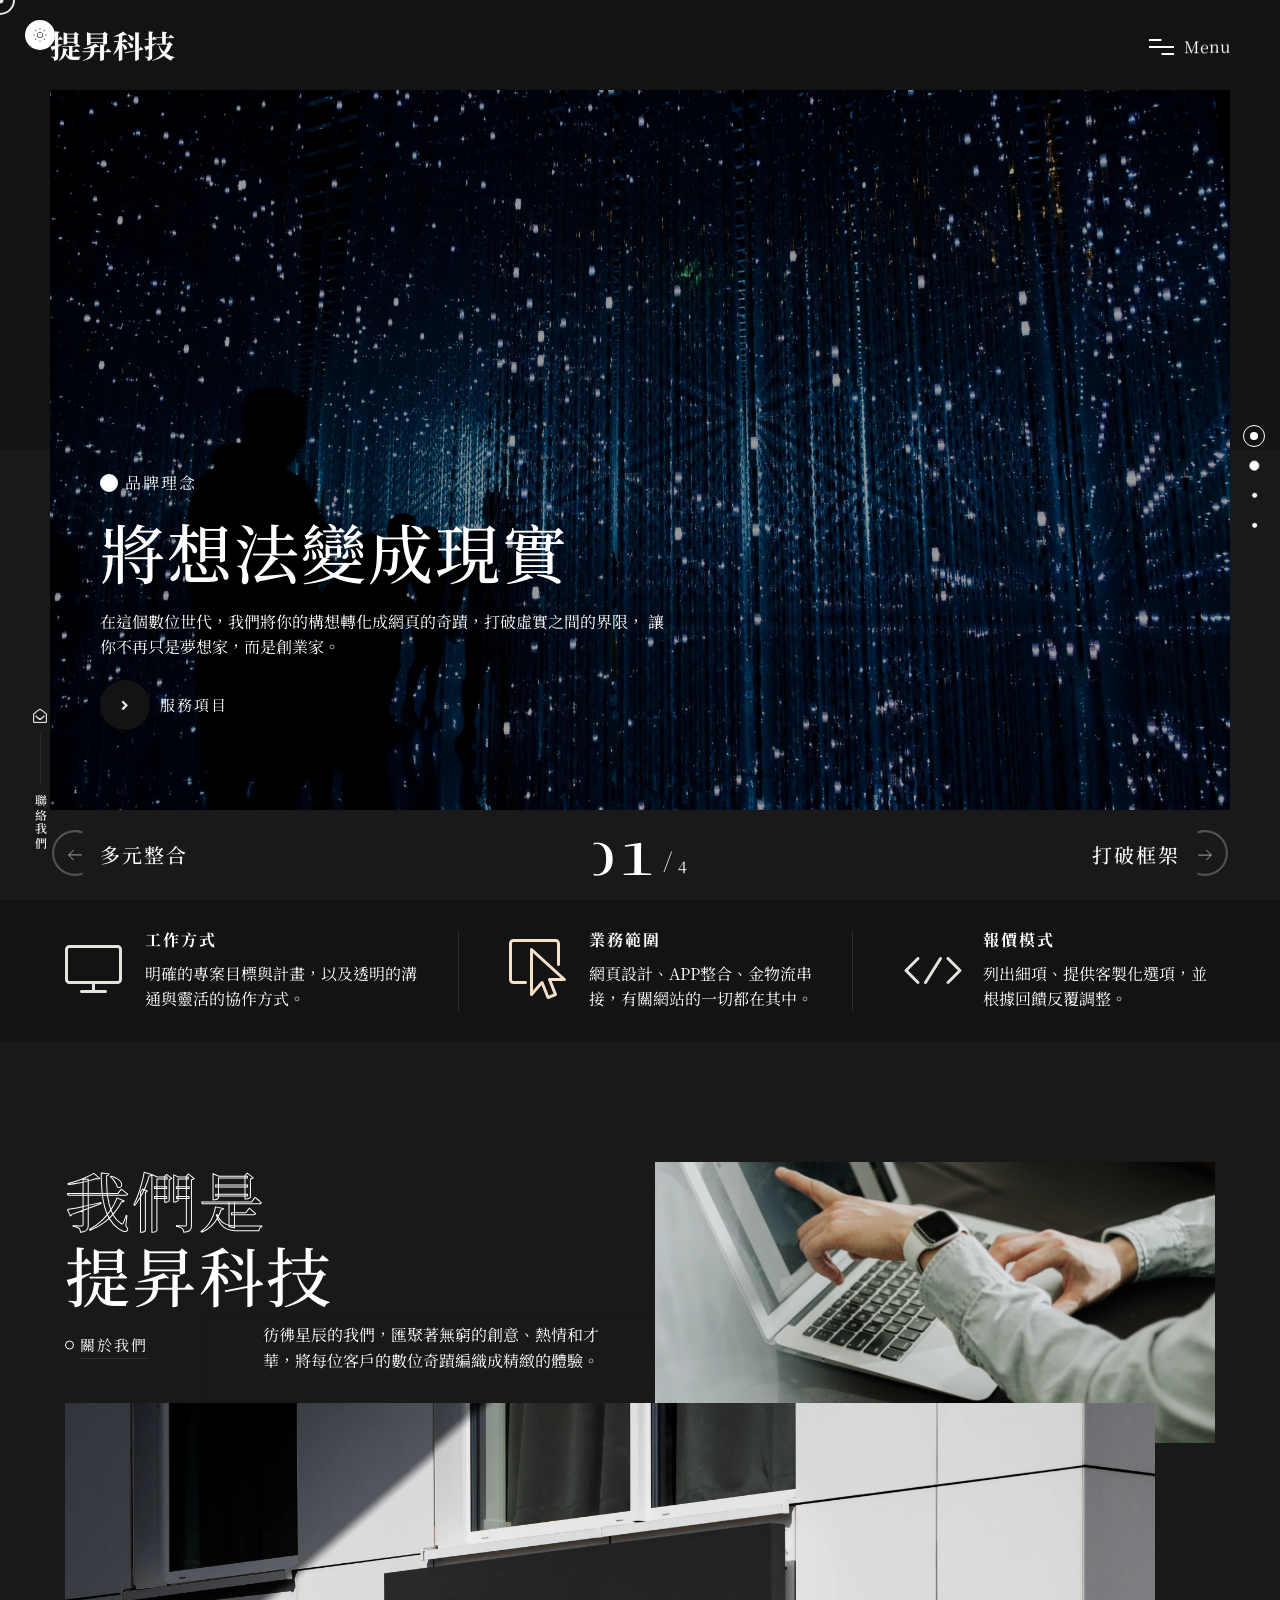
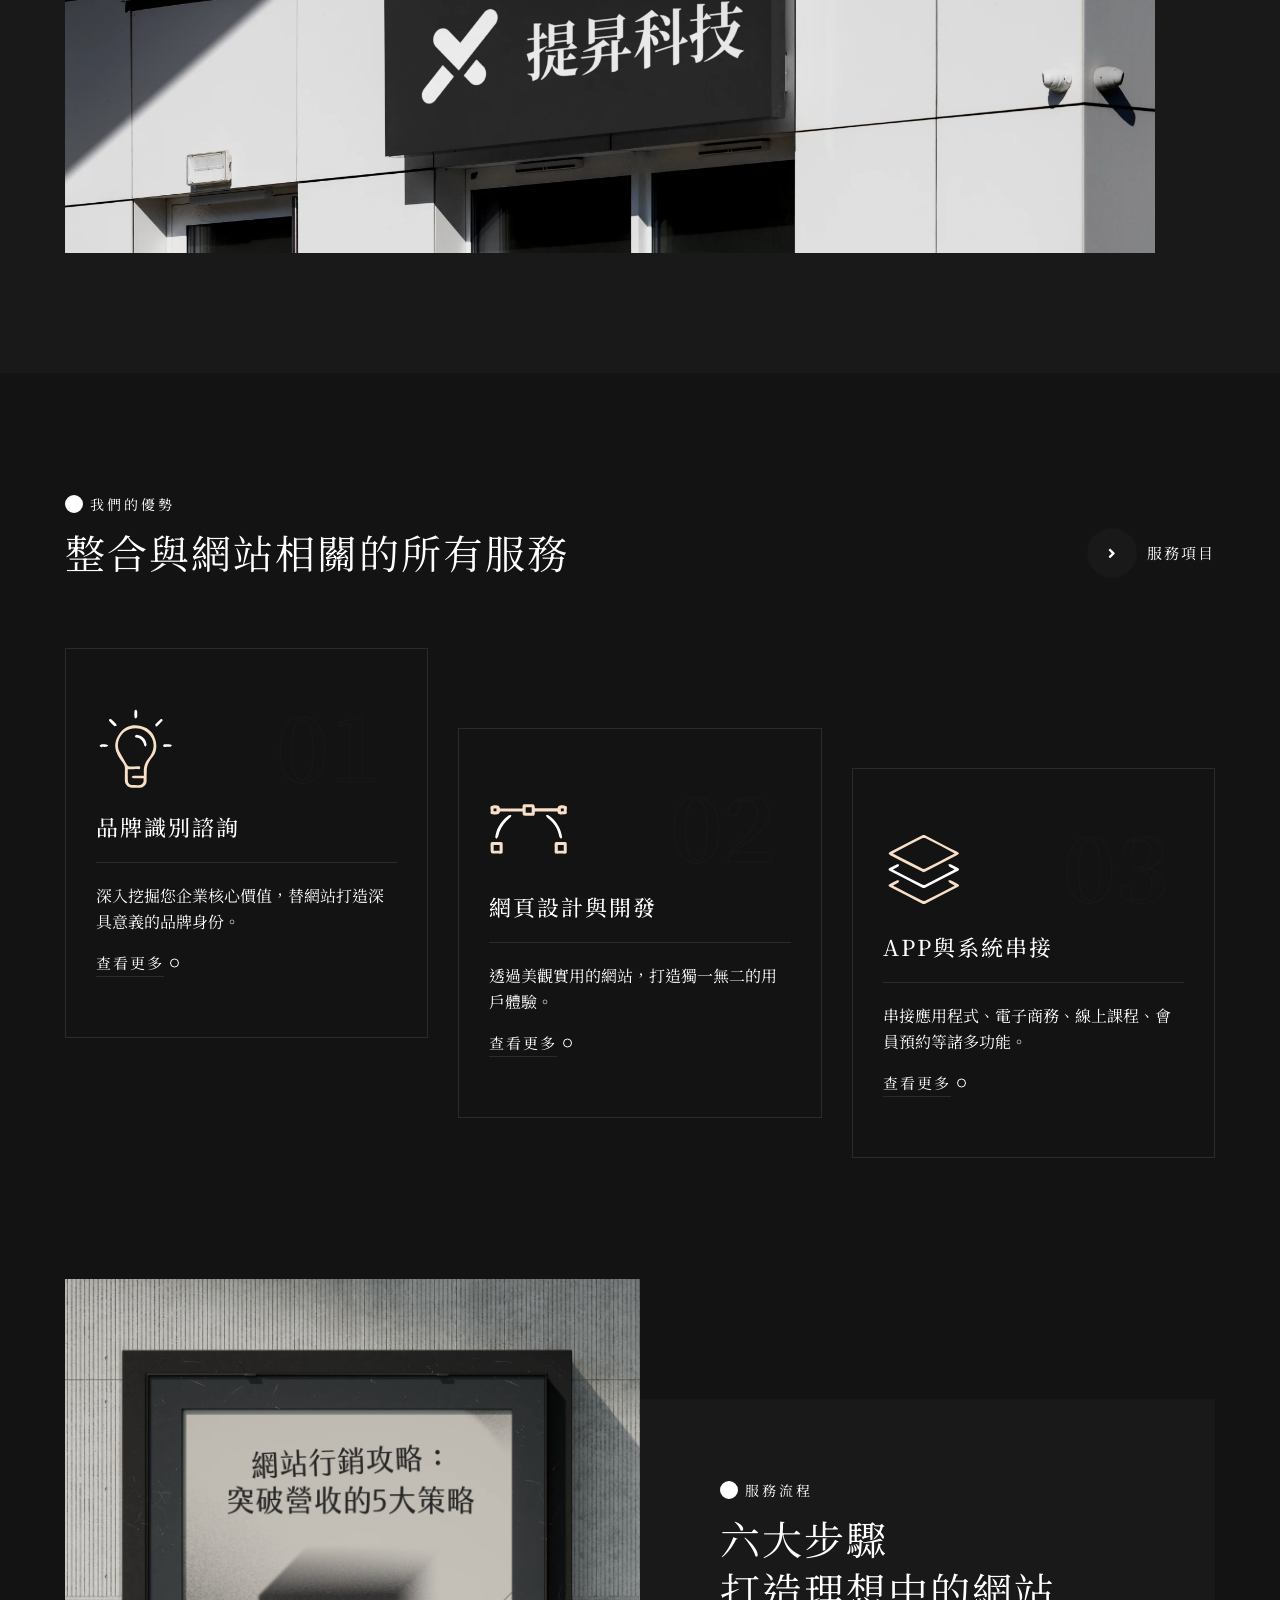
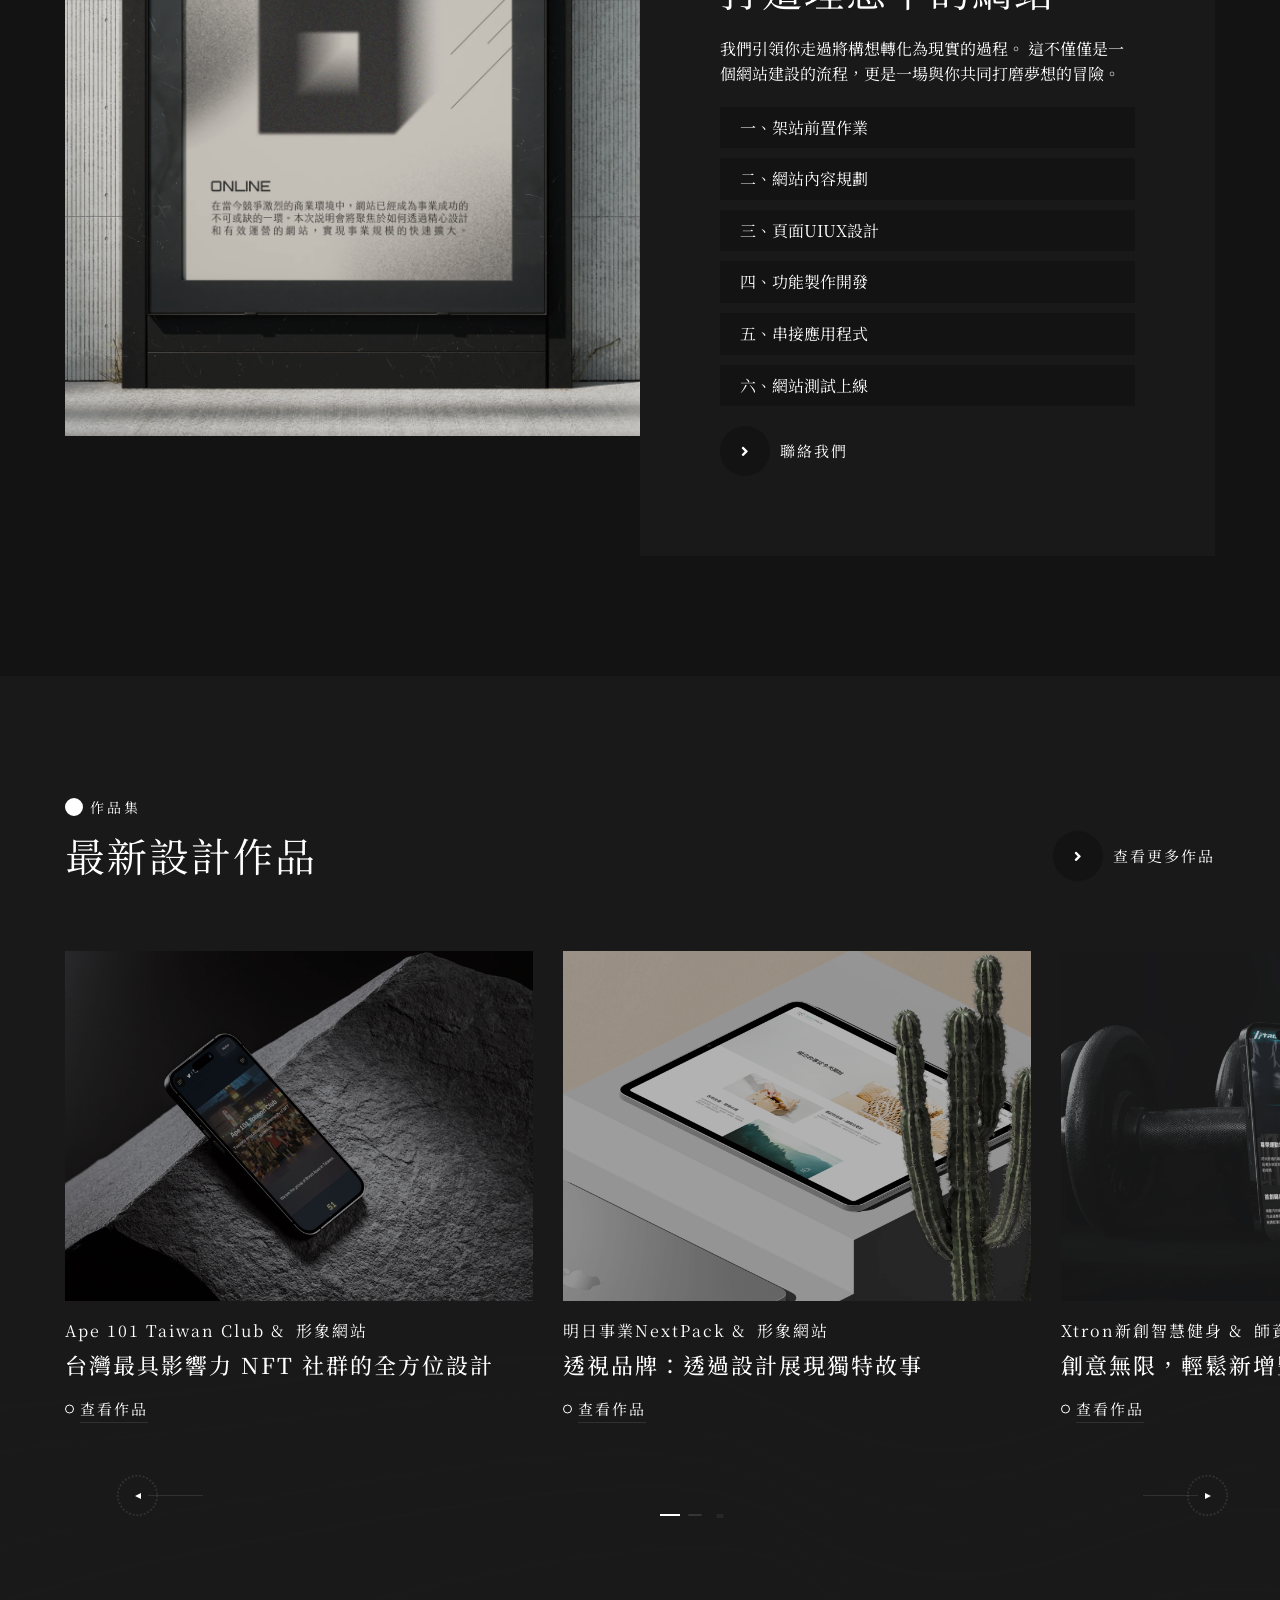
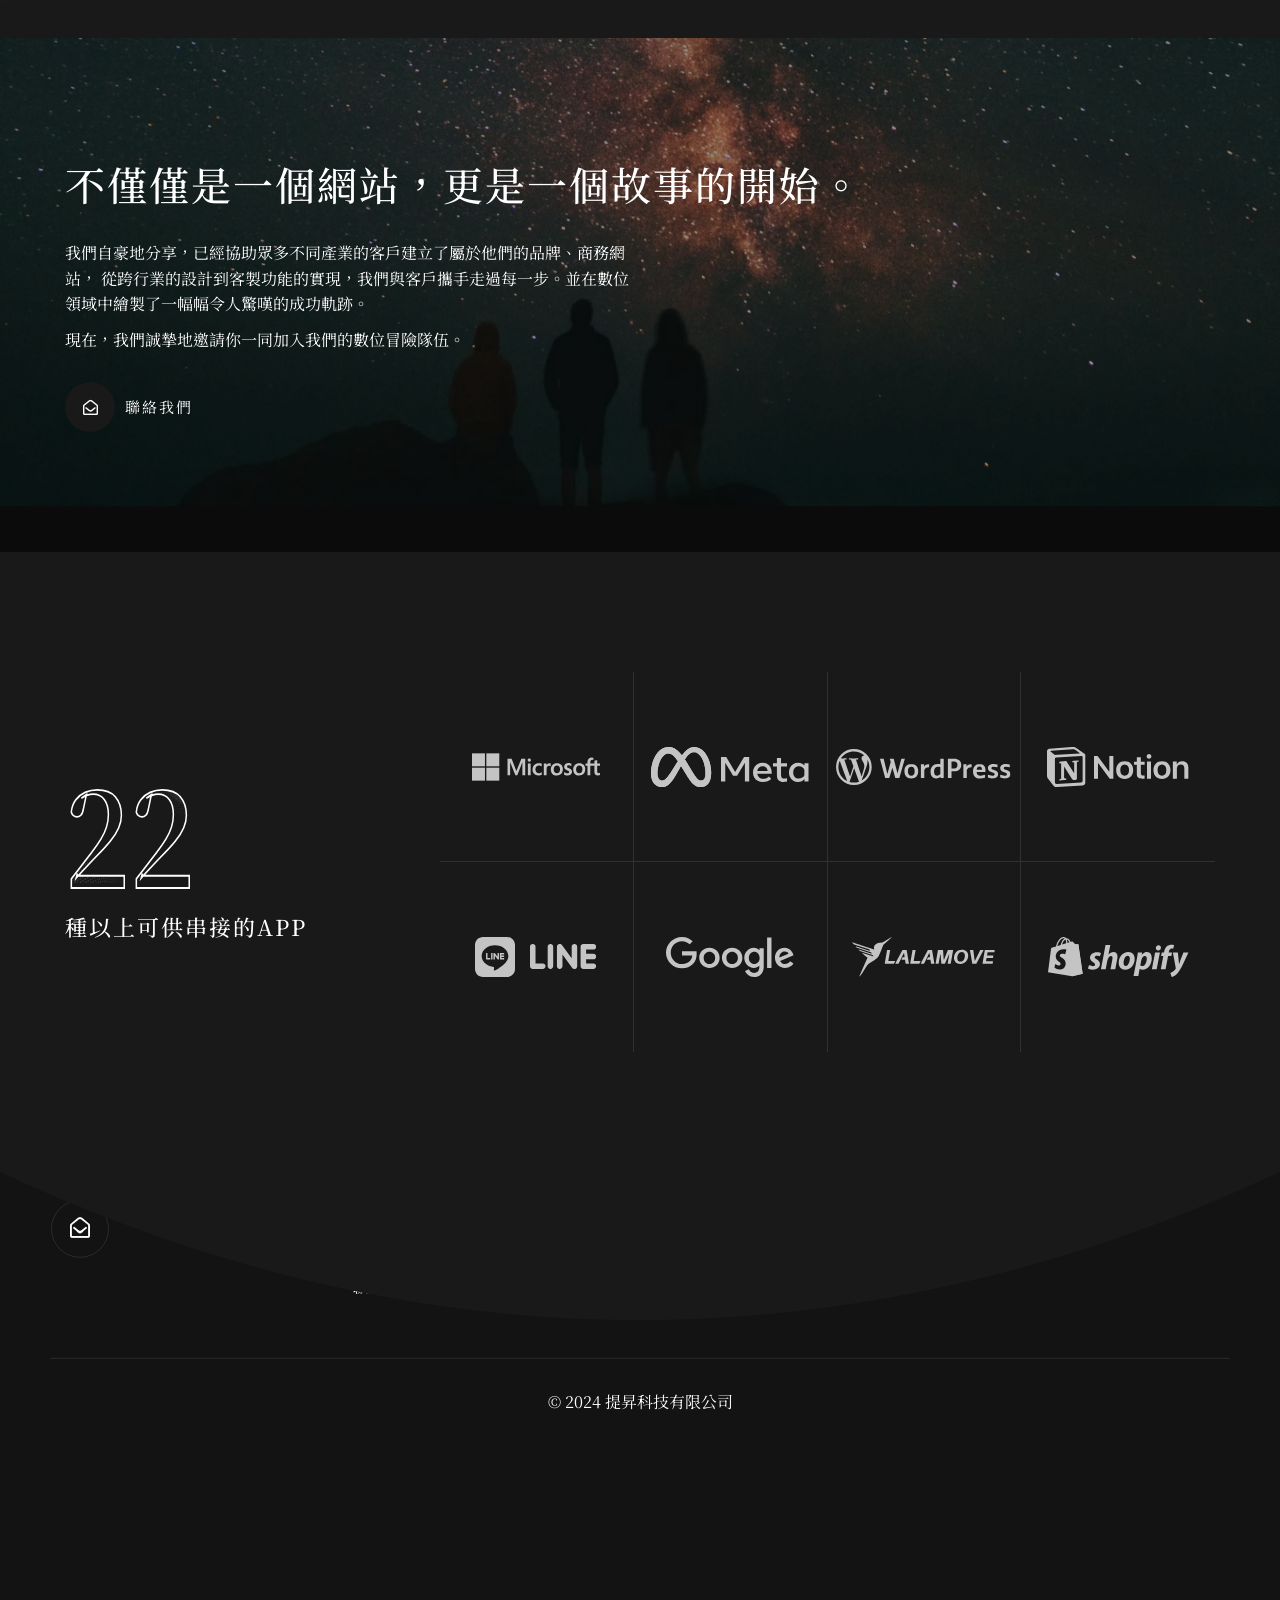
<file: index.html>
<!doctype html>
<html class="no-js" lang="">

<head>
    <meta charset="utf-8">
    <meta name="description" content="我們以整合網站與應用程式為基礎，打造一個全方位的數位生態系統，協助客戶開拓領域，自由自在地掌控自己的事業。">
    <meta name="viewport" content="width=device-width, initial-scale=1">

    <link rel="icon" href="assets/img/logo-32x32.png" sizes="32x32"/>
    <link rel="icon" href="assets/img/logo-192x192.png" sizes="192x192"/>

    <title>提昇科技 | 透過網站，將想法變成現實</title>

    <link href="assets/css/plugins.css" rel="stylesheet"/>
    <link rel="stylesheet" href="assets/css/style.css">
      <!-- 載入字體 -->
    <link href="https://fonts.googleapis.com/css?family=Noto+Serif+TC:200,300,regular,500,600,700,900" rel="stylesheet" />

</head>

<body class="v-dark dsn-ajax">



<!-- ==========Start Preloader ========== -->
<div id="dsn_preloader" class="preloader"> 
    
    <div class="dsnload p-absolute">
        <span class="dsnload__row">
            <span class="dsnload__img">
            <img src="assets/img/logo-light.png" class="logo-dark" alt="提昇科技TimTech" decoding="async" loading="lazy"/>
            <img src="assets/img/logo.png" class="logo-light" alt="提昇科技TimTech" decoding="async" loading="lazy"/>
            </span>
        </span>
        <span class="dsnload__row dsnload__row--sibling">
            <span class="dsnload__img">
                 <img src="assets/img/logo-light.png" class="logo-dark" alt="提昇科技TimTech" decoding="async" loading="lazy"/>
            <img src="assets/img/logo.png" class="logo-light" alt="提昇科技TimTech" decoding="async" loading="lazy"/>
            </span>
        </span>
        <span class="dsnload__row dsnload__row--sibling">
            <span class="dsnload__img">
                <img src="assets/img/logo-light.png" class="logo-dark" alt="提昇科技TimTech" decoding="async" loading="lazy"/>
            <img src="assets/img/logo.png" class="logo-light" alt="提昇科技TimTech" decoding="async" loading="lazy"/>
            </span>
        </span>
        <span class="dsnload__row dsnload__row--sibling">
            <span class="dsnload__img">
               <img src="assets/img/logo-light.png" class="logo-dark" alt="提昇科技TimTech" decoding="async" loading="lazy"/>
            <img src="assets/img/logo.png" class="logo-light" alt="提昇科技TimTech" decoding="async" loading="lazy"/>
            </span>
        </span>


    </div>
    <svg width="100%" height="100%" viewBox="0 0 100 100" class="v-middle" preserveAspectRatio="xMinYMin meet"
         fill="none">
        <linearGradient id="linearColors" x1="0" y1="0" x2="1" y2="1">
            <stop offset="0%" stop-color="var(--theme-color)"></stop>
            <stop offset="50%" stop-color="var(--border-color)"></stop>
            <stop offset="100%" stop-color="var(--assistant-color)"></stop>
        </linearGradient>
        <path class="dsn-progress-path" d="M50,1 a49,49 0 0,1 0,98 a49,49 0 0,1 0,-98"/>
    </svg>
    <div class="loading-circle v-middle">
        <p class="loading-count v-middle">0</p>
    </div>

    <span class="loading-text text-uppercase mt-30 dsn-container">載入中...</span>
    <div class="bg-load background-section d-flex align-items-end">
        <svg class="dsn-separator-bottom dsn-icon-assistant-color" width="100%" height="100%" viewBox="0 0 100 10"
             preserveAspectRatio="none">
            <path class="path-anim separator__path" data-dsn-to="M 0 0 C 40 0 55 0 100 0 L 0 0 Z"
                  vector-effect="non-scaling-stroke" d="M 0 0 C 40 16 75 10 100 0 L 0 0 Z"></path>
        </svg>
    </div>

</div>
<!-- ==========End Preloader ========== -->


<main id="main_root" class="main-root">

    <!-- ========== Menu ========== -->
    <header id="site_menu_header" class="site-header  dsn-container d-none dsn-hamburger">
        <div class="main-logo">
            <a href="index.html" data-dsn-text="提昇科技" class="custom-logo-link main-brand effect-ajax" rel="home"
            aria-current="page">
                <img src="assets/img/logo-light.png" class="custom-logo logo-light" alt="提昇科技TimTech"/>
                <img src="assets/img/logo.png" class="custom-logo logo-dark" alt="提昇科技TimTech"/>
            </a>
        </div>
        <nav class="main-navigation ">
            <div class="menu-cover-title header-container dsn-container">MENU</div>
            <ul id="dsn-primary-list" class="primary-nav h2">
                <li class="nav-item has-sub-menu">
                    <a title="Home" href="index.html">
                        <span class="overflow ">首頁</span>
                    </a>
                </li>
                
                <li class="nav-item ">
                    <a title="About" href="about-us.html">
                        <span class="overflow">關於我們</span>
                    </a>
                </li>

                <li class="nav-item ">
                    <a title="Service" href="service.html" >
                        <span class="overflow">服務項目</span>
                    </a>
                </li>

                <li class="nav-item has-sub-menu">
                    <a title="Portfolio" href="portfolio.html">
                        <span class="overflow ">作品展示</span>
                    </a>
                </li>

                <!-- <li class="nav-item has-sub-menu">
                    <a title="News" href="news.html">
                        <span class="overflow ">最新消息</span>
                    </a>
                </li> -->

                <li class="nav-item ">
                    <a title="Contact" href="contact.html">
                        <span class="overflow">聯絡我們</span>
                    </a>
                </li>
            </ul>
            <div class="container-content  d-flex flex-column justify-content-center section-margin">
                <div class="nav__info">
                    <div class="nav-content">
                        <h5 class="sm-title-block mb-10">公司地址</h5>
                        臺中市西區大忠南街118號10F之2

                    </div>
                    <div class="nav-content mt-30">
                        <h5 class="sm-title-block mb-10">聯絡方式</h5>
                        <p class="links over-hidden mb-1">
                            <a class="link-hover d-block" href="tel:+886975307915" data-hover-text="+886 975307915">+886 975307915</a>
                        </p>
                        <p class="links over-hidden"><a class="link-hover" href="mailto:service@timtech.tw"
                                                        data-hover-text="service@timtech.tw">service@timtech.tw</a></p>

                    </div>
                </div>
            </div>
        </nav>
        <div id="navbar_toggle" class="navbar-toggle">
            <div class="toggle-icon">
                <div class="toggle-line"></div>
                <div class="toggle-line"></div>
                <div class="toggle-line"></div>
            </div>
            <div class="toggle-text">
                <div class="text-menu">Menu</div>
                <div class="text-open">Open</div>
                <div class="text-close">Close</div>
            </div>
        </div>
        <div class="bg-load background-main"></div>

        <svg width="100%" height="100%" viewBox="0 0 100 100" preserveAspectRatio="none"
            class="bg-load dsn-svg-transition">
            <path vector-effect="non-scaling-stroke" d="M 0 100 V 100 Q 50 100 100 100 V 100 z"/>
        </svg>

    </header>
    <!-- ========== End Menu ========== -->

    <div id="dsn-scrollbar">
        <!-- ========== Slider Parallax 首頁section1 ========== -->
        <header class="v-dark-head dsn-section-padding dsn-header-animation">
            <div class="main-slider v-dark-head-mobile has-horizontal  active-nav-slider dsn-webgl has-paginate"
                 data-dsn-webgl='{"displacement" : "assets/img/displacement/8.jpg"}'
                 data-dsn-option='{"direction":"horizontal","allowTouchMove":true,"watchSlidesProgress":true,"grabCursor":true,"mousewheel":false}'>


                <div class="content-slider slide-inner h-100 over-hidden">
                    <div class="bg-container p-absolute  dsn-hero-parallax-img  w-100 h-100 z-index-1 dsn-hero-parallax-img">
                        <div class="swiper-container h-100">
                            <div class="swiper-wrapper">
                                <div class="slide-item swiper-slide over-hidden">
                                    <div class="image-bg cover-bg w-100 h-100 before-z-index" data-overlay="4">
                                        <img class="cover-bg-img dsn-swiper-parallax-transform"
                                             src="assets/img/home/ideas-into-reality.webp" alt=""
                                             data-dsn-position="50% 50%"/>
                                    </div>
                                    <div class="slide-content p-absolute">
                                        <div class="p-relative head-meta swiper-animate-head  d-flex justify-content-between mb-20">
                                            <div class="circle-before metas mb-10">
                                                <span>品牌理念</span>
                                            </div>
                                        </div>
                                        <h2 class="title has-box-mod p-relative">
                                            <a href="service.html" data-dsn-split="chars" class="effect-ajax"
                                               data-dsn-ajax="slider">
                                                將想法變成現實
                                            </a>
                                        </h2>
                                        <p class="description swiper-animate-head max-w570 mt-20">
                                            在這個數位世代，我們將你的構想轉化成網頁的奇蹟，打破虛實之間的界限，
                                            讓你不再只是夢想家，而是創業家。
                                        </p>
                                        <div class="d-flex mt-20 dsn-def-btn dsn-border-style">
                                            <a class="mr-15 dsn-btn dsn-border border-color-default background-main has-icon-left"
                                               href="service.html"
                                               data-dsn-ajax="slider" data-dsn="parallax">
                                <span class="dsn-icon dsn-bg-before btn-icon-left heading-color z-index-1">
                                    <i class="fas fa-angle-right"></i>
                                </span>
                                                <span class="title-btn p-relative  z-index-1 heading-color">
                                    服務項目
                                </span>
                                            </a>
                                        </div>
                                    </div>
                                </div>
                                <div class="slide-item swiper-slide over-hidden">
                                    <div class="image-bg cover-bg w-100 h-100 before-z-index" data-overlay="3">
                                        <img class="cover-bg-img dsn-swiper-parallax-transform"
                                             src="assets/img/home/Breaking-the-frame.webp" alt=""
                                             data-dsn-position="50% 50%"/>
                                    </div>
                                    <div class="slide-content p-absolute">
                                        <div class="p-relative head-meta swiper-animate-head  d-flex justify-content-between mb-20">
                                            <div class="circle-before metas mb-10">
                                                <span>品牌特色</span>
                                            </div>
                                        </div>
                                        <h2 class="title has-box-mod p-relative">
                                            <a href="portfolio.html" data-dsn-split="chars" class="effect-ajax"
                                               data-dsn-ajax="slider">
                                               打破框架
                                            </a>
                                        </h2>
                                        <p class="description swiper-animate-head max-w570 mt-20">
                                            我們將你的概念昇華為視覺的饗宴，讓設計不僅是靜態的美，更是動態的生命。
                                            創新將注入每一個像素，打破傳統的界限，讓設計在數位世界中舞動。
                                        </p>
                                        <div class="d-flex mt-20 dsn-def-btn dsn-border-style">
                                            <a class="mr-15 dsn-btn dsn-border border-color-default background-main has-icon-left"
                                               href="portfolio.html"
                                               data-dsn-ajax="slider" data-dsn="parallax">
                                <span class="dsn-icon dsn-bg-before btn-icon-left heading-color z-index-1">
                                    <i class="fas fa-angle-right"></i>
                                </span>
                                                <span class="title-btn p-relative  z-index-1 heading-color">
                                    查看作品集
                                </span>
                                            </a>
                                        </div>
                                    </div>
                                </div>
                                <div class="slide-item swiper-slide over-hidden">
                                    <div class="image-bg cover-bg w-100 h-100 before-z-index" data-overlay="2">
                                        <img class="cover-bg-img dsn-swiper-parallax-transform"
                                             src="assets/img/home/Infinite-possibilities.webp" alt=""
                                             data-dsn-position="50% 50%"/>
                                    </div>
                                    <div class="slide-content p-absolute">
                                        <div class="p-relative head-meta swiper-animate-head  d-flex justify-content-between mb-20">
                                            <div class="circle-before metas mb-10">

                                                <span>品牌特色</span>

                                            </div>
                                        </div>
                                        <h2 class="title has-box-mod p-relative">
                                            <a href="portfolio.html" data-dsn-split="chars" class="effect-ajax"
                                               data-dsn-ajax="slider">
                                               無限可能
                                            </a>
                                        </h2>
                                        <p class="description swiper-animate-head max-w570 mt-20">
                                            我們以靈活的程式設計和創新的技術手段，捕捉每一個功能的精髓，
                                            不再被框架限制，而是擁有無盡的可能性，讓你的網站成為一個實用而強大的工具。
                                        </p>
                                        <div class="d-flex mt-20 dsn-def-btn dsn-border-style">
                                            <a class="mr-15 dsn-btn dsn-border border-color-default background-main has-icon-left"
                                               href="portfolio.html"
                                               data-dsn-ajax="slider" data-dsn="parallax">
                                <span class="dsn-icon dsn-bg-before btn-icon-left heading-color z-index-1">
                                    <i class="fas fa-angle-right"></i>
                                </span>
                                                <span class="title-btn p-relative  z-index-1 heading-color">
                                    查看作品集
                                </span>
                                            </a>
                                        </div>
                                    </div>
                                </div>
                                <div class="slide-item swiper-slide over-hidden">
                                    <div class="image-bg cover-bg w-100 h-100 before-z-index" data-overlay="2">
                                        <img class="cover-bg-img dsn-swiper-parallax-transform"
                                             src="assets/img/home/integration.webp" alt=""
                                             data-dsn-position="50% 50%"/>
                                    </div>
                                    <div class="slide-content p-absolute">
                                        <div class="p-relative head-meta swiper-animate-head  d-flex justify-content-between mb-20">
                                            <div class="circle-before metas mb-10">

                                                <span>品牌特色</span>
                                                
                                            </div>
                                        </div>
                                        <h2 class="title has-box-mod p-relative">
                                            <a href="portfolio.html" data-dsn-split="chars" class="effect-ajax"
                                               data-dsn-ajax="slider">
                                                多元整合
                                            </a>
                                        </h2>
                                        <p class="description swiper-animate-head max-w570 mt-20">
                                            從概念到結合，從結合到共生，我們深入了解每個應用的獨特之處，
                                            以智慧的整合方式，讓你的網站成為一個無縫協同的平台。
                                        </p>

                                        <div class="d-flex mt-20 dsn-def-btn dsn-border-style">
                                            <a class="mr-15 dsn-btn dsn-border border-color-default background-main has-icon-left"
                                               href="portfolio.html"
                                               data-dsn-ajax="slider" data-dsn="parallax">
                                <span class="dsn-icon dsn-bg-before btn-icon-left heading-color z-index-1">
                                    <i class="fas fa-angle-right"></i>
                                </span>
                                                <span class="title-btn p-relative  z-index-1 heading-color">
                                    查看作品集
                                </span>
                                            </a>
                                        </div>
                                    </div>
                                </div>
                                <!-- <div class="slide-item swiper-slide over-hidden">
                                    <div class="image-bg cover-bg w-100 h-100 before-z-index" data-overlay="4">
                                        <img class="cover-bg-img dsn-swiper-parallax-transform"
                                             src="assets/img/portfolio/project2/1.jpg" alt=""
                                             data-dsn-position="50% 50%"/>
                                    </div>
                                    <div class="slide-content p-absolute">
                                        <div class="p-relative head-meta swiper-animate-head  d-flex justify-content-between mb-20">
                                            <div class="circle-before metas mb-10">
                                                <span>Photography</span>
                                            </div>
                                        </div>
                                        <h2 class="title has-box-mod p-relative">
                                            <a href="project-2.html" data-dsn-split="chars" class="effect-ajax"
                                               data-dsn-ajax="slider">
                                                MEN FASHION
                                            </a>
                                        </h2>
                                        <p class="description swiper-animate-head max-w570 mt-20">
                                            Jaramillo Published June 15th 2022 Caption #1 Caption #2 Caption #3 How is
                                            your
                                            visual
                                            identity? we
                                        </p>

                                        <div class="d-flex mt-20 dsn-def-btn dsn-border-style">
                                            <a class="mr-15 dsn-btn dsn-border border-color-default background-main has-icon-left"
                                               href="project-2.html"
                                               data-dsn-ajax="slider" data-dsn="parallax">
                                <span class="dsn-icon dsn-bg-before btn-icon-left heading-color z-index-1">
                                    <i class="fas fa-angle-right"></i>
                                </span>
                                                <span class="title-btn p-relative  z-index-1 heading-color">
                                    VIEW CASE
                                </span>
                                            </a>
                                        </div>
                                    </div>
                                </div> -->

                                <!-- <div class="slide-item swiper-slide over-hidden">
                                    <div class="image-bg cover-bg w-100 h-100 before-z-index" data-overlay="4">
                                        <img class="cover-bg-img dsn-swiper-parallax-transform"
                                             src="assets/img/portfolio/project1/1.jpg" alt=""
                                             data-dsn-position="50% 50%"/>
                                    </div>
                                    <div class="slide-content p-absolute">
                                        <div class="p-relative head-meta swiper-animate-head  d-flex justify-content-between mb-20">
                                            <div class="circle-before metas mb-10">
                                                <span>CREATIVE</span>
                                                <span>-</span>
                                                <span>Photography</span>
                                            </div>
                                        </div>
                                        <h2 class="title has-box-mod p-relative">
                                            <a href="project-1.html" data-dsn-split="chars" class="effect-ajax"
                                               data-dsn-ajax="slider">
                                                VISIONAID
                                            </a>
                                        </h2>
                                        <p class="description swiper-animate-head max-w570 mt-20">
                                            Meet VisionAid™. Patents Pending. Wondour™ was tasked with creating a pair
                                            of
                                            electronic
                                            glasses that can help legally-blind and low-vision people
                                        </p>

                                        <div class="d-flex mt-20 dsn-def-btn dsn-border-style">
                                            <a class="mr-15 dsn-btn dsn-border border-color-default background-main has-icon-left"
                                               href="project-1.html"
                                               data-dsn-ajax="slider" data-dsn="parallax">
                                <span class="dsn-icon dsn-bg-before btn-icon-left heading-color z-index-1">
                                    <i class="fas fa-angle-right"></i>
                                </span>
                                                <span class="title-btn p-relative  z-index-1 heading-color">
                                    VIEW CASE
                                </span>
                                            </a>
                                        </div>
                                    </div>
                                </div> -->
                            </div>
                        </div>
                    </div>
                    <div class="dsn-container d-flex align-items-end dsn-slider-content dsn-hero-parallax-title"></div>
                </div>


                <div class="dsn-swiper-paginate">
                    <div class="swiper-pagination dsn-swiper-circle mr-30 ml-30 heading-color"></div>
                </div>

                <div class="control-nav w-100  d-flex dsn-container  align-items-center justify-content-between">
                    <div class="prev-paginate         dsn-paginate-arrow box-shadow"></div>


                    <div class="dsn-pagination p-relative d-flex align-items-end">
                        <span class="slider-current-index h2">01</span>
                        <span class="sm-title-block">/ </span><span
                            class="total sm-title-block"> 4</span>
                    </div>

                    <div class="next-paginate dsn-paginate-arrow box-shadow"></div>


                </div>


            </div>
        </header>
        <!-- ========== End Slider Parallax ========== -->


        <div id="page_wrapper" class="wrapper">

            <!-- ========== Service Icon Left ========== -->
            <div class="container icon-left pt-30 pb-30">
                <div class="d-grid grid-md-3 grid-sm-2 dsn-service" data-dsn-iconsize="60px">
                    <div class="service-item p-relative grid-item">
                        <div class="service-item-inner align-items-center number-item h-100">
                            <div class="dsn-icon">
                                <svg xmlns="http://www.w3.org/2000/svg" width="50" viewBox="0 0 20 20">
                                    <path d="M17.5 2h-16c-0.827 0-1.5 0.673-1.5 1.5v10c0 0.827 0.673 1.5 1.5 1.5h7.5v2h-3.5c-0.276 0-0.5 0.224-0.5 0.5s0.224 0.5 0.5 0.5h8c0.276 0 0.5-0.224 0.5-0.5s-0.224-0.5-0.5-0.5h-3.5v-2h7.5c0.827 0 1.5-0.673 1.5-1.5v-10c0-0.827-0.673-1.5-1.5-1.5zM18 13.5c0 0.276-0.224 0.5-0.5 0.5h-16c-0.276 0-0.5-0.224-0.5-0.5v-10c0-0.276 0.224-0.5 0.5-0.5h16c0.276 0 0.5 0.224 0.5 0.5v10z"></path>
                                </svg>
                            </div>
                            <div class="service-content p-relative">
                                <h4 class="service_title  sm-title-block text-upper"><b>工作方式</b></h4>
                                <p class="service_description mt-10 max-w570 dsn-auto">
                                    明確的專案目標與計畫，以及透明的溝通與靈活的協作方式。
                                </p>
                            </div>
                        </div>
                    </div>
                    <div class="service-item p-relative grid-item border-left dsn-icon-theme-color">
                        <div class="service-item-inner align-items-center number-item h-100">
                            <div class="dsn-icon">
                                <svg xmlns="http://www.w3.org/2000/svg" width="50" viewBox="0 0 20 20">
                                    <path d="M5.5 15h-4c-0.827 0-1.5-0.673-1.5-1.5v-12c0-0.827 0.673-1.5 1.5-1.5h14c0.827 0 1.5 0.673 1.5 1.5v7c0 0.276-0.224 0.5-0.5 0.5s-0.5-0.224-0.5-0.5v-7c0-0.276-0.224-0.5-0.5-0.5h-14c-0.276 0-0.5 0.224-0.5 0.5v12c0 0.276 0.224 0.5 0.5 0.5h4c0.276 0 0.5 0.224 0.5 0.5s-0.224 0.5-0.5 0.5z"></path>
                                    <path d="M13 20c-0.198 0-0.386-0.119-0.464-0.314l-1.697-4.242-2.963 3.386c-0.137 0.157-0.357 0.212-0.552 0.139s-0.324-0.26-0.324-0.468v-15c0-0.198 0.117-0.377 0.298-0.457s0.392-0.046 0.539 0.087l11 10c0.153 0.139 0.205 0.358 0.13 0.55s-0.26 0.32-0.466 0.32h-4.261l1.726 4.314c0.103 0.256-0.022 0.547-0.279 0.65l-2.5 1c-0.061 0.024-0.124 0.036-0.186 0.036zM11 14c0.028 0 0.056 0.002 0.084 0.007 0.172 0.029 0.315 0.146 0.38 0.307l1.814 4.536 1.572-0.629-1.814-4.536c-0.062-0.154-0.043-0.329 0.050-0.466s0.248-0.22 0.414-0.22h3.707l-9.207-8.37v12.539l2.624-2.999c0.096-0.109 0.233-0.171 0.376-0.171z"></path>
                                </svg>
                            </div>
                            <div class="service-content p-relative">
                                <h4 class="service_title  sm-title-block text-upper"><b>業務範圍</b></h4>
                                <p class="service_description mt-10 max-w570 dsn-auto">
                                    網頁設計、APP整合、金物流串接，有關網站的一切都在其中。
                                </p>
                            </div>
                        </div>
                    </div>
                    <div class="service-item p-relative border-left grid-item">
                        <div class="service-item-inner align-items-center number-item h-100">
                            <div class="dsn-icon">
                                <svg xmlns="http://www.w3.org/2000/svg" width="50" viewBox="0 0 20 20">
                                    <path d="M5 15c-0.128 0-0.256-0.049-0.354-0.146l-4-4c-0.195-0.195-0.195-0.512 0-0.707l4-4c0.195-0.195 0.512-0.195 0.707 0s0.195 0.512 0 0.707l-3.646 3.646 3.646 3.646c0.195 0.195 0.195 0.512 0 0.707-0.098 0.098-0.226 0.146-0.354 0.146z"></path>
                                    <path d="M15 15c-0.128 0-0.256-0.049-0.354-0.146-0.195-0.195-0.195-0.512 0-0.707l3.646-3.646-3.646-3.646c-0.195-0.195-0.195-0.512 0-0.707s0.512-0.195 0.707 0l4 4c0.195 0.195 0.195 0.512 0 0.707l-4 4c-0.098 0.098-0.226 0.146-0.354 0.146z"></path>
                                    <path d="M7.5 15c-0.091 0-0.182-0.025-0.265-0.076-0.234-0.146-0.305-0.455-0.159-0.689l5-8c0.146-0.234 0.455-0.305 0.689-0.159s0.305 0.455 0.159 0.689l-5 8c-0.095 0.152-0.258 0.235-0.424 0.235z"></path>
                                </svg>
                            </div>
                            <div class="service-content p-relative">
                                <h4 class="service_title  sm-title-block text-upper"><b>報價模式</b></h4>
                                <p class="service_description mt-10 max-w570 dsn-auto">
                                    列出細項、提供客製化選項，並根據回饋反覆調整。
                                </p>
                            </div>
                        </div>
                    </div>
                </div>
            </div>
            <!-- ========== End Service Icon Left ========== -->

            <!-- ========== About Section One ========== -->
            <section class="about-section about-one p-relative section-padding background-section">
                <div class="p-relative container">
                    <div class="bg-mask background-main w-70 h-55 v-middle background-section"></div>
                    <div class="d-grid grid-md-2">
                        <div class="box-info">
                            <h2 class="title">
                        <span class="letter-stroke d-block"
                              data-dsn-animation='{"from":{"paddingLeft":"10%"},"to":{"paddingLeft":"20%"},"responsive":["tablet","desktop"]}'>
                            我們是
                        </span>
                                <span>提昇科技</span>
                            </h2>
                            <div class="d-grid grid-half-1 align-items-center mt-10">
                                <div class="dsn-def-btn dsn-hover-icon ">
                                    <a class="dsn-btn background-main effect-ajax has-icon-left"
                                       href="about-us.html" data-dsn-text="關於我們"
                                       data-dsn="parallax">
                            <span class="dsn-icon dsn-bg-before btn-icon-left heading-color z-index-1">
                                <i class="fas fa-angle-right"></i>
                            </span>
                                        <span class="title-btn p-relative  z-index-1 heading-color">關於我們</span>
                                    </a>
                                </div>
                                <div class="p-large text-left">
                                    <p class="max-w350">
                                        彷彿星辰的我們，匯聚著無窮的創意、熱情和才華，將每位客戶的數位奇蹟編織成精緻的體驗。
                                    </p>
                                </div>
                            </div>


                        </div>
                        <div class="box-img">
                            <img decoding="async" class="cover-bg-img" src="assets/img/home/timtech-meeting.webp" title="" alt="">
                        </div>
                    </div>
                    <div class="p-relative box-img-bottom hv-50">
                        <img class="cover-bg-img" decoding="async" src="assets/img/home/logo-sign.webp" title="" alt="">
                    </div>
                </div>


            </section>
            <!-- ========== End About Section One ========== -->

            <!-- ========== Service ========== -->
            <div class="container section-margin">
                <div class="section-title mb-70 d-grid grid-md-2 ">
                    <div class=" d-flex">
                        <div class="sub-section-title ">
                            <p class="description d-inline-block p-relative circle-before mb-10">
                                <span>我們的優勢</span>
                            </p>
                            <span class="title-h2 title-block-lg d-block heading-color">
                        <span>整合與網站相關的所有服務</span>
                    </span>
                        </div>
                    </div>
                    <div class="dsn-def-btn dsn-icon-heading-color align-self-end justify-self-end">
                        <a class="dsn-btn dsn-border border-color-default  background-section effect-ajax effect-ajax  move-circle has-icon-left"
                           href="service.html" data-dsn-text="服務項目"
                           data-dsn="parallax"> <span
                                class="dsn-icon dsn-bg-before btn-icon-left heading-color z-index-1"><i
                                class="fas fa-angle-right"></i></span> <span
                                class="title-btn p-relative  z-index-1 heading-color">服務項目</span> </a>
                    </div>
                </div>
                <div class="list-with-number icon-top dsn-icon-theme-color">
                    <div class="dsn-service d-grid grid-lg-3 grid-sm-2 dsn-masonry-grid dsn-masonry-grid-2 dsn-isotope "
                         data-dsn-iconsize="80px">

                        <div class="dsn-up service-item p-relative grid-item style-box">
                            <div class="service-item-inner border-style number-item h-100">
                                <div class="dsn-icon">
                                    <svg xmlns="http://www.w3.org/2000/svg" xmlns:xlink="http://www.w3.org/1999/xlink"
                                         id="Layer_1" x="0px" y="0px" width="50px" height="50px" viewBox="0 0 50 50"
                                         xml:space="preserve"><g>	<path fill-rule="evenodd" clip-rule="evenodd"
                                                                           d="M18.072,40.553c0-0.932-0.062-1.868,0.013-2.794  c0.146-1.81-0.475-3.234-1.633-4.647c-1.268-1.547-2.404-3.274-3.239-5.089c-2.214-4.811-1.168-9.314,1.994-13.308  c3.294-4.164,7.795-5.363,12.816-4.145c5.08,1.233,8.364,4.637,9.375,9.721c0.67,3.365,0.388,6.819-2.079,9.689  c-0.868,1.011-1.687,2.122-2.249,3.318c-0.621,1.318-1.179,2.764-1.305,4.193c-0.222,2.52-0.048,5.071-0.133,7.605  c-0.068,2.067-2.064,4.004-4.106,4.059c-1.696,0.045-3.395,0.022-5.093,0.01c-2.438-0.018-4.307-1.811-4.394-4.262  c-0.052-1.448-0.009-2.9-0.009-4.351C18.044,40.553,18.058,40.553,18.072,40.553z M29.94,41.686c0-1.752-0.168-3.318,0.051-4.828  c0.194-1.339,0.652-2.706,1.297-3.897c0.728-1.344,1.849-2.469,2.705-3.752c3.775-5.662,2.175-12.419-3.692-15.824  c-4.225-2.452-9.512-1.524-12.7,1.058c-2.954,2.392-5.222,7.669-3.05,12.026c0.78,1.565,1.752,3.034,2.618,4.558  c0.761,1.339,1.444,2.724,2.27,4.019c0.262,0.412,0.863,0.845,1.318,0.856c1.754,0.044,3.512-0.096,5.27-0.13  c0.693-0.015,1.626-0.207,1.623,0.894c-0.003,1.088-0.926,0.904-1.626,0.908c-2.005,0.013-4.01,0.005-6.139,0.005  c0,2.522-0.13,5.002,0.05,7.458c0.103,1.41,0.977,2.499,2.635,2.528c1.346,0.024,2.692,0.075,4.039,0.059  c2.395-0.029,3.558-1.525,3.075-4.293c-2.051,0-4.161,0.048-6.266-0.036c-0.464-0.018-0.91-0.496-1.364-0.763  c0.47-0.281,0.931-0.785,1.412-0.807C25.527,41.633,27.596,41.686,29.94,41.686z"></path>	<path
                                            fill-rule="evenodd" clip-rule="evenodd"
                                            style="--dsn-color-icon : var(--heading-color)"
                                            d="M12.989,10.347c-0.546,0.164-1.233,0.569-1.437,0.398  C10.38,9.76,9.294,8.665,8.257,7.536C8.094,7.359,8.201,6.679,8.414,6.484c0.216-0.197,0.87-0.252,1.07-0.074  c1.073,0.952,2.07,1.99,3.078,3.015C12.695,9.56,12.735,9.785,12.989,10.347z"></path>	<path
                                            fill-rule="evenodd" clip-rule="evenodd"
                                            style="--dsn-color-icon : var(--heading-color)"
                                            d="M37.373,10.994c-0.099-0.492-0.441-1.185-0.246-1.411  c1.004-1.159,2.125-2.219,3.264-3.25c0.158-0.143,0.743-0.042,0.94,0.146c0.202,0.194,0.346,0.792,0.214,0.937  c-1.069,1.167-2.205,2.273-3.336,3.383C38.117,10.89,37.918,10.873,37.373,10.994z"></path>	<path
                                            fill-rule="evenodd" clip-rule="evenodd"
                                            style="--dsn-color-icon : var(--heading-color)"
                                            d="M25.748,3.132c-0.001,0.618,0.112,1.265-0.041,1.842  c-0.103,0.389-0.58,0.678-0.889,1.013c-0.276-0.315-0.765-0.613-0.792-0.947c-0.096-1.227-0.11-2.473,0.001-3.697  c0.033-0.363,0.578-0.679,0.888-1.017c0.277,0.37,0.69,0.704,0.799,1.119C25.854,1.973,25.749,2.566,25.748,3.132z"></path>	<path
                                            fill-rule="evenodd" clip-rule="evenodd"
                                            style="--dsn-color-icon : var(--heading-color)"
                                            d="M43.725,23.819c-0.406-0.043-0.854,0.003-1.205-0.158  c-0.268-0.123-0.608-0.546-0.565-0.769c0.06-0.315,0.435-0.796,0.692-0.807c1.327-0.057,2.663-0.028,3.989,0.072  c0.305,0.022,0.58,0.445,0.869,0.684c-0.339,0.265-0.655,0.713-1.021,0.758c-0.905,0.11-1.835,0.036-2.755,0.036  C43.728,23.696,43.726,23.758,43.725,23.819z"></path>	<path
                                            fill-rule="evenodd" clip-rule="evenodd"
                                            style="--dsn-color-icon : var(--heading-color)"
                                            d="M3.5,24.01c-0.448-0.367-0.896-0.733-1.343-1.101  c0.493-0.293,0.963-0.779,1.482-0.837c0.958-0.106,1.954-0.026,2.915,0.112c0.416,0.061,0.783,0.457,1.172,0.701  c-0.37,0.255-0.72,0.687-1.113,0.731c-0.962,0.107-1.945,0.035-2.92,0.035C3.629,23.771,3.564,23.89,3.5,24.01z"></path>	<path
                                            fill-rule="evenodd" clip-rule="evenodd"
                                            style="--dsn-color-icon : var(--heading-color)"
                                            d="M25.306,16.083c3.552,0.405,6.106,2.751,6.305,6.291  c0.022,0.39-0.47,0.808-0.723,1.212c-0.27-0.31-0.708-0.583-0.783-0.935c-0.595-2.77-2.146-4.448-5.048-4.813  c-0.33-0.04-0.586-0.662-0.876-1.014C24.64,16.521,25.099,16.218,25.306,16.083z"></path></g></svg>
                                </div>
                                <div class="service-content p-relative">
                                    <h4 class="service_title  title-block border-bottom pb-20 mb-20">品牌識別諮詢</h4>
                                    <div class="service_description mt-20 max-w570 dsn-auto">
                                        <p>
                                            深入挖掘您企業核心價值，替網站打造深具意義的品牌身份。
                                        </p>
                                    </div>
                                    <div class="d-flex mt-20 dsn-def-btn dsn-hover-icon">
                                        <a href="service.html"
                                           class="effect-ajax dsn-btn dsn-border border-color-default background-section has-icon-right">
                                            <span class="title-btn p-relative  z-index-1 heading-color">查看更多</span>
                                            <span class="dsn-icon dsn-bg-before btn-icon-right heading-color z-index-1">
                                        <i class="fas fa-angle-right"></i>
                                    </span>
                                        </a>
                                    </div>

                                </div>
                            </div>
                        </div>

                        <div class="dsn-up service-item p-relative grid-item style-box">
                            <div class="service-item-inner border-style number-item h-100">
                                <div class="dsn-icon">
                                    <svg xmlns="http://www.w3.org/2000/svg" xmlns:xlink="http://www.w3.org/1999/xlink"
                                         id="Layer_1" x="0px" y="0px" width="50px" height="50px" viewBox="0 0 50 50"
                                         xml:space="preserve"><g>	<path fill-rule="evenodd" clip-rule="evenodd"
                                                                           d="M20.944,14.012c-4.79,0-9.443,0-14.079,0c-0.452,1.854-1.236,2.1-4.715,1.769  c-1.399-0.134-1.274-1.091-1.086-1.813c0.312-1.194-1.164-3.078,1.064-3.523c3.126-0.625,4.292-0.086,4.752,1.688  c4.629,0,9.276,0,13.868,0c0.118-0.163,0.229-0.245,0.233-0.331c0.09-2.241-0.195-2.33,2.678-2.304  c0.658,0.006,1.317,0.002,1.977,0.001c2.706-0.002,2.706-0.002,3.098,2.574c4.658,0,9.343,0,14.028,0  c0.466-1.725,1.538-2.251,4.723-1.621c2.313,0.458,0.729,2.421,1.086,3.657c0.234,0.809,0.101,1.608-1.242,1.682  c-3.792,0.208-4.104,0.136-4.549-1.773c-4.639,0-9.293,0-13.927,0c-0.084,0.115-0.196,0.196-0.201,0.283  c-0.151,2.852-0.224,2.339-2.926,2.396c-0.933,0.02-1.873-0.059-2.8,0.018c-1.438,0.122-2.06-0.415-1.887-1.776  C21.072,14.691,20.992,14.435,20.944,14.012z M22.922,14.82c1.354,0,2.532,0,3.76,0c0-1.218,0-2.326,0-3.482  c-1.313,0-2.524,0-3.76,0C22.922,12.551,22.922,13.624,22.922,14.82z M2.87,13.928c0.7,0,1.222,0,1.799,0c0-0.619,0-1.152,0-1.81  c-0.681,0.039-1.241,0.071-1.799,0.104C2.87,12.868,2.87,13.322,2.87,13.928z M44.924,14.051c0.724-0.057,1.244-0.097,1.8-0.141  c0-0.62,0-1.11,0-1.667c-0.65,0-1.208,0-1.8,0C44.924,12.848,44.924,13.344,44.924,14.051z"></path>	<path
                                            fill-rule="evenodd" clip-rule="evenodd"
                                            d="M1.02,36.725c0.056-4.04-0.59-3.539,3.75-3.533  c4.271,0.006,3.804-0.574,3.787,3.667c-0.017,4.106,0.509,3.49-3.765,3.521C1.019,40.406,1.019,40.385,1.02,36.725z M6.617,38.565  c0-1.231,0-2.34,0-3.511c-1.272,0-2.45,0-3.699,0c0,1.21,0,2.318,0,3.511C4.168,38.565,5.308,38.565,6.617,38.565z"></path>	<path
                                            fill-rule="evenodd" clip-rule="evenodd"
                                            d="M48.61,36.829c-0.063,4.104,0.604,3.548-3.725,3.545  c-4.384-0.005-3.819,0.6-3.825-3.618c-0.005-4.118-0.47-3.565,3.739-3.564C49.19,33.191,48.553,32.618,48.61,36.829z M42.997,38.54  c1.304,0,2.48,0,3.705,0c0-1.218,0-2.325,0-3.477c-1.287,0-2.464,0-3.705,0C42.997,36.242,42.997,37.313,42.997,38.54z"></path>	<path
                                            fill-rule="evenodd" clip-rule="evenodd"
                                            style="--dsn-color-icon : var(--heading-color)"
                                            d="M3.907,30.129c0.707-4.828,2.875-8.57,6.166-11.771  c0.722-0.703,1.485-1.393,2.334-1.945c0.389-0.254,1.032-0.162,1.56-0.227c-0.164,0.507-0.158,1.205-0.519,1.491  c-3.182,2.508-5.611,5.502-6.952,9.222c-0.351,0.972-0.454,2.024-0.816,2.99c-0.182,0.484-0.693,0.857-1.055,1.282  C4.338,30.754,4.049,30.335,3.907,30.129z"></path>	<path
                                            fill-rule="evenodd" clip-rule="evenodd"
                                            style="--dsn-color-icon : var(--heading-color)"
                                            d="M45.727,30.116c-0.137,0.204-0.422,0.629-0.708,1.055  c-0.359-0.42-0.962-0.804-1.04-1.267c-0.854-5.004-3.428-8.997-7.643-12.118c-0.414-0.307-0.467-1.046-0.688-1.585  c0.575,0.087,1.295-0.005,1.704,0.287C42.037,19.831,44.871,24.229,45.727,30.116z"></path></g></svg>
                                </div>
                                <div class="service-content p-relative">
                                    <h4 class="service_title  title-block border-bottom pb-20 mb-20">網頁設計與開發</h4>
                                    <div class="service_description mt-20 max-w570 dsn-auto">
                                        <p>
                                            透過美觀實用的網站，打造獨一無二的用戶體驗。
                                        </p>
                                    </div>
                                    <div class="d-flex mt-20 dsn-def-btn dsn-hover-icon">
                                        <a href="service.html"
                                           class="effect-ajax dsn-btn dsn-border border-color-default background-section has-icon-right">
                                            <span class="title-btn p-relative  z-index-1 heading-color">查看更多</span>
                                            <span class="dsn-icon dsn-bg-before btn-icon-right heading-color z-index-1">
                                        <i class="fas fa-angle-right"></i>
                                    </span>
                                        </a>
                                    </div>

                                </div>
                            </div>
                        </div>

                        <div class="dsn-up service-item p-relative grid-item style-box">
                            <div class="service-item-inner border-style number-item h-100">
                                <div class="dsn-icon">
                                    <svg xmlns="http://www.w3.org/2000/svg" xmlns:xlink="http://www.w3.org/1999/xlink"
                                         id="Layer_1" x="0px" y="0px" width="50px" height="50px" viewBox="0 0 50 50"
                                         xml:space="preserve"><g>	<path fill-rule="evenodd" clip-rule="evenodd"
                                                                           d="M25.515,27.051c-0.371-0.159-0.756-0.298-1.117-0.483  c-6.626-3.398-13.254-6.794-19.865-10.221c-0.416-0.215-1.031-0.76-0.972-1.019c0.102-0.446,0.593-0.919,1.04-1.152  c6.651-3.461,13.312-6.904,20.007-10.279c0.516-0.259,1.414-0.177,1.955,0.099c3.589,1.828,7.11,3.788,10.689,5.634  c3.028,1.562,6.114,3.01,9.149,4.558c0.454,0.232,0.77,0.738,1.149,1.116c-0.358,0.331-0.665,0.76-1.082,0.977  c-6.629,3.457-13.272,6.887-19.914,10.319C26.234,26.765,25.895,26.888,25.515,27.051z M44.76,15.372  c-0.513-0.362-0.775-0.596-1.078-0.752c-5.791-2.994-11.577-5.999-17.402-8.927c-0.479-0.24-1.32-0.129-1.835,0.131  c-5.546,2.792-11.063,5.643-16.583,8.488c-0.508,0.262-0.983,0.59-1.696,1.021c6.433,3.309,12.539,6.471,18.68,9.562  c0.432,0.217,1.206,0.052,1.695-0.189c2.922-1.443,5.806-2.963,8.705-4.454C38.347,18.659,41.449,17.07,44.76,15.372z"></path>	<path
                                            fill-rule="evenodd" clip-rule="evenodd"
                                            style="--dsn-color-icon : var(--heading-color)"
                                            d="M6.153,25.292c1.245,0.667,2.225,1.209,3.22,1.722  c5.014,2.583,10.02,5.182,15.065,7.701c0.544,0.272,1.446,0.323,1.973,0.059c5.826-2.926,11.61-5.933,17.403-8.924  c0.257-0.133,0.479-0.329,0.912-0.632c-1.152-0.605-2.191-1.057-3.114-1.681c-0.401-0.271-0.563-0.897-0.833-1.363  c0.501-0.038,1.084-0.26,1.489-0.081c1.456,0.645,2.868,1.395,4.266,2.163c1.333,0.732,1.365,1.37,0.078,2.036  c-6.755,3.495-13.519,6.975-20.308,10.403c-0.455,0.229-1.24,0.185-1.71-0.053c-6.743-3.407-13.462-6.859-20.174-10.326  c-1.297-0.67-1.284-1.349,0.015-2.057c1.454-0.792,2.922-1.563,4.431-2.241c0.35-0.157,0.885,0.097,1.334,0.162  c-0.185,0.413-0.256,0.999-0.575,1.206C8.602,24.052,7.487,24.577,6.153,25.292z"></path>	<path
                                            fill-rule="evenodd" clip-rule="evenodd"
                                            d="M44.767,35.25c-1.224-0.643-2.298-1.123-3.27-1.759  c-0.362-0.237-0.485-0.838-0.718-1.272c0.493-0.05,1.072-0.29,1.465-0.115c1.51,0.674,2.977,1.452,4.43,2.247  c1.189,0.651,1.184,1.312-0.063,1.957c-6.71,3.476-13.429,6.936-20.176,10.341c-0.502,0.253-1.354,0.251-1.857-0.002  c-6.748-3.402-13.468-6.859-20.181-10.33c-1.246-0.645-1.257-1.307-0.06-1.968c1.496-0.824,3.012-1.618,4.566-2.322  c0.339-0.154,0.877,0.129,1.323,0.211c-0.203,0.407-0.299,0.974-0.627,1.189c-0.968,0.637-2.028,1.135-3.331,1.838  c0.666,0.42,1.023,0.683,1.412,0.884c5.565,2.872,11.125,5.757,16.72,8.57c0.548,0.275,1.453,0.354,1.977,0.091  c5.83-2.921,11.619-5.925,17.416-8.912C44.055,35.763,44.287,35.572,44.767,35.25z"></path></g></svg>
                                </div>
                                <div class="service-content p-relative">
                                    <h4 class="service_title  title-block border-bottom pb-20 mb-20">APP與系統串接</h4>
                                    <div class="service_description mt-20 max-w570 dsn-auto">
                                        <p>
                                            串接應用程式、電子商務、線上課程、會員預約等諸多功能。
                                        </p>
                                    </div>
                                    <div class="d-flex mt-20 dsn-def-btn dsn-hover-icon">
                                        <a href="service.html"
                                           class="effect-ajax dsn-btn dsn-border border-color-default background-section has-icon-right">
                                            <span class="title-btn p-relative  z-index-1 heading-color">查看更多</span>
                                            <span class="dsn-icon dsn-bg-before btn-icon-right heading-color z-index-1">
                                        <i class="fas fa-angle-right"></i>
                                    </span>
                                        </a>
                                    </div>

                                </div>
                            </div>
                        </div>


                    </div>
                </div>

            </div>
            <!-- ========== End Service ========== -->

            <!-- ========== Process Section One ========== -->
            <div class="container  section-margin">
                <div class="d-grid grid-lg-2 d-grid-no-space">
                    <div class="left-box-image mb-section">
                        <div class="box-img w-100"
                             data-dsn-animation='{"to":{"y":"120px"},"option":{"scrub":"0","start":"80%","end":"30%"},"responsive":["desktop"]}'>
                            <div class="img-box-parallax h-v-80 before-z-index w-100" data-overlay="1">
                                <img class="cover-bg-img" src="assets/img/home/process.webp" alt=""/>
                            </div>
                        </div>
                    </div>
                    <div class="box-info background-section p-80 mt-section">
                        <div class="section-title d-flex">
                            <div class="sub-section-title">
                                <p class="description d-inline-block p-relative  circle-before  mb-10">
                                    <span>服務流程</span>
                                </p>
                                <span class="title-h2 dsn-heading-title p-relative title-block-lg d-block    heading-color">
                                <span>六大步驟<br>打造理想中的網站</span>
                            </span>
                            </div>
                        </div>
                        <p class="mt-20">
                            我們引領你走過將構想轉化為現實的過程。
                            這不僅僅是一個網站建設的流程，更是一場與你共同打磨夢想的冒險。
                            <span class="d-block mt-10"></span>
                        </p>
                        <ul class="d-grid dsn-list mt-20" data-dsn-gap="10px 15px">
                            <li class="list-item d-flex align-items-center background-main">
                                <p class="dsn-heading-title heading-color ">一、架站前置作業</p>
                            </li>
                            <li class="list-item d-flex align-items-center background-main">
                                <p class="dsn-heading-title heading-color ">二、網站內容規劃</p>
                            </li>
                            <li class="list-item d-flex align-items-center background-main">
                                <p class="dsn-heading-title heading-color ">三、頁面UIUX設計</p>
                            </li>
                            <li class="list-item d-flex align-items-center background-main">
                                <p class="dsn-heading-title heading-color ">四、功能製作開發</p>
                            </li>
                            <li class="list-item d-flex align-items-center background-main">
                                <p class="dsn-heading-title heading-color ">五、串接應用程式</p>
                            </li>
                            <li class="list-item d-flex align-items-center background-main">
                                <p class="dsn-heading-title heading-color ">六、網站測試上線</p>
                            </li>

                        </ul>
                        <div class="dsn-def-btn dsn-icon-heading-color mt-20 d-flex">
                            <a class="dsn-btn dsn-border border-color-default background-main effect-ajax has-icon-left"
                               href="contact.html" data-dsn-text="聯絡我們">
                            <span class="dsn-icon dsn-bg-before btn-icon-left heading-color z-index-1">
                                <i class="fas fa-angle-right"></i>
                            </span>
                                <span class="title-btn p-relative  z-index-1 ">聯絡我們</span>
                            </a>
                        </div>
                    </div>
                </div>
            </div>
            <!-- ========== End Process Section One ========== -->


            <!-- ========== Portfolio ========== -->
            <div class="p-relative mt-section background-section section-padding">
                <div class="background-overlay bg-1"></div>
                <div class="container section-title mb-70 d-grid grid-md-2 ">
                    <div class=" d-flex">
                        <div class="sub-section-title ">
                            <p class="description d-inline-block p-relative circle-before mb-10">
                                <span>作品集</span>
                            </p>
                            <span class="title-h2 title-block-lg d-block heading-color">
                        <span>最新設計作品</span>
                    </span>
                        </div>
                    </div>
                    <div class="dsn-def-btn dsn-icon-heading-color align-self-end justify-self-end">
                        <a class="dsn-btn dsn-border border-color-default  background-main effect-ajax effect-ajax  move-circle has-icon-left"
                           href="portfolio.html" data-dsn-text="作品展示" data-dsn="parallax"> <span
                                class="dsn-icon dsn-bg-before btn-icon-left heading-color z-index-1"><i
                                class="fas fa-angle-right"></i></span> <span
                                class="title-btn p-relative  z-index-1 heading-color">查看更多作品</span> </a>
                    </div>
                </div>
                <div class="p-relative dsn-style-classic dsn-container dsn-right-container">
                    <div class="root-posts">
                        <div class="dsn-posts dsn-post-type-classic h-350">
                            <div class="has-parallax-image dsn-swiper p-relative"
                                 data-dsn-option='{"slidesPerView":2.5,"spaceBetween":30,"centeredSlides":false}'>
                                <div class="swiper-container ">
                                    <div class="swiper-wrapper">
                                        <article
                                                class="dsn-item-post grid-item over-hidden p-relative box-hover-image swiper-slide">
                                            <div class="box-content d-flex ">
                                                <a class="effect-ajax box-image-link bg-shadow" href="ape-101-taiwan-club.html"
                                                   data-dsn-ajax="work" title="點擊查看">
                                                    <div class="box-image-bg before-z-index dsn-swiper-parallax-transform"
                                                         data-overlay="4">
                                                        <img class="cover-bg-img"
                                                             src="assets/img/portfolio/ape101/ape101-cover.webp"
                                                             alt=""/>
                                                    </div>
                                                </a>
                                                <div class="post-content dsn-bg p-relative z-index-1 d-flex flex-column">
                                                    <div class="post-title-info">
                                                        <div class="post-meta max-w750">
                                                            <div class="p-relative d-inline-block dsn-category dsn-bg metas mb-10 entry-meta">
                                                                <span data-separator=" & ">Ape 101 Taiwan Club</span>
                                                                <span data-separator=" & ">形象網站</span>
                                                            </div>
                                                        </div>
                                                        <h2 class="post-title title-block">
                                                            <a href="ape-101-taiwan-club.html" class="effect-ajax"
                                                               data-dsn-ajax="work">
                                                               台灣最具影響力 NFT 社群的全方位設計
                                                            </a>
                                                        </h2>
                                                    </div>

                                                    <div class="post-description-info ">
                                                        <div class="d-flex mt-20 dsn-def-btn dsn-hover-icon">
                                                            <a href="ape-101-taiwan-club.html"
                                                               class="effect-ajax dsn-btn dsn-border border-color-default background-section has-icon-left"
                                                               data-dsn-ajax="work">
                                                            <span class="dsn-icon dsn-bg-before btn-icon-left heading-color z-index-1">
                                                                <i class="fas fa-angle-right"></i>
                                                            </span>
                                                                <span class="title-btn p-relative  z-index-1 heading-color">
                                                                查看作品
                                                            </span>
                                                            </a>
                                                        </div>
                                                    </div>

                                                </div>
                                            </div>


                                        </article>
                                        <article
                                                class="dsn-item-post grid-item over-hidden p-relative box-hover-image swiper-slide">
                                            <div class="box-content d-flex ">
                                                <a class="effect-ajax box-image-link bg-shadow" href="nextpack.html"
                                                   data-dsn-ajax="work" title="點擊查看">
                                                    <div class="box-image-bg before-z-index dsn-swiper-parallax-transform"
                                                         data-overlay="3">
                                                        <img class="cover-bg-img"
                                                             src="assets/img/portfolio/nextpack/nextpack-cover.webp"
                                                             alt=""/>
                                                    </div>
                                                </a>
                                                <div class="post-content dsn-bg p-relative z-index-1 d-flex flex-column">
                                                    <div class="post-title-info">
                                                        <div class="post-meta max-w750">
                                                            <div class="p-relative d-inline-block dsn-category dsn-bg metas mb-10 entry-meta">
                                                                <span data-separator=" & ">明日事業NextPack</span>
                                                                <span data-separator=" & ">形象網站</span>
                                                            </div>
                                                        </div>
                                                        <h2 class="post-title title-block">
                                                            <a href="nextpack.html" class="effect-ajax"
                                                               data-dsn-ajax="work">
                                                               透視品牌：透過設計展現獨特故事
                                                            </a>
                                                        </h2>
                                                    </div>

                                                    <div class="post-description-info ">
                                                        <div class="d-flex mt-20 dsn-def-btn dsn-hover-icon">
                                                            <a href="nextpack.html"
                                                               class="effect-ajax dsn-btn dsn-border border-color-default background-section has-icon-left"
                                                               data-dsn-ajax="work">
                                                            <span class="dsn-icon dsn-bg-before btn-icon-left heading-color z-index-1">
                                                                <i class="fas fa-angle-right"></i>
                                                            </span>
                                                                <span class="title-btn p-relative  z-index-1 heading-color">
                                                                查看作品
                                                            </span>
                                                            </a>
                                                        </div>
                                                    </div>

                                                </div>
                                            </div>


                                        </article>
                                        <article
                                                class="dsn-item-post grid-item over-hidden p-relative box-hover-image swiper-slide">
                                            <div class="box-content d-flex ">
                                                <a class="effect-ajax box-image-link bg-shadow" href="xtron.html"
                                                   data-dsn-ajax="work" title="點擊查看">
                                                    <div class="box-image-bg before-z-index dsn-swiper-parallax-transform"
                                                         data-overlay="2">
                                                        <img class="cover-bg-img"
                                                             src="assets/img/portfolio/xtron/xtron-cover.webp"
                                                             alt=""/>
                                                    </div>
                                                </a>
                                                <div class="post-content dsn-bg p-relative z-index-1 d-flex flex-column">
                                                    <div class="post-title-info">
                                                        <div class="post-meta max-w750">
                                                            <div class="p-relative d-inline-block dsn-category dsn-bg metas mb-10 entry-meta">
                                                                <span data-separator=" & ">Xtron新創智慧健身</span>
                                                                <span data-separator=" & ">師資課程管理系統</span>
                                                            </div>
                                                        </div>
                                                        <h2 class="post-title title-block">
                                                            <a href="xtron.html" class="effect-ajax"
                                                               data-dsn-ajax="work">
                                                               創意無限，輕鬆新增豐富資訊！
                                                            </a>
                                                        </h2>
                                                    </div>

                                                    <div class="post-description-info ">
                                                        <div class="d-flex mt-20 dsn-def-btn dsn-hover-icon">
                                                            <a href="xtron.html"
                                                               class="effect-ajax dsn-btn dsn-border border-color-default background-section has-icon-left"
                                                               data-dsn-ajax="work">
                                                            <span class="dsn-icon dsn-bg-before btn-icon-left heading-color z-index-1">
                                                                <i class="fas fa-angle-right"></i>
                                                            </span>
                                                                <span class="title-btn p-relative  z-index-1 heading-color">
                                                                查看作品
                                                            </span>
                                                            </a>
                                                        </div>
                                                    </div>

                                                </div>
                                            </div>


                                        </article>
                                        <article
                                                class="dsn-item-post grid-item over-hidden p-relative box-hover-image swiper-slide">
                                            <div class="box-content d-flex ">
                                                <a class="effect-ajax box-image-link bg-shadow" href="revenel.html"
                                                   data-dsn-ajax="work" title="點擊查看">
                                                    <div class="box-image-bg before-z-index dsn-swiper-parallax-transform"
                                                         data-overlay="2">
                                                        <img class="cover-bg-img"
                                                             src="assets/img/portfolio/revenel/revenel-cover.webp"
                                                             alt=""/>
                                                    </div>
                                                </a>
                                                <div class="post-content dsn-bg p-relative z-index-1 d-flex flex-column">
                                                    <div class="post-title-info">
                                                        <div class="post-meta max-w750">
                                                            <div class="p-relative d-inline-block dsn-category dsn-bg metas mb-10 entry-meta">
                                                                <span data-separator=" & ">Revenel羅芙奧</span>
                                                                <span data-separator=" & ">線上拍賣網站</span>
                                                            </div>
                                                        </div>
                                                        <h2 class="post-title title-block">
                                                            <a href="revenel.html" class="effect-ajax"
                                                               data-dsn-ajax="work">
                                                               精心策展，全力以赴
                                                            </a>
                                                        </h2>
                                                    </div>

                                                    <div class="post-description-info ">
                                                        <div class="d-flex mt-20 dsn-def-btn dsn-hover-icon">
                                                            <a href="revenel.html"
                                                               class="effect-ajax dsn-btn dsn-border border-color-default background-section has-icon-left"
                                                               data-dsn-ajax="work">
                                                            <span class="dsn-icon dsn-bg-before btn-icon-left heading-color z-index-1">
                                                                <i class="fas fa-angle-right"></i>
                                                            </span>
                                                                <span class="title-btn p-relative  z-index-1 heading-color">
                                                                查看作品
                                                            </span>
                                                            </a>
                                                        </div>
                                                    </div>

                                                </div>
                                            </div>


                                        </article>
                                        <article
                                                class="dsn-item-post grid-item over-hidden p-relative box-hover-image swiper-slide">
                                            <div class="box-content d-flex ">
                                                <a class="effect-ajax box-image-link bg-shadow" href="blackbear.html"
                                                   data-dsn-ajax="work" title="點擊查看">
                                                    <div class="box-image-bg before-z-index dsn-swiper-parallax-transform"
                                                         data-overlay="4">
                                                        <img class="cover-bg-img"
                                                             src="assets/img/portfolio/blakebear/blackBear-cover.webp"
                                                             alt=""/>
                                                    </div>
                                                </a>
                                                <div class="post-content dsn-bg p-relative z-index-1 d-flex flex-column">
                                                    <div class="post-title-info">
                                                        <div class="post-meta max-w750">
                                                            <div class="p-relative d-inline-block dsn-category dsn-bg metas mb-10 entry-meta">
                                                                <span data-separator=" & ">BlackBear黑熊資安</span>
                                                                <span data-separator=" & ">多語形象網站</span>
                                                            </div>
                                                        </div>
                                                        <h2 class="post-title title-block">
                                                            <a href="blackbear.html" class="effect-ajax"
                                                               data-dsn-ajax="work">
                                                               輕鬆切換語言，連接全球市場
                                                            </a>
                                                        </h2>
                                                    </div>

                                                    <div class="post-description-info ">
                                                        <div class="d-flex mt-20 dsn-def-btn dsn-hover-icon">
                                                            <a href="blackbear.html"
                                                               class="effect-ajax dsn-btn dsn-border border-color-default background-section has-icon-left"
                                                               data-dsn-ajax="work">
                                                            <span class="dsn-icon dsn-bg-before btn-icon-left heading-color z-index-1">
                                                                <i class="fas fa-angle-right"></i>
                                                            </span>
                                                                <span class="title-btn p-relative  z-index-1 heading-color">
                                                                查看作品
                                                            </span>
                                                            </a>
                                                        </div>
                                                    </div>

                                                </div>
                                            </div>


                                        </article>
                                        <article
                                                class="dsn-item-post grid-item over-hidden p-relative box-hover-image swiper-slide">
                                            <div class="box-content d-flex ">
                                                <a class="effect-ajax box-image-link bg-shadow" href="masterlaw.html"
                                                   data-dsn-ajax="work" title="點擊查看">
                                                    <div class="box-image-bg before-z-index dsn-swiper-parallax-transform"
                                                         data-overlay="4">
                                                        <img class="cover-bg-img"
                                                             src="assets/img/portfolio/masterlaw/masterlaw-cover.webp"
                                                             alt=""/>
                                                    </div>
                                                </a>
                                                <div class="post-content dsn-bg p-relative z-index-1 d-flex flex-column">
                                                    <div class="post-title-info">
                                                        <div class="post-meta max-w750">
                                                            <div class="p-relative d-inline-block dsn-category dsn-bg metas mb-10 entry-meta">
                                                                <span data-separator=" & ">林明忠不動產專門律師</span>
                                                                <span data-separator=" & ">個人形象網站</span>
                                                            </div>
                                                        </div>
                                                        <h2 class="post-title title-block">
                                                            <a href="masterlaw.html" class="effect-ajax"
                                                               data-dsn-ajax="work">
                                                               突顯專業魅力，傳遞獨特價值
                                                            </a>
                                                        </h2>
                                                    </div>

                                                    <div class="post-description-info ">
                                                        <div class="d-flex mt-20 dsn-def-btn dsn-hover-icon">
                                                            <a href="masterlaw.html"
                                                               class="effect-ajax dsn-btn dsn-border border-color-default background-section has-icon-left"
                                                               data-dsn-ajax="work">
                                                            <span class="dsn-icon dsn-bg-before btn-icon-left heading-color z-index-1">
                                                                <i class="fas fa-angle-right"></i>
                                                            </span>
                                                                <span class="title-btn p-relative  z-index-1 heading-color">
                                                                查看作品
                                                            </span>
                                                            </a>
                                                        </div>
                                                    </div>

                                                </div>
                                            </div>


                                        </article>
                                    </div>
                                    <div class="dsn-swiper-paginate  d-flex p-relative w-100 h-100 mt-50 align-items-center dsn-container justify-content-between">
                                        <div class="swiper-prev">
                                            <div class="prev-container">
                                                <div class="container-inner">
                                                    <div class="triangle"></div>
                                                    <svg class="circle" xmlns="http://www.w3.org/2000/svg"
                                                         viewBox="0 0 24 24">
                                                        <g class="circle-wrap" fill="none" stroke-width="1"
                                                           stroke-linejoin="round" stroke-miterlimit="10">
                                                            <circle cx="12" cy="12" r="10.5"></circle>
                                                        </g>
                                                    </svg>
                                                </div>
                                            </div>
                                        </div>
                                        <div class="swiper-pagination  mr-30 ml-30 heading-color"
                                             data-dsn-type="progressbar"></div>
                                        <div class="swiper-next">
                                            <div class="next-container">
                                                <div class="container-inner">
                                                    <div class="triangle"></div>
                                                    <svg class="circle" xmlns="http://www.w3.org/2000/svg" width="24"
                                                         height="24" viewBox="0 0 24 24">
                                                        <g class="circle-wrap" fill="none" stroke-width="1"
                                                           stroke-linejoin="round" stroke-miterlimit="10">
                                                            <circle cx="12" cy="12" r="10.5"></circle>
                                                        </g>
                                                    </svg>
                                                </div>
                                            </div>
                                        </div>
                                    </div>
                                </div>
                            </div>
                        </div>
                    </div>
                </div>
            </div>
            <!-- ========== End Portfolio ========== -->


            <!-- ========== background Box Image ========== -->
            <div class="p-relative section-padding v-dark-head">

                <div class="container">
                    <h3 class="title-h2">
                        不僅僅是一個網站，更是一個故事的開始。
                    </h3>
                    <p class="mt-30 max-w570">
                        我們自豪地分享，已經協助眾多不同產業的客戶建立了屬於他們的品牌、商務網站，
                        從跨行業的設計到客製功能的實現，我們與客戶攜手走過每一步。並在數位領域中繪製了一幅幅令人驚嘆的成功軌跡。
                        <span class="mb-10 d-block"></span>
                        現在，我們誠摯地邀請你一同加入我們的數位冒險隊伍。
                    </p>
                    <div class="dsn-def-btn d-flex dsn-border-style dsn-icon-heading-color mt-30">
                        <a class="dsn-btn dsn-border border-color-default background-section  move-circle has-icon-left"
                           href="contact.html" data-dsn-text="聯絡我們" data-dsn="parallax">
                        <span class="dsn-icon dsn-bg-before btn-icon-left heading-color z-index-1">
                            <i class="far fa-envelope-open"></i>
                        </span>
                            <span class="title-btn p-relative  z-index-1 ">聯絡我們</span>
                        </a>
                    </div>
                </div>
                <div class="dsn-bg-section p-absolute w-100 h-100 over-hidden top-0 left-0" style="z-index: -1;">
                    <div class="h-100 img-box-parallax before-z-index " data-dsn-grid="move-up" data-overlay="4">
                        <img src="assets/img/home/story-start.webp" class="cover-bg-img has-direction" alt="">
                    </div>

                </div>
            </div>
            <!-- ========== End background Box Image ========== -->


            <!-- ========== testimonials ========== -->
            <!-- <div class="p-relative section-padding background-section ">
                <div class="background-overlay bg-1"></div>
                <div class="container">
                    <div class="section-title mb-70 d-grid grid-md-2 ">
                        <div class=" d-flex">
                            <div class="sub-section-title ">
                                <p class="description d-inline-block p-relative circle-before mb-10">
                                    <span>testimonials</span>
                                </p>
                                <span class="title-h2 title-block-lg d-block heading-color">
                          What People <b>are <br>Saying</b>
                         </span>
                            </div>
                        </div>
                        <div class="dsn-def-btn dsn-icon-heading-color align-self-end justify-self-end">
                            <a class="dsn-btn dsn-border border-color-default  background-main effect-ajax move-circle has-icon-left"
                               href="contact.html" data-dsn-text="Contact Us" data-dsn="parallax">
                        <span class="dsn-icon dsn-bg-before btn-icon-left heading-color z-index-1">
                            <i class="fas fa-angle-right"></i>
                        </span>
                                <span class="title-btn p-relative  z-index-1 heading-color">Get Started Now</span>
                            </a>
                        </div>
                    </div>
                    <div class="elementor-widget-dsn_testimonial" data-widget_type="dsn_testimonial.default">
                        <div class="dsn-testimonials dsn-swiper p-relative has-parallax-image"
                             data-dsn-option='{"spaceBetween":30,"centeredSlides":false,"slidesPerView":2}'>

                            <div class="testimonials-content">
                                <div class="testimonial-inner">
                                    <svg version="1.1" xmlns="http://www.w3.org/2000/svg" x="0px" y="0px"
                                         viewBox="0 0 509 396.83"
                                         enable-background="new 0 0 509 396.83" xml:space="preserve">
					        <g>
                            <path fill-rule="evenodd" clip-rule="evenodd"
                                  d="M105.098,396.83c-2.062,0-4.122,0-6.183,0 c0.123-48.731,0.116-97.466,0.493-146.195c0.062-7.844-3.65-8.881-10.09-8.843c-29.772,0.182-59.545,0.047-89.318,0.026 C0,161.382,0,80.947,0,0c81.742,0,163.484,0,245.227,0c0.023,83.874,0.496,167.752-0.071,251.624 c-0.436,64.131-47.354,121.936-109.503,136.974C125.404,391.076,115.279,394.073,105.098,396.83z M127.891,360.509 c6.063-1.545,10.049-2.226,13.799-3.568c42.174-15.098,74.277-58.896,74.735-104.55c0.718-71.273,0.187-142.558,0.454-213.837 c0.03-7.696-2.596-10.07-10.136-10.038c-55.961,0.236-111.927,0.287-167.887-0.042c-8.413-0.049-10.398,3.014-10.363,10.831 c0.254,54.408,0.317,108.815-0.047,163.22c-0.061,8.994,3.321,10.93,11.452,10.803c25.744-0.405,51.505,0.184,77.245-0.329 c8.78-0.174,10.986,2.931,10.911,11.301c-0.363,40.63-0.164,81.264-0.163,121.897C127.891,350.262,127.891,354.325,127.891,360.509 z"/>
                                <path fill-rule="evenodd" clip-rule="evenodd"
                                      d="M368.871,396.83c-2.061,0-4.122,0-6.184,0 c0.057-48.133-0.099-96.267,0.354-144.395c0.081-8.996-3.268-10.854-11.386-10.722c-26.047,0.42-52.108-0.083-78.152,0.299 c-7.577,0.108-10.083-2.194-10.053-9.942c0.294-77.357,0.262-154.713,0.322-232.07C345.353,0,426.929,0,509,0 c0,89.562,0,179.125,0,268.687c-1.256,3.464-2.793,6.854-3.73,10.401c-15.376,58.112-51.126,95.756-109.9,110.431 C386.48,391.735,377.7,394.382,368.871,396.83z M391.554,360.501c5.951-1.528,9.958-2.176,13.686-3.57 c43.103-16.135,74.464-59.44,74.864-105.611c0.616-70.931,0.138-141.869,0.404-212.803c0.03-7.722-2.58-10.037-10.111-10.005 c-55.963,0.24-111.926,0.285-167.889-0.036c-8.406-0.048-10.429,3.048-10.392,10.853c0.245,54.405,0.31,108.813-0.049,163.216 c-0.059,9.03,3.45,10.9,11.528,10.778c25.741-0.39,51.504,0.193,77.245-0.325c8.785-0.178,10.956,2.917,10.878,11.284 c-0.368,40.629-0.167,81.263-0.165,121.897C391.554,350.25,391.554,354.318,391.554,360.501z"/>
					        </g>
				        </svg>
                                    <div class="swiper-container">
                                        <div class="swiper-wrapper">
                                            <div class="swiper-slide testimonial-inner-item border-style">
                                                <div class="avatar box-img dsn-auto">
                                                    <img src='assets/img/team/1.jpg' class="cover-bg-img" alt=''/>
                                                </div>
                                                <div class="testimonial-item">
                                                    <div class="testimonial-content mb-25">
                                                        <div class="quote">
                                                            <p class="max-w750 testimonial-content p-large">
                                                                This theme is awesome and the designer is very helpful.
                                                                I
                                                                had a
                                                                few
                                                                questions
                                                                purchase. He/She helped me with all the doubts. Also,
                                                                they
                                                                provide
                                                                quick
                                                                support. Thank you so much for a beautiful theme
                                                            </p>
                                                        </div>
                                                    </div>
                                                    <div class="content-inner border-top">
                                                        <div class="d-flex align-items-center ">
                                                            <div class="avatar box-img dsn-auto">
                                                                <img src='assets/img/team/1.jpg'
                                                                     class="cover-bg-img" alt=''/>
                                                            </div>
                                                            <div class="label box-text">
                                                                <h4 class="testimonial-name sm-title-block">MTL
                                                                    Graphic</h4>
                                                                <h5 class="testimonial-position">Graphic Design</h5>
                                                            </div>
                                                        </div>
                                                    </div>
                                                </div>
                                            </div>
                                            <div class="swiper-slide testimonial-inner-item border-style">
                                                <div class="avatar box-img dsn-auto">
                                                    <img src='assets/img/team/2.jpg' class="cover-bg-img" alt=''/>
                                                </div>
                                                <div class="testimonial-item">
                                                    <div class="testimonial-content mb-25">
                                                        <div class="quote">
                                                            <p class="max-w750 testimonial-content p-large">
                                                                This theme is awesome and the designer is very helpful.
                                                                I
                                                                had a
                                                                few
                                                                questions
                                                                purchase. He/She helped me with all the doubts. Also,
                                                                they
                                                                provide
                                                                quick
                                                                support. Thank you so much for a beautiful theme
                                                            </p>
                                                        </div>
                                                    </div>
                                                    <div class="content-inner border-top">
                                                        <div class="d-flex align-items-center ">
                                                            <div class="avatar box-img dsn-auto">
                                                                <img src='assets/img/team/2.jpg'
                                                                     class="cover-bg-img" alt=''/>
                                                            </div>
                                                            <div class="label box-text">
                                                                <h4 class="testimonial-name sm-title-block">Jeremy
                                                                    Smith</h4>
                                                                <h5 class="testimonial-position">Creative Studio
                                                                    Head</h5>
                                                            </div>
                                                        </div>
                                                    </div>
                                                </div>
                                            </div>
                                            <div class="swiper-slide testimonial-inner-item border-style">
                                                <div class="avatar box-img dsn-auto">
                                                    <img src='assets/img/team/3.jpg' class="cover-bg-img" alt=''/>
                                                </div>
                                                <div class="testimonial-item">
                                                    <div class="testimonial-content mb-25">
                                                        <div class="quote">
                                                            <p class="max-w750 testimonial-content p-large">
                                                                This theme is awesome and the designer is very helpful.
                                                                I
                                                                had a
                                                                few
                                                                questions
                                                                purchase. He/She helped me with all the doubts. Also,
                                                                they
                                                                provide
                                                                quick
                                                                support. Thank you so much for a beautiful theme
                                                            </p>
                                                        </div>
                                                    </div>
                                                    <div class="content-inner border-top">
                                                        <div class="d-flex align-items-center ">
                                                            <div class="avatar box-img dsn-auto">
                                                                <img src='assets/img/team/3.jpg'
                                                                     class="cover-bg-img" alt=''/>
                                                            </div>
                                                            <div class="label box-text">
                                                                <h4 class="testimonial-name sm-title-block">Angelo
                                                                    Walking</h4>
                                                                <h5 class="testimonial-position">Developer Lead</h5>
                                                            </div>
                                                        </div>
                                                    </div>
                                                </div>
                                            </div>
                                            <div class="swiper-slide testimonial-inner-item border-style">
                                                <div class="avatar box-img dsn-auto">
                                                    <img src='assets/img/team/4.jpg' class="cover-bg-img" alt=''/>
                                                </div>
                                                <div class="testimonial-item">
                                                    <div class="testimonial-content mb-25">
                                                        <div class="quote">
                                                            <p class="max-w750 testimonial-content p-large">
                                                                This theme is awesome and the designer is very helpful.
                                                                I
                                                                had a
                                                                few
                                                                questions
                                                                purchase. He/She helped me with all the doubts. Also,
                                                                they
                                                                provide
                                                                quick
                                                                support. Thank you so much for a beautiful theme
                                                            </p>
                                                        </div>
                                                    </div>
                                                    <div class="content-inner border-top">
                                                        <div class="d-flex align-items-center ">
                                                            <div class="avatar box-img dsn-auto">
                                                                <img src='assets/img/team/4.jpg'
                                                                     class="cover-bg-img" alt=''/>
                                                            </div>
                                                            <div class="label box-text">
                                                                <h4 class="testimonial-name sm-title-block">Bill
                                                                    Gardner</h4>
                                                                <h5 class="testimonial-position">Web designer</h5>
                                                            </div>
                                                        </div>
                                                    </div>
                                                </div>
                                            </div>


                                        </div>
                                    </div>
                                </div>

                                <div class="dsn-swiper-paginate  d-flex p-relative w-100 h-100 mt-30 align-items-center container justify-content-between">
                                    <div class="swiper-prev">
                                        <div class="prev-container">
                                            <div class="container-inner">
                                                <div class="triangle"></div>
                                                <svg class="circle" xmlns="http://www.w3.org/2000/svg"
                                                     viewBox="0 0 24 24">
                                                    <g class="circle-wrap" fill="none" stroke-width="1"
                                                       stroke-linejoin="round" stroke-miterlimit="10">
                                                        <circle cx="12" cy="12" r="10.5"></circle>
                                                    </g>
                                                </svg>
                                            </div>
                                        </div>
                                    </div>
                                    <div class="swiper-pagination  mr-30 ml-30 heading-color"
                                         data-dsn-type="bullets"></div>
                                    <div class="swiper-next">
                                        <div class="next-container">
                                            <div class="container-inner">
                                                <div class="triangle"></div>
                                                <svg class="circle" xmlns="http://www.w3.org/2000/svg" width="24"
                                                     height="24" viewBox="0 0 24 24">
                                                    <g class="circle-wrap" fill="none" stroke-width="1"
                                                       stroke-linejoin="round" stroke-miterlimit="10">
                                                        <circle cx="12" cy="12" r="10.5"></circle>
                                                    </g>
                                                </svg>
                                            </div>
                                        </div>
                                    </div>
                                </div>
                            </div>

                        </div>
                    </div>
                </div>

            </div> -->
            <!-- ========== End testimonials ========== -->

            <!-- ========== News ========== -->
            <!-- <div class="p-relative section-margin">
                <div class="container section-title mb-70 d-grid grid-md-2 ">
                    <div class=" d-flex">
                        <div class="sub-section-title ">
                            <p class="description d-inline-block p-relative circle-before mb-10">
                                <span>最新消息</span>
                            </p>
                            <span class="title-h2 title-block-lg d-block heading-color">
                        <span>最新實用文章</span>
                    </span>
                        </div>
                    </div>
                    <div class="dsn-def-btn dsn-icon-heading-color align-self-end justify-self-end">
                        <a class="dsn-btn dsn-border border-color-default  background-section effect-ajax effect-ajax  move-circle has-icon-left"
                           href="news.html" data-dsn-text="最新消息" data-dsn="parallax"> <span
                                class="dsn-icon dsn-bg-before btn-icon-left heading-color z-index-1"><i
                                class="fas fa-angle-right"></i></span> <span
                                class="title-btn p-relative  z-index-1 heading-color">查看更多文章</span> </a>
                    </div>
                </div>
                <div class="p-relative dsn-style-classic dsn-under-img dsn-container dsn-right-container">
                    <div class="root-posts ">
                        <div class="dsn-posts dsn-post-type-classic h-350">
                            <div class="has-parallax-image dsn-swiper p-relative"
                                 data-dsn-option='{"slidesPerView":2.5,"spaceBetween":30,"centeredSlides":false}'>
                                <div class="swiper-container ">
                                    <div class="swiper-wrapper">
                                        <article
                                                class="dsn-item-post grid-item over-hidden p-relative box-hover-image v-dark-head background-section swiper-slide">
                                            <div class="box-content d-flex ">
                                                <a class="effect-ajax box-image-link bg-shadow" href="single-post.html"
                                                   data-dsn-text="Our Stories">
                                                    <div class="box-image-bg before-z-index dsn-swiper-parallax-transform"
                                                         data-overlay="4">
                                                        <img src="assets/img/blog/1.jpg" class="cover-bg-img" alt=""/>
                                                    </div>
                                                </a>
                                                <div class="post-content dsn-bg p-relative z-index-1 d-flex flex-column">

                                                    <div class="post-title-info">
                                                        <div class="post-meta max-w750">
                                                            <div class="entry-date d-inline-block entry-meta mb-10">
                                                                June 12, 2022
                                                            </div>
                                                            <span class="mr-5 ml-5 separator-between"> ..</span>
                                                            <div class="p-relative d-inline-block dsn-category dsn-bg metas mb-10 entry-meta">
                                                                <span data-separator=" & ">Uncategorized</span>
                                                            </div>
                                                        </div>
                                                        <h2 class="post-title dsn-bg title-block">
                                                            <a class="effect-ajax" href="single-post.html"
                                                               data-dsn-text="Our Stories">
                                                                Wildlife could be amazing, see why.
                                                            </a>
                                                        </h2>
                                                    </div>

                                                    <div class="post-description-info ">
                                                        <p class="section_description mt-15 max-w570 ">
                                                            qProin faucibus nec
                                                            mauris a sodales, sed elementum mi tincidunt. Sed eget
                                                            viverra
                                                            egestas
                                                        </p>
                                                    </div>

                                                </div>
                                            </div>


                                        </article>
                                        <article
                                                class="dsn-item-post grid-item over-hidden p-relative box-hover-image v-dark-head background-section swiper-slide">
                                            <div class="box-content d-flex ">
                                                <a class="effect-ajax box-image-link bg-shadow" href="single-post.html"
                                                   data-dsn-text="Our Stories">
                                                    <div class="box-image-bg before-z-index dsn-swiper-parallax-transform"
                                                         data-overlay="4">
                                                        <img src="assets/img/blog/2.jpg" class="cover-bg-img" alt=""/>
                                                    </div>
                                                </a>
                                                <div class="post-content dsn-bg p-relative z-index-1 d-flex flex-column">

                                                    <div class="post-title-info">
                                                        <div class="post-meta max-w750">
                                                            <div class="entry-date d-inline-block entry-meta mb-10">
                                                                Marc 15, 2022
                                                            </div>
                                                            <span class="mr-5 ml-5 separator-between"> ..</span>
                                                            <div class="p-relative d-inline-block dsn-category dsn-bg metas mb-10 entry-meta">
                                                                <span data-separator=" & ">Editorial</span>
                                                            </div>
                                                        </div>
                                                        <h2 class="post-title dsn-bg title-block">
                                                            <a class="effect-ajax" href="single-post.html"
                                                               data-dsn-text="Our Stories">
                                                                Quick tips for an effective styled wedding
                                                            </a>
                                                        </h2>
                                                    </div>

                                                    <div class="post-description-info ">
                                                        <p class="section_description mt-15 max-w570 ">
                                                            qProin faucibus nec
                                                            mauris a sodales, sed elementum mi tincidunt. Sed eget
                                                            viverra
                                                            egestas
                                                        </p>
                                                    </div>

                                                </div>
                                            </div>


                                        </article>
                                        <article
                                                class="dsn-item-post grid-item over-hidden p-relative box-hover-image v-dark-head background-section swiper-slide">
                                            <div class="box-content d-flex ">
                                                <a class="effect-ajax box-image-link bg-shadow" href="single-post.html"
                                                   data-dsn-text="Our Stories">
                                                    <div class="box-image-bg before-z-index dsn-swiper-parallax-transform"
                                                         data-overlay="4">
                                                        <img src="assets/img/blog/3.jpg" class="cover-bg-img" alt=""/>
                                                    </div>
                                                </a>
                                                <div class="post-content dsn-bg p-relative z-index-1 d-flex flex-column">

                                                    <div class="post-title-info">
                                                        <div class="post-meta max-w750">
                                                            <div class="entry-date d-inline-block entry-meta mb-10">
                                                                Oct 23, 2022
                                                            </div>
                                                            <span class="mr-5 ml-5 separator-between"> ..</span>
                                                            <div class="p-relative d-inline-block dsn-category dsn-bg metas mb-10 entry-meta">
                                                                <span data-separator=" & ">數位行銷</span>
                                                            </div>
                                                        </div>
                                                        <h2 class="post-title dsn-bg title-block">
                                                            <a class="effect-ajax" href="single-post.html"
                                                               data-dsn-text="Our Stories">
                                                               SEO教學：完整基礎課程＋工具統整幫你提升網站流量
                                                            </a>
                                                        </h2>
                                                    </div>

                                                    <div class="post-description-info ">
                                                        <p class="section_description mt-15 max-w570 ">
                                                            SEO其實並不難，但大多數人卻沒有堅實的基礎知識，所以導致網站的流量一直長時間無法增加，或是增加有限。
                                                        </p>
                                                    </div>

                                                </div>
                                            </div>


                                        </article>
                                    </div>
                                    <div class="dsn-swiper-paginate  d-flex p-relative w-100 h-100 mt-50 align-items-center dsn-container justify-content-between">
                                        <div class="swiper-prev">
                                            <div class="prev-container">
                                                <div class="container-inner">
                                                    <div class="triangle"></div>
                                                    <svg class="circle" xmlns="http://www.w3.org/2000/svg"
                                                         viewBox="0 0 24 24">
                                                        <g class="circle-wrap" fill="none" stroke-width="1"
                                                           stroke-linejoin="round" stroke-miterlimit="10">
                                                            <circle cx="12" cy="12" r="10.5"></circle>
                                                        </g>
                                                    </svg>
                                                </div>
                                            </div>
                                        </div>
                                        <div class="swiper-pagination  mr-30 ml-30 heading-color"
                                             data-dsn-type="progressbar"></div>
                                        <div class="swiper-next">
                                            <div class="next-container">
                                                <div class="container-inner">
                                                    <div class="triangle"></div>
                                                    <svg class="circle" xmlns="http://www.w3.org/2000/svg" width="24"
                                                         height="24" viewBox="0 0 24 24">
                                                        <g class="circle-wrap" fill="none" stroke-width="1"
                                                           stroke-linejoin="round" stroke-miterlimit="10">
                                                            <circle cx="12" cy="12" r="10.5"></circle>
                                                        </g>
                                                    </svg>
                                                </div>
                                            </div>
                                        </div>
                                    </div>
                                </div>
                            </div>
                        </div>
                    </div>
                </div>
            </div> -->
            <!-- ========== End News ========== -->

            <!-- ========== App ========== -->
            <div class="p-relative  background-section section-padding">

                <div class="container d-grid grid-half-1 align-items-center">
                    <div class="experience">
                    <span class="exp-number dsn-animate-number">
                        <span class="animate-number">25</span>
                    </span>
                        <h5 class="title-block mt-30">
                            種以上可供串接的APP
                        </h5>
                    </div>
                    <div class="d-grid grid-sm-4 d-grid-no-space dsn-brand">
                        <div class="brand-item border-bottom border-right">
                            <div class="brand-item-inner  over-hidden p-relative ">
                                <img src="assets/img/brand/microsoft.svg" alt="">
                            </div>
                        </div>
                        <div class="brand-item border-bottom border-right">
                            <div class="brand-item-inner  over-hidden p-relative ">
                                <img src="assets/img/brand/meta.svg" alt="">
                            </div>
                        </div>
                        <div class="brand-item border-bottom border-right">
                            <div class="brand-item-inner  over-hidden p-relative ">
                                <img src="assets/img/brand/wordpress.svg" alt="">
                            </div>
                        </div>
                        <div class="brand-item border-bottom">
                            <div class="brand-item-inner  over-hidden p-relative ">
                                <img src="assets/img/brand/notion.svg" alt="">
                            </div>
                        </div>
                        <div class="brand-item border-right">
                            <div class="brand-item-inner  over-hidden p-relative ">
                                <img src="assets/img/brand/line.svg" alt="">
                            </div>
                        </div>
                        <div class="brand-item border-right">
                            <div class="brand-item-inner  over-hidden p-relative ">
                                <img src="assets/img/brand/google.svg" alt="">
                            </div>
                        </div>
                        <div class="brand-item border-right">
                            <div class="brand-item-inner  over-hidden p-relative ">
                                <img src="assets/img/brand/lalamove.svg" alt="">
                            </div>
                        </div>
                        <div class="brand-item">
                            <div class="brand-item-inner  over-hidden p-relative ">
                                <img src="assets/img/brand/shopify.svg" alt="">
                            </div>
                        </div>

                    </div>

                </div>
            </div>
            <!-- ========== End App ========== -->


            <!-- ========== Footer ========== -->
            <footer id="dsn_footer" class="dsn-footer p-relative footer-animate svg-animate background-main">
                <svg class="dsn-separator dsn-separator-up  dsn-icon-assistant-color" width="100%" height="100%"
                    viewBox="0 0 100 10" preserveAspectRatio="none">
                    <path class="path-anim separator__path" data-dsn-to="M 0 0 C 40 0 55 0 100 0 L 0 0 Z"
                        vector-effect="non-scaling-stroke" d="M 0 0 C 40 16 75 10 100 0 L 0 0 Z"></path>
                </svg>
                <div class="footer-content p-relative mt-section">

                    <div class="text-center container">
                        <h2 class="title-h2 ">
                            <span class="d-block"><b><i>透過網站，將想法變成現實</i></b></span>
                        </h2>
                        <div class="dsn-icon-heading-color dsn-def-btn d-flex justify-content-center mt-30">
                            <a class="dsn-btn dsn-border border-color-default  background-section  effect-ajax has-icon-left"
                            href="contact.html" data-dsn-text="專案詢問">
                        <span class="dsn-icon dsn-bg-before btn-icon-left heading-color z-index-1">
                            <i class="fas fa-angle-right" aria-hidden="true"></i>
                        </span>
                                <span class="title-btn p-relative  z-index-1 ">專案詢問</span>
                            </a>
                        </div>

                    </div>
                    <div class="dsn-container pt-60">
                        <div class="d-grid grid-lg-4 grid-md-2 ">
                            <div class="grid-col-1">
                                <div class="dsn-logo main-logo">
                                    <div class="main-logo">
                                        <a href="index.html" data-dsn-text="提昇科技"
                                        class="custom-logo-link main-brand effect-ajax" rel="home">
                                            <img class="custom-logo logo-light" src="assets/img/logo-light.png"
                                                alt="提昇科技TimTech"/>
                                            <img class="custom-logo logo-dark" src="assets/img/logo.png"
                                                alt="提昇科技TimTech"/>
                                        </a>
                                    </div>
                                </div>
                                <ul class="dsn-socials box-social mt-20 dsn-icon-heading-color">
                                    <li><a href="mailto:service@timtech.tw" target="_blank" rel="nofollow"
                                        class="init-color move-circle border-color-default" data-dsn="parallax"><span
                                            class="dsn-icon"><i class="far fa-envelope-open"></i> <span>Email</span></a>
                                    </li>
                                </ul>
                            </div>
                            <div class="grid-col-2">
                                <h4 class="subtitle p-relative line-shape  line-shape-after "><span
                                        class="background-revere ">網站導航</span>
                                </h4>
                                <div class="menu-footer-menu-container">
                                    <ul id="menu-footer-menu" class="menu">
                                        <li class="menu-item">
                                            <a href="index.html" class="effect-ajax">首頁</a>
                                        </li>
                                        <li class="menu-item">
                                            <a href="about-us.html" class="effect-ajax">關於我們</a>
                                        </li>
                                        <li class="menu-item">
                                            <a href="service.html" class="effect-ajax">服務項目</a>
                                        </li>
                                        <li class="menu-item">
                                            <a href="portfolio.html" class="effect-ajax">作品展示</a>
                                        </li>
                                        <!-- <li class="menu-item">
                                            <a href="news.html" class="effect-ajax">最新消息</a>
                                        </li> -->
                                        <li class="menu-item">
                                            <a href="contact.html" class="effect-ajax">聯絡我們</a>
                                        </li>

                                    </ul>
                                </div>
                            </div>
                            <div class="grid-col-3">
                                <h4 class="subtitle p-relative line-shape  line-shape-after "><span
                                        class="background-revere ">聯絡方式</span>
                                </h4>

                                <div class="col-contact">
                                    <p><strong>T</strong> : +886 975307915</p>
                                    <p class="over-hidden mt-10">
                                        <strong>E</strong> : <a class="link-hover" href="mailto:service@timtech.tw"
                                                                data-hover-text="service@timtech.tw">service@timtech.tw</a>
                                    </p>
                                </div>

                            </div>
                            <div class="grid-col-4">
                                <h4 class="subtitle p-relative line-shape  line-shape-after "><span
                                        class="background-revere ">公司地址</span>
                                </h4>
                                <div class="col-address">
                                    <p>
                                        臺中市西區大忠南街118號10F之2
                                    </p>
                                </div>
                            </div>
                        </div>
                        <div class="footer-bottom mt-60 pt-30 border-top pb-30 text-center">
                            <p class="over-hidden">
                                © 2024 提昇科技有限公司
                            </p>
                        </div>
                    </div>


                </div>
            </footer>
            <!-- ========== End Footer ========== -->


        </div>
    </div>

</main>

<!-- ========== Cursor ========== -->
<div id="dsn_cursor" class="ball"></div>
<div id="dsn_cursor_inner" class="ball"></div>
<!-- ========== End Cursor ========== -->


<!-- ==========  Social ========== -->
<div class="social-side d-flex align-items-center flex-column justify-content-center">

    <ul class="socials d-flex flex-column-reverse">
        <li style="--dsn-index-animate : 0;">
            <a href="mailto:service@timtech.tw" target="_blank" rel="nofollow">
                <i class="far fa-envelope-open" aria-hidden="true"></i> <span>Email</span>
            </a>
        </li>
    </ul>
    <div class="icon">聯絡我們</div>
</div>
<!-- ========== End Social ========== -->

<!-- ========== Style Option Page ========== -->
<div id="dsn_box_options" class="day-night">
    <div class="night active" data-dsn-theme="dark">
        <svg width="48" height="48" viewBox="0 0 48 48">
            <rect x="12.3" y="23.5" width="2.6" height="1"></rect>
            <rect x="16.1" y="15.3" transform="matrix(0.7071 -0.7071 0.7071 0.7071 -6.8871 16.5732)" width="1"
                  height="2.6"></rect>
            <rect x="23.5" y="12.3" width="1" height="2.6"></rect>
            <rect x="30.1" y="16.1" transform="matrix(0.7071 -0.7071 0.7071 0.7071 -2.5145 27.0538)" width="2.6"
                  height="1"></rect>
            <rect x="33.1" y="23.5" width="2.6" height="1"></rect>
            <rect x="30.9" y="30.1" transform="matrix(0.7071 -0.7071 0.7071 0.7071 -12.9952 31.4264)" width="1"
                  height="2.6"></rect>
            <rect x="23.5" y="33.1" width="1" height="2.6"></rect>
            <rect x="15.3" y="30.9" transform="matrix(0.7071 -0.7071 0.7071 0.7071 -17.3677 20.9457)" width="2.6"
                  height="1"></rect>
            <path
                    d="M24,18.7c-2.9,0-5.3,2.4-5.3,5.3s2.4,5.3,5.3,5.3s5.3-2.4,5.3-5.3S26.9,18.7,24,18.7z M24,28.3c-2.4,0-4.3-1.9-4.3-4.3s1.9-4.3,4.3-4.3s4.3,1.9,4.3,4.3S26.4,28.3,24,28.3z">
            </path>
        </svg>

    </div>
    <div class="moon" data-dsn-theme="night">
        <svg width="48" height="48" viewBox="0 0 48 48">
            <path
                    d="M24,33.9c-5.4,0-9.9-4.4-9.9-9.9c0-4.3,2.7-8,6.8-9.4l0.8-0.3l-0.1,0.9c-0.2,0.6-0.2,1.3-0.2,1.9c0,5.2,4.3,9.5,9.5,9.5c0.6,0,1.3-0.1,1.9-0.2l0.8-0.2L33.3,27C32,31.1,28.3,33.9,24,33.9z M20.4,15.9c-3.2,1.4-5.3,4.5-5.3,8.1c0,4.9,4,8.9,8.9,8.9c3.6,0,6.7-2.1,8.1-5.3c-0.4,0-0.8,0.1-1.3,0.1c-5.8,0-10.5-4.7-10.5-10.5C20.4,16.7,20.4,16.3,20.4,15.9z">
            </path>
        </svg>
    </div>
</div>
<!-- ========== End Style Option Page ========== -->

<!-- ========== Line BG ========== -->
<div id="line_head"><span class="container"></span></div>
<!-- ========== End Line BG ========== -->

<script src="assets/js/jquery-3.1.1.min.js"></script>
<script src="assets/js/plugins.min.js"></script>
<script src="assets/js/plugins/dsn-grid.min.js"></script>
<script src="assets/js/custom.js"></script>

</body>

</html>
</file>
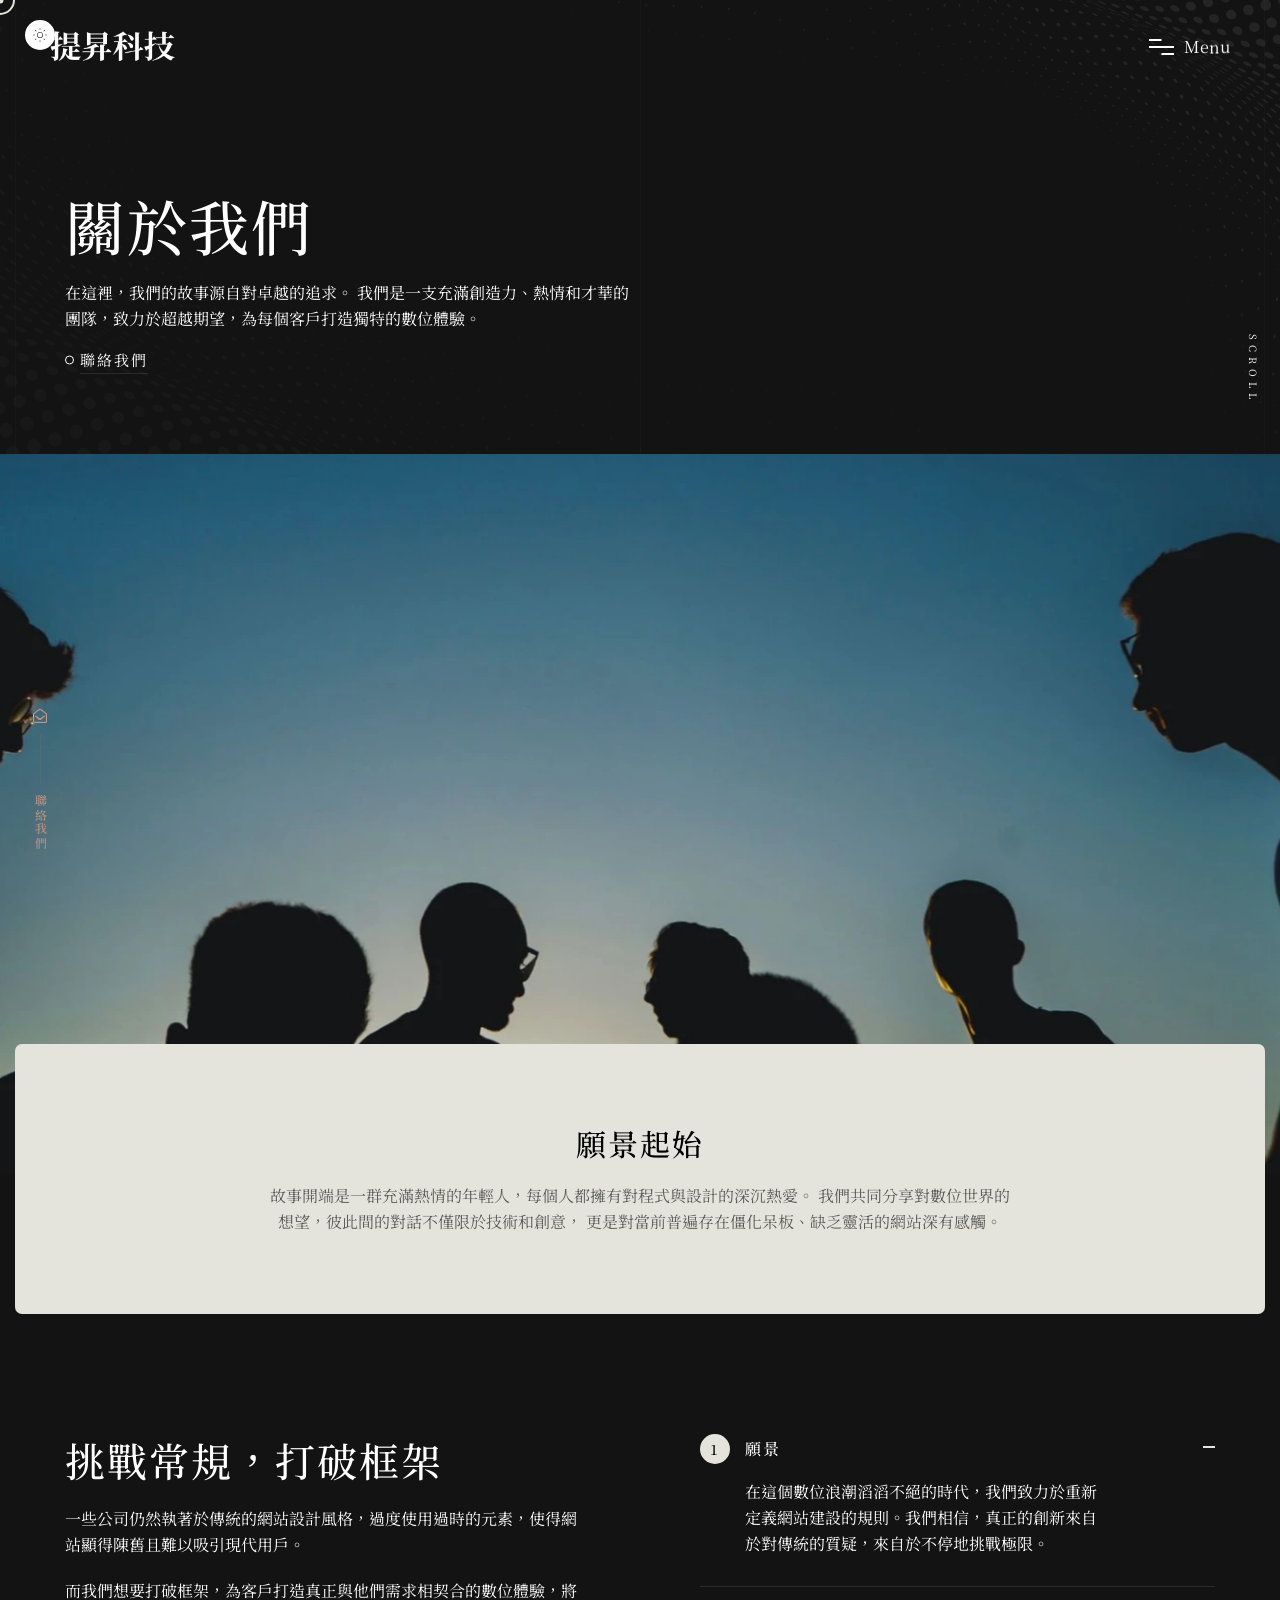
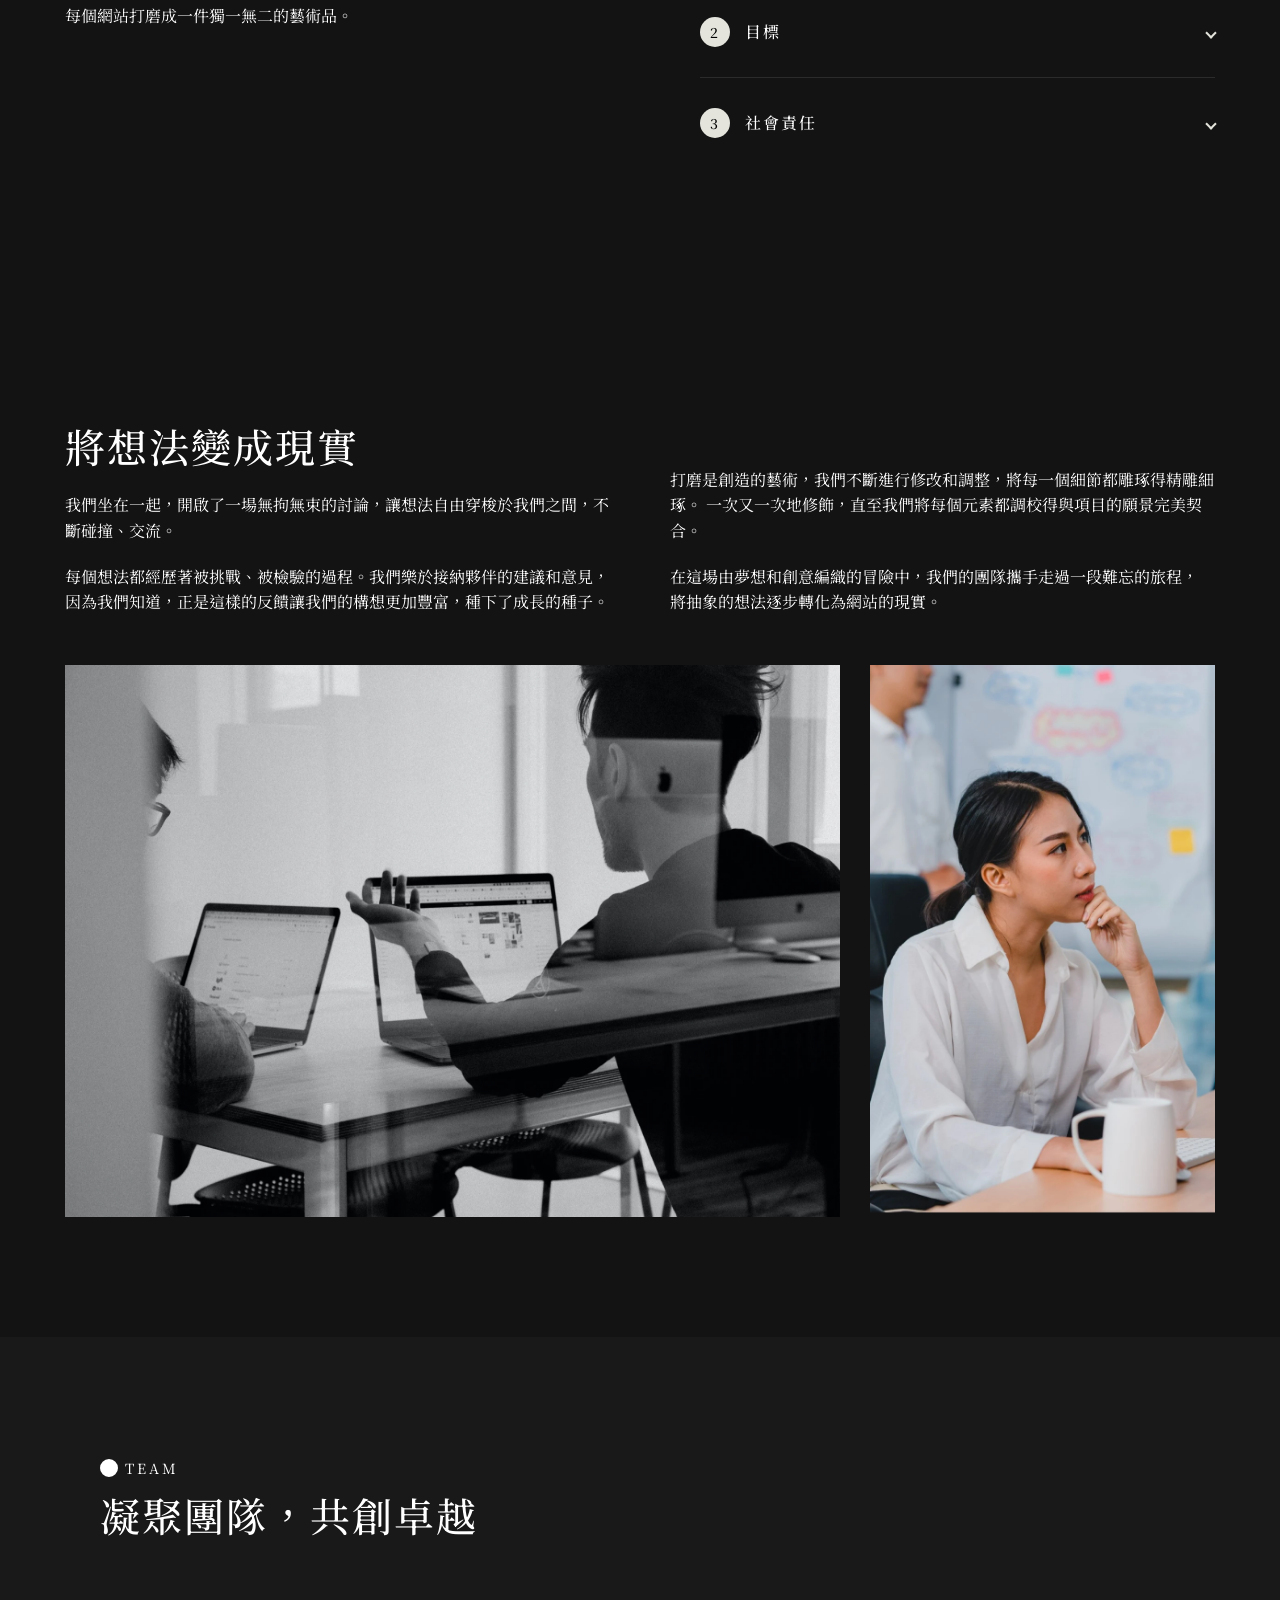
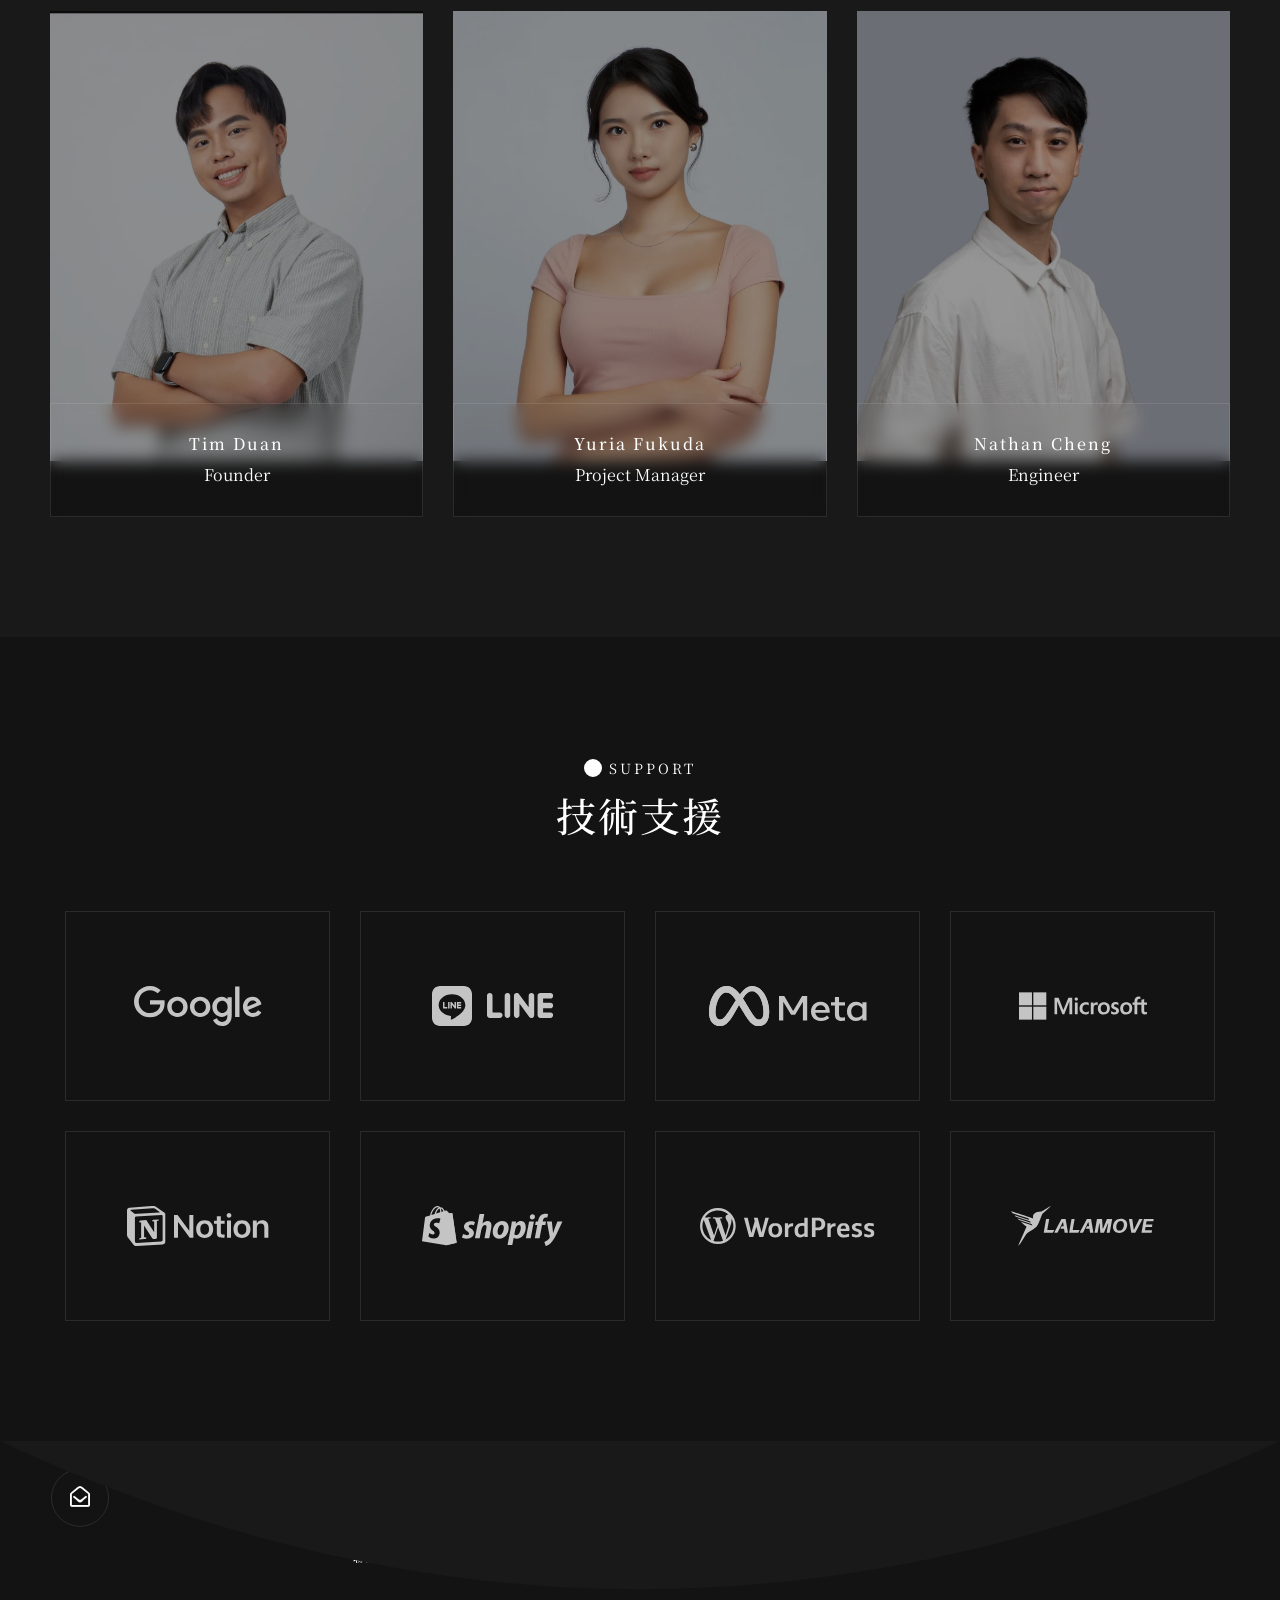
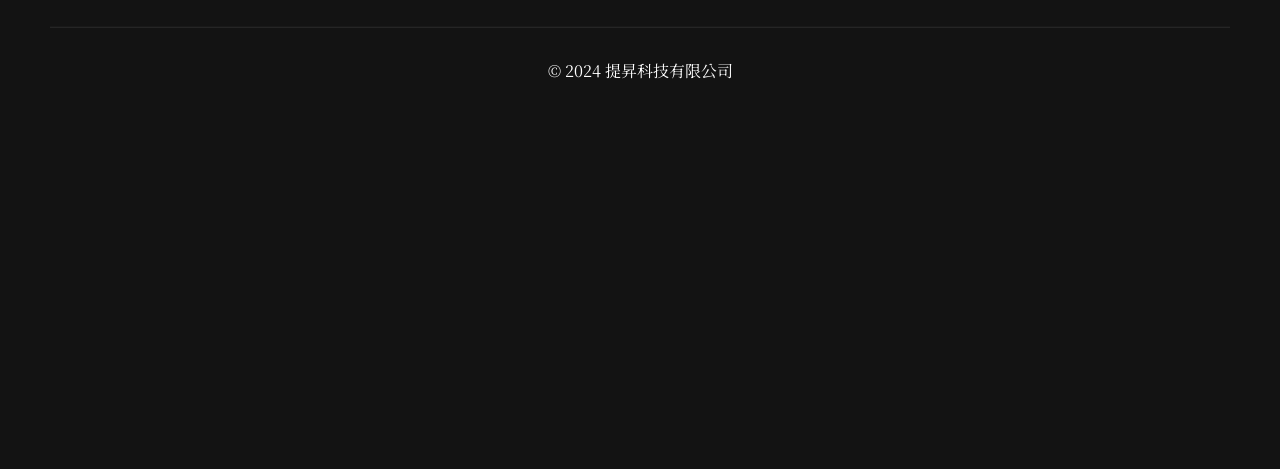
<file: about-us.html>
<!doctype html>
<html class="no-js" lang="">

<head>
    <meta charset="utf-8">
    <meta name="description" content="">
    <meta name="viewport" content="width=device-width, initial-scale=1">

    <link rel="icon" href="assets/img/logo-32x32.png" sizes="32x32"/>
    <link rel="icon" href="assets/img/logo-192x192.png" sizes="192x192"/>

    <title>關於我們｜提昇科技</title>

    <link href="assets/css/plugins.css" rel="stylesheet"/>
    <link rel="stylesheet" href="assets/css/style.css">
      <!-- 載入字體 -->
    <link href="https://fonts.googleapis.com/css?family=Noto+Serif+TC:200,300,regular,500,600,700,900" rel="stylesheet" />
    
</head>

<body class="v-dark dsn-ajax">


<div id="dsn_preloader" class="preloader">

    <div class="dsnload p-absolute">
        <span class="dsnload__row">
            <span class="dsnload__img">
            <img src="assets/img/logo-light.png" class="logo-dark" alt="提昇科技TimTech" decoding="async" loading="lazy"/>
            <img src="assets/img/logo.png" class="logo-light" alt="提昇科技TimTech" decoding="async" loading="lazy"/>
            </span>
        </span>
        <span class="dsnload__row dsnload__row--sibling">
            <span class="dsnload__img">
                 <img src="assets/img/logo-light.png" class="logo-dark" alt="提昇科技TimTech" decoding="async" loading="lazy"/>
            <img src="assets/img/logo.png" class="logo-light" alt="提昇科技TimTech" decoding="async" loading="lazy"/>
            </span>
        </span>
        <span class="dsnload__row dsnload__row--sibling">
            <span class="dsnload__img">
                <img src="assets/img/logo-light.png" class="logo-dark" alt="提昇科技TimTech" decoding="async" loading="lazy"/>
            <img src="assets/img/logo.png" class="logo-light" alt="提昇科技TimTech" decoding="async" loading="lazy"/>
            </span>
        </span>
        <span class="dsnload__row dsnload__row--sibling">
            <span class="dsnload__img">
               <img src="assets/img/logo-light.png" class="logo-dark" alt="提昇科技TimTech" decoding="async" loading="lazy"/>
            <img src="assets/img/logo.png" class="logo-light" alt="提昇科技TimTech" decoding="async" loading="lazy"/>
            </span>
        </span>


    </div>
    <svg width="100%" height="100%" viewBox="0 0 100 100" class="v-middle" preserveAspectRatio="xMinYMin meet"
         fill="none">
        <linearGradient id="linearColors" x1="0" y1="0" x2="1" y2="1">
            <stop offset="0%" stop-color="var(--theme-color)"></stop>
            <stop offset="50%" stop-color="var(--border-color)"></stop>
            <stop offset="100%" stop-color="var(--assistant-color)"></stop>
        </linearGradient>
        <path class="dsn-progress-path" d="M50,1 a49,49 0 0,1 0,98 a49,49 0 0,1 0,-98"/>
    </svg>
    <div class="loading-circle v-middle">
        <p class="loading-count v-middle">0</p>
    </div>

    <span class="loading-text text-uppercase mt-30 dsn-container">載入中...</span>
    <div class="bg-load background-section d-flex align-items-end">
        <svg class="dsn-separator-bottom dsn-icon-assistant-color" width="100%" height="100%" viewBox="0 0 100 10"
             preserveAspectRatio="none">
            <path class="path-anim separator__path" data-dsn-to="M 0 0 C 40 0 55 0 100 0 L 0 0 Z"
                  vector-effect="non-scaling-stroke" d="M 0 0 C 40 16 75 10 100 0 L 0 0 Z"></path>
        </svg>
    </div>

</div>


<main id="main_root" class="main-root">

    <!-- ========== <!-- ========== Menu ========== -->
    <header id="site_menu_header" class="site-header  dsn-container d-none dsn-hamburger">
        <div class="main-logo">
            <a href="index.html" data-dsn-text="提昇科技" class="custom-logo-link main-brand effect-ajax" rel="home"
            aria-current="page">
                <img src="assets/img/logo-light.png" class="custom-logo logo-light" alt="提昇科技TimTech"/>
                <img src="assets/img/logo.png" class="custom-logo logo-dark" alt="提昇科技TimTech"/>
            </a>
        </div>
        <nav class="main-navigation ">
            <div class="menu-cover-title header-container dsn-container">MENU</div>
            <ul id="dsn-primary-list" class="primary-nav h2">
                <li class="nav-item has-sub-menu">
                    <a title="Home" href="index.html">
                        <span class="overflow ">首頁</span>
                    </a>
                </li>
                
                <li class="nav-item ">
                    <a title="About" href="about-us.html">
                        <span class="overflow">關於我們</span>
                    </a>
                </li>

                <li class="nav-item ">
                    <a title="Service" href="service.html" >
                        <span class="overflow">服務項目</span>
                    </a>
                </li>

                <li class="nav-item has-sub-menu">
                    <a title="Portfolio" href="portfolio.html">
                        <span class="overflow ">作品展示</span>
                    </a>
                </li>

                <!-- <li class="nav-item has-sub-menu">
                    <a title="News" href="news.html">
                        <span class="overflow ">最新消息</span>
                    </a>
                </li> -->

                <li class="nav-item ">
                    <a title="Contact" href="contact.html">
                        <span class="overflow">聯絡我們</span>
                    </a>
                </li>
            </ul>
            <div class="container-content  d-flex flex-column justify-content-center section-margin">
                <div class="nav__info">
                    <div class="nav-content">
                        <h5 class="sm-title-block mb-10">公司地址</h5>
                        臺中市西區大忠南街118號10F之2

                    </div>
                    <div class="nav-content mt-30">
                        <h5 class="sm-title-block mb-10">聯絡方式</h5>
                        <p class="links over-hidden mb-1">
                            <a class="link-hover d-block" href="tel:+886975307915" data-hover-text="+886 975307915">+886 975307915</a>
                        </p>
                        <p class="links over-hidden"><a class="link-hover" href="mailto:service@timtech.tw"
                                                        data-hover-text="service@timtech.tw">service@timtech.tw</a></p>

                    </div>
                </div>
            </div>
        </nav>
        <div id="navbar_toggle" class="navbar-toggle">
            <div class="toggle-icon">
                <div class="toggle-line"></div>
                <div class="toggle-line"></div>
                <div class="toggle-line"></div>
            </div>
            <div class="toggle-text">
                <div class="text-menu">Menu</div>
                <div class="text-open">Open</div>
                <div class="text-close">Close</div>
            </div>
        </div>
        <div class="bg-load background-main"></div>

        <svg width="100%" height="100%" viewBox="0 0 100 100" preserveAspectRatio="none"
            class="bg-load dsn-svg-transition">
            <path vector-effect="non-scaling-stroke" d="M 0 100 V 100 Q 50 100 100 100 V 100 z"/>
        </svg>

    </header>
    <!-- ========== End Menu ========== -->

    <!-- ========== Header Normal========== -->
    <header id="dsn_header" class="dsn-header-animation header-normal">
        <div class="background-overlay bg-pattern p-absolute left-0 top-0 w-100 h-100"></div>

        <div class="entry-header p-relative over-hidden">

            <div id="hero_content"
                 class="d-flex p-relative h-100 dsn-hero-parallax-title container align-items-center pb-section ">
                <div class="content p-relative ">
                    <div class="intro-project w-100">
                        <div class="intro-title ">
                            <!-- <p class="dsn-heading-title d-inline-block circle-before"></p> -->
                            <div id="hero_title" class="mt-10">
                                <h1 class="title text-upper">關於我們</h1>
                            </div>
                            <p class="mt-20 max-w570">
                                在這裡，我們的故事源自對卓越的追求。
                                我們是一支充滿創造力、熱情和才華的團隊，致力於超越期望，為每個客戶打造獨特的數位體驗。
                            </p>
                            <div class="dsn-def-btn dsn-hover-icon dsn-icon-heading-color mt-20 d-flex">
                                <a class="dsn-btn dsn-border border-color-default  background-section effect-ajax has-icon-left"
                                   href="contact.html" data-dsn-text="聯絡我們">
                                    <span class="dsn-icon dsn-bg-before btn-icon-left heading-color z-index-1">
                                        <i class="fas fa-angle-right" aria-hidden="true"></i>
                                    </span>
                                    <span class="title-btn p-relative  z-index-1 ">聯絡我們</span>
                                </a>
                            </div>
                        </div>
                    </div>
                </div>
            </div>
        </div>
        <a href="#page_wrapper" rel="nofollow" class="dsn-scroll-bottom"
           data-dsn-option='{"ease": "power4.inOut" , "duration" : 1.5}'>
            <div class="text">SCROLL</div>
        </a>
    </header>
    <!-- ========== End Header Normal ========== -->


    <div id="page_wrapper" class="wrapper">

        <!-- ========== About Section ========== -->

        <div class="box-under-bottom-img mb-section">
            <div class="img-box-parallax before-z-index dsn-animate dsn-effect-down h-v-80"
                 data-dsn-triggerhook="bottom" data-dsn-grid="move-up" data-overlay="0">
                <img class="has-bigger-scale cover-bg-img has-direction" src='assets/img/about/team.webp' alt=''/>
            </div>
            <div class="p-relative content container background-theme box-padding border-rdu text-center">
                <h3 class="title-block-lg text-upper">願景起始</h3>
                <p class="dsn-heading-title mt-20 max-w750">
                    故事開端是一群充滿熱情的年輕人，每個人都擁有對程式與設計的深沉熱愛。
                    我們共同分享對數位世界的想望，彼此間的對話不僅限於技術和創意，
                    更是對當前普遍存在僵化呆板、缺乏靈活的網站深有感觸。
                </p>
            </div>
        </div>
        <!-- ========== End About Section ========== -->


        <!-- ==========  According ========== -->
        <div class="container section-margin d-grid grid-md-2" data-dsn-gap="30px 120px">
            <div class="box-left p-relative  pinned-scroll" data-dsn-option='{"end":"250"}'>
                <div class="section-title  pinned-element">
                    <h2 class="title-h2 text-upper">挑戰常規，打破框架</b></h2>
                    <p class="max-w570 mt-20">
                        一些公司仍然執著於傳統的網站設計風格，過度使用過時的元素，使得網站顯得陳舊且難以吸引現代用戶。
                    </p>
                    <p class="max-w570 mt-20">
                        而我們想要打破框架，為客戶打造真正與他們需求相契合的數位體驗，將每個網站打磨成一件獨一無二的藝術品。
                    </p>
                </div>
            </div>
            <div class="box-right">
                <div class="dsn-accordion" role="tablist">
                    <div class="accordion__wrapper">

                        <div class="accordion__item  active">
                            <div class="accordion__question user-no-selection expanded d-flex align-items-center  ">
                                <span class="number background-theme h6">1</span>
                                <h6 class="sm-title-block tab-title heading-color" role="tab" data-tab="0">願景</h6>
                            </div>
                            <div class="accordion__answer tab-description active " role="tabpanel" data-tab="0">
                                <p>在這個數位浪潮滔滔不絕的時代，我們致力於重新定義網站建設的規則。我們相信，真正的創新來自於對傳統的質疑，來自於不停地挑戰極限。</p>
                            </div>
                        </div>


                        <div class="accordion__item  ">
                            <div class="accordion__question user-no-selection  d-flex align-items-center  ">
                                <span class="number background-theme h6">2</span>
                                <h6 class="sm-title-block tab-title heading-color" role="tab" data-tab="1">目標</h6>
                            </div>
                            <div class="accordion__answer tab-description  " role="tabpanel" data-tab="1">
                                <p>透過創意十足的設計和獨一無二的使用者體驗，讓您的品牌在數位時代中脫穎而出，找到市場上獨特的定位。</p></div>
                        </div>


                        <div class="accordion__item  ">
                            <div class="accordion__question user-no-selection  d-flex align-items-center  ">
                                <span class="number background-theme h6">3</span>
                                <h6 class="sm-title-block tab-title heading-color" role="tab" data-tab="2">社會責任</h6>
                            </div>
                            <div class="accordion__answer tab-description  " role="tabpanel" data-tab="2">
                                <p>我們致力於分享專業知識，以促進社會持續發展。通過提供免費的數位內容，我們希望激發更多人對數位技術的興趣，提升他們在科技領域的能力。</p></div>
                        </div>

                    </div>
                </div>
            </div>
        </div>
        <!-- ========== End According ========== -->
        
        <!-- ========== Info Service ========== -->
        <div class="pt-section mb-section">
            <div class="container">
                <div class="d-grid grid-md-2" data-dsn-gap="30px 60px">
                    <div class="left">
                        <h5 class="title-h2 body-font text-upper">
                            將想法變成現實
                        </h5>
                        <p class="mt-20">
                            我們坐在一起，開啟了一場無拘無束的討論，讓想法自由穿梭於我們之間，不斷碰撞、交流。
                        </p>
                        <p class="mt-20">
                            每個想法都經歷著被挑戰、被檢驗的過程。我們樂於接納夥伴的建議和意見，
                            因為我們知道，正是這樣的反饋讓我們的構想更加豐富，種下了成長的種子。
                        </p>
                    </div>
                    <div class="right align-self-end">
                        <p class="mt-20">
                            打磨是創造的藝術，我們不斷進行修改和調整，將每一個細節都雕琢得精雕細琢。
                            一次又一次地修飾，直至我們將每個元素都調校得與項目的願景完美契合。
                        </p>
                        <p class="mt-20">
                            在這場由夢想和創意編織的冒險中，我們的團隊攜手走過一段難忘的旅程，
                            將抽象的想法逐步轉化為網站的現實。
                        </p>
                    </div>
                </div>
            </div>
            <div class="p-relative box-img">
                <div class="p-relative container d-grid grid-1-half mt-50 z-index-2">
                    <img src="assets/img/about/timtech-office.webp" alt="">
                    <img class="d-sm-none" src="assets/img/about/pm.webp" alt="">
                </div>

                <div class="dsn-bg-mask background-main h-50 bottom-0 z-index-1"></div>
            </div>
        </div>
        <!-- ========== End Info Service ========== -->


        <!-- ========== Team ========== -->
        <div class="dsn-container over-hidden background-section section-padding ">
            <div class="section-title container d-flex  mb-70">
                <div class="sub-section-title">
                    <p class="description d-inline-block  circle-before mb-10">Team </p>
                    <h2 class="title-h2 dsn-heading-title p-relative title-block-lg d-block    heading-color">
                        凝聚團隊，共創卓越
                    </h2>
                </div>
            </div>
            <div class="d-grid grid-lg-3 grid-sm-2 dsn-team v-dark-head">
                <div class="team-item p-relative grid-item box-hover-image">
                    <div class="team-item-inner  background-main">
                        <div class="avatar box-img" data-overlay="4">
                            <img class="cover-bg-img" src='assets/img/team/timduan.webp' alt=''/>
                        </div>
                        <div class="team-content border-before text-center">
                            <h4 class="text-name sm-title-block">Tim Duan</h4>
                            <span class="text-position">Founder</span>
                            <ul class="team-socials dsn-socials box-social">
                                <li>
                                    <a href="mailto:timduan@timtech.tw" target="_blank" rel="nofollow">
                                        <i class="far fa-envelope-open" aria-hidden="true"></i>
                                        <span>Email</span>
                                    </a>
                                </li>

                            </ul>
                        </div>


                    </div>
                </div>
                <div class="team-item p-relative grid-item box-hover-image">
                    <div class="team-item-inner  background-main">
                        <div class="avatar box-img" data-overlay="4">
                            <img class="cover-bg-img" src='assets/img/team/yuriafu.webp' alt=''/>
                        </div>
                        <div class="team-content border-before text-center">
                            <h4 class="text-name sm-title-block">Yuria Fukuda</h4>
                            <span class="text-position">Project Manager</span>
                            <ul class="team-socials dsn-socials box-social">
                                <li>
                                    <a href="mailto:yuriafu@timtech.tw" target="_blank" rel="nofollow">
                                        <i class="far fa-envelope-open" aria-hidden="true"></i>
                                        <span>Email</span>
                                    </a>
                                </li>                     
                            </ul>
                        </div>


                    </div>
                </div>
                <div class="team-item p-relative grid-item box-hover-image">
                    <div class="team-item-inner  background-main">
                        <div class="avatar box-img" data-overlay="4">
                            <img class="cover-bg-img" src='assets/img/team/nathancheng.webp' alt=''/>
                        </div>
                        <div class="team-content border-before text-center">
                            <h4 class="text-name sm-title-block">Nathan Cheng</h4>
                            <span class="text-position">Engineer</span>
                            <ul class="team-socials dsn-socials box-social">
                                <li>
                                    <a href="mailto:nathancheng@timtech.tw" target="_blank" rel="nofollow">
                                        <i class="far fa-envelope-open" aria-hidden="true"></i>
                                        <span>Email</span>
                                    </a>
                                </li>                                                               
                            </ul>
                        </div>


                    </div>
                </div>
                <!-- <div class="team-item p-relative grid-item box-hover-image">
                    <div class="team-item-inner  background-main">
                        <div class="avatar box-img" data-overlay="4">
                            <img class="cover-bg-img" src='assets/img/p-1.jpg' alt=''/>
                        </div>
                        <div class="team-content border-before text-center">
                            <h4 class="text-name sm-title-block">Blake Hamilton</h4>
                            <span class="text-position">UIUX Designer</span>
                            <ul class="team-socials dsn-socials box-social">
                                <li>
                                    <a href="mailto:service@timtech.tw" target="_blank" rel="nofollow">
                                        <i class="far fa-envelope-open" aria-hidden="true"></i>
                                        <span>Email</span>
                                    </a>
                                </li>                         
                            </ul>
                        </div>


                    </div>
                </div> -->
            </div>

        </div>
        <!-- ========== End Team ========== -->

        <!-- ========== testimonials ========== -->
        <!-- <div class="p-relative container section-margin">
            <div class="section-title d-flex justify-content-center  mb-70">
                <div class="sub-section-title text-center">
                    <p class="description d-inline-block  circle-before mb-10">testimonials</p>
                    <h2 class="title-h2 dsn-heading-title p-relative title-block-lg d-block    heading-color">
                        What People are Saying
                    </h2>
                </div>
            </div>
            <div class="elementor-widget-dsn_testimonial" data-widget_type="dsn_testimonial.default">
                <div class="dsn-testimonials dsn-swiper p-relative has-parallax-image"
                     data-dsn-option='{"spaceBetween":30,"centeredSlides":false,"slidesPerView":2}'>

                    <div class="testimonials-content">
                        <div class="testimonial-inner">
                            <svg version="1.1" xmlns="http://www.w3.org/2000/svg" x="0px" y="0px"
                                 viewBox="0 0 509 396.83"
                                 enable-background="new 0 0 509 396.83" xml:space="preserve">
					        <g>
                            <path fill-rule="evenodd" clip-rule="evenodd"
                                  d="M105.098,396.83c-2.062,0-4.122,0-6.183,0 c0.123-48.731,0.116-97.466,0.493-146.195c0.062-7.844-3.65-8.881-10.09-8.843c-29.772,0.182-59.545,0.047-89.318,0.026 C0,161.382,0,80.947,0,0c81.742,0,163.484,0,245.227,0c0.023,83.874,0.496,167.752-0.071,251.624 c-0.436,64.131-47.354,121.936-109.503,136.974C125.404,391.076,115.279,394.073,105.098,396.83z M127.891,360.509 c6.063-1.545,10.049-2.226,13.799-3.568c42.174-15.098,74.277-58.896,74.735-104.55c0.718-71.273,0.187-142.558,0.454-213.837 c0.03-7.696-2.596-10.07-10.136-10.038c-55.961,0.236-111.927,0.287-167.887-0.042c-8.413-0.049-10.398,3.014-10.363,10.831 c0.254,54.408,0.317,108.815-0.047,163.22c-0.061,8.994,3.321,10.93,11.452,10.803c25.744-0.405,51.505,0.184,77.245-0.329 c8.78-0.174,10.986,2.931,10.911,11.301c-0.363,40.63-0.164,81.264-0.163,121.897C127.891,350.262,127.891,354.325,127.891,360.509 z"/>
                                <path fill-rule="evenodd" clip-rule="evenodd"
                                      d="M368.871,396.83c-2.061,0-4.122,0-6.184,0 c0.057-48.133-0.099-96.267,0.354-144.395c0.081-8.996-3.268-10.854-11.386-10.722c-26.047,0.42-52.108-0.083-78.152,0.299 c-7.577,0.108-10.083-2.194-10.053-9.942c0.294-77.357,0.262-154.713,0.322-232.07C345.353,0,426.929,0,509,0 c0,89.562,0,179.125,0,268.687c-1.256,3.464-2.793,6.854-3.73,10.401c-15.376,58.112-51.126,95.756-109.9,110.431 C386.48,391.735,377.7,394.382,368.871,396.83z M391.554,360.501c5.951-1.528,9.958-2.176,13.686-3.57 c43.103-16.135,74.464-59.44,74.864-105.611c0.616-70.931,0.138-141.869,0.404-212.803c0.03-7.722-2.58-10.037-10.111-10.005 c-55.963,0.24-111.926,0.285-167.889-0.036c-8.406-0.048-10.429,3.048-10.392,10.853c0.245,54.405,0.31,108.813-0.049,163.216 c-0.059,9.03,3.45,10.9,11.528,10.778c25.741-0.39,51.504,0.193,77.245-0.325c8.785-0.178,10.956,2.917,10.878,11.284 c-0.368,40.629-0.167,81.263-0.165,121.897C391.554,350.25,391.554,354.318,391.554,360.501z"/>
					        </g>
				        </svg>
                            <div class="swiper-container">
                                <div class="swiper-wrapper">
                                    <div class="swiper-slide testimonial-inner-item border-style">
                                        <div class="avatar box-img dsn-auto">
                                            <img src='assets/img/team/1.jpg' class="cover-bg-img" alt=''/>
                                        </div>
                                        <div class="testimonial-item">
                                            <div class="testimonial-content mb-25">
                                                <div class="quote">
                                                    <p class="max-w750 testimonial-content p-large">
                                                        This theme is awesome and the designer is very helpful. I
                                                        had a
                                                        few
                                                        questions
                                                        purchase. He/She helped me with all the doubts. Also, they
                                                        provide
                                                        quick
                                                        support. Thank you so much for a beautiful theme
                                                    </p>
                                                </div>
                                            </div>
                                            <div class="content-inner border-top">
                                                <div class="d-flex align-items-center ">
                                                    <div class="avatar box-img dsn-auto">
                                                        <img src='assets/img/team/1.jpg'
                                                             class="cover-bg-img" alt=''/>
                                                    </div>
                                                    <div class="label box-text">
                                                        <h4 class="testimonial-name sm-title-block">MTL Graphic</h4>
                                                        <h5 class="testimonial-position">Graphic Design</h5>
                                                    </div>
                                                </div>
                                            </div>
                                        </div>
                                    </div>
                                    <div class="swiper-slide testimonial-inner-item border-style">
                                        <div class="avatar box-img dsn-auto">
                                            <img src='assets/img/team/2.jpg' class="cover-bg-img" alt=''/>
                                        </div>
                                        <div class="testimonial-item">
                                            <div class="testimonial-content mb-25">
                                                <div class="quote">
                                                    <p class="max-w750 testimonial-content p-large">
                                                        This theme is awesome and the designer is very helpful. I
                                                        had a
                                                        few
                                                        questions
                                                        purchase. He/She helped me with all the doubts. Also, they
                                                        provide
                                                        quick
                                                        support. Thank you so much for a beautiful theme
                                                    </p>
                                                </div>
                                            </div>
                                            <div class="content-inner border-top">
                                                <div class="d-flex align-items-center ">
                                                    <div class="avatar box-img dsn-auto">
                                                        <img src='assets/img/team/2.jpg'
                                                             class="cover-bg-img" alt=''/>
                                                    </div>
                                                    <div class="label box-text">
                                                        <h4 class="testimonial-name sm-title-block">Jeremy
                                                            Smith</h4>
                                                        <h5 class="testimonial-position">Creative Studio Head</h5>
                                                    </div>
                                                </div>
                                            </div>
                                        </div>
                                    </div>
                                    <div class="swiper-slide testimonial-inner-item border-style">
                                        <div class="avatar box-img dsn-auto">
                                            <img src='assets/img/team/3.jpg' class="cover-bg-img" alt=''/>
                                        </div>
                                        <div class="testimonial-item">
                                            <div class="testimonial-content mb-25">
                                                <div class="quote">
                                                    <p class="max-w750 testimonial-content p-large">
                                                        This theme is awesome and the designer is very helpful. I
                                                        had a
                                                        few
                                                        questions
                                                        purchase. He/She helped me with all the doubts. Also, they
                                                        provide
                                                        quick
                                                        support. Thank you so much for a beautiful theme
                                                    </p>
                                                </div>
                                            </div>
                                            <div class="content-inner border-top">
                                                <div class="d-flex align-items-center ">
                                                    <div class="avatar box-img dsn-auto">
                                                        <img src='assets/img/team/3.jpg'
                                                             class="cover-bg-img" alt=''/>
                                                    </div>
                                                    <div class="label box-text">
                                                        <h4 class="testimonial-name sm-title-block">Angelo
                                                            Walking</h4>
                                                        <h5 class="testimonial-position">Developer Lead</h5>
                                                    </div>
                                                </div>
                                            </div>
                                        </div>
                                    </div>
                                    <div class="swiper-slide testimonial-inner-item border-style">
                                        <div class="avatar box-img dsn-auto">
                                            <img src='assets/img/team/4.jpg' class="cover-bg-img" alt=''/>
                                        </div>
                                        <div class="testimonial-item">
                                            <div class="testimonial-content mb-25">
                                                <div class="quote">
                                                    <p class="max-w750 testimonial-content p-large">
                                                        This theme is awesome and the designer is very helpful. I
                                                        had a
                                                        few
                                                        questions
                                                        purchase. He/She helped me with all the doubts. Also, they
                                                        provide
                                                        quick
                                                        support. Thank you so much for a beautiful theme
                                                    </p>
                                                </div>
                                            </div>
                                            <div class="content-inner border-top">
                                                <div class="d-flex align-items-center ">
                                                    <div class="avatar box-img dsn-auto">
                                                        <img src='assets/img/team/4.jpg'
                                                             class="cover-bg-img" alt=''/>
                                                    </div>
                                                    <div class="label box-text">
                                                        <h4 class="testimonial-name sm-title-block">Bill
                                                            Gardner</h4>
                                                        <h5 class="testimonial-position">Web designer</h5>
                                                    </div>
                                                </div>
                                            </div>
                                        </div>
                                    </div>


                                </div>
                            </div>
                        </div>

                        <div class="dsn-swiper-paginate  d-flex p-relative w-100 h-100 mt-30 align-items-center container justify-content-between">
                            <div class="swiper-prev">
                                <div class="prev-container">
                                    <div class="container-inner">
                                        <div class="triangle"></div>
                                        <svg class="circle" xmlns="http://www.w3.org/2000/svg" viewBox="0 0 24 24">
                                            <g class="circle-wrap" fill="none" stroke-width="1"
                                               stroke-linejoin="round" stroke-miterlimit="10">
                                                <circle cx="12" cy="12" r="10.5"></circle>
                                            </g>
                                        </svg>
                                    </div>
                                </div>
                            </div>
                            <div class="swiper-pagination  mr-30 ml-30 heading-color" data-dsn-type="bullets"></div>
                            <div class="swiper-next">
                                <div class="next-container">
                                    <div class="container-inner">
                                        <div class="triangle"></div>
                                        <svg class="circle" xmlns="http://www.w3.org/2000/svg" width="24"
                                             height="24" viewBox="0 0 24 24">
                                            <g class="circle-wrap" fill="none" stroke-width="1"
                                               stroke-linejoin="round" stroke-miterlimit="10">
                                                <circle cx="12" cy="12" r="10.5"></circle>
                                            </g>
                                        </svg>
                                    </div>
                                </div>
                            </div>
                        </div>
                    </div>

                </div>
            </div>
        </div> -->
        <!-- ========== End testimonials ========== -->

        <!-- ========== Brand ========== -->
        <div class="p-relative container section-margin">
            <div class="section-title d-flex justify-content-center  mb-70">
                <div class="sub-section-title text-center">
                    <p class="description d-inline-block  circle-before mb-10">Support</p>
                    <h2 class="title-h2 dsn-heading-title p-relative title-block-lg d-block    heading-color">
                        技術支援
                    </h2>
                </div>
            </div>
            <div class="d-grid grid-md-4 grid-sm-2 dsn-brand">
                <div class="brand-item border-style">
                    <div class="brand-item-inner  over-hidden p-relative ">
                        <img src="assets/img/brand/google.svg" alt="">
                    </div>
                </div>
                <div class="brand-item border-style">
                    <div class="brand-item-inner  over-hidden p-relative ">
                        <img src="assets/img/brand/line.svg" alt="">
                    </div>
                </div>
                <div class="brand-item border-style">
                    <div class="brand-item-inner  over-hidden p-relative ">
                        <img src="assets/img/brand/meta.svg" alt="">
                    </div>
                </div>
                <div class="brand-item border-style">
                    <div class="brand-item-inner  over-hidden p-relative ">
                        <img src="assets/img/brand/microsoft.svg" alt="">
                    </div>
                </div>
                <div class="brand-item border-style">
                    <div class="brand-item-inner  over-hidden p-relative ">
                        <img src="assets/img/brand/notion.svg" alt="">
                    </div>
                </div>
                <div class="brand-item border-style">
                    <div class="brand-item-inner  over-hidden p-relative ">
                        <img src="assets/img/brand/shopify.svg" alt="">
                    </div>
                </div>
                <div class="brand-item border-style">
                    <div class="brand-item-inner  over-hidden p-relative ">
                        <img src="assets/img/brand/wordpress.svg" alt="">
                    </div>
                </div>
                <div class="brand-item border-style">
                    <div class="brand-item-inner  over-hidden p-relative ">
                        <img src="assets/img/brand/lalamove.svg" alt="">
                    </div>
                </div>

            </div>
        </div>
        <!-- ========== End Brand ========== -->

        <!-- ========== Footer ========== -->
        <footer id="dsn_footer" class="dsn-footer p-relative footer-animate svg-animate background-main">
            <svg class="dsn-separator dsn-separator-up  dsn-icon-assistant-color" width="100%" height="100%"
                viewBox="0 0 100 10" preserveAspectRatio="none">
                <path class="path-anim separator__path" data-dsn-to="M 0 0 C 40 0 55 0 100 0 L 0 0 Z"
                    vector-effect="non-scaling-stroke" d="M 0 0 C 40 16 75 10 100 0 L 0 0 Z"></path>
            </svg>
            <div class="footer-content p-relative mt-section">

                <div class="text-center container">
                    <h2 class="title-h2 ">
                        <span class="d-block"><b><i>透過網站，將想法變成現實</i></b></span>
                    </h2>
                    <div class="dsn-icon-heading-color dsn-def-btn d-flex justify-content-center mt-30">
                        <a class="dsn-btn dsn-border border-color-default  background-section  effect-ajax has-icon-left"
                        href="contact.html" data-dsn-text="專案詢問">
                    <span class="dsn-icon dsn-bg-before btn-icon-left heading-color z-index-1">
                        <i class="fas fa-angle-right" aria-hidden="true"></i>
                    </span>
                            <span class="title-btn p-relative  z-index-1 ">專案詢問</span>
                        </a>
                    </div>

                </div>
                <div class="dsn-container pt-60">
                    <div class="d-grid grid-lg-4 grid-md-2 ">
                        <div class="grid-col-1">
                            <div class="dsn-logo main-logo">
                                <div class="main-logo">
                                    <a href="index.html" data-dsn-text="提昇科技"
                                    class="custom-logo-link main-brand effect-ajax" rel="home">
                                        <img class="custom-logo logo-light" src="assets/img/logo-light.png"
                                            alt="提昇科技TimTech"/>
                                        <img class="custom-logo logo-dark" src="assets/img/logo.png"
                                            alt="提昇科技TimTech"/>
                                    </a>
                                </div>
                            </div>
                            <ul class="dsn-socials box-social mt-20 dsn-icon-heading-color">
                                <li><a href="mailto:service@timtech.tw" target="_blank" rel="nofollow"
                                    class="init-color move-circle border-color-default" data-dsn="parallax"><span
                                        class="dsn-icon"><i class="far fa-envelope-open"></i> <span>Email</span></a>
                                </li>
                            </ul>
                        </div>
                        <div class="grid-col-2">
                            <h4 class="subtitle p-relative line-shape  line-shape-after "><span
                                    class="background-revere ">網站導航</span>
                            </h4>
                            <div class="menu-footer-menu-container">
                                <ul id="menu-footer-menu" class="menu">
                                    <li class="menu-item">
                                        <a href="index.html" class="effect-ajax">首頁</a>
                                    </li>
                                    <li class="menu-item">
                                        <a href="about-us.html" class="effect-ajax">關於我們</a>
                                    </li>
                                    <li class="menu-item">
                                        <a href="service.html" class="effect-ajax">服務項目</a>
                                    </li>
                                    <li class="menu-item">
                                        <a href="portfolio.html" class="effect-ajax">作品展示</a>
                                    </li>
                                    <!-- <li class="menu-item">
                                        <a href="news.html" class="effect-ajax">最新消息</a>
                                    </li> -->
                                    <li class="menu-item">
                                        <a href="contact.html" class="effect-ajax">聯絡我們</a>
                                    </li>

                                </ul>
                            </div>
                        </div>
                        <div class="grid-col-3">
                            <h4 class="subtitle p-relative line-shape  line-shape-after "><span
                                    class="background-revere ">聯絡方式</span>
                            </h4>

                            <div class="col-contact">
                                <p><strong>T</strong> : +886 975307915</p>
                                <p class="over-hidden mt-10">
                                    <strong>E</strong> : <a class="link-hover" href="mailto:service@timtech.tw"
                                                            data-hover-text="service@timtech.tw">service@timtech.tw</a>
                                </p>
                            </div>

                        </div>
                        <div class="grid-col-4">
                            <h4 class="subtitle p-relative line-shape  line-shape-after "><span
                                    class="background-revere ">公司地址</span>
                            </h4>
                            <div class="col-address">
                                <p>
                                    臺中市西區大忠南街118號10F之2
                                </p>
                            </div>
                        </div>
                    </div>
                    <div class="footer-bottom mt-60 pt-30 border-top pb-30 text-center">
                        <p class="over-hidden">
                            © 2024 提昇科技有限公司
                        </p>
                    </div>
                </div>


            </div>
        </footer>
        <!-- ========== End Footer ========== -->

    </div>

</main>


<!-- ========== Cursor ========== -->
<div id="dsn_cursor" class="ball"></div>
<div id="dsn_cursor_inner" class="ball"></div>
<!-- ========== End Cursor ========== -->


<!-- ==========  Social ========== -->
<div class="social-side d-flex align-items-center flex-column justify-content-center">

    <ul class="socials d-flex flex-column-reverse">
        <li style="--dsn-index-animate : 0;">
            <a href="mailto:service@timtech.tw" target="_blank" rel="nofollow">
                <i class="far fa-envelope-open" aria-hidden="true"></i> <span>Email</span>
            </a>
        </li>
    </ul>
    <div class="icon">聯絡我們</div>
</div>
<!-- ========== End Social ========== -->

<!-- ========== Style Option Page ========== -->
<div id="dsn_box_options" class="day-night">
    <div class="night active" data-dsn-theme="dark">
        <svg width="48" height="48" viewBox="0 0 48 48">
            <rect x="12.3" y="23.5" width="2.6" height="1"></rect>
            <rect x="16.1" y="15.3" transform="matrix(0.7071 -0.7071 0.7071 0.7071 -6.8871 16.5732)" width="1"
                  height="2.6"></rect>
            <rect x="23.5" y="12.3" width="1" height="2.6"></rect>
            <rect x="30.1" y="16.1" transform="matrix(0.7071 -0.7071 0.7071 0.7071 -2.5145 27.0538)" width="2.6"
                  height="1"></rect>
            <rect x="33.1" y="23.5" width="2.6" height="1"></rect>
            <rect x="30.9" y="30.1" transform="matrix(0.7071 -0.7071 0.7071 0.7071 -12.9952 31.4264)" width="1"
                  height="2.6"></rect>
            <rect x="23.5" y="33.1" width="1" height="2.6"></rect>
            <rect x="15.3" y="30.9" transform="matrix(0.7071 -0.7071 0.7071 0.7071 -17.3677 20.9457)" width="2.6"
                  height="1"></rect>
            <path
                    d="M24,18.7c-2.9,0-5.3,2.4-5.3,5.3s2.4,5.3,5.3,5.3s5.3-2.4,5.3-5.3S26.9,18.7,24,18.7z M24,28.3c-2.4,0-4.3-1.9-4.3-4.3s1.9-4.3,4.3-4.3s4.3,1.9,4.3,4.3S26.4,28.3,24,28.3z">
            </path>
        </svg>

    </div>
    <div class="moon" data-dsn-theme="night">
        <svg width="48" height="48" viewBox="0 0 48 48">
            <path
                    d="M24,33.9c-5.4,0-9.9-4.4-9.9-9.9c0-4.3,2.7-8,6.8-9.4l0.8-0.3l-0.1,0.9c-0.2,0.6-0.2,1.3-0.2,1.9c0,5.2,4.3,9.5,9.5,9.5c0.6,0,1.3-0.1,1.9-0.2l0.8-0.2L33.3,27C32,31.1,28.3,33.9,24,33.9z M20.4,15.9c-3.2,1.4-5.3,4.5-5.3,8.1c0,4.9,4,8.9,8.9,8.9c3.6,0,6.7-2.1,8.1-5.3c-0.4,0-0.8,0.1-1.3,0.1c-5.8,0-10.5-4.7-10.5-10.5C20.4,16.7,20.4,16.3,20.4,15.9z">
            </path>
        </svg>
    </div>
</div>
<!-- ========== End Style Option Page ========== -->

<!-- ========== Line BG ========== -->
<div id="line_head"><span class="container"></span></div>
<!-- ========== End Line BG ========== -->

<script src="assets/js/jquery-3.1.1.min.js"></script>
<script src="assets/js/plugins.min.js"></script>
<script src="assets/js/plugins/dsn-grid.min.js"></script>
<script src="assets/js/custom.js"></script>

</body>

</html>
</file>
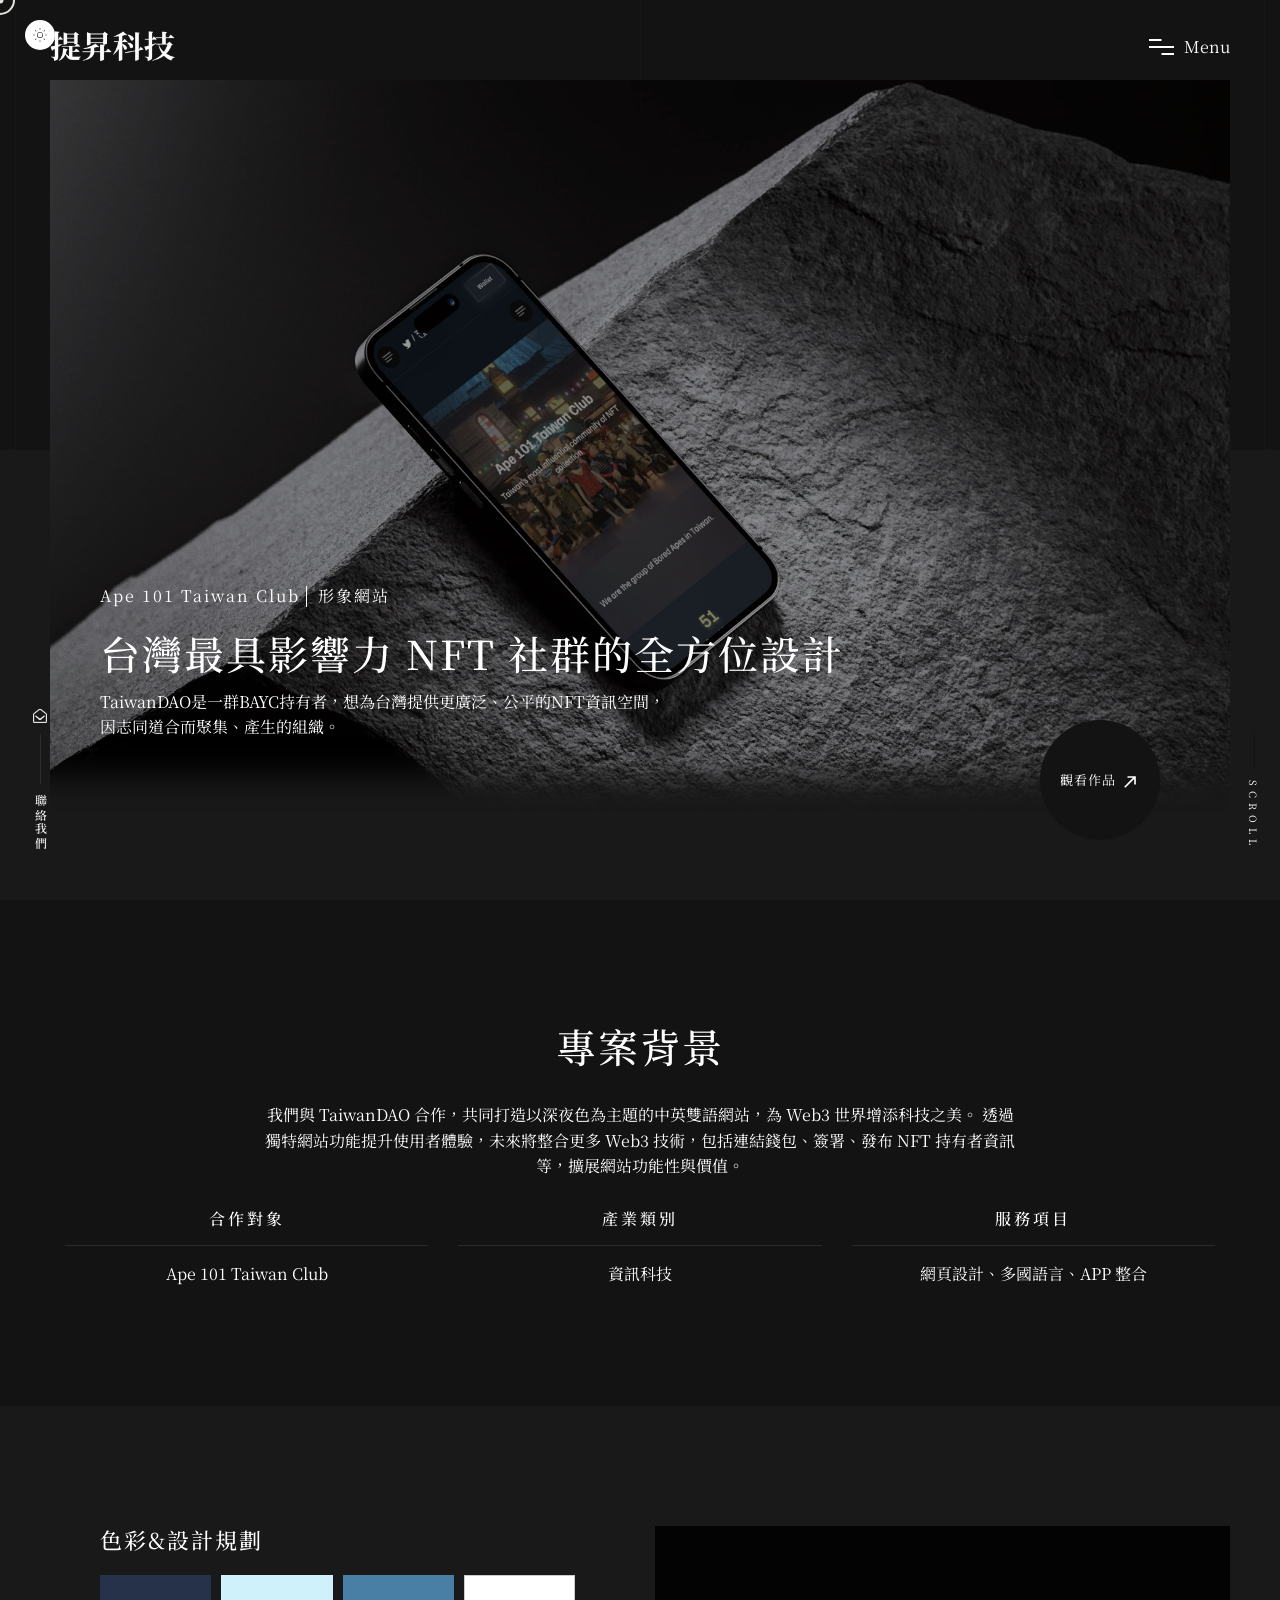
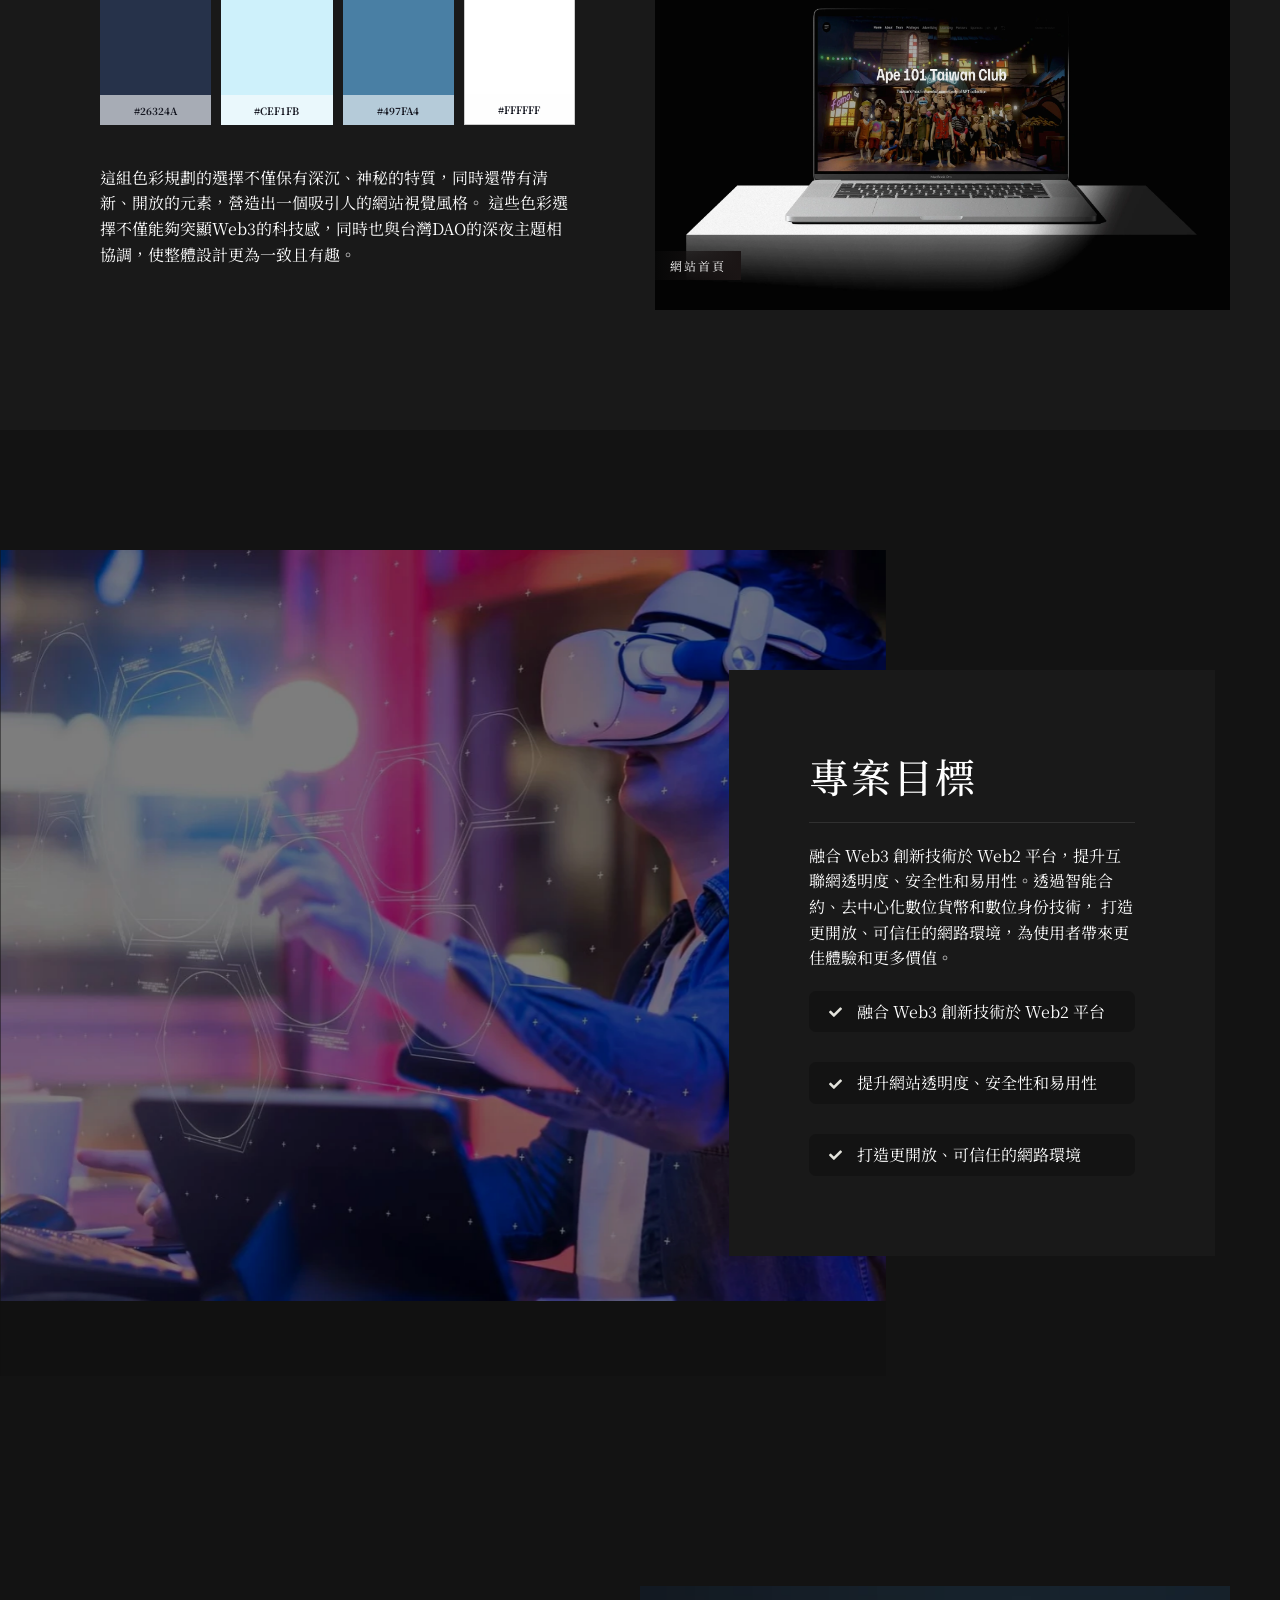
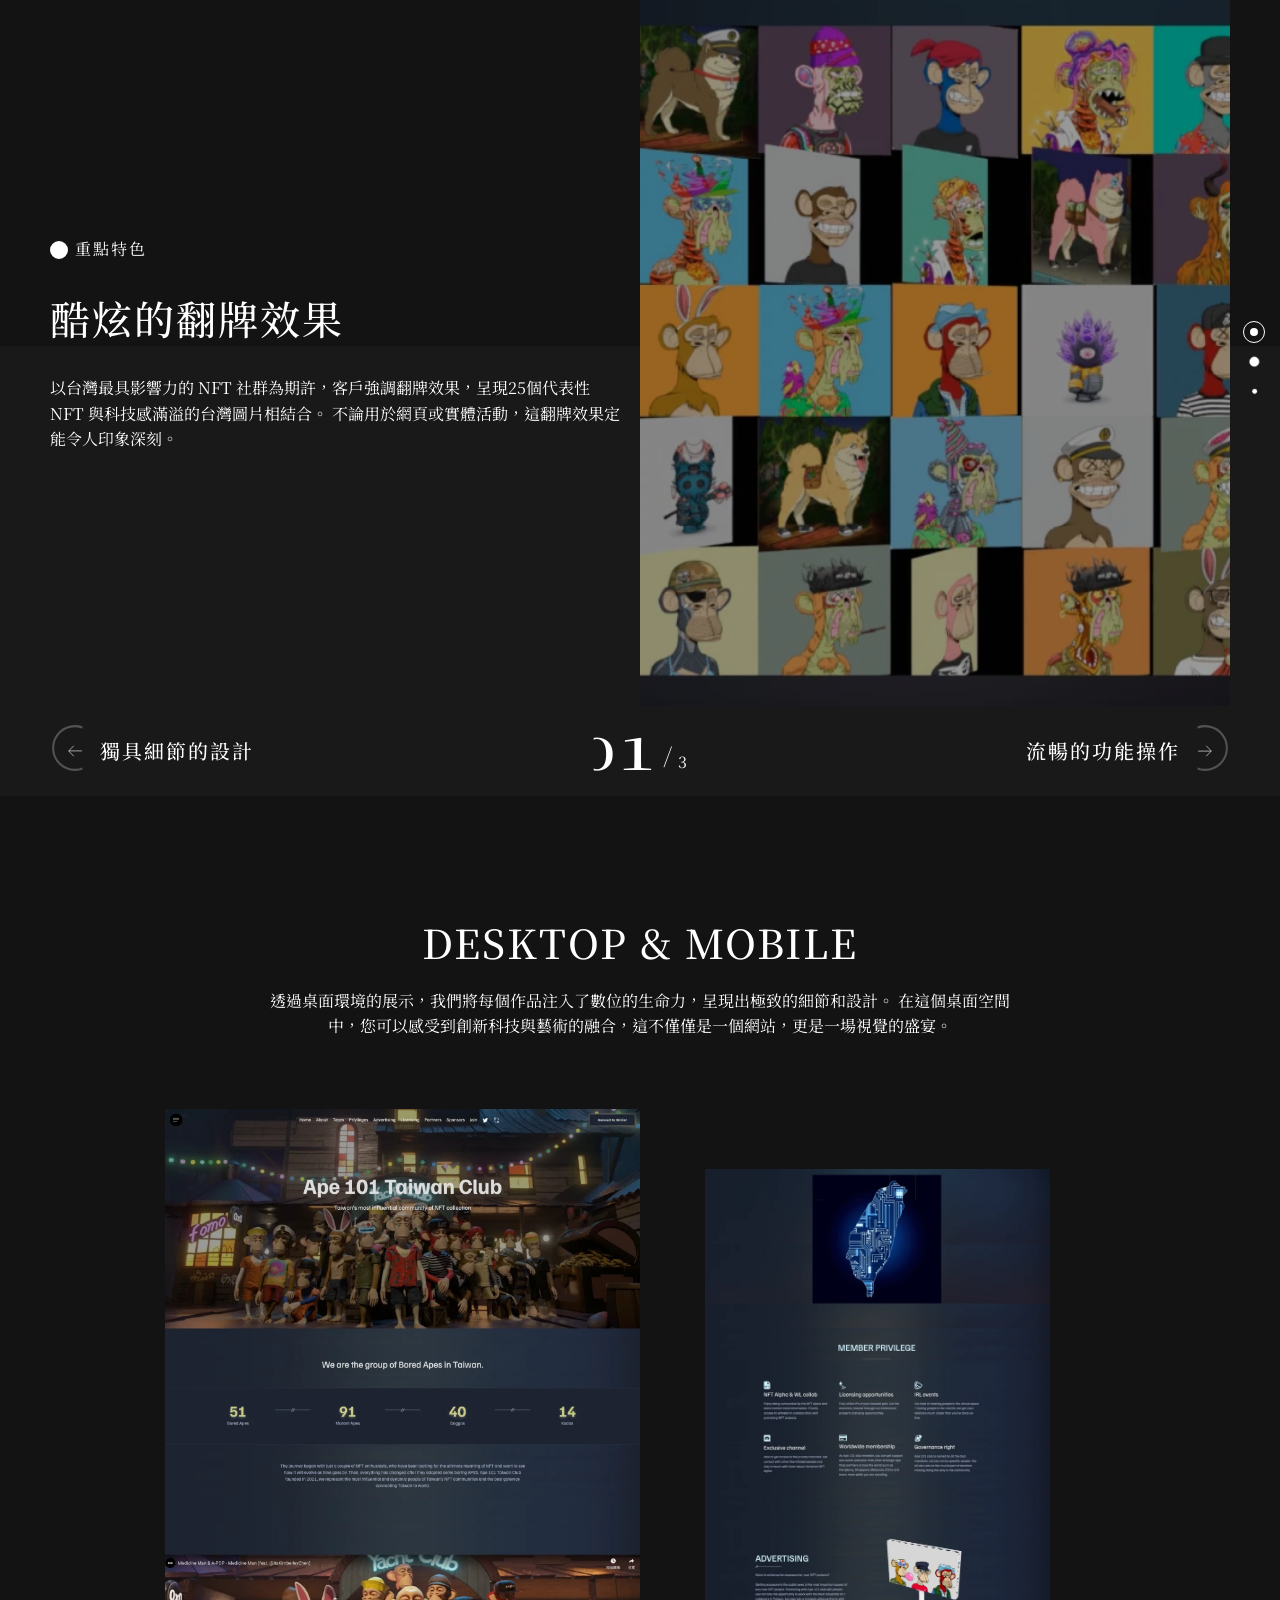
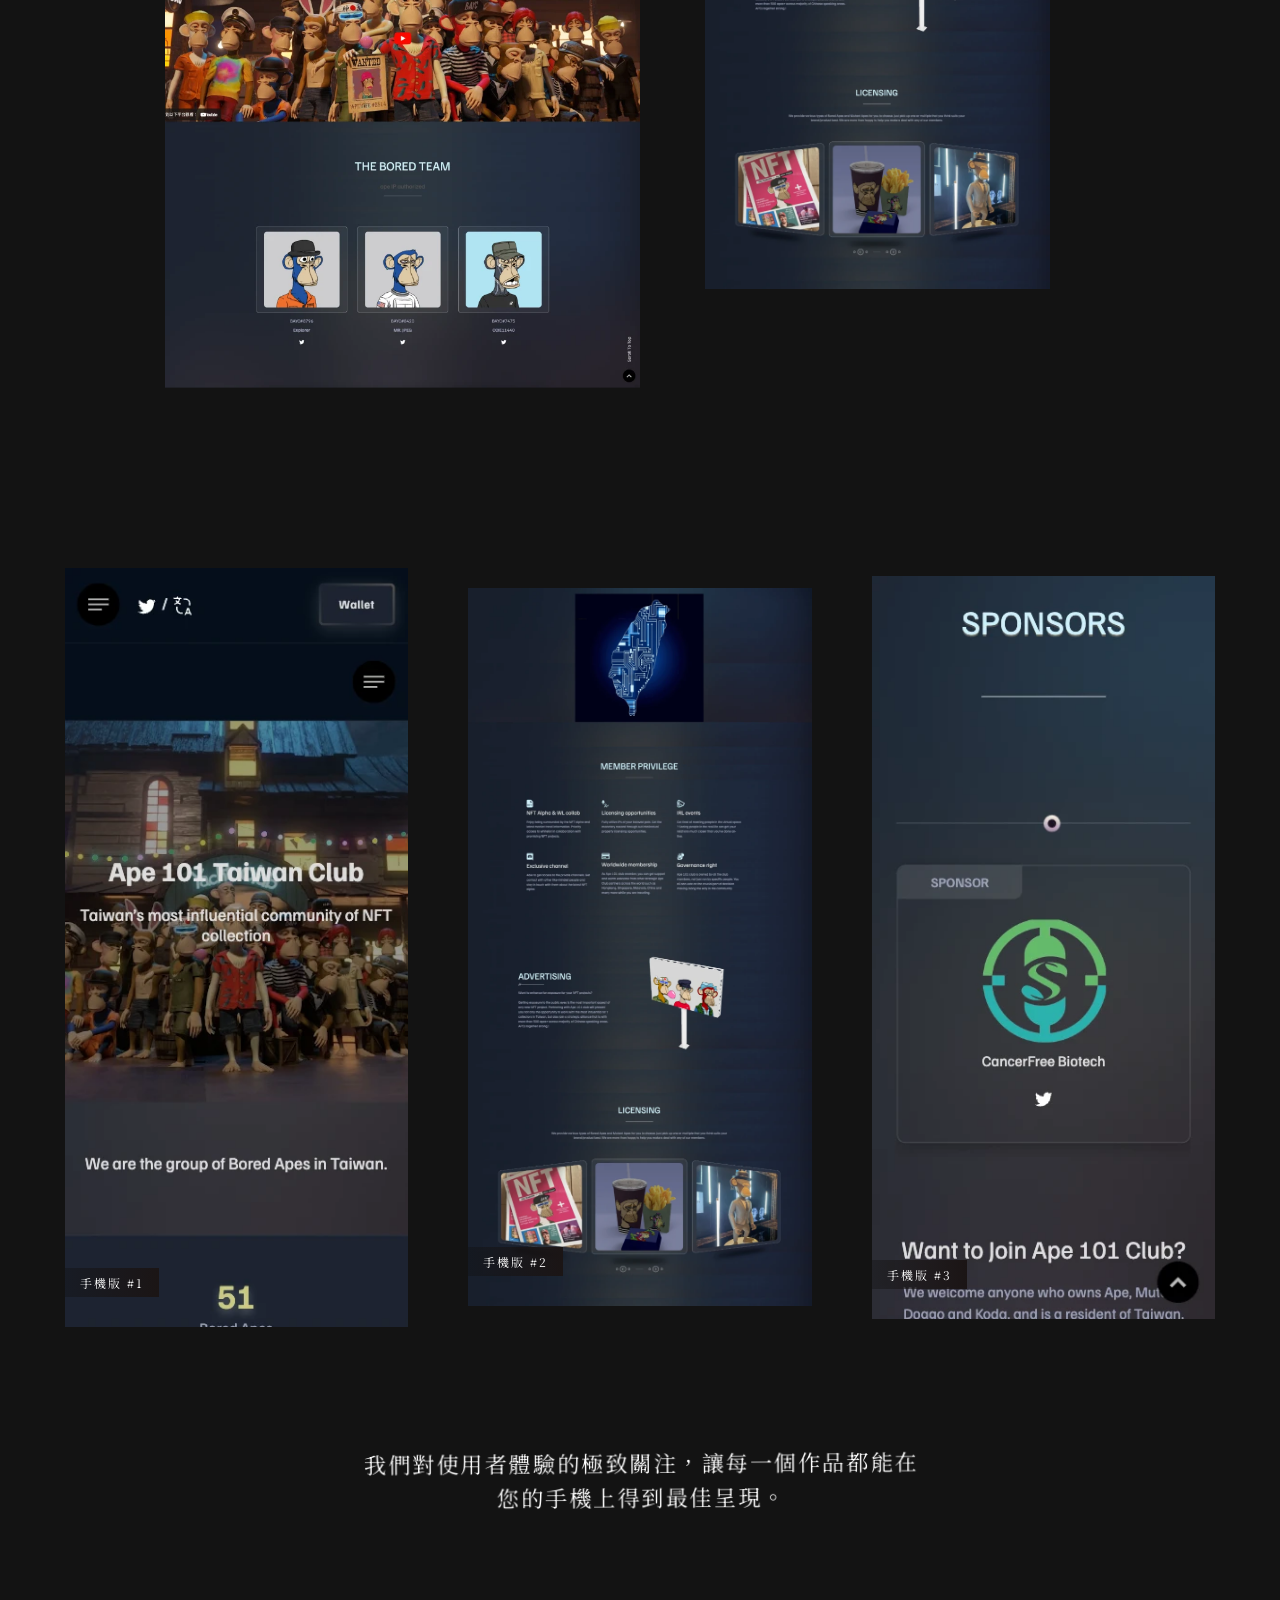
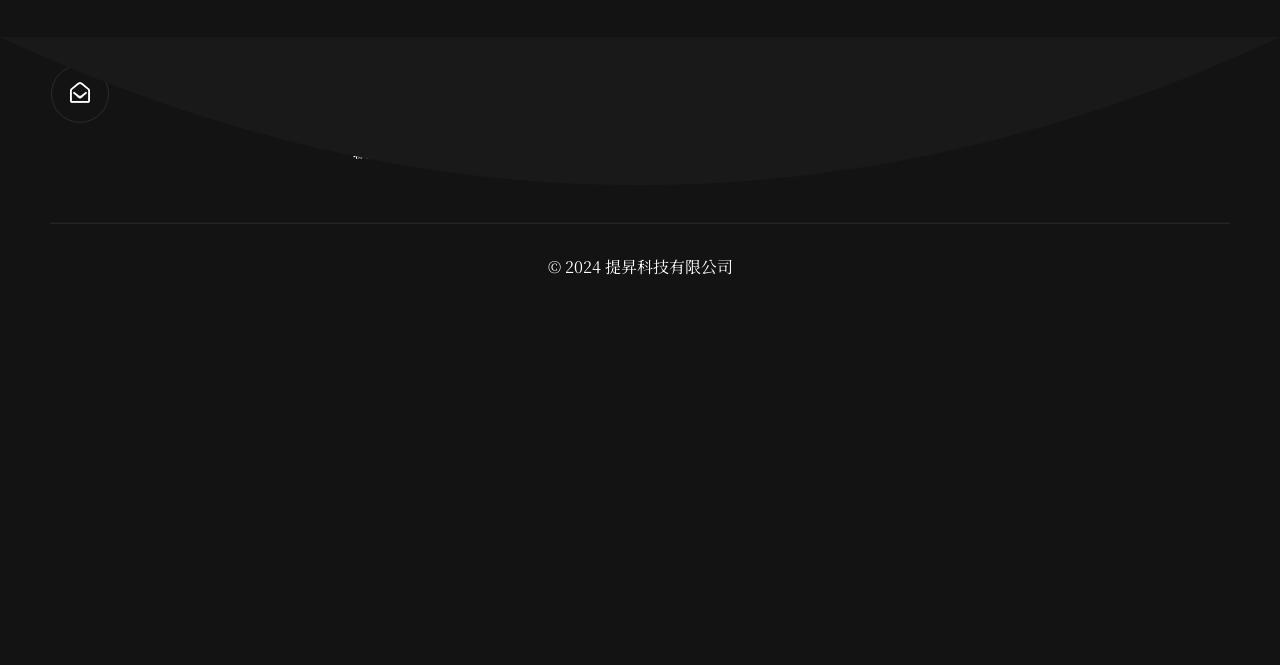
<file: ape-101-taiwan-club.html>
<!doctype html>
<html class="no-js" lang="">

<head>
    <meta charset="utf-8">
    <meta name="description" content="">
    <meta name="viewport" content="width=device-width, initial-scale=1">

    <link rel="icon" href="assets/img/logo-32x32.png" sizes="32x32"/>
    <link rel="icon" href="assets/img/logo-192x192.png" sizes="192x192"/>
    <!-- 載入字體 -->
    <link href="https://fonts.googleapis.com/css?family=Noto+Serif+TC:200,300,regular,500,600,700,900" rel="stylesheet" />

    <title>Ape 101 Taiwan Club 台灣最具影響力 NFT 社群的全方位設計｜提昇科技</title>

    <link href="assets/css/plugins.css" rel="stylesheet"/>
    <link rel="stylesheet" href="assets/css/style.css">
</head>

<body class="v-dark dsn-ajax">


<div id="dsn_preloader" class="preloader">

    <div class="dsnload p-absolute">
        <span class="dsnload__row">
            <span class="dsnload__img">
            <img src="assets/img/logo-light.png" class="logo-dark" alt="提昇科技TimTech" decoding="async" loading="lazy"/>
            <img src="assets/img/logo.png" class="logo-light" alt="提昇科技TimTech" decoding="async" loading="lazy"/>
            </span>
        </span>
        <span class="dsnload__row dsnload__row--sibling">
            <span class="dsnload__img">
                 <img src="assets/img/logo-light.png" class="logo-dark" alt="提昇科技TimTech" decoding="async" loading="lazy"/>
            <img src="assets/img/logo.png" class="logo-light" alt="提昇科技TimTech" decoding="async" loading="lazy"/>
            </span>
        </span>
        <span class="dsnload__row dsnload__row--sibling">
            <span class="dsnload__img">
                <img src="assets/img/logo-light.png" class="logo-dark" alt="提昇科技TimTech" decoding="async" loading="lazy"/>
            <img src="assets/img/logo.png" class="logo-light" alt="提昇科技TimTech" decoding="async" loading="lazy"/>
            </span>
        </span>
        <span class="dsnload__row dsnload__row--sibling">
            <span class="dsnload__img">
               <img src="assets/img/logo-light.png" class="logo-dark" alt="提昇科技TimTech" decoding="async" loading="lazy"/>
            <img src="assets/img/logo.png" class="logo-light" alt="提昇科技TimTech" decoding="async" loading="lazy"/>
            </span>
        </span>


    </div>
    <svg width="100%" height="100%" viewBox="0 0 100 100" class="v-middle" preserveAspectRatio="xMinYMin meet"
         fill="none">
        <linearGradient id="linearColors" x1="0" y1="0" x2="1" y2="1">
            <stop offset="0%" stop-color="var(--theme-color)"></stop>
            <stop offset="50%" stop-color="var(--border-color)"></stop>
            <stop offset="100%" stop-color="var(--assistant-color)"></stop>
        </linearGradient>
        <path class="dsn-progress-path" d="M50,1 a49,49 0 0,1 0,98 a49,49 0 0,1 0,-98"/>
    </svg>
    <div class="loading-circle v-middle">
        <p class="loading-count v-middle">0</p>
    </div>

    <span class="loading-text text-uppercase mt-30 dsn-container">載入中...</span>
    <div class="bg-load background-section d-flex align-items-end">
        <svg class="dsn-separator-bottom dsn-icon-assistant-color" width="100%" height="100%" viewBox="0 0 100 10"
             preserveAspectRatio="none">
            <path class="path-anim separator__path" data-dsn-to="M 0 0 C 40 0 55 0 100 0 L 0 0 Z"
                  vector-effect="non-scaling-stroke" d="M 0 0 C 40 16 75 10 100 0 L 0 0 Z"></path>
        </svg>
    </div>

</div>

<main id="main_root" class="main-root">

    <!-- ========== Menu ========== -->
    <header id="site_menu_header" class="site-header  dsn-container d-none dsn-hamburger">
        <div class="main-logo">
            <a href="index.html" data-dsn-text="提昇科技" class="custom-logo-link main-brand effect-ajax" rel="home"
            aria-current="page">
                <img src="assets/img/logo-light.png" class="custom-logo logo-light" alt="提昇科技TimTech"/>
                <img src="assets/img/logo.png" class="custom-logo logo-dark" alt="提昇科技TimTech"/>
            </a>
        </div>
        <nav class="main-navigation ">
            <div class="menu-cover-title header-container dsn-container">MENU</div>
            <ul id="dsn-primary-list" class="primary-nav h2">
                <li class="nav-item has-sub-menu">
                    <a title="Home" href="index.html">
                        <span class="overflow ">首頁</span>
                    </a>
                </li>
                
                <li class="nav-item ">
                    <a title="About" href="about-us.html">
                        <span class="overflow">關於我們</span>
                    </a>
                </li>

                <li class="nav-item ">
                    <a title="Service" href="service.html" >
                        <span class="overflow">服務項目</span>
                    </a>
                </li>

                <li class="nav-item has-sub-menu">
                    <a title="Portfolio" href="portfolio.html">
                        <span class="overflow ">作品展示</span>
                    </a>
                </li>

                <!-- <li class="nav-item has-sub-menu">
                    <a title="News" href="news.html">
                        <span class="overflow ">最新消息</span>
                    </a>
                </li> -->

                <li class="nav-item ">
                    <a title="Contact" href="contact.html">
                        <span class="overflow">聯絡我們</span>
                    </a>
                </li>
            </ul>
            <div class="container-content  d-flex flex-column justify-content-center section-margin">
                <div class="nav__info">
                    <div class="nav-content">
                        <h5 class="sm-title-block mb-10">公司地址</h5>
                        臺中市西區大忠南街118號10F之2

                    </div>
                    <div class="nav-content mt-30">
                        <h5 class="sm-title-block mb-10">聯絡方式</h5>
                        <p class="links over-hidden mb-1">
                            <a class="link-hover d-block" href="tel:+886975307915" data-hover-text="+886 975307915">+886 975307915</a>
                        </p>
                        <p class="links over-hidden"><a class="link-hover" href="mailto:service@timtech.tw"
                                                        data-hover-text="service@timtech.tw">service@timtech.tw</a></p>

                    </div>
                </div>
            </div>
        </nav>
        <div id="navbar_toggle" class="navbar-toggle">
            <div class="toggle-icon">
                <div class="toggle-line"></div>
                <div class="toggle-line"></div>
                <div class="toggle-line"></div>
            </div>
            <div class="toggle-text">
                <div class="text-menu">Menu</div>
                <div class="text-open">Open</div>
                <div class="text-close">Close</div>
            </div>
        </div>
        <div class="bg-load background-main"></div>

        <svg width="100%" height="100%" viewBox="0 0 100 100" preserveAspectRatio="none"
            class="bg-load dsn-svg-transition">
            <path vector-effect="non-scaling-stroke" d="M 0 100 V 100 Q 50 100 100 100 V 100 z"/>
        </svg>

    </header>
    <!-- ========== End Menu ========== -->

    <!-- ========== Header  ========== -->
    <header id="dsn_header" class="dsn-header-animation  show-box-shadow dsn-container section-padding v-dark-head">
        <div class="entry-header p-relative over-hidden">
            <div id="hero_image"
                 class="p-absolute dsn-hero-parallax-img over-hidden before-z-index z-index-1 full-width"
                 data-dsn-ajax="img" data-overlay="4">
                <img src="assets/img/portfolio/ape101/ape101-cover.webp"
                     class="cover-bg-img transform-3d " alt=""
                     data-dsn-position="50% 50%"
                     sizes="(max-width: 2560px) 100vw, 2560px"/>
            </div>
            <div id="hero_content" class="d-flex p-relative h-100 dsn-hero-parallax-title align-items-end container">
                <div class="content p-relative ">
                    <div class="intro-project w-100">
                        <div class="intro-title ">
                            <div id="dsn_metas" class="p-relative d-flex justify-content-between ">
                                <div class="metas has-separate p-relative mb-10">
                                    <span>Ape 101 Taiwan Club</span>
                                    <span>形象網站</span>
                                </div>
                            </div>
                            <div id="hero_title">
                                <h1 class="title-h2" data-dsn-ajax="title">台灣最具影響力 NFT 社群的全方位設計</h1>
                                <p class="subtitle-meta metas p-relative mt-10 max-w570">
                                    TaiwanDAO是一群BAYC持有者，想為台灣提供更廣泛、公平的NFT資訊空間，因志同道合而聚集、產生的組織。
                                </p>
                            </div>

                        </div>

                    </div>

                </div>

            </div>

        </div>


        <a class="background-main move-circle link-project p-absolute" data-dsn="parallax"
           href="https://ape101.tw/"
           target="_blank" rel="nofollow">
            觀看作品
            <svg viewBox="0 0 1024 1024" version="1.1" xmlns="http://www.w3.org/2000/svg">
                <path d="M213.333333 750.506667L665.173333 298.666667H384V213.333333h426.666667v426.666667h-85.333334V358.826667L273.493333 810.666667 213.333333 750.506667z"/>
            </svg>
        </a>
        <a href="#page_wrapper" rel="nofollow" class="dsn-scroll-bottom"
           data-dsn-option='{"ease": "power4.inOut" , "duration" : 1.5}'>
            <div class="text">SCROLL</div>
        </a>
    </header>
    <!-- ========== End Header  ========== -->
    <div id="page_wrapper" class="wrapper">
        <!-- ========== Info Project  ========== -->
        <div class="info-project container text-center section-margin">
            <h2 class="title-h2 dsn-up">
                專案背景
            </h2>
            <p class="max-w750 mt-30 dsn-up">
                我們與 TaiwanDAO 合作，共同打造以深夜色為主題的中英雙語網站，為 Web3 世界增添科技之美。
                透過獨特網站功能提升使用者體驗，未來將整合更多 Web3 技術，包括連結錢包、簽署、發布 NFT 持有者資訊等，擴展網站功能性與價值。
            </p>
            <ul class="intro-project-list mt-30 d-grid grid-md-3 grid-sm-2 ">

                <li class="dsn-up grid-item number-item">
                    <h5 class="title-list-project sm-title-block">合作對象</h5>
                    <p class="description-list-project dsn-auto">Ape 101 Taiwan Club</p>
                </li>

                <li class="dsn-up grid-item number-item">
                    <h5 class="title-list-project sm-title-block">產業類別</h5>
                    <p class="description-list-project dsn-auto">資訊科技</p>
                </li>

                <li class="dsn-up grid-item number-item">
                    <h5 class="title-list-project sm-title-block">服務項目</h5>
                    <p class="description-list-project dsn-auto">網頁設計、多國語言、APP 整合</p>
                </li>
            </ul>
        </div>
        <!-- ========== End Info Project  ========== -->

        <!-- ========== Info  ========== -->
        <div class="background-section section-padding d-grid grid-md-2 dsn-container">
            <div class="dsn-container">
                <h2 class="title-block dsn-up">色彩&設計規劃</h2>

                <ul data-v-60d32bc4="" data-v-25ad8c36="" class="color-chip-list no-bullet mt-20">
                    <li class="color-chip color-chip-list__item " style="background-color: #26324a;"><div class="color-chip__text">#26324a</div></li>
                    <li class="color-chip color-chip-list__item " style="background-color: #cef1fb;"><div class="color-chip__text">#cef1fb</div></li>
                    <li class="color-chip color-chip-list__item " style="background-color: #497fa4;"><div class="color-chip__text">#497fa4</div></li>
                    <li class="color-chip color-chip-list__item is-close-white" style="background-color: #FFFFFF;"><div class="color-chip__text">#FFFFFF</div></li>
                </ul>

                <p class="dsn-up mt-20">
                    這組色彩規劃的選擇不僅保有深沉、神秘的特質，同時還帶有清新、開放的元素，營造出一個吸引人的網站視覺風格。
                    這些色彩選擇不僅能夠突顯Web3的科技感，同時也與台灣DAO的深夜主題相協調，使整體設計更為一致且有趣。
                </p>
            </div>
            <div class="p-relative img-box-parallax before-z-index has-popup">
                <div class="effect-popup before-z-index h-100"
                     data-src="assets/img/portfolio/ape101/ape101-Macbook.webp"
                     data-caption="網站首頁" data-fancybox="_1" data-cursor="open" data-dsn-overlay="0">
                    <img src="assets/img/portfolio/ape101/ape101-Macbook.webp" class="cover-bg-img" alt="">
                </div>
                <div class="cap">
                    <span>網站首頁</span>
                </div>
            </div>
        </div>
        <!-- ========== End Info  ========== -->

        <!-- ========== Right Box With Image  ========== -->
        <div class="right-box-image section-margin dsn-container dsn-left-container over-hidden">
            <div class="box-img">
                <div class="img-box-parallax h-v-80 w-100 before-z-index dsn-animate dsn-effect-left"
                     data-dsn-triggerhook="bottom"
                     data-dsn-grid="move-up" data-overlay="1">
                    <img src='assets/img/portfolio/ape101/ape101-goals.webp' class="cover-bg-img has-direction"
                         data-dsn-position="50% 0%" alt=''/>
                </div>
            </div>
            <div class="box-info background-section box-padding section-margin" data-dsn-gap="30px 30px">
                <h2 class="title-h2">專案目標</h2>
                <p class="mt-20 pt-20 border-top">
                    融合 Web3 創新技術於 Web2 平台，提升互聯網透明度、安全性和易用性。透過智能合約、去中心化數位貨幣和數位身份技術，
                    打造更開放、可信任的網路環境，為使用者帶來更佳體驗和更多價值。
                </p>
                <ul class="d-grid dsn-list  mt-20">
                    <li class="list-item background-main border-rdu">
                        <span class="dsn-icon mr-15"><i class="fas fa-check" aria-hidden="true"></i></span>
                        <p class="dsn-heading-title heading-color ">融合 Web3 創新技術於 Web2 平台</p>
                    </li>
                    <li class="list-item background-main border-rdu">
                        <span class="dsn-icon mr-15"><i class="fas fa-check" aria-hidden="true"></i></span>
                        <p class="dsn-heading-title heading-color ">提升網站透明度、安全性和易用性</p>
                    </li>
                    <li class="list-item background-main border-rdu">
                        <span class="dsn-icon mr-15"><i class="fas fa-check" aria-hidden="true"></i></span>
                        <p class="dsn-heading-title heading-color ">打造更開放、可信任的網路環境</p>
                    </li>
                </ul>
            </div>

        </div>
        <!-- ========== End Right Box With Image  ========== -->

        <!-- ========== Slider Parallax ========== -->
        <header class="v-dark-head-mobile half-right dsn-section-padding dsn-header-animation">
            <div class="main-slider v-dark-head-mobile has-horizontal  active-nav-slider dsn-webgl has-paginate"
                data-dsn-webgl='{"displacement" : "assets/img/displacement/8.jpg"}'
                data-dsn-option='{"direction":"horizontal","allowTouchMove":true,"watchSlidesProgress":true,"grabCursor":true,"mousewheel":false}'>


                <div class="content-slider slide-inner h-100 over-hidden">
                    <div class="bg-container p-absolute  dsn-hero-parallax-img  w-100 h-100 z-index-1 dsn-hero-parallax-img">
                        <div class="swiper-container h-100">
                            <div class="swiper-wrapper">
                                <div class="slide-item swiper-slide over-hidden">
                                    <div class="image-bg cover-bg w-100 h-100 before-z-index" data-overlay="4">
                                        <img class="cover-bg-img dsn-swiper-parallax-transform"
                                            src="assets/img/portfolio/ape101/feature1.webp" alt=""
                                            data-dsn-position="50% 50%"/>
                                    </div>
                                    <div class="slide-content p-absolute">
                                        <div class="p-relative head-meta swiper-animate-head  d-flex justify-content-between mb-20">
                                            <div class="circle-before metas mb-10">
                                                <span>重點特色</span>
                                            </div>
                                        </div>
                                        <h2 class="title-h2 title has-box-mod p-relative">
                                            <a href="" data-dsn-split="chars" class="effect-ajax"
                                            data-dsn-ajax="slider">
                                                酷炫的翻牌效果
                                            </a>
                                        </h2>
                                        <p class="description swiper-animate-head max-w570 mt-20">
                                            以台灣最具影響力的 NFT 社群為期許，客戶強調翻牌效果，呈現25個代表性 NFT 與科技感滿溢的台灣圖片相結合。
                                            不論用於網頁或實體活動，這翻牌效果定能令人印象深刻。
                                        </p>
                                    </div>
                                </div>
                                <div class="slide-item swiper-slide over-hidden">
                                    <div class="image-bg cover-bg w-100 h-100 before-z-index" data-overlay="3">
                                        <img class="cover-bg-img dsn-swiper-parallax-transform"
                                            src="assets/img/portfolio/ape101/feature2.webp" alt=""
                                            data-dsn-position="50% 50%"/>
                                    </div>
                                    <div class="slide-content p-absolute">
                                        <div class="p-relative head-meta swiper-animate-head  d-flex justify-content-between mb-20">
                                            <div class="circle-before metas mb-10">
                                                <span>重點特色</span>
                                            </div>
                                        </div>
                                        <h2 class="title-h2 title has-box-mod p-relative">
                                            <a href="" data-dsn-split="chars" class="effect-ajax"
                                            data-dsn-ajax="slider">
                                                流暢的功能操作
                                            </a>
                                        </h2>
                                        <p class="description swiper-animate-head max-w570 mt-20">
                                            我們通過輪播圖方式和滑順切換功能，一次展現贊助商和授權商品內容。
                                            在實際瀏覽中，凸顯重要區塊，引導訪客深入瀏覽，深入了解品牌價值。
                                        </p>
                                    </div>
                                </div>
                                <div class="slide-item swiper-slide over-hidden">
                                    <div class="image-bg cover-bg w-100 h-100 before-z-index" data-overlay="2">
                                        <img class="cover-bg-img dsn-swiper-parallax-transform"
                                            src="assets/img/portfolio/ape101/feature3.webp" alt=""
                                            data-dsn-position="50% 50%"/>
                                    </div>
                                    <div class="slide-content p-absolute">
                                        <div class="p-relative head-meta swiper-animate-head  d-flex justify-content-between mb-20">
                                            <div class="circle-before metas mb-10">
                                                <span>重點特色</span>
                                            </div>
                                        </div>
                                        <h2 class="title-h2 title has-box-mod p-relative">
                                            <a href="" data-dsn-split="chars" class="effect-ajax"
                                            data-dsn-ajax="slider">
                                                獨具細節的設計
                                            </a>
                                        </h2>
                                        <p class="description swiper-animate-head max-w570 mt-20">
                                            為融合科技感的 NFT 與網頁，我們用心設計首頁Banner和按鈕，
                                            運用發光的 UI 設計，展現出細緻的設計感，為網站注入獨特風采。
                                        </p>
                                    </div>
                                </div>
                            </div>
                        </div>
                    </div>
                    <div class="dsn-container d-flex align-items-center dsn-slider-content dsn-hero-parallax-title"></div>
                </div>


                <div class="dsn-swiper-paginate">
                    <div class="swiper-pagination dsn-swiper-circle mr-30 ml-30 heading-color"></div>
                </div>

                <div class="control-nav w-100  d-flex dsn-container  align-items-center justify-content-between">
                    <div class="prev-paginate         dsn-paginate-arrow box-shadow"></div>


                    <div class="dsn-pagination p-relative d-flex align-items-end">
                        <span class="slider-current-index h2">01</span>
                        <span class="sm-title-block">/ </span><span
                            class="total sm-title-block"> 3</span>
                    </div>

                    <div class="next-paginate dsn-paginate-arrow box-shadow"></div>


                </div>


            </div>
        </header>
        <!-- ========== End Slider Parallax ========== -->

        <!-- ========== Desktop Image Section ========== -->
        <div class="about-section about-resume container section-margin text-center">
            <div class="section-title mb-70">
                <h2 class="title-h2 text-upper">DESKTOP & MOBILE</h2>
                <p class="max-w750 mt-20">
                    透過桌面環境的展示，我們將每個作品注入了數位的生命力，呈現出極致的細節和設計。
                    在這個桌面空間中，您可以感受到創新科技與藝術的融合，這不僅僅是一個網站，更是一場視覺的盛宴。
                </p>
            </div>

            <div class="d-grid grid-md-2 d-grid-no-space box-img">
                <div class="img-left"
                     data-dsn-animation='{"to":{"rotation":"-15","y":"60"},"option":{"scrub":"1"},"responsive":["desktop","tablet"],"to_tablet":{"rotation":"-15"}}'
                >
                    <div class="p-relative img-box-parallax before-z-index has-popup">
                        <div class="effect-popup before-z-index h-100"
                            data-src="assets/img/portfolio/ape101/ape101-pc01.webp"
                            data-caption="電腦版 #1" data-fancybox="_1" data-cursor="open" data-dsn-overlay="0">
                            <img src="assets/img/portfolio/ape101/ape101-pc01.webp" alt="">
                        </div>
                    </div>
                </div>
                <div class="img-right"
                     data-dsn-animation='{"to":{"rotation":"9","y":0},"option":{"scrub":"1"},"responsive":["desktop","tablet"],"to_tablet":{"rotation":"1"}}'
                >
                    <div class="p-relative img-box-parallax before-z-index has-popup">
                        <div class="effect-popup before-z-index h-100"
                            data-src="assets/img/portfolio/ape101/ape101-pc02.webp"
                            data-caption="電腦版 #2" data-fancybox="_1" data-cursor="open" data-dsn-overlay="0">
                            <img src="assets/img/portfolio/ape101/ape101-pc02.webp" alt="">
                        </div>
                    </div>
                </div>

            </div>
        </div>
        <!-- ========== End Desktop Image Section ========== -->

        <!-- ========== Mobile Three Image Popup  ========== -->
        <div class="container p-relative mb-section section-margin">
            <div class="d-grid grid-sm-3 align-items-center" data-dsn-gap="80px 60px">
                <div class="p-relative img-box-parallax before-z-index has-popup">
                    <div class="effect-popup before-z-index h-100"
                         data-src="assets/img/portfolio/ape101/ape101-mobile-1.webp"
                         data-caption="手機版 #1" data-fancybox="_1" data-cursor="open" data-dsn-overlay="0">
                        <img src="assets/img/portfolio/ape101/ape101-mobile-1.webp" alt="">
                    </div>
                    <div class="cap">
                        <span>手機版 #1</span>
                    </div>
                </div>
                <div class="p-relative img-box-parallax before-z-index has-popup">
                    <div class="effect-popup before-z-index h-100"
                         data-src="assets/img/portfolio/ape101/ape101-pc02.webp"
                         data-caption="手機版 #2" data-fancybox="_1" data-cursor="open" data-dsn-overlay="0">
                        <img src="assets/img/portfolio/ape101/ape101-pc02.webp" alt="">
                    </div>
                    <div class="cap">
                        <span>手機版 #2</span>
                    </div>
                </div>
                <div class="p-relative img-box-parallax before-z-index has-popup">
                    <div class="effect-popup before-z-index h-100"
                         data-src="assets/img/portfolio/ape101/ape101-mobile-3.webp"
                         data-caption="手機版 #3" data-fancybox="_1" data-cursor="open" data-dsn-overlay="0">
                        <img src="assets/img/portfolio/ape101/ape101-mobile-3.webp" alt="">
                    </div>
                    <div class="cap">
                        <span>手機版 #3</span>
                    </div>
                </div>
            </div>
        </div>
        <!-- ========== End Mobile Three Image Popup  ========== -->

        <!-- ========== Paragraph  ========== -->
        <div class="container section-margin text-center">
            <p class="title-block dsn-text max-w570">
                我們對使用者體驗的極致關注，讓每一個作品都能在您的手機上得到最佳呈現。
            </p>
        </div>
        <!-- ========== End Paragraph  ========== -->


        <!-- ========== Next Project  ========== -->
        <!-- <div class="next-project section-padding p-relative footer-animate svg-animate">
            <svg class="dsn-separator dsn-separator-up  dsn-icon-main-color" width="100%" height="100%"
                 viewBox="0 0 100 10" preserveAspectRatio="none">
                <path class="path-anim separator__path" data-dsn-to="M 0 0 C 40 0 55 0 100 0 L 0 0 Z"
                      vector-effect="non-scaling-stroke" d="M 0 0 C 40 16 75 10 100 0 L 0 0 Z"></path>
            </svg>
            <div data-dsn-ajax="img" class="p-absolute dsn-hero-parallax-img transform-3d bg-container over-hidden"
                 data-overlay="4">
                <img class="cover-bg-img wp-post-image" src="assets/img/portfolio/project2/1.jpg" alt=""
                     data-dsn-position="50% 50%"/>
            </div>
            <div class="dsn-container dsn-z-index-2 p-relative h-100 v-dark-head">
                <div class="p-relative h-100 d-flex flex-column justify-content-center">
                    <div class="intro-project w-100">
                        <div class="intro-title text-center">
                            <div class="metas has-separate p-relative mb-10">
                                <span>Creative</span>
                                <span>Photography</span>
                            </div>

                            <div class="hero-title fill-text">
                                <a href="project-2.html" class="d-inline-block effect-ajax" data-dsn-ajax="next">
                                    <h2 class="title">MEN FASHION</h2>
                                </a>
                            </div>
                        </div>
                    </div>
                </div>

            </div>
        </div> -->
        <!-- ========== End Next Project  ========== -->

    </div>
    <!-- ========== Footer ========== -->
    <footer id="dsn_footer" class="dsn-footer p-relative footer-animate svg-animate background-main">
        <svg class="dsn-separator dsn-separator-up  dsn-icon-assistant-color" width="100%" height="100%"
            viewBox="0 0 100 10" preserveAspectRatio="none">
            <path class="path-anim separator__path" data-dsn-to="M 0 0 C 40 0 55 0 100 0 L 0 0 Z"
                vector-effect="non-scaling-stroke" d="M 0 0 C 40 16 75 10 100 0 L 0 0 Z"></path>
        </svg>
        <div class="footer-content p-relative mt-section">

            <div class="text-center container">
                <h2 class="title-h2 ">
                    <span class="d-block"><b><i>透過網站，將想法變成現實</i></b></span>
                </h2>
                <div class="dsn-icon-heading-color dsn-def-btn d-flex justify-content-center mt-30">
                    <a class="dsn-btn dsn-border border-color-default  background-section  effect-ajax has-icon-left"
                    href="contact.html" data-dsn-text="專案詢問">
                <span class="dsn-icon dsn-bg-before btn-icon-left heading-color z-index-1">
                    <i class="fas fa-angle-right" aria-hidden="true"></i>
                </span>
                        <span class="title-btn p-relative  z-index-1 ">專案詢問</span>
                    </a>
                </div>

            </div>
            <div class="dsn-container pt-60">
                <div class="d-grid grid-lg-4 grid-md-2 ">
                    <div class="grid-col-1">
                        <div class="dsn-logo main-logo">
                            <div class="main-logo">
                                <a href="index.html" data-dsn-text="提昇科技"
                                class="custom-logo-link main-brand effect-ajax" rel="home">
                                    <img class="custom-logo logo-light" src="assets/img/logo-light.png"
                                        alt="提昇科技TimTech"/>
                                    <img class="custom-logo logo-dark" src="assets/img/logo.png"
                                        alt="提昇科技TimTech"/>
                                </a>
                            </div>
                        </div>
                        <ul class="dsn-socials box-social mt-20 dsn-icon-heading-color">
                            <li><a href="mailto:service@timtech.tw" target="_blank" rel="nofollow"
                                class="init-color move-circle border-color-default" data-dsn="parallax"><span
                                    class="dsn-icon"><i class="far fa-envelope-open"></i> <span>Email</span></a>
                            </li>
                        </ul>
                    </div>
                    <div class="grid-col-2">
                        <h4 class="subtitle p-relative line-shape  line-shape-after "><span
                                class="background-revere ">網站導航</span>
                        </h4>
                        <div class="menu-footer-menu-container">
                            <ul id="menu-footer-menu" class="menu">
                                <li class="menu-item">
                                    <a href="index.html" class="effect-ajax">首頁</a>
                                </li>
                                <li class="menu-item">
                                    <a href="about-us.html" class="effect-ajax">關於我們</a>
                                </li>
                                <li class="menu-item">
                                    <a href="service.html" class="effect-ajax">服務項目</a>
                                </li>
                                <li class="menu-item">
                                    <a href="portfolio.html" class="effect-ajax">作品展示</a>
                                </li>
                                <!-- <li class="menu-item">
                                    <a href="news.html" class="effect-ajax">最新消息</a>
                                </li> -->
                                <li class="menu-item">
                                    <a href="contact.html" class="effect-ajax">聯絡我們</a>
                                </li>

                            </ul>
                        </div>
                    </div>
                    <div class="grid-col-3">
                        <h4 class="subtitle p-relative line-shape  line-shape-after "><span
                                class="background-revere ">聯絡方式</span>
                        </h4>

                        <div class="col-contact">
                            <p><strong>T</strong> : +886 975307915</p>
                            <p class="over-hidden mt-10">
                                <strong>E</strong> : <a class="link-hover" href="mailto:service@timtech.tw"
                                                        data-hover-text="service@timtech.tw">service@timtech.tw</a>
                            </p>
                        </div>

                    </div>
                    <div class="grid-col-4">
                        <h4 class="subtitle p-relative line-shape  line-shape-after "><span
                                class="background-revere ">公司地址</span>
                        </h4>
                        <div class="col-address">
                            <p>
                                臺中市西區大忠南街118號10F之2
                            </p>
                        </div>
                    </div>
                </div>
                <div class="footer-bottom mt-60 pt-30 border-top pb-30 text-center">
                    <p class="over-hidden">
                        © 2024 提昇科技有限公司
                    </p>
                </div>
            </div>


        </div>
    </footer>
    <!-- ========== End Footer ========== -->

</main>



<!-- ========== Cursor ========== -->
<div id="dsn_cursor" class="ball"></div>
<div id="dsn_cursor_inner" class="ball"></div>
<!-- ========== End Cursor ========== -->


<!-- ==========  Social ========== -->
<div class="social-side d-flex align-items-center flex-column justify-content-center">

    <ul class="socials d-flex flex-column-reverse">
        <li style="--dsn-index-animate : 0;">
            <a href="mailto:service@timtech.tw" target="_blank" rel="nofollow">
                <i class="far fa-envelope-open" aria-hidden="true"></i> <span>Email</span>
            </a>
        </li>
    </ul>
    <div class="icon">聯絡我們</div>
</div>
<!-- ========== End Social ========== -->

<!-- ========== Style Option Page ========== -->
<div id="dsn_box_options" class="day-night">
    <div class="night active" data-dsn-theme="dark">
        <svg width="48" height="48" viewBox="0 0 48 48">
            <rect x="12.3" y="23.5" width="2.6" height="1"></rect>
            <rect x="16.1" y="15.3" transform="matrix(0.7071 -0.7071 0.7071 0.7071 -6.8871 16.5732)" width="1"
                  height="2.6"></rect>
            <rect x="23.5" y="12.3" width="1" height="2.6"></rect>
            <rect x="30.1" y="16.1" transform="matrix(0.7071 -0.7071 0.7071 0.7071 -2.5145 27.0538)" width="2.6"
                  height="1"></rect>
            <rect x="33.1" y="23.5" width="2.6" height="1"></rect>
            <rect x="30.9" y="30.1" transform="matrix(0.7071 -0.7071 0.7071 0.7071 -12.9952 31.4264)" width="1"
                  height="2.6"></rect>
            <rect x="23.5" y="33.1" width="1" height="2.6"></rect>
            <rect x="15.3" y="30.9" transform="matrix(0.7071 -0.7071 0.7071 0.7071 -17.3677 20.9457)" width="2.6"
                  height="1"></rect>
            <path
                    d="M24,18.7c-2.9,0-5.3,2.4-5.3,5.3s2.4,5.3,5.3,5.3s5.3-2.4,5.3-5.3S26.9,18.7,24,18.7z M24,28.3c-2.4,0-4.3-1.9-4.3-4.3s1.9-4.3,4.3-4.3s4.3,1.9,4.3,4.3S26.4,28.3,24,28.3z">
            </path>
        </svg>

    </div>
    <div class="moon" data-dsn-theme="night">
        <svg width="48" height="48" viewBox="0 0 48 48">
            <path
                    d="M24,33.9c-5.4,0-9.9-4.4-9.9-9.9c0-4.3,2.7-8,6.8-9.4l0.8-0.3l-0.1,0.9c-0.2,0.6-0.2,1.3-0.2,1.9c0,5.2,4.3,9.5,9.5,9.5c0.6,0,1.3-0.1,1.9-0.2l0.8-0.2L33.3,27C32,31.1,28.3,33.9,24,33.9z M20.4,15.9c-3.2,1.4-5.3,4.5-5.3,8.1c0,4.9,4,8.9,8.9,8.9c3.6,0,6.7-2.1,8.1-5.3c-0.4,0-0.8,0.1-1.3,0.1c-5.8,0-10.5-4.7-10.5-10.5C20.4,16.7,20.4,16.3,20.4,15.9z">
            </path>
        </svg>
    </div>
</div>
<!-- ========== End Style Option Page ========== -->

<!-- ========== Line BG ========== -->
<div id="line_head"><span class="container"></span></div>
<!-- ========== End Line BG ========== -->

<script src="assets/js/jquery-3.1.1.min.js"></script>
<script src="assets/js/plugins.min.js"></script>
<script src="assets/js/plugins/dsn-grid.min.js"></script>
<script src="assets/js/custom.js"></script>

</body>

</html>
</file>
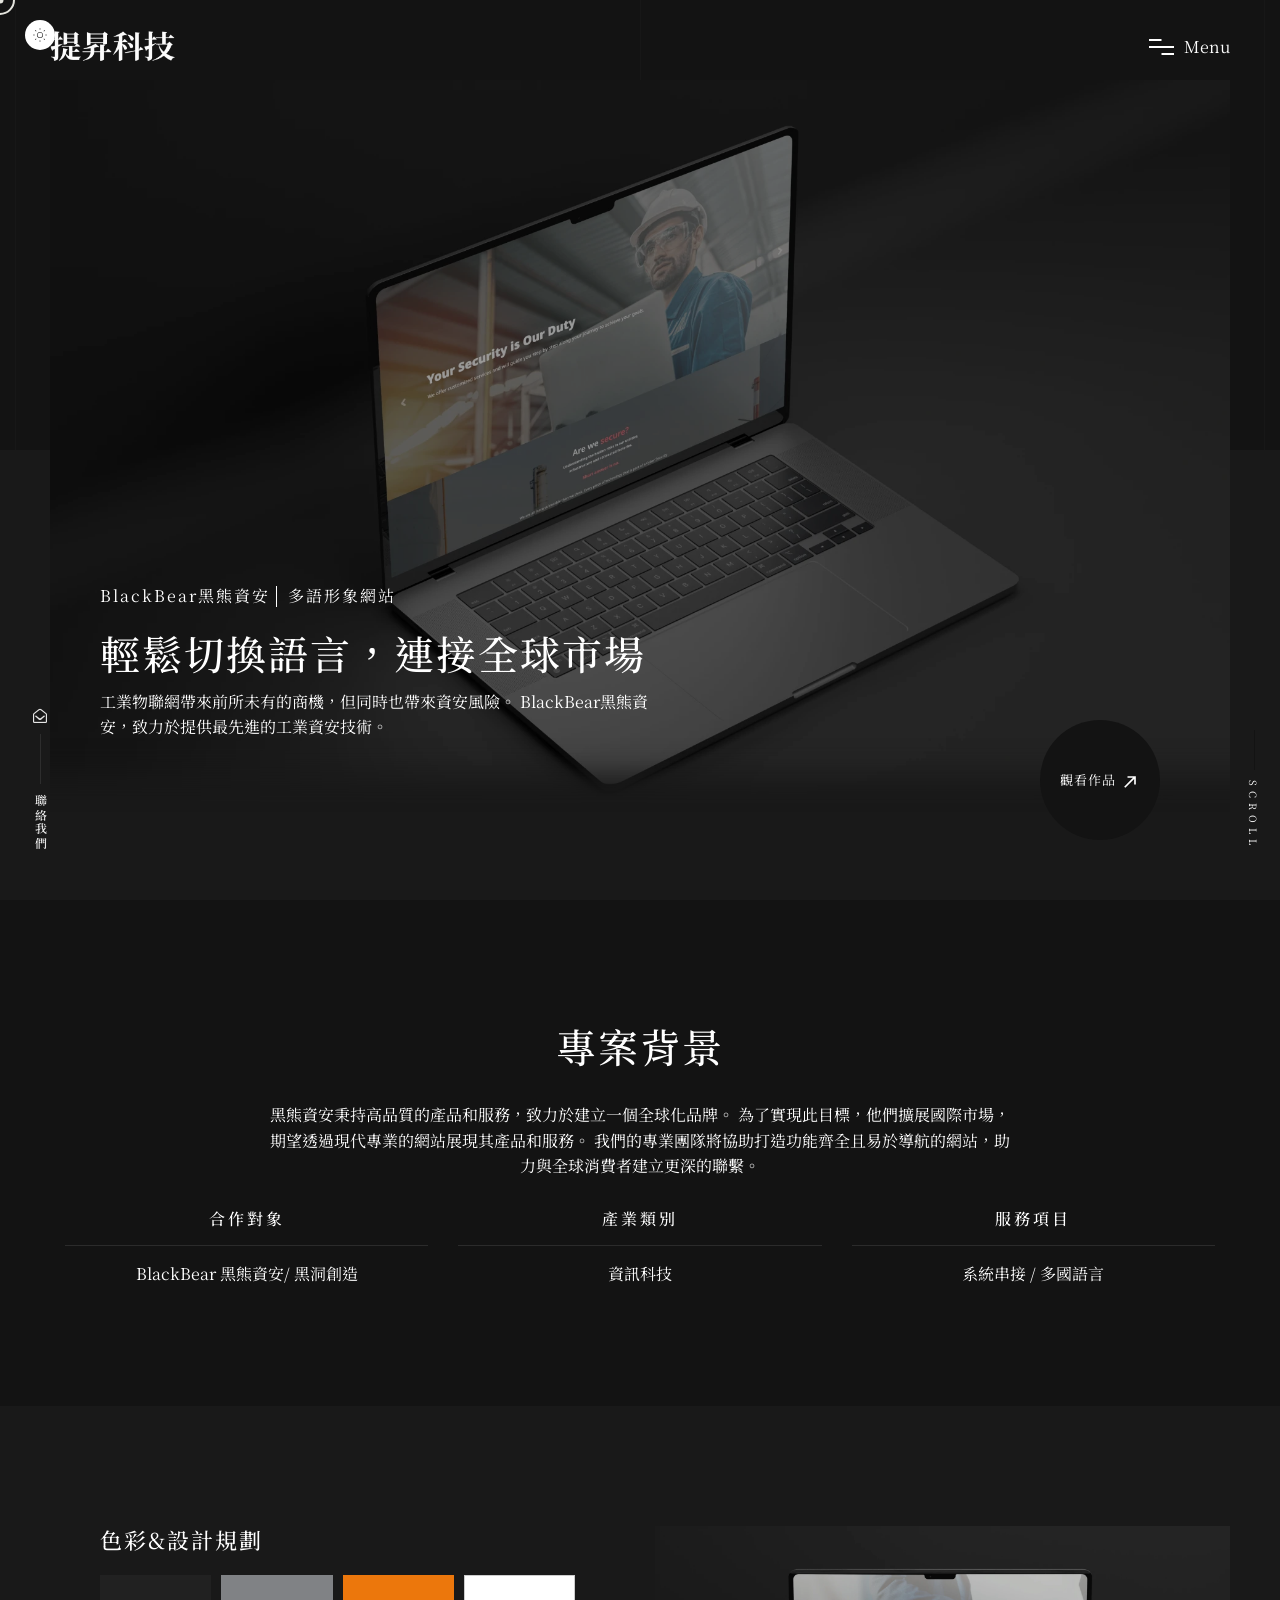
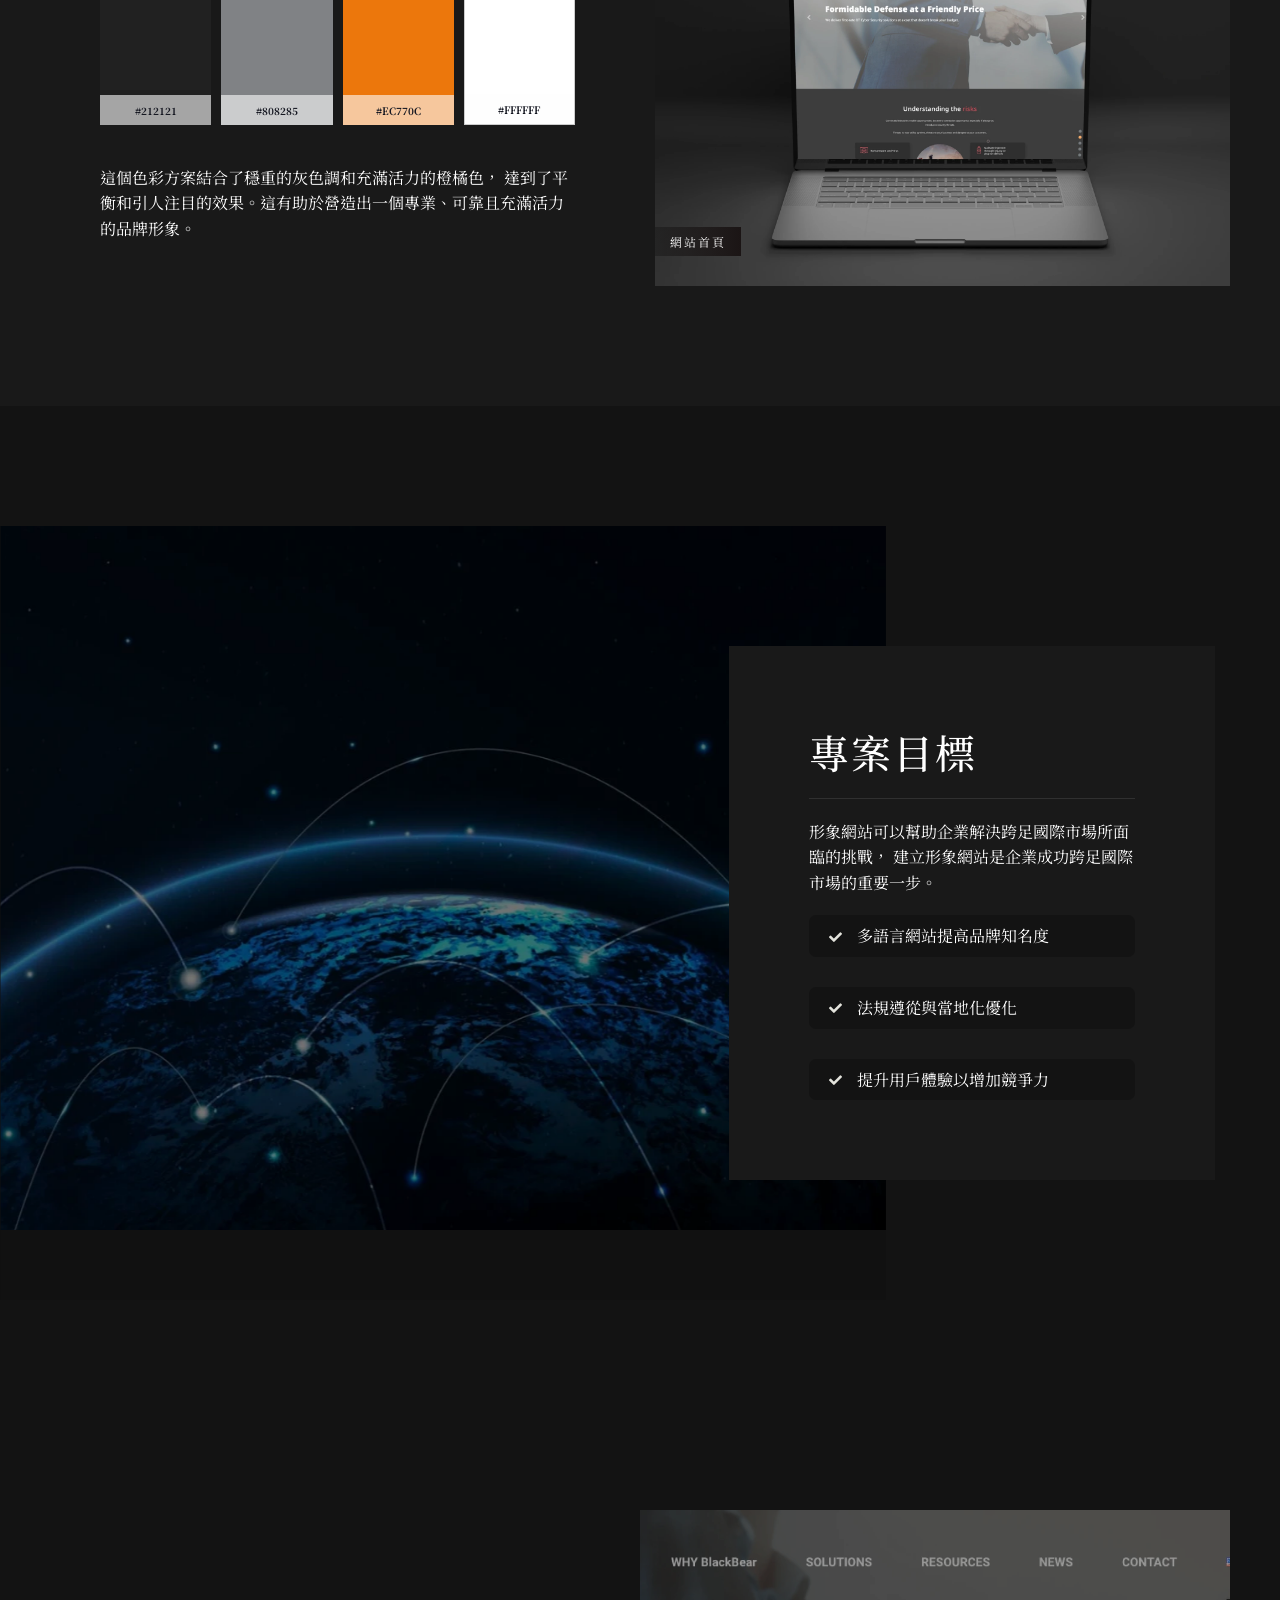
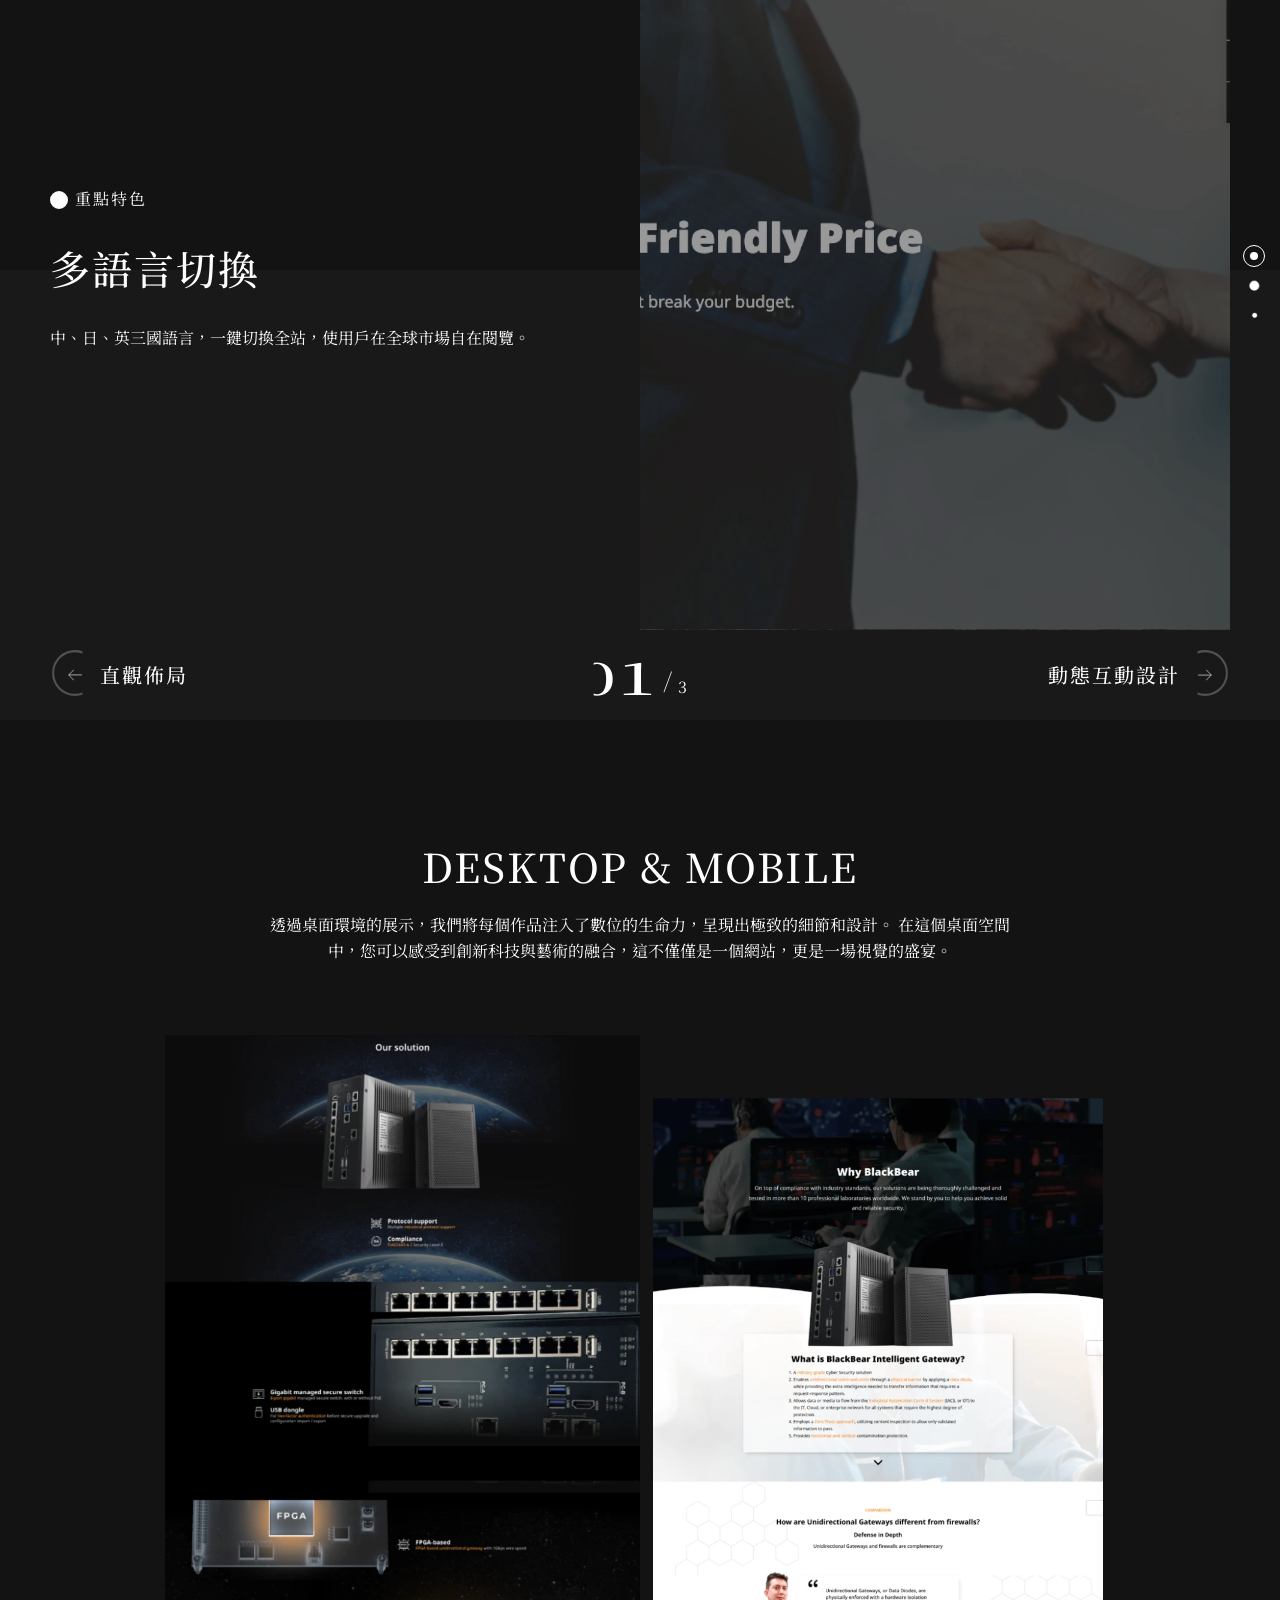
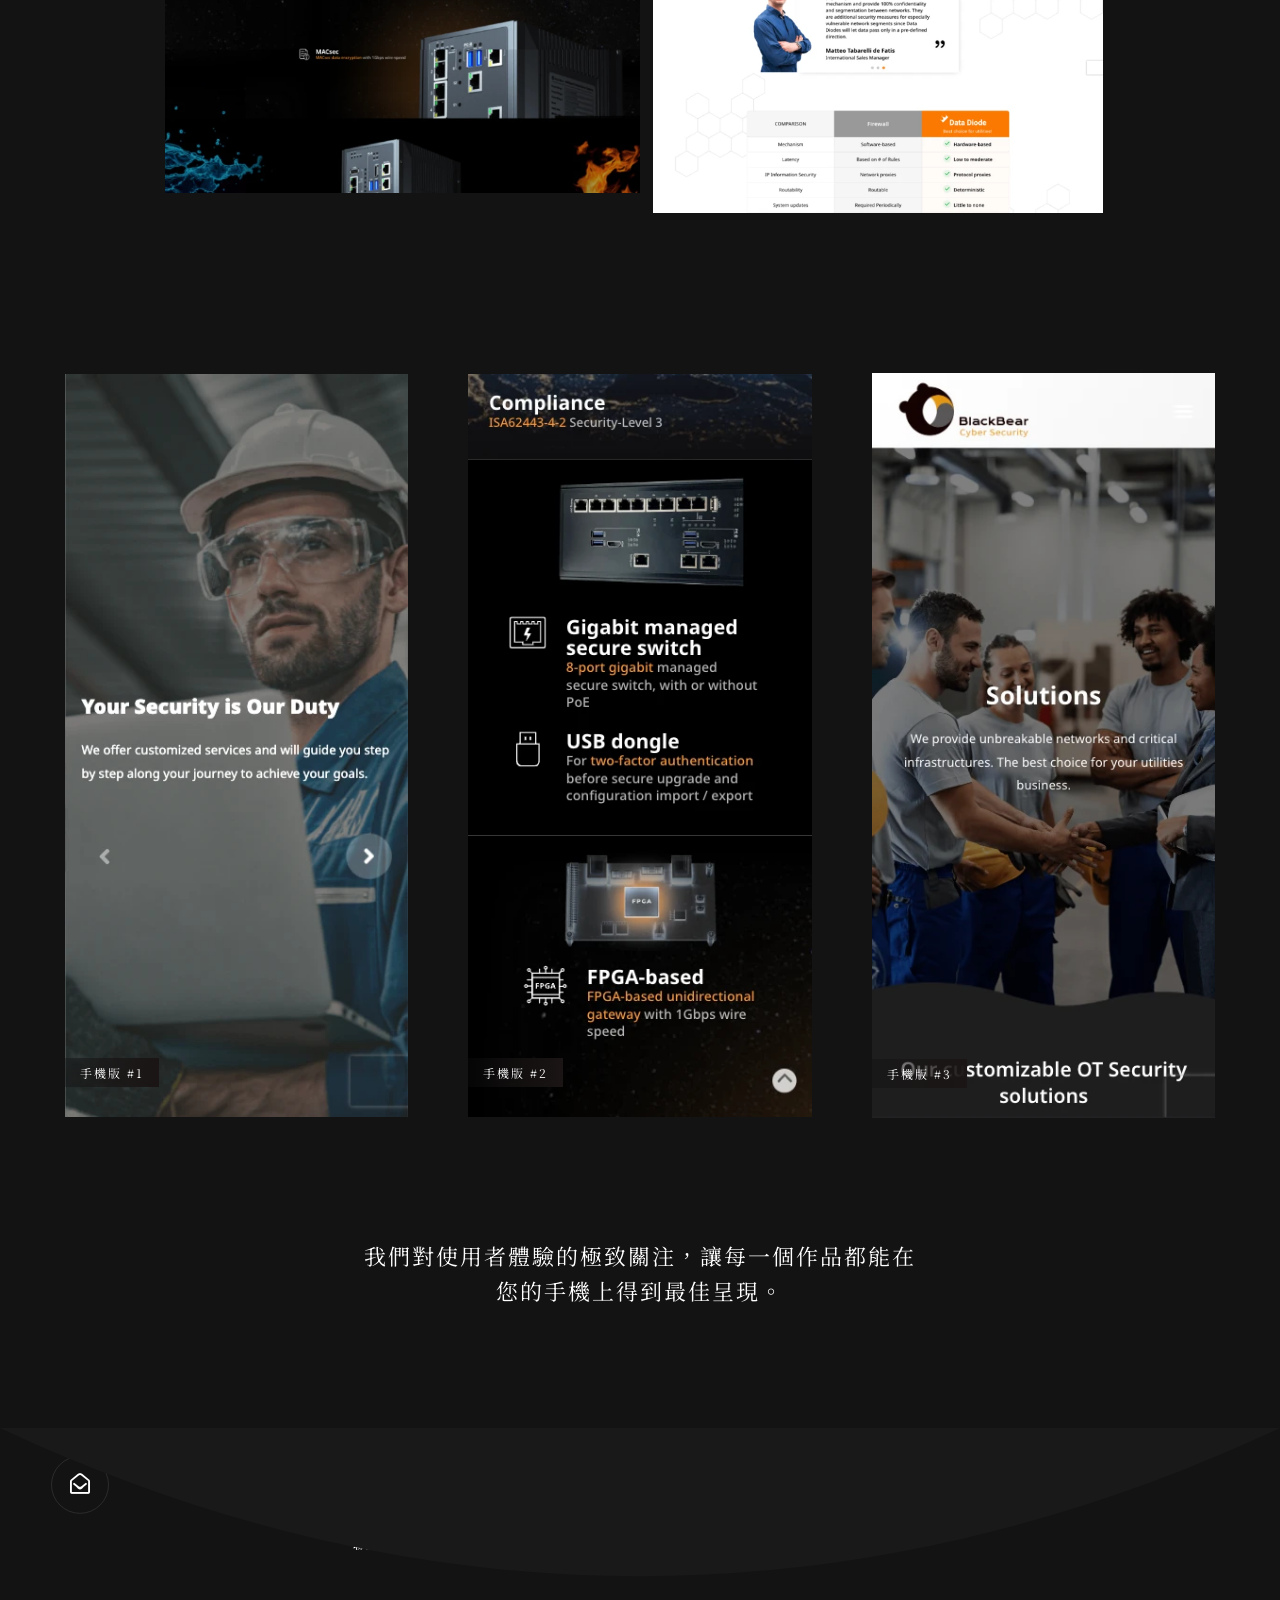
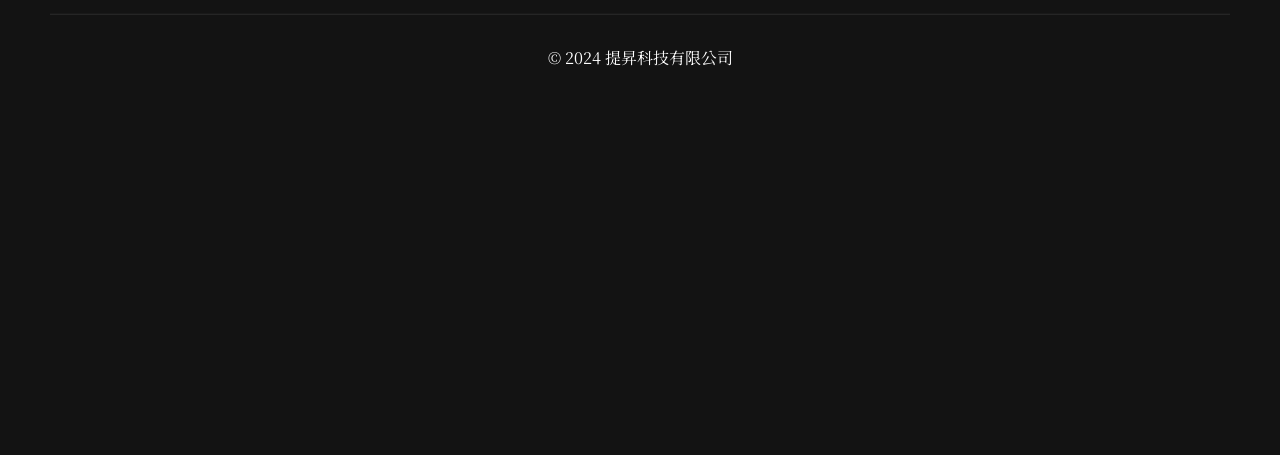
<file: blackbear.html>
<!doctype html>
<html class="no-js" lang="">

<head>
    <meta charset="utf-8">
    <meta name="description" content="">
    <meta name="viewport" content="width=device-width, initial-scale=1">

    <link rel="icon" href="assets/img/logo-32x32.png" sizes="32x32"/>
    <link rel="icon" href="assets/img/logo-192x192.png" sizes="192x192"/>
    <!-- 載入字體 -->
    <link href="https://fonts.googleapis.com/css?family=Noto+Serif+TC:200,300,regular,500,600,700,900" rel="stylesheet" />

    <title>BlackBear黑熊資安 輕鬆切換語言，連結全球市場｜提昇科技</title>

    <link href="assets/css/plugins.css" rel="stylesheet"/>
    <link rel="stylesheet" href="assets/css/style.css">
</head>

<body class="v-dark dsn-ajax">


<div id="dsn_preloader" class="preloader">

    <div class="dsnload p-absolute">
        <span class="dsnload__row">
            <span class="dsnload__img">
            <img src="assets/img/logo-light.png" class="logo-dark" alt="提昇科技TimTech" decoding="async" loading="lazy"/>
            <img src="assets/img/logo.png" class="logo-light" alt="提昇科技TimTech" decoding="async" loading="lazy"/>
            </span>
        </span>
        <span class="dsnload__row dsnload__row--sibling">
            <span class="dsnload__img">
                 <img src="assets/img/logo-light.png" class="logo-dark" alt="提昇科技TimTech" decoding="async" loading="lazy"/>
            <img src="assets/img/logo.png" class="logo-light" alt="提昇科技TimTech" decoding="async" loading="lazy"/>
            </span>
        </span>
        <span class="dsnload__row dsnload__row--sibling">
            <span class="dsnload__img">
                <img src="assets/img/logo-light.png" class="logo-dark" alt="提昇科技TimTech" decoding="async" loading="lazy"/>
            <img src="assets/img/logo.png" class="logo-light" alt="提昇科技TimTech" decoding="async" loading="lazy"/>
            </span>
        </span>
        <span class="dsnload__row dsnload__row--sibling">
            <span class="dsnload__img">
               <img src="assets/img/logo-light.png" class="logo-dark" alt="提昇科技TimTech" decoding="async" loading="lazy"/>
            <img src="assets/img/logo.png" class="logo-light" alt="提昇科技TimTech" decoding="async" loading="lazy"/>
            </span>
        </span>


    </div>
    <svg width="100%" height="100%" viewBox="0 0 100 100" class="v-middle" preserveAspectRatio="xMinYMin meet"
         fill="none">
        <linearGradient id="linearColors" x1="0" y1="0" x2="1" y2="1">
            <stop offset="0%" stop-color="var(--theme-color)"></stop>
            <stop offset="50%" stop-color="var(--border-color)"></stop>
            <stop offset="100%" stop-color="var(--assistant-color)"></stop>
        </linearGradient>
        <path class="dsn-progress-path" d="M50,1 a49,49 0 0,1 0,98 a49,49 0 0,1 0,-98"/>
    </svg>
    <div class="loading-circle v-middle">
        <p class="loading-count v-middle">0</p>
    </div>

    <span class="loading-text text-uppercase mt-30 dsn-container">載入中...</span>
    <div class="bg-load background-section d-flex align-items-end">
        <svg class="dsn-separator-bottom dsn-icon-assistant-color" width="100%" height="100%" viewBox="0 0 100 10"
             preserveAspectRatio="none">
            <path class="path-anim separator__path" data-dsn-to="M 0 0 C 40 0 55 0 100 0 L 0 0 Z"
                  vector-effect="non-scaling-stroke" d="M 0 0 C 40 16 75 10 100 0 L 0 0 Z"></path>
        </svg>
    </div>

</div>

<main id="main_root" class="main-root">

    <!-- ========== Menu ========== -->
    <header id="site_menu_header" class="site-header  dsn-container d-none dsn-hamburger">
        <div class="main-logo">
            <a href="index.html" data-dsn-text="提昇科技" class="custom-logo-link main-brand effect-ajax" rel="home"
            aria-current="page">
                <img src="assets/img/logo-light.png" class="custom-logo logo-light" alt="提昇科技TimTech"/>
                <img src="assets/img/logo.png" class="custom-logo logo-dark" alt="提昇科技TimTech"/>
            </a>
        </div>
        <nav class="main-navigation ">
            <div class="menu-cover-title header-container dsn-container">MENU</div>
            <ul id="dsn-primary-list" class="primary-nav h2">
                <li class="nav-item has-sub-menu">
                    <a title="Home" href="index.html">
                        <span class="overflow ">首頁</span>
                    </a>
                </li>
                
                <li class="nav-item ">
                    <a title="About" href="about-us.html">
                        <span class="overflow">關於我們</span>
                    </a>
                </li>

                <li class="nav-item ">
                    <a title="Service" href="service.html" >
                        <span class="overflow">服務項目</span>
                    </a>
                </li>

                <li class="nav-item has-sub-menu">
                    <a title="Portfolio" href="portfolio.html">
                        <span class="overflow ">作品展示</span>
                    </a>
                </li>

                <!-- <li class="nav-item has-sub-menu">
                    <a title="News" href="news.html">
                        <span class="overflow ">最新消息</span>
                    </a>
                </li> -->

                <li class="nav-item ">
                    <a title="Contact" href="contact.html">
                        <span class="overflow">聯絡我們</span>
                    </a>
                </li>
            </ul>
            <div class="container-content  d-flex flex-column justify-content-center section-margin">
                <div class="nav__info">
                    <div class="nav-content">
                        <h5 class="sm-title-block mb-10">公司地址</h5>
                        臺中市西區大忠南街118號10F之2

                    </div>
                    <div class="nav-content mt-30">
                        <h5 class="sm-title-block mb-10">聯絡方式</h5>
                        <p class="links over-hidden mb-1">
                            <a class="link-hover d-block" href="tel:+886975307915" data-hover-text="+886 975307915">+886 975307915</a>
                        </p>
                        <p class="links over-hidden"><a class="link-hover" href="mailto:service@timtech.tw"
                                                        data-hover-text="service@timtech.tw">service@timtech.tw</a></p>

                    </div>
                </div>
            </div>
        </nav>
        <div id="navbar_toggle" class="navbar-toggle">
            <div class="toggle-icon">
                <div class="toggle-line"></div>
                <div class="toggle-line"></div>
                <div class="toggle-line"></div>
            </div>
            <div class="toggle-text">
                <div class="text-menu">Menu</div>
                <div class="text-open">Open</div>
                <div class="text-close">Close</div>
            </div>
        </div>
        <div class="bg-load background-main"></div>

        <svg width="100%" height="100%" viewBox="0 0 100 100" preserveAspectRatio="none"
            class="bg-load dsn-svg-transition">
            <path vector-effect="non-scaling-stroke" d="M 0 100 V 100 Q 50 100 100 100 V 100 z"/>
        </svg>

    </header>
    <!-- ========== End Menu ========== -->

    <!-- ========== Header  ========== -->
    <header id="dsn_header" class="dsn-header-animation  show-box-shadow dsn-container section-padding v-dark-head">
        <div class="entry-header p-relative over-hidden">
            <div id="hero_image"
                 class="p-absolute dsn-hero-parallax-img over-hidden before-z-index z-index-1 full-width"
                 data-dsn-ajax="img" data-overlay="4">
                <img src="assets/img/portfolio/blakebear/blackBear-cover.webp"
                     class="cover-bg-img transform-3d " alt=""
                     data-dsn-position="50% 50%"
                     sizes="(max-width: 2560px) 100vw, 2560px"/>
            </div>
            <div id="hero_content" class="d-flex p-relative h-100 dsn-hero-parallax-title align-items-end container">
                <div class="content p-relative ">
                    <div class="intro-project w-100">
                        <div class="intro-title ">
                            <div id="dsn_metas" class="p-relative d-flex justify-content-between ">
                                <div class="metas has-separate p-relative mb-10">
                                    <span>BlackBear黑熊資安</span>
                                    <span>多語形象網站</span>
                                </div>
                            </div>
                            <div id="hero_title">
                                <h1 class="title-h2" data-dsn-ajax="title">輕鬆切換語言，連接全球市場</h1>
                                <p class="subtitle-meta metas p-relative mt-10 max-w570">
                                工業物聯網帶來前所未有的商機，但同時也帶來資安風險。
                                BlackBear黑熊資安，致力於提供最先進的工業資安技術。
                                </p>
                            </div>

                        </div>

                    </div>

                </div>

            </div>

        </div>


        <a class="background-main move-circle link-project p-absolute" data-dsn="parallax"
           href="https://blackbear-ics.com/"
           target="_blank" rel="nofollow">
            觀看作品
            <svg viewBox="0 0 1024 1024" version="1.1" xmlns="http://www.w3.org/2000/svg">
                <path d="M213.333333 750.506667L665.173333 298.666667H384V213.333333h426.666667v426.666667h-85.333334V358.826667L273.493333 810.666667 213.333333 750.506667z"/>
            </svg>
        </a>
        <a href="#page_wrapper" rel="nofollow" class="dsn-scroll-bottom"
           data-dsn-option='{"ease": "power4.inOut" , "duration" : 1.5}'>
            <div class="text">SCROLL</div>
        </a>
    </header>
    <!-- ========== End Header  ========== -->
    <div id="page_wrapper" class="wrapper">
        <!-- ========== Info Project  ========== -->
        <div class="info-project container text-center section-margin">
            <h2 class="title-h2 dsn-up">
                專案背景
            </h2>
            <p class="max-w750 mt-30 dsn-up">
                黑熊資安秉持高品質的產品和服務，致力於建立一個全球化品牌。
                為了實現此目標，他們擴展國際市場，期望透過現代專業的網站展現其產品和服務。
                我們的專業團隊將協助打造功能齊全且易於導航的網站，助力與全球消費者建立更深的聯繫。
            </p>
            <ul class="intro-project-list mt-30 d-grid grid-md-3 grid-sm-2 ">

                <li class="dsn-up grid-item number-item">
                    <h5 class="title-list-project sm-title-block">合作對象</h5>
                    <p class="description-list-project dsn-auto">BlackBear 黑熊資安/ 黑洞創造</p>
                </li>

                <li class="dsn-up grid-item number-item">
                    <h5 class="title-list-project sm-title-block">產業類別</h5>
                    <p class="description-list-project dsn-auto">資訊科技</p>
                </li>

                <li class="dsn-up grid-item number-item">
                    <h5 class="title-list-project sm-title-block">服務項目</h5>
                    <p class="description-list-project dsn-auto">系統串接 / 多國語言</p>
                </li>
            </ul>
        </div>
        <!-- ========== End Info Project  ========== -->

        <!-- ========== Info  ========== -->
        <div class="background-section section-padding d-grid grid-md-2 dsn-container">
            <div class="dsn-container">
                <h2 class="title-block dsn-up">色彩&設計規劃</h2>
                <ul data-v-60d32bc4="" data-v-25ad8c36="" class="color-chip-list no-bullet mt-20">
                    <li class="color-chip color-chip-list__item " style="background-color: #212121;"><div class="color-chip__text">#212121</div></li>
                    <li class="color-chip color-chip-list__item " style="background-color: #808285;"><div class="color-chip__text">#808285</div></li>
                    <li class="color-chip color-chip-list__item " style="background-color: #ec770c;"><div class="color-chip__text">#ec770c</div></li>
                    <li class="color-chip color-chip-list__item is-close-white" style="background-color: #FFFFFF;"><div class="color-chip__text">#FFFFFF</div></li>
                </ul>
                <p class="dsn-up mt-20">
                    這個色彩方案結合了穩重的灰色調和充滿活力的橙橘色，
                    達到了平衡和引人注目的效果。這有助於營造出一個專業、可靠且充滿活力的品牌形象。
                </p>
            </div>
            <div class="p-relative img-box-parallax before-z-index has-popup">
                <div class="effect-popup before-z-index h-100"
                     data-src="assets/img/portfolio/blakebear/blackbear-homepage.webp"
                     data-caption="網站首頁" data-fancybox="_1" data-cursor="open" data-dsn-overlay="0">
                    <img src="assets/img/portfolio/blakebear/blackbear-homepage.webp" class="cover-bg-img" alt="">
                </div>
                <div class="cap">
                    <span>網站首頁</span>
                </div>
            </div>
        </div>
        <!-- ========== End Info  ========== -->

        <!-- ========== Right Box With Image  ========== -->
        <div class="right-box-image section-margin dsn-container dsn-left-container over-hidden">
            <div class="box-img">
                <div class="img-box-parallax h-v-80 w-100 before-z-index dsn-animate dsn-effect-left"
                     data-dsn-triggerhook="bottom"
                     data-dsn-grid="move-up" data-overlay="1">
                    <img src='assets/img/portfolio/blakebear/blackbear-goals.webp' class="cover-bg-img has-direction"
                         data-dsn-position="50% 0%" alt=''/>
                </div>
            </div>
            <div class="box-info background-section box-padding section-margin" data-dsn-gap="30px 30px">
                <h2 class="title-h2">專案目標</h2>
                <p class="mt-20 pt-20 border-top">
                    形象網站可以幫助企業解決跨足國際市場所面臨的挑戰，
                    建立形象網站是企業成功跨足國際市場的重要一步。
                </p>
                <ul class="d-grid dsn-list  mt-20">
                    <li class="list-item background-main border-rdu">
                        <span class="dsn-icon mr-15"><i class="fas fa-check" aria-hidden="true"></i></span>
                        <p class="dsn-heading-title heading-color ">多語言網站提高品牌知名度</p>
                    </li>
                    <li class="list-item background-main border-rdu">
                        <span class="dsn-icon mr-15"><i class="fas fa-check" aria-hidden="true"></i></span>
                        <p class="dsn-heading-title heading-color ">法規遵從與當地化優化</p>
                    </li>
                    <li class="list-item background-main border-rdu">
                        <span class="dsn-icon mr-15"><i class="fas fa-check" aria-hidden="true"></i></span>
                        <p class="dsn-heading-title heading-color ">提升用戶體驗以增加競爭力</p>
                    </li>
                </ul>
            </div>

        </div>
        <!-- ========== End Right Box With Image  ========== -->

        <!-- ========== Slider Parallax ========== -->
        <header class="v-dark-head-mobile half-right dsn-section-padding dsn-header-animation">
            <div class="main-slider v-dark-head-mobile has-horizontal  active-nav-slider dsn-webgl has-paginate"
                data-dsn-webgl='{"displacement" : "assets/img/displacement/8.jpg"}'
                data-dsn-option='{"direction":"horizontal","allowTouchMove":true,"watchSlidesProgress":true,"grabCursor":true,"mousewheel":false}'>


                <div class="content-slider slide-inner h-100 over-hidden">
                    <div class="bg-container p-absolute  dsn-hero-parallax-img  w-100 h-100 z-index-1 dsn-hero-parallax-img">
                        <div class="swiper-container h-100">
                            <div class="swiper-wrapper">
                                <div class="slide-item swiper-slide over-hidden">
                                    <div class="image-bg cover-bg w-100 h-100 before-z-index" data-overlay="4">
                                        <img class="cover-bg-img dsn-swiper-parallax-transform"
                                            src="assets/img/portfolio/blakebear/blackbear-feature1.webp" alt=""
                                            data-dsn-position="50% 50%"/>
                                    </div>
                                    <div class="slide-content p-absolute">
                                        <div class="p-relative head-meta swiper-animate-head  d-flex justify-content-between mb-20">
                                            <div class="circle-before metas mb-10">
                                                <span>重點特色</span>
                                            </div>
                                        </div>
                                        <h2 class="title-h2 title has-box-mod p-relative">
                                            <a href="" data-dsn-split="chars" class="effect-ajax"
                                            data-dsn-ajax="slider">
                                                多語言切換
                                            </a>
                                        </h2>
                                        <p class="description swiper-animate-head max-w570 mt-20">
                                            中、日、英三國語言，一鍵切換全站，使用戶在全球市場自在閱覽。
                                        </p>
                                    </div>
                                </div>
                                <div class="slide-item swiper-slide over-hidden">
                                    <div class="image-bg cover-bg w-100 h-100 before-z-index" data-overlay="3">
                                        <img class="cover-bg-img dsn-swiper-parallax-transform"
                                            src="assets/img/portfolio/blakebear/blackbear-feature2.webp" alt=""
                                            data-dsn-position="50% 50%"/>
                                    </div>
                                    <div class="slide-content p-absolute">
                                        <div class="p-relative head-meta swiper-animate-head  d-flex justify-content-between mb-20">
                                            <div class="circle-before metas mb-10">
                                                <span>重點特色</span>
                                            </div>
                                        </div>
                                        <h2 class="title-h2 title has-box-mod p-relative">
                                            <a href="" data-dsn-split="chars" class="effect-ajax"
                                            data-dsn-ajax="slider">
                                                動態互動設計
                                            </a>
                                        </h2>
                                        <p class="description swiper-animate-head max-w570 mt-20">
                                            跳脫平面的動態互動設計，為網站注入生動活潑元素，提供更豐富獨特的用戶體驗。
                                        </p>
                                    </div>
                                </div>
                                <div class="slide-item swiper-slide over-hidden">
                                    <div class="image-bg cover-bg w-100 h-100 before-z-index" data-overlay="2">
                                        <img class="cover-bg-img dsn-swiper-parallax-transform"
                                            src="assets/img/portfolio/blakebear/blackbear-feature3.webp" alt=""
                                            data-dsn-position="50% 50%"/>
                                    </div>
                                    <div class="slide-content p-absolute">
                                        <div class="p-relative head-meta swiper-animate-head  d-flex justify-content-between mb-20">
                                            <div class="circle-before metas mb-10">
                                                <span>重點特色</span>
                                            </div>
                                        </div>
                                        <h2 class="title-h2 title has-box-mod p-relative">
                                            <a href="" data-dsn-split="chars" class="effect-ajax"
                                            data-dsn-ajax="slider">
                                                直觀佈局
                                            </a>
                                        </h2>
                                        <p class="description swiper-animate-head max-w570 mt-20">
                                            網頁佈局直觀明瞭，讓用戶快速把握品牌核心價值，突顯品牌在競爭中的獨特性，提升品牌形象和價值。
                                        </p>
                                    </div>
                                </div>
                            </div>
                        </div>
                    </div>
                    <div class="dsn-container d-flex align-items-center dsn-slider-content dsn-hero-parallax-title"></div>
                </div>


                <div class="dsn-swiper-paginate">
                    <div class="swiper-pagination dsn-swiper-circle mr-30 ml-30 heading-color"></div>
                </div>

                <div class="control-nav w-100  d-flex dsn-container  align-items-center justify-content-between">
                    <div class="prev-paginate         dsn-paginate-arrow box-shadow"></div>


                    <div class="dsn-pagination p-relative d-flex align-items-end">
                        <span class="slider-current-index h2">01</span>
                        <span class="sm-title-block">/ </span><span
                            class="total sm-title-block"> 3</span>
                    </div>

                    <div class="next-paginate dsn-paginate-arrow box-shadow"></div>


                </div>


            </div>
        </header>
        <!-- ========== End Slider Parallax ========== -->

        <!-- ========== Desktop Image Section ========== -->
        <div class="about-section about-resume container section-margin text-center">
            <div class="section-title mb-70">
                <h2 class="title-h2 text-upper">DESKTOP & MOBILE</h2>
                <p class="max-w750 mt-20">
                    透過桌面環境的展示，我們將每個作品注入了數位的生命力，呈現出極致的細節和設計。
                    在這個桌面空間中，您可以感受到創新科技與藝術的融合，這不僅僅是一個網站，更是一場視覺的盛宴。
                </p>
            </div>

            <div class="d-grid grid-md-2 d-grid-no-space box-img">
                <div class="img-left"
                     data-dsn-animation='{"to":{"rotation":"-15","y":"60"},"option":{"scrub":"1"},"responsive":["desktop","tablet"],"to_tablet":{"rotation":"-15"}}'
                >
                    <div class="p-relative img-box-parallax before-z-index has-popup">
                        <div class="effect-popup before-z-index h-100"
                            data-src="assets/img/portfolio/blakebear/blackbear-desktop1.webp"
                            data-caption="電腦版 #1" data-fancybox="_1" data-cursor="open" data-dsn-overlay="0">
                            <img src="assets/img/portfolio/blakebear/blackbear-desktop1.webp" alt="">
                        </div>
                    </div>
                </div>
                <div class="img-right"
                     data-dsn-animation='{"to":{"rotation":"9","y":0},"option":{"scrub":"1"},"responsive":["desktop","tablet"],"to_tablet":{"rotation":"1"}}'
                >
                    <div class="p-relative img-box-parallax before-z-index has-popup">
                        <div class="effect-popup before-z-index h-100"
                            data-src="assets/img/portfolio/blakebear/blackbear-desktop2.webp"
                            data-caption="電腦版 #2" data-fancybox="_1" data-cursor="open" data-dsn-overlay="0">
                            <img src="assets/img/portfolio/blakebear/blackbear-desktop2.webp" alt="">
                        </div>
                    </div>
                </div>

            </div>
        </div>
        <!-- ========== End Desktop Image Section ========== -->

        <!-- ========== Mobile Three Image Popup  ========== -->
        <div class="container p-relative mb-section section-margin">
            <div class="d-grid grid-sm-3 align-items-center" data-dsn-gap="80px 60px">
                <div class="p-relative img-box-parallax before-z-index has-popup">
                    <div class="effect-popup before-z-index h-100"
                         data-src="assets/img/portfolio/blakebear/blackbear-mobile1.webp"
                         data-caption="手機版 #1" data-fancybox="_1" data-cursor="open" data-dsn-overlay="0">
                        <img src="assets/img/portfolio/blakebear/blackbear-mobile1.webp" alt="">
                    </div>
                    <div class="cap">
                        <span>手機版 #1</span>
                    </div>
                </div>
                <div class="p-relative img-box-parallax before-z-index has-popup">
                    <div class="effect-popup before-z-index h-100"
                         data-src="assets/img/portfolio/blakebear/blackbear-mobile2.webp"
                         data-caption="手機版 #2" data-fancybox="_1" data-cursor="open" data-dsn-overlay="0">
                        <img src="assets/img/portfolio/blakebear/blackbear-mobile2.webp" alt="">
                    </div>
                    <div class="cap">
                        <span>手機版 #2</span>
                    </div>
                </div>
                <div class="p-relative img-box-parallax before-z-index has-popup">
                    <div class="effect-popup before-z-index h-100"
                         data-src="assets/img/portfolio/blakebear/blackbear-mobile3.webp"
                         data-caption="手機版 #3" data-fancybox="_1" data-cursor="open" data-dsn-overlay="0">
                        <img src="assets/img/portfolio/blakebear/blackbear-mobile3.webp" alt="">
                    </div>
                    <div class="cap">
                        <span>手機版 #3</span>
                    </div>
                </div>
            </div>
        </div>
        <!-- ========== End Mobile Three Image Popup  ========== -->

        <!-- ========== Paragraph  ========== -->
        <div class="container section-margin text-center">
            <p class="title-block dsn-text max-w570">
                我們對使用者體驗的極致關注，讓每一個作品都能在您的手機上得到最佳呈現。
            </p>
        </div>
        <!-- ========== End Paragraph  ========== -->


        <!-- ========== Next Project  ========== -->
        <!-- <div class="next-project section-padding p-relative footer-animate svg-animate">
            <svg class="dsn-separator dsn-separator-up  dsn-icon-main-color" width="100%" height="100%"
                 viewBox="0 0 100 10" preserveAspectRatio="none">
                <path class="path-anim separator__path" data-dsn-to="M 0 0 C 40 0 55 0 100 0 L 0 0 Z"
                      vector-effect="non-scaling-stroke" d="M 0 0 C 40 16 75 10 100 0 L 0 0 Z"></path>
            </svg>
            <div data-dsn-ajax="img" class="p-absolute dsn-hero-parallax-img transform-3d bg-container over-hidden"
                 data-overlay="4">
                <img class="cover-bg-img wp-post-image" src="assets/img/portfolio/project2/1.jpg" alt=""
                     data-dsn-position="50% 50%"/>
            </div>
            <div class="dsn-container dsn-z-index-2 p-relative h-100 v-dark-head">
                <div class="p-relative h-100 d-flex flex-column justify-content-center">
                    <div class="intro-project w-100">
                        <div class="intro-title text-center">
                            <div class="metas has-separate p-relative mb-10">
                                <span>Creative</span>
                                <span>Photography</span>
                            </div>

                            <div class="hero-title fill-text">
                                <a href="project-2.html" class="d-inline-block effect-ajax" data-dsn-ajax="next">
                                    <h2 class="title">MEN FASHION</h2>
                                </a>
                            </div>
                        </div>
                    </div>
                </div>

            </div>
        </div> -->
        <!-- ========== End Next Project  ========== -->

    </div>
    <!-- ========== Footer ========== -->
    <footer id="dsn_footer" class="dsn-footer p-relative footer-animate svg-animate background-main">
        <svg class="dsn-separator dsn-separator-up  dsn-icon-assistant-color" width="100%" height="100%"
            viewBox="0 0 100 10" preserveAspectRatio="none">
            <path class="path-anim separator__path" data-dsn-to="M 0 0 C 40 0 55 0 100 0 L 0 0 Z"
                vector-effect="non-scaling-stroke" d="M 0 0 C 40 16 75 10 100 0 L 0 0 Z"></path>
        </svg>
        <div class="footer-content p-relative mt-section">

            <div class="text-center container">
                <h2 class="title-h2 ">
                    <span class="d-block"><b><i>透過網站，將想法變成現實</i></b></span>
                </h2>
                <div class="dsn-icon-heading-color dsn-def-btn d-flex justify-content-center mt-30">
                    <a class="dsn-btn dsn-border border-color-default  background-section  effect-ajax has-icon-left"
                    href="contact.html" data-dsn-text="專案詢問">
                <span class="dsn-icon dsn-bg-before btn-icon-left heading-color z-index-1">
                    <i class="fas fa-angle-right" aria-hidden="true"></i>
                </span>
                        <span class="title-btn p-relative  z-index-1 ">專案詢問</span>
                    </a>
                </div>

            </div>
            <div class="dsn-container pt-60">
                <div class="d-grid grid-lg-4 grid-md-2 ">
                    <div class="grid-col-1">
                        <div class="dsn-logo main-logo">
                            <div class="main-logo">
                                <a href="index.html" data-dsn-text="提昇科技"
                                class="custom-logo-link main-brand effect-ajax" rel="home">
                                    <img class="custom-logo logo-light" src="assets/img/logo-light.png"
                                        alt="提昇科技TimTech"/>
                                    <img class="custom-logo logo-dark" src="assets/img/logo.png"
                                        alt="提昇科技TimTech"/>
                                </a>
                            </div>
                        </div>
                        <ul class="dsn-socials box-social mt-20 dsn-icon-heading-color">
                            <li><a href="mailto:service@timtech.tw" target="_blank" rel="nofollow"
                                class="init-color move-circle border-color-default" data-dsn="parallax"><span
                                    class="dsn-icon"><i class="far fa-envelope-open"></i> <span>Email</span></a>
                            </li>
                        </ul>
                    </div>
                    <div class="grid-col-2">
                        <h4 class="subtitle p-relative line-shape  line-shape-after "><span
                                class="background-revere ">網站導航</span>
                        </h4>
                        <div class="menu-footer-menu-container">
                            <ul id="menu-footer-menu" class="menu">
                                <li class="menu-item">
                                    <a href="index.html" class="effect-ajax">首頁</a>
                                </li>
                                <li class="menu-item">
                                    <a href="about-us.html" class="effect-ajax">關於我們</a>
                                </li>
                                <li class="menu-item">
                                    <a href="service.html" class="effect-ajax">服務項目</a>
                                </li>
                                <li class="menu-item">
                                    <a href="portfolio.html" class="effect-ajax">作品展示</a>
                                </li>
                                <!-- <li class="menu-item">
                                    <a href="news.html" class="effect-ajax">最新消息</a>
                                </li> -->
                                <li class="menu-item">
                                    <a href="contact.html" class="effect-ajax">聯絡我們</a>
                                </li>

                            </ul>
                        </div>
                    </div>
                    <div class="grid-col-3">
                        <h4 class="subtitle p-relative line-shape  line-shape-after "><span
                                class="background-revere ">聯絡方式</span>
                        </h4>

                        <div class="col-contact">
                            <p><strong>T</strong> : +886 975307915</p>
                            <p class="over-hidden mt-10">
                                <strong>E</strong> : <a class="link-hover" href="mailto:service@timtech.tw"
                                                        data-hover-text="service@timtech.tw">service@timtech.tw</a>
                            </p>
                        </div>

                    </div>
                    <div class="grid-col-4">
                        <h4 class="subtitle p-relative line-shape  line-shape-after "><span
                                class="background-revere ">公司地址</span>
                        </h4>
                        <div class="col-address">
                            <p>
                                臺中市西區大忠南街118號10F之2
                            </p>
                        </div>
                    </div>
                </div>
                <div class="footer-bottom mt-60 pt-30 border-top pb-30 text-center">
                    <p class="over-hidden">
                        © 2024 提昇科技有限公司
                    </p>
                </div>
            </div>


        </div>
    </footer>
    <!-- ========== End Footer ========== -->

</main>



<!-- ========== Cursor ========== -->
<div id="dsn_cursor" class="ball"></div>
<div id="dsn_cursor_inner" class="ball"></div>
<!-- ========== End Cursor ========== -->


<!-- ==========  Social ========== -->
<div class="social-side d-flex align-items-center flex-column justify-content-center">

    <ul class="socials d-flex flex-column-reverse">
        <li style="--dsn-index-animate : 0;">
            <a href="mailto:service@timtech.tw" target="_blank" rel="nofollow">
                <i class="far fa-envelope-open" aria-hidden="true"></i> <span>Email</span>
            </a>
        </li>
    </ul>
    <div class="icon">聯絡我們</div>
</div>
<!-- ========== End Social ========== -->

<!-- ========== Style Option Page ========== -->
<div id="dsn_box_options" class="day-night">
    <div class="night active" data-dsn-theme="dark">
        <svg width="48" height="48" viewBox="0 0 48 48">
            <rect x="12.3" y="23.5" width="2.6" height="1"></rect>
            <rect x="16.1" y="15.3" transform="matrix(0.7071 -0.7071 0.7071 0.7071 -6.8871 16.5732)" width="1"
                  height="2.6"></rect>
            <rect x="23.5" y="12.3" width="1" height="2.6"></rect>
            <rect x="30.1" y="16.1" transform="matrix(0.7071 -0.7071 0.7071 0.7071 -2.5145 27.0538)" width="2.6"
                  height="1"></rect>
            <rect x="33.1" y="23.5" width="2.6" height="1"></rect>
            <rect x="30.9" y="30.1" transform="matrix(0.7071 -0.7071 0.7071 0.7071 -12.9952 31.4264)" width="1"
                  height="2.6"></rect>
            <rect x="23.5" y="33.1" width="1" height="2.6"></rect>
            <rect x="15.3" y="30.9" transform="matrix(0.7071 -0.7071 0.7071 0.7071 -17.3677 20.9457)" width="2.6"
                  height="1"></rect>
            <path
                    d="M24,18.7c-2.9,0-5.3,2.4-5.3,5.3s2.4,5.3,5.3,5.3s5.3-2.4,5.3-5.3S26.9,18.7,24,18.7z M24,28.3c-2.4,0-4.3-1.9-4.3-4.3s1.9-4.3,4.3-4.3s4.3,1.9,4.3,4.3S26.4,28.3,24,28.3z">
            </path>
        </svg>

    </div>
    <div class="moon" data-dsn-theme="night">
        <svg width="48" height="48" viewBox="0 0 48 48">
            <path
                    d="M24,33.9c-5.4,0-9.9-4.4-9.9-9.9c0-4.3,2.7-8,6.8-9.4l0.8-0.3l-0.1,0.9c-0.2,0.6-0.2,1.3-0.2,1.9c0,5.2,4.3,9.5,9.5,9.5c0.6,0,1.3-0.1,1.9-0.2l0.8-0.2L33.3,27C32,31.1,28.3,33.9,24,33.9z M20.4,15.9c-3.2,1.4-5.3,4.5-5.3,8.1c0,4.9,4,8.9,8.9,8.9c3.6,0,6.7-2.1,8.1-5.3c-0.4,0-0.8,0.1-1.3,0.1c-5.8,0-10.5-4.7-10.5-10.5C20.4,16.7,20.4,16.3,20.4,15.9z">
            </path>
        </svg>
    </div>
</div>
<!-- ========== End Style Option Page ========== -->

<!-- ========== Line BG ========== -->
<div id="line_head"><span class="container"></span></div>
<!-- ========== End Line BG ========== -->

<script src="assets/js/jquery-3.1.1.min.js"></script>
<script src="assets/js/plugins.min.js"></script>
<script src="assets/js/plugins/dsn-grid.min.js"></script>
<script src="assets/js/custom.js"></script>

</body>

</html>
</file>
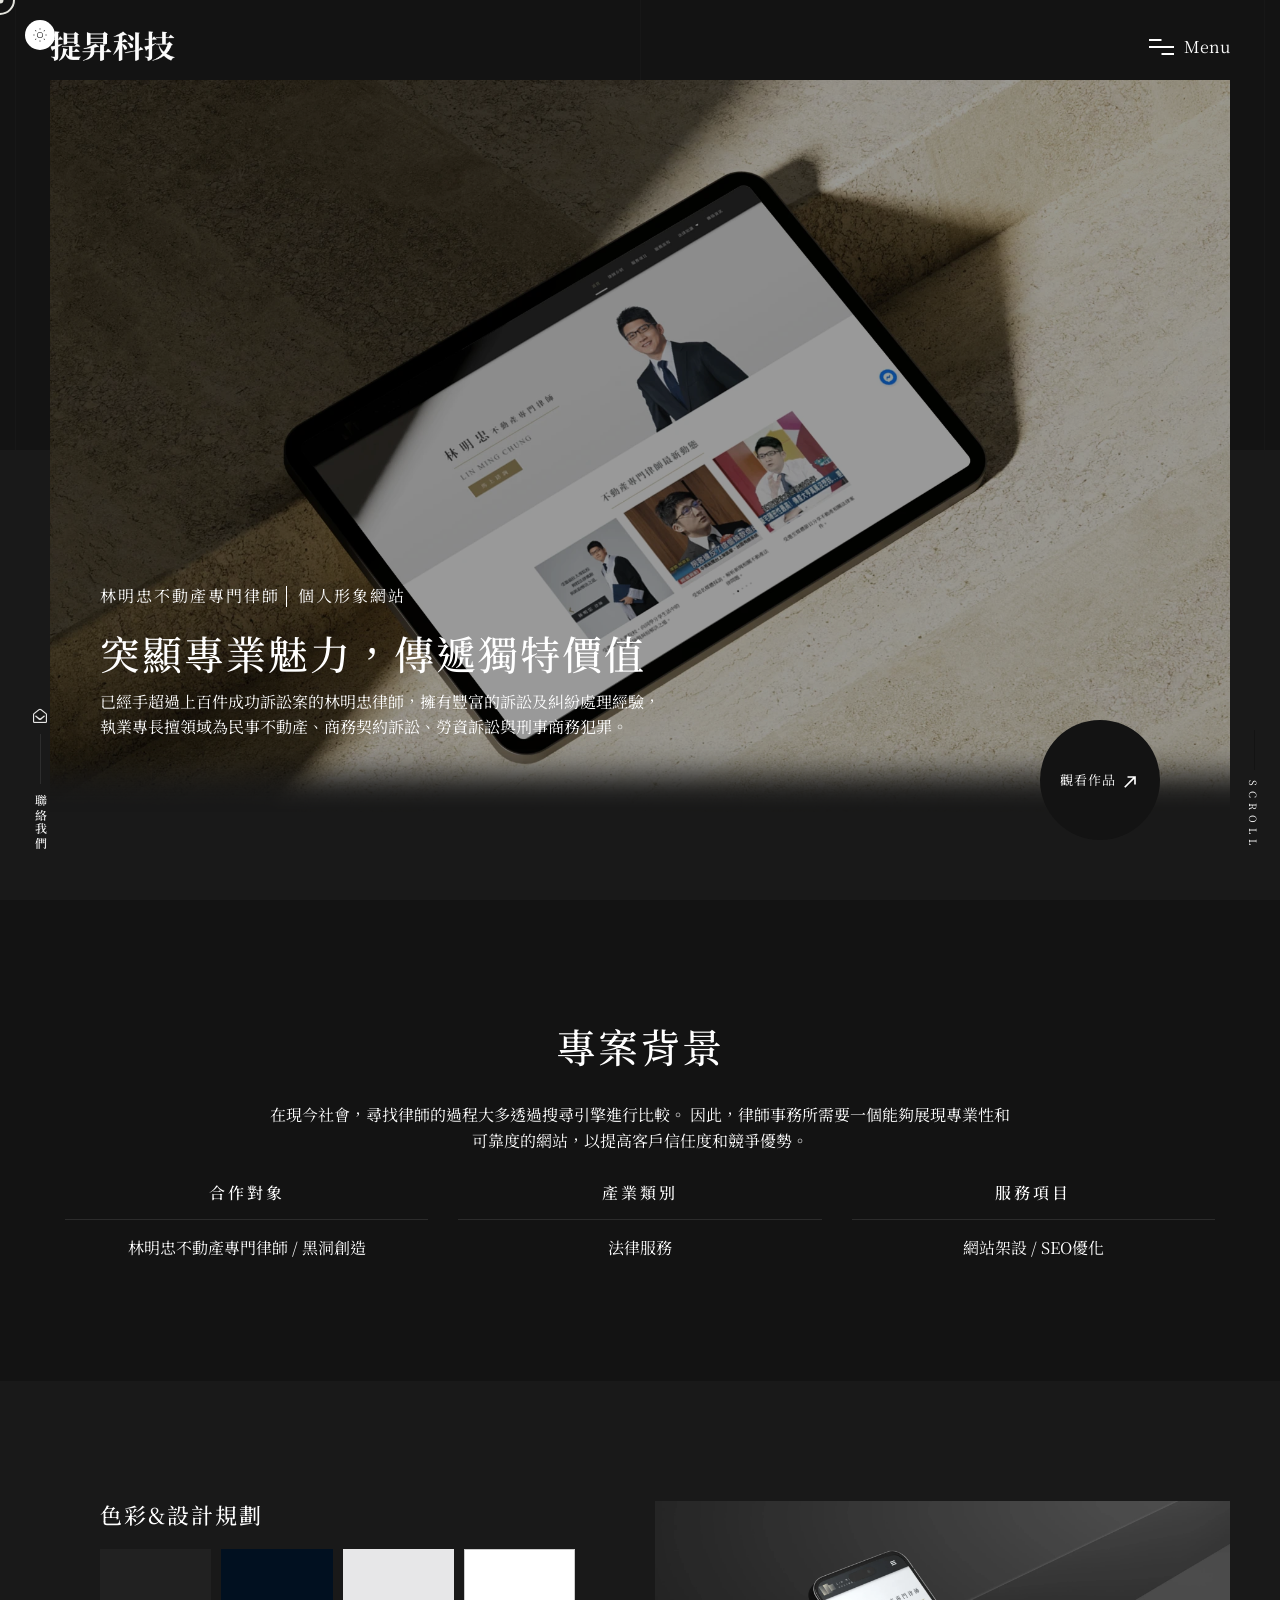
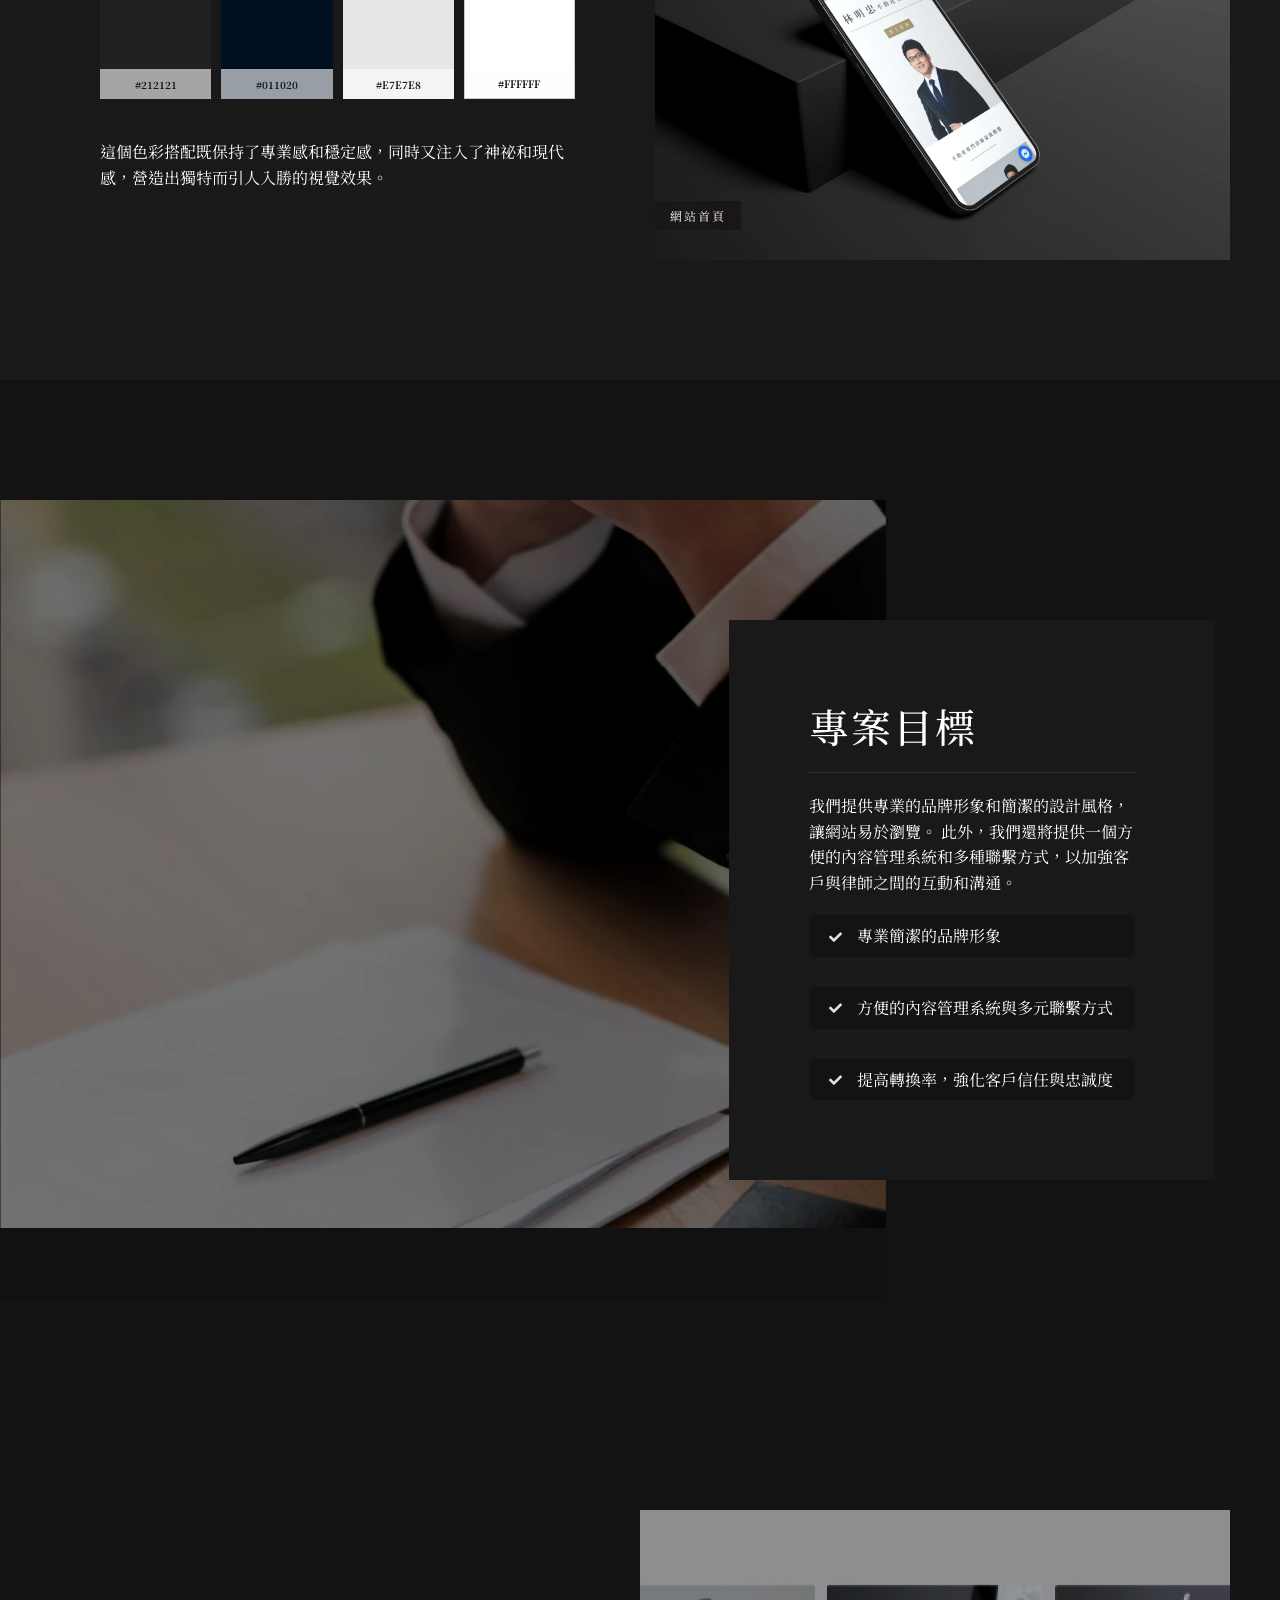
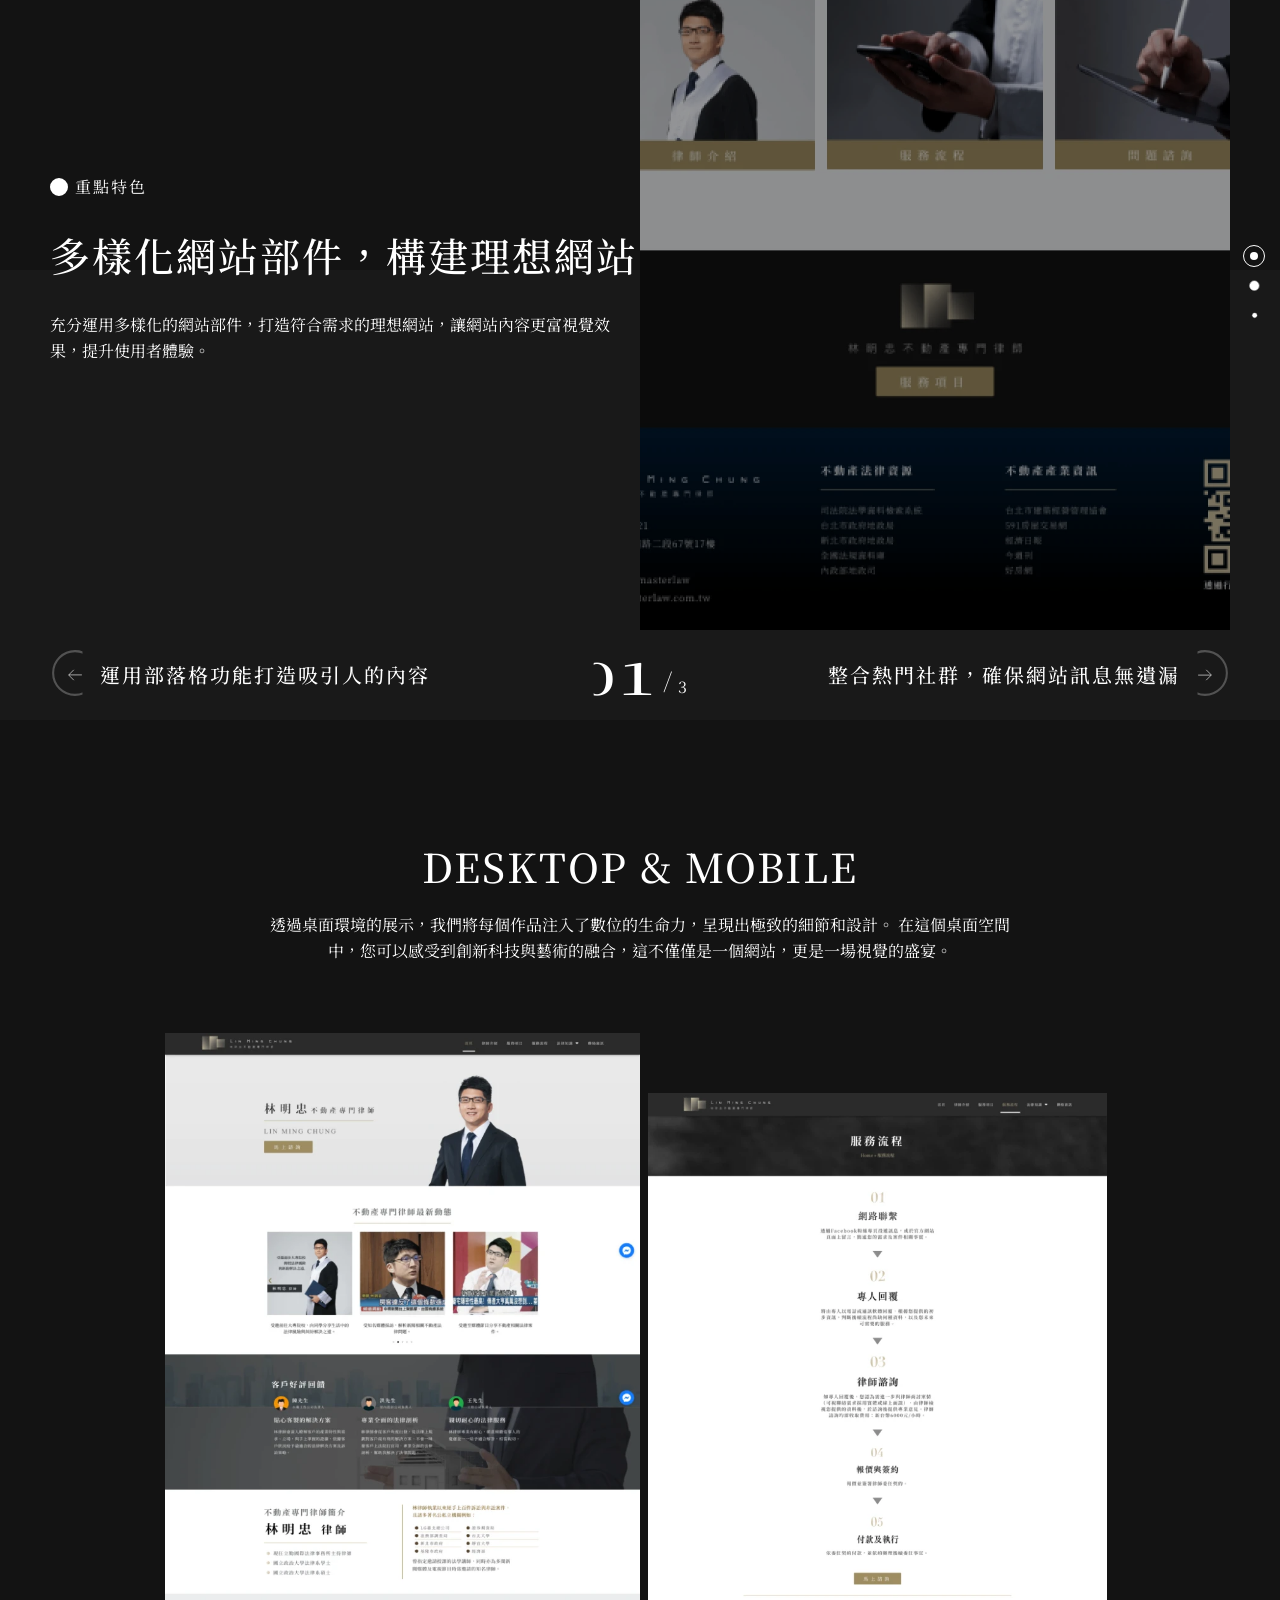
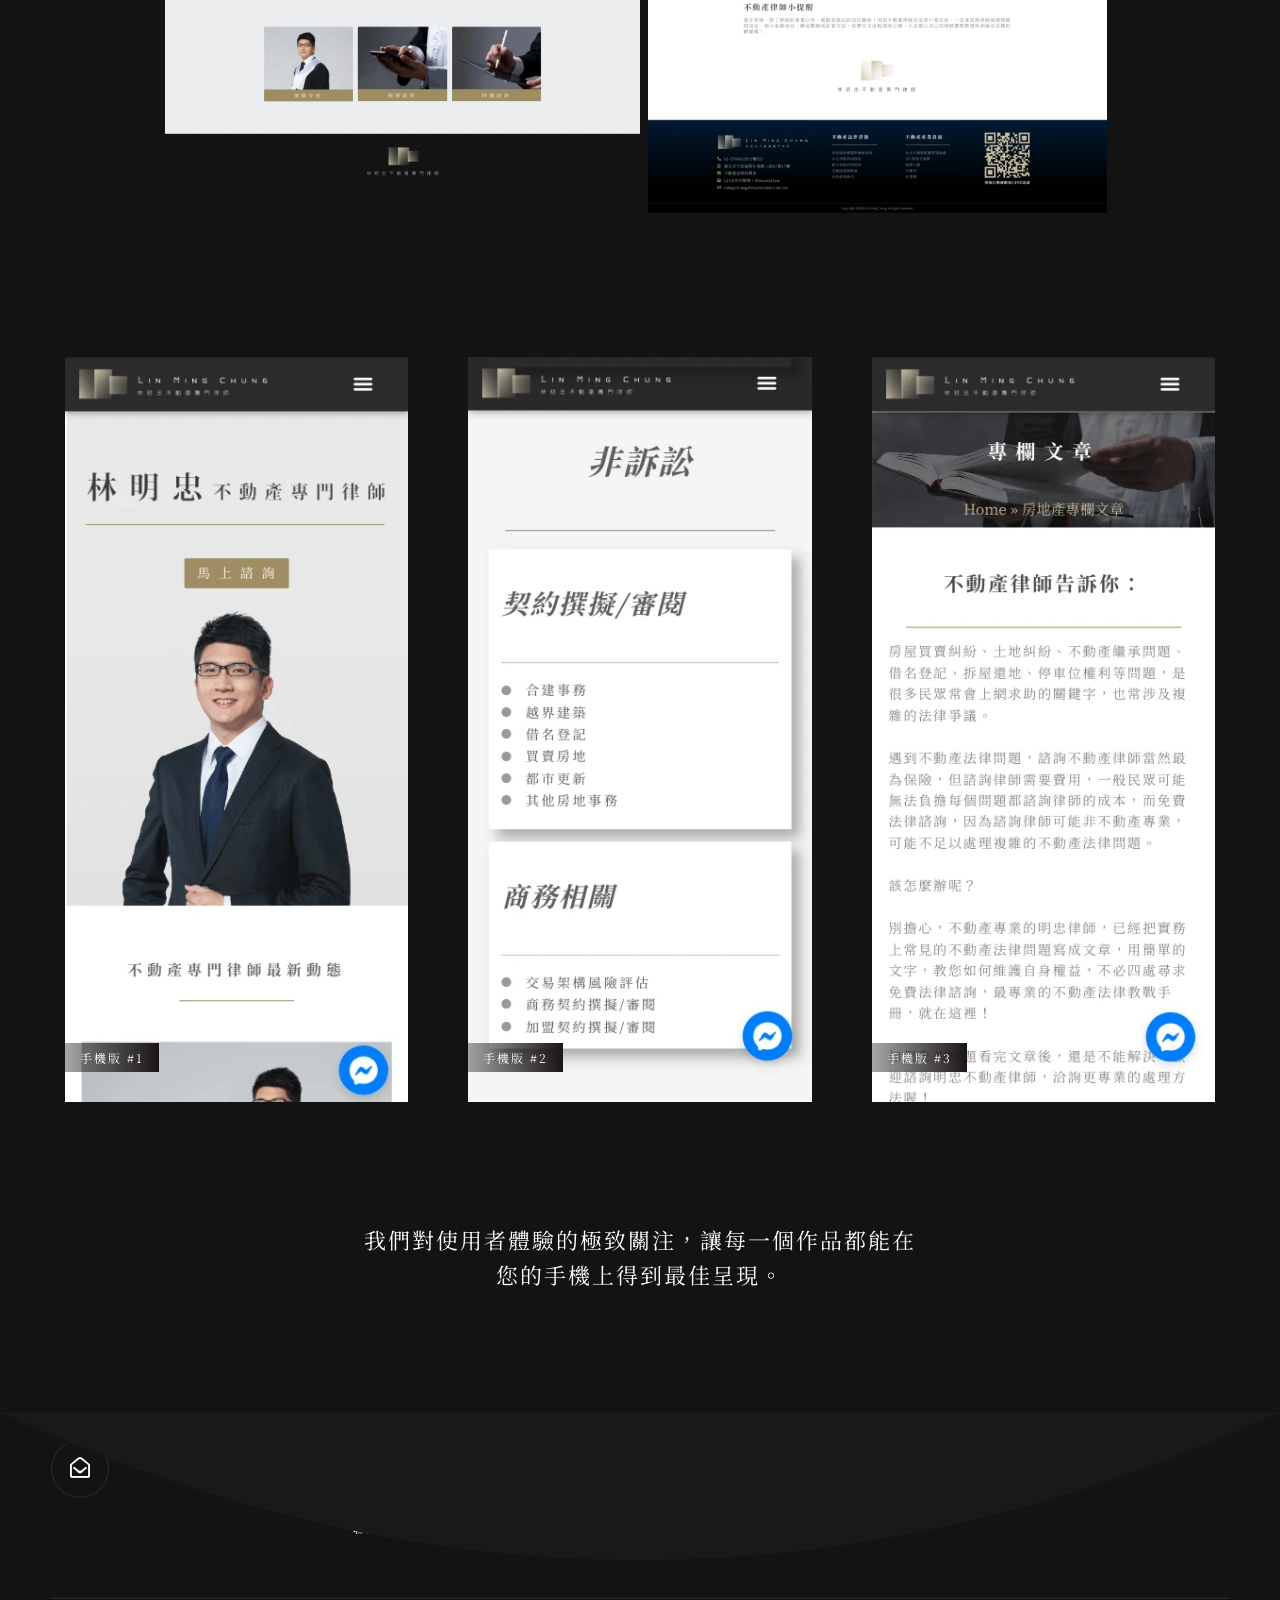
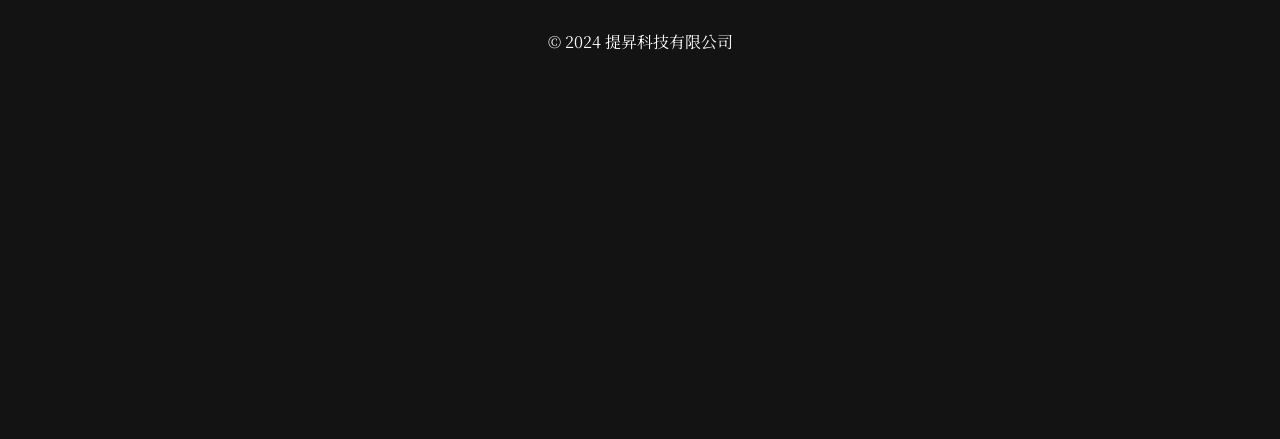
<file: masterlaw.html>
<!doctype html>
<html class="no-js" lang="">

<head>
    <meta charset="utf-8">
    <meta name="description" content="">
    <meta name="viewport" content="width=device-width, initial-scale=1">

    <link rel="icon" href="assets/img/logo-32x32.png" sizes="32x32"/>
    <link rel="icon" href="assets/img/logo-192x192.png" sizes="192x192"/>
    <!-- 載入字體 -->
    <link href="https://fonts.googleapis.com/css?family=Noto+Serif+TC:200,300,regular,500,600,700,900" rel="stylesheet" />

    <title>林明忠不動產專門律師 突顯專業魅力，傳遞獨特價值｜提昇科技</title>

    <link href="assets/css/plugins.css" rel="stylesheet"/>
    <link rel="stylesheet" href="assets/css/style.css">
</head>

<body class="v-dark dsn-ajax">


<div id="dsn_preloader" class="preloader">

    <div class="dsnload p-absolute">
        <span class="dsnload__row">
            <span class="dsnload__img">
            <img src="assets/img/logo-light.png" class="logo-dark" alt="提昇科技TimTech" decoding="async" loading="lazy"/>
            <img src="assets/img/logo.png" class="logo-light" alt="提昇科技TimTech" decoding="async" loading="lazy"/>
            </span>
        </span>
        <span class="dsnload__row dsnload__row--sibling">
            <span class="dsnload__img">
                 <img src="assets/img/logo-light.png" class="logo-dark" alt="提昇科技TimTech" decoding="async" loading="lazy"/>
            <img src="assets/img/logo.png" class="logo-light" alt="提昇科技TimTech" decoding="async" loading="lazy"/>
            </span>
        </span>
        <span class="dsnload__row dsnload__row--sibling">
            <span class="dsnload__img">
                <img src="assets/img/logo-light.png" class="logo-dark" alt="提昇科技TimTech" decoding="async" loading="lazy"/>
            <img src="assets/img/logo.png" class="logo-light" alt="提昇科技TimTech" decoding="async" loading="lazy"/>
            </span>
        </span>
        <span class="dsnload__row dsnload__row--sibling">
            <span class="dsnload__img">
               <img src="assets/img/logo-light.png" class="logo-dark" alt="提昇科技TimTech" decoding="async" loading="lazy"/>
            <img src="assets/img/logo.png" class="logo-light" alt="提昇科技TimTech" decoding="async" loading="lazy"/>
            </span>
        </span>


    </div>
    <svg width="100%" height="100%" viewBox="0 0 100 100" class="v-middle" preserveAspectRatio="xMinYMin meet"
         fill="none">
        <linearGradient id="linearColors" x1="0" y1="0" x2="1" y2="1">
            <stop offset="0%" stop-color="var(--theme-color)"></stop>
            <stop offset="50%" stop-color="var(--border-color)"></stop>
            <stop offset="100%" stop-color="var(--assistant-color)"></stop>
        </linearGradient>
        <path class="dsn-progress-path" d="M50,1 a49,49 0 0,1 0,98 a49,49 0 0,1 0,-98"/>
    </svg>
    <div class="loading-circle v-middle">
        <p class="loading-count v-middle">0</p>
    </div>

    <span class="loading-text text-uppercase mt-30 dsn-container">載入中...</span>
    <div class="bg-load background-section d-flex align-items-end">
        <svg class="dsn-separator-bottom dsn-icon-assistant-color" width="100%" height="100%" viewBox="0 0 100 10"
             preserveAspectRatio="none">
            <path class="path-anim separator__path" data-dsn-to="M 0 0 C 40 0 55 0 100 0 L 0 0 Z"
                  vector-effect="non-scaling-stroke" d="M 0 0 C 40 16 75 10 100 0 L 0 0 Z"></path>
        </svg>
    </div>

</div>

<main id="main_root" class="main-root">

    <!-- ========== Menu ========== -->
    <header id="site_menu_header" class="site-header  dsn-container d-none dsn-hamburger">
        <div class="main-logo">
            <a href="index.html" data-dsn-text="提昇科技" class="custom-logo-link main-brand effect-ajax" rel="home"
            aria-current="page">
                <img src="assets/img/logo-light.png" class="custom-logo logo-light" alt="提昇科技TimTech"/>
                <img src="assets/img/logo.png" class="custom-logo logo-dark" alt="提昇科技TimTech"/>
            </a>
        </div>
        <nav class="main-navigation ">
            <div class="menu-cover-title header-container dsn-container">MENU</div>
            <ul id="dsn-primary-list" class="primary-nav h2">
                <li class="nav-item has-sub-menu">
                    <a title="Home" href="index.html">
                        <span class="overflow ">首頁</span>
                    </a>
                </li>
                
                <li class="nav-item ">
                    <a title="About" href="about-us.html">
                        <span class="overflow">關於我們</span>
                    </a>
                </li>

                <li class="nav-item ">
                    <a title="Service" href="service.html" >
                        <span class="overflow">服務項目</span>
                    </a>
                </li>

                <li class="nav-item has-sub-menu">
                    <a title="Portfolio" href="portfolio.html">
                        <span class="overflow ">作品展示</span>
                    </a>
                </li>

                <!-- <li class="nav-item has-sub-menu">
                    <a title="News" href="news.html">
                        <span class="overflow ">最新消息</span>
                    </a>
                </li> -->

                <li class="nav-item ">
                    <a title="Contact" href="contact.html">
                        <span class="overflow">聯絡我們</span>
                    </a>
                </li>
            </ul>
            <div class="container-content  d-flex flex-column justify-content-center section-margin">
                <div class="nav__info">
                    <div class="nav-content">
                        <h5 class="sm-title-block mb-10">公司地址</h5>
                        臺中市西區大忠南街118號10F之2

                    </div>
                    <div class="nav-content mt-30">
                        <h5 class="sm-title-block mb-10">聯絡方式</h5>
                        <p class="links over-hidden mb-1">
                            <a class="link-hover d-block" href="tel:+886975307915" data-hover-text="+886 975307915">+886 975307915</a>
                        </p>
                        <p class="links over-hidden"><a class="link-hover" href="mailto:service@timtech.tw"
                                                        data-hover-text="service@timtech.tw">service@timtech.tw</a></p>

                    </div>
                </div>
            </div>
        </nav>
        <div id="navbar_toggle" class="navbar-toggle">
            <div class="toggle-icon">
                <div class="toggle-line"></div>
                <div class="toggle-line"></div>
                <div class="toggle-line"></div>
            </div>
            <div class="toggle-text">
                <div class="text-menu">Menu</div>
                <div class="text-open">Open</div>
                <div class="text-close">Close</div>
            </div>
        </div>
        <div class="bg-load background-main"></div>

        <svg width="100%" height="100%" viewBox="0 0 100 100" preserveAspectRatio="none"
            class="bg-load dsn-svg-transition">
            <path vector-effect="non-scaling-stroke" d="M 0 100 V 100 Q 50 100 100 100 V 100 z"/>
        </svg>

    </header>
    <!-- ========== End Menu ========== -->

    <!-- ========== Header  ========== -->
    <header id="dsn_header" class="dsn-header-animation  show-box-shadow dsn-container section-padding v-dark-head">
        <div class="entry-header p-relative over-hidden">
            <div id="hero_image"
                 class="p-absolute dsn-hero-parallax-img over-hidden before-z-index z-index-1 full-width"
                 data-dsn-ajax="img" data-overlay="4">
                <img src="assets/img/portfolio/masterlaw/masterlaw-cover.webp"
                     class="cover-bg-img transform-3d " alt=""
                     data-dsn-position="50% 50%"
                     sizes="(max-width: 2560px) 100vw, 2560px"/>
            </div>
            <div id="hero_content" class="d-flex p-relative h-100 dsn-hero-parallax-title align-items-end container">
                <div class="content p-relative ">
                    <div class="intro-project w-100">
                        <div class="intro-title ">
                            <div id="dsn_metas" class="p-relative d-flex justify-content-between ">
                                <div class="metas has-separate p-relative mb-10">
                                    <span>林明忠不動產專門律師</span>
                                    <span>個人形象網站</span>
                                </div>
                            </div>
                            <div id="hero_title">
                                <h1 class="title-h2" data-dsn-ajax="title">突顯專業魅力，傳遞獨特價值</h1>
                                <p class="subtitle-meta metas p-relative mt-10 max-w570">
                                    已經手超過上百件成功訴訟案的林明忠律師，擁有豐富的訴訟及糾紛處理經驗，
                                    執業專長擅領域為民事不動產、商務契約訴訟、勞資訴訟與刑事商務犯罪。
                                </p>
                            </div>

                        </div>

                    </div>

                </div>

            </div>

        </div>


        <a class="background-main move-circle link-project p-absolute" data-dsn="parallax"
           href="https://masterlaw.com.tw/"
           target="_blank" rel="nofollow">
            觀看作品
            <svg viewBox="0 0 1024 1024" version="1.1" xmlns="http://www.w3.org/2000/svg">
                <path d="M213.333333 750.506667L665.173333 298.666667H384V213.333333h426.666667v426.666667h-85.333334V358.826667L273.493333 810.666667 213.333333 750.506667z"/>
            </svg>
        </a>
        <a href="#page_wrapper" rel="nofollow" class="dsn-scroll-bottom"
           data-dsn-option='{"ease": "power4.inOut" , "duration" : 1.5}'>
            <div class="text">SCROLL</div>
        </a>
    </header>
    <!-- ========== End Header  ========== -->
    <div id="page_wrapper" class="wrapper">
        <!-- ========== Info Project  ========== -->
        <div class="info-project container text-center section-margin">
            <h2 class="title-h2 dsn-up">
                專案背景
            </h2>
            <p class="max-w750 mt-30 dsn-up">
                在現今社會，尋找律師的過程大多透過搜尋引擎進行比較。
                因此，律師事務所需要一個能夠展現專業性和可靠度的網站，以提高客戶信任度和競爭優勢。
            </p>
            <ul class="intro-project-list mt-30 d-grid grid-md-3 grid-sm-2 ">

                <li class="dsn-up grid-item number-item">
                    <h5 class="title-list-project sm-title-block">合作對象</h5>
                    <p class="description-list-project dsn-auto">林明忠不動產專門律師 / 黑洞創造</p>
                </li>

                <li class="dsn-up grid-item number-item">
                    <h5 class="title-list-project sm-title-block">產業類別</h5>
                    <p class="description-list-project dsn-auto">法律服務</p>
                </li>

                <li class="dsn-up grid-item number-item">
                    <h5 class="title-list-project sm-title-block">服務項目</h5>
                    <p class="description-list-project dsn-auto">網站架設 / SEO優化</p>
                </li>
            </ul>
        </div>
        <!-- ========== End Info Project  ========== -->

        <!-- ========== Info  ========== -->
        <div class="background-section section-padding d-grid grid-md-2 dsn-container">
            <div class="dsn-container">
                <h2 class="title-block dsn-up">色彩&設計規劃</h2>
                <ul data-v-60d32bc4="" data-v-25ad8c36="" class="color-chip-list no-bullet mt-20">
                    <li class="color-chip color-chip-list__item " style="background-color: #212121;"><div class="color-chip__text">#212121</div></li>
                    <li class="color-chip color-chip-list__item " style="background-color: #011020;"><div class="color-chip__text">#011020</div></li>
                    <li class="color-chip color-chip-list__item " style="background-color: #e7e7e8;"><div class="color-chip__text">#e7e7e8</div></li>
                    <li class="color-chip color-chip-list__item is-close-white" style="background-color: #FFFFFF;"><div class="color-chip__text">#FFFFFF</div></li>
                </ul>
                <p class="dsn-up mt-20">
                    這個色彩搭配既保持了專業感和穩定感，同時又注入了神祕和現代感，營造出獨特而引人入勝的視覺效果。
                </p>
            </div>
            <div class="p-relative img-box-parallax before-z-index has-popup">
                <div class="effect-popup before-z-index h-100"
                     data-src="assets/img/portfolio/masterlaw/masterlaw-homepage.webp"
                     data-caption="網站首頁" data-fancybox="_1" data-cursor="open" data-dsn-overlay="0">
                    <img src="assets/img/portfolio/masterlaw/masterlaw-homepage.webp" class="cover-bg-img" alt="">
                </div>
                <div class="cap">
                    <span>網站首頁</span>
                </div>
            </div>
        </div>
        <!-- ========== End Info  ========== -->

        <!-- ========== Right Box With Image  ========== -->
        <div class="right-box-image section-margin dsn-container dsn-left-container over-hidden">
            <div class="box-img">
                <div class="img-box-parallax h-v-80 w-100 before-z-index dsn-animate dsn-effect-left"
                     data-dsn-triggerhook="bottom"
                     data-dsn-grid="move-up" data-overlay="1">
                    <img src='assets/img/portfolio/masterlaw/masterlaw-goals.webp' class="cover-bg-img has-direction"
                         data-dsn-position="50% 0%" alt=''/>
                </div>
            </div>
            <div class="box-info background-section box-padding section-margin" data-dsn-gap="30px 30px">
                <h2 class="title-h2">專案目標</h2>
                <p class="mt-20 pt-20 border-top">
                    我們提供專業的品牌形象和簡潔的設計風格，讓網站易於瀏覽。
                    此外，我們還將提供一個方便的內容管理系統和多種聯繫方式，以加強客戶與律師之間的互動和溝通。
                </p>
                <ul class="d-grid dsn-list  mt-20">
                    <li class="list-item background-main border-rdu">
                        <span class="dsn-icon mr-15"><i class="fas fa-check" aria-hidden="true"></i></span>
                        <p class="dsn-heading-title heading-color ">專業簡潔的品牌形象</p>
                    </li>
                    <li class="list-item background-main border-rdu">
                        <span class="dsn-icon mr-15"><i class="fas fa-check" aria-hidden="true"></i></span>
                        <p class="dsn-heading-title heading-color ">方便的內容管理系統與多元聯繫方式</p>
                    </li>
                    <li class="list-item background-main border-rdu">
                        <span class="dsn-icon mr-15"><i class="fas fa-check" aria-hidden="true"></i></span>
                        <p class="dsn-heading-title heading-color ">提高轉換率，強化客戶信任與忠誠度</p>
                    </li>
                </ul>
            </div>

        </div>
        <!-- ========== End Right Box With Image  ========== -->

        <!-- ========== Slider Parallax ========== -->
        <header class="v-dark-head-mobile half-right dsn-section-padding dsn-header-animation">
            <div class="main-slider v-dark-head-mobile has-horizontal  active-nav-slider dsn-webgl has-paginate"
                data-dsn-webgl='{"displacement" : "assets/img/displacement/8.jpg"}'
                data-dsn-option='{"direction":"horizontal","allowTouchMove":true,"watchSlidesProgress":true,"grabCursor":true,"mousewheel":false}'>


                <div class="content-slider slide-inner h-100 over-hidden">
                    <div class="bg-container p-absolute  dsn-hero-parallax-img  w-100 h-100 z-index-1 dsn-hero-parallax-img">
                        <div class="swiper-container h-100">
                            <div class="swiper-wrapper">
                                <div class="slide-item swiper-slide over-hidden">
                                    <div class="image-bg cover-bg w-100 h-100 before-z-index" data-overlay="4">
                                        <img class="cover-bg-img dsn-swiper-parallax-transform"
                                            src="assets/img/portfolio/masterlaw/masterlaw-feature1.webp" alt=""
                                            data-dsn-position="50% 50%"/>
                                    </div>
                                    <div class="slide-content p-absolute">
                                        <div class="p-relative head-meta swiper-animate-head  d-flex justify-content-between mb-20">
                                            <div class="circle-before metas mb-10">
                                                <span>重點特色</span>
                                            </div>
                                        </div>
                                        <h2 class="title-h2 title has-box-mod p-relative">
                                            <a href="" data-dsn-split="chars" class="effect-ajax"
                                            data-dsn-ajax="slider">
                                                多樣化網站部件，構建理想網站
                                            </a>
                                        </h2>
                                        <p class="description swiper-animate-head max-w570 mt-20">
                                            充分運用多樣化的網站部件，打造符合需求的理想網站，讓網站內容更富視覺效果，提升使用者體驗。
                                        </p>
                                    </div>
                                </div>
                                <div class="slide-item swiper-slide over-hidden">
                                    <div class="image-bg cover-bg w-100 h-100 before-z-index" data-overlay="3">
                                        <img class="cover-bg-img dsn-swiper-parallax-transform"
                                            src="assets/img/portfolio/masterlaw/masterlaw-feature2.webp" alt=""
                                            data-dsn-position="50% 50%"/>
                                    </div>
                                    <div class="slide-content p-absolute">
                                        <div class="p-relative head-meta swiper-animate-head  d-flex justify-content-between mb-20">
                                            <div class="circle-before metas mb-10">
                                                <span>重點特色</span>
                                            </div>
                                        </div>
                                        <h2 class="title-h2 title has-box-mod p-relative">
                                            <a href="" data-dsn-split="chars" class="effect-ajax"
                                            data-dsn-ajax="slider">
                                                整合熱門社群，確保網站訊息無遺漏
                                            </a>
                                        </h2>
                                        <p class="description swiper-animate-head max-w570 mt-20">
                                            透過整合熱門社群媒體，確保您的網站兼具互動性和可見度，同時無遺漏任何重要訊息。
                                        </p>
                                    </div>
                                </div>
                                <div class="slide-item swiper-slide over-hidden">
                                    <div class="image-bg cover-bg w-100 h-100 before-z-index" data-overlay="2">
                                        <img class="cover-bg-img dsn-swiper-parallax-transform"
                                            src="assets/img/portfolio/masterlaw/masterlaw-feature3.webp" alt=""
                                            data-dsn-position="50% 50%"/>
                                    </div>
                                    <div class="slide-content p-absolute">
                                        <div class="p-relative head-meta swiper-animate-head  d-flex justify-content-between mb-20">
                                            <div class="circle-before metas mb-10">
                                                <span>重點特色</span>
                                            </div>
                                        </div>
                                        <h2 class="title-h2 title has-box-mod p-relative">
                                            <a href="" data-dsn-split="chars" class="effect-ajax"
                                            data-dsn-ajax="slider">
                                                運用部落格功能打造吸引人的內容
                                            </a>
                                        </h2>
                                        <p class="description swiper-animate-head max-w570 mt-20">
                                            部落格功能，提供了一個簡單直覺的介面，讓你能夠輕鬆地分享獨特見解、精闢觀點，並將其呈現給全球觀眾。
                                        </p>
                                    </div>
                                </div>
                            </div>
                        </div>
                    </div>
                    <div class="dsn-container d-flex align-items-center dsn-slider-content dsn-hero-parallax-title"></div>
                </div>


                <div class="dsn-swiper-paginate">
                    <div class="swiper-pagination dsn-swiper-circle mr-30 ml-30 heading-color"></div>
                </div>

                <div class="control-nav w-100  d-flex dsn-container  align-items-center justify-content-between">
                    <div class="prev-paginate         dsn-paginate-arrow box-shadow"></div>


                    <div class="dsn-pagination p-relative d-flex align-items-end">
                        <span class="slider-current-index h2">01</span>
                        <span class="sm-title-block">/ </span><span
                            class="total sm-title-block"> 3</span>
                    </div>

                    <div class="next-paginate dsn-paginate-arrow box-shadow"></div>


                </div>


            </div>
        </header>
        <!-- ========== End Slider Parallax ========== -->

        <!-- ========== Desktop Image Section ========== -->
        <div class="about-section about-resume container section-margin text-center">
            <div class="section-title mb-70">
                <h2 class="title-h2 text-upper">DESKTOP & MOBILE</h2>
                <p class="max-w750 mt-20">
                    透過桌面環境的展示，我們將每個作品注入了數位的生命力，呈現出極致的細節和設計。
                    在這個桌面空間中，您可以感受到創新科技與藝術的融合，這不僅僅是一個網站，更是一場視覺的盛宴。
                </p>
            </div>

            <div class="d-grid grid-md-2 d-grid-no-space box-img">
                <div class="img-left"
                     data-dsn-animation='{"to":{"rotation":"-15","y":"60"},"option":{"scrub":"1"},"responsive":["desktop","tablet"],"to_tablet":{"rotation":"-15"}}'
                >
                    <div class="p-relative img-box-parallax before-z-index has-popup">
                        <div class="effect-popup before-z-index h-100"
                            data-src="assets/img/portfolio/masterlaw/masterlaw-desktop1.webp"
                            data-caption="電腦版 #1" data-fancybox="_1" data-cursor="open" data-dsn-overlay="0">
                            <img src="assets/img/portfolio/masterlaw/masterlaw-desktop1.webp" alt="">
                        </div>
                    </div>
                </div>
                <div class="img-right"
                     data-dsn-animation='{"to":{"rotation":"9","y":0},"option":{"scrub":"1"},"responsive":["desktop","tablet"],"to_tablet":{"rotation":"1"}}'
                >
                    <div class="p-relative img-box-parallax before-z-index has-popup">
                        <div class="effect-popup before-z-index h-100"
                            data-src="assets/img/portfolio/masterlaw/masterlaw-desktop2.webp"
                            data-caption="電腦版 #2" data-fancybox="_1" data-cursor="open" data-dsn-overlay="0">
                            <img src="assets/img/portfolio/masterlaw/masterlaw-desktop2.webp" alt="">
                        </div>
                    </div>
                </div>

            </div>
        </div>
        <!-- ========== End Desktop Image Section ========== -->

        <!-- ========== Mobile Three Image Popup  ========== -->
        <div class="container p-relative mb-section section-margin">
            <div class="d-grid grid-sm-3 align-items-center" data-dsn-gap="80px 60px">
                <div class="p-relative img-box-parallax before-z-index has-popup">
                    <div class="effect-popup before-z-index h-100"
                         data-src="assets/img/portfolio/masterlaw/masterlaw-mobile1.webp"
                         data-caption="手機版 #1" data-fancybox="_1" data-cursor="open" data-dsn-overlay="0">
                        <img src="assets/img/portfolio/masterlaw/masterlaw-mobile1.webp" alt="">
                    </div>
                    <div class="cap">
                        <span>手機版 #1</span>
                    </div>
                </div>
                <div class="p-relative img-box-parallax before-z-index has-popup">
                    <div class="effect-popup before-z-index h-100"
                         data-src="assets/img/portfolio/masterlaw/masterlaw-mobile2.webp"
                         data-caption="手機版 #2" data-fancybox="_1" data-cursor="open" data-dsn-overlay="0">
                        <img src="assets/img/portfolio/masterlaw/masterlaw-mobile2.webp" alt="">
                    </div>
                    <div class="cap">
                        <span>手機版 #2</span>
                    </div>
                </div>
                <div class="p-relative img-box-parallax before-z-index has-popup">
                    <div class="effect-popup before-z-index h-100"
                         data-src="assets/img/portfolio/masterlaw/masterlaw-mobile3.webp"
                         data-caption="手機版 #3" data-fancybox="_1" data-cursor="open" data-dsn-overlay="0">
                        <img src="assets/img/portfolio/masterlaw/masterlaw-mobile3.webp" alt="">
                    </div>
                    <div class="cap">
                        <span>手機版 #3</span>
                    </div>
                </div>
            </div>
        </div>
        <!-- ========== End Mobile Three Image Popup  ========== -->

        <!-- ========== Paragraph  ========== -->
        <div class="container section-margin text-center">
            <p class="title-block dsn-text max-w570">
                我們對使用者體驗的極致關注，讓每一個作品都能在您的手機上得到最佳呈現。
            </p>
        </div>
        <!-- ========== End Paragraph  ========== -->


        <!-- ========== Next Project  ========== -->
        <!-- <div class="next-project section-padding p-relative footer-animate svg-animate">
            <svg class="dsn-separator dsn-separator-up  dsn-icon-main-color" width="100%" height="100%"
                 viewBox="0 0 100 10" preserveAspectRatio="none">
                <path class="path-anim separator__path" data-dsn-to="M 0 0 C 40 0 55 0 100 0 L 0 0 Z"
                      vector-effect="non-scaling-stroke" d="M 0 0 C 40 16 75 10 100 0 L 0 0 Z"></path>
            </svg>
            <div data-dsn-ajax="img" class="p-absolute dsn-hero-parallax-img transform-3d bg-container over-hidden"
                 data-overlay="4">
                <img class="cover-bg-img wp-post-image" src="assets/img/portfolio/project2/1.jpg" alt=""
                     data-dsn-position="50% 50%"/>
            </div>
            <div class="dsn-container dsn-z-index-2 p-relative h-100 v-dark-head">
                <div class="p-relative h-100 d-flex flex-column justify-content-center">
                    <div class="intro-project w-100">
                        <div class="intro-title text-center">
                            <div class="metas has-separate p-relative mb-10">
                                <span>Creative</span>
                                <span>Photography</span>
                            </div>

                            <div class="hero-title fill-text">
                                <a href="project-2.html" class="d-inline-block effect-ajax" data-dsn-ajax="next">
                                    <h2 class="title">MEN FASHION</h2>
                                </a>
                            </div>
                        </div>
                    </div>
                </div>

            </div>
        </div> -->
        <!-- ========== End Next Project  ========== -->

    </div>
    <!-- ========== Footer ========== -->
    <footer id="dsn_footer" class="dsn-footer p-relative footer-animate svg-animate background-main">
        <svg class="dsn-separator dsn-separator-up  dsn-icon-assistant-color" width="100%" height="100%"
            viewBox="0 0 100 10" preserveAspectRatio="none">
            <path class="path-anim separator__path" data-dsn-to="M 0 0 C 40 0 55 0 100 0 L 0 0 Z"
                vector-effect="non-scaling-stroke" d="M 0 0 C 40 16 75 10 100 0 L 0 0 Z"></path>
        </svg>
        <div class="footer-content p-relative mt-section">

            <div class="text-center container">
                <h2 class="title-h2 ">
                    <span class="d-block"><b><i>透過網站，將想法變成現實</i></b></span>
                </h2>
                <div class="dsn-icon-heading-color dsn-def-btn d-flex justify-content-center mt-30">
                    <a class="dsn-btn dsn-border border-color-default  background-section  effect-ajax has-icon-left"
                    href="contact.html" data-dsn-text="專案詢問">
                <span class="dsn-icon dsn-bg-before btn-icon-left heading-color z-index-1">
                    <i class="fas fa-angle-right" aria-hidden="true"></i>
                </span>
                        <span class="title-btn p-relative  z-index-1 ">專案詢問</span>
                    </a>
                </div>

            </div>
            <div class="dsn-container pt-60">
                <div class="d-grid grid-lg-4 grid-md-2 ">
                    <div class="grid-col-1">
                        <div class="dsn-logo main-logo">
                            <div class="main-logo">
                                <a href="index.html" data-dsn-text="提昇科技"
                                class="custom-logo-link main-brand effect-ajax" rel="home">
                                    <img class="custom-logo logo-light" src="assets/img/logo-light.png"
                                        alt="提昇科技TimTech"/>
                                    <img class="custom-logo logo-dark" src="assets/img/logo.png"
                                        alt="提昇科技TimTech"/>
                                </a>
                            </div>
                        </div>
                        <ul class="dsn-socials box-social mt-20 dsn-icon-heading-color">
                            <li><a href="mailto:service@timtech.tw" target="_blank" rel="nofollow"
                                class="init-color move-circle border-color-default" data-dsn="parallax"><span
                                    class="dsn-icon"><i class="far fa-envelope-open"></i> <span>Email</span></a>
                            </li>
                        </ul>
                    </div>
                    <div class="grid-col-2">
                        <h4 class="subtitle p-relative line-shape  line-shape-after "><span
                                class="background-revere ">網站導航</span>
                        </h4>
                        <div class="menu-footer-menu-container">
                            <ul id="menu-footer-menu" class="menu">
                                <li class="menu-item">
                                    <a href="index.html" class="effect-ajax">首頁</a>
                                </li>
                                <li class="menu-item">
                                    <a href="about-us.html" class="effect-ajax">關於我們</a>
                                </li>
                                <li class="menu-item">
                                    <a href="service.html" class="effect-ajax">服務項目</a>
                                </li>
                                <li class="menu-item">
                                    <a href="portfolio.html" class="effect-ajax">作品展示</a>
                                </li>
                                <!-- <li class="menu-item">
                                    <a href="news.html" class="effect-ajax">最新消息</a>
                                </li> -->
                                <li class="menu-item">
                                    <a href="contact.html" class="effect-ajax">聯絡我們</a>
                                </li>

                            </ul>
                        </div>
                    </div>
                    <div class="grid-col-3">
                        <h4 class="subtitle p-relative line-shape  line-shape-after "><span
                                class="background-revere ">聯絡方式</span>
                        </h4>

                        <div class="col-contact">
                            <p><strong>T</strong> : +886 975307915</p>
                            <p class="over-hidden mt-10">
                                <strong>E</strong> : <a class="link-hover" href="mailto:service@timtech.tw"
                                                        data-hover-text="service@timtech.tw">service@timtech.tw</a>
                            </p>
                        </div>

                    </div>
                    <div class="grid-col-4">
                        <h4 class="subtitle p-relative line-shape  line-shape-after "><span
                                class="background-revere ">公司地址</span>
                        </h4>
                        <div class="col-address">
                            <p>
                                臺中市西區大忠南街118號10F之2
                            </p>
                        </div>
                    </div>
                </div>
                <div class="footer-bottom mt-60 pt-30 border-top pb-30 text-center">
                    <p class="over-hidden">
                        © 2024 提昇科技有限公司
                    </p>
                </div>
            </div>


        </div>
    </footer>
    <!-- ========== End Footer ========== -->

</main>



<!-- ========== Cursor ========== -->
<div id="dsn_cursor" class="ball"></div>
<div id="dsn_cursor_inner" class="ball"></div>
<!-- ========== End Cursor ========== -->


<!-- ==========  Social ========== -->
<div class="social-side d-flex align-items-center flex-column justify-content-center">

    <ul class="socials d-flex flex-column-reverse">
        <li style="--dsn-index-animate : 0;">
            <a href="mailto:service@timtech.tw" target="_blank" rel="nofollow">
                <i class="far fa-envelope-open" aria-hidden="true"></i> <span>Email</span>
            </a>
        </li>
    </ul>
    <div class="icon">聯絡我們</div>
</div>
<!-- ========== End Social ========== -->

<!-- ========== Style Option Page ========== -->
<div id="dsn_box_options" class="day-night">
    <div class="night active" data-dsn-theme="dark">
        <svg width="48" height="48" viewBox="0 0 48 48">
            <rect x="12.3" y="23.5" width="2.6" height="1"></rect>
            <rect x="16.1" y="15.3" transform="matrix(0.7071 -0.7071 0.7071 0.7071 -6.8871 16.5732)" width="1"
                  height="2.6"></rect>
            <rect x="23.5" y="12.3" width="1" height="2.6"></rect>
            <rect x="30.1" y="16.1" transform="matrix(0.7071 -0.7071 0.7071 0.7071 -2.5145 27.0538)" width="2.6"
                  height="1"></rect>
            <rect x="33.1" y="23.5" width="2.6" height="1"></rect>
            <rect x="30.9" y="30.1" transform="matrix(0.7071 -0.7071 0.7071 0.7071 -12.9952 31.4264)" width="1"
                  height="2.6"></rect>
            <rect x="23.5" y="33.1" width="1" height="2.6"></rect>
            <rect x="15.3" y="30.9" transform="matrix(0.7071 -0.7071 0.7071 0.7071 -17.3677 20.9457)" width="2.6"
                  height="1"></rect>
            <path
                    d="M24,18.7c-2.9,0-5.3,2.4-5.3,5.3s2.4,5.3,5.3,5.3s5.3-2.4,5.3-5.3S26.9,18.7,24,18.7z M24,28.3c-2.4,0-4.3-1.9-4.3-4.3s1.9-4.3,4.3-4.3s4.3,1.9,4.3,4.3S26.4,28.3,24,28.3z">
            </path>
        </svg>

    </div>
    <div class="moon" data-dsn-theme="night">
        <svg width="48" height="48" viewBox="0 0 48 48">
            <path
                    d="M24,33.9c-5.4,0-9.9-4.4-9.9-9.9c0-4.3,2.7-8,6.8-9.4l0.8-0.3l-0.1,0.9c-0.2,0.6-0.2,1.3-0.2,1.9c0,5.2,4.3,9.5,9.5,9.5c0.6,0,1.3-0.1,1.9-0.2l0.8-0.2L33.3,27C32,31.1,28.3,33.9,24,33.9z M20.4,15.9c-3.2,1.4-5.3,4.5-5.3,8.1c0,4.9,4,8.9,8.9,8.9c3.6,0,6.7-2.1,8.1-5.3c-0.4,0-0.8,0.1-1.3,0.1c-5.8,0-10.5-4.7-10.5-10.5C20.4,16.7,20.4,16.3,20.4,15.9z">
            </path>
        </svg>
    </div>
</div>
<!-- ========== End Style Option Page ========== -->

<!-- ========== Line BG ========== -->
<div id="line_head"><span class="container"></span></div>
<!-- ========== End Line BG ========== -->

<script src="assets/js/jquery-3.1.1.min.js"></script>
<script src="assets/js/plugins.min.js"></script>
<script src="assets/js/plugins/dsn-grid.min.js"></script>
<script src="assets/js/custom.js"></script>

</body>

</html>
</file>
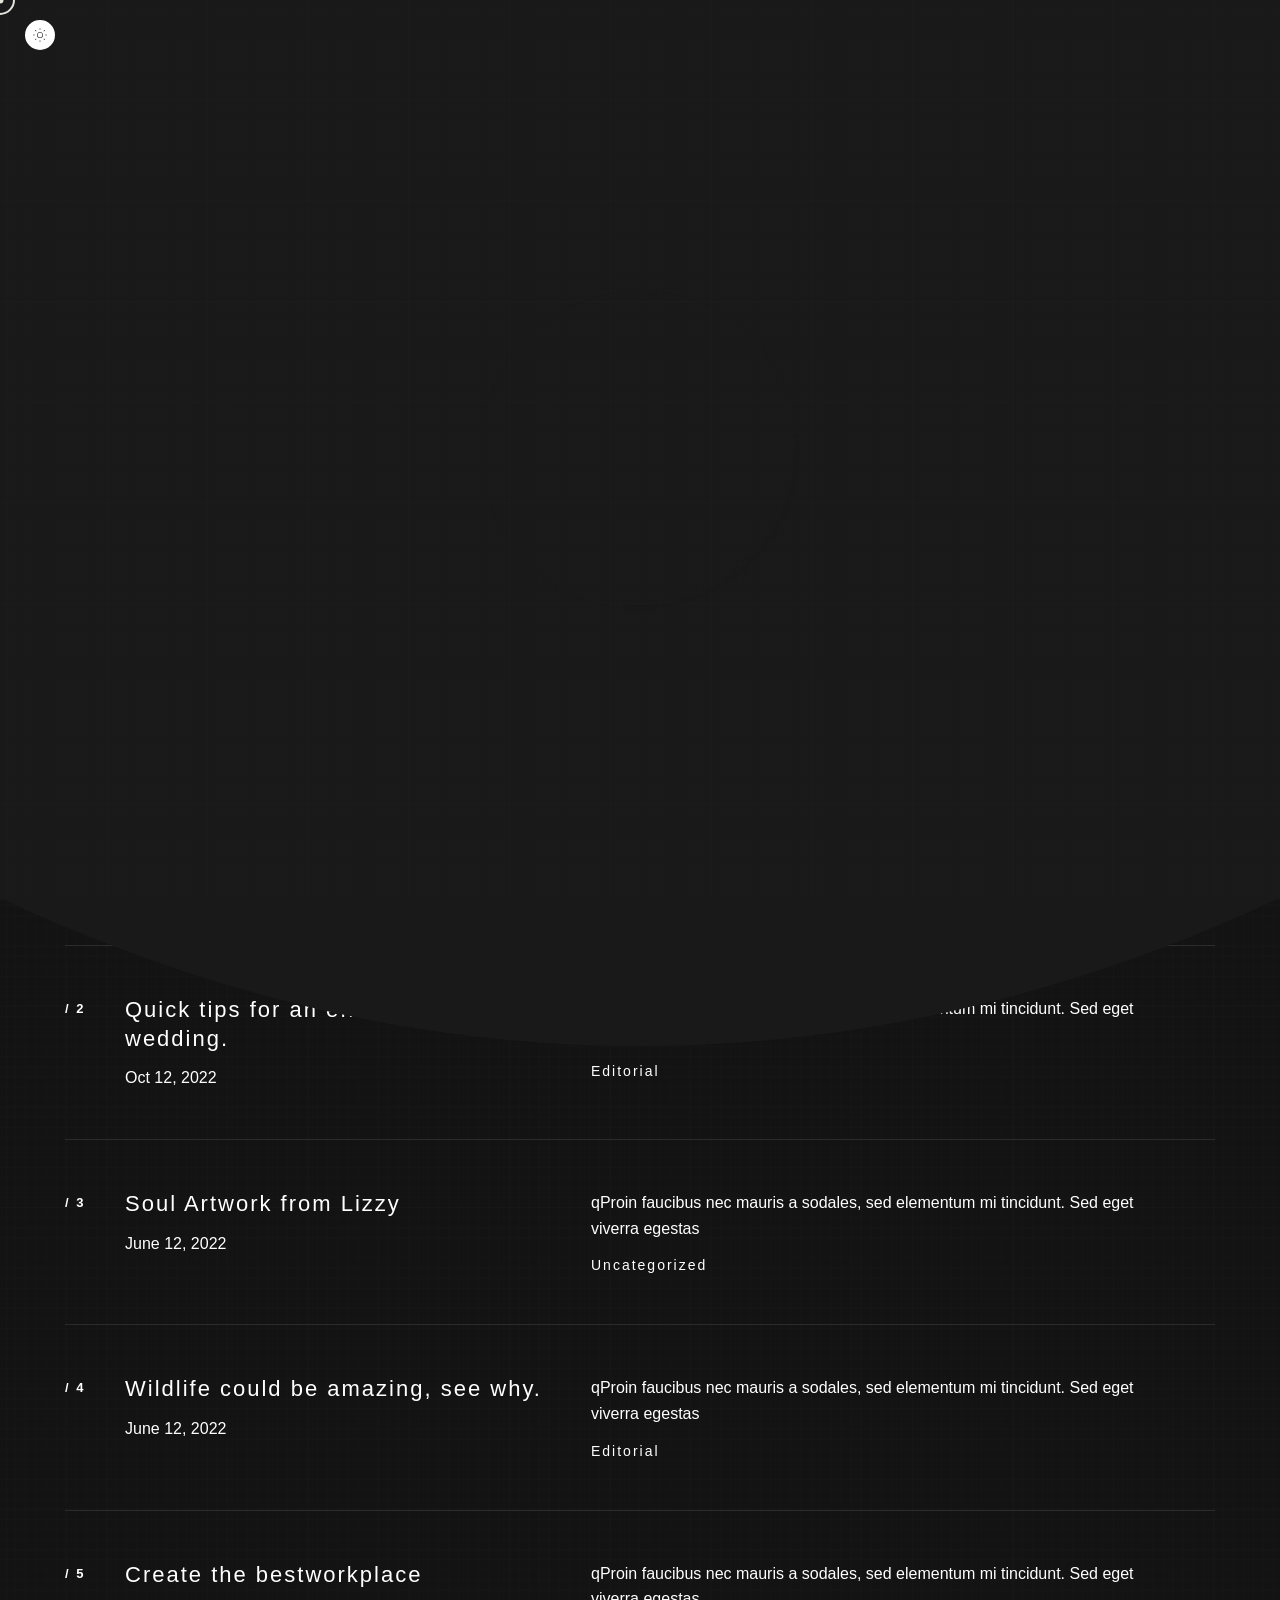
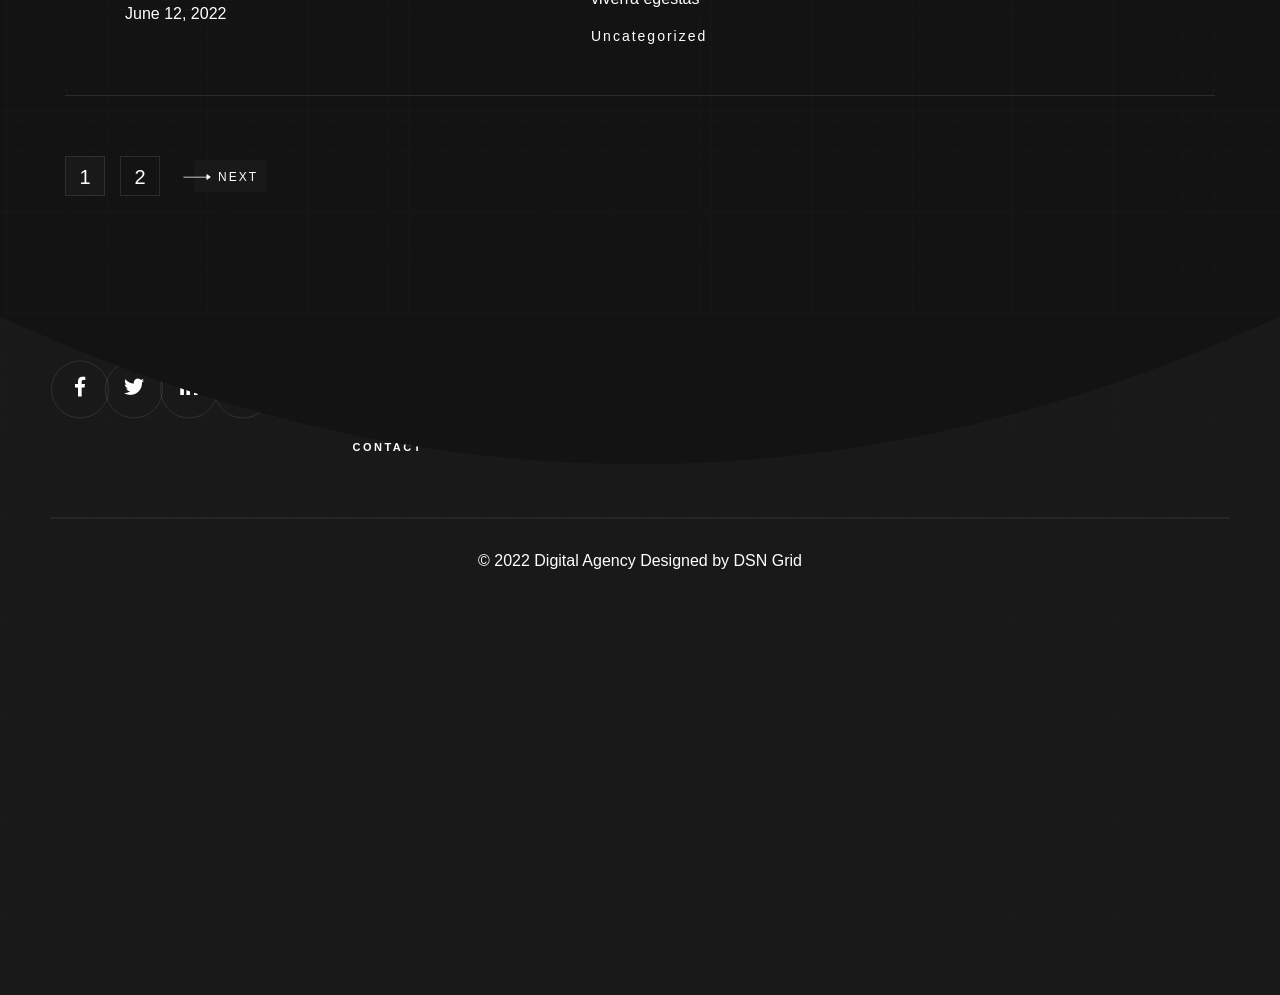
<file: news.html>
<!doctype html>
<html class="no-js" lang="">

<head>
    <meta charset="utf-8">
    <meta name="description" content="">
    <meta name="viewport" content="width=device-width, initial-scale=1">

    <link rel="icon" href="assets/img/logo-32x32.png" sizes="32x32"/>
    <link rel="icon" href="assets/img/logo-192x192.png" sizes="192x192"/>

    <title>Stories | Blackdsn</title>

    <link href="assets/css/plugins.css" rel="stylesheet"/>
    <link rel="stylesheet" href="assets/css/style.css">

</head>

<body class="v-dark bg-dots dsn-ajax">


<div id="dsn_preloader" class="preloader">

    <div class="dsnload p-absolute">
        <span class="dsnload__row">
            <span class="dsnload__img">
            <img src="assets/img/logo-light.png" class="logo-dark" alt="Blackdsn" decoding="async" loading="lazy"/>
            <img src="assets/img/logo.png" class="logo-light" alt="Blackdsn" decoding="async" loading="lazy"/>
            </span>
        </span>
        <span class="dsnload__row dsnload__row--sibling">
            <span class="dsnload__img">
                 <img src="assets/img/logo-light.png" class="logo-dark" alt="Blackdsn" decoding="async" loading="lazy"/>
            <img src="assets/img/logo.png" class="logo-light" alt="Blackdsn" decoding="async" loading="lazy"/>
            </span>
        </span>
        <span class="dsnload__row dsnload__row--sibling">
            <span class="dsnload__img">
                <img src="assets/img/logo-light.png" class="logo-dark" alt="Blackdsn" decoding="async" loading="lazy"/>
            <img src="assets/img/logo.png" class="logo-light" alt="Blackdsn" decoding="async" loading="lazy"/>
            </span>
        </span>
        <span class="dsnload__row dsnload__row--sibling">
            <span class="dsnload__img">
               <img src="assets/img/logo-light.png" class="logo-dark" alt="Blackdsn" decoding="async" loading="lazy"/>
            <img src="assets/img/logo.png" class="logo-light" alt="Blackdsn" decoding="async" loading="lazy"/>
            </span>
        </span>


    </div>
    <svg width="100%" height="100%" viewBox="0 0 100 100" class="v-middle" preserveAspectRatio="xMinYMin meet"
         fill="none">
        <linearGradient id="linearColors" x1="0" y1="0" x2="1" y2="1">
            <stop offset="0%" stop-color="var(--theme-color)"></stop>
            <stop offset="50%" stop-color="var(--border-color)"></stop>
            <stop offset="100%" stop-color="var(--assistant-color)"></stop>
        </linearGradient>
        <path class="dsn-progress-path" d="M50,1 a49,49 0 0,1 0,98 a49,49 0 0,1 0,-98"/>
    </svg>
    <div class="loading-circle v-middle">
        <p class="loading-count v-middle">0</p>
    </div>

    <span class="loading-text text-uppercase mt-30 dsn-container">Loading ...</span>
    <div class="bg-load background-section d-flex align-items-end">
        <svg class="dsn-separator-bottom dsn-icon-assistant-color" width="100%" height="100%" viewBox="0 0 100 10"
             preserveAspectRatio="none">
            <path class="path-anim separator__path" data-dsn-to="M 0 0 C 40 0 55 0 100 0 L 0 0 Z"
                  vector-effect="non-scaling-stroke" d="M 0 0 C 40 16 75 10 100 0 L 0 0 Z"></path>
        </svg>
    </div>

</div>

<main id="main_root" class="main-root">

    <!-- ========== Menu ========== -->
    <header id="site_menu_header" class="site-header  dsn-container d-none dsn-hamburger">
        <div class="main-logo">
            <a href="index.html" data-dsn-text="Blackdsn" class="custom-logo-link main-brand effect-ajax" rel="home"
               aria-current="page">
                <img src="assets/img/logo-light.png" class="custom-logo logo-light" alt="Blackdsn"/>
                <img src="assets/img/logo.png" class="custom-logo logo-dark" alt="Blackdsn"/>
            </a>
        </div>
        <nav class="main-navigation ">
            <div class="menu-cover-title header-container dsn-container">MENU</div>
            <ul id="dsn-primary-list" class="primary-nav h2">
                <li class="nav-item has-sub-menu">
                    <a title="Home" href="#0">
                        <span class="overflow ">Home</span>
                    </a>
                    <ul class="nav-item">
                        <li class="dsn-back">
                                <span>
                                    <svg xmlns="http://www.w3.org/2000/svg" x="0px" y="0px" width="30px"
                                         viewBox="0 0 400.004 400.004" xml:space="preserve">
                                        <g>
                                            <path
                                                    d="M382.688,182.686H59.116l77.209-77.214c6.764-6.76,6.764-17.726,0-24.485c-6.764-6.764-17.73-6.764-24.484,0L5.073,187.757 c-6.764,6.76-6.764,17.727,0,24.485l106.768,106.775c3.381,3.383,7.812,5.072,12.242,5.072c4.43,0,8.861-1.689,12.242-5.072 c6.764-6.76,6.764-17.726,0-24.484l-77.209-77.218h323.572c9.562,0,17.316-7.753,17.316-17.315 C400.004,190.438,392.251,182.686,382.688,182.686z"/>
                                        </g>
                                    </svg>
                                    <span class="text-toggle-back">
                                        <span class="text-name">Home</span>
                                        <span class="text-back">Back</span>
                                    </span>
                                </span>
                        </li>
                        <li class="nav-item ">
                            <a title="Home" href="index.html">
                                <span class="overflow">Main Demo</span>
                            </a>
                        </li>
                        <li class="nav-item ">
                            <a title="Business" href="business.html" data-dsn-text="Business">
                                <span class="overflow">Business</span>
                            </a>
                        </li>
                        <li class="nav-item ">
                            <a title="Architecture" href="architecture.html" data-dsn-text="Architecture">
                                <span class="overflow">Architecture</span>
                            </a>
                        </li>
                        <li class="nav-item ">
                            <a title="Personal" href="personal.html" data-dsn-text="Personal">
                                <span class="overflow">Personal</span>
                            </a>
                        </li>
                        <li class="nav-item ">
                            <a title="Photographer" href="photographer.html" data-dsn-text="Photographer">
                                <span class="overflow">Photographer</span>
                            </a>
                        </li>
                        <li class="nav-item ">
                            <a title="Resume" href="resume.html" data-dsn-text="Resume">
                                <span class="overflow">Resume</span>
                            </a>
                        </li>
                        <li class="nav-item ">
                            <a title="Portfolio" href="metro-portfolio-1.html" data-dsn-text="Our Portfolio">
                                <span class="overflow">Metro Portfolio 1</span>
                            </a>
                        </li>
                        <li class="nav-item ">
                            <a title="Portfolio" href="metro-portfolio-2.html" data-dsn-text="Our Portfolio">
                                <span class="overflow">Metro Portfolio 2</span>
                            </a>
                        </li>
                    </ul>
                </li>
                <li class="nav-item has-sub-menu">
                    <a title="Home" href="#0">
                        <span class="overflow ">Portfolio</span>
                    </a>
                    <ul class="nav-item">
                        <li class="dsn-back">
                                <span>
                                    <svg xmlns="http://www.w3.org/2000/svg" x="0px" y="0px" width="30px"
                                         viewBox="0 0 400.004 400.004" xml:space="preserve">
                                        <g>
                                            <path
                                                    d="M382.688,182.686H59.116l77.209-77.214c6.764-6.76,6.764-17.726,0-24.485c-6.764-6.764-17.73-6.764-24.484,0L5.073,187.757 c-6.764,6.76-6.764,17.727,0,24.485l106.768,106.775c3.381,3.383,7.812,5.072,12.242,5.072c4.43,0,8.861-1.689,12.242-5.072 c6.764-6.76,6.764-17.726,0-24.484l-77.209-77.218h323.572c9.562,0,17.316-7.753,17.316-17.315 C400.004,190.438,392.251,182.686,382.688,182.686z"/>
                                        </g>
                                    </svg>
                                    <span class="text-toggle-back">
                                        <span class="text-name">Portfolio</span>
                                        <span class="text-back">Back</span>
                                    </span>
                                </span>
                        </li>
                        <li class="nav-item has-sub-menu">
                            <a title="Carousel" href="#0" data-dsn-text="Business">
                                <span class="overflow">Carousel</span>
                            </a>
                            <ul class="nav-item">
                                <li class="dsn-back">
                                <span>
                                    <svg xmlns="http://www.w3.org/2000/svg" x="0px" y="0px" width="30px"
                                         viewBox="0 0 400.004 400.004" xml:space="preserve">
                                        <g>
                                            <path
                                                    d="M382.688,182.686H59.116l77.209-77.214c6.764-6.76,6.764-17.726,0-24.485c-6.764-6.764-17.73-6.764-24.484,0L5.073,187.757 c-6.764,6.76-6.764,17.727,0,24.485l106.768,106.775c3.381,3.383,7.812,5.072,12.242,5.072c4.43,0,8.861-1.689,12.242-5.072 c6.764-6.76,6.764-17.726,0-24.484l-77.209-77.218h323.572c9.562,0,17.316-7.753,17.316-17.315 C400.004,190.438,392.251,182.686,382.688,182.686z"/>
                                        </g>
                                    </svg>
                                    <span class="text-toggle-back">
                                        <span class="text-name">Carousel</span>
                                        <span class="text-back">Back</span>
                                    </span>
                                </span>
                                </li>
                                <li class="nav-item ">
                                    <a title="Carousel Portfolio 1" href="carousel-portfolio-1.html"
                                       data-dsn-text="Our Portfolio">
                                        <span class="overflow">Carousel Portfolio 1</span>
                                    </a>
                                </li>
                                <li class="nav-item ">
                                    <a title="Carousel Portfolio" href="carousel-portfolio-2.html"
                                       data-dsn-text="Our Portfolio">
                                        <span class="overflow">Carousel Portfolio 2</span>
                                    </a>
                                </li>
                                <li class="nav-item ">
                                    <a title="Carousel Portfolio 3" href="carousel-portfolio-3.html"
                                       data-dsn-text="Our Portfolio">
                                        <span class="overflow">Carousel Portfolio 3</span>
                                    </a>
                                </li>
                            </ul>
                        </li>

                        <li class="nav-item has-sub-menu">
                            <a title="Carousel" href="#0" data-dsn-text="Business">
                                <span class="overflow">Sliders</span>
                            </a>
                            <ul class="nav-item">
                                <li class="dsn-back">
                                <span>
                                    <svg xmlns="http://www.w3.org/2000/svg" x="0px" y="0px" width="30px"
                                         viewBox="0 0 400.004 400.004" xml:space="preserve">
                                        <g>
                                            <path
                                                    d="M382.688,182.686H59.116l77.209-77.214c6.764-6.76,6.764-17.726,0-24.485c-6.764-6.764-17.73-6.764-24.484,0L5.073,187.757 c-6.764,6.76-6.764,17.727,0,24.485l106.768,106.775c3.381,3.383,7.812,5.072,12.242,5.072c4.43,0,8.861-1.689,12.242-5.072 c6.764-6.76,6.764-17.726,0-24.484l-77.209-77.218h323.572c9.562,0,17.316-7.753,17.316-17.315 C400.004,190.438,392.251,182.686,382.688,182.686z"/>
                                        </g>
                                    </svg>
                                    <span class="text-toggle-back">
                                        <span class="text-name">Sliders</span>
                                        <span class="text-back">Back</span>
                                    </span>
                                </span>
                                </li>
                                <li class="nav-item has-sub-menu">
                                    <a title="Slider" href="#0" data-dsn-text="Our Portfolio">
                                        <span class="overflow">Fullscreen</span>
                                    </a>
                                    <ul class="nav-item">
                                        <li class="dsn-back">
                                            <span>
                                    <svg xmlns="http://www.w3.org/2000/svg" x="0px" y="0px" width="30px"
                                         viewBox="0 0 400.004 400.004" xml:space="preserve">
                                        <g>
                                            <path d="M382.688,182.686H59.116l77.209-77.214c6.764-6.76,6.764-17.726,0-24.485c-6.764-6.764-17.73-6.764-24.484,0L5.073,187.757 c-6.764,6.76-6.764,17.727,0,24.485l106.768,106.775c3.381,3.383,7.812,5.072,12.242,5.072c4.43,0,8.861-1.689,12.242-5.072 c6.764-6.76,6.764-17.726,0-24.484l-77.209-77.218h323.572c9.562,0,17.316-7.753,17.316-17.315 C400.004,190.438,392.251,182.686,382.688,182.686z"/>
                                        </g>
                                    </svg>
                                    <span class="text-toggle-back">
                                        <span class="text-name">Fullscreen</span>
                                        <span class="text-back">Back</span>
                                    </span>
                                </span>
                                        </li>
                                        <li class="nav-item ">
                                            <a title="Slider" href="fullscreen-distortion-horizontal.html" data-dsn-text="Our Portfolio">
                                                <span class="overflow">Slider Distortion / H</span>
                                            </a>
                                        </li>
                                        <li class="nav-item">

                                            <a title="Slider" href="fullscreen-distortion-vertical.html" data-dsn-text="Our Portfolio">
                                                <span class="overflow">Slider Distortion / V</span>
                                            </a>

                                        </li>
                                        <li class="nav-item">

                                            <a title="Slider" href="fullscreen-parallax-horizontal.html" data-dsn-text="Our Portfolio">
                                                <span class="overflow">Slider Parallax / H</span>
                                            </a>

                                        </li>
                                        <li class="nav-item">

                                            <a title="Slider" href="fullscreen-parallax-vertical.html" data-dsn-text="Our Portfolio">
                                                <span class="overflow">Slider Parallax / V</span>
                                            </a>
                                        </li>
                                    </ul>
                                </li>
                                <li class="nav-item has-sub-menu">
                                    <a title="Slider" href="#0" data-dsn-text="Our Portfolio">
                                        <span class="overflow">Padding</span>
                                    </a>
                                    <ul class="nav-item">
                                        <li class="dsn-back">
                                            <span>
                                    <svg xmlns="http://www.w3.org/2000/svg" x="0px" y="0px" width="30px"
                                         viewBox="0 0 400.004 400.004" xml:space="preserve">
                                        <g>
                                            <path d="M382.688,182.686H59.116l77.209-77.214c6.764-6.76,6.764-17.726,0-24.485c-6.764-6.764-17.73-6.764-24.484,0L5.073,187.757 c-6.764,6.76-6.764,17.727,0,24.485l106.768,106.775c3.381,3.383,7.812,5.072,12.242,5.072c4.43,0,8.861-1.689,12.242-5.072 c6.764-6.76,6.764-17.726,0-24.484l-77.209-77.218h323.572c9.562,0,17.316-7.753,17.316-17.315 C400.004,190.438,392.251,182.686,382.688,182.686z"/>
                                        </g>
                                    </svg>
                                    <span class="text-toggle-back">
                                        <span class="text-name">Padding</span>
                                        <span class="text-back">Back</span>
                                    </span>
                                </span>
                                        </li>
                                        <li class="nav-item ">
                                            <a title="Slider" href="padding-distortion-horizontal.html" data-dsn-text="Our Portfolio">
                                                <span class="overflow">Slider Distortion / H</span>
                                            </a>
                                        </li>
                                        <li class="nav-item">

                                            <a title="Slider" href="padding-distortion-vertical.html" data-dsn-text="Our Portfolio">
                                                <span class="overflow">Slider Distortion / V</span>
                                            </a>

                                        </li>
                                        <li class="nav-item">

                                            <a title="Slider" href="padding-parallax-horizontal.html" data-dsn-text="Our Portfolio">
                                                <span class="overflow">Slider Parallax / H</span>
                                            </a>

                                        </li>
                                        <li class="nav-item">

                                            <a title="Slider" href="padding-parallax-vertical.html" data-dsn-text="Our Portfolio">
                                                <span class="overflow">Slider Parallax / V</span>
                                            </a>
                                        </li>
                                    </ul>
                                </li>
                                <li class="nav-item has-sub-menu">
                                    <a title="Slider" href="#0" data-dsn-text="Our Portfolio">
                                        <span class="overflow">Halfscreen</span>
                                    </a>
                                    <ul class="nav-item">
                                        <li class="dsn-back">
                                            <span>
                                    <svg xmlns="http://www.w3.org/2000/svg" x="0px" y="0px" width="30px"
                                         viewBox="0 0 400.004 400.004" xml:space="preserve">
                                        <g>
                                            <path d="M382.688,182.686H59.116l77.209-77.214c6.764-6.76,6.764-17.726,0-24.485c-6.764-6.764-17.73-6.764-24.484,0L5.073,187.757 c-6.764,6.76-6.764,17.727,0,24.485l106.768,106.775c3.381,3.383,7.812,5.072,12.242,5.072c4.43,0,8.861-1.689,12.242-5.072 c6.764-6.76,6.764-17.726,0-24.484l-77.209-77.218h323.572c9.562,0,17.316-7.753,17.316-17.315 C400.004,190.438,392.251,182.686,382.688,182.686z"/>
                                        </g>
                                    </svg>
                                    <span class="text-toggle-back">
                                        <span class="text-name">Halfscreen</span>
                                        <span class="text-back">Back</span>
                                    </span>
                                </span>
                                        </li>
                                        <li class="nav-item ">
                                            <a title="Slider" href="half-distortion-horizontal.html" data-dsn-text="Our Portfolio">
                                                <span class="overflow">Slider Distortion / H</span>
                                            </a>
                                        </li>
                                        <li class="nav-item">

                                            <a title="Slider" href="half-distortion-vertical.html" data-dsn-text="Our Portfolio">
                                                <span class="overflow">Slider Distortion / V</span>
                                            </a>

                                        </li>
                                        <li class="nav-item">

                                            <a title="Slider" href="half-parallax-horizontal.html" data-dsn-text="Our Portfolio">
                                                <span class="overflow">Slider Parallax / H</span>
                                            </a>

                                        </li>
                                        <li class="nav-item">

                                            <a title="Slider" href="half-parallax-vertical.html" data-dsn-text="Our Portfolio">
                                                <span class="overflow">Slider Parallax / V</span>
                                            </a>
                                        </li>
                                    </ul>
                                </li>
                            </ul>


                        </li>

                        <li class="nav-item has-sub-menu">
                            <a title="Card" href="#0" data-dsn-text="Portfolio">
                                <span class="overflow">Card</span>
                            </a>
                            <ul class="nav-item">
                                <li class="dsn-back">
                                <span>
                                    <svg xmlns="http://www.w3.org/2000/svg" x="0px" y="0px" width="30px"
                                         viewBox="0 0 400.004 400.004" xml:space="preserve">
                                        <g>
                                            <path
                                                    d="M382.688,182.686H59.116l77.209-77.214c6.764-6.76,6.764-17.726,0-24.485c-6.764-6.764-17.73-6.764-24.484,0L5.073,187.757 c-6.764,6.76-6.764,17.727,0,24.485l106.768,106.775c3.381,3.383,7.812,5.072,12.242,5.072c4.43,0,8.861-1.689,12.242-5.072 c6.764-6.76,6.764-17.726,0-24.484l-77.209-77.218h323.572c9.562,0,17.316-7.753,17.316-17.315 C400.004,190.438,392.251,182.686,382.688,182.686z"/>
                                        </g>
                                    </svg>
                                    <span class="text-toggle-back">
                                        <span class="text-name">Card</span>
                                        <span class="text-back">Back</span>
                                    </span>
                                </span>
                                </li>
                                <li class="nav-item ">
                                    <a title="work card 1" href="work-card-1.html"
                                       data-dsn-text="Our Portfolio">
                                        <span class="overflow">Work Card 1</span>
                                    </a>
                                </li>
                                <li class="nav-item ">
                                    <a title="work card 2" href="work-card-2.html"
                                       data-dsn-text="Our Portfolio">
                                        <span class="overflow">Work Card 2</span>
                                    </a>
                                </li>

                            </ul>
                        </li>

                        <li class="nav-item has-sub-menu">
                            <a title="Card" href="#0" data-dsn-text="Portfolio">
                                <span class="overflow">Classic</span>
                            </a>
                            <ul class="nav-item">
                                <li class="dsn-back">
                                <span>
                                    <svg xmlns="http://www.w3.org/2000/svg" x="0px" y="0px" width="30px"
                                         viewBox="0 0 400.004 400.004" xml:space="preserve">
                                        <g>
                                            <path
                                                    d="M382.688,182.686H59.116l77.209-77.214c6.764-6.76,6.764-17.726,0-24.485c-6.764-6.764-17.73-6.764-24.484,0L5.073,187.757 c-6.764,6.76-6.764,17.727,0,24.485l106.768,106.775c3.381,3.383,7.812,5.072,12.242,5.072c4.43,0,8.861-1.689,12.242-5.072 c6.764-6.76,6.764-17.726,0-24.484l-77.209-77.218h323.572c9.562,0,17.316-7.753,17.316-17.315 C400.004,190.438,392.251,182.686,382.688,182.686z"/>
                                        </g>
                                    </svg>
                                    <span class="text-toggle-back">
                                        <span class="text-name">Classic</span>
                                        <span class="text-back">Back</span>
                                    </span>
                                </span>
                                </li>
                                <li class="nav-item ">
                                    <a title="work classic 1" href="work-classic-1.html"
                                       data-dsn-text="Our Portfolio">
                                        <span class="overflow">Work classic 1</span>
                                    </a>
                                </li>
                                <li class="nav-item ">
                                    <a title="work classic 2" href="work-classic-2.html"
                                       data-dsn-text="Our Portfolio">
                                        <span class="overflow">Work classic 2</span>
                                    </a>
                                </li>

                            </ul>
                        </li>

                        <li class="nav-item has-sub-menu">
                            <a title="List" href="#0" data-dsn-text="Portfolio">
                                <span class="overflow">List</span>
                            </a>
                            <ul class="nav-item">
                                <li class="dsn-back">
                                <span>
                                    <svg xmlns="http://www.w3.org/2000/svg" x="0px" y="0px" width="30px"
                                         viewBox="0 0 400.004 400.004" xml:space="preserve">
                                        <g>
                                            <path
                                                    d="M382.688,182.686H59.116l77.209-77.214c6.764-6.76,6.764-17.726,0-24.485c-6.764-6.764-17.73-6.764-24.484,0L5.073,187.757 c-6.764,6.76-6.764,17.727,0,24.485l106.768,106.775c3.381,3.383,7.812,5.072,12.242,5.072c4.43,0,8.861-1.689,12.242-5.072 c6.764-6.76,6.764-17.726,0-24.484l-77.209-77.218h323.572c9.562,0,17.316-7.753,17.316-17.315 C400.004,190.438,392.251,182.686,382.688,182.686z"/>
                                        </g>
                                    </svg>
                                    <span class="text-toggle-back">
                                        <span class="text-name">List</span>
                                        <span class="text-back">Back</span>
                                    </span>
                                </span>
                                </li>
                                <li class="nav-item ">
                                    <a title="work list 1" href="work-list-1.html"
                                       data-dsn-text="Our Portfolio">
                                        <span class="overflow">Work List 1</span>
                                    </a>
                                </li>
                                <li class="nav-item ">
                                    <a title="work list 2" href="work-list-2.html"
                                       data-dsn-text="Our Portfolio">
                                        <span class="overflow">Work List 2</span>
                                    </a>
                                </li>

                            </ul>
                        </li>

                        <li class="nav-item has-sub-menu">
                            <a title="Metro" href="#0" data-dsn-text="Portfolio">
                                <span class="overflow">Metro</span>
                            </a>
                            <ul class="nav-item">
                                <li class="dsn-back">
                                <span>
                                    <svg xmlns="http://www.w3.org/2000/svg" x="0px" y="0px" width="30px"
                                         viewBox="0 0 400.004 400.004" xml:space="preserve">
                                        <g>
                                            <path
                                                    d="M382.688,182.686H59.116l77.209-77.214c6.764-6.76,6.764-17.726,0-24.485c-6.764-6.764-17.73-6.764-24.484,0L5.073,187.757 c-6.764,6.76-6.764,17.727,0,24.485l106.768,106.775c3.381,3.383,7.812,5.072,12.242,5.072c4.43,0,8.861-1.689,12.242-5.072 c6.764-6.76,6.764-17.726,0-24.484l-77.209-77.218h323.572c9.562,0,17.316-7.753,17.316-17.315 C400.004,190.438,392.251,182.686,382.688,182.686z"/>
                                        </g>
                                    </svg>
                                    <span class="text-toggle-back">
                                        <span class="text-name">Metro</span>
                                        <span class="text-back">Back</span>
                                    </span>
                                </span>
                                </li>
                                <li class="nav-item ">
                                    <a title="work Metro 1" href="metro-portfolio-1.html"
                                       data-dsn-text="Our Portfolio">
                                        <span class="overflow">Work Metro 1</span>
                                    </a>
                                </li>
                                <li class="nav-item ">
                                    <a title="work Metro 2" href="metro-portfolio-2.html"
                                       data-dsn-text="Our Portfolio">
                                        <span class="overflow">Work Metro 2</span>
                                    </a>
                                </li>

                            </ul>
                        </li>
                    </ul>
                </li>
                <li class="nav-item has-sub-menu">
                    <a title="Home" href="#0">
                        <span class="overflow ">Works</span>
                    </a>
                    <ul class="nav-item">
                        <li class="dsn-back">
                                <span>
                                    <svg xmlns="http://www.w3.org/2000/svg" x="0px" y="0px" width="30px"
                                         viewBox="0 0 400.004 400.004" xml:space="preserve">
                                        <g>
                                            <path
                                                    d="M382.688,182.686H59.116l77.209-77.214c6.764-6.76,6.764-17.726,0-24.485c-6.764-6.764-17.73-6.764-24.484,0L5.073,187.757 c-6.764,6.76-6.764,17.727,0,24.485l106.768,106.775c3.381,3.383,7.812,5.072,12.242,5.072c4.43,0,8.861-1.689,12.242-5.072 c6.764-6.76,6.764-17.726,0-24.484l-77.209-77.218h323.572c9.562,0,17.316-7.753,17.316-17.315 C400.004,190.438,392.251,182.686,382.688,182.686z"/>
                                        </g>
                                    </svg>
                                    <span class="text-toggle-back">
                                        <span class="text-name">Works</span>
                                        <span class="text-back">Back</span>
                                    </span>
                                </span>
                        </li>
                        <li class="nav-item ">
                            <a title="VISIONAID" href="project-1.html" data-dsn-text="VISIONAID">
                                <span class="overflow">VISIONAID</span>
                            </a>
                        </li>
                        <li class="nav-item ">
                            <a title="MEN FASHION" href="project-2.html" data-dsn-text="MEN FASHION">
                                <span class="overflow">MEN FASHION</span>
                            </a>
                        </li>
                        <li class="nav-item ">
                            <a title="AUDI RS" href="project-3.html" data-dsn-text="AUDI RS">
                                <span class="overflow">AUDI RS</span>
                            </a>
                        </li>
                        <li class="nav-item ">
                            <a title="OPEN RUN" href="project-4.html" data-dsn-text="OPEN RUN">
                                <span class="overflow">OPEN RUN</span>
                            </a>
                        </li>
                        <li class="nav-item ">
                            <a title="DOG CHOW" href="project-5.html" data-dsn-text="DOG CHOW">
                                <span class="overflow">DOG CHOW</span>
                            </a>
                        </li>
                        <li class="nav-item ">
                            <a title="HEADPHONES" href="project-6.html" data-dsn-text="HEADPHONES">
                                <span class="overflow">HEADPHONES</span>
                            </a>
                        </li>

                    </ul>
                </li>
                <li class="nav-item has-sub-menu">
                    <a title="Home" href="#0">
                        <span class="overflow ">Blog</span>
                    </a>
                    <ul class="nav-item">
                        <li class="dsn-back">
                                <span>
                                    <svg xmlns="http://www.w3.org/2000/svg" x="0px" y="0px" width="30px"
                                         viewBox="0 0 400.004 400.004" xml:space="preserve">
                                        <g>
                                            <path
                                                    d="M382.688,182.686H59.116l77.209-77.214c6.764-6.76,6.764-17.726,0-24.485c-6.764-6.764-17.73-6.764-24.484,0L5.073,187.757 c-6.764,6.76-6.764,17.727,0,24.485l106.768,106.775c3.381,3.383,7.812,5.072,12.242,5.072c4.43,0,8.861-1.689,12.242-5.072 c6.764-6.76,6.764-17.726,0-24.484l-77.209-77.218h323.572c9.562,0,17.316-7.753,17.316-17.315 C400.004,190.438,392.251,182.686,382.688,182.686z"/>
                                        </g>
                                    </svg>
                                    <span class="text-toggle-back">
                                        <span class="text-name">Blog</span>
                                        <span class="text-back">Back</span>
                                    </span>
                                </span>
                        </li>
                        <li class="nav-item ">
                            <a title="Stories" href="stories.html" data-dsn-text="Stories">
                                <span class="overflow">Stories</span>
                            </a>
                        </li>
                        <li class="nav-item ">
                            <a title="Single Post" href="single-post.html" data-dsn-text="Single Post">
                                <span class="overflow">Single Post</span>
                            </a>
                        </li>


                    </ul>
                </li>
                <li class="nav-item ">
                    <a title="Service" href="service.html" >
                        <span class="overflow">Service</span>
                    </a>
                </li>
                <li class="nav-item ">
                    <a title="Home" href="about-us.html">
                        <span class="overflow">About</span>
                    </a>
                </li>
                <li class="nav-item ">
                    <a title="Home" href="contact.html">
                        <span class="overflow">Contact</span>
                    </a>
                </li>
            </ul>
            <div class="container-content  d-flex flex-column justify-content-center section-margin">
                <div class="nav__info">
                    <div class="nav-content">
                        <h5 class="sm-title-block mb-10">Studio</h5>
                        26-30 New Damietta
                        El-Mahalla El-Kubra, SK1 66LM

                    </div>
                    <div class="nav-content mt-30">
                        <h5 class="sm-title-block mb-10">Contact</h5>
                        <p class="links over-hidden mb-1">
                            <a class="link-hover d-block" href="tel:00201004392260" data-hover-text="+00 (2)012 3321">+00 (2)01004392260</a>
                            <a class="link-hover" href="tel:00201024552406" data-hover-text="+00 (2)012 3321">+00 (2)01024552406</a>
                        </p>
                        <p class="links over-hidden"><a class="link-hover" href="mailto:info@dsngrid.com"
                                                        data-hover-text="info@dsngrid.com">info@dsngrid.com</a></p>

                    </div>
                </div>
                <div class="nav-social nav-content mt-30">
                    <div class="nav-social-inner p-relative">
                        <h5 class="sm-title-block mb-10">Follow us</h5>
                        <ul style="--dsn-li-name: dsn6;">
                            <li style="--dsn-li-index: 0;"><a href="#0" target="_blank"
                                                              rel="nofollow noopener noreferrer">Dribbble.</a></li>
                            <li style="--dsn-li-index: 1;"><a href="#0" target="_blank"
                                                              rel="nofollow noopener noreferrer">Behance.</a></li>
                            <li style="--dsn-li-index: 2;"><a href="#0" target="_blank"
                                                              rel="nofollow noopener noreferrer">Linkedin.</a></li>
                            <li style="--dsn-li-index: 3;"><a href="#0" target="_blank"
                                                              rel="nofollow noopener noreferrer">Twitter.</a></li>
                        </ul>
                    </div>
                </div>
            </div>
        </nav>
        <div id="navbar_toggle" class="navbar-toggle">
            <div class="toggle-icon">
                <div class="toggle-line"></div>
                <div class="toggle-line"></div>
                <div class="toggle-line"></div>
            </div>
            <div class="toggle-text">
                <div class="text-menu">Menu</div>
                <div class="text-open">Open</div>
                <div class="text-close">Close</div>
            </div>
        </div>
        <div class="bg-load background-main"></div>

        <svg width="100%" height="100%" viewBox="0 0 100 100" preserveAspectRatio="none"
             class="bg-load dsn-svg-transition">
            <path vector-effect="non-scaling-stroke" d="M 0 100 V 100 Q 50 100 100 100 V 100 z"/>
        </svg>

    </header>
    <!-- ========== End Menu ========== -->
    <!-- ========== Header Normal========== -->
    <header id="dsn_header" class="dsn-header-animation  header-normal ">
        <div class="entry-header p-relative over-hidden">

            <div id="hero_content" class="d-flex p-relative h-100 dsn-hero-parallax-title container">
                <div class="content p-relative ">
                    <div class="intro-project w-100">
                        <div class="intro-title ">
                            <div id="hero_title">
                                <h1 class="title title-org" data-dsn-ajax="title">Our Stories</h1>
                            </div>
                            <p class="subtitle-meta metas p-relative mt-10">NEWS & IDEAS</p>
                        </div>

                    </div>

                </div>

            </div>


        </div>


        <a href="#page_wrapper" rel="nofollow" class="dsn-scroll-bottom"
           data-dsn-option='{"ease": "power4.inOut" , "duration" : 1.5}'>
            <div class="text">SCROLL</div>
        </a>

    </header>
    <!-- ========== End Header Normal ========== -->


    <div id="page_wrapper" class="wrapper">



        <!-- ========== Stories ========== -->
        <div class="root-blog container section-margin  dsn-blog">
            <article class="blog-item p-relative pt-50 pb-50 border-bottom">
                <div class="blog-item-inner p-relative">
                    <div class="left-box">
                        <a href="single.html" class="effect-ajax word-wrap" rel="bookmark">
                            <h4 class="title-block">Wildlife could be amazing, see why. </h4>
                        </a>

                        <div class="link mt-15">
                            <span class="font-caps heading-color"> June 12, 2022 </span>
                        </div>
                    </div>
                    <div class="right-box">
                        <p class="max-w570">
                            qProin faucibus nec mauris a sodales, sed elementum mi tincidunt. Sed eget viverra
                            egestas
                        </p>
                        <div class="metas has-separates fz-14 blog-category mt-5">
                            <span class="mt-10">Uncategorized</span>
                        </div>
                    </div>
                </div>
            </article>
            <article class="blog-item p-relative pt-50 pb-50 border-bottom">
                <div class="blog-item-inner p-relative">
                    <div class="left-box">
                        <a href="single.html" class="effect-ajax word-wrap" rel="bookmark">
                            <h4 class="title-block">Quick tips for an effective styled wedding. </h4>
                        </a>

                        <div class="link mt-15">
                            <span class="font-caps heading-color"> Oct 12, 2022 </span>
                        </div>
                    </div>
                    <div class="right-box">
                        <p class="max-w570">
                            qProin faucibus nec mauris a sodales, sed elementum mi tincidunt. Sed eget viverra
                            egestas
                        </p>
                        <div class="metas has-separates fz-14 blog-category mt-5">
                            <span class="mt-10">Editorial</span>
                        </div>
                    </div>
                </div>
            </article>
            <article class="blog-item p-relative pt-50 pb-50 border-bottom">
                <div class="blog-item-inner p-relative">
                    <div class="left-box">
                        <a href="single.html" class="effect-ajax word-wrap" rel="bookmark">
                            <h4 class="title-block">Soul Artwork from Lizzy </h4>
                        </a>

                        <div class="link mt-15">
                            <span class="font-caps heading-color"> June 12, 2022 </span>
                        </div>
                    </div>
                    <div class="right-box">
                        <p class="max-w570">
                            qProin faucibus nec mauris a sodales, sed elementum mi tincidunt. Sed eget viverra
                            egestas
                        </p>
                        <div class="metas has-separates fz-14 blog-category mt-5">
                            <span class="mt-10">Uncategorized</span>
                        </div>
                    </div>
                </div>
            </article>
            <article class="blog-item p-relative pt-50 pb-50 border-bottom">
                <div class="blog-item-inner p-relative">
                    <div class="left-box">
                        <a href="single.html" class="effect-ajax word-wrap" rel="bookmark">
                            <h4 class="title-block">Wildlife could be amazing, see why. </h4>
                        </a>

                        <div class="link mt-15">
                            <span class="font-caps heading-color"> June 12, 2022 </span>
                        </div>
                    </div>
                    <div class="right-box">
                        <p class="max-w570">
                            qProin faucibus nec mauris a sodales, sed elementum mi tincidunt. Sed eget viverra
                            egestas
                        </p>
                        <div class="metas has-separates fz-14 blog-category mt-5">
                            <span class="mt-10">Editorial</span>
                        </div>
                    </div>
                </div>
            </article>
            <article class="blog-item p-relative pt-50 pb-50 border-bottom">
                <div class="blog-item-inner p-relative">
                    <div class="left-box">
                        <a href="single.html" class="effect-ajax word-wrap" rel="bookmark">
                            <h4 class="title-block">Create the bestworkplace </h4>
                        </a>

                        <div class="link mt-15">
                            <span class="font-caps heading-color"> June 12, 2022 </span>
                        </div>
                    </div>
                    <div class="right-box">
                        <p class="max-w570">
                            qProin faucibus nec mauris a sodales, sed elementum mi tincidunt. Sed eget viverra
                            egestas
                        </p>
                        <div class="metas has-separates fz-14 blog-category mt-5">
                            <span class="mt-10">Uncategorized</span>
                        </div>
                    </div>
                </div>
            </article>
            <div class="type-p-nav">
                <div class="dsn-pagination  p-relative d-flex align-items-center">
                    <span aria-current="page" class="page-numbers current">
                        <span class="dsn-numbers dsn-heading-title title-tag">
                            <span class="number">1</span>
                        </span>
                    </span>
                    <a class="page-numbers" href="#0">
                        <span class="dsn-numbers dsn-heading-title title-tag">
                            <span class="number">2</span>
                        </span>
                    </a>
                    <a class="next page-numbers" href="#0">
                        <svg viewBox="0 0 52 52" xmlns="http://www.w3.org/2000/svg" width="100%" height="100%"
                             fill="#fff">
                            <path d="M3 26.7h39.5v3.5c0 .3.1.5.4.6.2.1.5.1.7-.1l5.9-4.2c.2-.1.3-.3.3-.5s-.1-.4-.3-.5l-5.9-4.2c-.1-.1-.3-.1-.4-.1-.1 0-.2 0-.3.1-.2.1-.4.3-.4.6v3.5H3c-.4 0-.7.3-.7.7 0 .3.3.6.7.6z"></path>
                        </svg>
                        <span class="sm-title-block dsn-heading-title ">Next</span>
                    </a>
                </div>
            </div>
        </div>
        <!-- ========== End Stories ========== -->

        <!-- ========== Footer ========== -->
        <footer id="dsn_footer" class="dsn-footer p-relative footer-animate svg-animate background-section">
            <svg class="dsn-separator dsn-separator-up  dsn-icon-main-color" width="100%" height="100%"
                 viewBox="0 0 100 10" preserveAspectRatio="none">
                <path class="path-anim separator__path" data-dsn-to="M 0 0 C 40 0 55 0 100 0 L 0 0 Z"
                      vector-effect="non-scaling-stroke" d="M 0 0 C 40 16 75 10 100 0 L 0 0 Z"></path>
            </svg>
            <div class="footer-content p-relative mt-section">

                <div class="text-center container">
                    <h2 class="title-h2 ">
                        LET'S BUILD SOMETHING
                        <span class="d-block"><b><i>AMAZING </i></b>TOGETHER</span>
                    </h2>
                    <div class="dsn-icon-heading-color dsn-def-btn d-flex justify-content-center mt-30">
                        <a class="dsn-btn dsn-border border-color-default  background-main  effect-ajax has-icon-left"
                           href="contact.html" data-dsn-text="START A PROJECT">
                        <span class="dsn-icon dsn-bg-before btn-icon-left heading-color z-index-1">
                            <i class="fas fa-angle-right" aria-hidden="true"></i>
                        </span>
                            <span class="title-btn p-relative  z-index-1 ">START A PROJECT</span>
                        </a>
                    </div>

                </div>
                <div class="dsn-container pt-60">
                    <div class="d-grid grid-lg-4 grid-md-2 ">
                        <div class="grid-col-1">
                            <div class="dsn-logo main-logo">
                                <div class="main-logo">
                                    <a href="https://dsngrid.com/blackdsn/" data-dsn-text="Blackdsn"
                                       class="custom-logo-link main-brand effect-ajax" rel="home">
                                        <img class="custom-logo logo-light" src="assets/img/logo-light.png"
                                             alt="Blackdsn"/>
                                        <img class="custom-logo logo-dark" src="assets/img/logo.png"
                                             alt="Blackdsn"/>
                                    </a>
                                </div>
                            </div>
                            <ul class="dsn-socials box-social mt-20 dsn-icon-heading-color">
                                <li><a href="#0" target="_blank" rel="nofollow"
                                       class="init-color move-circle border-color-default" data-dsn="parallax"><span
                                        class="dsn-icon"><i class="fab fa-facebook-f"></i></span><span>FB</span></a>
                                </li>
                                <li><a href="#0" target="_blank" rel="nofollow"
                                       class="init-color move-circle border-color-default" data-dsn="parallax"><span
                                        class="dsn-icon"><i class="fab fa-twitter"></i></span><span>TW</span></a>
                                </li>
                                <li><a href="#0" target="_blank" rel="nofollow"
                                       class="init-color move-circle border-color-default" data-dsn="parallax"><span
                                        class="dsn-icon"><i
                                        class="fab fa-linkedin-in"></i></span><span>LN</span></a></li>
                                <li><a href="#0" target="_blank" rel="nofollow"
                                       class="init-color move-circle border-color-default" data-dsn="parallax"><span
                                        class="dsn-icon"><i class="fab fa-instagram"></i></span><span>IN</span></a>
                                </li>
                            </ul>
                        </div>
                        <div class="grid-col-2">
                            <h4 class="subtitle p-relative line-shape  line-shape-after "><span
                                    class="background-revere ">NAVIGATION</span>
                            </h4>
                            <div class="menu-footer-menu-container">
                                <ul id="menu-footer-menu" class="menu">
                                    <li class="menu-item">
                                        <a href="home.html" class="effect-ajax">HOME</a>
                                    </li>
                                    <li class="menu-item">
                                        <a href="work-classic-2.html" class="effect-ajax">PORTFOLIO</a>
                                    </li>
                                    <li class="menu-item">
                                        <a href="stories.html" class="effect-ajax">NEWS</a>
                                    </li>
                                    <li class="menu-item">
                                        <a href="about-us.html" class="effect-ajax">ABOUT</a>
                                    </li>
                                    <li class="menu-item">
                                        <a href="contact.html" class="effect-ajax">CONTACT</a>
                                    </li>

                                </ul>
                            </div>
                        </div>
                        <div class="grid-col-3">
                            <h4 class="subtitle p-relative line-shape  line-shape-after "><span
                                    class="background-revere ">CONTACT</span>
                            </h4>

                            <div class="col-contact">
                                <p><strong>T</strong> : +001 225 3351</p>
                                <p class="mt-10"><strong>F</strong> :+001 225 3351</p>
                                <p class="over-hidden mt-10">
                                    <strong>E</strong> : <a class="link-hover" href="#"
                                                            data-hover-text="info@dsngrid.com">info@dsngrid.com</a>
                                </p>
                            </div>

                        </div>
                        <div class="grid-col-4">
                            <h4 class="subtitle p-relative line-shape  line-shape-after "><span
                                    class="background-revere ">ADDRESS</span>
                            </h4>
                            <div class="col-address">
                                <p>
                                    El-Mahalla El-Kubra 37<br> 1776 Damietta<br>Egypt
                                </p>
                            </div>
                        </div>
                    </div>
                    <div class="footer-bottom mt-60 pt-30 border-top pb-30 text-center">
                        <p class="over-hidden">
                            © 2022 Digital Agency Designed by
                            <a href="#0" class="link-hover" data-hover-text="DSN Grid" target="_blank">DSN Grid</a>
                        </p>
                    </div>
                </div>


            </div>
        </footer>
        <!-- ========== End Footer ========== -->
    </div>





</main>

<!-- ========== Cursor ========== -->
<div id="dsn_cursor" class="ball"></div>
<div id="dsn_cursor_inner" class="ball"></div>
<!-- ========== End Cursor ========== -->


<!-- ==========  Social ========== -->
<div class="social-side d-flex align-items-center flex-column justify-content-center">

    <ul class="socials d-flex flex-column-reverse">
        <li style="--dsn-index-animate : 0;">
            <a href="#0" target="_blank" rel="nofollow">
                <i class="fab fa-facebook-f" aria-hidden="true"></i> <span>Fb</span>
            </a>
        </li>
        <li style="--dsn-index-animate : 1;">
            <a href="#0" target="_blank" rel="nofollow">
                <i class="fab fa-instagram" aria-hidden="true"></i><span>Instagram</span>
            </a>
        </li>
        <li style="--dsn-index-animate : 2;">
            <a href="#0" target="_blank" rel="nofollow">
                <i class="fab fa-twitter" aria-hidden="true"></i><span>Tw</span>
            </a>
        </li>
        <li style="--dsn-index-animate : 3;">
            <a href="#0" target="_blank" rel="nofollow">
                <i class="fab fa-linkedin-in" aria-hidden="true"></i><span>Linkedin</span>
            </a>
        </li>
    </ul>
    <div class="icon">FOLLOW US</div>
</div>
<!-- ========== End Social ========== -->

<!-- ========== Style Option Page ========== -->
<div id="dsn_box_options" class="day-night">
    <div class="night active" data-dsn-theme="dark">
        <svg width="48" height="48" viewBox="0 0 48 48">
            <rect x="12.3" y="23.5" width="2.6" height="1"></rect>
            <rect x="16.1" y="15.3" transform="matrix(0.7071 -0.7071 0.7071 0.7071 -6.8871 16.5732)" width="1"
                  height="2.6"></rect>
            <rect x="23.5" y="12.3" width="1" height="2.6"></rect>
            <rect x="30.1" y="16.1" transform="matrix(0.7071 -0.7071 0.7071 0.7071 -2.5145 27.0538)" width="2.6"
                  height="1"></rect>
            <rect x="33.1" y="23.5" width="2.6" height="1"></rect>
            <rect x="30.9" y="30.1" transform="matrix(0.7071 -0.7071 0.7071 0.7071 -12.9952 31.4264)" width="1"
                  height="2.6"></rect>
            <rect x="23.5" y="33.1" width="1" height="2.6"></rect>
            <rect x="15.3" y="30.9" transform="matrix(0.7071 -0.7071 0.7071 0.7071 -17.3677 20.9457)" width="2.6"
                  height="1"></rect>
            <path
                    d="M24,18.7c-2.9,0-5.3,2.4-5.3,5.3s2.4,5.3,5.3,5.3s5.3-2.4,5.3-5.3S26.9,18.7,24,18.7z M24,28.3c-2.4,0-4.3-1.9-4.3-4.3s1.9-4.3,4.3-4.3s4.3,1.9,4.3,4.3S26.4,28.3,24,28.3z">
            </path>
        </svg>

    </div>
    <div class="moon" data-dsn-theme="night">
        <svg width="48" height="48" viewBox="0 0 48 48">
            <path
                    d="M24,33.9c-5.4,0-9.9-4.4-9.9-9.9c0-4.3,2.7-8,6.8-9.4l0.8-0.3l-0.1,0.9c-0.2,0.6-0.2,1.3-0.2,1.9c0,5.2,4.3,9.5,9.5,9.5c0.6,0,1.3-0.1,1.9-0.2l0.8-0.2L33.3,27C32,31.1,28.3,33.9,24,33.9z M20.4,15.9c-3.2,1.4-5.3,4.5-5.3,8.1c0,4.9,4,8.9,8.9,8.9c3.6,0,6.7-2.1,8.1-5.3c-0.4,0-0.8,0.1-1.3,0.1c-5.8,0-10.5-4.7-10.5-10.5C20.4,16.7,20.4,16.3,20.4,15.9z">
            </path>
        </svg>
    </div>
</div>
<!-- ========== End Style Option Page ========== -->

<!-- ========== Line BG ========== -->
<div id="line_head"><span class="container"></span></div>
<!-- ========== End Line BG ========== -->

<script src="assets/js/jquery-3.1.1.min.js"></script>
<script src="assets/js/plugins.min.js"></script>
<script src="assets/js/plugins/dsn-grid.min.js"></script>
<script src="assets/js/custom.js"></script>

</body>

</html>
</file>
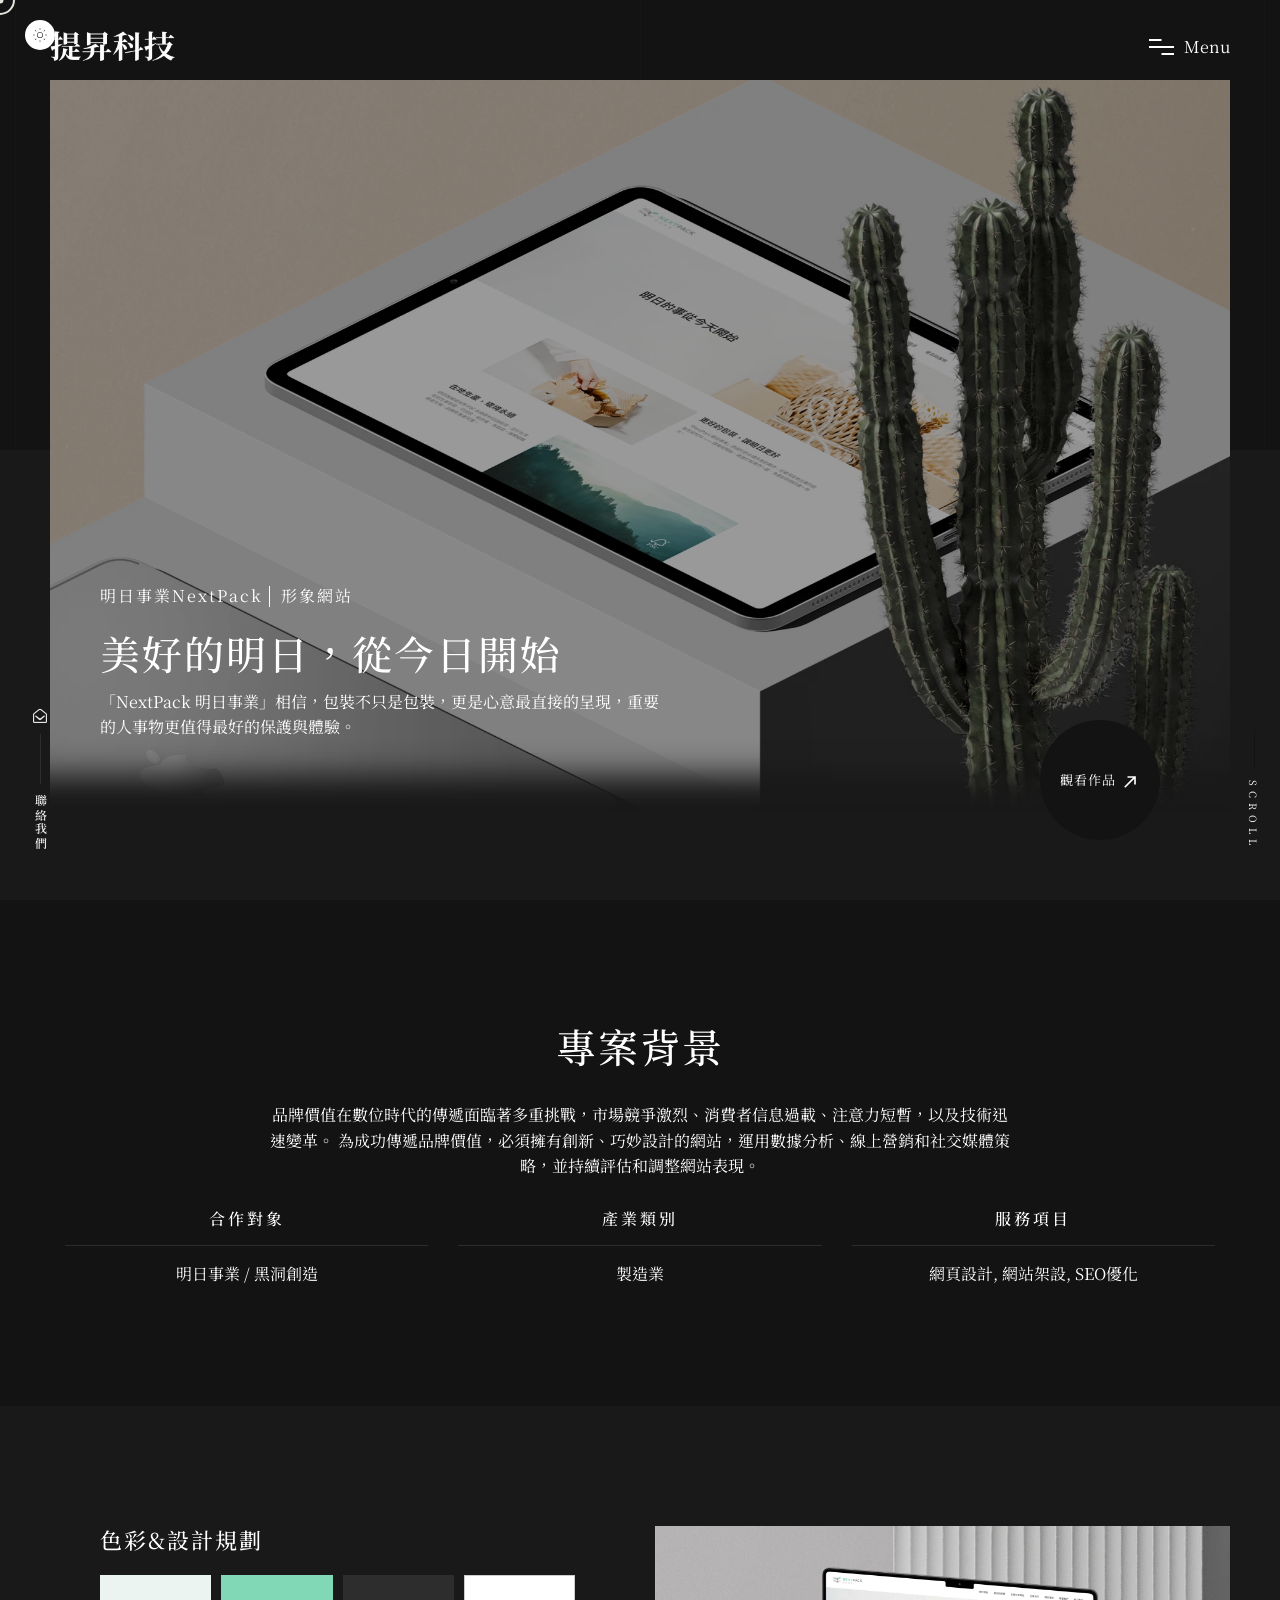
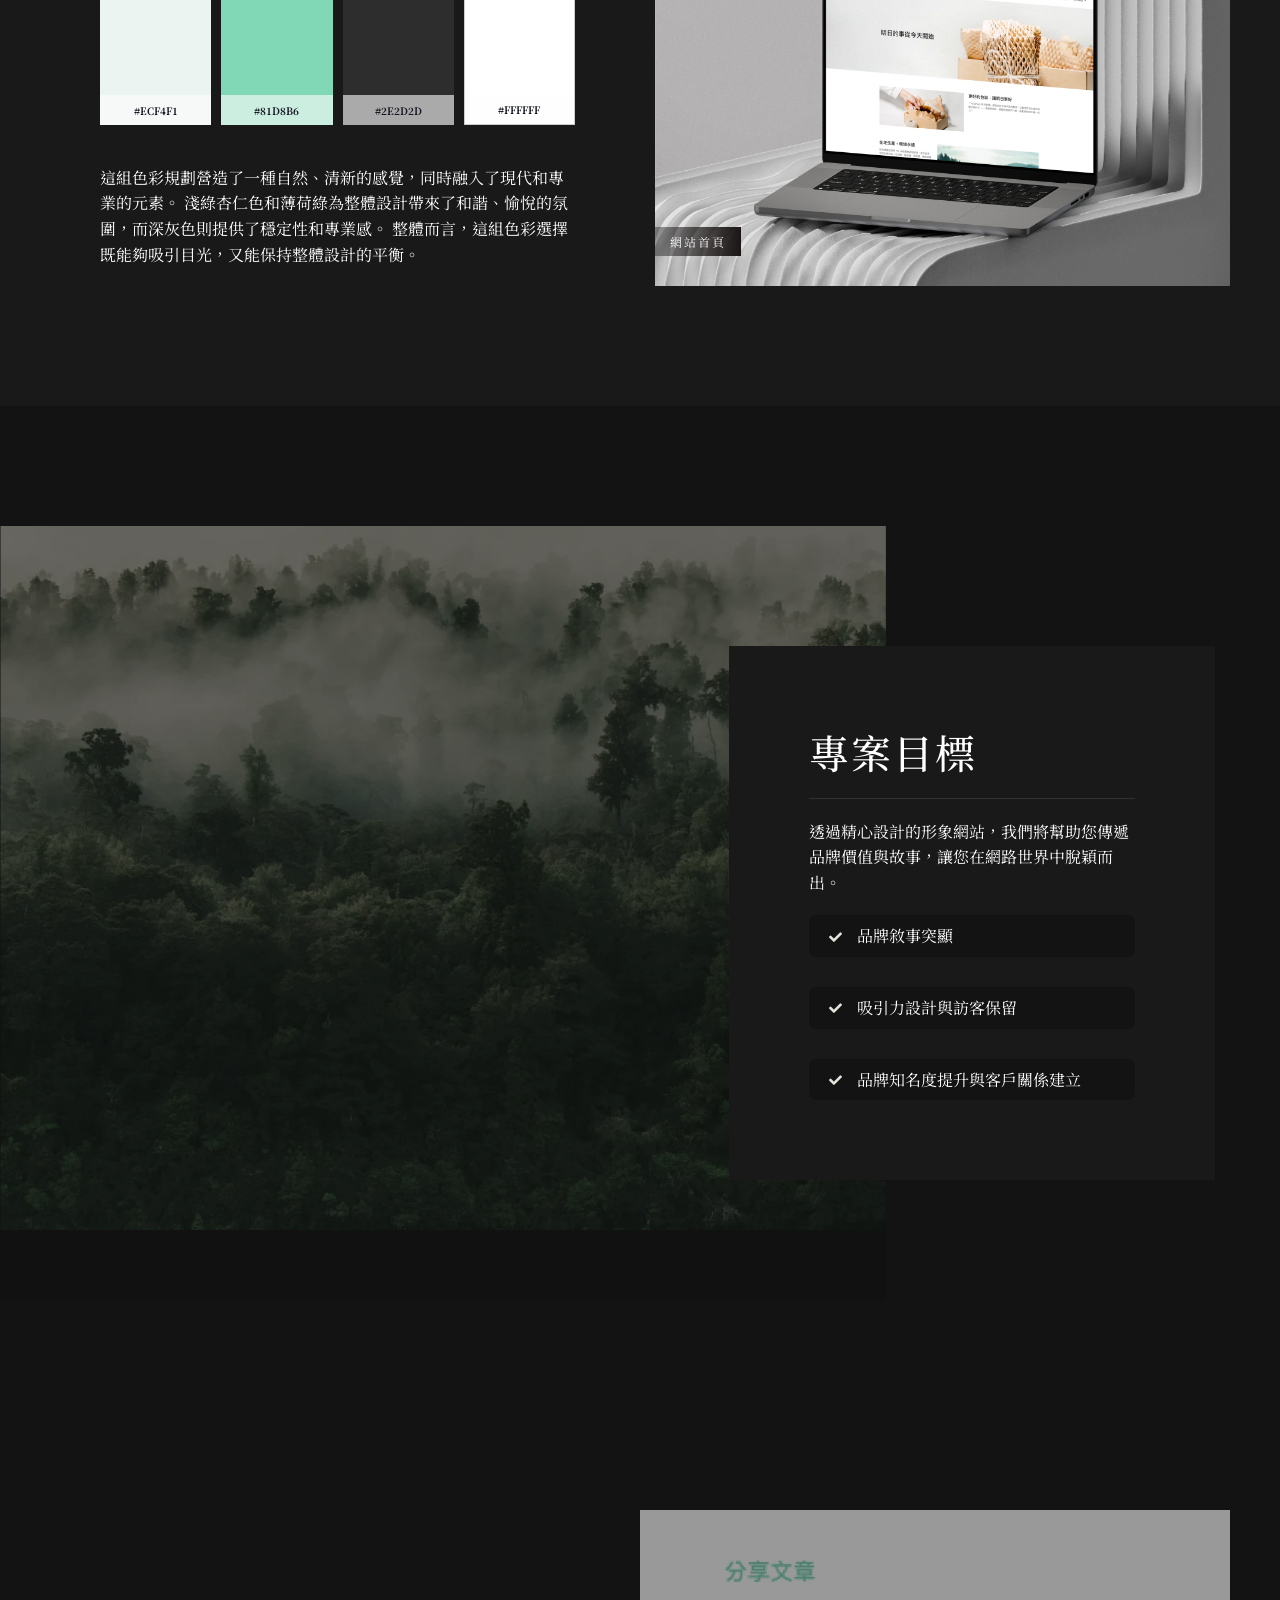
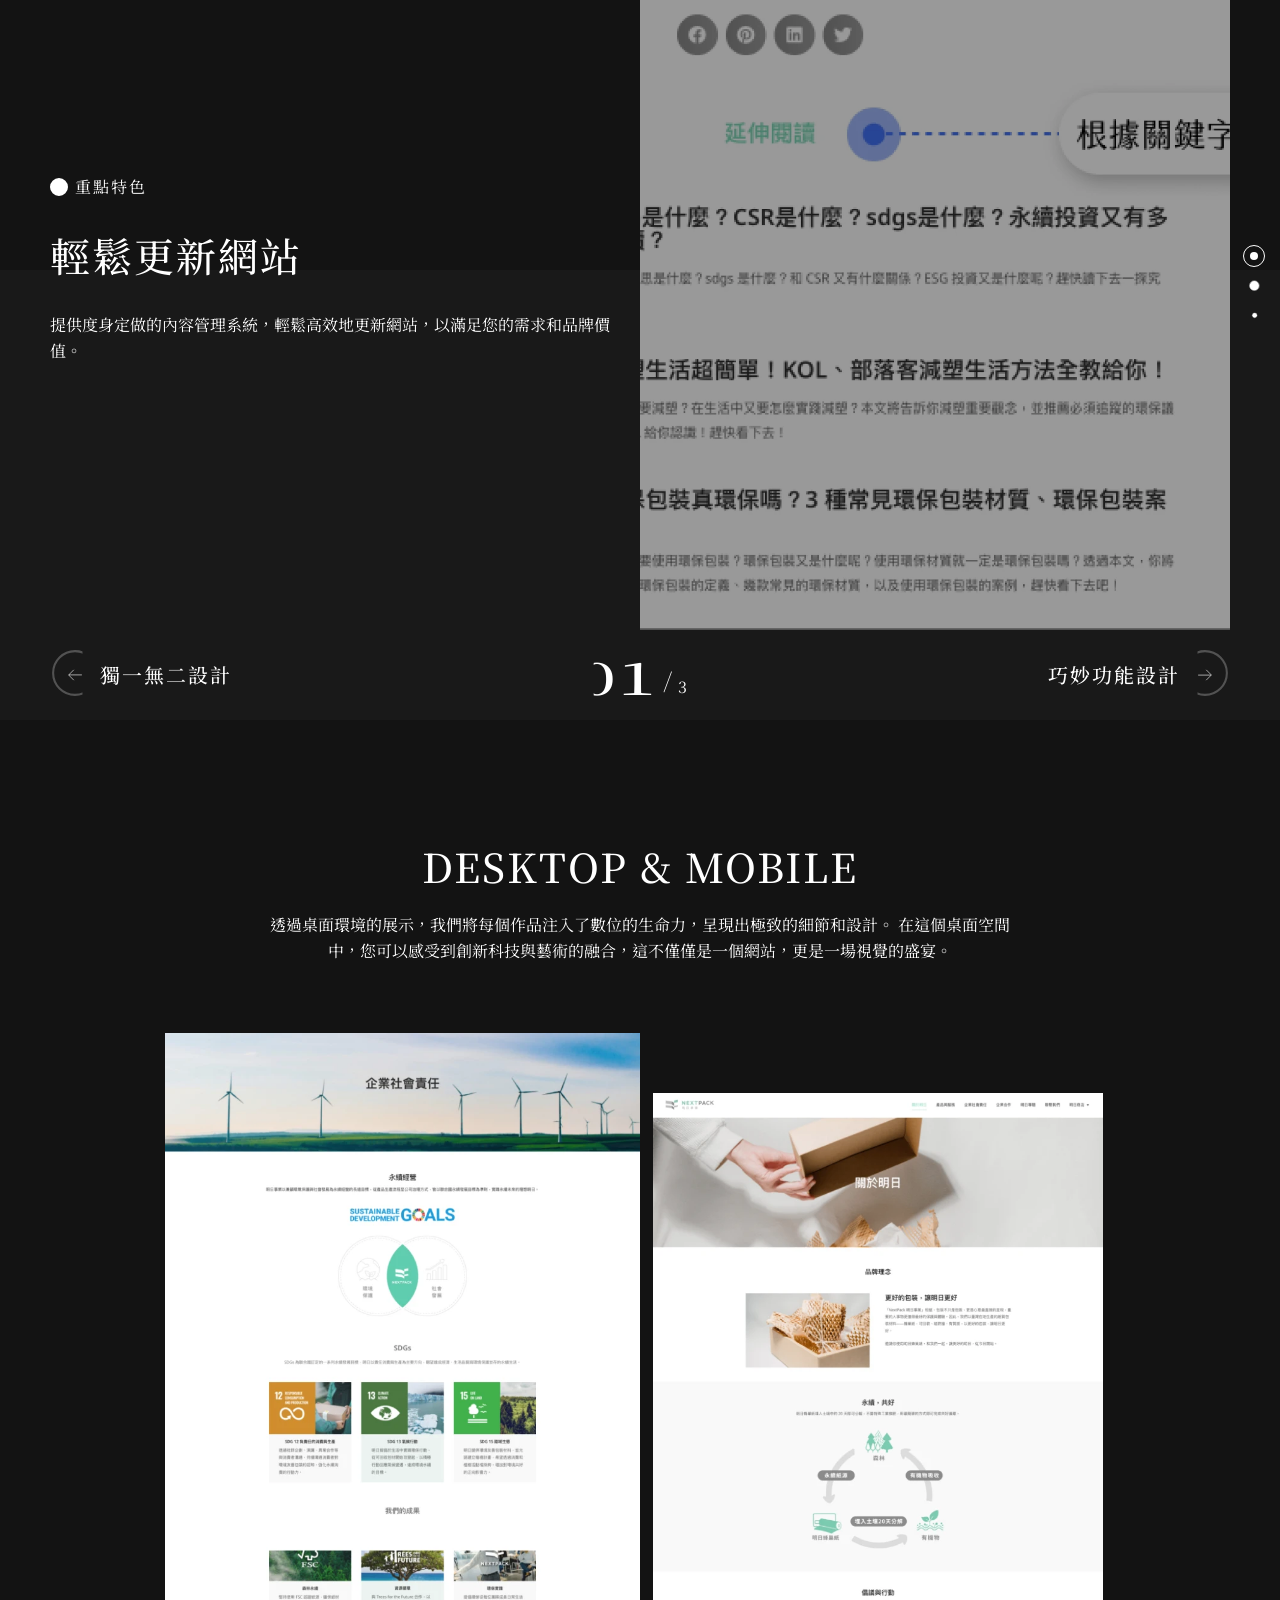
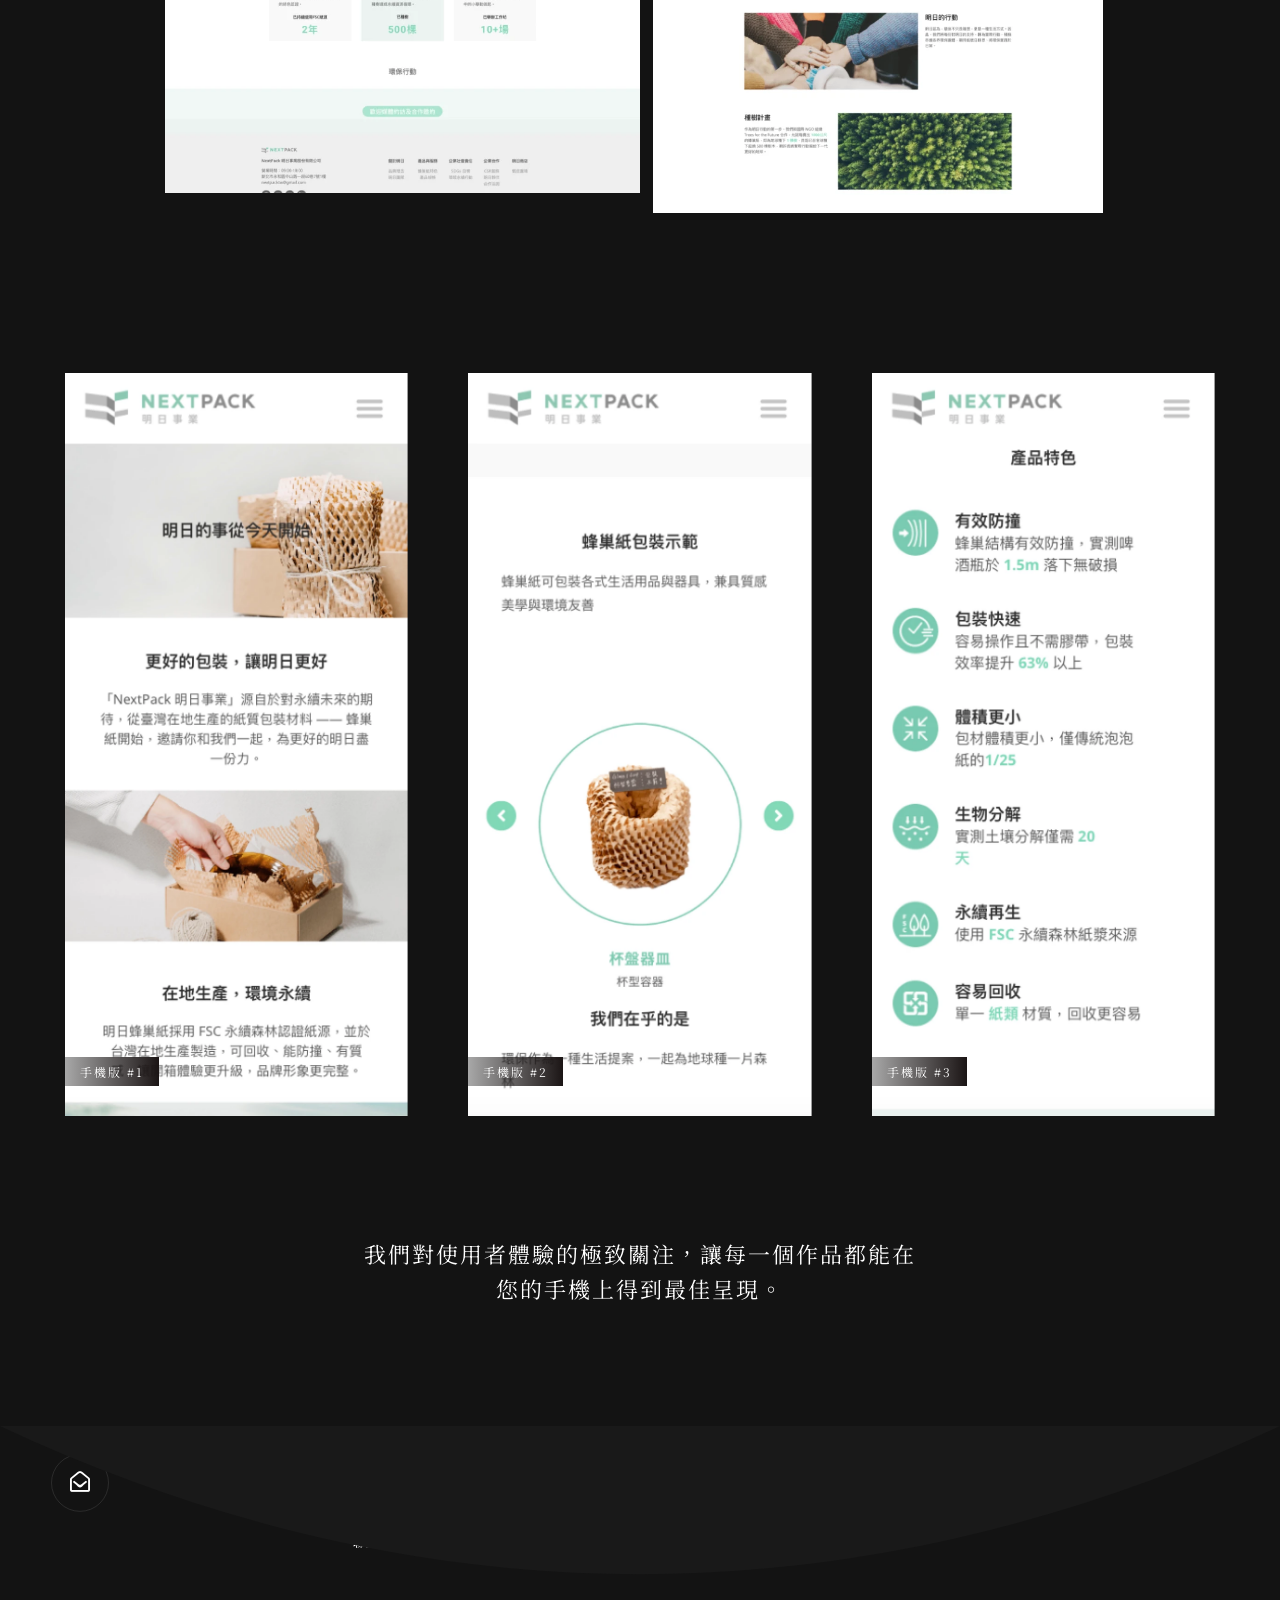
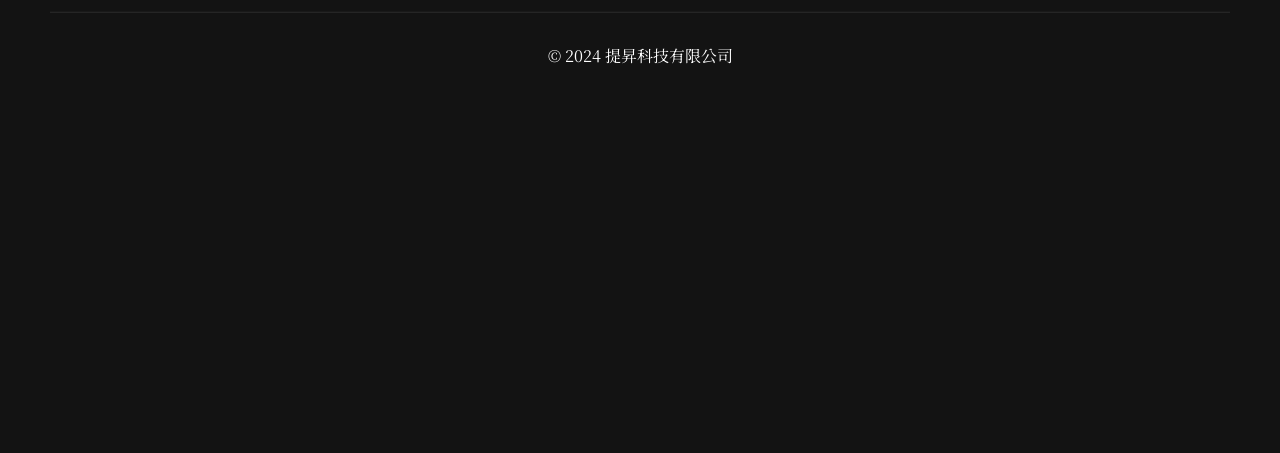
<file: nextpack.html>
<!doctype html>
<html class="no-js" lang="">

<head>
    <meta charset="utf-8">
    <meta name="description" content="">
    <meta name="viewport" content="width=device-width, initial-scale=1">

    <link rel="icon" href="assets/img/logo-32x32.png" sizes="32x32"/>
    <link rel="icon" href="assets/img/logo-192x192.png" sizes="192x192"/>
    <!-- 載入字體 -->
    <link href="https://fonts.googleapis.com/css?family=Noto+Serif+TC:200,300,regular,500,600,700,900" rel="stylesheet" />

    <title>明日事業NextPack｜提昇科技</title>

    <link href="assets/css/plugins.css" rel="stylesheet"/>
    <link rel="stylesheet" href="assets/css/style.css">
</head>

<body class="v-dark dsn-ajax">


<div id="dsn_preloader" class="preloader">

    <div class="dsnload p-absolute">
        <span class="dsnload__row">
            <span class="dsnload__img">
            <img src="assets/img/logo-light.png" class="logo-dark" alt="提昇科技TimTech" decoding="async" loading="lazy"/>
            <img src="assets/img/logo.png" class="logo-light" alt="提昇科技TimTech" decoding="async" loading="lazy"/>
            </span>
        </span>
        <span class="dsnload__row dsnload__row--sibling">
            <span class="dsnload__img">
                 <img src="assets/img/logo-light.png" class="logo-dark" alt="提昇科技TimTech" decoding="async" loading="lazy"/>
            <img src="assets/img/logo.png" class="logo-light" alt="提昇科技TimTech" decoding="async" loading="lazy"/>
            </span>
        </span>
        <span class="dsnload__row dsnload__row--sibling">
            <span class="dsnload__img">
                <img src="assets/img/logo-light.png" class="logo-dark" alt="提昇科技TimTech" decoding="async" loading="lazy"/>
            <img src="assets/img/logo.png" class="logo-light" alt="提昇科技TimTech" decoding="async" loading="lazy"/>
            </span>
        </span>
        <span class="dsnload__row dsnload__row--sibling">
            <span class="dsnload__img">
               <img src="assets/img/logo-light.png" class="logo-dark" alt="提昇科技TimTech" decoding="async" loading="lazy"/>
            <img src="assets/img/logo.png" class="logo-light" alt="提昇科技TimTech" decoding="async" loading="lazy"/>
            </span>
        </span>


    </div>
    <svg width="100%" height="100%" viewBox="0 0 100 100" class="v-middle" preserveAspectRatio="xMinYMin meet"
         fill="none">
        <linearGradient id="linearColors" x1="0" y1="0" x2="1" y2="1">
            <stop offset="0%" stop-color="var(--theme-color)"></stop>
            <stop offset="50%" stop-color="var(--border-color)"></stop>
            <stop offset="100%" stop-color="var(--assistant-color)"></stop>
        </linearGradient>
        <path class="dsn-progress-path" d="M50,1 a49,49 0 0,1 0,98 a49,49 0 0,1 0,-98"/>
    </svg>
    <div class="loading-circle v-middle">
        <p class="loading-count v-middle">0</p>
    </div>

    <span class="loading-text text-uppercase mt-30 dsn-container">載入中...</span>
    <div class="bg-load background-section d-flex align-items-end">
        <svg class="dsn-separator-bottom dsn-icon-assistant-color" width="100%" height="100%" viewBox="0 0 100 10"
             preserveAspectRatio="none">
            <path class="path-anim separator__path" data-dsn-to="M 0 0 C 40 0 55 0 100 0 L 0 0 Z"
                  vector-effect="non-scaling-stroke" d="M 0 0 C 40 16 75 10 100 0 L 0 0 Z"></path>
        </svg>
    </div>

</div>

<main id="main_root" class="main-root">

    <!-- ========== Menu ========== -->
    <header id="site_menu_header" class="site-header  dsn-container d-none dsn-hamburger">
        <div class="main-logo">
            <a href="index.html" data-dsn-text="提昇科技" class="custom-logo-link main-brand effect-ajax" rel="home"
            aria-current="page">
                <img src="assets/img/logo-light.png" class="custom-logo logo-light" alt="提昇科技TimTech"/>
                <img src="assets/img/logo.png" class="custom-logo logo-dark" alt="提昇科技TimTech"/>
            </a>
        </div>
        <nav class="main-navigation ">
            <div class="menu-cover-title header-container dsn-container">MENU</div>
            <ul id="dsn-primary-list" class="primary-nav h2">
                <li class="nav-item has-sub-menu">
                    <a title="Home" href="index.html">
                        <span class="overflow ">首頁</span>
                    </a>
                </li>
                
                <li class="nav-item ">
                    <a title="About" href="about-us.html">
                        <span class="overflow">關於我們</span>
                    </a>
                </li>

                <li class="nav-item ">
                    <a title="Service" href="service.html" >
                        <span class="overflow">服務項目</span>
                    </a>
                </li>

                <li class="nav-item has-sub-menu">
                    <a title="Portfolio" href="portfolio.html">
                        <span class="overflow ">作品展示</span>
                    </a>
                </li>

                <!-- <li class="nav-item has-sub-menu">
                    <a title="News" href="news.html">
                        <span class="overflow ">最新消息</span>
                    </a>
                </li> -->

                <li class="nav-item ">
                    <a title="Contact" href="contact.html">
                        <span class="overflow">聯絡我們</span>
                    </a>
                </li>
            </ul>
            <div class="container-content  d-flex flex-column justify-content-center section-margin">
                <div class="nav__info">
                    <div class="nav-content">
                        <h5 class="sm-title-block mb-10">公司地址</h5>
                        臺中市西區大忠南街118號10F之2

                    </div>
                    <div class="nav-content mt-30">
                        <h5 class="sm-title-block mb-10">聯絡方式</h5>
                        <p class="links over-hidden mb-1">
                            <a class="link-hover d-block" href="tel:+886975307915" data-hover-text="+886 975307915">+886 975307915</a>
                        </p>
                        <p class="links over-hidden"><a class="link-hover" href="mailto:service@timtech.tw"
                                                        data-hover-text="service@timtech.tw">service@timtech.tw</a></p>

                    </div>
                </div>
            </div>
        </nav>
        <div id="navbar_toggle" class="navbar-toggle">
            <div class="toggle-icon">
                <div class="toggle-line"></div>
                <div class="toggle-line"></div>
                <div class="toggle-line"></div>
            </div>
            <div class="toggle-text">
                <div class="text-menu">Menu</div>
                <div class="text-open">Open</div>
                <div class="text-close">Close</div>
            </div>
        </div>
        <div class="bg-load background-main"></div>

        <svg width="100%" height="100%" viewBox="0 0 100 100" preserveAspectRatio="none"
            class="bg-load dsn-svg-transition">
            <path vector-effect="non-scaling-stroke" d="M 0 100 V 100 Q 50 100 100 100 V 100 z"/>
        </svg>

    </header>
    <!-- ========== End Menu ========== -->

    <!-- ========== Header  ========== -->
    <header id="dsn_header" class="dsn-header-animation  show-box-shadow dsn-container section-padding v-dark-head">
        <div class="entry-header p-relative over-hidden">
            <div id="hero_image"
                 class="p-absolute dsn-hero-parallax-img over-hidden before-z-index z-index-1 full-width"
                 data-dsn-ajax="img" data-overlay="4">
                <img src="assets/img/portfolio/nextpack/nextpack-cover.webp"
                     class="cover-bg-img transform-3d " alt=""
                     data-dsn-position="50% 50%"
                     sizes="(max-width: 2560px) 100vw, 2560px"/>
            </div>
            <div id="hero_content" class="d-flex p-relative h-100 dsn-hero-parallax-title align-items-end container">
                <div class="content p-relative ">
                    <div class="intro-project w-100">
                        <div class="intro-title ">
                            <div id="dsn_metas" class="p-relative d-flex justify-content-between ">
                                <div class="metas has-separate p-relative mb-10">
                                    <span>明日事業NextPack</span>
                                    <span>形象網站</span>
                                </div>
                            </div>
                            <div id="hero_title">
                                <h1 class="title-h2" data-dsn-ajax="title">美好的明日，從今日開始</h1>
                                <p class="subtitle-meta metas p-relative mt-10 max-w570">
                                    「NextPack 明日事業」相信，包裝不只是包裝，更是心意最直接的呈現，重要的人事物更值得最好的保護與體驗。
                                </p>
                            </div>

                        </div>

                    </div>

                </div>

            </div>

        </div>


        <a class="background-main move-circle link-project p-absolute" data-dsn="parallax"
           href="https://www.behance.net/gallery/142440825/VisionAid?tracking_source=for_you_feed_recommended"
           target="_blank" rel="nofollow">
            觀看作品
            <svg viewBox="0 0 1024 1024" version="1.1" xmlns="http://www.w3.org/2000/svg">
                <path d="M213.333333 750.506667L665.173333 298.666667H384V213.333333h426.666667v426.666667h-85.333334V358.826667L273.493333 810.666667 213.333333 750.506667z"/>
            </svg>
        </a>
        <a href="#page_wrapper" rel="nofollow" class="dsn-scroll-bottom"
           data-dsn-option='{"ease": "power4.inOut" , "duration" : 1.5}'>
            <div class="text">SCROLL</div>
        </a>
    </header>
    <!-- ========== End Header  ========== -->
    <div id="page_wrapper" class="wrapper">
        <!-- ========== Info Project  ========== -->
        <div class="info-project container text-center section-margin">
            <h2 class="title-h2 dsn-up">
                專案背景
            </h2>
            <p class="max-w750 mt-30 dsn-up">
                品牌價值在數位時代的傳遞面臨著多重挑戰，市場競爭激烈、消費者信息過載、注意力短暫，以及技術迅速變革。
                為成功傳遞品牌價值，必須擁有創新、巧妙設計的網站，運用數據分析、線上營銷和社交媒體策略，並持續評估和調整網站表現。
            </p>
            <ul class="intro-project-list mt-30 d-grid grid-md-3 grid-sm-2 ">

                <li class="dsn-up grid-item number-item">
                    <h5 class="title-list-project sm-title-block">合作對象</h5>
                    <p class="description-list-project dsn-auto">明日事業 / 黑洞創造</p>
                </li>

                <li class="dsn-up grid-item number-item">
                    <h5 class="title-list-project sm-title-block">產業類別</h5>
                    <p class="description-list-project dsn-auto">製造業</p>
                </li>

                <li class="dsn-up grid-item number-item">
                    <h5 class="title-list-project sm-title-block">服務項目</h5>
                    <p class="description-list-project dsn-auto">網頁設計, 網站架設, SEO優化</p>
                </li>
            </ul>
        </div>
        <!-- ========== End Info Project  ========== -->

        <!-- ========== Info  ========== -->
        <div class="background-section section-padding d-grid grid-md-2 dsn-container">
            <div class="dsn-container">
                <h2 class="title-block dsn-up">色彩&設計規劃</h2>
                <ul data-v-60d32bc4="" data-v-25ad8c36="" class="color-chip-list no-bullet mt-20">
                    <li class="color-chip color-chip-list__item " style="background-color: #ecf4f1;"><div class="color-chip__text">#ecf4f1</div></li>
                    <li class="color-chip color-chip-list__item " style="background-color: #81d8b6;"><div class="color-chip__text">#81d8b6</div></li>
                    <li class="color-chip color-chip-list__item " style="background-color: #2e2d2d;"><div class="color-chip__text">#2e2d2d</div></li>
                    <li class="color-chip color-chip-list__item is-close-white" style="background-color: #FFFFFF;"><div class="color-chip__text">#FFFFFF</div></li>
                </ul>
                <p class="dsn-up mt-20">
                    這組色彩規劃營造了一種自然、清新的感覺，同時融入了現代和專業的元素。
                    淺綠杏仁色和薄荷綠為整體設計帶來了和諧、愉悅的氛圍，而深灰色則提供了穩定性和專業感。
                    整體而言，這組色彩選擇既能夠吸引目光，又能保持整體設計的平衡。
                </p>
            </div>
            <div class="p-relative img-box-parallax before-z-index has-popup">
                <div class="effect-popup before-z-index h-100"
                     data-src="assets/img/portfolio/nextpack/nextpack-macbook.webp"
                     data-caption="Caption #1" data-fancybox="_1" data-cursor="open" data-dsn-overlay="0">
                    <img src="assets/img/portfolio/nextpack/nextpack-macbook.webp" class="cover-bg-img" alt="">
                </div>
                <div class="cap">
                    <span>網站首頁</span>
                </div>
            </div>
        </div>
        <!-- ========== End Info  ========== -->

        <!-- ========== Right Box With Image  ========== -->
        <div class="right-box-image section-margin dsn-container dsn-left-container over-hidden">
            <div class="box-img">
                <div class="img-box-parallax h-v-80 w-100 before-z-index dsn-animate dsn-effect-left"
                     data-dsn-triggerhook="bottom"
                     data-dsn-grid="move-up" data-overlay="1">
                    <img src='assets/img/portfolio/nextpack/nextpack-goals.webp' class="cover-bg-img has-direction"
                         data-dsn-position="50% 0%" alt=''/>
                </div>
            </div>
            <div class="box-info background-section box-padding section-margin" data-dsn-gap="30px 30px">
                <h2 class="title-h2">專案目標</h2>
                <p class="mt-20 pt-20 border-top">
                    透過精心設計的形象網站，我們將幫助您傳遞品牌價值與故事，讓您在網路世界中脫穎而出。
                </p>
                <ul class="d-grid dsn-list  mt-20">
                    <li class="list-item background-main border-rdu">
                        <span class="dsn-icon mr-15"><i class="fas fa-check" aria-hidden="true"></i></span>
                        <p class="dsn-heading-title heading-color ">品牌敘事突顯</p>
                    </li>
                    <li class="list-item background-main border-rdu">
                        <span class="dsn-icon mr-15"><i class="fas fa-check" aria-hidden="true"></i></span>
                        <p class="dsn-heading-title heading-color ">吸引力設計與訪客保留</p>
                    </li>
                    <li class="list-item background-main border-rdu">
                        <span class="dsn-icon mr-15"><i class="fas fa-check" aria-hidden="true"></i></span>
                        <p class="dsn-heading-title heading-color ">品牌知名度提升與客戶關係建立</p>
                    </li>
                </ul>
            </div>

        </div>
        <!-- ========== End Right Box With Image  ========== -->

        <!-- ========== Slider Parallax ========== -->
        <header class="v-dark-head-mobile half-right dsn-section-padding dsn-header-animation">
            <div class="main-slider v-dark-head-mobile has-horizontal  active-nav-slider dsn-webgl has-paginate"
                data-dsn-webgl='{"displacement" : "assets/img/displacement/8.jpg"}'
                data-dsn-option='{"direction":"horizontal","allowTouchMove":true,"watchSlidesProgress":true,"grabCursor":true,"mousewheel":false}'>


                <div class="content-slider slide-inner h-100 over-hidden">
                    <div class="bg-container p-absolute  dsn-hero-parallax-img  w-100 h-100 z-index-1 dsn-hero-parallax-img">
                        <div class="swiper-container h-100">
                            <div class="swiper-wrapper">
                                <div class="slide-item swiper-slide over-hidden">
                                    <div class="image-bg cover-bg w-100 h-100 before-z-index" data-overlay="4">
                                        <img class="cover-bg-img dsn-swiper-parallax-transform"
                                            src="assets/img/portfolio/nextpack/nextpack-feature1.webp" alt=""
                                            data-dsn-position="50% 50%"/>
                                    </div>
                                    <div class="slide-content p-absolute">
                                        <div class="p-relative head-meta swiper-animate-head  d-flex justify-content-between mb-20">
                                            <div class="circle-before metas mb-10">
                                                <span>重點特色</span>
                                            </div>
                                        </div>
                                        <h2 class="title-h2 title has-box-mod p-relative">
                                            <a href="" data-dsn-split="chars" class="effect-ajax"
                                            data-dsn-ajax="slider">
                                                輕鬆更新網站
                                            </a>
                                        </h2>
                                        <p class="description swiper-animate-head max-w570 mt-20">
                                            提供度身定做的內容管理系統，輕鬆高效地更新網站，以滿足您的需求和品牌價值。
                                        </p>
                                    </div>
                                </div>
                                <div class="slide-item swiper-slide over-hidden">
                                    <div class="image-bg cover-bg w-100 h-100 before-z-index" data-overlay="3">
                                        <img class="cover-bg-img dsn-swiper-parallax-transform"
                                            src="assets/img/portfolio/nextpack/nextpack-feature2.webp" alt=""
                                            data-dsn-position="50% 50%"/>
                                    </div>
                                    <div class="slide-content p-absolute">
                                        <div class="p-relative head-meta swiper-animate-head  d-flex justify-content-between mb-20">
                                            <div class="circle-before metas mb-10">
                                                <span>重點特色</span>
                                            </div>
                                        </div>
                                        <h2 class="title-h2 title has-box-mod p-relative">
                                            <a href="" data-dsn-split="chars" class="effect-ajax"
                                            data-dsn-ajax="slider">
                                                巧妙功能設計
                                            </a>
                                        </h2>
                                        <p class="description swiper-animate-head max-w570 mt-20">
                                            注重網站功能和使用者體驗設計，打造流暢且易於使用的網站，提高滿意度和忠誠度，增強品牌價值和形象。
                                        </p>
                                    </div>
                                </div>
                                <div class="slide-item swiper-slide over-hidden">
                                    <div class="image-bg cover-bg w-100 h-100 before-z-index" data-overlay="2">
                                        <img class="cover-bg-img dsn-swiper-parallax-transform"
                                            src="assets/img/portfolio/nextpack/nextpack-feature3.webp" alt=""
                                            data-dsn-position="50% 50%"/>
                                    </div>
                                    <div class="slide-content p-absolute">
                                        <div class="p-relative head-meta swiper-animate-head  d-flex justify-content-between mb-20">
                                            <div class="circle-before metas mb-10">
                                                <span>重點特色</span>
                                            </div>
                                        </div>
                                        <h2 class="title-h2 title has-box-mod p-relative">
                                            <a href="" data-dsn-split="chars" class="effect-ajax"
                                            data-dsn-ajax="slider">
                                                獨一無二設計
                                            </a>
                                        </h2>
                                        <p class="description swiper-animate-head max-w570 mt-20">
                                            透過巧妙的設計，打造獨特且符合企業形象的網站，為品牌注入獨特風格和特色，提高品牌辨識度和知名度。
                                        </p>
                                    </div>
                                </div>
                            </div>
                        </div>
                    </div>
                    <div class="dsn-container d-flex align-items-center dsn-slider-content dsn-hero-parallax-title"></div>
                </div>


                <div class="dsn-swiper-paginate">
                    <div class="swiper-pagination dsn-swiper-circle mr-30 ml-30 heading-color"></div>
                </div>

                <div class="control-nav w-100  d-flex dsn-container  align-items-center justify-content-between">
                    <div class="prev-paginate         dsn-paginate-arrow box-shadow"></div>


                    <div class="dsn-pagination p-relative d-flex align-items-end">
                        <span class="slider-current-index h2">01</span>
                        <span class="sm-title-block">/ </span><span
                            class="total sm-title-block"> 3</span>
                    </div>

                    <div class="next-paginate dsn-paginate-arrow box-shadow"></div>


                </div>


            </div>
        </header>
        <!-- ========== End Slider Parallax ========== -->

        <!-- ========== Desktop Image Section ========== -->
        <div class="about-section about-resume container section-margin text-center">
            <div class="section-title mb-70">
                <h2 class="title-h2 text-upper">DESKTOP & MOBILE</h2>
                <p class="max-w750 mt-20">
                    透過桌面環境的展示，我們將每個作品注入了數位的生命力，呈現出極致的細節和設計。
                    在這個桌面空間中，您可以感受到創新科技與藝術的融合，這不僅僅是一個網站，更是一場視覺的盛宴。
                </p>
            </div>

            <div class="d-grid grid-md-2 d-grid-no-space box-img">
                <div class="img-left"
                     data-dsn-animation='{"to":{"rotation":"-15","y":"60"},"option":{"scrub":"1"},"responsive":["desktop","tablet"],"to_tablet":{"rotation":"-15"}}'
                >
                    <img src="assets/img/portfolio/nextpack/nextpack-desktop1.webp" alt="">
                </div>
                <div class="img-right"
                     data-dsn-animation='{"to":{"rotation":"9","y":0},"option":{"scrub":"1"},"responsive":["desktop","tablet"],"to_tablet":{"rotation":"1"}}'
                >
                    <img src="assets/img/portfolio/nextpack/nextpack-desktop2.webp" alt="">
                </div>

            </div>
        </div>
        <!-- ========== End Desktop Image Section ========== -->

        <!-- ========== Mobile Three Image Popup  ========== -->
        <div class="container p-relative mb-section section-margin">
            <div class="d-grid grid-sm-3 align-items-center" data-dsn-gap="80px 60px">
                <div class="p-relative img-box-parallax before-z-index has-popup">
                    <div class="effect-popup before-z-index h-100"
                         data-src="assets/img/portfolio/nextpack/nextpack-mobile1.webp"
                         data-caption="Caption #2" data-fancybox="_1" data-cursor="open" data-dsn-overlay="0">
                        <img src="assets/img/portfolio/nextpack/nextpack-mobile1.webp" alt="">
                    </div>
                    <div class="cap">
                        <span>手機版 #1</span>
                    </div>
                </div>
                <div class="p-relative img-box-parallax before-z-index has-popup">
                    <div class="effect-popup before-z-index h-100"
                         data-src="assets/img/portfolio/nextpack/nextpack-mobile2.webp"
                         data-caption="Caption #3" data-fancybox="_1" data-cursor="open" data-dsn-overlay="0">
                        <img src="assets/img/portfolio/nextpack/nextpack-mobile2.webp" alt="">
                    </div>
                    <div class="cap">
                        <span>手機版 #2</span>
                    </div>
                </div>
                <div class="p-relative img-box-parallax before-z-index has-popup">
                    <div class="effect-popup before-z-index h-100"
                         data-src="assets/img/portfolio/nextpack/nextpack-mobile3.webp"
                         data-caption="Caption #3" data-fancybox="_1" data-cursor="open" data-dsn-overlay="0">
                        <img src="assets/img/portfolio/nextpack/nextpack-mobile3.webp" alt="">
                    </div>
                    <div class="cap">
                        <span>手機版 #3</span>
                    </div>
                </div>
            </div>
        </div>
        <!-- ========== End Mobile Three Image Popup  ========== -->

        <!-- ========== Paragraph  ========== -->
        <div class="container section-margin text-center">
            <p class="title-block dsn-text max-w570">
                我們對使用者體驗的極致關注，讓每一個作品都能在您的手機上得到最佳呈現。
            </p>
        </div>
        <!-- ========== End Paragraph  ========== -->


        <!-- ========== Next Project  ========== -->
        <!-- <div class="next-project section-padding p-relative footer-animate svg-animate">
            <svg class="dsn-separator dsn-separator-up  dsn-icon-main-color" width="100%" height="100%"
                 viewBox="0 0 100 10" preserveAspectRatio="none">
                <path class="path-anim separator__path" data-dsn-to="M 0 0 C 40 0 55 0 100 0 L 0 0 Z"
                      vector-effect="non-scaling-stroke" d="M 0 0 C 40 16 75 10 100 0 L 0 0 Z"></path>
            </svg>
            <div data-dsn-ajax="img" class="p-absolute dsn-hero-parallax-img transform-3d bg-container over-hidden"
                 data-overlay="4">
                <img class="cover-bg-img wp-post-image" src="assets/img/portfolio/project2/1.jpg" alt=""
                     data-dsn-position="50% 50%"/>
            </div>
            <div class="dsn-container dsn-z-index-2 p-relative h-100 v-dark-head">
                <div class="p-relative h-100 d-flex flex-column justify-content-center">
                    <div class="intro-project w-100">
                        <div class="intro-title text-center">
                            <div class="metas has-separate p-relative mb-10">
                                <span>Creative</span>
                                <span>Photography</span>
                            </div>

                            <div class="hero-title fill-text">
                                <a href="project-2.html" class="d-inline-block effect-ajax" data-dsn-ajax="next">
                                    <h2 class="title">MEN FASHION</h2>
                                </a>
                            </div>
                        </div>
                    </div>
                </div>

            </div>
        </div> -->
        <!-- ========== End Next Project  ========== -->

    </div>
    <!-- ========== Footer ========== -->
    <footer id="dsn_footer" class="dsn-footer p-relative footer-animate svg-animate background-main">
        <svg class="dsn-separator dsn-separator-up  dsn-icon-assistant-color" width="100%" height="100%"
            viewBox="0 0 100 10" preserveAspectRatio="none">
            <path class="path-anim separator__path" data-dsn-to="M 0 0 C 40 0 55 0 100 0 L 0 0 Z"
                vector-effect="non-scaling-stroke" d="M 0 0 C 40 16 75 10 100 0 L 0 0 Z"></path>
        </svg>
        <div class="footer-content p-relative mt-section">

            <div class="text-center container">
                <h2 class="title-h2 ">
                    <span class="d-block"><b><i>透過網站，將想法變成現實</i></b></span>
                </h2>
                <div class="dsn-icon-heading-color dsn-def-btn d-flex justify-content-center mt-30">
                    <a class="dsn-btn dsn-border border-color-default  background-section  effect-ajax has-icon-left"
                    href="contact.html" data-dsn-text="專案詢問">
                <span class="dsn-icon dsn-bg-before btn-icon-left heading-color z-index-1">
                    <i class="fas fa-angle-right" aria-hidden="true"></i>
                </span>
                        <span class="title-btn p-relative  z-index-1 ">專案詢問</span>
                    </a>
                </div>

            </div>
            <div class="dsn-container pt-60">
                <div class="d-grid grid-lg-4 grid-md-2 ">
                    <div class="grid-col-1">
                        <div class="dsn-logo main-logo">
                            <div class="main-logo">
                                <a href="index.html" data-dsn-text="提昇科技"
                                class="custom-logo-link main-brand effect-ajax" rel="home">
                                    <img class="custom-logo logo-light" src="assets/img/logo-light.png"
                                        alt="提昇科技TimTech"/>
                                    <img class="custom-logo logo-dark" src="assets/img/logo.png"
                                        alt="提昇科技TimTech"/>
                                </a>
                            </div>
                        </div>
                        <ul class="dsn-socials box-social mt-20 dsn-icon-heading-color">
                            <li><a href="mailto:service@timtech.tw" target="_blank" rel="nofollow"
                                class="init-color move-circle border-color-default" data-dsn="parallax"><span
                                    class="dsn-icon"><i class="far fa-envelope-open"></i> <span>Email</span></a>
                            </li>
                        </ul>
                    </div>
                    <div class="grid-col-2">
                        <h4 class="subtitle p-relative line-shape  line-shape-after "><span
                                class="background-revere ">網站導航</span>
                        </h4>
                        <div class="menu-footer-menu-container">
                            <ul id="menu-footer-menu" class="menu">
                                <li class="menu-item">
                                    <a href="index.html" class="effect-ajax">首頁</a>
                                </li>
                                <li class="menu-item">
                                    <a href="about-us.html" class="effect-ajax">關於我們</a>
                                </li>
                                <li class="menu-item">
                                    <a href="service.html" class="effect-ajax">服務項目</a>
                                </li>
                                <li class="menu-item">
                                    <a href="portfolio.html" class="effect-ajax">作品展示</a>
                                </li>
                                <!-- <li class="menu-item">
                                    <a href="news.html" class="effect-ajax">最新消息</a>
                                </li> -->
                                <li class="menu-item">
                                    <a href="contact.html" class="effect-ajax">聯絡我們</a>
                                </li>

                            </ul>
                        </div>
                    </div>
                    <div class="grid-col-3">
                        <h4 class="subtitle p-relative line-shape  line-shape-after "><span
                                class="background-revere ">聯絡方式</span>
                        </h4>

                        <div class="col-contact">
                            <p><strong>T</strong> : +886 975307915</p>
                            <p class="over-hidden mt-10">
                                <strong>E</strong> : <a class="link-hover" href="mailto:service@timtech.tw"
                                                        data-hover-text="service@timtech.tw">service@timtech.tw</a>
                            </p>
                        </div>

                    </div>
                    <div class="grid-col-4">
                        <h4 class="subtitle p-relative line-shape  line-shape-after "><span
                                class="background-revere ">公司地址</span>
                        </h4>
                        <div class="col-address">
                            <p>
                                臺中市西區大忠南街118號10F之2
                            </p>
                        </div>
                    </div>
                </div>
                <div class="footer-bottom mt-60 pt-30 border-top pb-30 text-center">
                    <p class="over-hidden">
                        © 2024 提昇科技有限公司
                    </p>
                </div>
            </div>


        </div>
    </footer>
    <!-- ========== End Footer ========== -->

</main>



<!-- ========== Cursor ========== -->
<div id="dsn_cursor" class="ball"></div>
<div id="dsn_cursor_inner" class="ball"></div>
<!-- ========== End Cursor ========== -->


<!-- ==========  Social ========== -->
<div class="social-side d-flex align-items-center flex-column justify-content-center">

    <ul class="socials d-flex flex-column-reverse">
        <li style="--dsn-index-animate : 0;">
            <a href="mailto:service@timtech.tw" target="_blank" rel="nofollow">
                <i class="far fa-envelope-open" aria-hidden="true"></i> <span>Email</span>
            </a>
        </li>
    </ul>
    <div class="icon">聯絡我們</div>
</div>
<!-- ========== End Social ========== -->

<!-- ========== Style Option Page ========== -->
<div id="dsn_box_options" class="day-night">
    <div class="night active" data-dsn-theme="dark">
        <svg width="48" height="48" viewBox="0 0 48 48">
            <rect x="12.3" y="23.5" width="2.6" height="1"></rect>
            <rect x="16.1" y="15.3" transform="matrix(0.7071 -0.7071 0.7071 0.7071 -6.8871 16.5732)" width="1"
                  height="2.6"></rect>
            <rect x="23.5" y="12.3" width="1" height="2.6"></rect>
            <rect x="30.1" y="16.1" transform="matrix(0.7071 -0.7071 0.7071 0.7071 -2.5145 27.0538)" width="2.6"
                  height="1"></rect>
            <rect x="33.1" y="23.5" width="2.6" height="1"></rect>
            <rect x="30.9" y="30.1" transform="matrix(0.7071 -0.7071 0.7071 0.7071 -12.9952 31.4264)" width="1"
                  height="2.6"></rect>
            <rect x="23.5" y="33.1" width="1" height="2.6"></rect>
            <rect x="15.3" y="30.9" transform="matrix(0.7071 -0.7071 0.7071 0.7071 -17.3677 20.9457)" width="2.6"
                  height="1"></rect>
            <path
                    d="M24,18.7c-2.9,0-5.3,2.4-5.3,5.3s2.4,5.3,5.3,5.3s5.3-2.4,5.3-5.3S26.9,18.7,24,18.7z M24,28.3c-2.4,0-4.3-1.9-4.3-4.3s1.9-4.3,4.3-4.3s4.3,1.9,4.3,4.3S26.4,28.3,24,28.3z">
            </path>
        </svg>

    </div>
    <div class="moon" data-dsn-theme="night">
        <svg width="48" height="48" viewBox="0 0 48 48">
            <path
                    d="M24,33.9c-5.4,0-9.9-4.4-9.9-9.9c0-4.3,2.7-8,6.8-9.4l0.8-0.3l-0.1,0.9c-0.2,0.6-0.2,1.3-0.2,1.9c0,5.2,4.3,9.5,9.5,9.5c0.6,0,1.3-0.1,1.9-0.2l0.8-0.2L33.3,27C32,31.1,28.3,33.9,24,33.9z M20.4,15.9c-3.2,1.4-5.3,4.5-5.3,8.1c0,4.9,4,8.9,8.9,8.9c3.6,0,6.7-2.1,8.1-5.3c-0.4,0-0.8,0.1-1.3,0.1c-5.8,0-10.5-4.7-10.5-10.5C20.4,16.7,20.4,16.3,20.4,15.9z">
            </path>
        </svg>
    </div>
</div>
<!-- ========== End Style Option Page ========== -->

<!-- ========== Line BG ========== -->
<div id="line_head"><span class="container"></span></div>
<!-- ========== End Line BG ========== -->

<script src="assets/js/jquery-3.1.1.min.js"></script>
<script src="assets/js/plugins.min.js"></script>
<script src="assets/js/plugins/dsn-grid.min.js"></script>
<script src="assets/js/custom.js"></script>

</body>

</html>
</file>
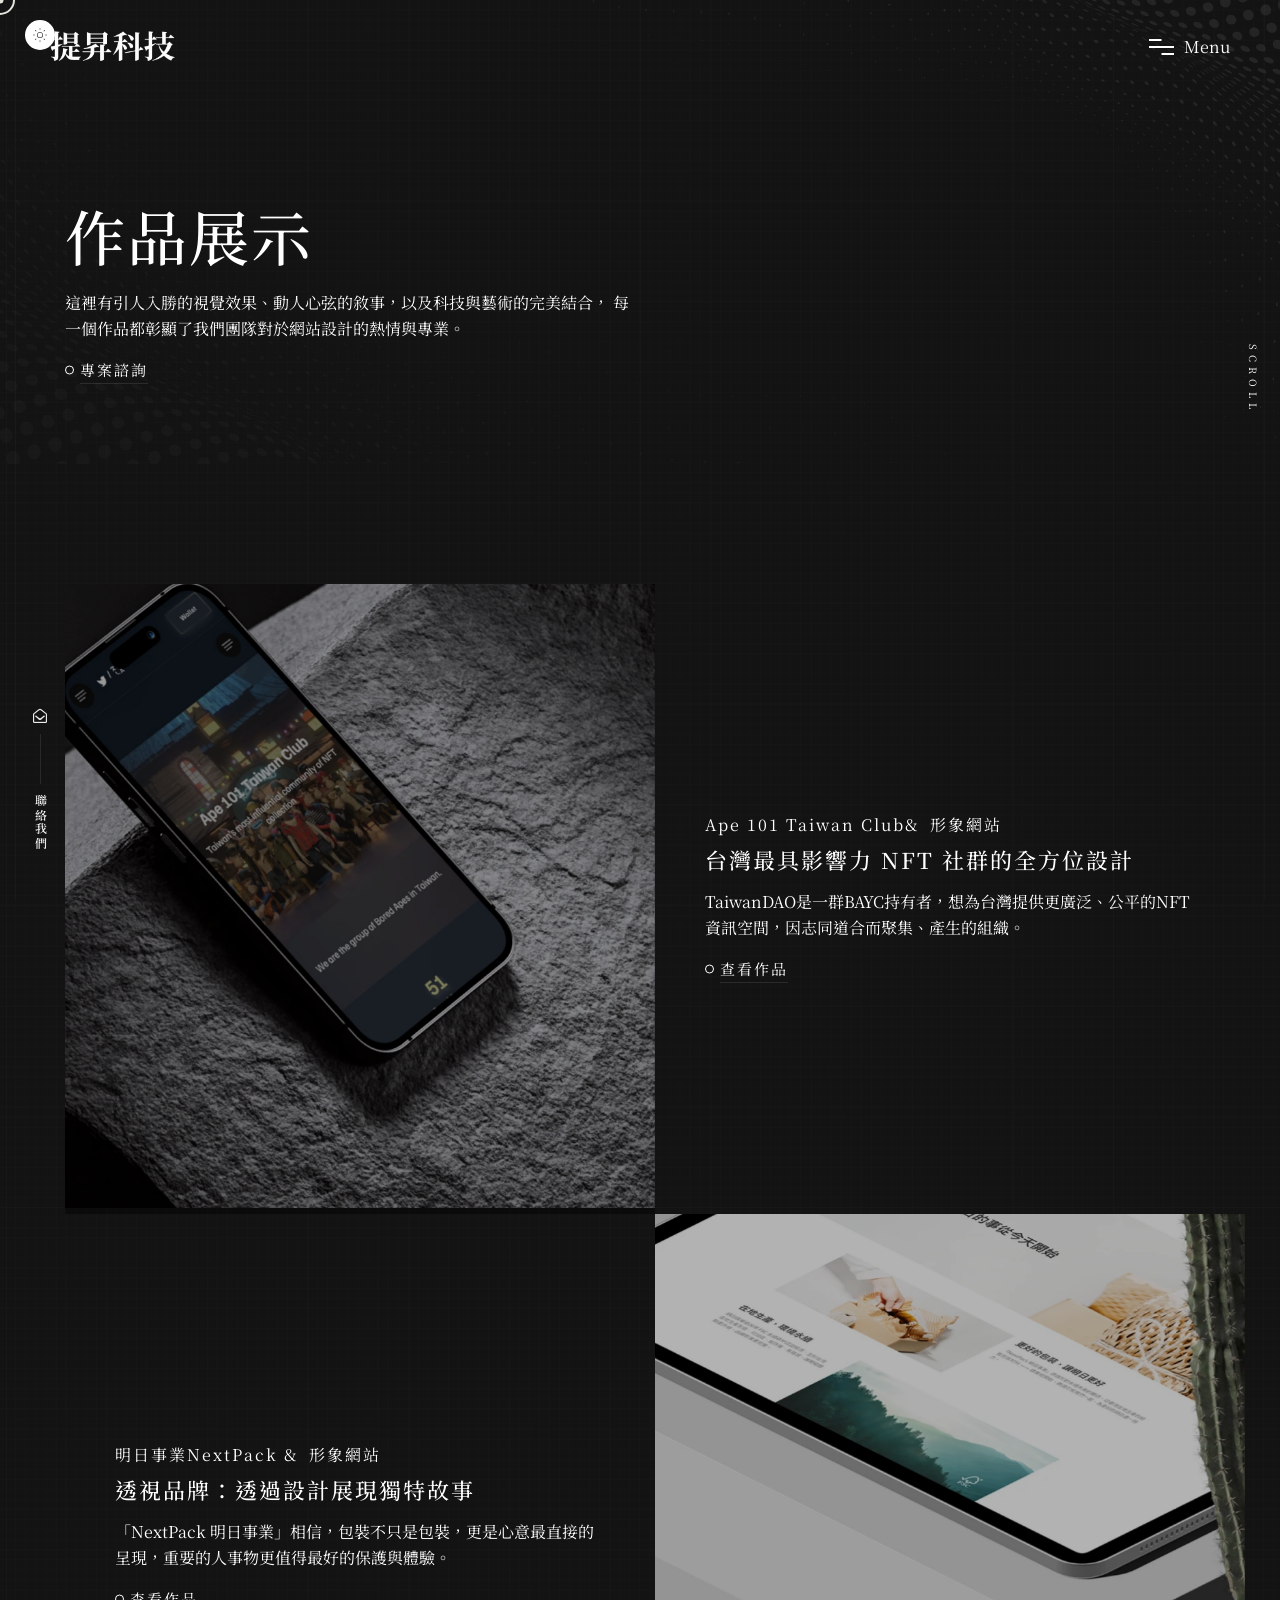
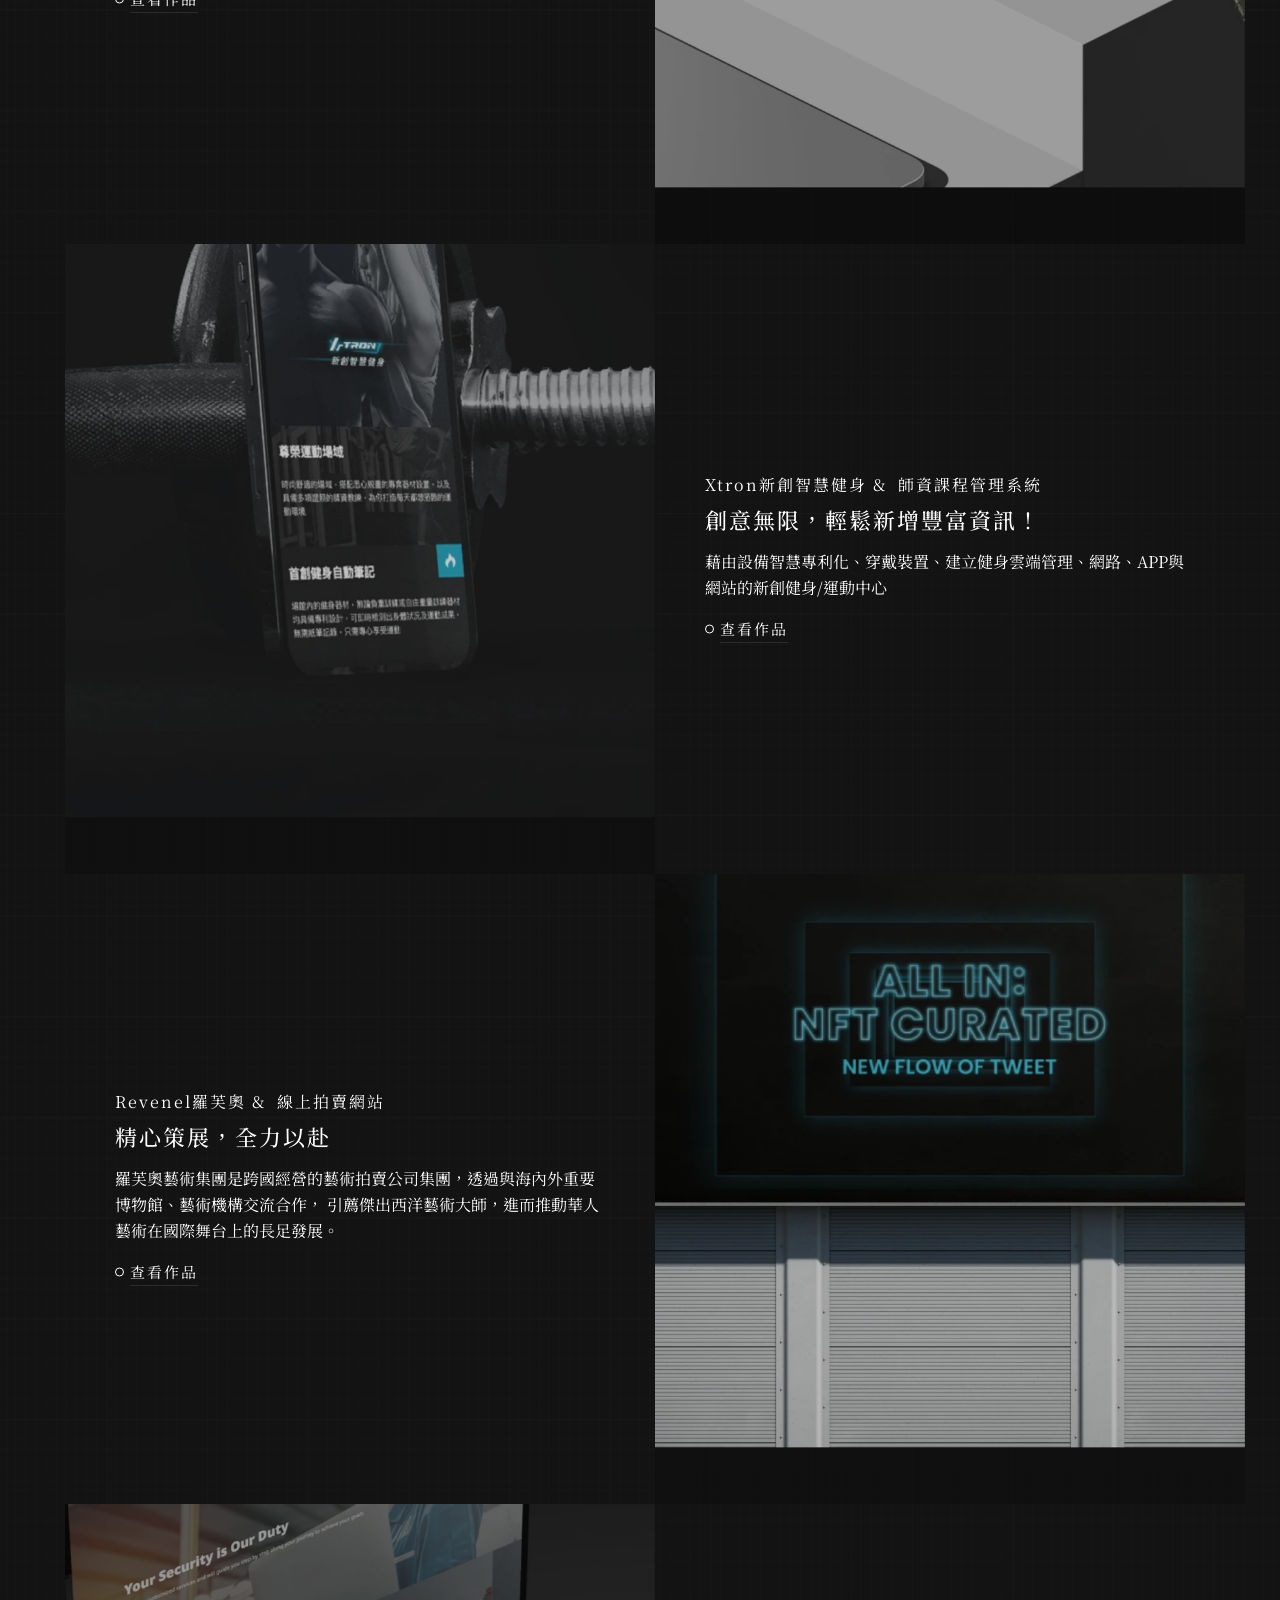
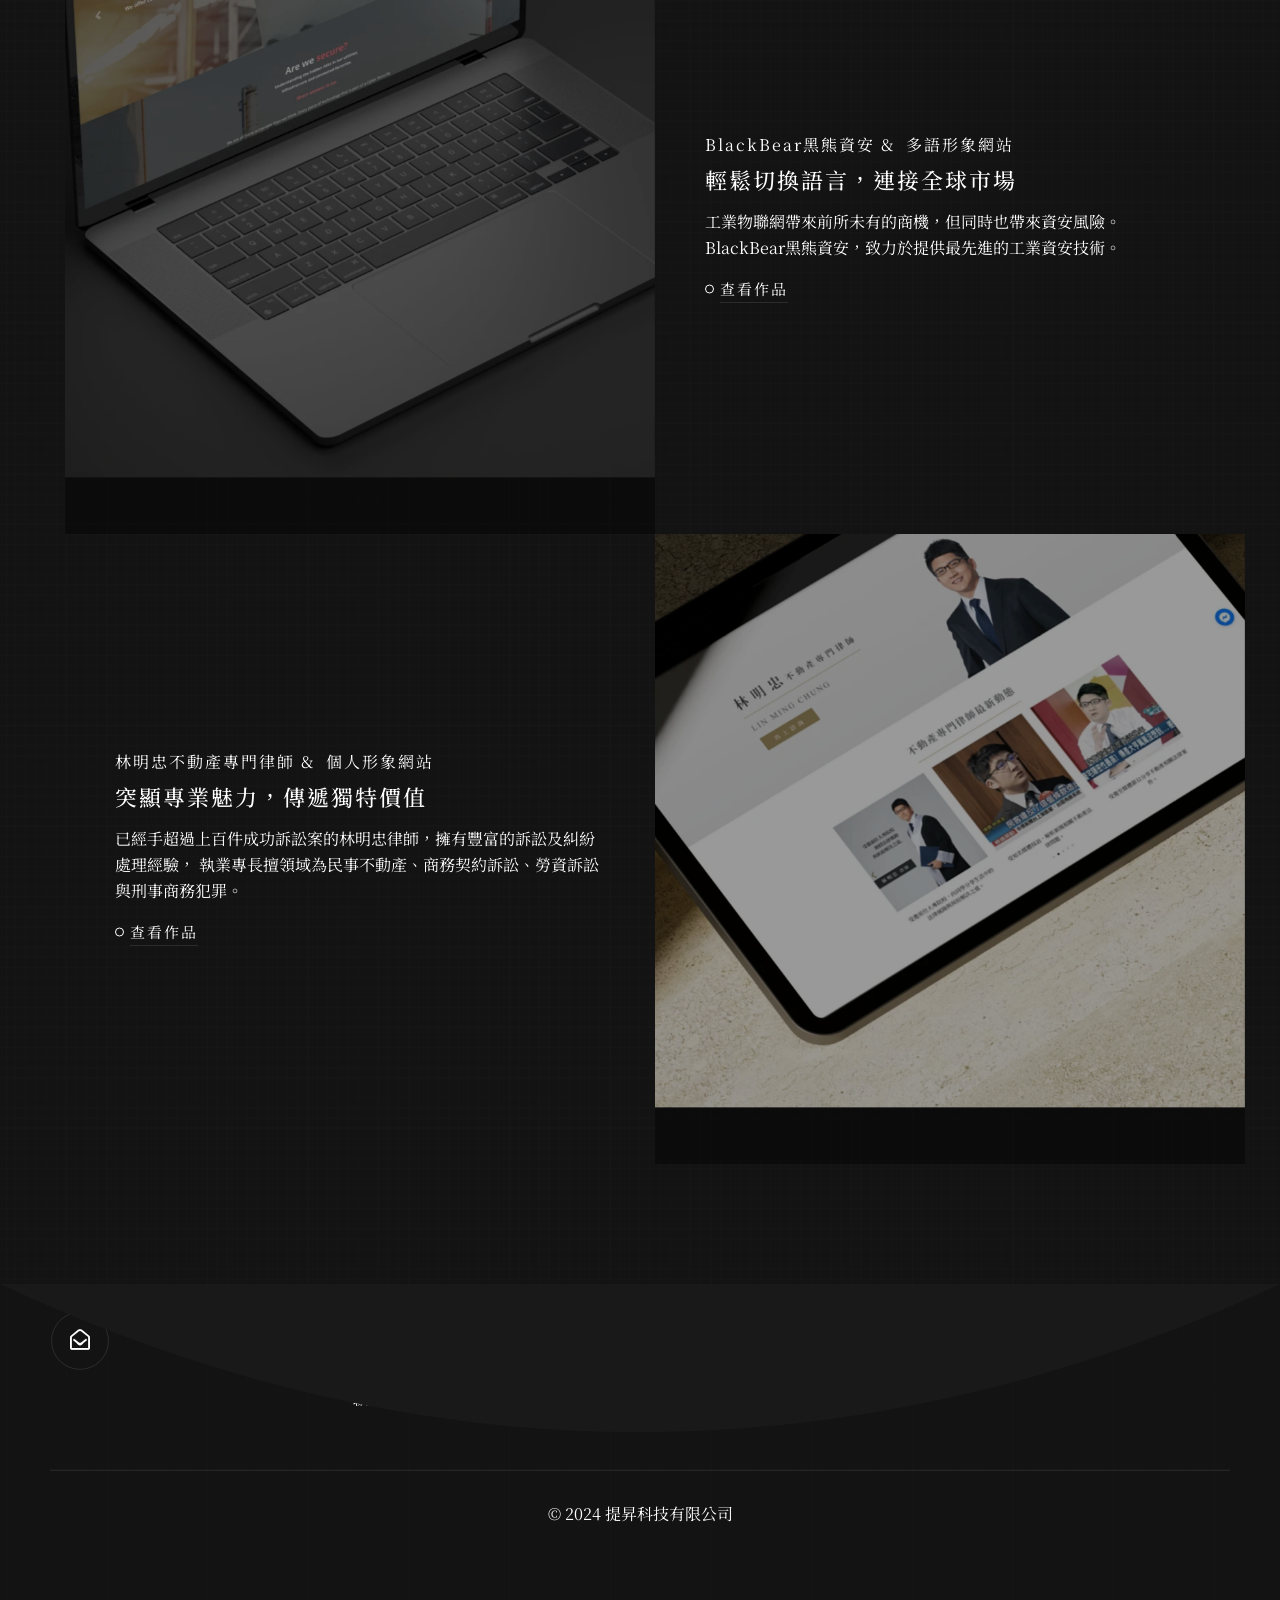
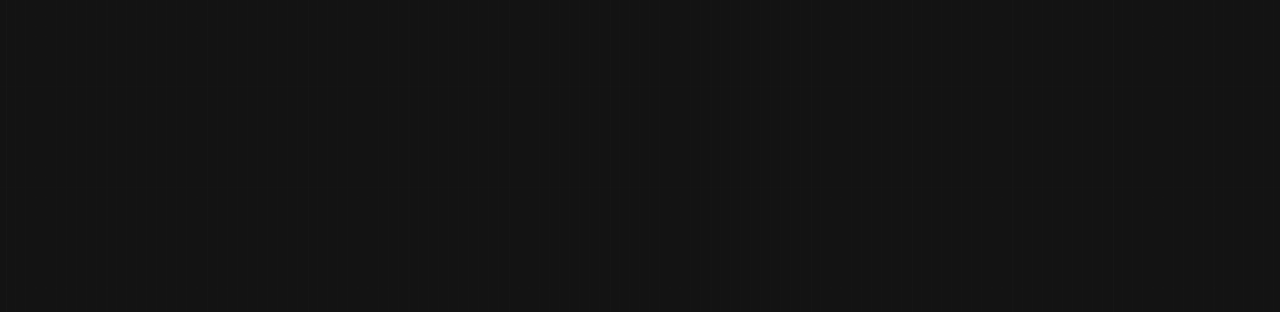
<file: portfolio.html>
<!doctype html>
<html class="no-js" lang="">

<head>
    <meta charset="utf-8">
    <meta name="description" content="">
    <meta name="viewport" content="width=device-width, initial-scale=1">

    <link rel="icon" href="assets/img/logo-32x32.png" sizes="32x32"/>
    <link rel="icon" href="assets/img/logo-192x192.png" sizes="192x192"/>

    <title>作品展示｜提昇科技</title>

    <link href="assets/css/plugins.css" rel="stylesheet"/>
    <link rel="stylesheet" href="assets/css/style.css">
    <!-- 載入字體 -->
    <link href="https://fonts.googleapis.com/css?family=Noto+Serif+TC:200,300,regular,500,600,700,900" rel="stylesheet" />
    
</head>

<body class="v-dark dsn-ajax dsn-cursor-effect bg-dots">

<div id="dsn_preloader" class="preloader">

    <div class="dsnload p-absolute">
        <span class="dsnload__row">
            <span class="dsnload__img">
            <img src="assets/img/logo-light.png" class="logo-dark" alt="提昇科技TimTech" decoding="async" loading="lazy"/>
            <img src="assets/img/logo.png" class="logo-light" alt="提昇科技TimTech" decoding="async" loading="lazy"/>
            </span>
        </span>
        <span class="dsnload__row dsnload__row--sibling">
            <span class="dsnload__img">
                 <img src="assets/img/logo-light.png" class="logo-dark" alt="提昇科技TimTech" decoding="async" loading="lazy"/>
            <img src="assets/img/logo.png" class="logo-light" alt="提昇科技TimTech" decoding="async" loading="lazy"/>
            </span>
        </span>
        <span class="dsnload__row dsnload__row--sibling">
            <span class="dsnload__img">
                <img src="assets/img/logo-light.png" class="logo-dark" alt="提昇科技TimTech" decoding="async" loading="lazy"/>
            <img src="assets/img/logo.png" class="logo-light" alt="提昇科技TimTech" decoding="async" loading="lazy"/>
            </span>
        </span>
        <span class="dsnload__row dsnload__row--sibling">
            <span class="dsnload__img">
               <img src="assets/img/logo-light.png" class="logo-dark" alt="提昇科技TimTech" decoding="async" loading="lazy"/>
            <img src="assets/img/logo.png" class="logo-light" alt="提昇科技TimTech" decoding="async" loading="lazy"/>
            </span>
        </span>


    </div>
    <svg width="100%" height="100%" viewBox="0 0 100 100" class="v-middle" preserveAspectRatio="xMinYMin meet"
         fill="none">
        <linearGradient id="linearColors" x1="0" y1="0" x2="1" y2="1">
            <stop offset="0%" stop-color="var(--theme-color)"></stop>
            <stop offset="50%" stop-color="var(--border-color)"></stop>
            <stop offset="100%" stop-color="var(--assistant-color)"></stop>
        </linearGradient>
        <path class="dsn-progress-path" d="M50,1 a49,49 0 0,1 0,98 a49,49 0 0,1 0,-98"/>
    </svg>
    <div class="loading-circle v-middle">
        <p class="loading-count v-middle">0</p>
    </div>

    <span class="loading-text text-uppercase mt-30 dsn-container">載入中...</span>
    <div class="bg-load background-section d-flex align-items-end">
        <svg class="dsn-separator-bottom dsn-icon-assistant-color" width="100%" height="100%" viewBox="0 0 100 10"
             preserveAspectRatio="none">
            <path class="path-anim separator__path" data-dsn-to="M 0 0 C 40 0 55 0 100 0 L 0 0 Z"
                  vector-effect="non-scaling-stroke" d="M 0 0 C 40 16 75 10 100 0 L 0 0 Z"></path>
        </svg>
    </div>

</div>

<main id="main_root" class="main-root">

    <!-- ========== Menu ========== -->
    <header id="site_menu_header" class="site-header  dsn-container d-none dsn-hamburger">
        <div class="main-logo">
            <a href="index.html" data-dsn-text="提昇科技" class="custom-logo-link main-brand effect-ajax" rel="home"
            aria-current="page">
                <img src="assets/img/logo-light.png" class="custom-logo logo-light" alt="提昇科技TimTech"/>
                <img src="assets/img/logo.png" class="custom-logo logo-dark" alt="提昇科技TimTech"/>
            </a>
        </div>
        <nav class="main-navigation ">
            <div class="menu-cover-title header-container dsn-container">MENU</div>
            <ul id="dsn-primary-list" class="primary-nav h2">
                <li class="nav-item has-sub-menu">
                    <a title="Home" href="index.html">
                        <span class="overflow ">首頁</span>
                    </a>
                </li>
                
                <li class="nav-item ">
                    <a title="About" href="about-us.html">
                        <span class="overflow">關於我們</span>
                    </a>
                </li>

                <li class="nav-item ">
                    <a title="Service" href="service.html" >
                        <span class="overflow">服務項目</span>
                    </a>
                </li>

                <li class="nav-item has-sub-menu">
                    <a title="Portfolio" href="portfolio.html">
                        <span class="overflow ">作品展示</span>
                    </a>
                </li>

                <!-- <li class="nav-item has-sub-menu">
                    <a title="News" href="news.html">
                        <span class="overflow ">最新消息</span>
                    </a>
                </li> -->

                <li class="nav-item ">
                    <a title="Contact" href="contact.html">
                        <span class="overflow">聯絡我們</span>
                    </a>
                </li>
            </ul>
            <div class="container-content  d-flex flex-column justify-content-center section-margin">
                <div class="nav__info">
                    <div class="nav-content">
                        <h5 class="sm-title-block mb-10">公司地址</h5>
                        臺中市西區大忠南街118號10F之2

                    </div>
                    <div class="nav-content mt-30">
                        <h5 class="sm-title-block mb-10">聯絡方式</h5>
                        <p class="links over-hidden mb-1">
                            <a class="link-hover d-block" href="tel:+886975307915" data-hover-text="+886 975307915">+886 975307915</a>
                        </p>
                        <p class="links over-hidden"><a class="link-hover" href="mailto:service@timtech.tw"
                                                        data-hover-text="service@timtech.tw">service@timtech.tw</a></p>

                    </div>
                </div>
            </div>
        </nav>
        <div id="navbar_toggle" class="navbar-toggle">
            <div class="toggle-icon">
                <div class="toggle-line"></div>
                <div class="toggle-line"></div>
                <div class="toggle-line"></div>
            </div>
            <div class="toggle-text">
                <div class="text-menu">Menu</div>
                <div class="text-open">Open</div>
                <div class="text-close">Close</div>
            </div>
        </div>
        <div class="bg-load background-main"></div>

        <svg width="100%" height="100%" viewBox="0 0 100 100" preserveAspectRatio="none"
            class="bg-load dsn-svg-transition">
            <path vector-effect="non-scaling-stroke" d="M 0 100 V 100 Q 50 100 100 100 V 100 z"/>
        </svg>

    </header>
    <!-- ========== End Menu ========== -->
    
    <!-- ========== Header Normal========== -->
    <header id="dsn_header" class="dsn-header-animation header-normal ">
        <div class="background-overlay bg-pattern p-absolute left-0 top-0 w-100 h-100"></div>

        <div class="entry-header p-relative over-hidden">

            <div id="hero_content"
                 class="d-flex p-relative h-100 dsn-hero-parallax-title container align-items-center pb-section ">
                <div class="content p-relative w-100">
                    <div class="intro-project w-100">
                        <div class="intro-title ">

                            <div id="hero_title" class="mt-20">
                                <h1 class="title text-upper">作品展示</h1>
                            </div>
                            <p class="mt-20 max-w570">
                                這裡有引人入勝的視覺效果、動人心弦的敘事，以及科技與藝術的完美結合，
                                每一個作品都彰顯了我們團隊對於網站設計的熱情與專業。
                            </p>
                            <div class="dsn-def-btn dsn-hover-icon dsn-icon-heading-color mt-20 d-flex">
                                <a class="dsn-btn dsn-border border-color-default  background-section effect-ajax has-icon-left"
                                   href="contact.html" data-dsn-text="專案諮詢">
                                    <span class="dsn-icon dsn-bg-before btn-icon-left heading-color z-index-1">
                                        <i class="fas fa-angle-right" aria-hidden="true"></i>
                                    </span>
                                    <span class="title-btn p-relative  z-index-1 ">專案諮詢</span>
                                </a>
                            </div>
                        </div>
                    </div>
                </div>
            </div>
        </div>
        <a href="#page_wrapper" rel="nofollow" class="dsn-scroll-bottom"
           data-dsn-option='{"ease": "power4.inOut" , "duration" : 1.5}'>
            <div class="text">SCROLL</div>
        </a>
    </header>
    <!-- ========== End Header Normal ========== -->

    <div id="page_wrapper" class="wrapper">

        <!-- ========== Portfolio ========== -->
        <div class="p-relative section-margin container">
            <div class="p-relative dsn-style-list dsn-image-odd box-image-parallax">
                <div class="root-posts has-filter">

                    <!-- <div class="dsn-filtering z-index-1 p-relative w-100 mb-50">
                        <div class="filtering-t">
                            <div class="filtering-wrap">
                                <h5 class="filter-title">
                                    最新設計作品 
                                </h5>
                                <div class="filtering">
                                    <button class="active" data-filter="*" type="button">
                                        全部
                                    </button>
                                    <button type="button" class="dsn-filter-category-production"
                                            data-filter=".production , .category-production">
                                        品牌形象
                                    </button>
                                    <button type="button" class="dsn-filter-category-photography"
                                            data-filter=".photography , .category-photography">
                                        系統串接
                                    </button>
                                    <button type="button" class="sm-title-block dsn-filter-category-creative"
                                            data-filter=".creative , .category-creative">電子商務
                                    </button>
                                </div>
                            </div>
                        </div>
                    </div> -->
                    <div class="dsn-posts dsn-post-type-list d-grid  dsn-isotope use-filter">

                        <article
                                class="dsn-item-post grid-item over-hidden p-relative box-hover-image w-100 production">
                            <div class="box-content d-flex ">
                                <a class="effect-ajax box-image-link bg-shadow" href="ape-101-taiwan-club.html"
                                   data-dsn-ajax="work" title="點擊查看">
                                    <div class="box-image-bg before-z-index dsn-swiper-parallax-transform"
                                         data-overlay="4">
                                        <img class="cover-bg-img" src="assets/img/portfolio/ape101/ape101-cover.webp"
                                             alt=""/>
                                    </div>
                                </a>
                                <div class="post-content dsn-bg p-relative z-index-1 d-flex flex-column">
                                    <div class="post-title-info">
                                        <div class="post-meta max-w750">
                                            <div class="p-relative d-inline-block dsn-category dsn-bg metas mb-10 entry-meta">
                                                <span data-separator="&">Ape 101 Taiwan Club</span>
                                                <span data-separator="&">形象網站</span>
                                            </div>
                                        </div>
                                        <h2 class="post-title title-block">
                                            <a href="ape-101-taiwan-club.html" class="effect-ajax"
                                               data-dsn-ajax="work">
                                               台灣最具影響力 NFT 社群的全方位設計
                                            </a>
                                        </h2>
                                        <p class="section_description mt-15 max-w570 ">
                                            TaiwanDAO是一群BAYC持有者，想為台灣提供更廣泛、公平的NFT資訊空間，因志同道合而聚集、產生的組織。
                                        </p>
                                    </div>

                                    <div class="post-description-info ">
                                        <div class="d-flex mt-20 dsn-def-btn dsn-hover-icon">
                                            <a href="ape-101-taiwan-club.html"
                                               class="effect-ajax dsn-btn dsn-border border-color-default background-section has-icon-left"
                                               data-dsn-ajax="work">
                                                            <span class="dsn-icon dsn-bg-before btn-icon-left heading-color z-index-1">
                                                                <i class="fas fa-angle-right"></i>
                                                            </span>
                                                <span class="title-btn p-relative  z-index-1 heading-color">
                                                                查看作品
                                                            </span>
                                            </a>
                                        </div>
                                    </div>

                                </div>
                            </div>


                        </article>
                        <article
                                class="dsn-item-post grid-item over-hidden p-relative box-hover-image w-100 production photography">
                            <div class="box-content d-flex ">
                                <a class="effect-ajax box-image-link bg-shadow" href="nextpack.html"
                                   data-dsn-ajax="work" title="點擊查看">
                                    <div class="box-image-bg before-z-index dsn-swiper-parallax-transform"
                                         data-overlay="3">
                                        <img class="cover-bg-img" src="assets/img/portfolio/nextpack/nextpack-cover.webp"
                                             alt=""/>
                                    </div>
                                </a>
                                <div class="post-content dsn-bg p-relative z-index-1 d-flex flex-column">
                                    <div class="post-title-info">
                                        <div class="post-meta max-w750">
                                            <div class="p-relative d-inline-block dsn-category dsn-bg metas mb-10 entry-meta">
                                                <span data-separator=" & ">明日事業NextPack</span>
                                                <span data-separator=" & ">形象網站</span>
                                            </div>
                                        </div>
                                        <h2 class="post-title title-block">
                                            <a href="nextpack.html" class="effect-ajax"
                                               data-dsn-ajax="work">
                                               透視品牌：透過設計展現獨特故事
                                            </a>
                                        </h2>
                                        <p class="section_description mt-15 max-w570 ">
                                            「NextPack 明日事業」相信，包裝不只是包裝，更是心意最直接的呈現，重要的人事物更值得最好的保護與體驗。
                                        </p>
                                    </div>

                                    <div class="post-description-info ">
                                        <div class="d-flex mt-20 dsn-def-btn dsn-hover-icon">
                                            <a href="nextpack.html"
                                               class="effect-ajax dsn-btn dsn-border border-color-default background-section has-icon-left"
                                               data-dsn-ajax="work">
                                                            <span class="dsn-icon dsn-bg-before btn-icon-left heading-color z-index-1">
                                                                <i class="fas fa-angle-right"></i>
                                                            </span>
                                                <span class="title-btn p-relative  z-index-1 heading-color">
                                                                查看作品
                                                            </span>
                                            </a>
                                        </div>
                                    </div>

                                </div>
                            </div>


                        </article>
                        <article
                                class="dsn-item-post grid-item over-hidden p-relative box-hover-image w-100 production">
                            <div class="box-content d-flex ">
                                <a class="effect-ajax box-image-link bg-shadow" href="xtron.html"
                                   data-dsn-ajax="work" title="點擊查看">
                                    <div class="box-image-bg before-z-index dsn-swiper-parallax-transform"
                                         data-overlay="2">
                                        <img class="cover-bg-img" src="assets/img/portfolio/xtron/xtron-cover.webp"
                                             alt=""/>
                                    </div>
                                </a>
                                <div class="post-content dsn-bg p-relative z-index-1 d-flex flex-column">
                                    <div class="post-title-info">
                                        <div class="post-meta max-w750">
                                            <div class="p-relative d-inline-block dsn-category dsn-bg metas mb-10 entry-meta">
                                                <span data-separator=" & ">Xtron新創智慧健身</span>
                                                <span data-separator=" & ">師資課程管理系統</span>
                                            </div>
                                        </div>
                                        <h2 class="post-title title-block">
                                            <a href="xtron.html" class="effect-ajax"
                                               data-dsn-ajax="work">
                                               創意無限，輕鬆新增豐富資訊！
                                            </a>
                                        </h2>
                                        <p class="section_description mt-15 max-w570 ">
                                            藉由設備智慧專利化、穿戴裝置、建立健身雲端管理、網路、APP與網站的新創健身/運動中心
                                        </p>
                                    </div>

                                    <div class="post-description-info ">
                                        <div class="d-flex mt-20 dsn-def-btn dsn-hover-icon">
                                            <a href="xtron.html"
                                               class="effect-ajax dsn-btn dsn-border border-color-default background-section has-icon-left"
                                               data-dsn-ajax="work">
                                                            <span class="dsn-icon dsn-bg-before btn-icon-left heading-color z-index-1">
                                                                <i class="fas fa-angle-right"></i>
                                                            </span>
                                                <span class="title-btn p-relative  z-index-1 heading-color">
                                                                查看作品
                                                            </span>
                                            </a>
                                        </div>
                                    </div>

                                </div>
                            </div>


                        </article>
                        <article
                                class="dsn-item-post grid-item over-hidden p-relative box-hover-image w-100 production photography">
                            <div class="box-content d-flex ">
                                <a class="effect-ajax box-image-link bg-shadow" href="revenel.html"
                                   data-dsn-ajax="work" title="點擊查看">
                                    <div class="box-image-bg before-z-index dsn-swiper-parallax-transform"
                                         data-overlay="2">
                                        <img class="cover-bg-img" src="assets/img/portfolio/revenel/revenel-cover.webp"
                                             alt=""/>
                                    </div>
                                </a>
                                <div class="post-content dsn-bg p-relative z-index-1 d-flex flex-column">
                                    <div class="post-title-info">
                                        <div class="post-meta max-w750">
                                            <div class="p-relative d-inline-block dsn-category dsn-bg metas mb-10 entry-meta">
                                                <span data-separator=" & ">Revenel羅芙奧</span>
                                                <span data-separator=" & ">線上拍賣網站</span>
                                            </div>
                                        </div>
                                        <h2 class="post-title title-block">
                                            <a href="revenel.html" class="effect-ajax"
                                               data-dsn-ajax="work">
                                               精心策展，全力以赴
                                            </a>
                                        </h2>
                                        <p class="section_description mt-15 max-w570 ">
                                            羅芙奧藝術集團是跨國經營的藝術拍賣公司集團，透過與海內外重要博物館、藝術機構交流合作，
                                            引薦傑出西洋藝術大師，進而推動華人藝術在國際舞台上的長足發展。
                                        </p>
                                    </div>

                                    <div class="post-description-info ">
                                        <div class="d-flex mt-20 dsn-def-btn dsn-hover-icon">
                                            <a href="revenel.html"
                                               class="effect-ajax dsn-btn dsn-border border-color-default background-section has-icon-left"
                                               data-dsn-ajax="work">
                                                            <span class="dsn-icon dsn-bg-before btn-icon-left heading-color z-index-1">
                                                                <i class="fas fa-angle-right"></i>
                                                            </span>
                                                <span class="title-btn p-relative  z-index-1 heading-color">
                                                                查看作品
                                                            </span>
                                            </a>
                                        </div>
                                    </div>

                                </div>
                            </div>


                        </article>
                        <article
                                class="dsn-item-post grid-item over-hidden p-relative box-hover-image w-100 photography">
                            <div class="box-content d-flex ">
                                <a class="effect-ajax box-image-link bg-shadow" href="blackbear.html"
                                   data-dsn-ajax="work" title="點擊查看">
                                    <div class="box-image-bg before-z-index dsn-swiper-parallax-transform"
                                         data-overlay="4">
                                        <img class="cover-bg-img" src="assets/img/portfolio/blakebear/blackBear-cover.webp"
                                             alt=""/>
                                    </div>
                                </a>
                                <div class="post-content dsn-bg p-relative z-index-1 d-flex flex-column">
                                    <div class="post-title-info">
                                        <div class="post-meta max-w750">
                                            <div class="p-relative d-inline-block dsn-category dsn-bg metas mb-10 entry-meta">
                                                <span data-separator=" & ">BlackBear黑熊資安</span>
                                                <span data-separator=" & ">多語形象網站</span>
                                            </div>
                                        </div>
                                        <h2 class="post-title title-block">
                                            <a href="blackbear.html" class="effect-ajax"
                                               data-dsn-ajax="work">
                                               輕鬆切換語言，連接全球市場
                                            </a>
                                        </h2>
                                        <p class="section_description mt-15 max-w570 ">
                                            工業物聯網帶來前所未有的商機，但同時也帶來資安風險。 
                                            BlackBear黑熊資安，致力於提供最先進的工業資安技術。
                                        </p>
                                    </div>

                                    <div class="post-description-info ">
                                        <div class="d-flex mt-20 dsn-def-btn dsn-hover-icon">
                                            <a href="blackbear.html"
                                               class="effect-ajax dsn-btn dsn-border border-color-default background-section has-icon-left"
                                               data-dsn-ajax="work">
                                                            <span class="dsn-icon dsn-bg-before btn-icon-left heading-color z-index-1">
                                                                <i class="fas fa-angle-right"></i>
                                                            </span>
                                                <span class="title-btn p-relative  z-index-1 heading-color">
                                                                查看作品
                                                            </span>
                                            </a>
                                        </div>
                                    </div>

                                </div>
                            </div>


                        </article>
                        <article
                                class="dsn-item-post grid-item over-hidden p-relative box-hover-image w-100 photography">
                            <div class="box-content d-flex ">
                                <a class="effect-ajax box-image-link bg-shadow" href="masterlaw.html"
                                   data-dsn-ajax="work" title="點擊查看">
                                    <div class="box-image-bg before-z-index dsn-swiper-parallax-transform"
                                         data-overlay="4">
                                        <img class="cover-bg-img" src="assets/img/portfolio/masterlaw/masterlaw-cover.webp"
                                             alt=""/>
                                    </div>
                                </a>
                                <div class="post-content dsn-bg p-relative z-index-1 d-flex flex-column">
                                    <div class="post-title-info">
                                        <div class="post-meta max-w750">
                                            <div class="p-relative d-inline-block dsn-category dsn-bg metas mb-10 entry-meta">
                                                <span data-separator=" & ">林明忠不動產專門律師</span>
                                                <span data-separator=" & ">個人形象網站</span>
                                            </div>
                                        </div>
                                        <h2 class="post-title title-block">
                                            <a href="masterlaw.html" class="effect-ajax"
                                               data-dsn-ajax="work">
                                               突顯專業魅力，傳遞獨特價值
                                            </a>
                                        </h2>
                                        <p class="section_description mt-15 max-w570 ">
                                            已經手超過上百件成功訴訟案的林明忠律師，擁有豐富的訴訟及糾紛處理經驗， 
                                            執業專長擅領域為民事不動產、商務契約訴訟、勞資訴訟與刑事商務犯罪。
                                        </p>
                                    </div>

                                    <div class="post-description-info ">
                                        <div class="d-flex mt-20 dsn-def-btn dsn-hover-icon">
                                            <a href="masterlaw.html"
                                               class="effect-ajax dsn-btn dsn-border border-color-default background-section has-icon-left"
                                               data-dsn-ajax="work">
                                                            <span class="dsn-icon dsn-bg-before btn-icon-left heading-color z-index-1">
                                                                <i class="fas fa-angle-right"></i>
                                                            </span>
                                                <span class="title-btn p-relative  z-index-1 heading-color">
                                                                查看作品
                                                            </span>
                                            </a>
                                        </div>
                                    </div>

                                </div>
                            </div>


                        </article>

                    </div>
                </div>
            </div>
        </div>
        <!-- ========== End Portfolio ========== -->

        <!-- ========== Footer ========== -->
        <footer id="dsn_footer" class="dsn-footer p-relative footer-animate svg-animate background-main">
            <svg class="dsn-separator dsn-separator-up  dsn-icon-assistant-color" width="100%" height="100%"
                 viewBox="0 0 100 10" preserveAspectRatio="none">
                <path class="path-anim separator__path" data-dsn-to="M 0 0 C 40 0 55 0 100 0 L 0 0 Z"
                      vector-effect="non-scaling-stroke" d="M 0 0 C 40 16 75 10 100 0 L 0 0 Z"></path>
            </svg>
            <div class="footer-content p-relative mt-section">

                <div class="text-center container">
                    <h2 class="title-h2 ">
                        <span class="d-block"><b><i>透過網站，將想法變成現實</i></b></span>
                    </h2>
                    <div class="dsn-icon-heading-color dsn-def-btn d-flex justify-content-center mt-30">
                        <a class="dsn-btn dsn-border border-color-default  background-section  effect-ajax has-icon-left"
                           href="contact.html" data-dsn-text="專案詢問">
                    <span class="dsn-icon dsn-bg-before btn-icon-left heading-color z-index-1">
                        <i class="fas fa-angle-right" aria-hidden="true"></i>
                    </span>
                            <span class="title-btn p-relative  z-index-1 ">專案詢問</span>
                        </a>
                    </div>

                </div>
                <div class="dsn-container pt-60">
                    <div class="d-grid grid-lg-4 grid-md-2 ">
                        <div class="grid-col-1">
                            <div class="dsn-logo main-logo">
                                <div class="main-logo">
                                    <a href="index.html" data-dsn-text="提昇科技"
                                       class="custom-logo-link main-brand effect-ajax" rel="home">
                                        <img class="custom-logo logo-light" src="assets/img/logo-light.png"
                                             alt="提昇科技TimTech"/>
                                        <img class="custom-logo logo-dark" src="assets/img/logo.png"
                                             alt="提昇科技TimTech"/>
                                    </a>
                                </div>
                            </div>
                            <ul class="dsn-socials box-social mt-20 dsn-icon-heading-color">
                                <li><a href="mailto:service@timtech.tw" target="_blank" rel="nofollow"
                                       class="init-color move-circle border-color-default" data-dsn="parallax"><span
                                        class="dsn-icon"><i class="far fa-envelope-open"></i> <span>Email</span></a>
                                </li>
                            </ul>
                        </div>
                        <div class="grid-col-2">
                            <h4 class="subtitle p-relative line-shape  line-shape-after "><span
                                    class="background-revere ">網站導航</span>
                            </h4>
                            <div class="menu-footer-menu-container">
                                <ul id="menu-footer-menu" class="menu">
                                    <li class="menu-item">
                                        <a href="index.html" class="effect-ajax">首頁</a>
                                    </li>
                                    <li class="menu-item">
                                        <a href="about-us.html" class="effect-ajax">關於我們</a>
                                    </li>
                                    <li class="menu-item">
                                        <a href="service.html" class="effect-ajax">服務項目</a>
                                    </li>
                                    <li class="menu-item">
                                        <a href="portfolio.html" class="effect-ajax">作品展示</a>
                                    </li>
                                    <!-- <li class="menu-item">
                                        <a href="news.html" class="effect-ajax">最新消息</a>
                                    </li> -->
                                    <li class="menu-item">
                                        <a href="contact.html" class="effect-ajax">聯絡我們</a>
                                    </li>

                                </ul>
                            </div>
                        </div>
                        <div class="grid-col-3">
                            <h4 class="subtitle p-relative line-shape  line-shape-after "><span
                                    class="background-revere ">聯絡方式</span>
                            </h4>

                            <div class="col-contact">
                                <p><strong>T</strong> : +886 975307915</p>
                                <p class="over-hidden mt-10">
                                    <strong>E</strong> : <a class="link-hover" href="mailto:service@timtech.tw"
                                                            data-hover-text="service@timtech.tw">service@timtech.tw</a>
                                </p>
                            </div>

                        </div>
                        <div class="grid-col-4">
                            <h4 class="subtitle p-relative line-shape  line-shape-after "><span
                                    class="background-revere ">公司地址</span>
                            </h4>
                            <div class="col-address">
                                <p>
                                    臺中市西區大忠南街118號10F之2
                                </p>
                            </div>
                        </div>
                    </div>
                    <div class="footer-bottom mt-60 pt-30 border-top pb-30 text-center">
                        <p class="over-hidden">
                            © 2024 提昇科技有限公司
                        </p>
                    </div>
                </div>


            </div>
        </footer>
        <!-- ========== End Footer ========== -->
    </div>
</main>

<!-- ========== Cursor ========== -->
<div id="dsn_cursor" class="ball"></div>
<div id="dsn_cursor_inner" class="ball"></div>
<!-- ========== End Cursor ========== -->


<!-- ==========  Social ========== -->
<div class="social-side d-flex align-items-center flex-column justify-content-center">

    <ul class="socials d-flex flex-column-reverse">
        <li style="--dsn-index-animate : 0;">
            <a href="mailto:service@timtech.tw" target="_blank" rel="nofollow">
                <i class="far fa-envelope-open" aria-hidden="true"></i> <span>Email</span>
            </a>
        </li>
    </ul>
    <div class="icon">聯絡我們</div>
</div>
<!-- ========== End Social ========== -->

<!-- ========== Style Option Page ========== -->
<div id="dsn_box_options" class="day-night">
    <div class="night active" data-dsn-theme="dark">
        <svg width="48" height="48" viewBox="0 0 48 48">
            <rect x="12.3" y="23.5" width="2.6" height="1"></rect>
            <rect x="16.1" y="15.3" transform="matrix(0.7071 -0.7071 0.7071 0.7071 -6.8871 16.5732)" width="1"
                  height="2.6"></rect>
            <rect x="23.5" y="12.3" width="1" height="2.6"></rect>
            <rect x="30.1" y="16.1" transform="matrix(0.7071 -0.7071 0.7071 0.7071 -2.5145 27.0538)" width="2.6"
                  height="1"></rect>
            <rect x="33.1" y="23.5" width="2.6" height="1"></rect>
            <rect x="30.9" y="30.1" transform="matrix(0.7071 -0.7071 0.7071 0.7071 -12.9952 31.4264)" width="1"
                  height="2.6"></rect>
            <rect x="23.5" y="33.1" width="1" height="2.6"></rect>
            <rect x="15.3" y="30.9" transform="matrix(0.7071 -0.7071 0.7071 0.7071 -17.3677 20.9457)" width="2.6"
                  height="1"></rect>
            <path
                    d="M24,18.7c-2.9,0-5.3,2.4-5.3,5.3s2.4,5.3,5.3,5.3s5.3-2.4,5.3-5.3S26.9,18.7,24,18.7z M24,28.3c-2.4,0-4.3-1.9-4.3-4.3s1.9-4.3,4.3-4.3s4.3,1.9,4.3,4.3S26.4,28.3,24,28.3z">
            </path>
        </svg>

    </div>
    <div class="moon" data-dsn-theme="night">
        <svg width="48" height="48" viewBox="0 0 48 48">
            <path
                    d="M24,33.9c-5.4,0-9.9-4.4-9.9-9.9c0-4.3,2.7-8,6.8-9.4l0.8-0.3l-0.1,0.9c-0.2,0.6-0.2,1.3-0.2,1.9c0,5.2,4.3,9.5,9.5,9.5c0.6,0,1.3-0.1,1.9-0.2l0.8-0.2L33.3,27C32,31.1,28.3,33.9,24,33.9z M20.4,15.9c-3.2,1.4-5.3,4.5-5.3,8.1c0,4.9,4,8.9,8.9,8.9c3.6,0,6.7-2.1,8.1-5.3c-0.4,0-0.8,0.1-1.3,0.1c-5.8,0-10.5-4.7-10.5-10.5C20.4,16.7,20.4,16.3,20.4,15.9z">
            </path>
        </svg>
    </div>
</div>
<!-- ========== End Style Option Page ========== -->

<!-- ========== Line BG ========== -->
<div id="line_head"><span class="container"></span></div>
<!-- ========== End Line BG ========== -->

<script src="assets/js/jquery-3.1.1.min.js"></script>
<script src="assets/js/plugins.min.js"></script>
<script src="assets/js/plugins/dsn-grid.min.js"></script>
<script src="assets/js/custom.js"></script>

</body>

</html>
</file>
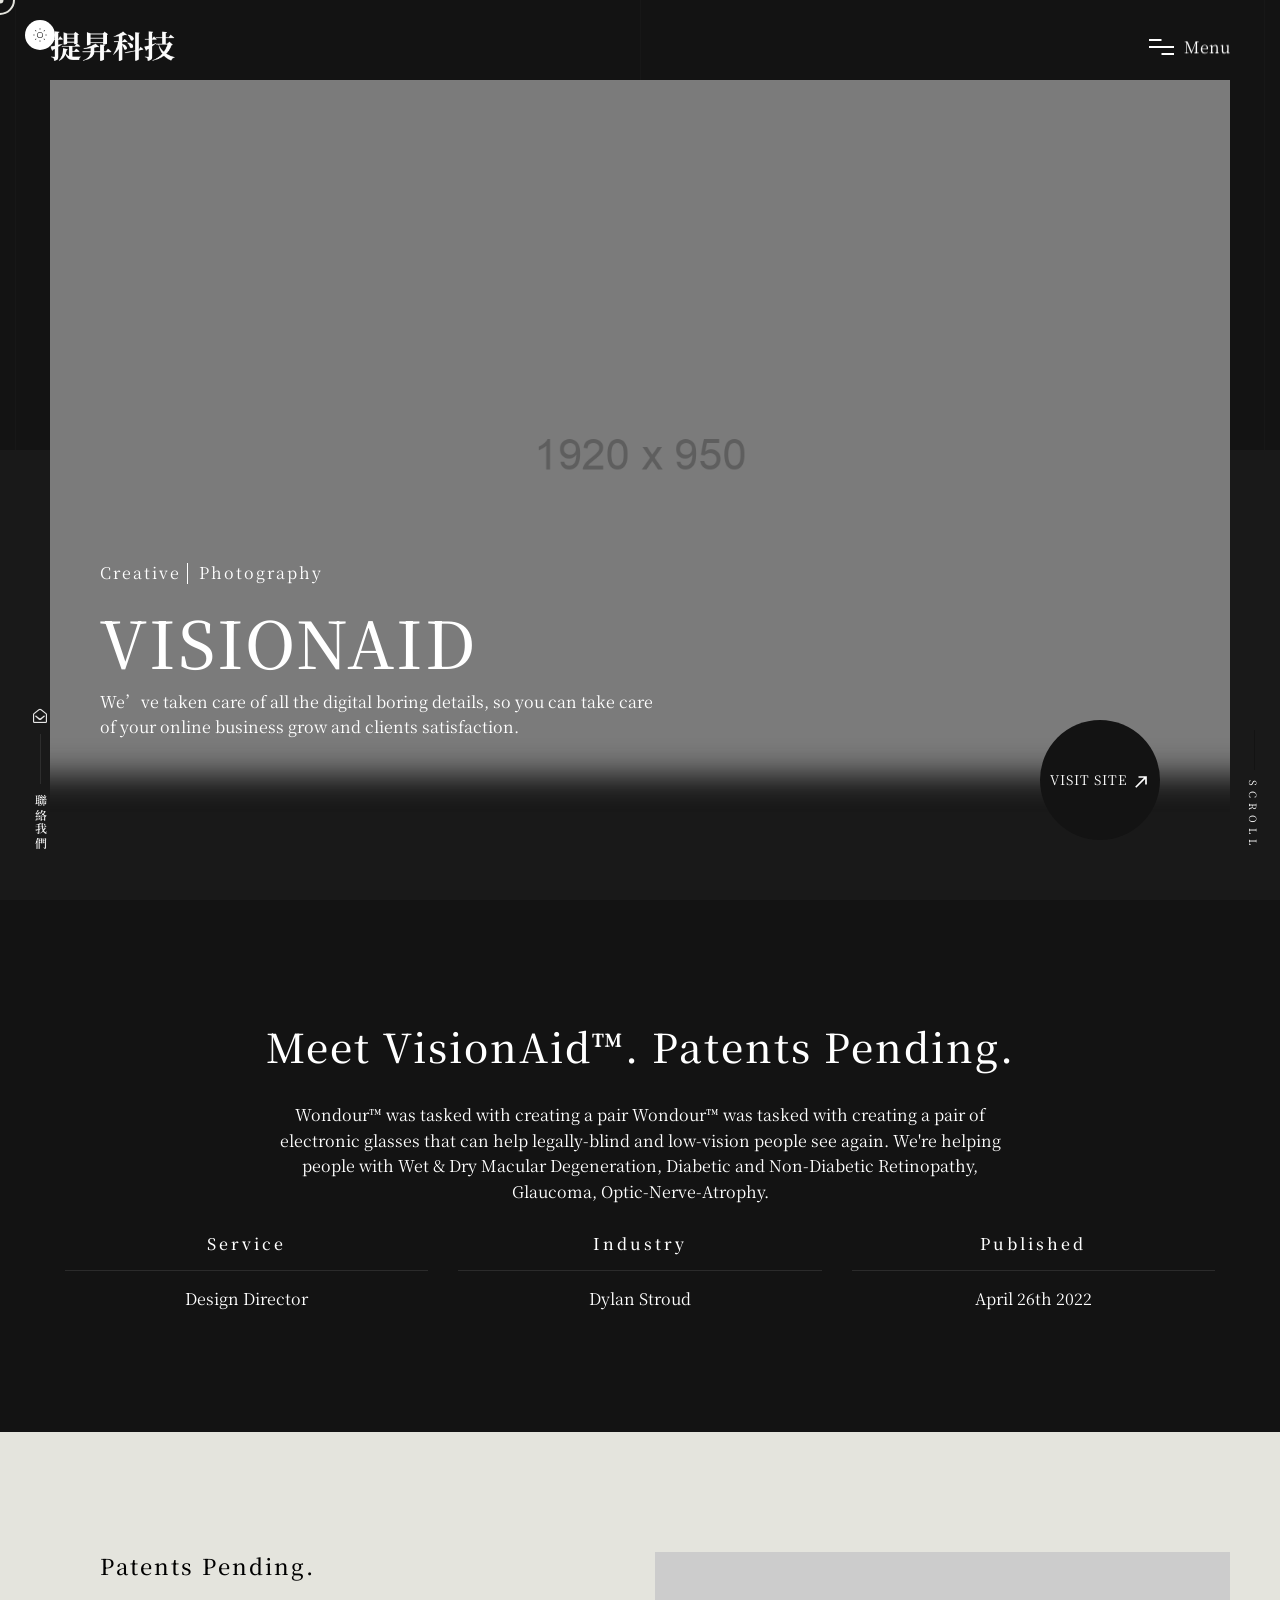
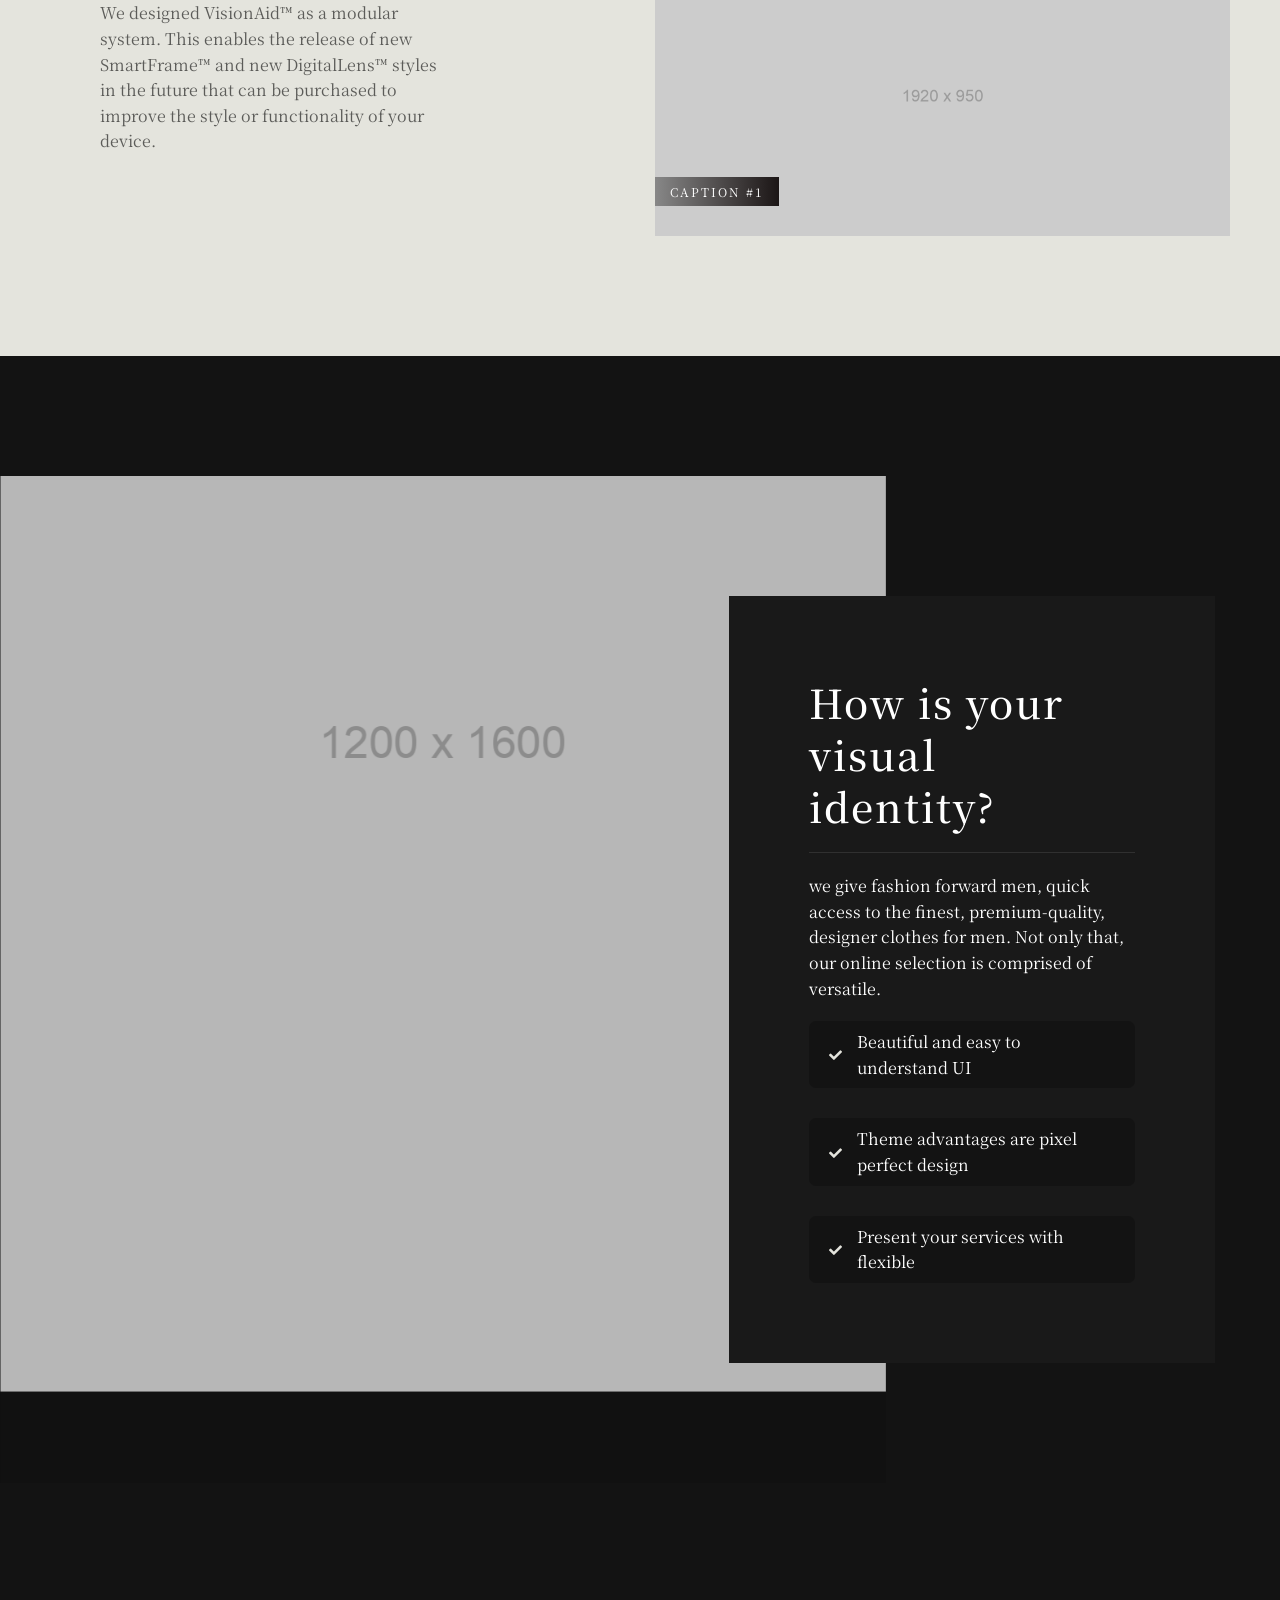
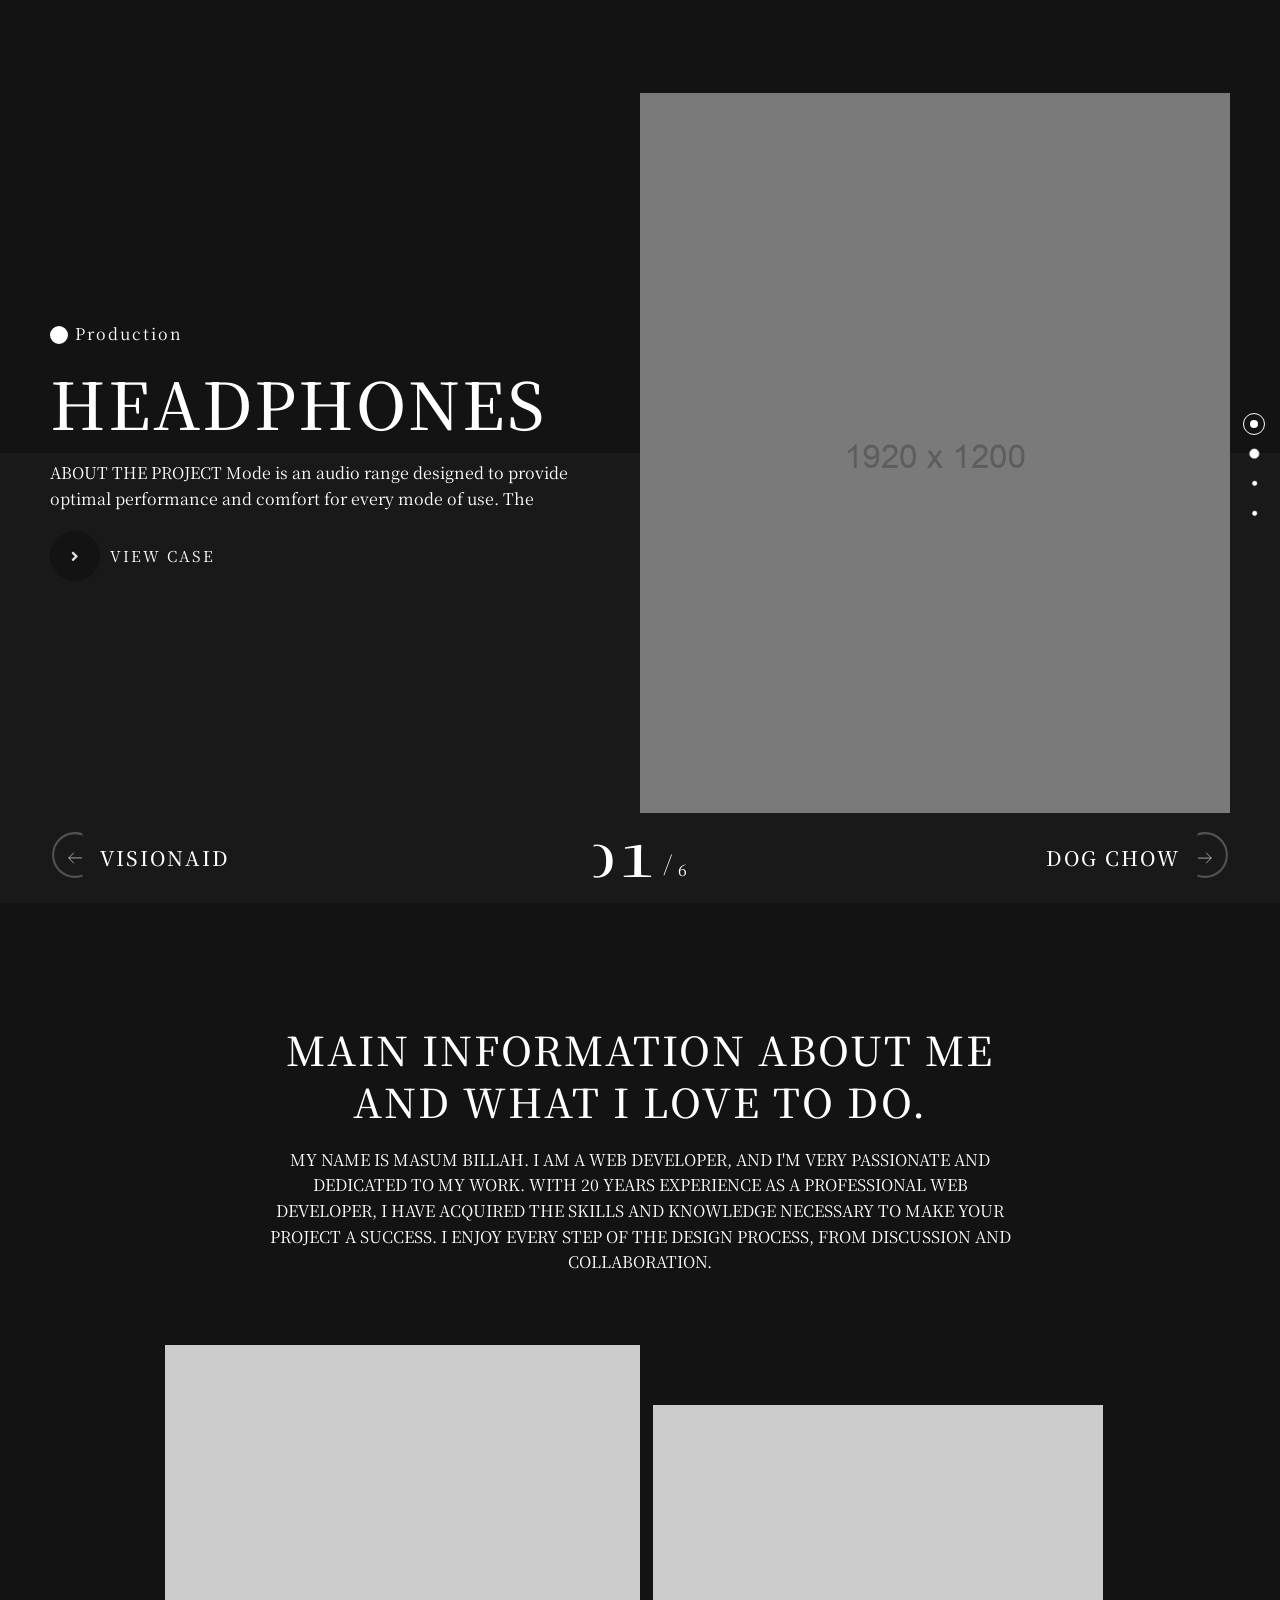
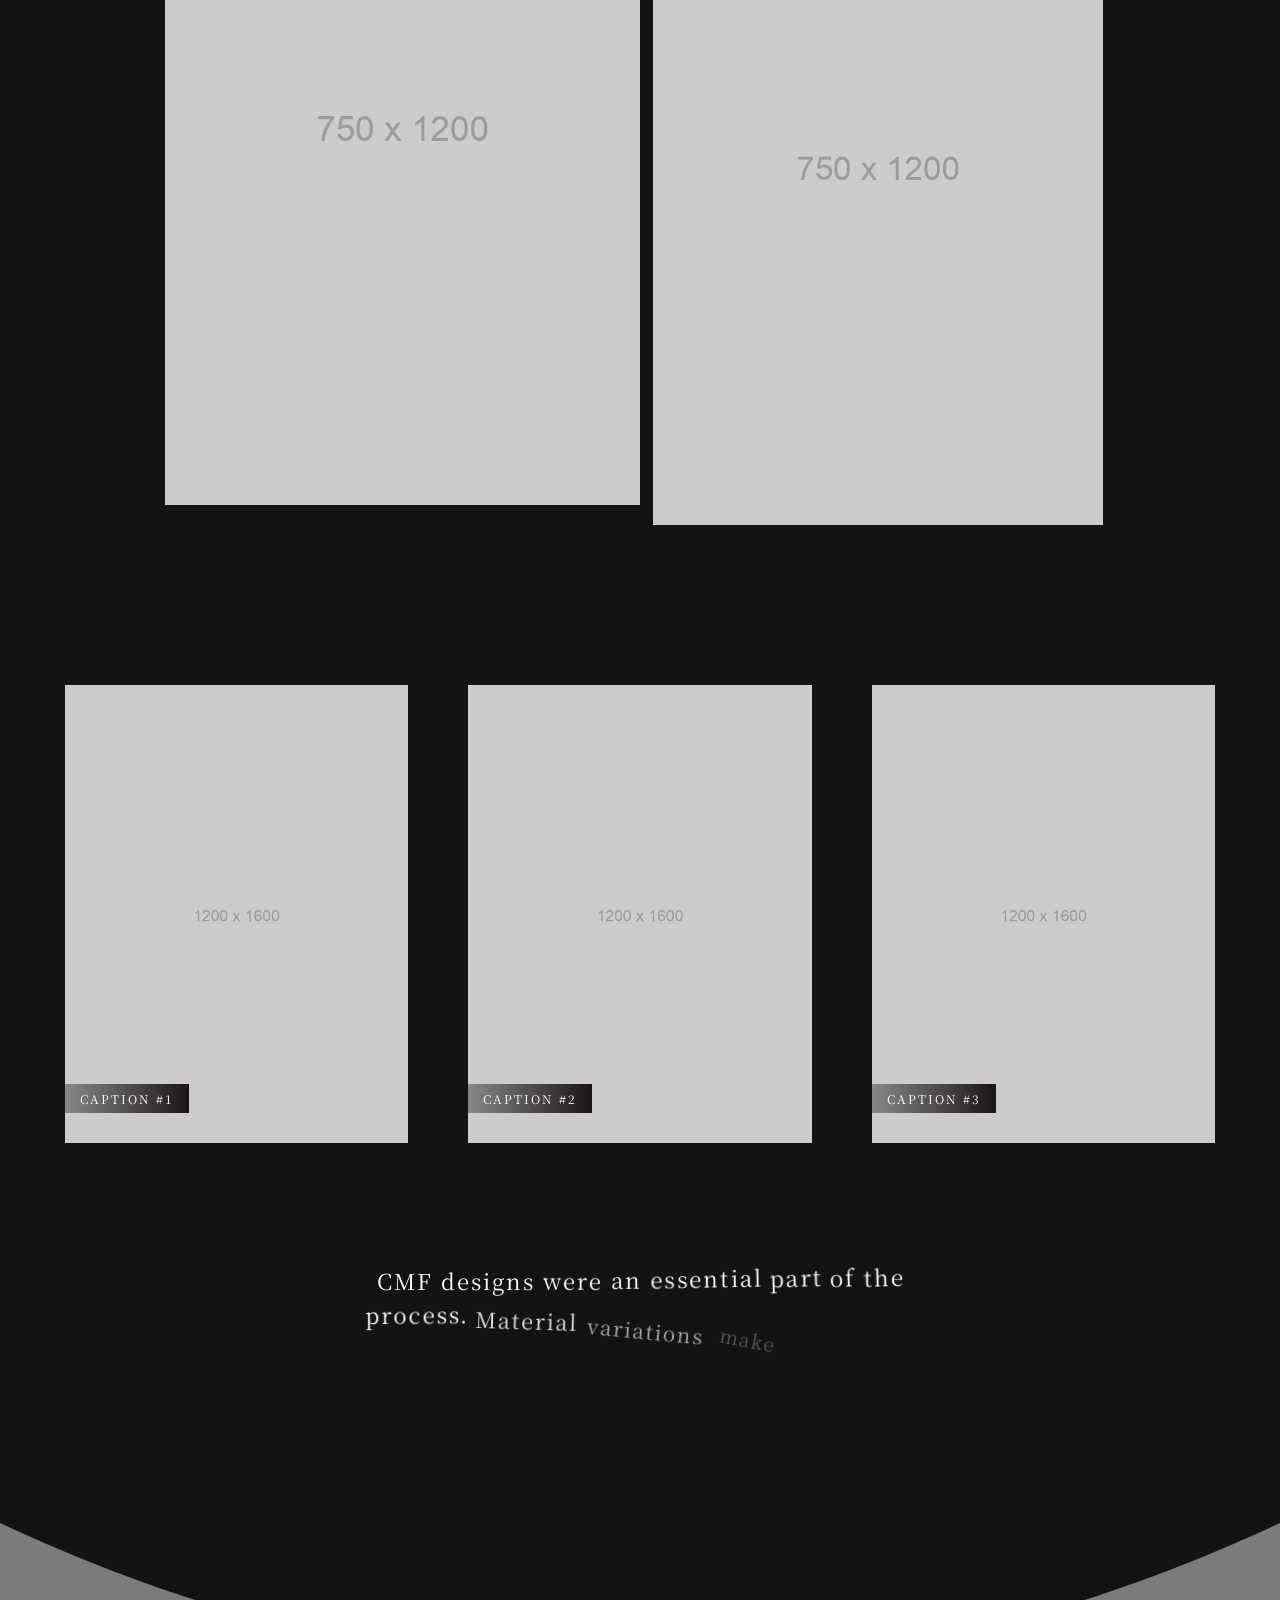
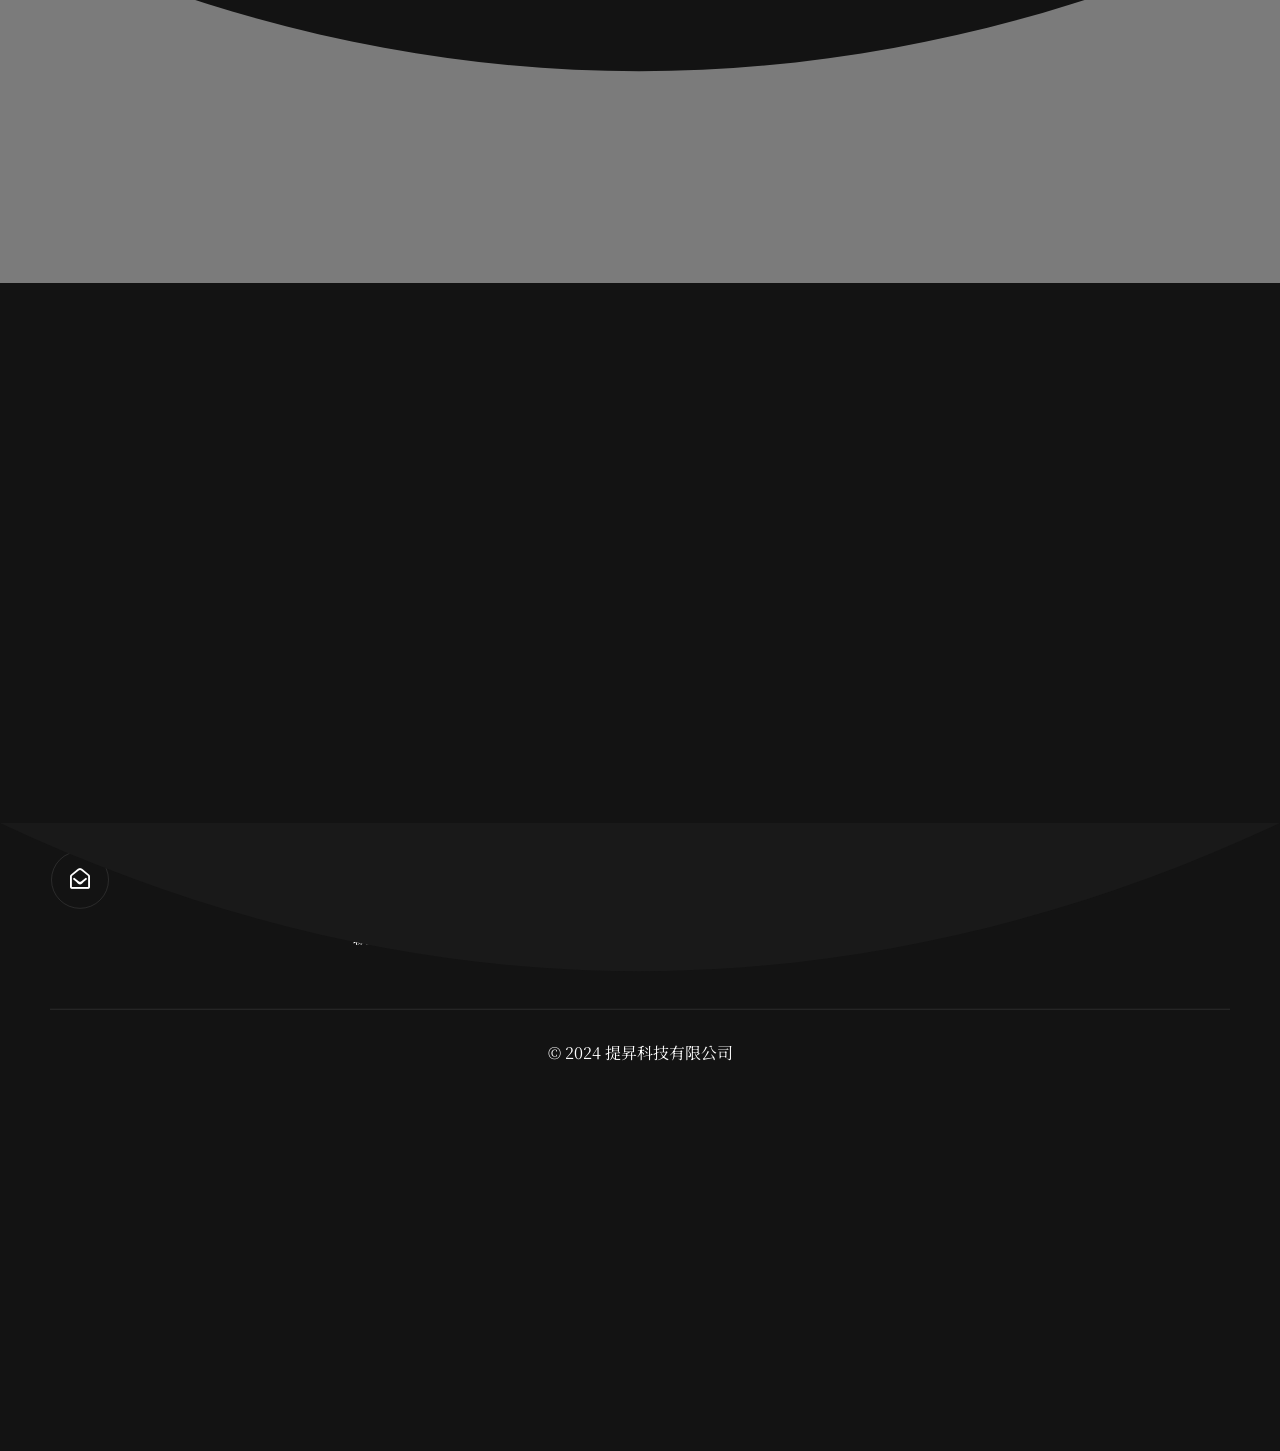
<file: project-1.html>
<!doctype html>
<html class="no-js" lang="">

<head>
    <meta charset="utf-8">
    <meta name="description" content="">
    <meta name="viewport" content="width=device-width, initial-scale=1">

    <link rel="icon" href="assets/img/logo-32x32.png" sizes="32x32"/>
    <link rel="icon" href="assets/img/logo-192x192.png" sizes="192x192"/>
    <!-- 載入字體 -->
    <link href="https://fonts.googleapis.com/css?family=Noto+Serif+TC:200,300,regular,500,600,700,900" rel="stylesheet" />

    <title>作品一｜提昇科技</title>

    <link href="assets/css/plugins.css" rel="stylesheet"/>
    <link rel="stylesheet" href="assets/css/style.css">
</head>

<body class="v-dark dsn-ajax">


<div id="dsn_preloader" class="preloader">

    <div class="dsnload p-absolute">
        <span class="dsnload__row">
            <span class="dsnload__img">
            <img src="assets/img/logo-light.png" class="logo-dark" alt="Blackdsn" decoding="async" loading="lazy"/>
            <img src="assets/img/logo.png" class="logo-light" alt="Blackdsn" decoding="async" loading="lazy"/>
            </span>
        </span>
        <span class="dsnload__row dsnload__row--sibling">
            <span class="dsnload__img">
                 <img src="assets/img/logo-light.png" class="logo-dark" alt="Blackdsn" decoding="async" loading="lazy"/>
            <img src="assets/img/logo.png" class="logo-light" alt="Blackdsn" decoding="async" loading="lazy"/>
            </span>
        </span>
        <span class="dsnload__row dsnload__row--sibling">
            <span class="dsnload__img">
                <img src="assets/img/logo-light.png" class="logo-dark" alt="Blackdsn" decoding="async" loading="lazy"/>
            <img src="assets/img/logo.png" class="logo-light" alt="Blackdsn" decoding="async" loading="lazy"/>
            </span>
        </span>
        <span class="dsnload__row dsnload__row--sibling">
            <span class="dsnload__img">
               <img src="assets/img/logo-light.png" class="logo-dark" alt="Blackdsn" decoding="async" loading="lazy"/>
            <img src="assets/img/logo.png" class="logo-light" alt="Blackdsn" decoding="async" loading="lazy"/>
            </span>
        </span>


    </div>
    <svg width="100%" height="100%" viewBox="0 0 100 100" class="v-middle" preserveAspectRatio="xMinYMin meet"
         fill="none">
        <linearGradient id="linearColors" x1="0" y1="0" x2="1" y2="1">
            <stop offset="0%" stop-color="var(--theme-color)"></stop>
            <stop offset="50%" stop-color="var(--border-color)"></stop>
            <stop offset="100%" stop-color="var(--assistant-color)"></stop>
        </linearGradient>
        <path class="dsn-progress-path" d="M50,1 a49,49 0 0,1 0,98 a49,49 0 0,1 0,-98"/>
    </svg>
    <div class="loading-circle v-middle">
        <p class="loading-count v-middle">0</p>
    </div>

    <span class="loading-text text-uppercase mt-30 dsn-container">載入中...</span>
    <div class="bg-load background-section d-flex align-items-end">
        <svg class="dsn-separator-bottom dsn-icon-assistant-color" width="100%" height="100%" viewBox="0 0 100 10"
             preserveAspectRatio="none">
            <path class="path-anim separator__path" data-dsn-to="M 0 0 C 40 0 55 0 100 0 L 0 0 Z"
                  vector-effect="non-scaling-stroke" d="M 0 0 C 40 16 75 10 100 0 L 0 0 Z"></path>
        </svg>
    </div>

</div>

<main id="main_root" class="main-root">

    <!-- ========== Menu ========== -->
    <header id="site_menu_header" class="site-header  dsn-container d-none dsn-hamburger">
        <div class="main-logo">
            <a href="index.html" data-dsn-text="提昇科技" class="custom-logo-link main-brand effect-ajax" rel="home"
            aria-current="page">
                <img src="assets/img/logo-light.png" class="custom-logo logo-light" alt="Blackdsn"/>
                <img src="assets/img/logo.png" class="custom-logo logo-dark" alt="Blackdsn"/>
            </a>
        </div>
        <nav class="main-navigation ">
            <div class="menu-cover-title header-container dsn-container">MENU</div>
            <ul id="dsn-primary-list" class="primary-nav h2">
                <li class="nav-item has-sub-menu">
                    <a title="Home" href="index.html">
                        <span class="overflow ">首頁</span>
                    </a>
                </li>
                
                <li class="nav-item ">
                    <a title="About" href="about-us.html">
                        <span class="overflow">關於我們</span>
                    </a>
                </li>

                <li class="nav-item ">
                    <a title="Service" href="service.html" >
                        <span class="overflow">服務項目</span>
                    </a>
                </li>

                <li class="nav-item has-sub-menu">
                    <a title="Portfolio" href="portfolio.html">
                        <span class="overflow ">作品展示</span>
                    </a>
                </li>

                <!-- <li class="nav-item has-sub-menu">
                    <a title="News" href="news.html">
                        <span class="overflow ">最新消息</span>
                    </a>
                </li> -->

                <li class="nav-item ">
                    <a title="Contact" href="contact.html">
                        <span class="overflow">聯絡我們</span>
                    </a>
                </li>
            </ul>
            <div class="container-content  d-flex flex-column justify-content-center section-margin">
                <div class="nav__info">
                    <div class="nav-content">
                        <h5 class="sm-title-block mb-10">公司地址</h5>
                        臺中市西區大忠南街118號10F之2

                    </div>
                    <div class="nav-content mt-30">
                        <h5 class="sm-title-block mb-10">聯絡方式</h5>
                        <p class="links over-hidden mb-1">
                            <a class="link-hover d-block" href="tel:+886975307915" data-hover-text="+886 975307915">+886 975307915</a>
                        </p>
                        <p class="links over-hidden"><a class="link-hover" href="mailto:service@timtech.tw"
                                                        data-hover-text="service@timtech.tw">service@timtech.tw</a></p>

                    </div>
                </div>
            </div>
        </nav>
        <div id="navbar_toggle" class="navbar-toggle">
            <div class="toggle-icon">
                <div class="toggle-line"></div>
                <div class="toggle-line"></div>
                <div class="toggle-line"></div>
            </div>
            <div class="toggle-text">
                <div class="text-menu">Menu</div>
                <div class="text-open">Open</div>
                <div class="text-close">Close</div>
            </div>
        </div>
        <div class="bg-load background-main"></div>

        <svg width="100%" height="100%" viewBox="0 0 100 100" preserveAspectRatio="none"
            class="bg-load dsn-svg-transition">
            <path vector-effect="non-scaling-stroke" d="M 0 100 V 100 Q 50 100 100 100 V 100 z"/>
        </svg>

    </header>
    <!-- ========== End Menu ========== -->

    <!-- ========== Header  ========== -->
    <header id="dsn_header" class="dsn-header-animation  show-box-shadow dsn-container section-padding v-dark-head">
        <div class="entry-header p-relative over-hidden">
            <div id="hero_image"
                 class="p-absolute dsn-hero-parallax-img over-hidden before-z-index z-index-1 full-width"
                 data-dsn-ajax="img" data-overlay="4">
                <img src="assets/img/portfolio/project1/1.jpg"
                     class="cover-bg-img transform-3d " alt=""
                     data-dsn-position="50% 50%"
                     sizes="(max-width: 2560px) 100vw, 2560px"/>
            </div>
            <div id="hero_content" class="d-flex p-relative h-100 dsn-hero-parallax-title align-items-end container">
                <div class="content p-relative ">
                    <div class="intro-project w-100">
                        <div class="intro-title ">
                            <div id="dsn_metas" class="p-relative d-flex justify-content-between ">
                                <div class="metas has-separate p-relative mb-10">
                                    <span>Creative</span>
                                    <span>Photography</span>
                                </div>
                            </div>
                            <div id="hero_title">
                                <h1 class="title" data-dsn-ajax="title">VISIONAID</h1>
                                <p class="subtitle-meta metas p-relative mt-10 max-w570">
                                We’ve taken care of all the digital boring details, so you can take care of your online
                                business grow and clients satisfaction.
                                </p>
                            </div>

                        </div>

                    </div>

                </div>

            </div>

        </div>


        <a class="background-main move-circle link-project p-absolute" data-dsn="parallax"
           href="https://www.behance.net/gallery/142440825/VisionAid?tracking_source=for_you_feed_recommended"
           target="_blank" rel="nofollow">
            VISIT SITE
            <svg viewBox="0 0 1024 1024" version="1.1" xmlns="http://www.w3.org/2000/svg">
                <path d="M213.333333 750.506667L665.173333 298.666667H384V213.333333h426.666667v426.666667h-85.333334V358.826667L273.493333 810.666667 213.333333 750.506667z"/>
            </svg>
        </a>
        <a href="#page_wrapper" rel="nofollow" class="dsn-scroll-bottom"
           data-dsn-option='{"ease": "power4.inOut" , "duration" : 1.5}'>
            <div class="text">SCROLL</div>
        </a>
    </header>
    <!-- ========== End Header  ========== -->
    <div id="page_wrapper" class="wrapper">
        <!-- ========== Info Project  ========== -->
        <div class="info-project container text-center section-margin">
            <h2 class="title-h2 dsn-up">
                Meet VisionAid™. Patents Pending.
            </h2>
            <p class="max-w750 mt-30 dsn-up">
                Wondour™ was tasked with creating a pair
                Wondour™ was tasked with creating a pair
                of electronic glasses that can help legally-blind and low-vision people see again. We're helping people
                with Wet & Dry Macular Degeneration, Diabetic and Non-Diabetic Retinopathy, Glaucoma,
                Optic-Nerve-Atrophy.
            </p>
            <ul class="intro-project-list mt-30 d-grid grid-md-3 grid-sm-2 ">

                <li class="dsn-up grid-item number-item">
                    <h5 class="title-list-project sm-title-block">Service</h5>
                    <p class="description-list-project dsn-auto">Design Director</p>
                </li>

                <li class="dsn-up grid-item number-item">
                    <h5 class="title-list-project sm-title-block">Industry</h5>
                    <p class="description-list-project dsn-auto">Dylan Stroud</p>
                </li>

                <li class="dsn-up grid-item number-item">
                    <h5 class="title-list-project sm-title-block">Published</h5>
                    <p class="description-list-project dsn-auto">April 26th 2022</p>
                </li>
            </ul>
        </div>
        <!-- ========== End Info Project  ========== -->

        <!-- ========== Info  ========== -->
        <div class="background-theme section-padding d-grid grid-md-2 dsn-container">
            <div class="dsn-container">
                <h2 class="title-block dsn-up">Patents Pending.</h2>
                <p class="dsn-up max-w350 mt-20">
                    We designed VisionAid™ as a modular system. This enables the release of new SmartFrame™ and new
                    DigitalLens™ styles in the future that can be purchased to improve the style or functionality of
                    your
                    device.
                </p>
            </div>
            <div class="p-relative img-box-parallax before-z-index has-popup">
                <div class="effect-popup before-z-index h-100"
                     data-src="assets/img/portfolio/project1/2.jpg"
                     data-caption="Caption #1" data-fancybox="_1" data-cursor="open" data-dsn-overlay="0">
                    <img src="assets/img/portfolio/project1/2.jpg" class="cover-bg-img" alt="">
                </div>
                <div class="cap">
                    <span>Caption #1</span>
                </div>
            </div>
        </div>
        <!-- ========== End Info  ========== -->

        <!-- ========== Right Box With Image  ========== -->
        <div class="right-box-image section-margin dsn-container dsn-left-container over-hidden">
            <div class="box-img">
                <div class="img-box-parallax h-v-80 w-100 before-z-index dsn-animate dsn-effect-left"
                     data-dsn-triggerhook="bottom"
                     data-dsn-grid="move-up" data-overlay="1">
                    <img src='assets/img/portfolio/project2/5.jpg' class="cover-bg-img has-direction"
                         data-dsn-position="50% 0%" alt=''/>
                </div>
            </div>
            <div class="box-info background-section box-padding section-margin" data-dsn-gap="30px 30px">
                <h2 class="title-h2">How is your <br>visual identity?</h2>
                <p class="mt-20 pt-20 border-top">
                    we give fashion forward men, quick access to the finest, premium-quality, designer clothes for men.
                    Not only that, our online selection is comprised of versatile.
                </p>
                <ul class="d-grid dsn-list  mt-20">
                    <li class="list-item background-main border-rdu">
                        <span class="dsn-icon mr-15"><i class="fas fa-check" aria-hidden="true"></i></span>
                        <p class="dsn-heading-title heading-color ">Beautiful and easy to understand UI</p>
                    </li>
                    <li class="list-item background-main border-rdu">
                        <span class="dsn-icon mr-15"><i class="fas fa-check" aria-hidden="true"></i></span>
                        <p class="dsn-heading-title heading-color ">Theme advantages are pixel perfect design </p>
                    </li>
                    <li class="list-item background-main border-rdu">
                        <span class="dsn-icon mr-15"><i class="fas fa-check" aria-hidden="true"></i></span>
                        <p class="dsn-heading-title heading-color ">Present your services with flexible</p>
                    </li>
                </ul>
            </div>

        </div>
        <!-- ========== End Right Box With Image  ========== -->

        <!-- ========== Slider Parallax ========== -->
        <header class="v-dark-head-mobile half-right dsn-section-padding dsn-header-animation">
            <div class="main-slider v-dark-head-mobile has-horizontal  active-nav-slider dsn-webgl has-paginate"
                data-dsn-webgl='{"displacement" : "assets/img/displacement/8.jpg"}'
                data-dsn-option='{"direction":"horizontal","allowTouchMove":true,"watchSlidesProgress":true,"grabCursor":true,"mousewheel":false}'>


                <div class="content-slider slide-inner h-100 over-hidden">
                    <div class="bg-container p-absolute  dsn-hero-parallax-img  w-100 h-100 z-index-1 dsn-hero-parallax-img">
                        <div class="swiper-container h-100">
                            <div class="swiper-wrapper">
                                <div class="slide-item swiper-slide over-hidden">
                                    <div class="image-bg cover-bg w-100 h-100 before-z-index" data-overlay="4">
                                        <img class="cover-bg-img dsn-swiper-parallax-transform"
                                            src="assets/img/portfolio/project6/1.jpg" alt=""
                                            data-dsn-position="50% 50%"/>
                                    </div>
                                    <div class="slide-content p-absolute">
                                        <div class="p-relative head-meta swiper-animate-head  d-flex justify-content-between mb-20">
                                            <div class="circle-before metas mb-10">
                                                <span>Production</span>
                                            </div>
                                        </div>
                                        <h2 class="title has-box-mod p-relative">
                                            <a href="project-6.html" data-dsn-split="chars" class="effect-ajax"
                                            data-dsn-ajax="slider">
                                                HEADPHONES
                                            </a>
                                        </h2>
                                        <p class="description swiper-animate-head max-w570 mt-20">
                                            ABOUT THE PROJECT Mode is an audio range designed to provide optimal
                                            performance
                                            and comfort
                                            for every mode of use. The
                                        </p>
                                        <div class="d-flex mt-20 dsn-def-btn dsn-border-style">
                                            <a class="mr-15 dsn-btn dsn-border border-color-default background-main has-icon-left"
                                            href="project-6.html"
                                            data-dsn-ajax="slider" data-dsn="parallax">
                                    <span class="dsn-icon dsn-bg-before btn-icon-left heading-color z-index-1">
                                        <i class="fas fa-angle-right"></i>
                                    </span>
                                                <span class="title-btn p-relative  z-index-1 heading-color">
                                        VIEW CASE
                                    </span>
                                            </a>
                                        </div>
                                    </div>
                                </div>
                                <div class="slide-item swiper-slide over-hidden">
                                    <div class="image-bg cover-bg w-100 h-100 before-z-index" data-overlay="3">
                                        <img class="cover-bg-img dsn-swiper-parallax-transform"
                                            src="assets/img/portfolio/project5/1.jpg" alt=""
                                            data-dsn-position="50% 50%"/>
                                    </div>
                                    <div class="slide-content p-absolute">
                                        <div class="p-relative head-meta swiper-animate-head  d-flex justify-content-between mb-20">
                                            <div class="circle-before metas mb-10">
                                                <span>Photography</span>
                                                <span> - </span>
                                                <span>Production</span>
                                            </div>
                                        </div>
                                        <h2 class="title has-box-mod p-relative">
                                            <a href="project-5.html" data-dsn-split="chars" class="effect-ajax"
                                            data-dsn-ajax="slider">
                                                DOG CHOW
                                            </a>
                                        </h2>
                                        <p class="description swiper-animate-head max-w570 mt-20">
                                            This optional section is only applicable
                                            to posts. It is a space for you to write a summary of the post.
                                        </p>
                                        <div class="d-flex mt-20 dsn-def-btn dsn-border-style">
                                            <a class="mr-15 dsn-btn dsn-border border-color-default background-main has-icon-left"
                                            href="project-5.html"
                                            data-dsn-ajax="slider" data-dsn="parallax">
                                    <span class="dsn-icon dsn-bg-before btn-icon-left heading-color z-index-1">
                                        <i class="fas fa-angle-right"></i>
                                    </span>
                                                <span class="title-btn p-relative  z-index-1 heading-color">
                                        VIEW CASE
                                    </span>
                                            </a>
                                        </div>
                                    </div>
                                </div>
                                <div class="slide-item swiper-slide over-hidden">
                                    <div class="image-bg cover-bg w-100 h-100 before-z-index" data-overlay="2">
                                        <img class="cover-bg-img dsn-swiper-parallax-transform"
                                            src="assets/img/portfolio/project4/1.jpg" alt=""
                                            data-dsn-position="50% 50%"/>
                                    </div>
                                    <div class="slide-content p-absolute">
                                        <div class="p-relative head-meta swiper-animate-head  d-flex justify-content-between mb-20">
                                            <div class="circle-before metas mb-10">

                                                <span>Production</span>
                                            </div>
                                        </div>
                                        <h2 class="title has-box-mod p-relative">
                                            <a href="project-4.html" data-dsn-split="chars" class="effect-ajax"
                                            data-dsn-ajax="slider">
                                                OPEN RUN
                                            </a>
                                        </h2>
                                        <p class="description swiper-animate-head max-w570 mt-20">
                                            ABOUT THE PROJECT Wondour™ was tasked with creating a pair of electronic
                                            glasses
                                            that can
                                            help legally-blind and low-vision people see
                                        </p>
                                        <div class="d-flex mt-20 dsn-def-btn dsn-border-style">
                                            <a class="mr-15 dsn-btn dsn-border border-color-default background-main has-icon-left"
                                            href="project-4.html"
                                            data-dsn-ajax="slider" data-dsn="parallax">
                                    <span class="dsn-icon dsn-bg-before btn-icon-left heading-color z-index-1">
                                        <i class="fas fa-angle-right"></i>
                                    </span>
                                                <span class="title-btn p-relative  z-index-1 heading-color">
                                        VIEW CASE
                                    </span>
                                            </a>
                                        </div>
                                    </div>
                                </div>
                                <div class="slide-item swiper-slide over-hidden">
                                    <div class="image-bg cover-bg w-100 h-100 before-z-index" data-overlay="2">
                                        <img class="cover-bg-img dsn-swiper-parallax-transform"
                                            src="assets/img/portfolio/project3/1.jpg" alt=""
                                            data-dsn-position="50% 50%"/>
                                    </div>
                                    <div class="slide-content p-absolute">
                                        <div class="p-relative head-meta swiper-animate-head  d-flex justify-content-between mb-20">
                                            <div class="circle-before metas mb-10">
                                                <span>Photography</span>
                                                <span> - </span>
                                                <span>Production</span>
                                            </div>
                                        </div>
                                        <h2 class="title has-box-mod p-relative">
                                            <a href="project-3.html" data-dsn-split="chars" class="effect-ajax"
                                            data-dsn-ajax="slider">
                                                AUDI RS
                                            </a>
                                        </h2>
                                        <p class="description swiper-animate-head max-w570 mt-20">
                                            This optional section is only applicable
                                            to posts. It is a space for you to write a summary of the post.
                                        </p>

                                        <div class="d-flex mt-20 dsn-def-btn dsn-border-style">
                                            <a class="mr-15 dsn-btn dsn-border border-color-default background-main has-icon-left"
                                            href="project-3.html"
                                            data-dsn-ajax="slider" data-dsn="parallax">
                                    <span class="dsn-icon dsn-bg-before btn-icon-left heading-color z-index-1">
                                        <i class="fas fa-angle-right"></i>
                                    </span>
                                                <span class="title-btn p-relative  z-index-1 heading-color">
                                        VIEW CASE
                                    </span>
                                            </a>
                                        </div>
                                    </div>
                                </div>
                                <div class="slide-item swiper-slide over-hidden">
                                    <div class="image-bg cover-bg w-100 h-100 before-z-index" data-overlay="4">
                                        <img class="cover-bg-img dsn-swiper-parallax-transform"
                                            src="assets/img/portfolio/project2/1.jpg" alt=""
                                            data-dsn-position="50% 50%"/>
                                    </div>
                                    <div class="slide-content p-absolute">
                                        <div class="p-relative head-meta swiper-animate-head  d-flex justify-content-between mb-20">
                                            <div class="circle-before metas mb-10">
                                                <span>Photography</span>
                                            </div>
                                        </div>
                                        <h2 class="title has-box-mod p-relative">
                                            <a href="project-2.html" data-dsn-split="chars" class="effect-ajax"
                                            data-dsn-ajax="slider">
                                                MEN FASHION
                                            </a>
                                        </h2>
                                        <p class="description swiper-animate-head max-w570 mt-20">
                                            Jaramillo Published June 15th 2022 Caption #1 Caption #2 Caption #3 How is
                                            your
                                            visual
                                            identity? we
                                        </p>

                                        <div class="d-flex mt-20 dsn-def-btn dsn-border-style">
                                            <a class="mr-15 dsn-btn dsn-border border-color-default background-main has-icon-left"
                                            href="project-2.html"
                                            data-dsn-ajax="slider" data-dsn="parallax">
                                    <span class="dsn-icon dsn-bg-before btn-icon-left heading-color z-index-1">
                                        <i class="fas fa-angle-right"></i>
                                    </span>
                                                <span class="title-btn p-relative  z-index-1 heading-color">
                                        VIEW CASE
                                    </span>
                                            </a>
                                        </div>
                                    </div>
                                </div>
                                <div class="slide-item swiper-slide over-hidden">
                                    <div class="image-bg cover-bg w-100 h-100 before-z-index" data-overlay="4">
                                        <img class="cover-bg-img dsn-swiper-parallax-transform"
                                            src="assets/img/portfolio/project1/1.jpg" alt=""
                                            data-dsn-position="50% 50%"/>
                                    </div>
                                    <div class="slide-content p-absolute">
                                        <div class="p-relative head-meta swiper-animate-head  d-flex justify-content-between mb-20">
                                            <div class="circle-before metas mb-10">
                                                <span>CREATIVE</span>
                                                <span>-</span>
                                                <span>Photography</span>
                                            </div>
                                        </div>
                                        <h2 class="title has-box-mod p-relative">
                                            <a href="project-1.html" data-dsn-split="chars" class="effect-ajax"
                                            data-dsn-ajax="slider">
                                                VISIONAID
                                            </a>
                                        </h2>
                                        <p class="description swiper-animate-head max-w570 mt-20">
                                            Meet VisionAid™. Patents Pending. Wondour™ was tasked with creating a pair
                                            of
                                            electronic
                                            glasses that can help legally-blind and low-vision people
                                        </p>

                                        <div class="d-flex mt-20 dsn-def-btn dsn-border-style">
                                            <a class="mr-15 dsn-btn dsn-border border-color-default background-main has-icon-left"
                                            href="project-1.html"
                                            data-dsn-ajax="slider" data-dsn="parallax">
                                    <span class="dsn-icon dsn-bg-before btn-icon-left heading-color z-index-1">
                                        <i class="fas fa-angle-right"></i>
                                    </span>
                                                <span class="title-btn p-relative  z-index-1 heading-color">
                                        VIEW CASE
                                    </span>
                                            </a>
                                        </div>
                                    </div>
                                </div>
                            </div>
                        </div>
                    </div>
                    <div class="dsn-container d-flex align-items-center dsn-slider-content dsn-hero-parallax-title"></div>
                </div>


                <div class="dsn-swiper-paginate">
                    <div class="swiper-pagination dsn-swiper-circle mr-30 ml-30 heading-color"></div>
                </div>

                <div class="control-nav w-100  d-flex dsn-container  align-items-center justify-content-between">
                    <div class="prev-paginate         dsn-paginate-arrow box-shadow"></div>


                    <div class="dsn-pagination p-relative d-flex align-items-end">
                        <span class="slider-current-index h2">01</span>
                        <span class="sm-title-block">/ </span><span
                            class="total sm-title-block"> 6</span>
                    </div>

                    <div class="next-paginate dsn-paginate-arrow box-shadow"></div>


                </div>


            </div>
        </header>
        <!-- ========== End Slider Parallax ========== -->

        <!-- ========== Desktop Image Section ========== -->
        <div class="about-section about-resume container section-margin text-center">
            <div class="section-title mb-70">
                <h2 class="title-h2 text-upper">Main Information About Me<br> And What I Love To Do.</h2>
                <p class="max-w750 mt-20">
                    My name is Masum Billah. I am a Web Developer,
                    and I'm very passionate and dedicated to my work.
                    With 20 years experience as a professional Web developer, I have acquired the skills and knowledge
                    necessary to make your project a success. I enjoy every step of the design process, from discussion
                    and
                    collaboration.
                </p>
            </div>

            <div class="d-grid grid-md-2 d-grid-no-space box-img">
                <div class="img-left"
                     data-dsn-animation='{"to":{"rotation":"-15","y":"60"},"option":{"scrub":"1"},"responsive":["desktop","tablet"],"to_tablet":{"rotation":"-15"}}'
                >
                    <img src="assets/img/p1.jpg" alt="">
                </div>
                <div class="img-right"
                     data-dsn-animation='{"to":{"rotation":"9","y":0},"option":{"scrub":"1"},"responsive":["desktop","tablet"],"to_tablet":{"rotation":"1"}}'
                >
                    <img src="assets/img/p2.jpg" alt="">
                </div>

            </div>
        </div>
        <!-- ========== End Desktop Image Section ========== -->

        <!-- ========== Mobile Three Image Popup  ========== -->
        <div class="container p-relative mb-section section-margin">
            <div class="d-grid grid-sm-3 align-items-center" data-dsn-gap="80px 60px">
                <div class="p-relative img-box-parallax before-z-index has-popup">
                    <div class="effect-popup before-z-index h-100"
                         data-src="assets/img/portfolio/project2/3.jpg"
                         data-caption="Caption #2" data-fancybox="_1" data-cursor="open" data-dsn-overlay="0">
                        <img src="assets/img/portfolio/project2/3.jpg" alt="">
                    </div>
                    <div class="cap">
                        <span>Caption #1</span>
                    </div>
                </div>
                <div class="p-relative img-box-parallax before-z-index has-popup">
                    <div class="effect-popup before-z-index h-100"
                         data-src="assets/img/portfolio/project2/4.jpg"
                         data-caption="Caption #3" data-fancybox="_1" data-cursor="open" data-dsn-overlay="0">
                        <img src="assets/img/portfolio/project2/4.jpg" alt="">
                    </div>
                    <div class="cap">
                        <span>Caption #2</span>
                    </div>
                </div>
                <div class="p-relative img-box-parallax before-z-index has-popup">
                    <div class="effect-popup before-z-index h-100"
                         data-src="assets/img/portfolio/project2/4.jpg"
                         data-caption="Caption #3" data-fancybox="_1" data-cursor="open" data-dsn-overlay="0">
                        <img src="assets/img/portfolio/project2/4.jpg" alt="">
                    </div>
                    <div class="cap">
                        <span>Caption #3</span>
                    </div>
                </div>
            </div>
        </div>
        <!-- ========== End Mobile Three Image Popup  ========== -->

        <!-- ========== Paragraph  ========== -->
        <div class="container section-margin text-center">
            <p class="title-block dsn-text max-w570">
                CMF designs were an
                essential part of the process. Material variations make sure your VisionAid™ matches your unique
                personal style.
            </p>
        </div>
        <!-- ========== End Paragraph  ========== -->


        <!-- ========== Next Project  ========== -->
        <div class="next-project section-padding p-relative footer-animate svg-animate">
            <svg class="dsn-separator dsn-separator-up  dsn-icon-main-color" width="100%" height="100%"
                 viewBox="0 0 100 10" preserveAspectRatio="none">
                <path class="path-anim separator__path" data-dsn-to="M 0 0 C 40 0 55 0 100 0 L 0 0 Z"
                      vector-effect="non-scaling-stroke" d="M 0 0 C 40 16 75 10 100 0 L 0 0 Z"></path>
            </svg>
            <div data-dsn-ajax="img" class="p-absolute dsn-hero-parallax-img transform-3d bg-container over-hidden"
                 data-overlay="4">
                <img class="cover-bg-img wp-post-image" src="assets/img/portfolio/project2/1.jpg" alt=""
                     data-dsn-position="50% 50%"/>
            </div>
            <div class="dsn-container dsn-z-index-2 p-relative h-100 v-dark-head">
                <div class="p-relative h-100 d-flex flex-column justify-content-center">
                    <div class="intro-project w-100">
                        <div class="intro-title text-center">
                            <div class="metas has-separate p-relative mb-10">
                                <span>Creative</span>
                                <span>Photography</span>
                            </div>

                            <div class="hero-title fill-text">
                                <a href="project-2.html" class="d-inline-block effect-ajax" data-dsn-ajax="next">
                                    <h2 class="title">MEN FASHION</h2>
                                </a>
                            </div>
                        </div>
                    </div>
                </div>

            </div>
        </div>
        <!-- ========== End Next Project  ========== -->

    </div>
    <!-- ========== Footer ========== -->
    <footer id="dsn_footer" class="dsn-footer p-relative footer-animate svg-animate background-main">
        <svg class="dsn-separator dsn-separator-up  dsn-icon-assistant-color" width="100%" height="100%"
            viewBox="0 0 100 10" preserveAspectRatio="none">
            <path class="path-anim separator__path" data-dsn-to="M 0 0 C 40 0 55 0 100 0 L 0 0 Z"
                vector-effect="non-scaling-stroke" d="M 0 0 C 40 16 75 10 100 0 L 0 0 Z"></path>
        </svg>
        <div class="footer-content p-relative mt-section">

            <div class="text-center container">
                <h2 class="title-h2 ">
                    <span class="d-block"><b><i>透過網站，將想法變成現實</i></b></span>
                </h2>
                <div class="dsn-icon-heading-color dsn-def-btn d-flex justify-content-center mt-30">
                    <a class="dsn-btn dsn-border border-color-default  background-section  effect-ajax has-icon-left"
                    href="contact.html" data-dsn-text="專案詢問">
                <span class="dsn-icon dsn-bg-before btn-icon-left heading-color z-index-1">
                    <i class="fas fa-angle-right" aria-hidden="true"></i>
                </span>
                        <span class="title-btn p-relative  z-index-1 ">專案詢問</span>
                    </a>
                </div>

            </div>
            <div class="dsn-container pt-60">
                <div class="d-grid grid-lg-4 grid-md-2 ">
                    <div class="grid-col-1">
                        <div class="dsn-logo main-logo">
                            <div class="main-logo">
                                <a href="index.html" data-dsn-text="提昇科技"
                                class="custom-logo-link main-brand effect-ajax" rel="home">
                                    <img class="custom-logo logo-light" src="assets/img/logo-light.png"
                                        alt="Blackdsn"/>
                                    <img class="custom-logo logo-dark" src="assets/img/logo.png"
                                        alt="Blackdsn"/>
                                </a>
                            </div>
                        </div>
                        <ul class="dsn-socials box-social mt-20 dsn-icon-heading-color">
                            <li><a href="mailto:service@timtech.tw" target="_blank" rel="nofollow"
                                class="init-color move-circle border-color-default" data-dsn="parallax"><span
                                    class="dsn-icon"><i class="far fa-envelope-open"></i> <span>Email</span></a>
                            </li>
                        </ul>
                    </div>
                    <div class="grid-col-2">
                        <h4 class="subtitle p-relative line-shape  line-shape-after "><span
                                class="background-revere ">網站導航</span>
                        </h4>
                        <div class="menu-footer-menu-container">
                            <ul id="menu-footer-menu" class="menu">
                                <li class="menu-item">
                                    <a href="index.html" class="effect-ajax">首頁</a>
                                </li>
                                <li class="menu-item">
                                    <a href="about-us.html" class="effect-ajax">關於我們</a>
                                </li>
                                <li class="menu-item">
                                    <a href="service.html" class="effect-ajax">服務項目</a>
                                </li>
                                <li class="menu-item">
                                    <a href="portfolio.html" class="effect-ajax">作品展示</a>
                                </li>
                                <!-- <li class="menu-item">
                                    <a href="news.html" class="effect-ajax">最新消息</a>
                                </li> -->
                                <li class="menu-item">
                                    <a href="contact.html" class="effect-ajax">聯絡我們</a>
                                </li>

                            </ul>
                        </div>
                    </div>
                    <div class="grid-col-3">
                        <h4 class="subtitle p-relative line-shape  line-shape-after "><span
                                class="background-revere ">聯絡方式</span>
                        </h4>

                        <div class="col-contact">
                            <p><strong>T</strong> : +886 975307915</p>
                            <p class="over-hidden mt-10">
                                <strong>E</strong> : <a class="link-hover" href="mailto:service@timtech.tw"
                                                        data-hover-text="service@timtech.tw">service@timtech.tw</a>
                            </p>
                        </div>

                    </div>
                    <div class="grid-col-4">
                        <h4 class="subtitle p-relative line-shape  line-shape-after "><span
                                class="background-revere ">公司地址</span>
                        </h4>
                        <div class="col-address">
                            <p>
                                臺中市西區大忠南街118號10F之2
                            </p>
                        </div>
                    </div>
                </div>
                <div class="footer-bottom mt-60 pt-30 border-top pb-30 text-center">
                    <p class="over-hidden">
                        © 2024 提昇科技有限公司
                    </p>
                </div>
            </div>


        </div>
    </footer>
    <!-- ========== End Footer ========== -->

</main>



<!-- ========== Cursor ========== -->
<div id="dsn_cursor" class="ball"></div>
<div id="dsn_cursor_inner" class="ball"></div>
<!-- ========== End Cursor ========== -->


<!-- ==========  Social ========== -->
<div class="social-side d-flex align-items-center flex-column justify-content-center">

    <ul class="socials d-flex flex-column-reverse">
        <li style="--dsn-index-animate : 0;">
            <a href="mailto:service@timtech.tw" target="_blank" rel="nofollow">
                <i class="far fa-envelope-open" aria-hidden="true"></i> <span>Email</span>
            </a>
        </li>
    </ul>
    <div class="icon">聯絡我們</div>
</div>
<!-- ========== End Social ========== -->

<!-- ========== Style Option Page ========== -->
<div id="dsn_box_options" class="day-night">
    <div class="night active" data-dsn-theme="dark">
        <svg width="48" height="48" viewBox="0 0 48 48">
            <rect x="12.3" y="23.5" width="2.6" height="1"></rect>
            <rect x="16.1" y="15.3" transform="matrix(0.7071 -0.7071 0.7071 0.7071 -6.8871 16.5732)" width="1"
                  height="2.6"></rect>
            <rect x="23.5" y="12.3" width="1" height="2.6"></rect>
            <rect x="30.1" y="16.1" transform="matrix(0.7071 -0.7071 0.7071 0.7071 -2.5145 27.0538)" width="2.6"
                  height="1"></rect>
            <rect x="33.1" y="23.5" width="2.6" height="1"></rect>
            <rect x="30.9" y="30.1" transform="matrix(0.7071 -0.7071 0.7071 0.7071 -12.9952 31.4264)" width="1"
                  height="2.6"></rect>
            <rect x="23.5" y="33.1" width="1" height="2.6"></rect>
            <rect x="15.3" y="30.9" transform="matrix(0.7071 -0.7071 0.7071 0.7071 -17.3677 20.9457)" width="2.6"
                  height="1"></rect>
            <path
                    d="M24,18.7c-2.9,0-5.3,2.4-5.3,5.3s2.4,5.3,5.3,5.3s5.3-2.4,5.3-5.3S26.9,18.7,24,18.7z M24,28.3c-2.4,0-4.3-1.9-4.3-4.3s1.9-4.3,4.3-4.3s4.3,1.9,4.3,4.3S26.4,28.3,24,28.3z">
            </path>
        </svg>

    </div>
    <div class="moon" data-dsn-theme="night">
        <svg width="48" height="48" viewBox="0 0 48 48">
            <path
                    d="M24,33.9c-5.4,0-9.9-4.4-9.9-9.9c0-4.3,2.7-8,6.8-9.4l0.8-0.3l-0.1,0.9c-0.2,0.6-0.2,1.3-0.2,1.9c0,5.2,4.3,9.5,9.5,9.5c0.6,0,1.3-0.1,1.9-0.2l0.8-0.2L33.3,27C32,31.1,28.3,33.9,24,33.9z M20.4,15.9c-3.2,1.4-5.3,4.5-5.3,8.1c0,4.9,4,8.9,8.9,8.9c3.6,0,6.7-2.1,8.1-5.3c-0.4,0-0.8,0.1-1.3,0.1c-5.8,0-10.5-4.7-10.5-10.5C20.4,16.7,20.4,16.3,20.4,15.9z">
            </path>
        </svg>
    </div>
</div>
<!-- ========== End Style Option Page ========== -->

<!-- ========== Line BG ========== -->
<div id="line_head"><span class="container"></span></div>
<!-- ========== End Line BG ========== -->

<script src="assets/js/jquery-3.1.1.min.js"></script>
<script src="assets/js/plugins.min.js"></script>
<script src="assets/js/plugins/dsn-grid.min.js"></script>
<script src="assets/js/custom.js"></script>

</body>

</html>
</file>
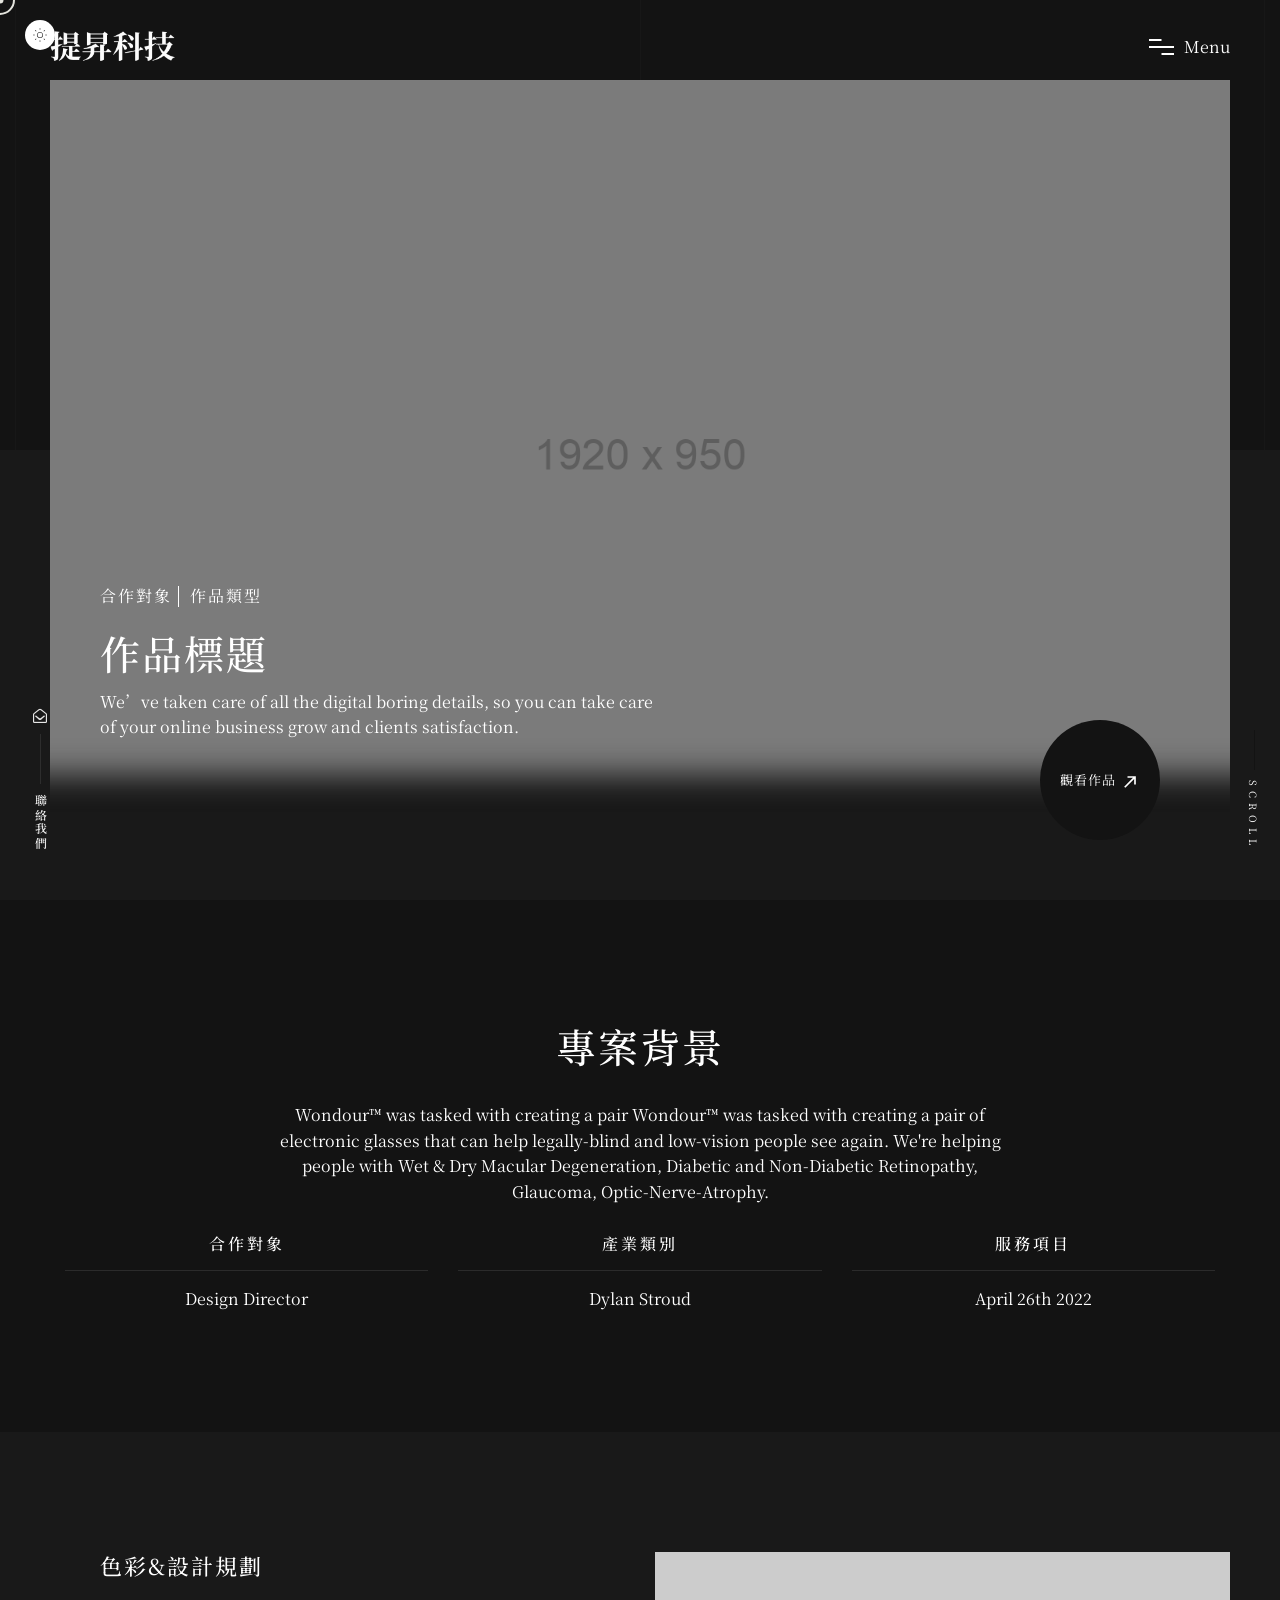
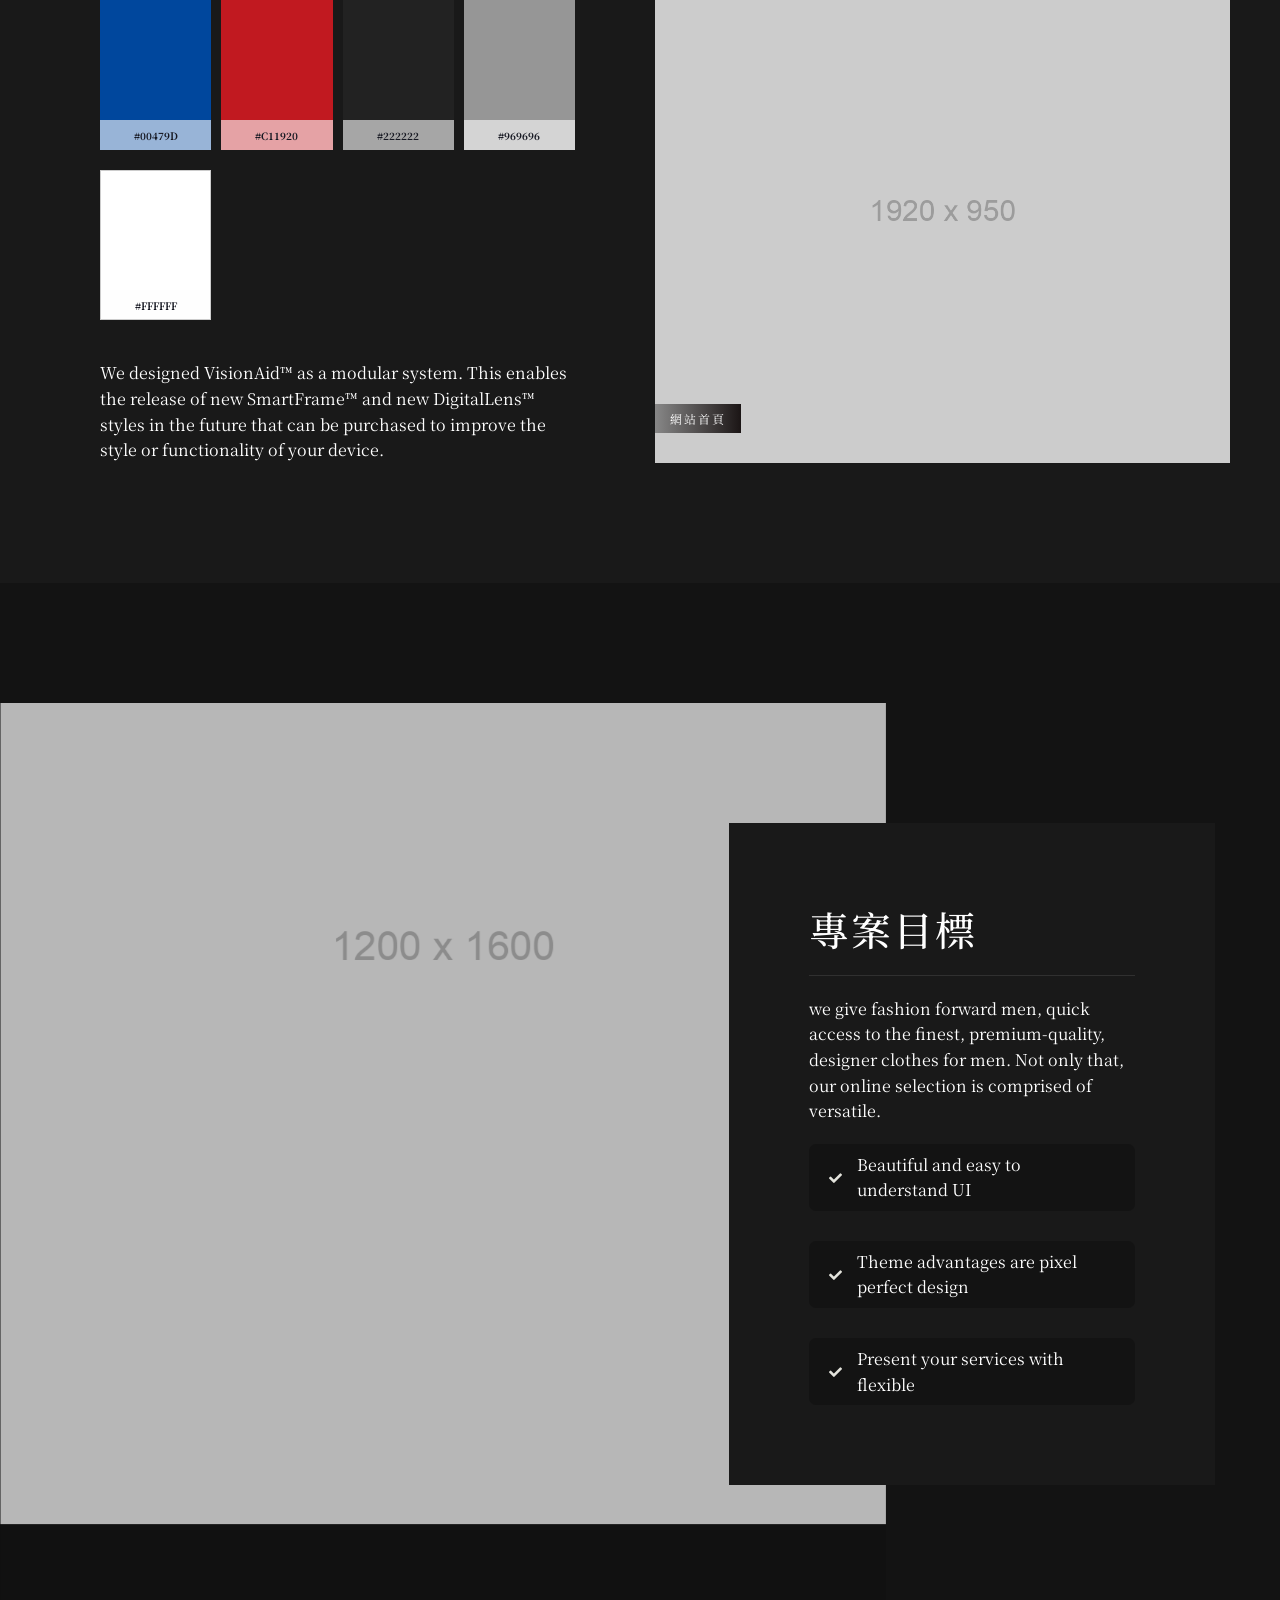
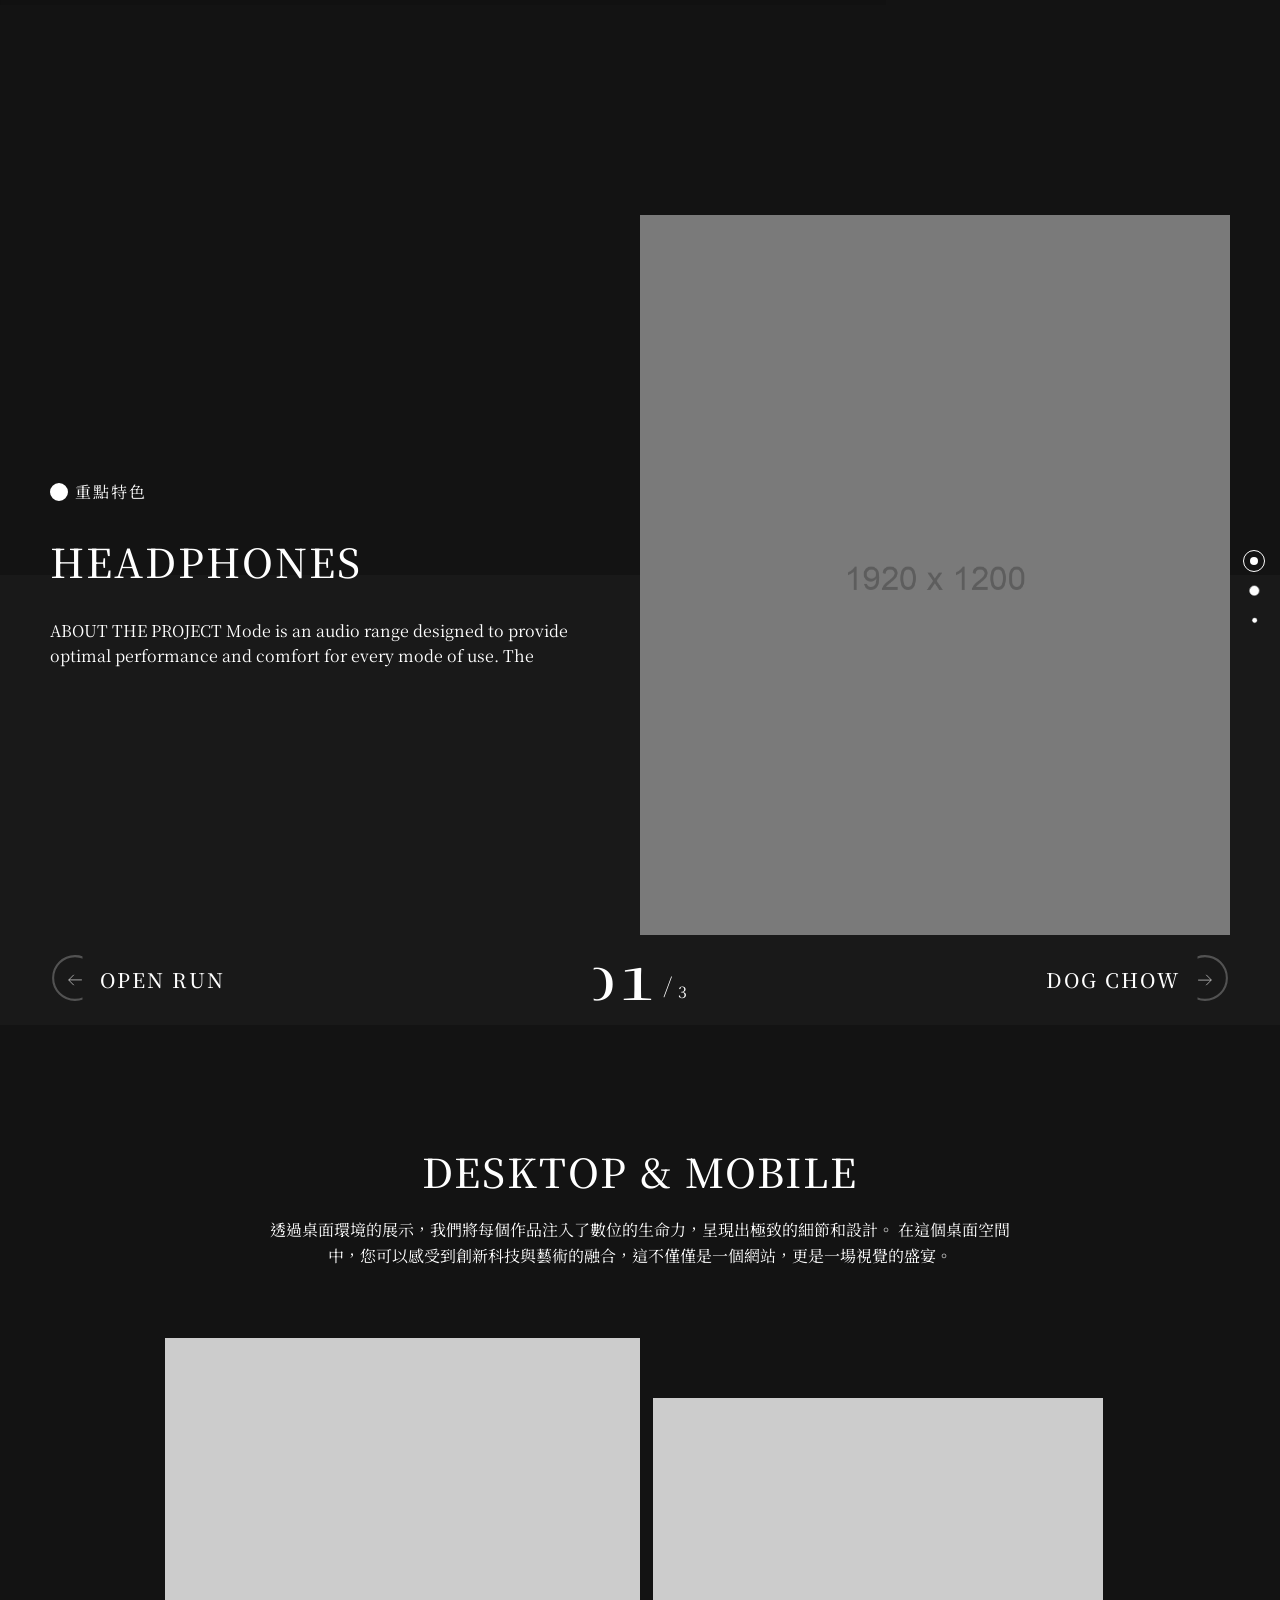
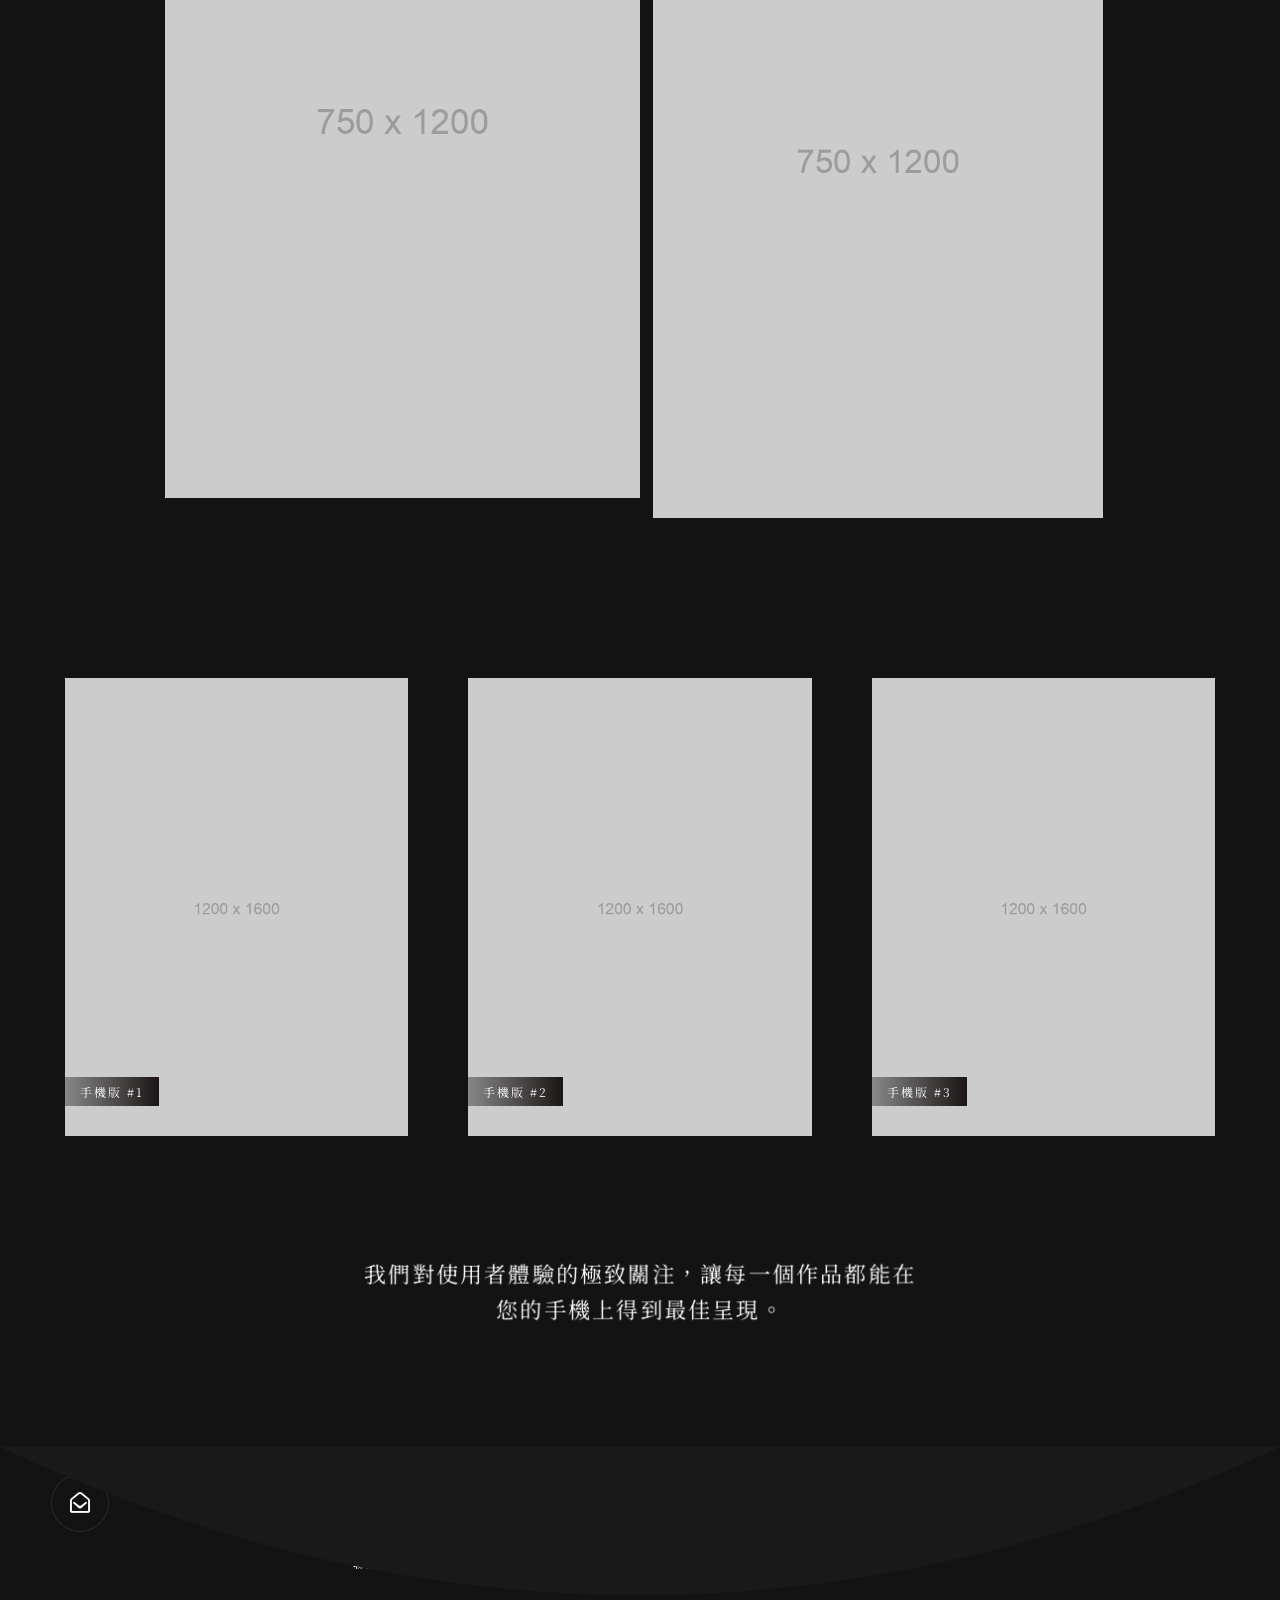
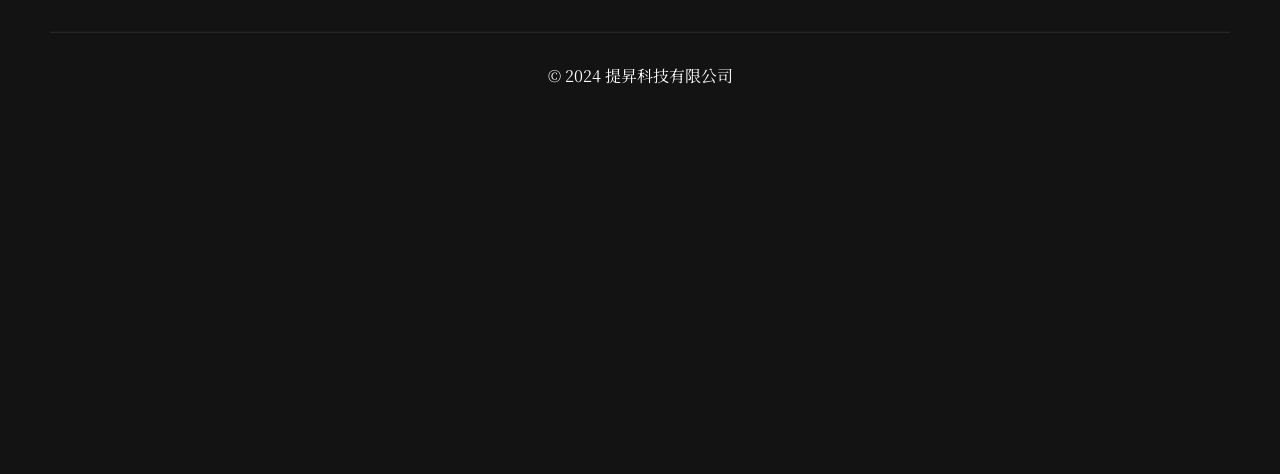
<file: project-demo.html>
<!doctype html>
<html class="no-js" lang="">

<head>
    <meta charset="utf-8">
    <meta name="description" content="">
    <meta name="viewport" content="width=device-width, initial-scale=1">

    <link rel="icon" href="assets/img/logo-32x32.png" sizes="32x32"/>
    <link rel="icon" href="assets/img/logo-192x192.png" sizes="192x192"/>
    <!-- 載入字體 -->
    <link href="https://fonts.googleapis.com/css?family=Noto+Serif+TC:200,300,regular,500,600,700,900" rel="stylesheet" />

    <title>作品範例｜提昇科技</title>

    <link href="assets/css/plugins.css" rel="stylesheet"/>
    <link rel="stylesheet" href="assets/css/style.css">
</head>

<body class="v-dark dsn-ajax">


<div id="dsn_preloader" class="preloader">

    <div class="dsnload p-absolute">
        <span class="dsnload__row">
            <span class="dsnload__img">
            <img src="assets/img/logo-light.png" class="logo-dark" alt="提昇科技TimTech" decoding="async" loading="lazy"/>
            <img src="assets/img/logo.png" class="logo-light" alt="提昇科技TimTech" decoding="async" loading="lazy"/>
            </span>
        </span>
        <span class="dsnload__row dsnload__row--sibling">
            <span class="dsnload__img">
                 <img src="assets/img/logo-light.png" class="logo-dark" alt="提昇科技TimTech" decoding="async" loading="lazy"/>
            <img src="assets/img/logo.png" class="logo-light" alt="提昇科技TimTech" decoding="async" loading="lazy"/>
            </span>
        </span>
        <span class="dsnload__row dsnload__row--sibling">
            <span class="dsnload__img">
                <img src="assets/img/logo-light.png" class="logo-dark" alt="提昇科技TimTech" decoding="async" loading="lazy"/>
            <img src="assets/img/logo.png" class="logo-light" alt="提昇科技TimTech" decoding="async" loading="lazy"/>
            </span>
        </span>
        <span class="dsnload__row dsnload__row--sibling">
            <span class="dsnload__img">
               <img src="assets/img/logo-light.png" class="logo-dark" alt="提昇科技TimTech" decoding="async" loading="lazy"/>
            <img src="assets/img/logo.png" class="logo-light" alt="提昇科技TimTech" decoding="async" loading="lazy"/>
            </span>
        </span>


    </div>
    <svg width="100%" height="100%" viewBox="0 0 100 100" class="v-middle" preserveAspectRatio="xMinYMin meet"
         fill="none">
        <linearGradient id="linearColors" x1="0" y1="0" x2="1" y2="1">
            <stop offset="0%" stop-color="var(--theme-color)"></stop>
            <stop offset="50%" stop-color="var(--border-color)"></stop>
            <stop offset="100%" stop-color="var(--assistant-color)"></stop>
        </linearGradient>
        <path class="dsn-progress-path" d="M50,1 a49,49 0 0,1 0,98 a49,49 0 0,1 0,-98"/>
    </svg>
    <div class="loading-circle v-middle">
        <p class="loading-count v-middle">0</p>
    </div>

    <span class="loading-text text-uppercase mt-30 dsn-container">載入中...</span>
    <div class="bg-load background-section d-flex align-items-end">
        <svg class="dsn-separator-bottom dsn-icon-assistant-color" width="100%" height="100%" viewBox="0 0 100 10"
             preserveAspectRatio="none">
            <path class="path-anim separator__path" data-dsn-to="M 0 0 C 40 0 55 0 100 0 L 0 0 Z"
                  vector-effect="non-scaling-stroke" d="M 0 0 C 40 16 75 10 100 0 L 0 0 Z"></path>
        </svg>
    </div>

</div>

<main id="main_root" class="main-root">

    <!-- ========== Menu ========== -->
    <header id="site_menu_header" class="site-header  dsn-container d-none dsn-hamburger">
        <div class="main-logo">
            <a href="index.html" data-dsn-text="提昇科技" class="custom-logo-link main-brand effect-ajax" rel="home"
            aria-current="page">
                <img src="assets/img/logo-light.png" class="custom-logo logo-light" alt="提昇科技TimTech"/>
                <img src="assets/img/logo.png" class="custom-logo logo-dark" alt="提昇科技TimTech"/>
            </a>
        </div>
        <nav class="main-navigation ">
            <div class="menu-cover-title header-container dsn-container">MENU</div>
            <ul id="dsn-primary-list" class="primary-nav h2">
                <li class="nav-item has-sub-menu">
                    <a title="Home" href="index.html">
                        <span class="overflow ">首頁</span>
                    </a>
                </li>
                
                <li class="nav-item ">
                    <a title="About" href="about-us.html">
                        <span class="overflow">關於我們</span>
                    </a>
                </li>

                <li class="nav-item ">
                    <a title="Service" href="service.html" >
                        <span class="overflow">服務項目</span>
                    </a>
                </li>

                <li class="nav-item has-sub-menu">
                    <a title="Portfolio" href="portfolio.html">
                        <span class="overflow ">作品展示</span>
                    </a>
                </li>

                <!-- <li class="nav-item has-sub-menu">
                    <a title="News" href="news.html">
                        <span class="overflow ">最新消息</span>
                    </a>
                </li> -->

                <li class="nav-item ">
                    <a title="Contact" href="contact.html">
                        <span class="overflow">聯絡我們</span>
                    </a>
                </li>
            </ul>
            <div class="container-content  d-flex flex-column justify-content-center section-margin">
                <div class="nav__info">
                    <div class="nav-content">
                        <h5 class="sm-title-block mb-10">公司地址</h5>
                        臺中市西區大忠南街118號10F之2

                    </div>
                    <div class="nav-content mt-30">
                        <h5 class="sm-title-block mb-10">聯絡方式</h5>
                        <p class="links over-hidden mb-1">
                            <a class="link-hover d-block" href="tel:+886975307915" data-hover-text="+886 975307915">+886 975307915</a>
                        </p>
                        <p class="links over-hidden"><a class="link-hover" href="mailto:service@timtech.tw"
                                                        data-hover-text="service@timtech.tw">service@timtech.tw</a></p>

                    </div>
                </div>
            </div>
        </nav>
        <div id="navbar_toggle" class="navbar-toggle">
            <div class="toggle-icon">
                <div class="toggle-line"></div>
                <div class="toggle-line"></div>
                <div class="toggle-line"></div>
            </div>
            <div class="toggle-text">
                <div class="text-menu">Menu</div>
                <div class="text-open">Open</div>
                <div class="text-close">Close</div>
            </div>
        </div>
        <div class="bg-load background-main"></div>

        <svg width="100%" height="100%" viewBox="0 0 100 100" preserveAspectRatio="none"
            class="bg-load dsn-svg-transition">
            <path vector-effect="non-scaling-stroke" d="M 0 100 V 100 Q 50 100 100 100 V 100 z"/>
        </svg>

    </header>
    <!-- ========== End Menu ========== -->

    <!-- ========== Header  ========== -->
    <header id="dsn_header" class="dsn-header-animation  show-box-shadow dsn-container section-padding v-dark-head">
        <div class="entry-header p-relative over-hidden">
            <div id="hero_image"
                 class="p-absolute dsn-hero-parallax-img over-hidden before-z-index z-index-1 full-width"
                 data-dsn-ajax="img" data-overlay="4">
                <img src="assets/img/portfolio/project1/1.jpg"
                     class="cover-bg-img transform-3d " alt=""
                     data-dsn-position="50% 50%"
                     sizes="(max-width: 2560px) 100vw, 2560px"/>
            </div>
            <div id="hero_content" class="d-flex p-relative h-100 dsn-hero-parallax-title align-items-end container">
                <div class="content p-relative ">
                    <div class="intro-project w-100">
                        <div class="intro-title ">
                            <div id="dsn_metas" class="p-relative d-flex justify-content-between ">
                                <div class="metas has-separate p-relative mb-10">
                                    <span>合作對象</span>
                                    <span>作品類型</span>
                                </div>
                            </div>
                            <div id="hero_title">
                                <h1 class="title-h2" data-dsn-ajax="title">作品標題</h1>
                                <p class="subtitle-meta metas p-relative mt-10 max-w570">
                                We’ve taken care of all the digital boring details, so you can take care of your online
                                business grow and clients satisfaction.
                                </p>
                            </div>

                        </div>

                    </div>

                </div>

            </div>

        </div>


        <a class="background-main move-circle link-project p-absolute" data-dsn="parallax"
           href="https://www.behance.net/gallery/142440825/VisionAid?tracking_source=for_you_feed_recommended"
           target="_blank" rel="nofollow">
            觀看作品
            <svg viewBox="0 0 1024 1024" version="1.1" xmlns="http://www.w3.org/2000/svg">
                <path d="M213.333333 750.506667L665.173333 298.666667H384V213.333333h426.666667v426.666667h-85.333334V358.826667L273.493333 810.666667 213.333333 750.506667z"/>
            </svg>
        </a>
        <a href="#page_wrapper" rel="nofollow" class="dsn-scroll-bottom"
           data-dsn-option='{"ease": "power4.inOut" , "duration" : 1.5}'>
            <div class="text">SCROLL</div>
        </a>
    </header>
    <!-- ========== End Header  ========== -->
    <div id="page_wrapper" class="wrapper">
        <!-- ========== Info Project  ========== -->
        <div class="info-project container text-center section-margin">
            <h2 class="title-h2 dsn-up">
                專案背景
            </h2>
            <p class="max-w750 mt-30 dsn-up">
                Wondour™ was tasked with creating a pair
                Wondour™ was tasked with creating a pair
                of electronic glasses that can help legally-blind and low-vision people see again. We're helping people
                with Wet & Dry Macular Degeneration, Diabetic and Non-Diabetic Retinopathy, Glaucoma,
                Optic-Nerve-Atrophy.
            </p>
            <ul class="intro-project-list mt-30 d-grid grid-md-3 grid-sm-2 ">

                <li class="dsn-up grid-item number-item">
                    <h5 class="title-list-project sm-title-block">合作對象</h5>
                    <p class="description-list-project dsn-auto">Design Director</p>
                </li>

                <li class="dsn-up grid-item number-item">
                    <h5 class="title-list-project sm-title-block">產業類別</h5>
                    <p class="description-list-project dsn-auto">Dylan Stroud</p>
                </li>

                <li class="dsn-up grid-item number-item">
                    <h5 class="title-list-project sm-title-block">服務項目</h5>
                    <p class="description-list-project dsn-auto">April 26th 2022</p>
                </li>
            </ul>
        </div>
        <!-- ========== End Info Project  ========== -->

        <!-- ========== Info  ========== -->
        <div class="background-section section-padding d-grid grid-md-2 dsn-container">
            <div class="dsn-container">
                <h2 class="title-block dsn-up">色彩&設計規劃</h2>
                <ul data-v-60d32bc4="" data-v-25ad8c36="" class="color-chip-list no-bullet mt-20">
                    <li class="color-chip color-chip-list__item " style="background-color: #00479D;"><div class="color-chip__text">#00479D</div></li>
                    <li class="color-chip color-chip-list__item " style="background-color: #C11920;"><div class="color-chip__text">#C11920</div></li>
                    <li class="color-chip color-chip-list__item " style="background-color: #222222;"><div class="color-chip__text">#222222</div></li>
                    <li class="color-chip color-chip-list__item " style="background-color: #969696;"><div class="color-chip__text">#969696</div></li>
                    <li class="color-chip color-chip-list__item is-close-white" style="background-color: #FFFFFF;"><div class="color-chip__text">#FFFFFF</div></li>
                </ul>
                <p class="dsn-up mt-20">
                    
                    We designed VisionAid™ as a modular system. This enables the release of new SmartFrame™ and new
                    DigitalLens™ styles in the future that can be purchased to improve the style or functionality of
                    your
                    device.
                </p>
            </div>
            <div class="p-relative img-box-parallax before-z-index has-popup">
                <div class="effect-popup before-z-index h-100"
                     data-src="assets/img/portfolio/project1/2.jpg"
                     data-caption="網站首頁" data-fancybox="_1" data-cursor="open" data-dsn-overlay="0">
                    <img src="assets/img/portfolio/project1/2.jpg" class="cover-bg-img" alt="">
                </div>
                <div class="cap">
                    <span>網站首頁</span>
                </div>
            </div>
        </div>
        <!-- ========== End Info  ========== -->

        <!-- ========== Right Box With Image  ========== -->
        <div class="right-box-image section-margin dsn-container dsn-left-container over-hidden">
            <div class="box-img">
                <div class="img-box-parallax h-v-80 w-100 before-z-index dsn-animate dsn-effect-left"
                     data-dsn-triggerhook="bottom"
                     data-dsn-grid="move-up" data-overlay="1">
                    <img src='assets/img/portfolio/project2/5.jpg' class="cover-bg-img has-direction"
                         data-dsn-position="50% 0%" alt=''/>
                </div>
            </div>
            <div class="box-info background-section box-padding section-margin" data-dsn-gap="30px 30px">
                <h2 class="title-h2">專案目標</h2>
                <p class="mt-20 pt-20 border-top">
                    we give fashion forward men, quick access to the finest, premium-quality, designer clothes for men.
                    Not only that, our online selection is comprised of versatile.
                </p>
                <ul class="d-grid dsn-list  mt-20">
                    <li class="list-item background-main border-rdu">
                        <span class="dsn-icon mr-15"><i class="fas fa-check" aria-hidden="true"></i></span>
                        <p class="dsn-heading-title heading-color ">Beautiful and easy to understand UI</p>
                    </li>
                    <li class="list-item background-main border-rdu">
                        <span class="dsn-icon mr-15"><i class="fas fa-check" aria-hidden="true"></i></span>
                        <p class="dsn-heading-title heading-color ">Theme advantages are pixel perfect design </p>
                    </li>
                    <li class="list-item background-main border-rdu">
                        <span class="dsn-icon mr-15"><i class="fas fa-check" aria-hidden="true"></i></span>
                        <p class="dsn-heading-title heading-color ">Present your services with flexible</p>
                    </li>
                </ul>
            </div>

        </div>
        <!-- ========== End Right Box With Image  ========== -->

        <!-- ========== Slider Parallax ========== -->
        <header class="v-dark-head-mobile half-right dsn-section-padding dsn-header-animation">
            <div class="main-slider v-dark-head-mobile has-horizontal  active-nav-slider dsn-webgl has-paginate"
                data-dsn-webgl='{"displacement" : "assets/img/displacement/8.jpg"}'
                data-dsn-option='{"direction":"horizontal","allowTouchMove":true,"watchSlidesProgress":true,"grabCursor":true,"mousewheel":false}'>


                <div class="content-slider slide-inner h-100 over-hidden">
                    <div class="bg-container p-absolute  dsn-hero-parallax-img  w-100 h-100 z-index-1 dsn-hero-parallax-img">
                        <div class="swiper-container h-100">
                            <div class="swiper-wrapper">
                                <div class="slide-item swiper-slide over-hidden">
                                    <div class="image-bg cover-bg w-100 h-100 before-z-index" data-overlay="4">
                                        <img class="cover-bg-img dsn-swiper-parallax-transform"
                                            src="assets/img/portfolio/project6/1.jpg" alt=""
                                            data-dsn-position="50% 50%"/>
                                    </div>
                                    <div class="slide-content p-absolute">
                                        <div class="p-relative head-meta swiper-animate-head  d-flex justify-content-between mb-20">
                                            <div class="circle-before metas mb-10">
                                                <span>重點特色</span>
                                            </div>
                                        </div>
                                        <h2 class="title-h2 title has-box-mod p-relative">
                                            <a href="" data-dsn-split="chars" class="effect-ajax"
                                            data-dsn-ajax="slider">
                                                HEADPHONES
                                            </a>
                                        </h2>
                                        <p class="description swiper-animate-head max-w570 mt-20">
                                            ABOUT THE PROJECT Mode is an audio range designed to provide optimal
                                            performance
                                            and comfort
                                            for every mode of use. The
                                        </p>
                                    </div>
                                </div>
                                <div class="slide-item swiper-slide over-hidden">
                                    <div class="image-bg cover-bg w-100 h-100 before-z-index" data-overlay="3">
                                        <img class="cover-bg-img dsn-swiper-parallax-transform"
                                            src="assets/img/portfolio/project5/1.jpg" alt=""
                                            data-dsn-position="50% 50%"/>
                                    </div>
                                    <div class="slide-content p-absolute">
                                        <div class="p-relative head-meta swiper-animate-head  d-flex justify-content-between mb-20">
                                            <div class="circle-before metas mb-10">
                                                <span>重點特色</span>
                                            </div>
                                        </div>
                                        <h2 class="title-h2 title has-box-mod p-relative">
                                            <a href="" data-dsn-split="chars" class="effect-ajax"
                                            data-dsn-ajax="slider">
                                                DOG CHOW
                                            </a>
                                        </h2>
                                        <p class="description swiper-animate-head max-w570 mt-20">
                                            This optional section is only applicable
                                            to posts. It is a space for you to write a summary of the post.
                                        </p>
                                    </div>
                                </div>
                                <div class="slide-item swiper-slide over-hidden">
                                    <div class="image-bg cover-bg w-100 h-100 before-z-index" data-overlay="2">
                                        <img class="cover-bg-img dsn-swiper-parallax-transform"
                                            src="assets/img/portfolio/project4/1.jpg" alt=""
                                            data-dsn-position="50% 50%"/>
                                    </div>
                                    <div class="slide-content p-absolute">
                                        <div class="p-relative head-meta swiper-animate-head  d-flex justify-content-between mb-20">
                                            <div class="circle-before metas mb-10">
                                                <span>重點特色</span>
                                            </div>
                                        </div>
                                        <h2 class="title-h2 title has-box-mod p-relative">
                                            <a href="" data-dsn-split="chars" class="effect-ajax"
                                            data-dsn-ajax="slider">
                                                OPEN RUN
                                            </a>
                                        </h2>
                                        <p class="description swiper-animate-head max-w570 mt-20">
                                            ABOUT THE PROJECT Wondour™ was tasked with creating a pair of electronic
                                            glasses
                                            that can
                                            help legally-blind and low-vision people see
                                        </p>
                                    </div>
                                </div>
                            </div>
                        </div>
                    </div>
                    <div class="dsn-container d-flex align-items-center dsn-slider-content dsn-hero-parallax-title"></div>
                </div>


                <div class="dsn-swiper-paginate">
                    <div class="swiper-pagination dsn-swiper-circle mr-30 ml-30 heading-color"></div>
                </div>

                <div class="control-nav w-100  d-flex dsn-container  align-items-center justify-content-between">
                    <div class="prev-paginate         dsn-paginate-arrow box-shadow"></div>


                    <div class="dsn-pagination p-relative d-flex align-items-end">
                        <span class="slider-current-index h2">01</span>
                        <span class="sm-title-block">/ </span><span
                            class="total sm-title-block"> 3</span>
                    </div>

                    <div class="next-paginate dsn-paginate-arrow box-shadow"></div>


                </div>


            </div>
        </header>
        <!-- ========== End Slider Parallax ========== -->

        <!-- ========== Desktop Image Section ========== -->
        <div class="about-section about-resume container section-margin text-center">
            <div class="section-title mb-70">
                <h2 class="title-h2 text-upper">DESKTOP & MOBILE</h2>
                <p class="max-w750 mt-20">
                    透過桌面環境的展示，我們將每個作品注入了數位的生命力，呈現出極致的細節和設計。
                    在這個桌面空間中，您可以感受到創新科技與藝術的融合，這不僅僅是一個網站，更是一場視覺的盛宴。
                </p>
            </div>

            <div class="d-grid grid-md-2 d-grid-no-space box-img">
                <div class="img-left"
                     data-dsn-animation='{"to":{"rotation":"-15","y":"60"},"option":{"scrub":"1"},"responsive":["desktop","tablet"],"to_tablet":{"rotation":"-15"}}'
                >
                    <div class="p-relative img-box-parallax before-z-index has-popup">
                        <div class="effect-popup before-z-index h-100"
                            data-src="assets/img/p1.jpg"
                            data-caption="電腦版 #1" data-fancybox="_1" data-cursor="open" data-dsn-overlay="0">
                            <img src="assets/img/p1.jpg" alt="">
                        </div>
                    </div>
                </div>
                <div class="img-right"
                     data-dsn-animation='{"to":{"rotation":"9","y":0},"option":{"scrub":"1"},"responsive":["desktop","tablet"],"to_tablet":{"rotation":"1"}}'
                >
                    <div class="p-relative img-box-parallax before-z-index has-popup">
                        <div class="effect-popup before-z-index h-100"
                            data-src="assets/img/p2.jpg"
                            data-caption="電腦版 #2" data-fancybox="_1" data-cursor="open" data-dsn-overlay="0">
                            <img src="assets/img/p2.jpg" alt="">
                        </div>
                    </div>
                </div>

            </div>
        </div>
        <!-- ========== End Desktop Image Section ========== -->

        <!-- ========== Mobile Three Image Popup  ========== -->
        <div class="container p-relative mb-section section-margin">
            <div class="d-grid grid-sm-3 align-items-center" data-dsn-gap="80px 60px">
                <div class="p-relative img-box-parallax before-z-index has-popup">
                    <div class="effect-popup before-z-index h-100"
                         data-src="assets/img/portfolio/project2/3.jpg"
                         data-caption="手機版 #1" data-fancybox="_1" data-cursor="open" data-dsn-overlay="0">
                        <img src="assets/img/portfolio/project2/3.jpg" alt="">
                    </div>
                    <div class="cap">
                        <span>手機版 #1</span>
                    </div>
                </div>
                <div class="p-relative img-box-parallax before-z-index has-popup">
                    <div class="effect-popup before-z-index h-100"
                         data-src="assets/img/portfolio/project2/4.jpg"
                         data-caption="手機版 #2" data-fancybox="_1" data-cursor="open" data-dsn-overlay="0">
                        <img src="assets/img/portfolio/project2/4.jpg" alt="">
                    </div>
                    <div class="cap">
                        <span>手機版 #2</span>
                    </div>
                </div>
                <div class="p-relative img-box-parallax before-z-index has-popup">
                    <div class="effect-popup before-z-index h-100"
                         data-src="assets/img/portfolio/project2/4.jpg"
                         data-caption="手機版 #3" data-fancybox="_1" data-cursor="open" data-dsn-overlay="0">
                        <img src="assets/img/portfolio/project2/4.jpg" alt="">
                    </div>
                    <div class="cap">
                        <span>手機版 #3</span>
                    </div>
                </div>
            </div>
        </div>
        <!-- ========== End Mobile Three Image Popup  ========== -->

        <!-- ========== Paragraph  ========== -->
        <div class="container section-margin text-center">
            <p class="title-block dsn-text max-w570">
                我們對使用者體驗的極致關注，讓每一個作品都能在您的手機上得到最佳呈現。
            </p>
        </div>
        <!-- ========== End Paragraph  ========== -->


        <!-- ========== Next Project  ========== -->
        <!-- <div class="next-project section-padding p-relative footer-animate svg-animate">
            <svg class="dsn-separator dsn-separator-up  dsn-icon-main-color" width="100%" height="100%"
                 viewBox="0 0 100 10" preserveAspectRatio="none">
                <path class="path-anim separator__path" data-dsn-to="M 0 0 C 40 0 55 0 100 0 L 0 0 Z"
                      vector-effect="non-scaling-stroke" d="M 0 0 C 40 16 75 10 100 0 L 0 0 Z"></path>
            </svg>
            <div data-dsn-ajax="img" class="p-absolute dsn-hero-parallax-img transform-3d bg-container over-hidden"
                 data-overlay="4">
                <img class="cover-bg-img wp-post-image" src="assets/img/portfolio/project2/1.jpg" alt=""
                     data-dsn-position="50% 50%"/>
            </div>
            <div class="dsn-container dsn-z-index-2 p-relative h-100 v-dark-head">
                <div class="p-relative h-100 d-flex flex-column justify-content-center">
                    <div class="intro-project w-100">
                        <div class="intro-title text-center">
                            <div class="metas has-separate p-relative mb-10">
                                <span>Creative</span>
                                <span>Photography</span>
                            </div>

                            <div class="hero-title fill-text">
                                <a href="project-2.html" class="d-inline-block effect-ajax" data-dsn-ajax="next">
                                    <h2 class="title">MEN FASHION</h2>
                                </a>
                            </div>
                        </div>
                    </div>
                </div>

            </div>
        </div> -->
        <!-- ========== End Next Project  ========== -->

    </div>
    <!-- ========== Footer ========== -->
    <footer id="dsn_footer" class="dsn-footer p-relative footer-animate svg-animate background-main">
        <svg class="dsn-separator dsn-separator-up  dsn-icon-assistant-color" width="100%" height="100%"
            viewBox="0 0 100 10" preserveAspectRatio="none">
            <path class="path-anim separator__path" data-dsn-to="M 0 0 C 40 0 55 0 100 0 L 0 0 Z"
                vector-effect="non-scaling-stroke" d="M 0 0 C 40 16 75 10 100 0 L 0 0 Z"></path>
        </svg>
        <div class="footer-content p-relative mt-section">

            <div class="text-center container">
                <h2 class="title-h2 ">
                    <span class="d-block"><b><i>透過網站，將想法變成現實</i></b></span>
                </h2>
                <div class="dsn-icon-heading-color dsn-def-btn d-flex justify-content-center mt-30">
                    <a class="dsn-btn dsn-border border-color-default  background-section  effect-ajax has-icon-left"
                    href="contact.html" data-dsn-text="專案詢問">
                <span class="dsn-icon dsn-bg-before btn-icon-left heading-color z-index-1">
                    <i class="fas fa-angle-right" aria-hidden="true"></i>
                </span>
                        <span class="title-btn p-relative  z-index-1 ">專案詢問</span>
                    </a>
                </div>

            </div>
            <div class="dsn-container pt-60">
                <div class="d-grid grid-lg-4 grid-md-2 ">
                    <div class="grid-col-1">
                        <div class="dsn-logo main-logo">
                            <div class="main-logo">
                                <a href="index.html" data-dsn-text="提昇科技"
                                class="custom-logo-link main-brand effect-ajax" rel="home">
                                    <img class="custom-logo logo-light" src="assets/img/logo-light.png"
                                        alt="提昇科技TimTech"/>
                                    <img class="custom-logo logo-dark" src="assets/img/logo.png"
                                        alt="提昇科技TimTech"/>
                                </a>
                            </div>
                        </div>
                        <ul class="dsn-socials box-social mt-20 dsn-icon-heading-color">
                            <li><a href="mailto:service@timtech.tw" target="_blank" rel="nofollow"
                                class="init-color move-circle border-color-default" data-dsn="parallax"><span
                                    class="dsn-icon"><i class="far fa-envelope-open"></i> <span>Email</span></a>
                            </li>
                        </ul>
                    </div>
                    <div class="grid-col-2">
                        <h4 class="subtitle p-relative line-shape  line-shape-after "><span
                                class="background-revere ">網站導航</span>
                        </h4>
                        <div class="menu-footer-menu-container">
                            <ul id="menu-footer-menu" class="menu">
                                <li class="menu-item">
                                    <a href="index.html" class="effect-ajax">首頁</a>
                                </li>
                                <li class="menu-item">
                                    <a href="about-us.html" class="effect-ajax">關於我們</a>
                                </li>
                                <li class="menu-item">
                                    <a href="service.html" class="effect-ajax">服務項目</a>
                                </li>
                                <li class="menu-item">
                                    <a href="portfolio.html" class="effect-ajax">作品展示</a>
                                </li>
                                <!-- <li class="menu-item">
                                    <a href="news.html" class="effect-ajax">最新消息</a>
                                </li> -->
                                <li class="menu-item">
                                    <a href="contact.html" class="effect-ajax">聯絡我們</a>
                                </li>

                            </ul>
                        </div>
                    </div>
                    <div class="grid-col-3">
                        <h4 class="subtitle p-relative line-shape  line-shape-after "><span
                                class="background-revere ">聯絡方式</span>
                        </h4>

                        <div class="col-contact">
                            <p><strong>T</strong> : +886 975307915</p>
                            <p class="over-hidden mt-10">
                                <strong>E</strong> : <a class="link-hover" href="mailto:service@timtech.tw"
                                                        data-hover-text="service@timtech.tw">service@timtech.tw</a>
                            </p>
                        </div>

                    </div>
                    <div class="grid-col-4">
                        <h4 class="subtitle p-relative line-shape  line-shape-after "><span
                                class="background-revere ">公司地址</span>
                        </h4>
                        <div class="col-address">
                            <p>
                                臺中市西區大忠南街118號10F之2
                            </p>
                        </div>
                    </div>
                </div>
                <div class="footer-bottom mt-60 pt-30 border-top pb-30 text-center">
                    <p class="over-hidden">
                        © 2024 提昇科技有限公司
                    </p>
                </div>
            </div>


        </div>
    </footer>
    <!-- ========== End Footer ========== -->

</main>



<!-- ========== Cursor ========== -->
<div id="dsn_cursor" class="ball"></div>
<div id="dsn_cursor_inner" class="ball"></div>
<!-- ========== End Cursor ========== -->


<!-- ==========  Social ========== -->
<div class="social-side d-flex align-items-center flex-column justify-content-center">

    <ul class="socials d-flex flex-column-reverse">
        <li style="--dsn-index-animate : 0;">
            <a href="mailto:service@timtech.tw" target="_blank" rel="nofollow">
                <i class="far fa-envelope-open" aria-hidden="true"></i> <span>Email</span>
            </a>
        </li>
    </ul>
    <div class="icon">聯絡我們</div>
</div>
<!-- ========== End Social ========== -->

<!-- ========== Style Option Page ========== -->
<div id="dsn_box_options" class="day-night">
    <div class="night active" data-dsn-theme="dark">
        <svg width="48" height="48" viewBox="0 0 48 48">
            <rect x="12.3" y="23.5" width="2.6" height="1"></rect>
            <rect x="16.1" y="15.3" transform="matrix(0.7071 -0.7071 0.7071 0.7071 -6.8871 16.5732)" width="1"
                  height="2.6"></rect>
            <rect x="23.5" y="12.3" width="1" height="2.6"></rect>
            <rect x="30.1" y="16.1" transform="matrix(0.7071 -0.7071 0.7071 0.7071 -2.5145 27.0538)" width="2.6"
                  height="1"></rect>
            <rect x="33.1" y="23.5" width="2.6" height="1"></rect>
            <rect x="30.9" y="30.1" transform="matrix(0.7071 -0.7071 0.7071 0.7071 -12.9952 31.4264)" width="1"
                  height="2.6"></rect>
            <rect x="23.5" y="33.1" width="1" height="2.6"></rect>
            <rect x="15.3" y="30.9" transform="matrix(0.7071 -0.7071 0.7071 0.7071 -17.3677 20.9457)" width="2.6"
                  height="1"></rect>
            <path
                    d="M24,18.7c-2.9,0-5.3,2.4-5.3,5.3s2.4,5.3,5.3,5.3s5.3-2.4,5.3-5.3S26.9,18.7,24,18.7z M24,28.3c-2.4,0-4.3-1.9-4.3-4.3s1.9-4.3,4.3-4.3s4.3,1.9,4.3,4.3S26.4,28.3,24,28.3z">
            </path>
        </svg>

    </div>
    <div class="moon" data-dsn-theme="night">
        <svg width="48" height="48" viewBox="0 0 48 48">
            <path
                    d="M24,33.9c-5.4,0-9.9-4.4-9.9-9.9c0-4.3,2.7-8,6.8-9.4l0.8-0.3l-0.1,0.9c-0.2,0.6-0.2,1.3-0.2,1.9c0,5.2,4.3,9.5,9.5,9.5c0.6,0,1.3-0.1,1.9-0.2l0.8-0.2L33.3,27C32,31.1,28.3,33.9,24,33.9z M20.4,15.9c-3.2,1.4-5.3,4.5-5.3,8.1c0,4.9,4,8.9,8.9,8.9c3.6,0,6.7-2.1,8.1-5.3c-0.4,0-0.8,0.1-1.3,0.1c-5.8,0-10.5-4.7-10.5-10.5C20.4,16.7,20.4,16.3,20.4,15.9z">
            </path>
        </svg>
    </div>
</div>
<!-- ========== End Style Option Page ========== -->

<!-- ========== Line BG ========== -->
<div id="line_head"><span class="container"></span></div>
<!-- ========== End Line BG ========== -->

<script src="assets/js/jquery-3.1.1.min.js"></script>
<script src="assets/js/plugins.min.js"></script>
<script src="assets/js/plugins/dsn-grid.min.js"></script>
<script src="assets/js/custom.js"></script>

</body>

</html>
</file>
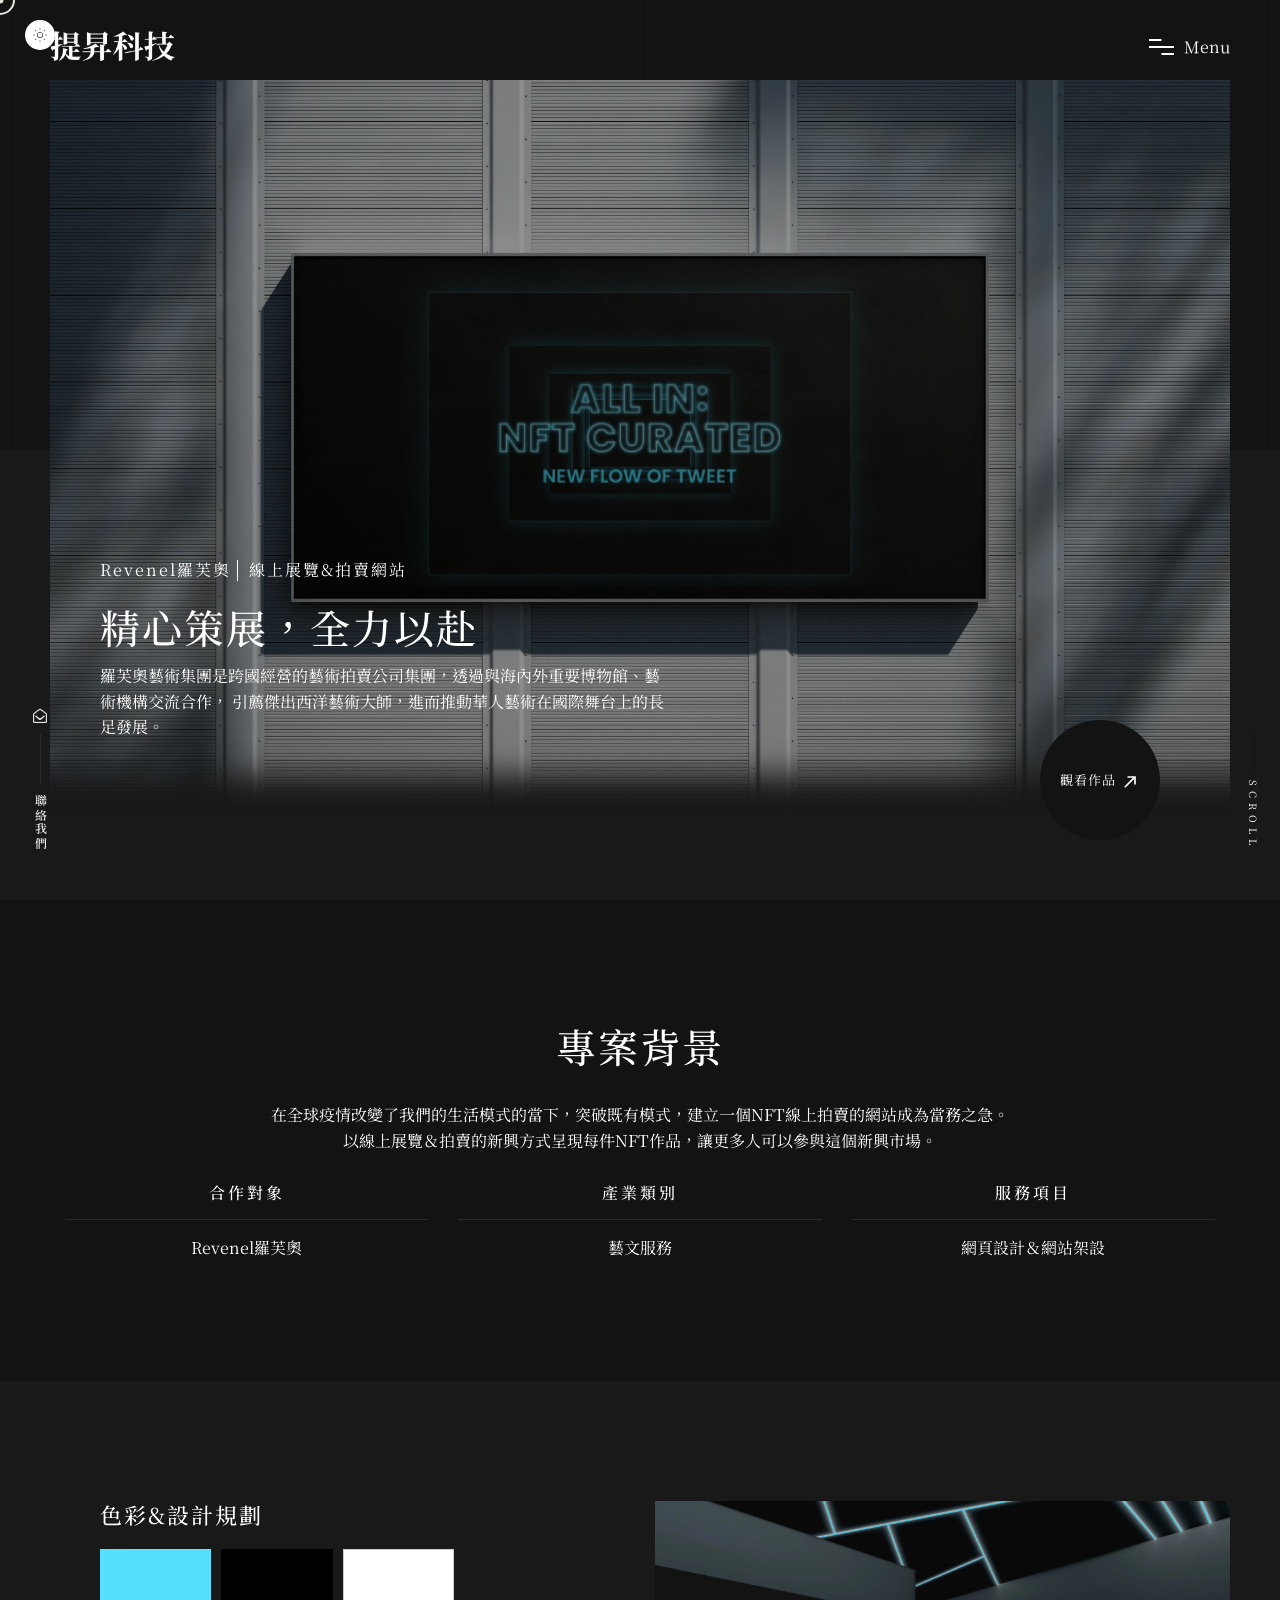
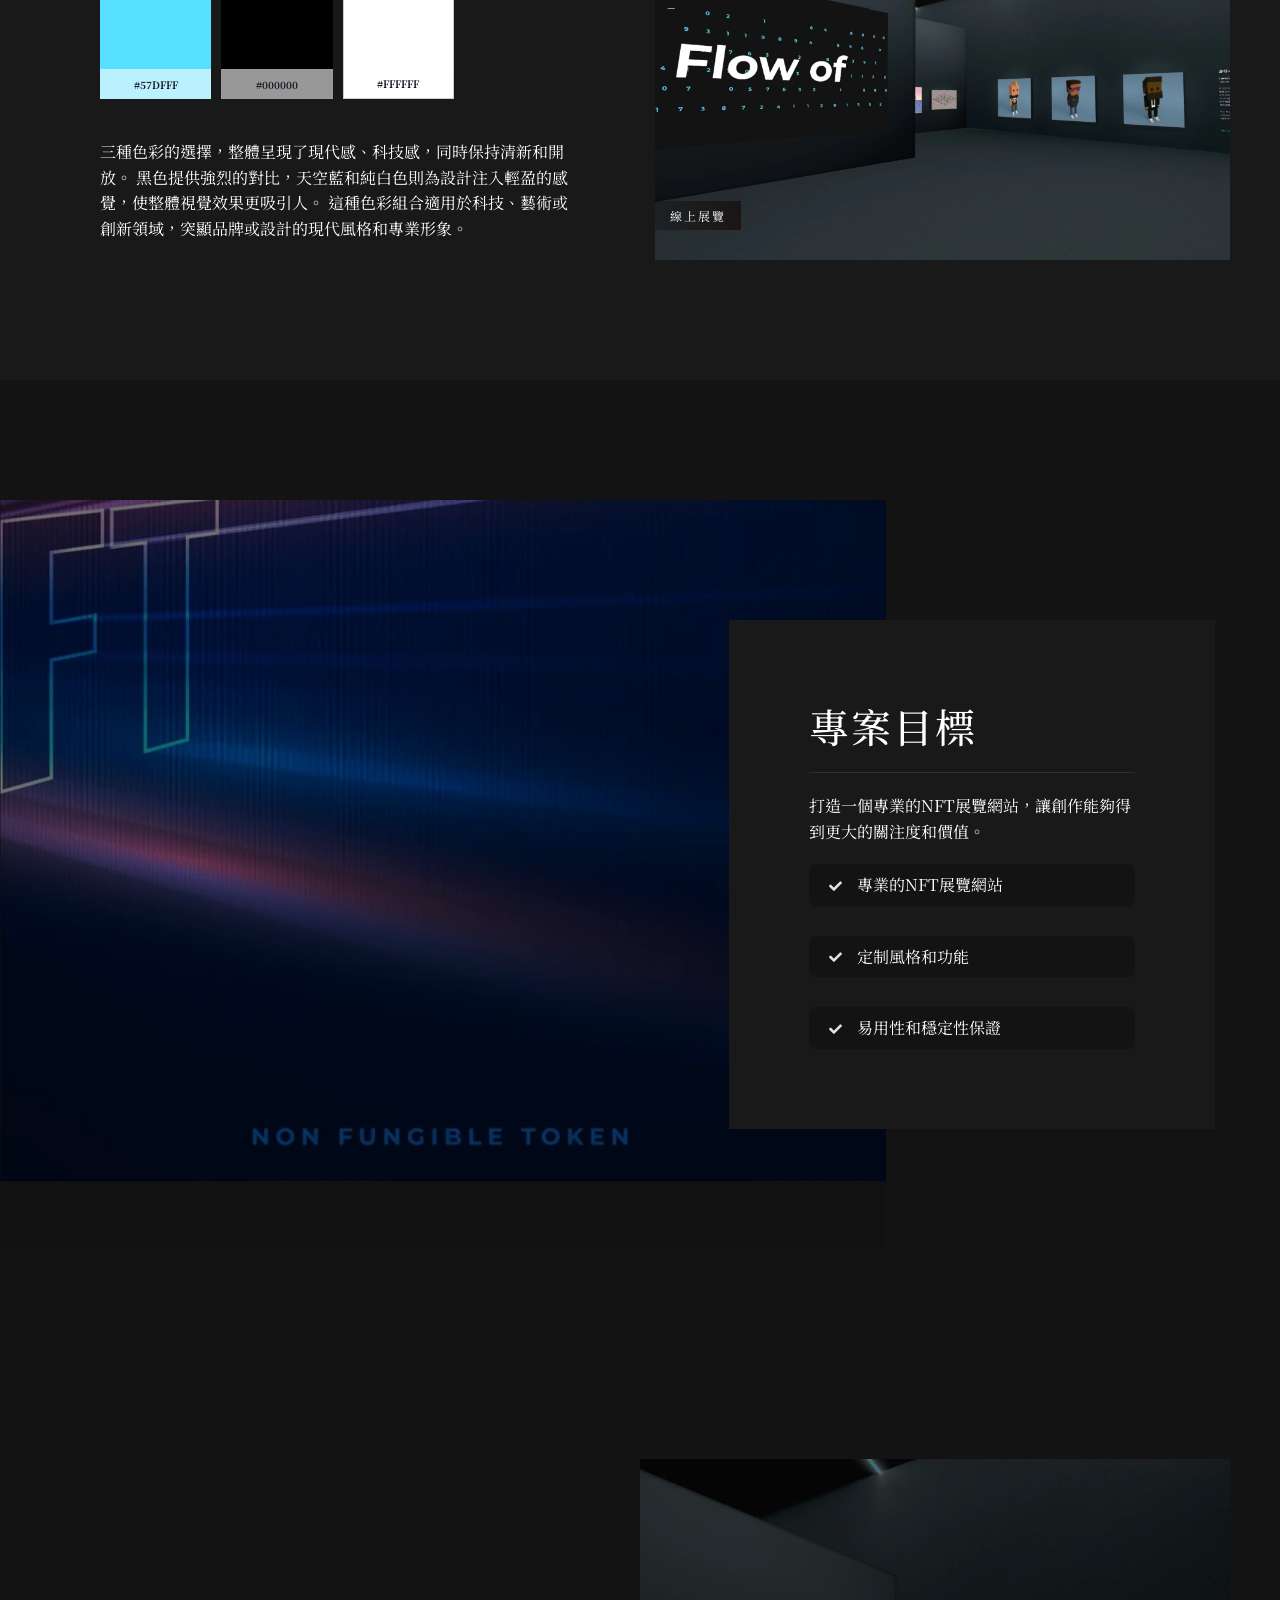
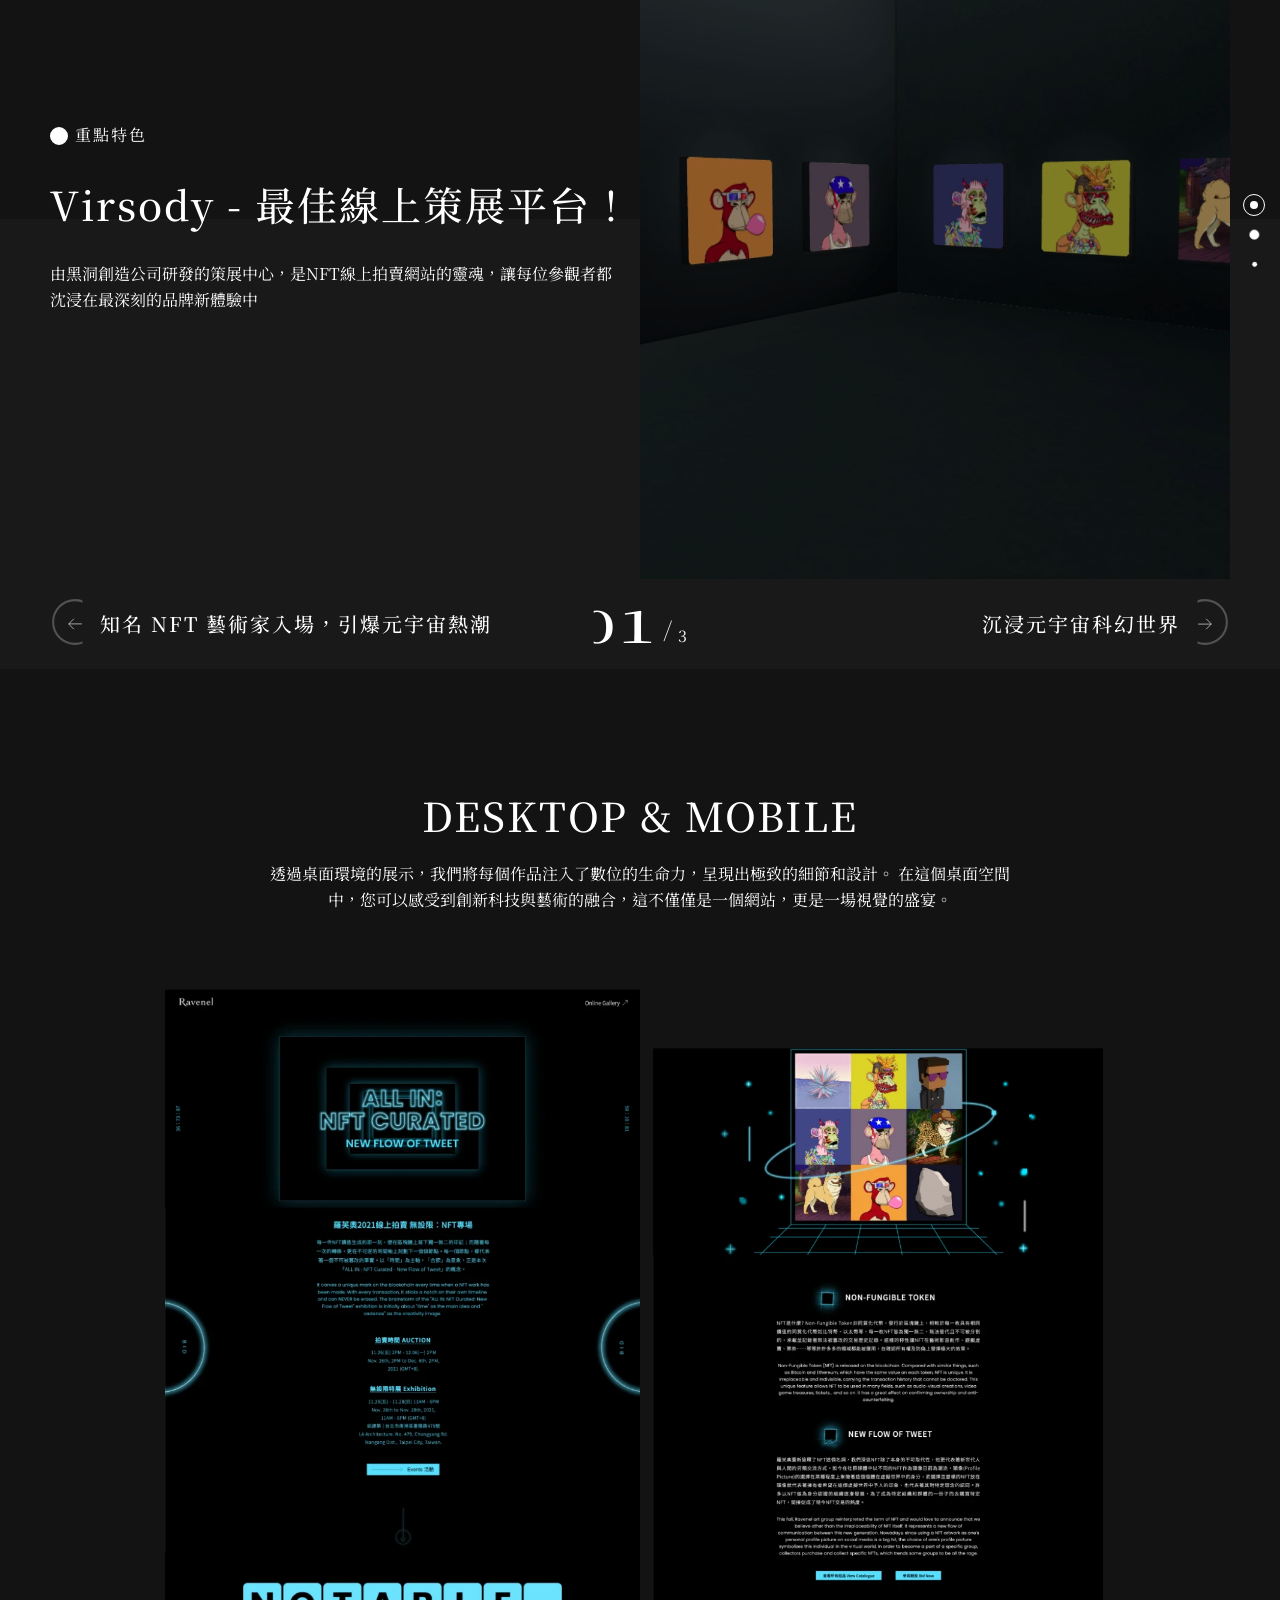
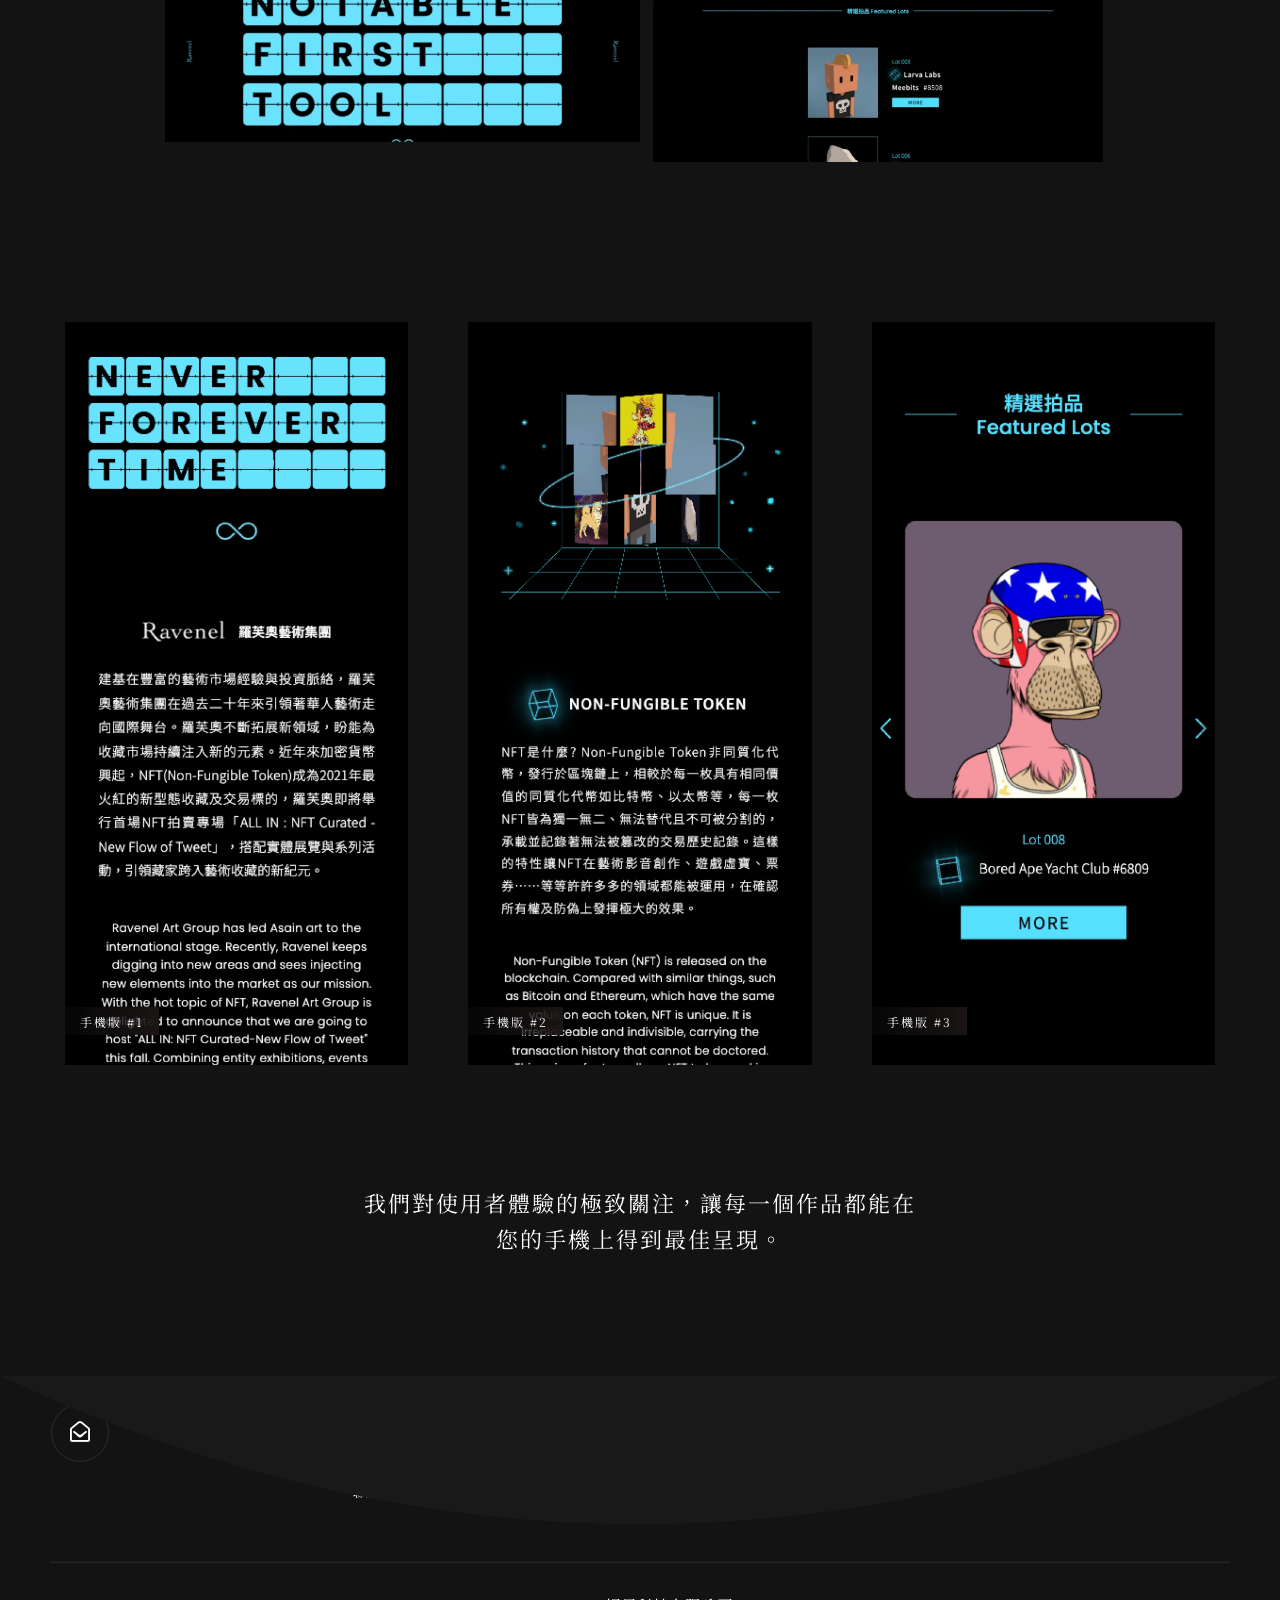
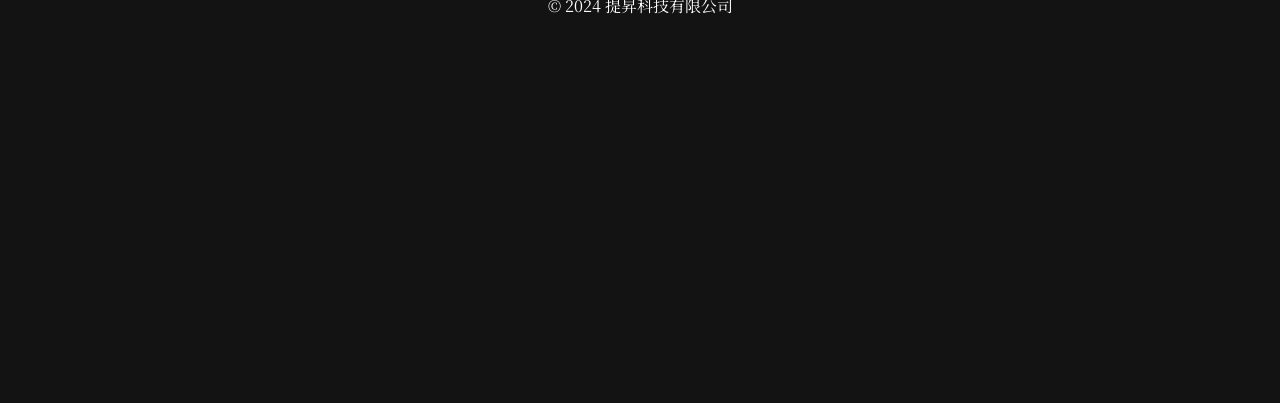
<file: revenel.html>
<!doctype html>
<html class="no-js" lang="">

<head>
    <meta charset="utf-8">
    <meta name="description" content="">
    <meta name="viewport" content="width=device-width, initial-scale=1">

    <link rel="icon" href="assets/img/logo-32x32.png" sizes="32x32"/>
    <link rel="icon" href="assets/img/logo-192x192.png" sizes="192x192"/>
    <!-- 載入字體 -->
    <link href="https://fonts.googleapis.com/css?family=Noto+Serif+TC:200,300,regular,500,600,700,900" rel="stylesheet" />

    <title>Revenel羅芙奧 精心策展，全力以赴！｜提昇科技</title>

    <link href="assets/css/plugins.css" rel="stylesheet"/>
    <link rel="stylesheet" href="assets/css/style.css">
</head>

<body class="v-dark dsn-ajax">


<div id="dsn_preloader" class="preloader">

    <div class="dsnload p-absolute">
        <span class="dsnload__row">
            <span class="dsnload__img">
            <img src="assets/img/logo-light.png" class="logo-dark" alt="提昇科技TimTech" decoding="async" loading="lazy"/>
            <img src="assets/img/logo.png" class="logo-light" alt="提昇科技TimTech" decoding="async" loading="lazy"/>
            </span>
        </span>
        <span class="dsnload__row dsnload__row--sibling">
            <span class="dsnload__img">
                 <img src="assets/img/logo-light.png" class="logo-dark" alt="提昇科技TimTech" decoding="async" loading="lazy"/>
            <img src="assets/img/logo.png" class="logo-light" alt="提昇科技TimTech" decoding="async" loading="lazy"/>
            </span>
        </span>
        <span class="dsnload__row dsnload__row--sibling">
            <span class="dsnload__img">
                <img src="assets/img/logo-light.png" class="logo-dark" alt="提昇科技TimTech" decoding="async" loading="lazy"/>
            <img src="assets/img/logo.png" class="logo-light" alt="提昇科技TimTech" decoding="async" loading="lazy"/>
            </span>
        </span>
        <span class="dsnload__row dsnload__row--sibling">
            <span class="dsnload__img">
               <img src="assets/img/logo-light.png" class="logo-dark" alt="提昇科技TimTech" decoding="async" loading="lazy"/>
            <img src="assets/img/logo.png" class="logo-light" alt="提昇科技TimTech" decoding="async" loading="lazy"/>
            </span>
        </span>


    </div>
    <svg width="100%" height="100%" viewBox="0 0 100 100" class="v-middle" preserveAspectRatio="xMinYMin meet"
         fill="none">
        <linearGradient id="linearColors" x1="0" y1="0" x2="1" y2="1">
            <stop offset="0%" stop-color="var(--theme-color)"></stop>
            <stop offset="50%" stop-color="var(--border-color)"></stop>
            <stop offset="100%" stop-color="var(--assistant-color)"></stop>
        </linearGradient>
        <path class="dsn-progress-path" d="M50,1 a49,49 0 0,1 0,98 a49,49 0 0,1 0,-98"/>
    </svg>
    <div class="loading-circle v-middle">
        <p class="loading-count v-middle">0</p>
    </div>

    <span class="loading-text text-uppercase mt-30 dsn-container">載入中...</span>
    <div class="bg-load background-section d-flex align-items-end">
        <svg class="dsn-separator-bottom dsn-icon-assistant-color" width="100%" height="100%" viewBox="0 0 100 10"
             preserveAspectRatio="none">
            <path class="path-anim separator__path" data-dsn-to="M 0 0 C 40 0 55 0 100 0 L 0 0 Z"
                  vector-effect="non-scaling-stroke" d="M 0 0 C 40 16 75 10 100 0 L 0 0 Z"></path>
        </svg>
    </div>

</div>

<main id="main_root" class="main-root">

    <!-- ========== Menu ========== -->
    <header id="site_menu_header" class="site-header  dsn-container d-none dsn-hamburger">
        <div class="main-logo">
            <a href="index.html" data-dsn-text="提昇科技" class="custom-logo-link main-brand effect-ajax" rel="home"
            aria-current="page">
                <img src="assets/img/logo-light.png" class="custom-logo logo-light" alt="提昇科技TimTech"/>
                <img src="assets/img/logo.png" class="custom-logo logo-dark" alt="提昇科技TimTech"/>
            </a>
        </div>
        <nav class="main-navigation ">
            <div class="menu-cover-title header-container dsn-container">MENU</div>
            <ul id="dsn-primary-list" class="primary-nav h2">
                <li class="nav-item has-sub-menu">
                    <a title="Home" href="index.html">
                        <span class="overflow ">首頁</span>
                    </a>
                </li>
                
                <li class="nav-item ">
                    <a title="About" href="about-us.html">
                        <span class="overflow">關於我們</span>
                    </a>
                </li>

                <li class="nav-item ">
                    <a title="Service" href="service.html" >
                        <span class="overflow">服務項目</span>
                    </a>
                </li>

                <li class="nav-item has-sub-menu">
                    <a title="Portfolio" href="portfolio.html">
                        <span class="overflow ">作品展示</span>
                    </a>
                </li>

                <!-- <li class="nav-item has-sub-menu">
                    <a title="News" href="news.html">
                        <span class="overflow ">最新消息</span>
                    </a>
                </li> -->

                <li class="nav-item ">
                    <a title="Contact" href="contact.html">
                        <span class="overflow">聯絡我們</span>
                    </a>
                </li>
            </ul>
            <div class="container-content  d-flex flex-column justify-content-center section-margin">
                <div class="nav__info">
                    <div class="nav-content">
                        <h5 class="sm-title-block mb-10">公司地址</h5>
                        臺中市西區大忠南街118號10F之2

                    </div>
                    <div class="nav-content mt-30">
                        <h5 class="sm-title-block mb-10">聯絡方式</h5>
                        <p class="links over-hidden mb-1">
                            <a class="link-hover d-block" href="tel:+886975307915" data-hover-text="+886 975307915">+886 975307915</a>
                        </p>
                        <p class="links over-hidden"><a class="link-hover" href="mailto:service@timtech.tw"
                                                        data-hover-text="service@timtech.tw">service@timtech.tw</a></p>

                    </div>
                </div>
            </div>
        </nav>
        <div id="navbar_toggle" class="navbar-toggle">
            <div class="toggle-icon">
                <div class="toggle-line"></div>
                <div class="toggle-line"></div>
                <div class="toggle-line"></div>
            </div>
            <div class="toggle-text">
                <div class="text-menu">Menu</div>
                <div class="text-open">Open</div>
                <div class="text-close">Close</div>
            </div>
        </div>
        <div class="bg-load background-main"></div>

        <svg width="100%" height="100%" viewBox="0 0 100 100" preserveAspectRatio="none"
            class="bg-load dsn-svg-transition">
            <path vector-effect="non-scaling-stroke" d="M 0 100 V 100 Q 50 100 100 100 V 100 z"/>
        </svg>

    </header>
    <!-- ========== End Menu ========== -->

    <!-- ========== Header  ========== -->
    <header id="dsn_header" class="dsn-header-animation  show-box-shadow dsn-container section-padding v-dark-head">
        <div class="entry-header p-relative over-hidden">
            <div id="hero_image"
                 class="p-absolute dsn-hero-parallax-img over-hidden before-z-index z-index-1 full-width"
                 data-dsn-ajax="img" data-overlay="4">
                <img src="assets/img/portfolio/revenel/revenel-cover.webp"
                     class="cover-bg-img transform-3d " alt=""
                     data-dsn-position="50% 50%"
                     sizes="(max-width: 2560px) 100vw, 2560px"/>
            </div>
            <div id="hero_content" class="d-flex p-relative h-100 dsn-hero-parallax-title align-items-end container">
                <div class="content p-relative ">
                    <div class="intro-project w-100">
                        <div class="intro-title ">
                            <div id="dsn_metas" class="p-relative d-flex justify-content-between ">
                                <div class="metas has-separate p-relative mb-10">
                                    <span>Revenel羅芙奧</span>
                                    <span>線上展覽&拍賣網站</span>
                                </div>
                            </div>
                            <div id="hero_title">
                                <h1 class="title-h2" data-dsn-ajax="title">精心策展，全力以赴</h1>
                                <p class="subtitle-meta metas p-relative mt-10 max-w570">
                                    羅芙奧藝術集團是跨國經營的藝術拍賣公司集團，透過與海內外重要博物館、藝術機構交流合作，
                                    引薦傑出西洋藝術大師，進而推動華人藝術在國際舞台上的長足發展。
                                </p>
                            </div>

                        </div>

                    </div>

                </div>

            </div>

        </div>


        <a class="background-main move-circle link-project p-absolute" data-dsn="parallax"
           href="https://metaverse-ravenel.com"
           target="_blank" rel="nofollow">
            觀看作品
            <svg viewBox="0 0 1024 1024" version="1.1" xmlns="http://www.w3.org/2000/svg">
                <path d="M213.333333 750.506667L665.173333 298.666667H384V213.333333h426.666667v426.666667h-85.333334V358.826667L273.493333 810.666667 213.333333 750.506667z"/>
            </svg>
        </a>
        <a href="#page_wrapper" rel="nofollow" class="dsn-scroll-bottom"
           data-dsn-option='{"ease": "power4.inOut" , "duration" : 1.5}'>
            <div class="text">SCROLL</div>
        </a>
    </header>
    <!-- ========== End Header  ========== -->
    <div id="page_wrapper" class="wrapper">
        <!-- ========== Info Project  ========== -->
        <div class="info-project container text-center section-margin">
            <h2 class="title-h2 dsn-up">
                專案背景
            </h2>
            <p class="max-w750 mt-30 dsn-up">
                在全球疫情改變了我們的生活模式的當下，突破既有模式，建立一個NFT線上拍賣的網站成為當務之急。
                以線上展覽＆拍賣的新興方式呈現每件NFT作品，讓更多人可以參與這個新興市場。
            </p>
            <ul class="intro-project-list mt-30 d-grid grid-md-3 grid-sm-2 ">

                <li class="dsn-up grid-item number-item">
                    <h5 class="title-list-project sm-title-block">合作對象</h5>
                    <p class="description-list-project dsn-auto">Revenel羅芙奧</p>
                </li>

                <li class="dsn-up grid-item number-item">
                    <h5 class="title-list-project sm-title-block">產業類別</h5>
                    <p class="description-list-project dsn-auto">藝文服務</p>
                </li>

                <li class="dsn-up grid-item number-item">
                    <h5 class="title-list-project sm-title-block">服務項目</h5>
                    <p class="description-list-project dsn-auto">網頁設計＆網站架設</p>
                </li>
            </ul>
        </div>
        <!-- ========== End Info Project  ========== -->

        <!-- ========== Info  ========== -->
        <div class="background-section section-padding d-grid grid-md-2 dsn-container">
            <div class="dsn-container">
                <h2 class="title-block dsn-up">色彩&設計規劃</h2>
                <ul data-v-60d32bc4="" data-v-25ad8c36="" class="color-chip-list no-bullet mt-20">
                    <li class="color-chip color-chip-list__item " style="background-color: #57dfff;"><div class="color-chip__text">#57dfff</div></li>
                    <li class="color-chip color-chip-list__item " style="background-color: #000000;"><div class="color-chip__text">#000000</div></li>
                    <li class="color-chip color-chip-list__item is-close-white" style="background-color: #FFFFFF;"><div class="color-chip__text">#FFFFFF</div></li>
                </ul>
                <p class="dsn-up mt-20">
                    三種色彩的選擇，整體呈現了現代感、科技感，同時保持清新和開放。
                    黑色提供強烈的對比，天空藍和純白色則為設計注入輕盈的感覺，使整體視覺效果更吸引人。
                    這種色彩組合適用於科技、藝術或創新領域，突顯品牌或設計的現代風格和專業形象。
                </p>
            </div>
            <div class="p-relative img-box-parallax before-z-index has-popup">
                <div class="effect-popup before-z-index h-100"
                     data-src="assets/img/portfolio/revenel/revenel-exhibition.webp"
                     data-caption="線上展覽" data-fancybox="_1" data-cursor="open" data-dsn-overlay="0">
                    <img src="assets/img/portfolio/revenel/revenel-exhibition.webp" class="cover-bg-img" alt="">
                </div>
                <div class="cap">
                    <span>線上展覽</span>
                </div>
            </div>
        </div>
        <!-- ========== End Info  ========== -->

        <!-- ========== Right Box With Image  ========== -->
        <div class="right-box-image section-margin dsn-container dsn-left-container over-hidden">
            <div class="box-img">
                <div class="img-box-parallax h-v-80 w-100 before-z-index dsn-animate dsn-effect-left"
                     data-dsn-triggerhook="bottom"
                     data-dsn-grid="move-up" data-overlay="1">
                    <img src='assets/img/portfolio/revenel/revenel-goals.webp' class="cover-bg-img has-direction"
                         data-dsn-position="50% 0%" alt=''/>
                </div>
            </div>
            <div class="box-info background-section box-padding section-margin" data-dsn-gap="30px 30px">
                <h2 class="title-h2">專案目標</h2>
                <p class="mt-20 pt-20 border-top">
                    打造一個專業的NFT展覽網站，讓創作能夠得到更大的關注度和價值。
                </p>
                <ul class="d-grid dsn-list  mt-20">
                    <li class="list-item background-main border-rdu">
                        <span class="dsn-icon mr-15"><i class="fas fa-check" aria-hidden="true"></i></span>
                        <p class="dsn-heading-title heading-color ">專業的NFT展覽網站</p>
                    </li>
                    <li class="list-item background-main border-rdu">
                        <span class="dsn-icon mr-15"><i class="fas fa-check" aria-hidden="true"></i></span>
                        <p class="dsn-heading-title heading-color ">定制風格和功能</p>
                    </li>
                    <li class="list-item background-main border-rdu">
                        <span class="dsn-icon mr-15"><i class="fas fa-check" aria-hidden="true"></i></span>
                        <p class="dsn-heading-title heading-color ">易用性和穩定性保證</p>
                    </li>
                </ul>
            </div>

        </div>
        <!-- ========== End Right Box With Image  ========== -->

        <!-- ========== Slider Parallax ========== -->
        <header class="v-dark-head-mobile half-right dsn-section-padding dsn-header-animation">
            <div class="main-slider v-dark-head-mobile has-horizontal  active-nav-slider dsn-webgl has-paginate"
                data-dsn-webgl='{"displacement" : "assets/img/displacement/8.jpg"}'
                data-dsn-option='{"direction":"horizontal","allowTouchMove":true,"watchSlidesProgress":true,"grabCursor":true,"mousewheel":false}'>


                <div class="content-slider slide-inner h-100 over-hidden">
                    <div class="bg-container p-absolute  dsn-hero-parallax-img  w-100 h-100 z-index-1 dsn-hero-parallax-img">
                        <div class="swiper-container h-100">
                            <div class="swiper-wrapper">
                                <div class="slide-item swiper-slide over-hidden">
                                    <div class="image-bg cover-bg w-100 h-100 before-z-index" data-overlay="4">
                                        <img class="cover-bg-img dsn-swiper-parallax-transform"
                                            src="assets/img/portfolio/revenel/revenel-feature1.webp" alt=""
                                            data-dsn-position="50% 50%"/>
                                    </div>
                                    <div class="slide-content p-absolute">
                                        <div class="p-relative head-meta swiper-animate-head  d-flex justify-content-between mb-20">
                                            <div class="circle-before metas mb-10">
                                                <span>重點特色</span>
                                            </div>
                                        </div>
                                        <h2 class="title-h2 title has-box-mod p-relative">
                                            <a href="" data-dsn-split="chars" class="effect-ajax"
                                            data-dsn-ajax="slider">
                                                Virsody - 最佳線上策展平台！
                                            </a>
                                        </h2>
                                        <p class="description swiper-animate-head max-w570 mt-20">
                                            由黑洞創造公司研發的策展中心，是NFT線上拍賣網站的靈魂，讓每位參觀者都沈浸在最深刻的品牌新體驗中
                                        </p>
                                    </div>
                                </div>
                                <div class="slide-item swiper-slide over-hidden">
                                    <div class="image-bg cover-bg w-100 h-100 before-z-index" data-overlay="3">
                                        <img class="cover-bg-img dsn-swiper-parallax-transform"
                                            src="assets/img/portfolio/revenel/revenel-feature2.webp" alt=""
                                            data-dsn-position="50% 50%"/>
                                    </div>
                                    <div class="slide-content p-absolute">
                                        <div class="p-relative head-meta swiper-animate-head  d-flex justify-content-between mb-20">
                                            <div class="circle-before metas mb-10">
                                                <span>重點特色</span>
                                            </div>
                                        </div>
                                        <h2 class="title-h2 title has-box-mod p-relative">
                                            <a href="" data-dsn-split="chars" class="effect-ajax"
                                            data-dsn-ajax="slider">
                                                沉浸元宇宙科幻世界
                                            </a>
                                        </h2>
                                        <p class="description swiper-animate-head max-w570 mt-20">
                                            我們以元宇宙主題為基調，為您呈現獨一無二的設計，讓您完全融入科幻世界。
                                            設計師根據您的需求，打造專屬網站，使用戶體驗獨特且難忘。共同創造真正的元宇宙體驗。
                                        </p>
                                    </div>
                                </div>
                                <div class="slide-item swiper-slide over-hidden">
                                    <div class="image-bg cover-bg w-100 h-100 before-z-index" data-overlay="2">
                                        <img class="cover-bg-img dsn-swiper-parallax-transform"
                                            src="assets/img/portfolio/revenel/revenel-feature3.webp" alt=""
                                            data-dsn-position="50% 50%"/>
                                    </div>
                                    <div class="slide-content p-absolute">
                                        <div class="p-relative head-meta swiper-animate-head  d-flex justify-content-between mb-20">
                                            <div class="circle-before metas mb-10">
                                                <span>重點特色</span>
                                            </div>
                                        </div>
                                        <h2 class="title-h2 title has-box-mod p-relative">
                                            <a href="" data-dsn-split="chars" class="effect-ajax"
                                            data-dsn-ajax="slider">
                                                知名 NFT 藝術家入場，引爆元宇宙熱潮
                                            </a>
                                        </h2>
                                        <p class="description swiper-animate-head max-w570 mt-20">
                                            知名NFT藝術家的作品進入拍賣市場，掀起元宇宙熱潮，引起人們的瘋狂競標。現在加入這股潮流，擁有心儀的NFT藝術品，成為元宇宙的一份子。
                                        </p>
                                    </div>
                                </div>
                            </div>
                        </div>
                    </div>
                    <div class="dsn-container d-flex align-items-center dsn-slider-content dsn-hero-parallax-title"></div>
                </div>


                <div class="dsn-swiper-paginate">
                    <div class="swiper-pagination dsn-swiper-circle mr-30 ml-30 heading-color"></div>
                </div>

                <div class="control-nav w-100  d-flex dsn-container  align-items-center justify-content-between">
                    <div class="prev-paginate         dsn-paginate-arrow box-shadow"></div>


                    <div class="dsn-pagination p-relative d-flex align-items-end">
                        <span class="slider-current-index h2">01</span>
                        <span class="sm-title-block">/ </span><span
                            class="total sm-title-block"> 3</span>
                    </div>

                    <div class="next-paginate dsn-paginate-arrow box-shadow"></div>


                </div>


            </div>
        </header>
        <!-- ========== End Slider Parallax ========== -->

        <!-- ========== Desktop Image Section ========== -->
        <div class="about-section about-resume container section-margin text-center">
            <div class="section-title mb-70">
                <h2 class="title-h2 text-upper">DESKTOP & MOBILE</h2>
                <p class="max-w750 mt-20">
                    透過桌面環境的展示，我們將每個作品注入了數位的生命力，呈現出極致的細節和設計。
                    在這個桌面空間中，您可以感受到創新科技與藝術的融合，這不僅僅是一個網站，更是一場視覺的盛宴。
                </p>
            </div>

            <div class="d-grid grid-md-2 d-grid-no-space box-img">
                <div class="img-left"
                     data-dsn-animation='{"to":{"rotation":"-15","y":"60"},"option":{"scrub":"1"},"responsive":["desktop","tablet"],"to_tablet":{"rotation":"-15"}}'
                >
                    <div class="p-relative img-box-parallax before-z-index has-popup">
                        <div class="effect-popup before-z-index h-100"
                            data-src="assets/img/portfolio/revenel/revenel-desktop1.webp"
                            data-caption="電腦版 #1" data-fancybox="_1" data-cursor="open" data-dsn-overlay="0">
                            <img src="assets/img/portfolio/revenel/revenel-desktop1.webp" alt="">
                        </div>
                    </div>
                </div>
                <div class="img-right"
                     data-dsn-animation='{"to":{"rotation":"9","y":0},"option":{"scrub":"1"},"responsive":["desktop","tablet"],"to_tablet":{"rotation":"1"}}'
                >
                    <div class="p-relative img-box-parallax before-z-index has-popup">
                        <div class="effect-popup before-z-index h-100"
                            data-src="assets/img/portfolio/revenel/revenel-desktop2.webp"
                            data-caption="電腦版 #2" data-fancybox="_1" data-cursor="open" data-dsn-overlay="0">
                            <img src="assets/img/portfolio/revenel/revenel-desktop2.webp" alt="">
                        </div>
                    </div>
                </div>

            </div>
        </div>
        <!-- ========== End Desktop Image Section ========== -->

        <!-- ========== Mobile Three Image Popup  ========== -->
        <div class="container p-relative mb-section section-margin">
            <div class="d-grid grid-sm-3 align-items-center" data-dsn-gap="80px 60px">
                <div class="p-relative img-box-parallax before-z-index has-popup">
                    <div class="effect-popup before-z-index h-100"
                         data-src="assets/img/portfolio/revenel/revenel-mobile1.webp"
                         data-caption="手機版 #1" data-fancybox="_1" data-cursor="open" data-dsn-overlay="0">
                        <img src="assets/img/portfolio/revenel/revenel-mobile1.webp" alt="">
                    </div>
                    <div class="cap">
                        <span>手機版 #1</span>
                    </div>
                </div>
                <div class="p-relative img-box-parallax before-z-index has-popup">
                    <div class="effect-popup before-z-index h-100"
                         data-src="assets/img/portfolio/revenel/revenel-mobile2.webp"
                         data-caption="手機版 #2" data-fancybox="_1" data-cursor="open" data-dsn-overlay="0">
                        <img src="assets/img/portfolio/revenel/revenel-mobile2.webp" alt="">
                    </div>
                    <div class="cap">
                        <span>手機版 #2</span>
                    </div>
                </div>
                <div class="p-relative img-box-parallax before-z-index has-popup">
                    <div class="effect-popup before-z-index h-100"
                         data-src="assets/img/portfolio/revenel/revenel-mobile3.webp"
                         data-caption="手機版 #3" data-fancybox="_1" data-cursor="open" data-dsn-overlay="0">
                        <img src="assets/img/portfolio/revenel/revenel-mobile3.webp" alt="">
                    </div>
                    <div class="cap">
                        <span>手機版 #3</span>
                    </div>
                </div>
            </div>
        </div>
        <!-- ========== End Mobile Three Image Popup  ========== -->

        <!-- ========== Paragraph  ========== -->
        <div class="container section-margin text-center">
            <p class="title-block dsn-text max-w570">
                我們對使用者體驗的極致關注，讓每一個作品都能在您的手機上得到最佳呈現。
            </p>
        </div>
        <!-- ========== End Paragraph  ========== -->


        <!-- ========== Next Project  ========== -->
        <!-- <div class="next-project section-padding p-relative footer-animate svg-animate">
            <svg class="dsn-separator dsn-separator-up  dsn-icon-main-color" width="100%" height="100%"
                 viewBox="0 0 100 10" preserveAspectRatio="none">
                <path class="path-anim separator__path" data-dsn-to="M 0 0 C 40 0 55 0 100 0 L 0 0 Z"
                      vector-effect="non-scaling-stroke" d="M 0 0 C 40 16 75 10 100 0 L 0 0 Z"></path>
            </svg>
            <div data-dsn-ajax="img" class="p-absolute dsn-hero-parallax-img transform-3d bg-container over-hidden"
                 data-overlay="4">
                <img class="cover-bg-img wp-post-image" src="assets/img/portfolio/project2/1.jpg" alt=""
                     data-dsn-position="50% 50%"/>
            </div>
            <div class="dsn-container dsn-z-index-2 p-relative h-100 v-dark-head">
                <div class="p-relative h-100 d-flex flex-column justify-content-center">
                    <div class="intro-project w-100">
                        <div class="intro-title text-center">
                            <div class="metas has-separate p-relative mb-10">
                                <span>Creative</span>
                                <span>Photography</span>
                            </div>

                            <div class="hero-title fill-text">
                                <a href="project-2.html" class="d-inline-block effect-ajax" data-dsn-ajax="next">
                                    <h2 class="title">MEN FASHION</h2>
                                </a>
                            </div>
                        </div>
                    </div>
                </div>

            </div>
        </div> -->
        <!-- ========== End Next Project  ========== -->

    </div>
    <!-- ========== Footer ========== -->
    <footer id="dsn_footer" class="dsn-footer p-relative footer-animate svg-animate background-main">
        <svg class="dsn-separator dsn-separator-up  dsn-icon-assistant-color" width="100%" height="100%"
            viewBox="0 0 100 10" preserveAspectRatio="none">
            <path class="path-anim separator__path" data-dsn-to="M 0 0 C 40 0 55 0 100 0 L 0 0 Z"
                vector-effect="non-scaling-stroke" d="M 0 0 C 40 16 75 10 100 0 L 0 0 Z"></path>
        </svg>
        <div class="footer-content p-relative mt-section">

            <div class="text-center container">
                <h2 class="title-h2 ">
                    <span class="d-block"><b><i>透過網站，將想法變成現實</i></b></span>
                </h2>
                <div class="dsn-icon-heading-color dsn-def-btn d-flex justify-content-center mt-30">
                    <a class="dsn-btn dsn-border border-color-default  background-section  effect-ajax has-icon-left"
                    href="contact.html" data-dsn-text="專案詢問">
                <span class="dsn-icon dsn-bg-before btn-icon-left heading-color z-index-1">
                    <i class="fas fa-angle-right" aria-hidden="true"></i>
                </span>
                        <span class="title-btn p-relative  z-index-1 ">專案詢問</span>
                    </a>
                </div>

            </div>
            <div class="dsn-container pt-60">
                <div class="d-grid grid-lg-4 grid-md-2 ">
                    <div class="grid-col-1">
                        <div class="dsn-logo main-logo">
                            <div class="main-logo">
                                <a href="index.html" data-dsn-text="提昇科技"
                                class="custom-logo-link main-brand effect-ajax" rel="home">
                                    <img class="custom-logo logo-light" src="assets/img/logo-light.png"
                                        alt="提昇科技TimTech"/>
                                    <img class="custom-logo logo-dark" src="assets/img/logo.png"
                                        alt="提昇科技TimTech"/>
                                </a>
                            </div>
                        </div>
                        <ul class="dsn-socials box-social mt-20 dsn-icon-heading-color">
                            <li><a href="mailto:service@timtech.tw" target="_blank" rel="nofollow"
                                class="init-color move-circle border-color-default" data-dsn="parallax"><span
                                    class="dsn-icon"><i class="far fa-envelope-open"></i> <span>Email</span></a>
                            </li>
                        </ul>
                    </div>
                    <div class="grid-col-2">
                        <h4 class="subtitle p-relative line-shape  line-shape-after "><span
                                class="background-revere ">網站導航</span>
                        </h4>
                        <div class="menu-footer-menu-container">
                            <ul id="menu-footer-menu" class="menu">
                                <li class="menu-item">
                                    <a href="index.html" class="effect-ajax">首頁</a>
                                </li>
                                <li class="menu-item">
                                    <a href="about-us.html" class="effect-ajax">關於我們</a>
                                </li>
                                <li class="menu-item">
                                    <a href="service.html" class="effect-ajax">服務項目</a>
                                </li>
                                <li class="menu-item">
                                    <a href="portfolio.html" class="effect-ajax">作品展示</a>
                                </li>
                                <!-- <li class="menu-item">
                                    <a href="news.html" class="effect-ajax">最新消息</a>
                                </li> -->
                                <li class="menu-item">
                                    <a href="contact.html" class="effect-ajax">聯絡我們</a>
                                </li>

                            </ul>
                        </div>
                    </div>
                    <div class="grid-col-3">
                        <h4 class="subtitle p-relative line-shape  line-shape-after "><span
                                class="background-revere ">聯絡方式</span>
                        </h4>

                        <div class="col-contact">
                            <p><strong>T</strong> : +886 975307915</p>
                            <p class="over-hidden mt-10">
                                <strong>E</strong> : <a class="link-hover" href="mailto:service@timtech.tw"
                                                        data-hover-text="service@timtech.tw">service@timtech.tw</a>
                            </p>
                        </div>

                    </div>
                    <div class="grid-col-4">
                        <h4 class="subtitle p-relative line-shape  line-shape-after "><span
                                class="background-revere ">公司地址</span>
                        </h4>
                        <div class="col-address">
                            <p>
                                臺中市西區大忠南街118號10F之2
                            </p>
                        </div>
                    </div>
                </div>
                <div class="footer-bottom mt-60 pt-30 border-top pb-30 text-center">
                    <p class="over-hidden">
                        © 2024 提昇科技有限公司
                    </p>
                </div>
            </div>


        </div>
    </footer>
    <!-- ========== End Footer ========== -->

</main>



<!-- ========== Cursor ========== -->
<div id="dsn_cursor" class="ball"></div>
<div id="dsn_cursor_inner" class="ball"></div>
<!-- ========== End Cursor ========== -->


<!-- ==========  Social ========== -->
<div class="social-side d-flex align-items-center flex-column justify-content-center">

    <ul class="socials d-flex flex-column-reverse">
        <li style="--dsn-index-animate : 0;">
            <a href="mailto:service@timtech.tw" target="_blank" rel="nofollow">
                <i class="far fa-envelope-open" aria-hidden="true"></i> <span>Email</span>
            </a>
        </li>
    </ul>
    <div class="icon">聯絡我們</div>
</div>
<!-- ========== End Social ========== -->

<!-- ========== Style Option Page ========== -->
<div id="dsn_box_options" class="day-night">
    <div class="night active" data-dsn-theme="dark">
        <svg width="48" height="48" viewBox="0 0 48 48">
            <rect x="12.3" y="23.5" width="2.6" height="1"></rect>
            <rect x="16.1" y="15.3" transform="matrix(0.7071 -0.7071 0.7071 0.7071 -6.8871 16.5732)" width="1"
                  height="2.6"></rect>
            <rect x="23.5" y="12.3" width="1" height="2.6"></rect>
            <rect x="30.1" y="16.1" transform="matrix(0.7071 -0.7071 0.7071 0.7071 -2.5145 27.0538)" width="2.6"
                  height="1"></rect>
            <rect x="33.1" y="23.5" width="2.6" height="1"></rect>
            <rect x="30.9" y="30.1" transform="matrix(0.7071 -0.7071 0.7071 0.7071 -12.9952 31.4264)" width="1"
                  height="2.6"></rect>
            <rect x="23.5" y="33.1" width="1" height="2.6"></rect>
            <rect x="15.3" y="30.9" transform="matrix(0.7071 -0.7071 0.7071 0.7071 -17.3677 20.9457)" width="2.6"
                  height="1"></rect>
            <path
                    d="M24,18.7c-2.9,0-5.3,2.4-5.3,5.3s2.4,5.3,5.3,5.3s5.3-2.4,5.3-5.3S26.9,18.7,24,18.7z M24,28.3c-2.4,0-4.3-1.9-4.3-4.3s1.9-4.3,4.3-4.3s4.3,1.9,4.3,4.3S26.4,28.3,24,28.3z">
            </path>
        </svg>

    </div>
    <div class="moon" data-dsn-theme="night">
        <svg width="48" height="48" viewBox="0 0 48 48">
            <path
                    d="M24,33.9c-5.4,0-9.9-4.4-9.9-9.9c0-4.3,2.7-8,6.8-9.4l0.8-0.3l-0.1,0.9c-0.2,0.6-0.2,1.3-0.2,1.9c0,5.2,4.3,9.5,9.5,9.5c0.6,0,1.3-0.1,1.9-0.2l0.8-0.2L33.3,27C32,31.1,28.3,33.9,24,33.9z M20.4,15.9c-3.2,1.4-5.3,4.5-5.3,8.1c0,4.9,4,8.9,8.9,8.9c3.6,0,6.7-2.1,8.1-5.3c-0.4,0-0.8,0.1-1.3,0.1c-5.8,0-10.5-4.7-10.5-10.5C20.4,16.7,20.4,16.3,20.4,15.9z">
            </path>
        </svg>
    </div>
</div>
<!-- ========== End Style Option Page ========== -->

<!-- ========== Line BG ========== -->
<div id="line_head"><span class="container"></span></div>
<!-- ========== End Line BG ========== -->

<script src="assets/js/jquery-3.1.1.min.js"></script>
<script src="assets/js/plugins.min.js"></script>
<script src="assets/js/plugins/dsn-grid.min.js"></script>
<script src="assets/js/custom.js"></script>

</body>

</html>
</file>
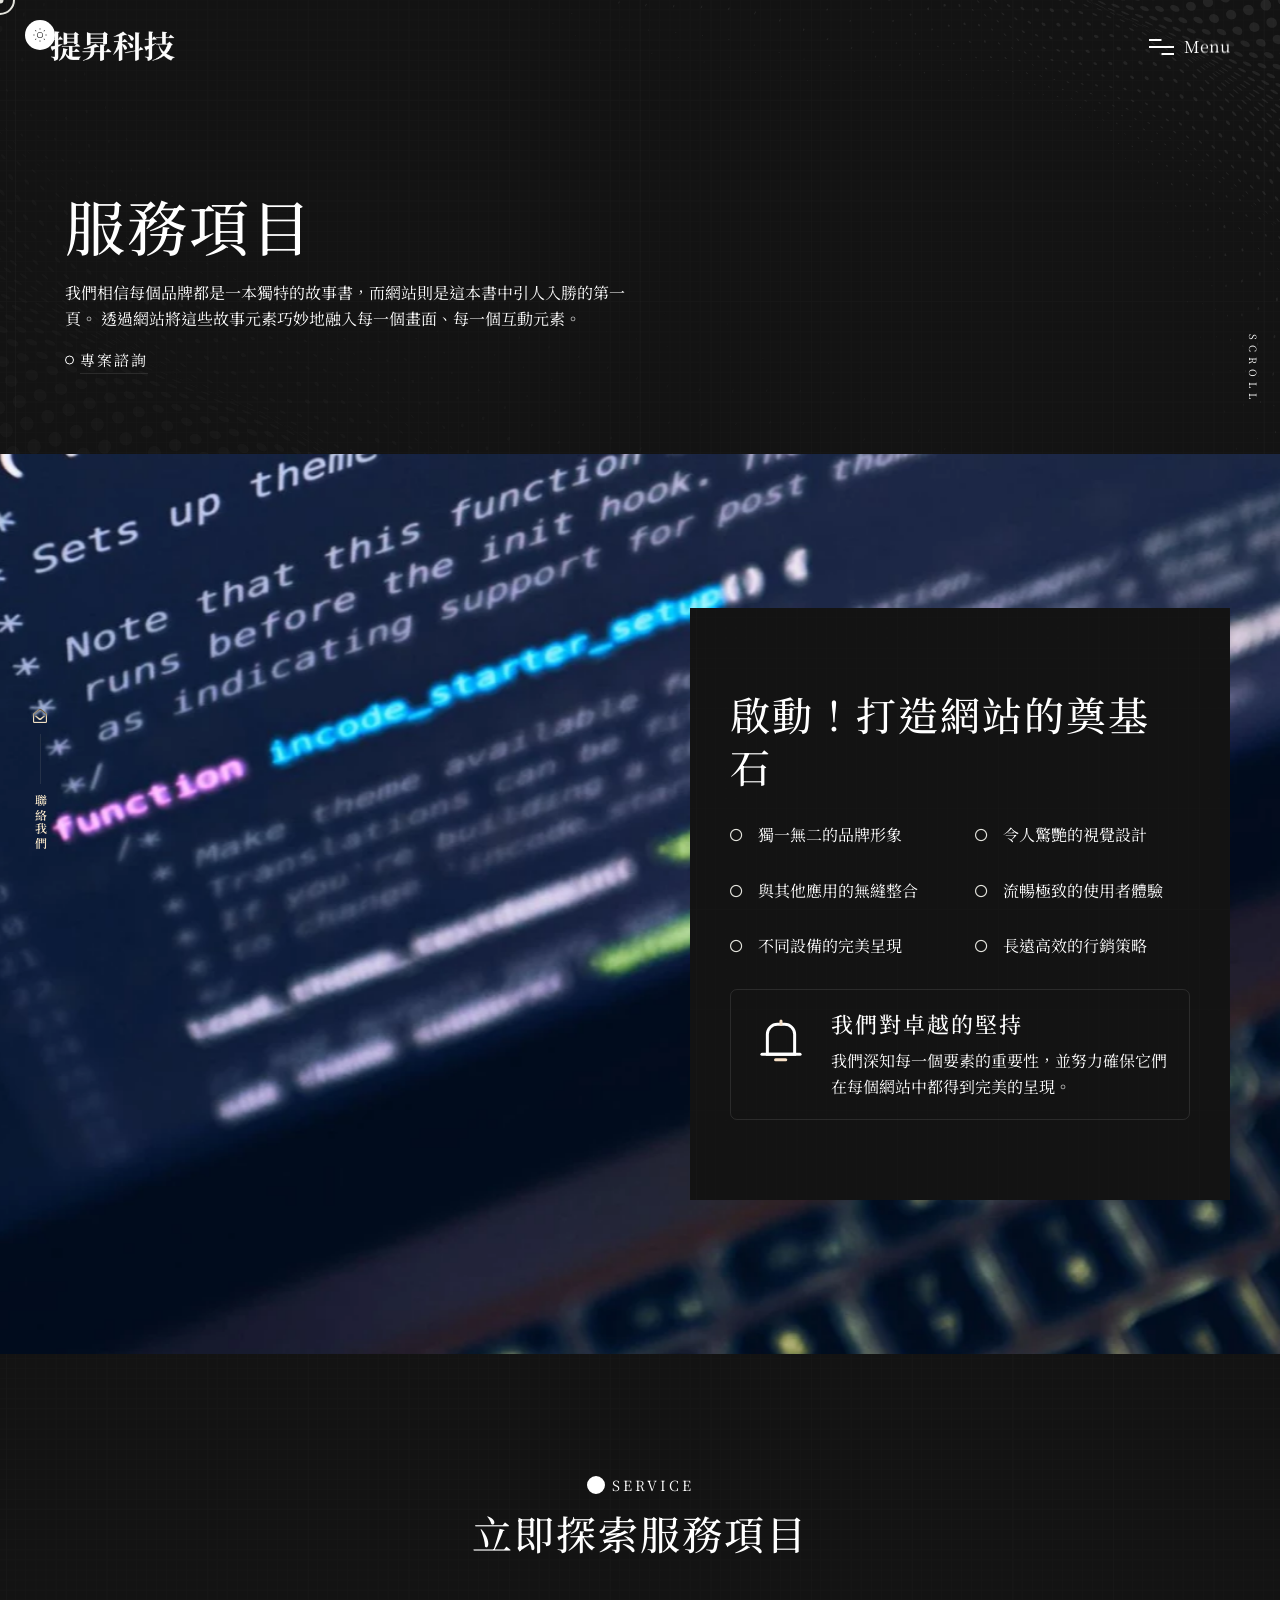
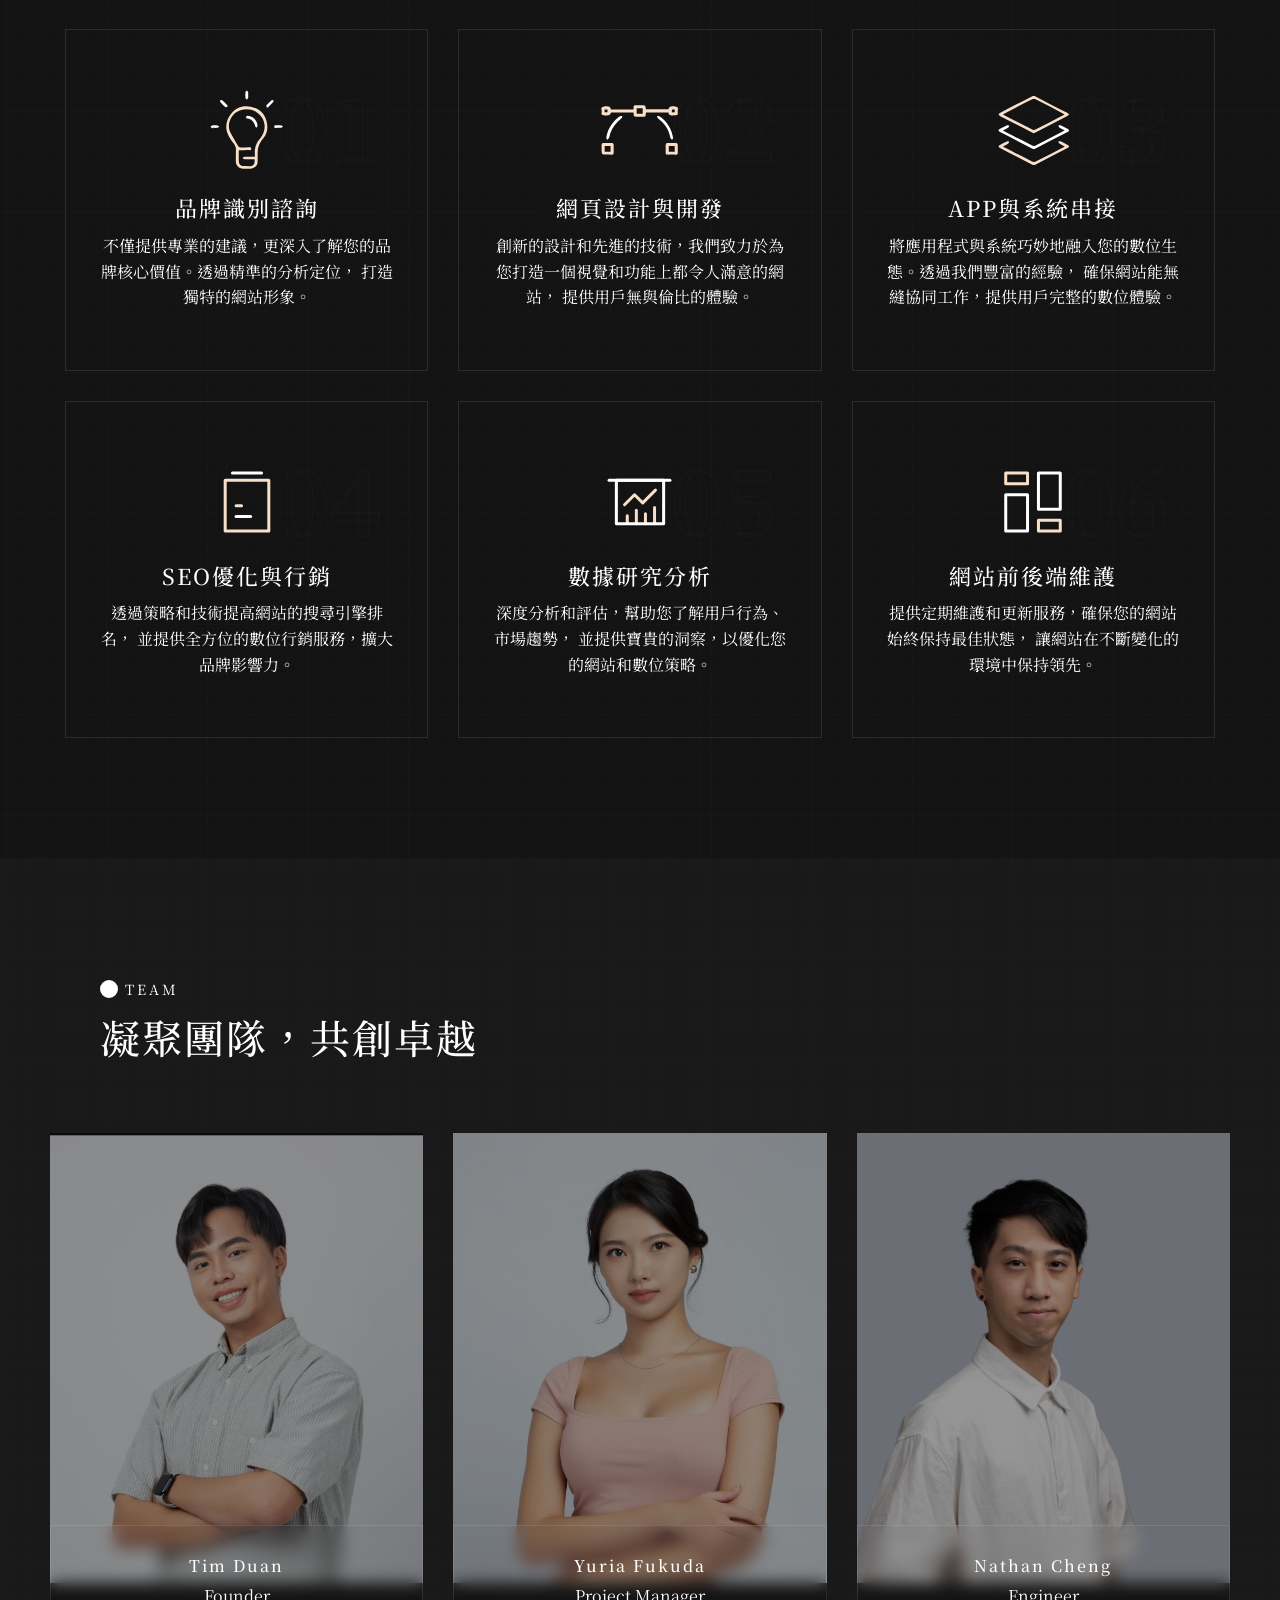
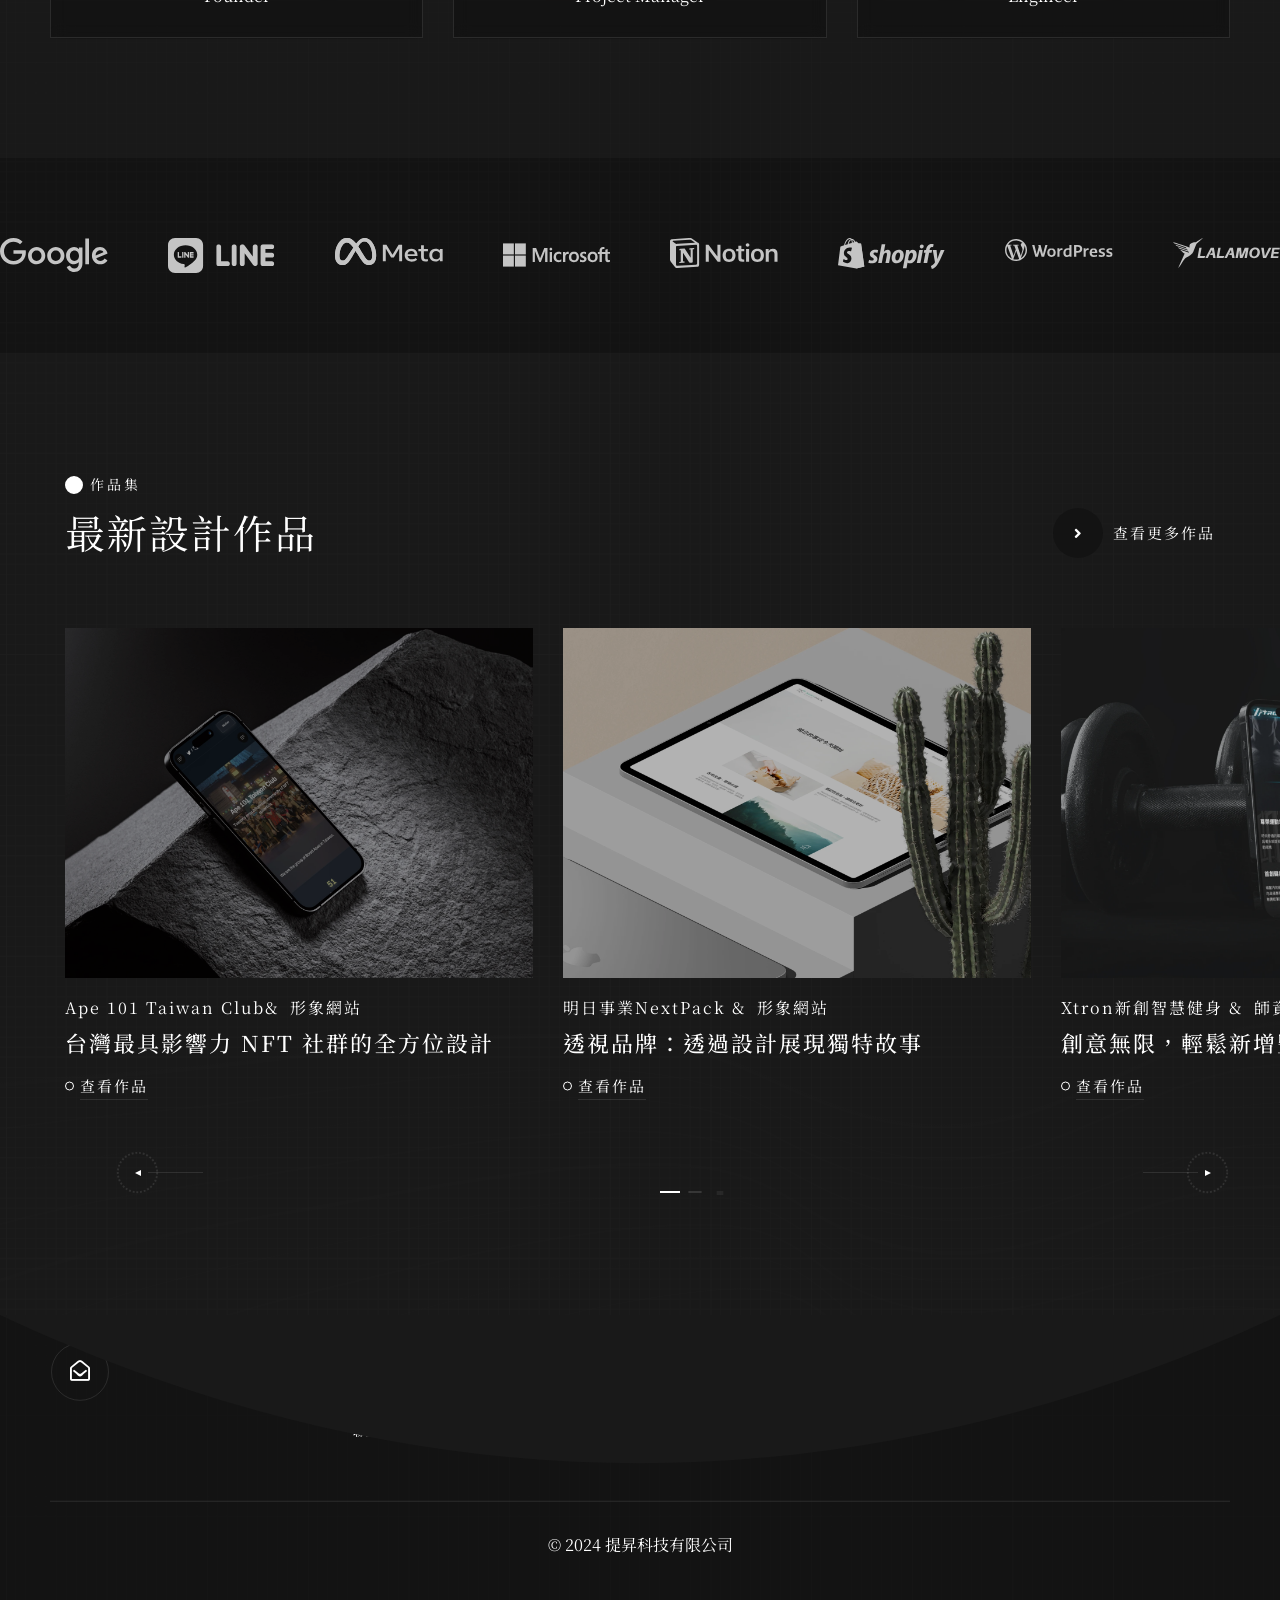
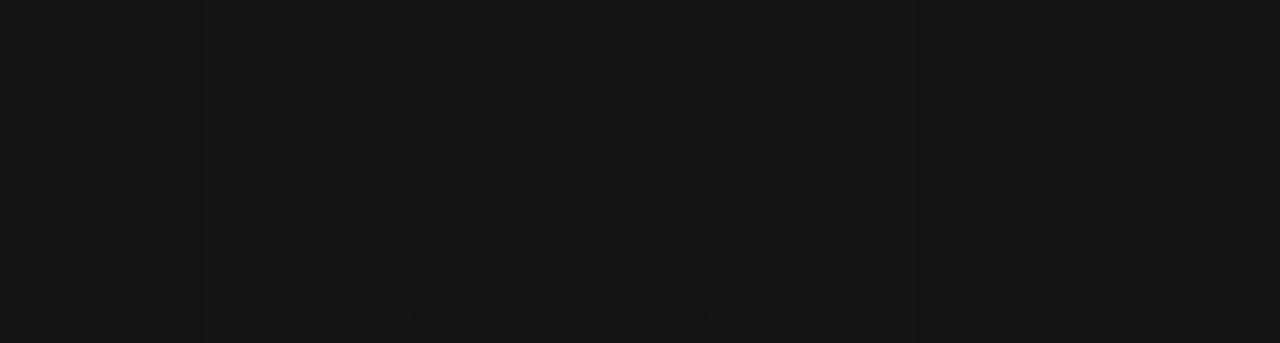
<file: service.html>
<!doctype html>
<html class="no-js" lang="">

<head>
    <meta charset="utf-8">
    <meta name="description" content="">
    <meta name="viewport" content="width=device-width, initial-scale=1">

    <link rel="icon" href="assets/img/logo-32x32.png" sizes="32x32"/>
    <link rel="icon" href="assets/img/logo-192x192.png" sizes="192x192"/>

    <title>服務項目｜提昇科技</title>

    <link href="assets/css/plugins.css" rel="stylesheet"/>
    <link rel="stylesheet" href="assets/css/style.css">
    <!-- 載入字體 -->
    <link href="https://fonts.googleapis.com/css?family=Noto+Serif+TC:200,300,regular,500,600,700,900" rel="stylesheet" />

</head>

<body class="v-dark bg-dots dsn-ajax">


<div id="dsn_preloader" class="preloader">

    <div class="dsnload p-absolute">
        <span class="dsnload__row">
            <span class="dsnload__img">
            <img src="assets/img/logo-light.png" class="logo-dark" alt="提昇科技TimTech" decoding="async" loading="lazy"/>
            <img src="assets/img/logo.png" class="logo-light" alt="提昇科技TimTech" decoding="async" loading="lazy"/>
            </span>
        </span>
        <span class="dsnload__row dsnload__row--sibling">
            <span class="dsnload__img">
                 <img src="assets/img/logo-light.png" class="logo-dark" alt="提昇科技TimTech" decoding="async" loading="lazy"/>
            <img src="assets/img/logo.png" class="logo-light" alt="提昇科技TimTech" decoding="async" loading="lazy"/>
            </span>
        </span>
        <span class="dsnload__row dsnload__row--sibling">
            <span class="dsnload__img">
                <img src="assets/img/logo-light.png" class="logo-dark" alt="提昇科技TimTech" decoding="async" loading="lazy"/>
            <img src="assets/img/logo.png" class="logo-light" alt="提昇科技TimTech" decoding="async" loading="lazy"/>
            </span>
        </span>
        <span class="dsnload__row dsnload__row--sibling">
            <span class="dsnload__img">
               <img src="assets/img/logo-light.png" class="logo-dark" alt="提昇科技TimTech" decoding="async" loading="lazy"/>
            <img src="assets/img/logo.png" class="logo-light" alt="提昇科技TimTech" decoding="async" loading="lazy"/>
            </span>
        </span>


    </div>
    <svg width="100%" height="100%" viewBox="0 0 100 100" class="v-middle" preserveAspectRatio="xMinYMin meet"
         fill="none">
        <linearGradient id="linearColors" x1="0" y1="0" x2="1" y2="1">
            <stop offset="0%" stop-color="var(--theme-color)"></stop>
            <stop offset="50%" stop-color="var(--border-color)"></stop>
            <stop offset="100%" stop-color="var(--assistant-color)"></stop>
        </linearGradient>
        <path class="dsn-progress-path" d="M50,1 a49,49 0 0,1 0,98 a49,49 0 0,1 0,-98"/>
    </svg>
    <div class="loading-circle v-middle">
        <p class="loading-count v-middle">0</p>
    </div>

    <span class="loading-text text-uppercase mt-30 dsn-container">載入中...</span>
    <div class="bg-load background-section d-flex align-items-end">
        <svg class="dsn-separator-bottom dsn-icon-assistant-color" width="100%" height="100%" viewBox="0 0 100 10"
             preserveAspectRatio="none">
            <path class="path-anim separator__path" data-dsn-to="M 0 0 C 40 0 55 0 100 0 L 0 0 Z"
                  vector-effect="non-scaling-stroke" d="M 0 0 C 40 16 75 10 100 0 L 0 0 Z"></path>
        </svg>
    </div>

</div>

<main id="main_root" class="main-root">

    <!-- ========== Menu ========== -->
    <header id="site_menu_header" class="site-header  dsn-container d-none dsn-hamburger">
        <div class="main-logo">
            <a href="index.html" data-dsn-text="提昇科技" class="custom-logo-link main-brand effect-ajax" rel="home"
            aria-current="page">
                <img src="assets/img/logo-light.png" class="custom-logo logo-light" alt="提昇科技TimTech"/>
                <img src="assets/img/logo.png" class="custom-logo logo-dark" alt="提昇科技TimTech"/>
            </a>
        </div>
        <nav class="main-navigation ">
            <div class="menu-cover-title header-container dsn-container">MENU</div>
            <ul id="dsn-primary-list" class="primary-nav h2">
                <li class="nav-item has-sub-menu">
                    <a title="Home" href="index.html">
                        <span class="overflow ">首頁</span>
                    </a>
                </li>
                
                <li class="nav-item ">
                    <a title="About" href="about-us.html">
                        <span class="overflow">關於我們</span>
                    </a>
                </li>

                <li class="nav-item ">
                    <a title="Service" href="service.html" >
                        <span class="overflow">服務項目</span>
                    </a>
                </li>

                <li class="nav-item has-sub-menu">
                    <a title="Portfolio" href="portfolio.html">
                        <span class="overflow ">作品展示</span>
                    </a>
                </li>

                <!-- <li class="nav-item has-sub-menu">
                    <a title="News" href="news.html">
                        <span class="overflow ">最新消息</span>
                    </a>
                </li> -->

                <li class="nav-item ">
                    <a title="Contact" href="contact.html">
                        <span class="overflow">聯絡我們</span>
                    </a>
                </li>
            </ul>
            <div class="container-content  d-flex flex-column justify-content-center section-margin">
                <div class="nav__info">
                    <div class="nav-content">
                        <h5 class="sm-title-block mb-10">公司地址</h5>
                        臺中市西區大忠南街118號10F之2

                    </div>
                    <div class="nav-content mt-30">
                        <h5 class="sm-title-block mb-10">聯絡方式</h5>
                        <p class="links over-hidden mb-1">
                            <a class="link-hover d-block" href="tel:+886975307915" data-hover-text="+886 975307915">+886 975307915</a>
                        </p>
                        <p class="links over-hidden"><a class="link-hover" href="mailto:service@timtech.tw"
                                                        data-hover-text="service@timtech.tw">service@timtech.tw</a></p>

                    </div>
                </div>
            </div>
        </nav>
        <div id="navbar_toggle" class="navbar-toggle">
            <div class="toggle-icon">
                <div class="toggle-line"></div>
                <div class="toggle-line"></div>
                <div class="toggle-line"></div>
            </div>
            <div class="toggle-text">
                <div class="text-menu">Menu</div>
                <div class="text-open">Open</div>
                <div class="text-close">Close</div>
            </div>
        </div>
        <div class="bg-load background-main"></div>

        <svg width="100%" height="100%" viewBox="0 0 100 100" preserveAspectRatio="none"
            class="bg-load dsn-svg-transition">
            <path vector-effect="non-scaling-stroke" d="M 0 100 V 100 Q 50 100 100 100 V 100 z"/>
        </svg>

    </header>
    <!-- ========== End Menu ========== -->

    <!-- ========== Header Normal========== -->
    <header id="dsn_header" class="dsn-header-animation header-normal">
        <div class="background-overlay bg-pattern p-absolute left-0 top-0 w-100 h-100"></div>

        <div class="entry-header p-relative over-hidden">

            <div id="hero_content"
                 class="d-flex p-relative h-100 dsn-hero-parallax-title container align-items-center pb-section ">
                <div class="content p-relative ">
                    <div class="intro-project w-100">
                        <div class="intro-title ">
                            <div id="hero_title" class="mt-10">
                                <h1 class="title text-upper">服務項目
                                </h1>
                            </div>
                            <p class="mt-20 max-w570">
                                我們相信每個品牌都是一本獨特的故事書，而網站則是這本書中引人入勝的第一頁。
                                透過網站將這些故事元素巧妙地融入每一個畫面、每一個互動元素。
                            </p>
                            <div class="dsn-def-btn dsn-hover-icon dsn-icon-heading-color mt-20 d-flex">
                                <a class="dsn-btn dsn-border border-color-default  background-section effect-ajax has-icon-left"
                                   href="contact.html" data-dsn-text="專案諮詢">
                                    <span class="dsn-icon dsn-bg-before btn-icon-left heading-color z-index-1">
                                        <i class="fas fa-angle-right" aria-hidden="true"></i>
                                    </span>
                                    <span class="title-btn p-relative  z-index-1 ">專案諮詢</span>
                                </a>
                            </div>
                        </div>
                    </div>
                </div>
            </div>
        </div>
        <a href="#page_wrapper" rel="nofollow" class="dsn-scroll-bottom"
           data-dsn-option='{"ease": "power4.inOut" , "duration" : 1.5}'>
            <div class="text">SCROLL</div>
        </a>
    </header>
    <!-- ========== End Header Normal ========== -->


    <div id="page_wrapper" class="wrapper">

        <!-- ========== About Section ========== -->
        <div class="box-under-img ">
            <div class="img-box-parallax before-z-index dsn-animate dsn-effect-down "
                 data-dsn-triggerhook="bottom" data-dsn-grid="move-up" data-overlay="0">
                <img class="has-bigger-scale cover-bg-img has-direction" src='assets/img/service/code.webp'
                     alt=''/>
            </div>
            <div class="content  section-padding h-100 dsn-container d-flex align-items-center">
                <div class="background-main box-padding">
                    <h3 class="title-h2 body-font text-upper">
                        啟動！打造網站的奠基石
                    </h3>
                    <ul class="d-grid grid-sm-2 mt-30 dsn-list">
                        <li class="list-item grid-item d-flex align-items-center">
                            <span class="dsn-icon mr-15"><i class="far fa-circle" aria-hidden="true"></i></span>
                            <p class="dsn-heading-title  ">獨一無二的品牌形象</p>
                        </li>


                        <li class="list-item grid-item d-flex align-items-center">
                            <span class="dsn-icon mr-15"><i class="far fa-circle" aria-hidden="true"></i></span>
                            <p class="dsn-heading-title  ">令人驚艷的視覺設計</p>
                        </li>


                        <li class="list-item grid-item d-flex align-items-center">
                            <span class="dsn-icon mr-15"><i class="far fa-circle" aria-hidden="true"></i></span>
                            <p class="dsn-heading-title  ">與其他應用的無縫整合</p>
                        </li>


                        <li class="list-item grid-item d-flex align-items-center">
                            <span class="dsn-icon mr-15"><i class="far fa-circle" aria-hidden="true"></i></span>
                            <p class="dsn-heading-title  ">流暢極致的使用者體驗</p>

                        </li>


                        <li class="list-item grid-item d-flex align-items-center">
                            <span class="dsn-icon mr-15"><i class="far fa-circle" aria-hidden="true"></i></span>
                            <p class="dsn-heading-title  ">不同設備的完美呈現</p>
                        </li>


                        <li class="list-item grid-item d-flex align-items-center">
                            <span class="dsn-icon mr-15"><i class="far fa-circle" aria-hidden="true"></i></span>
                            <p class="dsn-heading-title  ">長遠高效的行銷策略</p>
                        </li>


                    </ul>
                    <div class="icon-left dsn-icon-theme-color mt-30">
                        <div class="dsn-service  icon-left" data-dsn-iconsize="60px">

                            <div class="service-item p-relative grid-item style-box  background-transparent">

                                <div class="service-item-inner number-item h-100 border-style p-20 border-rdu">
                                    <div class="dsn-icon">
                                        <img src="assets/img/icon/message.svg" alt="">
                                    </div>
                                    <div class="service-content p-relative">
                                        <h4 class="service_title title-block">我們對卓越的堅持 </h4>
                                        <div class="service_description mt-10 max-w570 dsn-auto">
                                            <p>
                                                我們深知每一個要素的重要性，並努力確保它們在每個網站中都得到完美的呈現。
                                            </p>
                                        </div>
                                    </div>
                                </div>
                            </div>


                        </div>
                    </div>

                </div>
            </div>
        </div>
        <!-- ========== End About Section ========== -->


        <!-- ========== Service ========== -->
        <div class="container section-margin">
            <div class="section-title d-flex justify-content-center  mb-70">
                <div class="sub-section-title text-center">
                    <p class="description d-inline-block  circle-before mb-10">Service</p>
                    <h2 class="title-h2 dsn-heading-title p-relative title-block-lg d-block    heading-color">
                        立即探索服務項目
                    </h2>
                </div>
            </div>
            <div class="list-with-number icon-top dsn-icon-theme-color text-center">
                <div class="dsn-service d-grid grid-lg-3 grid-sm-2" data-dsn-iconsize="80px">

                    <div class="dsn-up service-item p-relative grid-item style-box">
                        <div class="service-item-inner border-style number-item h-100">
                            <div class="dsn-icon">
                                <svg xmlns="http://www.w3.org/2000/svg" xmlns:xlink="http://www.w3.org/1999/xlink"
                                     id="Layer_1" x="0px" y="0px" width="50px" height="50px" viewBox="0 0 50 50"
                                     xml:space="preserve"><g>	<path fill-rule="evenodd" clip-rule="evenodd"
                                                                       d="M18.072,40.553c0-0.932-0.062-1.868,0.013-2.794  c0.146-1.81-0.475-3.234-1.633-4.647c-1.268-1.547-2.404-3.274-3.239-5.089c-2.214-4.811-1.168-9.314,1.994-13.308  c3.294-4.164,7.795-5.363,12.816-4.145c5.08,1.233,8.364,4.637,9.375,9.721c0.67,3.365,0.388,6.819-2.079,9.689  c-0.868,1.011-1.687,2.122-2.249,3.318c-0.621,1.318-1.179,2.764-1.305,4.193c-0.222,2.52-0.048,5.071-0.133,7.605  c-0.068,2.067-2.064,4.004-4.106,4.059c-1.696,0.045-3.395,0.022-5.093,0.01c-2.438-0.018-4.307-1.811-4.394-4.262  c-0.052-1.448-0.009-2.9-0.009-4.351C18.044,40.553,18.058,40.553,18.072,40.553z M29.94,41.686c0-1.752-0.168-3.318,0.051-4.828  c0.194-1.339,0.652-2.706,1.297-3.897c0.728-1.344,1.849-2.469,2.705-3.752c3.775-5.662,2.175-12.419-3.692-15.824  c-4.225-2.452-9.512-1.524-12.7,1.058c-2.954,2.392-5.222,7.669-3.05,12.026c0.78,1.565,1.752,3.034,2.618,4.558  c0.761,1.339,1.444,2.724,2.27,4.019c0.262,0.412,0.863,0.845,1.318,0.856c1.754,0.044,3.512-0.096,5.27-0.13  c0.693-0.015,1.626-0.207,1.623,0.894c-0.003,1.088-0.926,0.904-1.626,0.908c-2.005,0.013-4.01,0.005-6.139,0.005  c0,2.522-0.13,5.002,0.05,7.458c0.103,1.41,0.977,2.499,2.635,2.528c1.346,0.024,2.692,0.075,4.039,0.059  c2.395-0.029,3.558-1.525,3.075-4.293c-2.051,0-4.161,0.048-6.266-0.036c-0.464-0.018-0.91-0.496-1.364-0.763  c0.47-0.281,0.931-0.785,1.412-0.807C25.527,41.633,27.596,41.686,29.94,41.686z"></path>	<path
                                        fill-rule="evenodd" clip-rule="evenodd"
                                        style="--dsn-color-icon : var(--heading-color)"
                                        d="M12.989,10.347c-0.546,0.164-1.233,0.569-1.437,0.398  C10.38,9.76,9.294,8.665,8.257,7.536C8.094,7.359,8.201,6.679,8.414,6.484c0.216-0.197,0.87-0.252,1.07-0.074  c1.073,0.952,2.07,1.99,3.078,3.015C12.695,9.56,12.735,9.785,12.989,10.347z"></path>	<path
                                        fill-rule="evenodd" clip-rule="evenodd"
                                        style="--dsn-color-icon : var(--heading-color)"
                                        d="M37.373,10.994c-0.099-0.492-0.441-1.185-0.246-1.411  c1.004-1.159,2.125-2.219,3.264-3.25c0.158-0.143,0.743-0.042,0.94,0.146c0.202,0.194,0.346,0.792,0.214,0.937  c-1.069,1.167-2.205,2.273-3.336,3.383C38.117,10.89,37.918,10.873,37.373,10.994z"></path>	<path
                                        fill-rule="evenodd" clip-rule="evenodd"
                                        style="--dsn-color-icon : var(--heading-color)"
                                        d="M25.748,3.132c-0.001,0.618,0.112,1.265-0.041,1.842  c-0.103,0.389-0.58,0.678-0.889,1.013c-0.276-0.315-0.765-0.613-0.792-0.947c-0.096-1.227-0.11-2.473,0.001-3.697  c0.033-0.363,0.578-0.679,0.888-1.017c0.277,0.37,0.69,0.704,0.799,1.119C25.854,1.973,25.749,2.566,25.748,3.132z"></path>	<path
                                        fill-rule="evenodd" clip-rule="evenodd"
                                        style="--dsn-color-icon : var(--heading-color)"
                                        d="M43.725,23.819c-0.406-0.043-0.854,0.003-1.205-0.158  c-0.268-0.123-0.608-0.546-0.565-0.769c0.06-0.315,0.435-0.796,0.692-0.807c1.327-0.057,2.663-0.028,3.989,0.072  c0.305,0.022,0.58,0.445,0.869,0.684c-0.339,0.265-0.655,0.713-1.021,0.758c-0.905,0.11-1.835,0.036-2.755,0.036  C43.728,23.696,43.726,23.758,43.725,23.819z"></path>	<path
                                        fill-rule="evenodd" clip-rule="evenodd"
                                        style="--dsn-color-icon : var(--heading-color)"
                                        d="M3.5,24.01c-0.448-0.367-0.896-0.733-1.343-1.101  c0.493-0.293,0.963-0.779,1.482-0.837c0.958-0.106,1.954-0.026,2.915,0.112c0.416,0.061,0.783,0.457,1.172,0.701  c-0.37,0.255-0.72,0.687-1.113,0.731c-0.962,0.107-1.945,0.035-2.92,0.035C3.629,23.771,3.564,23.89,3.5,24.01z"></path>	<path
                                        fill-rule="evenodd" clip-rule="evenodd"
                                        style="--dsn-color-icon : var(--heading-color)"
                                        d="M25.306,16.083c3.552,0.405,6.106,2.751,6.305,6.291  c0.022,0.39-0.47,0.808-0.723,1.212c-0.27-0.31-0.708-0.583-0.783-0.935c-0.595-2.77-2.146-4.448-5.048-4.813  c-0.33-0.04-0.586-0.662-0.876-1.014C24.64,16.521,25.099,16.218,25.306,16.083z"></path></g></svg>
                            </div>
                            <div class="service-content p-relative">
                                <h4 class="service_title  title-block">品牌識別諮詢</h4>
                                <div class="service_description mt-10 max-w570 dsn-auto">
                                    <p>
                                        不僅提供專業的建議，更深入了解您的品牌核心價值。透過精準的分析定位，
                                        打造獨特的網站形象。
                                    </p>
                                </div>


                            </div>
                        </div>
                    </div>

                    <div class="dsn-up service-item p-relative grid-item style-box">
                        <div class="service-item-inner border-style number-item h-100">
                            <div class="dsn-icon">
                                <svg xmlns="http://www.w3.org/2000/svg" xmlns:xlink="http://www.w3.org/1999/xlink"
                                     id="Layer_1" x="0px" y="0px" width="50px" height="50px" viewBox="0 0 50 50"
                                     xml:space="preserve"><g>	<path fill-rule="evenodd" clip-rule="evenodd"
                                                                       d="M20.944,14.012c-4.79,0-9.443,0-14.079,0c-0.452,1.854-1.236,2.1-4.715,1.769  c-1.399-0.134-1.274-1.091-1.086-1.813c0.312-1.194-1.164-3.078,1.064-3.523c3.126-0.625,4.292-0.086,4.752,1.688  c4.629,0,9.276,0,13.868,0c0.118-0.163,0.229-0.245,0.233-0.331c0.09-2.241-0.195-2.33,2.678-2.304  c0.658,0.006,1.317,0.002,1.977,0.001c2.706-0.002,2.706-0.002,3.098,2.574c4.658,0,9.343,0,14.028,0  c0.466-1.725,1.538-2.251,4.723-1.621c2.313,0.458,0.729,2.421,1.086,3.657c0.234,0.809,0.101,1.608-1.242,1.682  c-3.792,0.208-4.104,0.136-4.549-1.773c-4.639,0-9.293,0-13.927,0c-0.084,0.115-0.196,0.196-0.201,0.283  c-0.151,2.852-0.224,2.339-2.926,2.396c-0.933,0.02-1.873-0.059-2.8,0.018c-1.438,0.122-2.06-0.415-1.887-1.776  C21.072,14.691,20.992,14.435,20.944,14.012z M22.922,14.82c1.354,0,2.532,0,3.76,0c0-1.218,0-2.326,0-3.482  c-1.313,0-2.524,0-3.76,0C22.922,12.551,22.922,13.624,22.922,14.82z M2.87,13.928c0.7,0,1.222,0,1.799,0c0-0.619,0-1.152,0-1.81  c-0.681,0.039-1.241,0.071-1.799,0.104C2.87,12.868,2.87,13.322,2.87,13.928z M44.924,14.051c0.724-0.057,1.244-0.097,1.8-0.141  c0-0.62,0-1.11,0-1.667c-0.65,0-1.208,0-1.8,0C44.924,12.848,44.924,13.344,44.924,14.051z"></path>	<path
                                        fill-rule="evenodd" clip-rule="evenodd"
                                        d="M1.02,36.725c0.056-4.04-0.59-3.539,3.75-3.533  c4.271,0.006,3.804-0.574,3.787,3.667c-0.017,4.106,0.509,3.49-3.765,3.521C1.019,40.406,1.019,40.385,1.02,36.725z M6.617,38.565  c0-1.231,0-2.34,0-3.511c-1.272,0-2.45,0-3.699,0c0,1.21,0,2.318,0,3.511C4.168,38.565,5.308,38.565,6.617,38.565z"></path>	<path
                                        fill-rule="evenodd" clip-rule="evenodd"
                                        d="M48.61,36.829c-0.063,4.104,0.604,3.548-3.725,3.545  c-4.384-0.005-3.819,0.6-3.825-3.618c-0.005-4.118-0.47-3.565,3.739-3.564C49.19,33.191,48.553,32.618,48.61,36.829z M42.997,38.54  c1.304,0,2.48,0,3.705,0c0-1.218,0-2.325,0-3.477c-1.287,0-2.464,0-3.705,0C42.997,36.242,42.997,37.313,42.997,38.54z"></path>	<path
                                        fill-rule="evenodd" clip-rule="evenodd"
                                        style="--dsn-color-icon : var(--heading-color)"
                                        d="M3.907,30.129c0.707-4.828,2.875-8.57,6.166-11.771  c0.722-0.703,1.485-1.393,2.334-1.945c0.389-0.254,1.032-0.162,1.56-0.227c-0.164,0.507-0.158,1.205-0.519,1.491  c-3.182,2.508-5.611,5.502-6.952,9.222c-0.351,0.972-0.454,2.024-0.816,2.99c-0.182,0.484-0.693,0.857-1.055,1.282  C4.338,30.754,4.049,30.335,3.907,30.129z"></path>	<path
                                        fill-rule="evenodd" clip-rule="evenodd"
                                        style="--dsn-color-icon : var(--heading-color)"
                                        d="M45.727,30.116c-0.137,0.204-0.422,0.629-0.708,1.055  c-0.359-0.42-0.962-0.804-1.04-1.267c-0.854-5.004-3.428-8.997-7.643-12.118c-0.414-0.307-0.467-1.046-0.688-1.585  c0.575,0.087,1.295-0.005,1.704,0.287C42.037,19.831,44.871,24.229,45.727,30.116z"></path></g></svg>
                            </div>
                            <div class="service-content p-relative">
                                <h4 class="service_title  title-block">網頁設計與開發</h4>
                                <div class="service_description mt-10 max-w570 dsn-auto">
                                    <p>
                                        創新的設計和先進的技術，我們致力於為您打造一個視覺和功能上都令人滿意的網站，
                                        提供用戶無與倫比的體驗。
                                    </p>
                                </div>


                            </div>
                        </div>
                    </div>

                    <div class="dsn-up service-item p-relative grid-item style-box">
                        <div class="service-item-inner border-style number-item h-100">
                            <div class="dsn-icon">
                                <svg xmlns="http://www.w3.org/2000/svg" xmlns:xlink="http://www.w3.org/1999/xlink"
                                     id="Layer_1" x="0px" y="0px" width="50px" height="50px" viewBox="0 0 50 50"
                                     xml:space="preserve"><g>	<path fill-rule="evenodd" clip-rule="evenodd"
                                                                       d="M25.515,27.051c-0.371-0.159-0.756-0.298-1.117-0.483  c-6.626-3.398-13.254-6.794-19.865-10.221c-0.416-0.215-1.031-0.76-0.972-1.019c0.102-0.446,0.593-0.919,1.04-1.152  c6.651-3.461,13.312-6.904,20.007-10.279c0.516-0.259,1.414-0.177,1.955,0.099c3.589,1.828,7.11,3.788,10.689,5.634  c3.028,1.562,6.114,3.01,9.149,4.558c0.454,0.232,0.77,0.738,1.149,1.116c-0.358,0.331-0.665,0.76-1.082,0.977  c-6.629,3.457-13.272,6.887-19.914,10.319C26.234,26.765,25.895,26.888,25.515,27.051z M44.76,15.372  c-0.513-0.362-0.775-0.596-1.078-0.752c-5.791-2.994-11.577-5.999-17.402-8.927c-0.479-0.24-1.32-0.129-1.835,0.131  c-5.546,2.792-11.063,5.643-16.583,8.488c-0.508,0.262-0.983,0.59-1.696,1.021c6.433,3.309,12.539,6.471,18.68,9.562  c0.432,0.217,1.206,0.052,1.695-0.189c2.922-1.443,5.806-2.963,8.705-4.454C38.347,18.659,41.449,17.07,44.76,15.372z"></path>	<path
                                        fill-rule="evenodd" clip-rule="evenodd"
                                        style="--dsn-color-icon : var(--heading-color)"
                                        d="M6.153,25.292c1.245,0.667,2.225,1.209,3.22,1.722  c5.014,2.583,10.02,5.182,15.065,7.701c0.544,0.272,1.446,0.323,1.973,0.059c5.826-2.926,11.61-5.933,17.403-8.924  c0.257-0.133,0.479-0.329,0.912-0.632c-1.152-0.605-2.191-1.057-3.114-1.681c-0.401-0.271-0.563-0.897-0.833-1.363  c0.501-0.038,1.084-0.26,1.489-0.081c1.456,0.645,2.868,1.395,4.266,2.163c1.333,0.732,1.365,1.37,0.078,2.036  c-6.755,3.495-13.519,6.975-20.308,10.403c-0.455,0.229-1.24,0.185-1.71-0.053c-6.743-3.407-13.462-6.859-20.174-10.326  c-1.297-0.67-1.284-1.349,0.015-2.057c1.454-0.792,2.922-1.563,4.431-2.241c0.35-0.157,0.885,0.097,1.334,0.162  c-0.185,0.413-0.256,0.999-0.575,1.206C8.602,24.052,7.487,24.577,6.153,25.292z"></path>	<path
                                        fill-rule="evenodd" clip-rule="evenodd"
                                        d="M44.767,35.25c-1.224-0.643-2.298-1.123-3.27-1.759  c-0.362-0.237-0.485-0.838-0.718-1.272c0.493-0.05,1.072-0.29,1.465-0.115c1.51,0.674,2.977,1.452,4.43,2.247  c1.189,0.651,1.184,1.312-0.063,1.957c-6.71,3.476-13.429,6.936-20.176,10.341c-0.502,0.253-1.354,0.251-1.857-0.002  c-6.748-3.402-13.468-6.859-20.181-10.33c-1.246-0.645-1.257-1.307-0.06-1.968c1.496-0.824,3.012-1.618,4.566-2.322  c0.339-0.154,0.877,0.129,1.323,0.211c-0.203,0.407-0.299,0.974-0.627,1.189c-0.968,0.637-2.028,1.135-3.331,1.838  c0.666,0.42,1.023,0.683,1.412,0.884c5.565,2.872,11.125,5.757,16.72,8.57c0.548,0.275,1.453,0.354,1.977,0.091  c5.83-2.921,11.619-5.925,17.416-8.912C44.055,35.763,44.287,35.572,44.767,35.25z"></path></g></svg>
                            </div>
                            <div class="service-content p-relative">
                                <h4 class="service_title  title-block">APP與系統串接</h4>
                                <div class="service_description mt-10 max-w570 dsn-auto">
                                    <p>
                                        將應用程式與系統巧妙地融入您的數位生態。透過我們豐富的經驗，
                                        確保網站能無縫協同工作，提供用戶完整的數位體驗。
                                    </p>
                                </div>


                            </div>
                        </div>
                    </div>


                    <div class="dsn-up service-item p-relative grid-item style-box">
                        <div class="service-item-inner border-style number-item h-100">
                            <div class="dsn-icon">
                                <img src="assets/img/icon/order.svg" alt="">
                            </div>
                            <div class="service-content p-relative">
                                <h4 class="service_title  title-block">SEO優化與行銷</h4>
                                <div class="service_description mt-10 max-w570 dsn-auto">
                                    <p>
                                        透過策略和技術提高網站的搜尋引擎排名，
                                        並提供全方位的數位行銷服務，擴大品牌影響力。
                                    </p>
                                </div>


                            </div>
                        </div>
                    </div>

                    <div class="dsn-up service-item p-relative grid-item style-box">
                        <div class="service-item-inner border-style number-item h-100">
                            <div class="dsn-icon">
                                <img src="assets/img/icon/fund.svg" alt="">
                            </div>
                            <div class="service-content p-relative">
                                <h4 class="service_title  title-block">數據研究分析</h4>
                                <div class="service_description mt-10 max-w570 dsn-auto">
                                    <p>
                                        深度分析和評估，幫助您了解用戶行為、市場趨勢，
                                        並提供寶貴的洞察，以優化您的網站和數位策略。
                                    </p>
                                </div>


                            </div>
                        </div>
                    </div>
                    <div class="dsn-up service-item p-relative grid-item style-box">
                        <div class="service-item-inner border-style number-item h-100">
                            <div class="dsn-icon">
                                <img src="assets/img/icon/type.svg" alt="">
                            </div>
                            <div class="service-content p-relative">
                                <h4 class="service_title  title-block">網站前後端維護</h4>
                                <div class="service_description mt-10 max-w570 dsn-auto">
                                    <p>
                                        提供定期維護和更新服務，確保您的網站始終保持最佳狀態，
                                        讓網站在不斷變化的環境中保持領先。
                                    </p>
                                </div>


                            </div>
                        </div>
                    </div>


                </div>
            </div>

        </div>
        <!-- ========== End Service ========== -->

        <!-- ========== Team ========== -->
        <div class="dsn-container over-hidden background-section section-padding ">
            <div class="section-title container d-flex  mb-70">
                <div class="sub-section-title">
                    <p class="description d-inline-block  circle-before mb-10">Team </p>
                    <h2 class="title-h2 dsn-heading-title p-relative title-block-lg d-block    heading-color">
                        凝聚團隊，共創卓越
                    </h2>
                </div>
            </div>
            <div class="d-grid grid-lg-3 grid-sm-2 dsn-team v-dark-head">
                <div class="team-item p-relative grid-item box-hover-image">
                    <div class="team-item-inner  background-main">
                        <div class="avatar box-img" data-overlay="4">
                            <img class="cover-bg-img" src='assets/img/team/timduan.webp' alt=''/>
                        </div>
                        <div class="team-content border-before text-center">
                            <h4 class="text-name sm-title-block">Tim Duan</h4>
                            <span class="text-position">Founder</span>
                            <ul class="team-socials dsn-socials box-social">
                                <li>
                                    <a href="mailto:timduan@timtech.tw" target="_blank" rel="nofollow">
                                        <i class="far fa-envelope-open" aria-hidden="true"></i>
                                        <span>Email</span>
                                    </a>
                                </li>

                            </ul>
                        </div>


                    </div>
                </div>
                <div class="team-item p-relative grid-item box-hover-image">
                    <div class="team-item-inner  background-main">
                        <div class="avatar box-img" data-overlay="4">
                            <img class="cover-bg-img" src='assets/img/team/yuriafu.webp' alt=''/>
                        </div>
                        <div class="team-content border-before text-center">
                            <h4 class="text-name sm-title-block">Yuria Fukuda</h4>
                            <span class="text-position">Project Manager</span>
                            <ul class="team-socials dsn-socials box-social">
                                <li>
                                    <a href="mailto:yuriafu@timtech.tw" target="_blank" rel="nofollow">
                                        <i class="far fa-envelope-open" aria-hidden="true"></i>
                                        <span>Email</span>
                                    </a>
                                </li>                     
                            </ul>
                        </div>


                    </div>
                </div>
                <div class="team-item p-relative grid-item box-hover-image">
                    <div class="team-item-inner  background-main">
                        <div class="avatar box-img" data-overlay="4">
                            <img class="cover-bg-img" src='assets/img/team/nathancheng.webp' alt=''/>
                        </div>
                        <div class="team-content border-before text-center">
                            <h4 class="text-name sm-title-block">Nathan Cheng</h4>
                            <span class="text-position">Engineer</span>
                            <ul class="team-socials dsn-socials box-social">
                                <li>
                                    <a href="mailto:nathancheng@timtech.tw" target="_blank" rel="nofollow">
                                        <i class="far fa-envelope-open" aria-hidden="true"></i>
                                        <span>Email</span>
                                    </a>
                                </li>                                                               
                            </ul>
                        </div>
                    </div>
                </div>

                <!-- <div class="team-item p-relative grid-item box-hover-image">
                    <div class="team-item-inner  background-main">
                        <div class="avatar box-img" data-overlay="4">
                            <img class="cover-bg-img" src='assets/img/p-1.jpg' alt=''/>
                        </div>
                        <div class="team-content border-before text-center">
                            <h4 class="text-name sm-title-block">Blake Hamilton</h4>
                            <span class="text-position">UIUX Designer</span>
                            <ul class="team-socials dsn-socials box-social">
                                <li>
                                    <a href="mailto:service@timtech.tw" target="_blank" rel="nofollow">
                                        <i class="far fa-envelope-open" aria-hidden="true"></i>
                                        <span>Email</span>
                                    </a>
                                </li>                         
                            </ul>
                        </div>
                    </div>
                </div> -->

            </div>
        </div>
        <!-- ========== End Team ========== -->

        <!-- ========== Brand ========== -->
        <div class="dsn-brand over-hidden mt-80 mb-80">
            <div class="dsn-grid-layout  dsn-grid  section-image section-move-image use-horizontal-scroll-image"
                 data-dsn-option='{"start":"100%","end":"0%","pin":false}'>


                <div class="grid-item">
                    <div class="image-item">
                        <img class="cover-bg-img" src="assets/img/brand/google.svg" alt="" />
                    </div>
                </div>

                <div class="grid-item">
                    <div class="image-item">
                        <img class="cover-bg-img" src="assets/img/brand/line.svg" alt="" />
                    </div>
                </div>

                <div class="grid-item">
                    <div class="image-item">
                        <img class="cover-bg-img" src="assets/img/brand/meta.svg" alt="" />
                    </div>
                </div>

                <div class="grid-item">
                    <div class="image-item">
                        <img class="cover-bg-img" src="assets/img/brand/microsoft.svg" alt="" />
                    </div>
                </div>

                <div class="grid-item">
                    <div class="image-item">
                        <img class="cover-bg-img" src="assets/img/brand/notion.svg" alt="" />
                    </div>
                </div>

                <div class="grid-item">
                    <div class="image-item">
                        <img class="cover-bg-img" src="assets/img/brand/shopify.svg" alt="" />
                    </div>
                </div>

                <div class="grid-item">
                    <div class="image-item">
                        <img class="cover-bg-img" src="assets/img/brand/wordpress.svg" alt="" />
                    </div>
                </div>

                <div class="grid-item">
                    <div class="image-item">
                        <img class="cover-bg-img" src="assets/img/brand/lalamove.svg" alt="" />
                    </div>
                </div>

                <div class="grid-item">
                    <div class="image-item">
                        <img class="cover-bg-img" src="assets/img/brand/google.svg" alt="" />
                    </div>
                </div>


            </div>
        </div>
        <!-- ========== End Brand ========== -->
        
        <!-- ========== Portfolio ========== -->
        <div class="p-relative background-section section-padding">
            <div class="background-overlay bg-1"></div>
            <div class="container section-title mb-70 d-grid grid-md-2 ">
                <div class=" d-flex">
                    <div class="sub-section-title ">
                        <p class="description d-inline-block p-relative circle-before mb-10">
                            <span>作品集</span>
                        </p>
                        <span class="title-h2 title-block-lg d-block heading-color">
                    <span>最新設計作品</span>
                </span>
                    </div>
                </div>
                <div class="dsn-def-btn dsn-icon-heading-color align-self-end justify-self-end">
                    <a class="dsn-btn dsn-border border-color-default  background-main effect-ajax effect-ajax  move-circle has-icon-left"
                       href="portfolio.html" data-dsn-text="作品展示" data-dsn="parallax"> <span
                            class="dsn-icon dsn-bg-before btn-icon-left heading-color z-index-1"><i
                            class="fas fa-angle-right"></i></span> <span
                            class="title-btn p-relative  z-index-1 heading-color">查看更多作品</span> </a>
                </div>
            </div>
            <div class="p-relative dsn-style-classic dsn-container dsn-right-container">
                <div class="root-posts">
                    <div class="dsn-posts dsn-post-type-classic h-350">
                        <div class="has-parallax-image dsn-swiper p-relative"
                             data-dsn-option='{"slidesPerView":2.5,"spaceBetween":30,"centeredSlides":false}'>
                            <div class="swiper-container ">
                                <div class="swiper-wrapper">
                                    <article
                                            class="dsn-item-post grid-item over-hidden p-relative box-hover-image swiper-slide">
                                        <div class="box-content d-flex ">
                                            <a class="effect-ajax box-image-link bg-shadow" href="ape-101-taiwan-club.html"
                                               data-dsn-ajax="work" title="點擊查看">
                                                <div class="box-image-bg before-z-index dsn-swiper-parallax-transform"
                                                     data-overlay="4">
                                                    <img class="cover-bg-img"
                                                         src="assets/img/portfolio/ape101/ape101-cover.webp"
                                                         alt=""/>
                                                </div>
                                            </a>
                                            <div class="post-content dsn-bg p-relative z-index-1 d-flex flex-column">
                                                <div class="post-title-info">
                                                    <div class="post-meta max-w750">
                                                        <div class="p-relative d-inline-block dsn-category dsn-bg metas mb-10 entry-meta">
                                                            <span data-separator="&">Ape 101 Taiwan Club</span>
                                                            <span data-separator="&">形象網站</span>
                                                        </div>
                                                    </div>
                                                    <h2 class="post-title title-block">
                                                        <a href="ape-101-taiwan-club.html" class="effect-ajax"
                                                           data-dsn-ajax="work">
                                                           台灣最具影響力 NFT 社群的全方位設計
                                                        </a>
                                                    </h2>
                                                </div>

                                                <div class="post-description-info ">
                                                    <div class="d-flex mt-20 dsn-def-btn dsn-hover-icon">
                                                        <a href="ape-101-taiwan-club.html"
                                                           class="effect-ajax dsn-btn dsn-border border-color-default background-section has-icon-left"
                                                           data-dsn-ajax="work">
                                                        <span class="dsn-icon dsn-bg-before btn-icon-left heading-color z-index-1">
                                                            <i class="fas fa-angle-right"></i>
                                                        </span>
                                                            <span class="title-btn p-relative  z-index-1 heading-color">
                                                            查看作品
                                                        </span>
                                                        </a>
                                                    </div>
                                                </div>

                                            </div>
                                        </div>


                                    </article>
                                    <article
                                            class="dsn-item-post grid-item over-hidden p-relative box-hover-image swiper-slide">
                                        <div class="box-content d-flex ">
                                            <a class="effect-ajax box-image-link bg-shadow" href="nextpack.html"
                                               data-dsn-ajax="work" title="點擊查看">
                                                <div class="box-image-bg before-z-index dsn-swiper-parallax-transform"
                                                     data-overlay="3">
                                                    <img class="cover-bg-img"
                                                         src="assets/img/portfolio/nextpack/nextpack-cover.webp"
                                                         alt=""/>
                                                </div>
                                            </a>
                                            <div class="post-content dsn-bg p-relative z-index-1 d-flex flex-column">
                                                <div class="post-title-info">
                                                    <div class="post-meta max-w750">
                                                        <div class="p-relative d-inline-block dsn-category dsn-bg metas mb-10 entry-meta">
                                                            <span data-separator=" & ">明日事業NextPack</span>
                                                            <span data-separator=" & ">形象網站</span>
                                                        </div>
                                                    </div>
                                                    <h2 class="post-title title-block">
                                                        <a href="nextpack.html" class="effect-ajax"
                                                           data-dsn-ajax="work">
                                                           透視品牌：透過設計展現獨特故事
                                                        </a>
                                                    </h2>
                                                </div>

                                                <div class="post-description-info ">
                                                    <div class="d-flex mt-20 dsn-def-btn dsn-hover-icon">
                                                        <a href="nextpack.html"
                                                           class="effect-ajax dsn-btn dsn-border border-color-default background-section has-icon-left"
                                                           data-dsn-ajax="work">
                                                        <span class="dsn-icon dsn-bg-before btn-icon-left heading-color z-index-1">
                                                            <i class="fas fa-angle-right"></i>
                                                        </span>
                                                            <span class="title-btn p-relative  z-index-1 heading-color">
                                                            查看作品
                                                        </span>
                                                        </a>
                                                    </div>
                                                </div>

                                            </div>
                                        </div>


                                    </article>
                                    <article
                                            class="dsn-item-post grid-item over-hidden p-relative box-hover-image swiper-slide">
                                        <div class="box-content d-flex ">
                                            <a class="effect-ajax box-image-link bg-shadow" href="xtron.html"
                                               data-dsn-ajax="work" title="點擊查看">
                                                <div class="box-image-bg before-z-index dsn-swiper-parallax-transform"
                                                     data-overlay="2">
                                                    <img class="cover-bg-img"
                                                         src="assets/img/portfolio/xtron/xtron-cover.webp"
                                                         alt=""/>
                                                </div>
                                            </a>
                                            <div class="post-content dsn-bg p-relative z-index-1 d-flex flex-column">
                                                <div class="post-title-info">
                                                    <div class="post-meta max-w750">
                                                        <div class="p-relative d-inline-block dsn-category dsn-bg metas mb-10 entry-meta">
                                                            <span data-separator=" & ">Xtron新創智慧健身</span>
                                                            <span data-separator=" & ">師資課程管理系統</span>
                                                        </div>
                                                    </div>
                                                    <h2 class="post-title title-block">
                                                        <a href="xtron.html" class="effect-ajax"
                                                           data-dsn-ajax="work">
                                                           創意無限，輕鬆新增豐富資訊！
                                                        </a>
                                                    </h2>
                                                </div>

                                                <div class="post-description-info ">
                                                    <div class="d-flex mt-20 dsn-def-btn dsn-hover-icon">
                                                        <a href="xtron.html"
                                                           class="effect-ajax dsn-btn dsn-border border-color-default background-section has-icon-left"
                                                           data-dsn-ajax="work">
                                                        <span class="dsn-icon dsn-bg-before btn-icon-left heading-color z-index-1">
                                                            <i class="fas fa-angle-right"></i>
                                                        </span>
                                                            <span class="title-btn p-relative  z-index-1 heading-color">
                                                            查看作品
                                                        </span>
                                                        </a>
                                                    </div>
                                                </div>

                                            </div>
                                        </div>


                                    </article>
                                    <article
                                            class="dsn-item-post grid-item over-hidden p-relative box-hover-image swiper-slide">
                                        <div class="box-content d-flex ">
                                            <a class="effect-ajax box-image-link bg-shadow" href="revenel.html"
                                               data-dsn-ajax="work" title="點擊查看">
                                                <div class="box-image-bg before-z-index dsn-swiper-parallax-transform"
                                                     data-overlay="2">
                                                    <img class="cover-bg-img"
                                                         src="assets/img/portfolio/revenel/revenel-cover.webp"
                                                         alt=""/>
                                                </div>
                                            </a>
                                            <div class="post-content dsn-bg p-relative z-index-1 d-flex flex-column">
                                                <div class="post-title-info">
                                                    <div class="post-meta max-w750">
                                                        <div class="p-relative d-inline-block dsn-category dsn-bg metas mb-10 entry-meta">
                                                            <span data-separator=" & ">Revenel羅芙奧</span>
                                                            <span data-separator=" & ">線上拍賣網站</span>
                                                        </div>
                                                    </div>
                                                    <h2 class="post-title title-block">
                                                        <a href="revenel.html" class="effect-ajax"
                                                           data-dsn-ajax="work">
                                                           精心策展，全力以赴
                                                        </a>
                                                    </h2>
                                                </div>

                                                <div class="post-description-info ">
                                                    <div class="d-flex mt-20 dsn-def-btn dsn-hover-icon">
                                                        <a href="revenel.html"
                                                           class="effect-ajax dsn-btn dsn-border border-color-default background-section has-icon-left"
                                                           data-dsn-ajax="work">
                                                        <span class="dsn-icon dsn-bg-before btn-icon-left heading-color z-index-1">
                                                            <i class="fas fa-angle-right"></i>
                                                        </span>
                                                            <span class="title-btn p-relative  z-index-1 heading-color">
                                                            查看作品
                                                        </span>
                                                        </a>
                                                    </div>
                                                </div>

                                            </div>
                                        </div>


                                    </article>
                                    <article
                                            class="dsn-item-post grid-item over-hidden p-relative box-hover-image swiper-slide">
                                        <div class="box-content d-flex ">
                                            <a class="effect-ajax box-image-link bg-shadow" href="blackbear.html"
                                               data-dsn-ajax="work" title="點擊查看">
                                                <div class="box-image-bg before-z-index dsn-swiper-parallax-transform"
                                                     data-overlay="4">
                                                    <img class="cover-bg-img"
                                                         src="assets/img/portfolio/blakebear/blackBear-cover.webp"
                                                         alt=""/>
                                                </div>
                                            </a>
                                            <div class="post-content dsn-bg p-relative z-index-1 d-flex flex-column">
                                                <div class="post-title-info">
                                                    <div class="post-meta max-w750">
                                                        <div class="p-relative d-inline-block dsn-category dsn-bg metas mb-10 entry-meta">
                                                            <span data-separator=" & ">BlackBear黑熊資安</span>
                                                            <span data-separator=" & ">多語形象網站</span>
                                                        </div>
                                                    </div>
                                                    <h2 class="post-title title-block">
                                                        <a href="blackbear.html" class="effect-ajax"
                                                           data-dsn-ajax="work">
                                                           輕鬆切換語言，連接全球市場
                                                        </a>
                                                    </h2>
                                                </div>

                                                <div class="post-description-info ">
                                                    <div class="d-flex mt-20 dsn-def-btn dsn-hover-icon">
                                                        <a href="blackbear.html"
                                                           class="effect-ajax dsn-btn dsn-border border-color-default background-section has-icon-left"
                                                           data-dsn-ajax="work">
                                                        <span class="dsn-icon dsn-bg-before btn-icon-left heading-color z-index-1">
                                                            <i class="fas fa-angle-right"></i>
                                                        </span>
                                                            <span class="title-btn p-relative  z-index-1 heading-color">
                                                            查看作品
                                                        </span>
                                                        </a>
                                                    </div>
                                                </div>

                                            </div>
                                        </div>


                                    </article>
                                    <article
                                            class="dsn-item-post grid-item over-hidden p-relative box-hover-image swiper-slide">
                                        <div class="box-content d-flex ">
                                            <a class="effect-ajax box-image-link bg-shadow" href="masterlaw.html"
                                               data-dsn-ajax="work" title="點擊查看">
                                                <div class="box-image-bg before-z-index dsn-swiper-parallax-transform"
                                                     data-overlay="4">
                                                    <img class="cover-bg-img"
                                                         src="assets/img/portfolio/masterlaw/masterlaw-cover.webp"
                                                         alt=""/>
                                                </div>
                                            </a>
                                            <div class="post-content dsn-bg p-relative z-index-1 d-flex flex-column">
                                                <div class="post-title-info">
                                                    <div class="post-meta max-w750">
                                                        <div class="p-relative d-inline-block dsn-category dsn-bg metas mb-10 entry-meta">
                                                            <span data-separator=" & ">林明忠不動產專門律師</span>
                                                            <span data-separator=" & ">個人形象網站</span>
                                                        </div>
                                                    </div>
                                                    <h2 class="post-title title-block">
                                                        <a href="masterlaw.html" class="effect-ajax"
                                                           data-dsn-ajax="work">
                                                           突顯專業魅力，傳遞獨特價值
                                                        </a>
                                                    </h2>
                                                </div>

                                                <div class="post-description-info ">
                                                    <div class="d-flex mt-20 dsn-def-btn dsn-hover-icon">
                                                        <a href="masterlaw.html"
                                                           class="effect-ajax dsn-btn dsn-border border-color-default background-section has-icon-left"
                                                           data-dsn-ajax="work">
                                                        <span class="dsn-icon dsn-bg-before btn-icon-left heading-color z-index-1">
                                                            <i class="fas fa-angle-right"></i>
                                                        </span>
                                                            <span class="title-btn p-relative  z-index-1 heading-color">
                                                            查看作品
                                                        </span>
                                                        </a>
                                                    </div>
                                                </div>

                                            </div>
                                        </div>


                                    </article>
                                </div>
                                <div class="dsn-swiper-paginate  d-flex p-relative w-100 h-100 mt-50 align-items-center dsn-container justify-content-between">
                                    <div class="swiper-prev">
                                        <div class="prev-container">
                                            <div class="container-inner">
                                                <div class="triangle"></div>
                                                <svg class="circle" xmlns="http://www.w3.org/2000/svg"
                                                     viewBox="0 0 24 24">
                                                    <g class="circle-wrap" fill="none" stroke-width="1"
                                                       stroke-linejoin="round" stroke-miterlimit="10">
                                                        <circle cx="12" cy="12" r="10.5"></circle>
                                                    </g>
                                                </svg>
                                            </div>
                                        </div>
                                    </div>
                                    <div class="swiper-pagination  mr-30 ml-30 heading-color"
                                         data-dsn-type="progressbar"></div>
                                    <div class="swiper-next">
                                        <div class="next-container">
                                            <div class="container-inner">
                                                <div class="triangle"></div>
                                                <svg class="circle" xmlns="http://www.w3.org/2000/svg" width="24"
                                                     height="24" viewBox="0 0 24 24">
                                                    <g class="circle-wrap" fill="none" stroke-width="1"
                                                       stroke-linejoin="round" stroke-miterlimit="10">
                                                        <circle cx="12" cy="12" r="10.5"></circle>
                                                    </g>
                                                </svg>
                                            </div>
                                        </div>
                                    </div>
                                </div>
                            </div>
                        </div>
                    </div>
                </div>
            </div>
        </div>
        <!-- ========== End Portfolio ========== -->


        <!-- ========== testimonials ========== -->
        <!-- <div class="p-relative section-padding background-section ">

            <div class="container">
                <div class="section-title mb-70">
                    <h2 class="title-h2 body-font text-upper">
                        Relationships <b>based on trust.</b>
                    </h2>
                </div>
                <div class="elementor-widget-dsn_testimonial" data-widget_type="dsn_testimonial.default">
                    <div class="dsn-testimonials dsn-swiper p-relative has-parallax-image"
                         data-dsn-option='{"spaceBetween":30,"centeredSlides":false,"slidesPerView":2}'>

                        <div class="testimonials-content">
                            <div class="testimonial-inner">
                                <svg version="1.1" xmlns="http://www.w3.org/2000/svg" x="0px" y="0px"
                                     viewBox="0 0 509 396.83"
                                     enable-background="new 0 0 509 396.83" xml:space="preserve">
					        <g>
                            <path fill-rule="evenodd" clip-rule="evenodd"
                                  d="M105.098,396.83c-2.062,0-4.122,0-6.183,0 c0.123-48.731,0.116-97.466,0.493-146.195c0.062-7.844-3.65-8.881-10.09-8.843c-29.772,0.182-59.545,0.047-89.318,0.026 C0,161.382,0,80.947,0,0c81.742,0,163.484,0,245.227,0c0.023,83.874,0.496,167.752-0.071,251.624 c-0.436,64.131-47.354,121.936-109.503,136.974C125.404,391.076,115.279,394.073,105.098,396.83z M127.891,360.509 c6.063-1.545,10.049-2.226,13.799-3.568c42.174-15.098,74.277-58.896,74.735-104.55c0.718-71.273,0.187-142.558,0.454-213.837 c0.03-7.696-2.596-10.07-10.136-10.038c-55.961,0.236-111.927,0.287-167.887-0.042c-8.413-0.049-10.398,3.014-10.363,10.831 c0.254,54.408,0.317,108.815-0.047,163.22c-0.061,8.994,3.321,10.93,11.452,10.803c25.744-0.405,51.505,0.184,77.245-0.329 c8.78-0.174,10.986,2.931,10.911,11.301c-0.363,40.63-0.164,81.264-0.163,121.897C127.891,350.262,127.891,354.325,127.891,360.509 z"/>
                                <path fill-rule="evenodd" clip-rule="evenodd"
                                      d="M368.871,396.83c-2.061,0-4.122,0-6.184,0 c0.057-48.133-0.099-96.267,0.354-144.395c0.081-8.996-3.268-10.854-11.386-10.722c-26.047,0.42-52.108-0.083-78.152,0.299 c-7.577,0.108-10.083-2.194-10.053-9.942c0.294-77.357,0.262-154.713,0.322-232.07C345.353,0,426.929,0,509,0 c0,89.562,0,179.125,0,268.687c-1.256,3.464-2.793,6.854-3.73,10.401c-15.376,58.112-51.126,95.756-109.9,110.431 C386.48,391.735,377.7,394.382,368.871,396.83z M391.554,360.501c5.951-1.528,9.958-2.176,13.686-3.57 c43.103-16.135,74.464-59.44,74.864-105.611c0.616-70.931,0.138-141.869,0.404-212.803c0.03-7.722-2.58-10.037-10.111-10.005 c-55.963,0.24-111.926,0.285-167.889-0.036c-8.406-0.048-10.429,3.048-10.392,10.853c0.245,54.405,0.31,108.813-0.049,163.216 c-0.059,9.03,3.45,10.9,11.528,10.778c25.741-0.39,51.504,0.193,77.245-0.325c8.785-0.178,10.956,2.917,10.878,11.284 c-0.368,40.629-0.167,81.263-0.165,121.897C391.554,350.25,391.554,354.318,391.554,360.501z"/>
					        </g>
				        </svg>
                                <div class="swiper-container">
                                    <div class="swiper-wrapper">
                                        <div class="swiper-slide testimonial-inner-item background-main">
                                            <div class="avatar box-img dsn-auto">
                                                <img src='assets/img/team/1.jpg' class="cover-bg-img" alt=''/>
                                            </div>
                                            <div class="testimonial-item">
                                                <div class="testimonial-content mb-25">
                                                    <div class="quote">
                                                        <p class="max-w750 testimonial-content p-large">
                                                            This theme is awesome and the designer is very helpful. I
                                                            had a
                                                            few
                                                            questions
                                                            purchase. He/She helped me with all the doubts. Also, they
                                                            provide
                                                            quick
                                                            support. Thank you so much for a beautiful theme
                                                        </p>
                                                    </div>
                                                </div>
                                                <div class="content-inner border-top">
                                                    <div class="d-flex align-items-center ">
                                                        <div class="avatar box-img dsn-auto">
                                                            <img src='assets/img/team/1.jpg'
                                                                 class="cover-bg-img" alt=''/>
                                                        </div>
                                                        <div class="label box-text">
                                                            <h4 class="testimonial-name sm-title-block">MTL Graphic</h4>
                                                            <h5 class="testimonial-position">Graphic Design</h5>
                                                        </div>
                                                    </div>
                                                </div>
                                            </div>
                                        </div>
                                        <div class="swiper-slide testimonial-inner-item background-main">
                                            <div class="avatar box-img dsn-auto">
                                                <img src='assets/img/team/2.jpg' class="cover-bg-img" alt=''/>
                                            </div>
                                            <div class="testimonial-item">
                                                <div class="testimonial-content mb-25">
                                                    <div class="quote">
                                                        <p class="max-w750 testimonial-content p-large">
                                                            This theme is awesome and the designer is very helpful. I
                                                            had a
                                                            few
                                                            questions
                                                            purchase. He/She helped me with all the doubts. Also, they
                                                            provide
                                                            quick
                                                            support. Thank you so much for a beautiful theme
                                                        </p>
                                                    </div>
                                                </div>
                                                <div class="content-inner border-top">
                                                    <div class="d-flex align-items-center ">
                                                        <div class="avatar box-img dsn-auto">
                                                            <img src='assets/img/team/2.jpg'
                                                                 class="cover-bg-img" alt=''/>
                                                        </div>
                                                        <div class="label box-text">
                                                            <h4 class="testimonial-name sm-title-block">Jeremy
                                                                Smith</h4>
                                                            <h5 class="testimonial-position">Creative Studio Head</h5>
                                                        </div>
                                                    </div>
                                                </div>
                                            </div>
                                        </div>
                                        <div class="swiper-slide testimonial-inner-item background-main">
                                            <div class="avatar box-img dsn-auto">
                                                <img src='assets/img/team/3.jpg' class="cover-bg-img" alt=''/>
                                            </div>
                                            <div class="testimonial-item">
                                                <div class="testimonial-content mb-25">
                                                    <div class="quote">
                                                        <p class="max-w750 testimonial-content p-large">
                                                            This theme is awesome and the designer is very helpful. I
                                                            had a
                                                            few
                                                            questions
                                                            purchase. He/She helped me with all the doubts. Also, they
                                                            provide
                                                            quick
                                                            support. Thank you so much for a beautiful theme
                                                        </p>
                                                    </div>
                                                </div>
                                                <div class="content-inner border-top">
                                                    <div class="d-flex align-items-center ">
                                                        <div class="avatar box-img dsn-auto">
                                                            <img src='assets/img/team/3.jpg'
                                                                 class="cover-bg-img" alt=''/>
                                                        </div>
                                                        <div class="label box-text">
                                                            <h4 class="testimonial-name sm-title-block">Angelo
                                                                Walking</h4>
                                                            <h5 class="testimonial-position">Developer Lead</h5>
                                                        </div>
                                                    </div>
                                                </div>
                                            </div>
                                        </div>
                                        <div class="swiper-slide testimonial-inner-item background-main">
                                            <div class="avatar box-img dsn-auto">
                                                <img src='assets/img/team/4.jpg' class="cover-bg-img" alt=''/>
                                            </div>
                                            <div class="testimonial-item">
                                                <div class="testimonial-content mb-25">
                                                    <div class="quote">
                                                        <p class="max-w750 testimonial-content p-large">
                                                            This theme is awesome and the designer is very helpful. I
                                                            had a
                                                            few
                                                            questions
                                                            purchase. He/She helped me with all the doubts. Also, they
                                                            provide
                                                            quick
                                                            support. Thank you so much for a beautiful theme
                                                        </p>
                                                    </div>
                                                </div>
                                                <div class="content-inner border-top">
                                                    <div class="d-flex align-items-center ">
                                                        <div class="avatar box-img dsn-auto">
                                                            <img src='assets/img/team/4.jpg'
                                                                 class="cover-bg-img" alt=''/>
                                                        </div>
                                                        <div class="label box-text">
                                                            <h4 class="testimonial-name sm-title-block">Bill
                                                                Gardner</h4>
                                                            <h5 class="testimonial-position">Web designer</h5>
                                                        </div>
                                                    </div>
                                                </div>
                                            </div>
                                        </div>


                                    </div>
                                </div>
                            </div>

                            <div class="dsn-swiper-paginate  d-flex p-relative w-100 h-100 mt-30 align-items-center container justify-content-between">
                                <div class="swiper-prev">
                                    <div class="prev-container">
                                        <div class="container-inner">
                                            <div class="triangle"></div>
                                            <svg class="circle" xmlns="http://www.w3.org/2000/svg" viewBox="0 0 24 24">
                                                <g class="circle-wrap" fill="none" stroke-width="1"
                                                   stroke-linejoin="round" stroke-miterlimit="10">
                                                    <circle cx="12" cy="12" r="10.5"></circle>
                                                </g>
                                            </svg>
                                        </div>
                                    </div>
                                </div>
                                <div class="swiper-pagination  mr-30 ml-30 heading-color" data-dsn-type="bullets"></div>
                                <div class="swiper-next">
                                    <div class="next-container">
                                        <div class="container-inner">
                                            <div class="triangle"></div>
                                            <svg class="circle" xmlns="http://www.w3.org/2000/svg" width="24"
                                                 height="24" viewBox="0 0 24 24">
                                                <g class="circle-wrap" fill="none" stroke-width="1"
                                                   stroke-linejoin="round" stroke-miterlimit="10">
                                                    <circle cx="12" cy="12" r="10.5"></circle>
                                                </g>
                                            </svg>
                                        </div>
                                    </div>
                                </div>
                            </div>
                        </div>

                    </div>
                </div>
            </div>

        </div> -->
        <!-- ========== End testimonials ========== -->

        <!-- ========== Footer ========== -->
        <footer id="dsn_footer" class="dsn-footer p-relative footer-animate svg-animate background-main">
            <svg class="dsn-separator dsn-separator-up  dsn-icon-assistant-color" width="100%" height="100%"
                viewBox="0 0 100 10" preserveAspectRatio="none">
                <path class="path-anim separator__path" data-dsn-to="M 0 0 C 40 0 55 0 100 0 L 0 0 Z"
                    vector-effect="non-scaling-stroke" d="M 0 0 C 40 16 75 10 100 0 L 0 0 Z"></path>
            </svg>
            <div class="footer-content p-relative mt-section">

                <div class="text-center container">
                    <h2 class="title-h2 ">
                        <span class="d-block"><b><i>透過網站，將想法變成現實</i></b></span>
                    </h2>
                    <div class="dsn-icon-heading-color dsn-def-btn d-flex justify-content-center mt-30">
                        <a class="dsn-btn dsn-border border-color-default  background-section  effect-ajax has-icon-left"
                        href="contact.html" data-dsn-text="專案詢問">
                    <span class="dsn-icon dsn-bg-before btn-icon-left heading-color z-index-1">
                        <i class="fas fa-angle-right" aria-hidden="true"></i>
                    </span>
                            <span class="title-btn p-relative  z-index-1 ">專案詢問</span>
                        </a>
                    </div>

                </div>
                <div class="dsn-container pt-60">
                    <div class="d-grid grid-lg-4 grid-md-2 ">
                        <div class="grid-col-1">
                            <div class="dsn-logo main-logo">
                                <div class="main-logo">
                                    <a href="index.html" data-dsn-text="提昇科技"
                                    class="custom-logo-link main-brand effect-ajax" rel="home">
                                        <img class="custom-logo logo-light" src="assets/img/logo-light.png"
                                            alt="提昇科技TimTech"/>
                                        <img class="custom-logo logo-dark" src="assets/img/logo.png"
                                            alt="提昇科技TimTech"/>
                                    </a>
                                </div>
                            </div>
                            <ul class="dsn-socials box-social mt-20 dsn-icon-heading-color">
                                <li><a href="mailto:service@timtech.tw" target="_blank" rel="nofollow"
                                    class="init-color move-circle border-color-default" data-dsn="parallax"><span
                                        class="dsn-icon"><i class="far fa-envelope-open"></i> <span>Email</span></a>
                                </li>
                            </ul>
                        </div>
                        <div class="grid-col-2">
                            <h4 class="subtitle p-relative line-shape  line-shape-after "><span
                                    class="background-revere ">網站導航</span>
                            </h4>
                            <div class="menu-footer-menu-container">
                                <ul id="menu-footer-menu" class="menu">
                                    <li class="menu-item">
                                        <a href="index.html" class="effect-ajax">首頁</a>
                                    </li>
                                    <li class="menu-item">
                                        <a href="about-us.html" class="effect-ajax">關於我們</a>
                                    </li>
                                    <li class="menu-item">
                                        <a href="service.html" class="effect-ajax">服務項目</a>
                                    </li>
                                    <li class="menu-item">
                                        <a href="portfolio.html" class="effect-ajax">作品展示</a>
                                    </li>
                                    <!-- <li class="menu-item">
                                        <a href="news.html" class="effect-ajax">最新消息</a>
                                    </li> -->
                                    <li class="menu-item">
                                        <a href="contact.html" class="effect-ajax">聯絡我們</a>
                                    </li>

                                </ul>
                            </div>
                        </div>
                        <div class="grid-col-3">
                            <h4 class="subtitle p-relative line-shape  line-shape-after "><span
                                    class="background-revere ">聯絡方式</span>
                            </h4>

                            <div class="col-contact">
                                <p><strong>T</strong> : +886 975307915</p>
                                <p class="over-hidden mt-10">
                                    <strong>E</strong> : <a class="link-hover" href="mailto:service@timtech.tw"
                                                            data-hover-text="service@timtech.tw">service@timtech.tw</a>
                                </p>
                            </div>

                        </div>
                        <div class="grid-col-4">
                            <h4 class="subtitle p-relative line-shape  line-shape-after "><span
                                    class="background-revere ">公司地址</span>
                            </h4>
                            <div class="col-address">
                                <p>
                                    臺中市西區大忠南街118號10F之2
                                </p>
                            </div>
                        </div>
                    </div>
                    <div class="footer-bottom mt-60 pt-30 border-top pb-30 text-center">
                        <p class="over-hidden">
                            © 2024 提昇科技有限公司
                        </p>
                    </div>
                </div>


            </div>
        </footer>
        <!-- ========== End Footer ========== -->

    </div>


</main>

<!-- ========== Cursor ========== -->
<div id="dsn_cursor" class="ball"></div>
<div id="dsn_cursor_inner" class="ball"></div>
<!-- ========== End Cursor ========== -->


<!-- ==========  Social ========== -->
<div class="social-side d-flex align-items-center flex-column justify-content-center">

    <ul class="socials d-flex flex-column-reverse">
        <li style="--dsn-index-animate : 0;">
            <a href="mailto:service@timtech.tw" target="_blank" rel="nofollow">
                <i class="far fa-envelope-open" aria-hidden="true"></i> <span>Email</span>
            </a>
        </li>
    </ul>
    <div class="icon">聯絡我們</div>
</div>
<!-- ========== End Social ========== -->

<!-- ========== Style Option Page ========== -->
<div id="dsn_box_options" class="day-night">
    <div class="night active" data-dsn-theme="dark">
        <svg width="48" height="48" viewBox="0 0 48 48">
            <rect x="12.3" y="23.5" width="2.6" height="1"></rect>
            <rect x="16.1" y="15.3" transform="matrix(0.7071 -0.7071 0.7071 0.7071 -6.8871 16.5732)" width="1"
                  height="2.6"></rect>
            <rect x="23.5" y="12.3" width="1" height="2.6"></rect>
            <rect x="30.1" y="16.1" transform="matrix(0.7071 -0.7071 0.7071 0.7071 -2.5145 27.0538)" width="2.6"
                  height="1"></rect>
            <rect x="33.1" y="23.5" width="2.6" height="1"></rect>
            <rect x="30.9" y="30.1" transform="matrix(0.7071 -0.7071 0.7071 0.7071 -12.9952 31.4264)" width="1"
                  height="2.6"></rect>
            <rect x="23.5" y="33.1" width="1" height="2.6"></rect>
            <rect x="15.3" y="30.9" transform="matrix(0.7071 -0.7071 0.7071 0.7071 -17.3677 20.9457)" width="2.6"
                  height="1"></rect>
            <path
                    d="M24,18.7c-2.9,0-5.3,2.4-5.3,5.3s2.4,5.3,5.3,5.3s5.3-2.4,5.3-5.3S26.9,18.7,24,18.7z M24,28.3c-2.4,0-4.3-1.9-4.3-4.3s1.9-4.3,4.3-4.3s4.3,1.9,4.3,4.3S26.4,28.3,24,28.3z">
            </path>
        </svg>

    </div>
    <div class="moon" data-dsn-theme="night">
        <svg width="48" height="48" viewBox="0 0 48 48">
            <path
                    d="M24,33.9c-5.4,0-9.9-4.4-9.9-9.9c0-4.3,2.7-8,6.8-9.4l0.8-0.3l-0.1,0.9c-0.2,0.6-0.2,1.3-0.2,1.9c0,5.2,4.3,9.5,9.5,9.5c0.6,0,1.3-0.1,1.9-0.2l0.8-0.2L33.3,27C32,31.1,28.3,33.9,24,33.9z M20.4,15.9c-3.2,1.4-5.3,4.5-5.3,8.1c0,4.9,4,8.9,8.9,8.9c3.6,0,6.7-2.1,8.1-5.3c-0.4,0-0.8,0.1-1.3,0.1c-5.8,0-10.5-4.7-10.5-10.5C20.4,16.7,20.4,16.3,20.4,15.9z">
            </path>
        </svg>
    </div>
</div>
<!-- ========== End Style Option Page ========== -->

<!-- ========== Line BG ========== -->
<div id="line_head"><span class="container"></span></div>
<!-- ========== End Line BG ========== -->

<script src="assets/js/jquery-3.1.1.min.js"></script>
<script src="assets/js/plugins.min.js"></script>
<script src="assets/js/plugins/dsn-grid.min.js"></script>
<script src="assets/js/custom.js"></script>

</body>

</html>
</file>
<file: assets/css/plugins.css>
/*-----------------------------------------------------------------------------------

	Template Name:
	Template URI:
	Description:
	Author: design_grid
	Author URI:
	Version: 1.0

-----------------------------------------------------------------------------------*/

/* ----------------------------------------------------------------
			[ All Css Plugins & Helper Classes File ]
-----------------------------------------------------------------*/

/* == fontawesome == */
@import url("plugins/fontawesome-all.min.css");

/* == Swiper == */
@import url("plugins/swiper.min.css");

/* == animatedheadline == */
@import url("plugins/jquery.animatedheadline.css");

/* == fancybox popup == */
@import url("plugins/fancybox.css");

/* == magnific popup == */
@import url("plugins/fjGallery.css");

/* == Helper Class == */
@import url("global.css");
</file>
<file: assets/css/style.css>
@charset "UTF-8";

/*-----------------------------------------------------------

    1.  Variables
    2.  Mixins
      - Mixins Master
      - Utilities
    3.  Normalize
    4.  Helpers
    5. Typography
      - Copy
	  - Headings
	  6. Core
    7. Navigation
      - Links
      - Menus
	  - Next & Previous
    8. Content
      - Pages
      - Slider
      - Portfolio
      - Color Chip
      - Comments
      - Archives
      - Footer
    9.Forms
      - Button
      - Fields
    10.Blocks
    11.Media
      - captions
    12.Version Light

-------------------------------------------------------------*/
:root, :root .v-light, :root .v-light-head {
  --bg-color: #f9f9f9;
  --assistant-color: #efefef;
  --theme-color: #e4dcd3;
  --theme-color-font: #fff;
  --font-color: #0009;
  --heading-color: #000;
  --border-color: #2828281a;
  --smooth-color: #141414;
  --reverse-color: #141414;
  --reverse-heading-color: #fff;
  --bg-btn: #f6fafd;
  /**
     Elementor color
  */
  --divider-color: var(--border-color);
}

:root .v-dark, :root .v-dark-head {
  --bg-color: #131313;
  --assistant-color: #191919;
  --theme-color: #e4e4dd;
  --font-color: #fff;
  --heading-color: #fff;
  --border-color: #ffffff1a;
  --smooth-color: #f9f9f9;
  --reverse-color: #f9f9f9;
  --reverse-heading-color: #000;
  --bg-btn: #0a0909;
}
:root .v-dark .background-theme, :root .v-dark.background-theme, :root .v-dark-head .background-theme, :root .v-dark-head.background-theme {
  --font-color: #0009;
  --heading-color: #000;
}

@media only screen and (max-width: 991px) {
  .v-dark-head-mobile {
    --bg-color: #131313;
    --assistant-color: #191919;
    --theme-color: #e4e4dd;
    --font-color: #ddd;
    --heading-color: #fff;
    --border-color: #ffffff1a;
    --smooth-color: #f9f9f9;
    --reverse-color: #f9f9f9;
    --reverse-heading-color: #000;
    --bg-btn: #0a0909;
  }
  .v-dark-head-mobile .background-theme, .v-dark-head-mobile.background-theme {
    --font-color: #0009;
    --heading-color: #000;
  }
}
:root {
  --body-font: 'Noto Serif TC','Noto Sans TC','Microsoft JhengHei',sans-serif;
  --heading-font: 'Noto Serif TC','Noto Sans TC','Microsoft JhengHei',sans-serif;
  --font-code: Menlo, monaco, Consolas, Lucida Console, monospace;
  --font-pre: "Courier 10 Pitch", Courier, monospace;
  --font-size-base: 16px;
  --font-size-h1: 40px;
  --font-size-h2: 35px;
  --font-size-h3: 30px;
  --font-size-h4: 25px;
  --font-size-h5: 22px;
  --font-size-h6: 16px;
  --menu-size: 12px;
  --line-height-base: 1.3;
  --line-height-content: 1.6;
  --font-weight-heading: 500;
  --font-weight-body: 400;
  --smooth-width: 4px;
  --bg-overlay: #000;
  --overlay-blend-mode: unset;
}
:root .dsn-icon-theme-color {
  --theme-color: #f7e0c7;
}
@media only screen and (min-width: 1400px) {
  :root {
    --dsn-gap-container: 100px;
    --title-heading: 75px;
  }
  :root .container, :root .dsn-left-container, :root .dsn-right-container {
    --dsn-gap-container: 50px;
  }
}
@media only screen and (max-width: 1399px) {
  :root {
    --dsn-gap-container: 50px;
    --title-heading: 65px;
  }
}
@media only screen and (max-width: 1200px) {
  :root {
    --title-heading: 55px;
  }
}
@media only screen and (min-width: 992px) {
  :root {
    --margin-padding: 120px;
    --box-padding: 80px 40px;
  }
}
@media only screen and (max-width: 991px) {
  :root {
    --margin-padding: 80px;
    --box-padding: 60px var(--dsn-gap-container);
    --title-heading: 47px;
  }
}
@media only screen and (min-width: 768px) and (max-width: 991px) {
  :root {
    --dsn-gap-container: 40px;
  }
}
@media only screen and (min-width: 576px) and (max-width: 767px) {
  :root {
    --dsn-gap-container: 25px;
    --title-heading: 47px;
  }
}
@media only screen and (max-width: 575px) {
  :root {
    --dsn-gap-container: 15px;
    --title-heading: 47px;
  }
}

/* -------------------------------------------------------
                   Core
-------------------------------------------------------- */
html {
  font-size: var(--font-size-base);
  scroll-behavior: initial;
}

body {
  background-color: var(--bg-color);
  color: var(--font-color);
  line-height: var(--line-height-base);
  font-family: var(--body-font);
  font-weight: var(--font-weight-body);
  margin: 0;
  text-rendering: optimizeLegibility;
  transition: 100ms;
  transition-property: background-color, color;
  width: 100%;
  min-height: 100%;
}

#dsn_cursor, #dsn_cursor_inner {
  position: fixed;
  top: 0;
  left: 0;
  border-radius: 50%;
  pointer-events: none;
  z-index: 99;
}
body:not(.dsn-cursor-effect) #dsn_cursor, body:not(.dsn-cursor-effect) #dsn_cursor_inner {
  display: none;
}
@media only screen and (max-width: 991px) {
  #dsn_cursor, #dsn_cursor_inner {
    display: none;
  }
}

#dsn_cursor {
  width: 30px;
  height: 30px;
  border: 2px solid var(--theme-color);
}
#dsn_cursor path {
  display: none;
  stroke-dasharray: 400;
  stroke-dashoffset: 400;
  stroke-width: 1;
}

#dsn_cursor_inner {
  width: 7px;
  height: 7px;
  background-color: var(--theme-color);
}

.unique-demos .box-content {
  opacity: 0.015;
}
.unique-demos .box-content .title {
  font-size: 8vw;
}

#dsn_preloader {
  position: fixed;
  width: 100vw;
  max-width: 100%;
  height: 100vh;
  z-index: 98;
  flex-direction: column;
  overflow: hidden;
  left: 0;
}
#dsn_preloader .bg-load {
  z-index: -1;
}
@media only screen and (min-width: 992px) {
  #dsn_preloader {
    --width-loading-circle: 25vw ;
  }
}
@media only screen and (max-width: 991px) {
  #dsn_preloader {
    --width-loading-circle: 50vw ;
  }
}
#dsn_preloader svg.v-middle, #dsn_preloader .loading-circle {
  width: var(--width-loading-circle);
  height: var(--width-loading-circle);
}
#dsn_preloader svg.v-middle path {
  display: block;
  stroke-dasharray: 310px;
  stroke-dashoffset: 310px;
  stroke: url(#linearColors);
  animation: spin 1s infinite linear;
  transform-origin: center;
  width: 100%;
  height: 100%;
  stroke-width: 1.4;
}
#dsn_preloader .loading-circle {
  font-size: 7vw;
  border-radius: 50%;
  border: 1px solid #000;
}
#dsn_preloader .loading-text {
  position: absolute;
  font-size: 22px;
  color: var(--heading-color);
  left: var(--dsn-gap-container);
  bottom: 50px;
}

.dsnload {
  top: 22px;
  left: var(--dsn-gap-container);
}
.dsnload .dsnload__img {
  display: block;
  transform-origin: bottom left;
  animation: moveIn 2s 0s cubic-bezier(0.36, 0, 0.06, 1) alternate infinite;
}
.dsnload .dsnload__img img {
  width: 96px;
}
.dsnload .dsnload__row:nth-child(1) {
  -webkit-clip-path: polygon(-10% 75%, 110% 75%, 110% 110%, -10% 110%);
          clip-path: polygon(-10% 75%, 110% 75%, 110% 110%, -10% 110%);
}
.dsnload .dsnload__row:nth-child(1) .dsnload__img {
  transform: translateY(-0.1em);
}
.dsnload .dsnload__row:nth-child(2) {
  -webkit-clip-path: polygon(-10% 50%, 110% 50%, 110% 75.3%, -10% 75.3%);
          clip-path: polygon(-10% 50%, 110% 50%, 110% 75.3%, -10% 75.3%);
}
.dsnload .dsnload__row:nth-child(2) .dsnload__img {
  transform: translateY(-0.3em) scaleY(1.1);
}
.dsnload .dsnload__row:nth-child(3) {
  -webkit-clip-path: polygon(-10% 25%, 110% 25%, 110% 50.3%, -10% 50.3%);
          clip-path: polygon(-10% 25%, 110% 25%, 110% 50.3%, -10% 50.3%);
}
.dsnload .dsnload__row:nth-child(3) .dsnload__img {
  transform: translateY(-0.5em) scaleY(1.2);
}
.dsnload .dsnload__row:nth-child(4) {
  -webkit-clip-path: polygon(-10% 0%, 110% 0%, 110% 25.3%, -10% 25.3%);
          clip-path: polygon(-10% 0%, 110% 0%, 110% 25.3%, -10% 25.3%);
}
.dsnload .dsnload__row:nth-child(4) .dsnload__img {
  transform: translateY(-0.7em) scaleY(1.3);
}
.dsnload .dsnload__row.dsnload__row--sibling {
  position: absolute;
  top: 0;
  left: 0;
  -webkit-user-select: none;
          user-select: none;
}

@keyframes moveIn {
  50%, 100% {
    transform: translateY(0em);
  }
  0% {
    opacity: 0;
    filter: blur(5px);
  }
  100% {
    opacity: 1;
    filter: blur(0px);
  }
}
@keyframes spin {
  0% {
    transform: rotate(0deg);
  }
  100% {
    transform: rotate(360deg);
  }
}
.day-night {
  position: fixed;
  z-index: 100;
  top: 20px;
  left: 25px;
  width: 30px;
  height: 30px;
  cursor: pointer;
  text-align: center;
}
.day-night svg {
  width: 30px;
  height: 30px;
}
.day-night .title-mode {
  writing-mode: vertical-rl;
  -webkit-text-orientation: mixed;
          text-orientation: mixed;
  margin-top: 10px;
  letter-spacing: 7px;
  background-color: var(--assistant-color);
  width: 40px;
  margin-left: -5px;
  padding-bottom: 10px;
  border-radius: 0 0 15px 15px;
  line-height: 38px;
}
.day-night .title-mode:before {
  content: "";
  position: absolute;
  left: -5px;
  top: -10px;
  height: 50px;
  width: 40px;
  background-color: inherit;
  z-index: -1;
  border-radius: 15px 15px 0 0;
}
@media only screen and (max-width: 991px) {
  .day-night {
    top: 30px;
    left: 200px;
    display: none;
  }
}
@media only screen and (max-width: 767px) {
  .day-night {
    top: 50px;
    left: 150px;
    display: none;
  }
}
.day-night .night,
.day-night .moon {
  position: absolute;
  top: 0;
  right: 0;
  bottom: 0;
  left: 0;
  width: 100%;
  height: 100%;
  pointer-events: none;
  transition: opacity 0.2s;
  border-radius: 100%;
  opacity: 0;
}
.day-night .night svg,
.day-night .moon svg {
  width: 100%;
  height: 100%;
}
.day-night .night {
  border: 1px solid rgba(255, 255, 255, 0.18);
  background-color: #fff;
  opacity: 1;
}
.day-night .night svg {
  fill: #000;
  width: 100%;
  height: 100%;
}
.day-night .moon {
  border: 1px solid rgba(255, 255, 255, 0.18);
  background-color: #000;
  opacity: 0;
}
.day-night .moon svg {
  transform: rotate(270deg);
  fill: #f0f0f0;
}
.v-light .day-night .night {
  opacity: 0;
}
.v-light .day-night .moon {
  opacity: 1;
}

#main_root:before, #main_root:after {
  clear: both;
  min-height: 1px;
  display: block;
}

#page_wrapper {
  position: relative;
  z-index: 1;
}

.elementor-widget-dsn_bg_mask.elementor-element.elementor-absolute, .elementor-widget-dsn_bg_mask.elementor-element.elementor-fixed {
  z-index: 0;
}

.bg-load {
  position: fixed;
  top: 0;
  left: 0;
  width: 100%;
  height: 100%;
  z-index: 99;
}
.bg-load svg {
  fill: var(--dsn-color-icon, var(--theme-color));
  pointer-events: none;
  width: 100%;
  height: 150px;
}
.bg-load svg.dsn-separator-bottom {
  transform: translateY(148px);
}
.bg-load svg.dsn-separator-top {
  transform: translateY(-148px) rotate(180deg);
}

.dsn-heading-title.p-10 {
  padding-top: 5px;
  padding-bottom: 5px;
  letter-spacing: 2px;
}

#line_head {
  position: fixed;
  z-index: -1;
  top: 0;
  left: 0;
  width: 100%;
  height: 100%;
  pointer-events: none;
  opacity: 0.2;
}
#line_head > .container {
  position: relative;
  height: 100%;
  left: 50%;
  transform: translateX(-50%);
  border-left: 1px solid var(--border-color);
  border-right: 1px solid var(--border-color);
}
#line_head > .container:before {
  content: "";
  display: block;
  position: relative;
  width: 1px;
  background-color: var(--border-color);
  height: 100%;
  margin: 0 auto;
}

.dsn-separator:not(.dsn-duration) {
  display: none;
}

.footer-animate.svg-animate .dsn-separator {
  top: 0;
  fill: var(--dsn-color-icon, var(--theme-color));
  position: absolute;
  display: block;
  pointer-events: none;
  width: 100%;
  height: 150px;
  z-index: 10;
  left: 0;
  background-color: transparent;
}
@media only screen and (max-width: 991px) {
  .footer-animate.svg-animate .dsn-separator {
    height: 100px;
  }
}
@media only screen and (max-width: 991px) {
  .footer-animate.svg-animate .dsn-separator {
    height: 80px;
  }
}
@media only screen and (max-width: 400px) {
  .footer-animate.svg-animate .dsn-separator {
    height: 50px;
  }
}

.dsn-separator-up {
  top: -1px;
}

.aspect-ratio-1 .box-image-link {
  overflow: hidden;
  position: relative;
  aspect-ratio: 1/1;
  border-radius: 50%;
}

.clip-path-circle .swiper-slide {
  -webkit-clip-path: circle(44% at 50% 50%);
          clip-path: circle(44% at 50% 50%);
}

.background-overlay {
  height: 100%;
  width: 100%;
  top: 0;
  left: 0;
  position: absolute;
  pointer-events: none;
}

.bg-1 {
  background-image: url("../img/bg-1.png");
  background-position: bottom left;
  background-repeat: no-repeat;
  opacity: 0.3;
}

/*noinspection CssInvalidPropertyValue*/
.experience .exp-number {
  background-image: url("../img/bg-2.svg");
  color: transparent;
  -webkit-text-stroke: 1.5px var(--heading-color);
  -webkit-text-fill-color: transparent;
  -webkit-background-clip: text;
  background-clip: text;
  transform: scale3d(1, 1.2, 1);
  background-position: center;
  background-repeat: no-repeat;
  background-size: cover;
  max-width: 570px;
  font-size: 113px;
  font-weight: 600;
  line-height: 90px;
}

.bg-dots:not(.dsn-btn, .service-item, .service-item-inner), .bg-dots .background-section:not(.dsn-btn, .service-item, .service-item-inner), .bg-dots .background-main:not(.dsn-btn, .service-item, .service-item-inner), .bg-dots .background-theme:not(.dsn-btn, .service-item, .service-item-inner) {
  background-image: url("../img/bg-dot.png");
}

.bg-dots.v-light:not(.dsn-btn, .service-item, .service-item-inner), .bg-dots.v-light .background-section:not(.dsn-btn, .service-item, .service-item-inner), .bg-dots.v-light .background-main:not(.dsn-btn, .service-item, .service-item-inner), .bg-dots.v-light .background-theme:not(.dsn-btn, .service-item, .service-item-inner), .v-light .bg-dots:not(.dsn-btn, .service-item, .service-item-inner), .v-light .bg-dots .background-section:not(.dsn-btn, .service-item, .service-item-inner), .v-light .bg-dots .background-main:not(.dsn-btn, .service-item, .service-item-inner), .v-light .bg-dots .background-theme:not(.dsn-btn, .service-item, .service-item-inner) {
  background-image: url("../img/bg-dot-light.png");
}

.bg-pattern {
  background-image: url("../img/bg-2.svg");
  background-position: center center;
  background-repeat: no-repeat;
  background-size: cover;
  opacity: 0.2;
}

.pt-header {
  padding-top: 160px;
}

.dsn-align-center {
  position: relative;
  min-height: 100vh;
  display: flex;
  align-items: center;
}
.dsn-align-center > * {
  width: 100%;
}

@media only screen and (max-width: 991px) {
  .left-box-image.mb-section, .box-info.mt-section {
    --margin-padding: 0;
  }

  .box-info.p-80 {
    padding: var(--box-padding);
  }
}
@media only screen and (max-width: 767px) {
  .dsn-def-btn.justify-self-end, .dsn-normal-btn.justify-self-end {
    justify-self: inherit;
  }
}
/*--------------------------------------------------------------
## Forms
--------------------------------------------------------------*/

input::placeholder,
textarea::placeholder,
.form-control::placeholder,
.form-box input::placeholder,
.form-box textarea::placeholder {
  color: #666;
}
.alert-success{
  color: green;
}
.alert-danger{
  color: red;
}

input[type=search]::-webkit-search-decoration {
  display: none;
}

fieldset {
  padding: 30px;
}
fieldset form > * {
  margin-bottom: 30px;
}
fieldset form:last-child {
  margin-bottom: 0;
}
fieldset form p {
  margin-top: 0;
}
fieldset form textarea,
fieldset form input {
  margin-bottom: 0;
  padding: 10px;
}

.dsn-no-results .dsn-search .search-form input {
  min-width: 460px;
}

.entry-form label {
  font-weight: 600;
  font-family: var(--heading-font);
  padding-bottom: 10px;
  display: block;
}
.entry-form input,
.entry-form textarea {
  font-family: var(--heading-font);
  font-size: 14px;
  width: 100%;
  border: none;
  border-bottom: 1px solid var(--border-color);
  color: var(--heading-color);
  padding: 10px;
  letter-spacing: 2px;
  background-color: var(--assistant-color);
}
.entry-form input::placeholder,
.entry-form textarea::placeholder {
  color: var(--heading-color);
  font-size: 14px;
  letter-spacing: 2px;
}
.entry-form textarea {
  min-height: 80px;
}

.dsn-def-btn > *, .dsn-def-btn > * .dsn-btn, .dsn-normal-btn > *, .dsn-normal-btn > * .dsn-btn {
  display: flex;
  align-items: center;
}

.dsn-normal-btn > * .dsn-btn {
  justify-content: center;
}

.dsn-btn {
  position: relative;
  text-align: center;
}
.dsn-btn .title-btn, .dsn-btn .dsn-icon {
  z-index: 2;
}
.dsn-btn .icon-circle {
  z-index: 1 !important;
}
.dsn-btn .btn-icon-left {
  margin-right: 10px;
}
.dsn-btn .btn-icon-right {
  margin-left: 10px;
}
.dsn-btn .title-btn {
  position: relative;
  font-size: 15px;
  line-height: 1.2;
  letter-spacing: 2px;
}

.dsn-def-btn {
  --dsn-icon-size: 15px;
}
.dsn-def-btn .dsn-btn, .dsn-def-btn .dsn-icon:before, .dsn-def-btn .dsn-icon i, .dsn-def-btn .dsn-icon svg {
  transition: 0.45s cubic-bezier(0.65, 0, 0.076, 1);
  transition-property: width, padding, margin;
}
.dsn-def-btn .icon-circle {
  display: none;
}
.dsn-def-btn .dsn-icon {
  width: 50px;
  height: 50px;
  line-height: 50px;
  border-radius: 50px;
  z-index: 0;
}
.dsn-def-btn .dsn-icon > * {
  position: relative;
  z-index: 1;
}
.dsn-def-btn .dsn-icon:before {
  content: "";
  position: absolute;
  width: inherit;
  height: inherit;
  border-radius: inherit;
}
.dsn-def-btn .dsn-icon.btn-icon-left:before {
  left: 0;
}
.dsn-def-btn .dsn-icon.btn-icon-right:before {
  right: 0;
}

.dsn-def-btn:not(.dsn-hover-icon) .dsn-btn:hover.has-icon-left {
  padding-right: 50px;
}
.dsn-def-btn:not(.dsn-hover-icon) .dsn-btn:hover.has-icon-left .dsn-icon i, .dsn-def-btn:not(.dsn-hover-icon) .dsn-btn:hover.has-icon-left .dsn-icon svg {
  margin-left: calc(50px / 2);
}
.dsn-def-btn:not(.dsn-hover-icon) .dsn-btn:hover.has-icon-right {
  padding-left: calc(50px / 2);
}
.dsn-def-btn:not(.dsn-hover-icon) .dsn-btn:hover.has-icon-right .dsn-icon i, .dsn-def-btn:not(.dsn-hover-icon) .dsn-btn:hover.has-icon-right .dsn-icon svg {
  margin-right: calc(50px / 2);
}
.dsn-def-btn:not(.dsn-hover-icon) .dsn-btn:hover .dsn-icon:before {
  width: 100%;
}

.dsn-def-btn.dsn-hover-icon .dsn-btn .title-btn {
  position: relative;
  padding-bottom: 5px;
}
.dsn-def-btn.dsn-hover-icon .dsn-btn .title-btn:after {
  position: absolute;
  content: "";
  left: 0;
  bottom: 0;
  width: 100%;
  height: 1px;
  background-color: var(--border-color);
  transform-origin: right;
}
.dsn-def-btn.dsn-hover-icon .dsn-btn .dsn-icon {
  position: absolute;
  margin-bottom: 5px;
}
.dsn-def-btn.dsn-hover-icon .dsn-btn .dsn-icon.btn-icon-left, .dsn-def-btn.dsn-hover-icon .dsn-btn .dsn-icon.btn-icon-left:after {
  left: 0;
}
.dsn-def-btn.dsn-hover-icon .dsn-btn .dsn-icon.btn-icon-right, .dsn-def-btn.dsn-hover-icon .dsn-btn .dsn-icon.btn-icon-right:after {
  right: 0;
}
.dsn-def-btn.dsn-hover-icon .dsn-btn .dsn-icon:after {
  content: "";
  position: absolute;
  width: 7px;
  height: 7px;
  line-height: 7px;
  border-radius: 50px;
  border: 1px solid var(--heading-color);
  top: 50%;
  transform: translateY(-50%);
  z-index: -1;
}
.dsn-def-btn.dsn-hover-icon .dsn-btn .dsn-icon:before {
  transform: scale(0);
}
.dsn-def-btn.dsn-hover-icon .dsn-btn .dsn-icon i, .dsn-def-btn.dsn-hover-icon .dsn-btn .dsn-icon svg {
  opacity: 0;
}
.dsn-def-btn.dsn-hover-icon .dsn-btn .dsn-icon, .dsn-def-btn.dsn-hover-icon .dsn-btn .dsn-icon:before, .dsn-def-btn.dsn-hover-icon .dsn-btn .dsn-icon:after, .dsn-def-btn.dsn-hover-icon .dsn-btn i, .dsn-def-btn.dsn-hover-icon .dsn-btn svg, .dsn-def-btn.dsn-hover-icon .dsn-btn .title-btn, .dsn-def-btn.dsn-hover-icon .dsn-btn .title-btn:after {
  transition: 0.45s cubic-bezier(0.65, 0, 0.076, 1);
}
.dsn-def-btn.dsn-hover-icon .dsn-btn.has-icon-left .title-btn {
  margin-left: 15px;
}
.dsn-def-btn.dsn-hover-icon .dsn-btn.has-icon-right .title-btn {
  margin-right: 15px;
}
.dsn-def-btn.dsn-hover-icon .dsn-btn:hover.has-icon-left .title-btn {
  margin-left: calc(50px + 10px);
}
.dsn-def-btn.dsn-hover-icon .dsn-btn:hover.has-icon-right .title-btn {
  margin-right: calc(50px + 10px);
}
.dsn-def-btn.dsn-hover-icon .dsn-btn:hover .dsn-icon {
  width: 50px;
  height: 50px;
  line-height: 50px;
  border-radius: 50px;
  z-index: 0;
  border: 0;
}
.dsn-def-btn.dsn-hover-icon .dsn-btn:hover .dsn-icon.btn-icon-left:after {
  left: 25px;
}
.dsn-def-btn.dsn-hover-icon .dsn-btn:hover .dsn-icon.btn-icon-right:after {
  right: 25px;
}
.dsn-def-btn.dsn-hover-icon .dsn-btn:hover .dsn-icon:before, .dsn-def-btn.dsn-hover-icon .dsn-btn:hover .dsn-icon i, .dsn-def-btn.dsn-hover-icon .dsn-btn:hover .dsn-icon svg {
  transform: none;
  opacity: 1;
}
.dsn-def-btn.dsn-hover-icon .dsn-btn:hover .title-btn:after {
  transform: scale(0);
}

.dsn-normal-btn .dsn-btn:not(.border-rdu) {
  padding: 12px 18px;
}
.dsn-normal-btn .dsn-btn.border-rdu {
  border-radius: 48px;
  padding: 20px 30px;
}

/*--------------------------------------------------------------
## Links
--------------------------------------------------------------*/
a {
  outline: 0;
  outline-style: none;
}
a:hover, a:active {
  outline: 0;
  text-decoration: none;
}

/*--------------------------------------------------------------
## Menus
--------------------------------------------------------------*/
.site-header {
  position: fixed;
  top: 0;
  width: 100%;
  padding-top: 22px;
  padding-bottom: 22px;
  transition-property: background-color, padding-top, padding-bottom, transform;
  transition-duration: 0.5s;
  z-index: 97;
  display: flex;
  flex-wrap: wrap;
  align-items: center;
  justify-content: space-between;
}
.site-header > .p-relative.dsn-container {
  padding: 0;
  display: flex;
  align-items: center;
}
.site-header .dsn-svg-transition {
  fill: var(--assistant-color);
}
.site-header .bg-load:not(.dsn-svg-transition) {
  opacity: 0;
  visibility: hidden;
  z-index: -1;
}
.site-header .bg-load {
  position: fixed;
  pointer-events: none;
}
.admin-bar .site-header {
  top: 46px;
}
@media screen and (min-width: 783px) {
  .admin-bar .site-header {
    top: 32px;
  }
}
.site-header .main-logo {
  position: relative;
  z-index: 1;
}
.site-header ul.primary-nav {
  display: flex;
  padding-left: 0;
  margin-bottom: 0;
  flex-wrap: wrap;
}
.site-header ul.primary-nav ul {
  position: absolute;
}
@media only screen and (min-width: 992px) {
  .site-header:not(.dsn-hamburger) .main-navigation {
    display: flex;
    flex-basis: auto;
  }
  .site-header:not(.dsn-hamburger) ul.primary-nav li {
    font-family: var(--body-font);
    font-weight: bold;
  }
  .site-header:not(.dsn-hamburger) ul.primary-nav > li {
    font-size: 14px;
    padding-bottom: 10px;
    padding-top: 10px;
  }
  .site-header:not(.dsn-hamburger) ul.primary-nav > li li.has-sub-menu:after {
    content: "";
    position: absolute;
    border: solid var(--theme-color);
    border-width: 0 3px 3px 0;
    display: inline-block;
    padding: 3px;
    transform: translateY(-50%) rotate(45deg);
    margin: 0 0 2px 1px;
    right: 15px;
    top: calc(50% - 3px);
  }
  .site-header:not(.dsn-hamburger) ul.primary-nav > li:not(:first-of-type) {
    margin-left: 30px;
  }
  .site-header:not(.dsn-hamburger) ul.primary-nav > li:last-of-type ul {
    margin-left: -95px;
  }
  .site-header:not(.dsn-hamburger) ul.primary-nav > li ul {
    min-width: 200px;
    padding: 10px 0;
    margin-top: 10px;
    margin-left: -20px;
    background-color: var(--assistant-color);
    transition-property: transform, opacity, visibility;
    transition-duration: 0.8s;
    border-radius: 7px;
    opacity: 0;
    visibility: hidden;
    transform: translateY(35px);
    transition-timing-function: cubic-bezier(0.34, 1.56, 0.64, 1);
  }
  .site-header:not(.dsn-hamburger) ul.primary-nav > li ul li {
    position: relative;
    width: 100%;
    padding: 7px 20px;
    font-size: 13px;
    font-weight: 500;
  }
  .site-header:not(.dsn-hamburger) ul.primary-nav > li ul li:before {
    content: "";
    position: absolute;
    left: 0;
    top: 0;
    height: 0;
    width: 1.5px;
    transition: 0.5s;
    background-color: var(--heading-color);
  }
  .site-header:not(.dsn-hamburger) ul.primary-nav > li ul li:hover:before {
    height: 100%;
  }
  .site-header:not(.dsn-hamburger) ul.primary-nav > li ul ul {
    right: 100%;
    top: -15px;
  }
  .site-header:not(.dsn-hamburger) ul.primary-nav li.has-sub-menu:hover > ul, .site-header:not(.dsn-hamburger) ul.primary-nav li.has-sub-menu:focus > ul {
    opacity: 1;
    transform: none;
    visibility: visible;
  }
  .site-header:not(.dsn-hamburger) .navbar-toggle, .site-header:not(.dsn-hamburger) .bg-load {
    display: none;
  }
  .site-header:not(.dsn-hamburger) .dsn-back {
    display: none;
  }
  .site-header:not(.dsn-hamburger) .menu-cover-title {
    display: none;
  }
}
.site-header.dsn-hamburger .main-navigation {
  position: fixed;
  width: 100%;
  height: 100vh;
  top: 0;
  left: 0;
  padding-right: var(--dsn-gap-container);
  padding-left: var(--dsn-gap-container);
  transform: translateY(-100%);
  opacity: 0;
  visibility: hidden;
  display: flex;
}
@media only screen and (max-width: 991px) {
  .site-header.dsn-hamburger .main-navigation {
    flex-direction: column;
    overflow: auto;
  }
}
.site-header.dsn-hamburger ul.primary-nav {
  position: relative;
  top: 100px;
}
@media only screen and (min-width: 992px) {
  .site-header.dsn-hamburger ul.primary-nav {
    width: 70%;
    padding-right: var(--bs-gutter-x);
  }
}
.site-header.dsn-hamburger ul.primary-nav ul {
  width: 100%;
}
.site-header.dsn-hamburger ul.primary-nav, .site-header.dsn-hamburger ul.primary-nav ul {
  counter-reset: var(--dsn-li-name);
  height: calc(100vh - 100px);
  padding-bottom: 80px;
  padding-left: 0;
  display: flex;
  flex-wrap: nowrap;
  flex-direction: column;
  justify-content: center;
  align-items: flex-start;
  pointer-events: none;
  font-weight: 500;
}
@media only screen and (max-width: 991px) {
  .site-header.dsn-hamburger ul.primary-nav, .site-header.dsn-hamburger ul.primary-nav ul {
    justify-content: start;
  }
}
.site-header.dsn-hamburger ul.primary-nav li, .site-header.dsn-hamburger ul.primary-nav ul li {
  cursor: pointer;
  pointer-events: none;
}
.site-header.dsn-hamburger ul.primary-nav a, .site-header.dsn-hamburger ul.primary-nav ul a {
  color: var(--font-color);
  transform-origin: left top;
  transition: 500ms 0ms;
}
.site-header.dsn-hamburger ul.primary-nav a:hover, .site-header.dsn-hamburger ul.primary-nav ul a:hover {
  transform: skewX(2deg);
  letter-spacing: 2.5px;
}
@media only screen and (min-width: 992px) {
  .site-header.dsn-hamburger ul.primary-nav li a span:before, .site-header.dsn-hamburger ul.primary-nav ul li a span:before {
    counter-increment: var(--dsn-li-name);
    content: counters(var(--dsn-li-name), ".", decimal-leading-zero) ". ";
    font-family: var(--border-color);
    pointer-events: none;
    font-size: 14px;
    opacity: 0.3;
  }
}
.site-header.dsn-hamburger ul.primary-nav li {
  margin: 10px 0;
  width: 100%;
}
.site-header.dsn-hamburger ul.primary-nav a {
  position: relative;
  overflow: hidden;
}
.site-header.dsn-hamburger ul.primary-nav.h2 a {
  line-height: var(--font-size-h2);
}
.site-header.dsn-hamburger ul.primary-nav .h3 a {
  line-height: var(--font-size-h3);
}
.site-header.dsn-hamburger ul {
  left: 0;
  top: 0;
  z-index: -1;
}
.site-header.dsn-hamburger ul > li > a > span, .site-header.dsn-hamburger ul > li > span, .site-header.dsn-hamburger ul .scroll-content > li > a > span, .site-header.dsn-hamburger ul .scroll-content > li > span {
  transform: translateY(10px);
  opacity: 0;
  visibility: hidden;
  transition: 1s cubic-bezier(0.68, -0.55, 0.265, 1.55);
  transition-property: opacity, visibility, transform;
  transform-origin: center top;
  transition-delay: calc(0.1s * var(--dsn-li-index));
}
.site-header.dsn-hamburger ul.open {
  z-index: 9;
}
.site-header.dsn-hamburger ul.open > li > a, .site-header.dsn-hamburger ul.open > li > span, .site-header.dsn-hamburger ul.open .scroll-content > li > a, .site-header.dsn-hamburger ul.open .scroll-content > li > span {
  pointer-events: auto !important;
}
.site-header.dsn-hamburger ul.open > li > a > span, .site-header.dsn-hamburger ul.open > li > span, .site-header.dsn-hamburger ul.open .scroll-content > li > a > span, .site-header.dsn-hamburger ul.open .scroll-content > li > span {
  transform: translateY(0);
  opacity: 1;
  visibility: visible;
}
.site-header.dsn-hamburger #navbar_toggle {
  position: relative;
  display: flex;
  align-items: center;
  z-index: 1;
  cursor: pointer;
}
.site-header.dsn-hamburger #navbar_toggle .toggle-icon {
  --width-icon: 25px;
  margin-right: 10px;
}
.site-header.dsn-hamburger #navbar_toggle .toggle-icon .toggle-line {
  position: relative;
  height: 2px;
  background-color: var(--heading-color);
  width: 25px;
  transition: 0.5s;
}
.site-header.dsn-hamburger #navbar_toggle .toggle-icon .toggle-line:not(:first-child) {
  margin-top: 5px;
}
.site-header.dsn-hamburger #navbar_toggle .toggle-icon .toggle-line:nth-of-type(1), .site-header.dsn-hamburger #navbar_toggle .toggle-icon .toggle-line:nth-of-type(3) {
  transform: scaleX(0.5);
}
.site-header.dsn-hamburger #navbar_toggle .toggle-icon .toggle-line:nth-of-type(2) {
  width: var(--width-icon);
}
.site-header.dsn-hamburger #navbar_toggle .toggle-icon .toggle-line:nth-of-type(1) {
  transform-origin: left;
}
.site-header.dsn-hamburger #navbar_toggle .toggle-icon .toggle-line:nth-of-type(3) {
  transform-origin: right;
}
.site-header.dsn-hamburger #navbar_toggle .toggle-text {
  position: relative;
  --animate-trans: translateY(5px) rotateX(75deg);
  min-width: 43px;
}
.site-header.dsn-hamburger #navbar_toggle .toggle-text .text-open, .site-header.dsn-hamburger #navbar_toggle .toggle-text .text-close {
  position: absolute;
  top: 0;
  left: 0;
}
.site-header.dsn-hamburger #navbar_toggle .toggle-text .text-open .char, .site-header.dsn-hamburger #navbar_toggle .toggle-text .text-close .char {
  opacity: 0;
  visibility: hidden;
  transform: var(--animate-trans);
}
.site-header.dsn-hamburger #navbar_toggle .toggle-text .text-open, .site-header.dsn-hamburger #navbar_toggle .toggle-text .text-close, .site-header.dsn-hamburger #navbar_toggle .toggle-text .text-menu {
  overflow: hidden;
  will-change: transform;
}
.site-header.dsn-hamburger #navbar_toggle .toggle-text .text-open .char, .site-header.dsn-hamburger #navbar_toggle .toggle-text .text-close .char, .site-header.dsn-hamburger #navbar_toggle .toggle-text .text-menu .char {
  will-change: transform;
  transition-property: opacity, visibility, transform;
  transition-duration: 0.5s;
  transition-timing-function: cubic-bezier(0.68, -0.55, 0.265, 1.55);
  transition-delay: calc(30ms * var(--char-index) + 1ms);
}
.site-header.dsn-hamburger #navbar_toggle:hover .toggle-line {
  --trans-icon: scale(0.2, 1.7);
}
.site-header.dsn-hamburger #navbar_toggle:hover .toggle-line:nth-of-type(1), .site-header.dsn-hamburger #navbar_toggle:hover .toggle-line:nth-of-type(2), .site-header.dsn-hamburger #navbar_toggle:hover .toggle-line:nth-of-type(3) {
  transform: var(--trans-icon);
  border-radius: 3px;
}
.site-header.dsn-hamburger #navbar_toggle:hover .toggle-line:nth-of-type(1) {
  transform: var(--trans-icon) translateY(4px);
}
.site-header.dsn-hamburger #navbar_toggle:hover .toggle-line:nth-of-type(3) {
  transform: var(--trans-icon) translateY(-4px);
}
.site-header.dsn-hamburger #navbar_toggle:hover .text-menu .char {
  opacity: 0;
  visibility: hidden;
  transform: var(--animate-trans);
}
.site-header.dsn-hamburger #navbar_toggle:hover:not(.open) .text-open .char, .site-header.dsn-hamburger #navbar_toggle:hover.open .text-close .char {
  opacity: 1;
  visibility: visible;
  transform: none;
}
.site-header.dsn-hamburger .menu-cover-title {
  position: absolute;
  top: 50%;
  font-size: 20vw;
  font-weight: 600;
  line-height: 1.15;
  transform: translateY(-50%) rotateX(75deg);
  opacity: 0;
  padding-left: inherit;
  transition: 0.5s cubic-bezier(0.68, -0.55, 0.265, 1.55);
  transition-property: opacity, transform;
  pointer-events: none;
}
@media only screen and (min-width: 992px) {
  .site-header.dsn-hamburger .menu-cover-title {
    left: -15px;
  }
}
@media only screen and (max-width: 991px) {
  .site-header.dsn-hamburger .menu-cover-title {
    left: 0;
    padding-right: inherit;
    width: 100%;
  }
}
.site-header.dsn-hamburger.dsn-open .menu-cover-title {
  transition-delay: 1s;
  opacity: 0.03;
  transform: translateY(-50%);
}
.site-header.dsn-hamburger.dsn-open .toggle-line:nth-of-type(2) {
  transform: scale(0) !important;
  display: none;
}
.site-header.dsn-hamburger.dsn-open .toggle-line:nth-of-type(1), .site-header.dsn-hamburger.dsn-open .toggle-line:nth-of-type(3) {
  margin-top: 0 !important;
}
.site-header.dsn-hamburger.dsn-open .toggle-line:nth-of-type(1) {
  transform: scale(1) rotate(45deg) !important;
  transform-origin: bottom !important;
}
.site-header.dsn-hamburger.dsn-open .toggle-line:nth-of-type(3) {
  transform: scale(1) rotate(-45deg) !important;
  transform-origin: top !important;
}
.site-header.dsn-hamburger.dsn-open .main-navigation {
  opacity: 1;
  visibility: visible;
  transform: none;
}
@media only screen and (max-width: 991px) {
  .site-header.dsn-hamburger.dsn-open .main-navigation {
    text-align: center;
  }
  .site-header.dsn-hamburger.dsn-open .main-navigation ul {
    width: 100%;
  }
}
@keyframes draw {
  0% {
    stroke-dasharray: 10;
  }
  0% {
    stroke-dasharray: 280;
  }
  100% {
    stroke-dasharray: 10;
  }
}
.site-header.dsn-hamburger .dsn-back {
  /**
      Hover
   */
}
.site-header.dsn-hamburger .dsn-back svg {
  fill: none;
  stroke: var(--border-color);
  stroke-linecap: round;
  stroke-linejoin: round;
  stroke-dasharray: 10;
  stroke-dashoffset: 0;
  stroke-width: 13px;
  width: 22px;
  margin-right: 10px;
}
.site-header.dsn-hamburger .dsn-back > span {
  display: flex;
}
@media only screen and (max-width: 991px) {
  .site-header.dsn-hamburger .dsn-back > span {
    justify-content: center;
  }
}
.site-header.dsn-hamburger .dsn-back span {
  font-size: 15px;
}
.site-header.dsn-hamburger .dsn-back .text-toggle-back {
  position: relative;
}
.site-header.dsn-hamburger .dsn-back .text-toggle-back .text-back {
  position: absolute;
  left: 0;
}
.site-header.dsn-hamburger .dsn-back .text-toggle-back .char {
  margin-right: 5px;
  transform-origin: center top;
  transition: 0.5s cubic-bezier(0.68, -0.55, 0.265, 1.55) calc(50ms * var(--char-index));
}
.site-header.dsn-hamburger .dsn-back:hover svg {
  animation: draw 3s linear alternate infinite;
}
.site-header.dsn-hamburger .dsn-back:hover .text-toggle-back .text-back .char, .site-header.dsn-hamburger .dsn-back .text-toggle-back .text-name .char {
  transform: none;
  opacity: 1;
  visibility: visible;
}
.site-header.dsn-hamburger .dsn-back:hover .text-toggle-back .text-name .char, .site-header.dsn-hamburger .dsn-back .text-toggle-back .text-back .char {
  transform: translateY(10px) rotateX(75deg);
  opacity: 0;
  visibility: hidden;
}
.site-header.dsn-hamburger .container-content {
  display: flex !important;
  position: relative;
  opacity: 0;
  visibility: hidden;
}
.site-header.dsn-hamburger .container-content:after, .site-header.dsn-hamburger .container-content {
  transition: 1s;
}
.site-header.dsn-hamburger .container-content:after {
  content: "";
  position: absolute;
  background-color: var(--border-color);
}
@media only screen and (min-width: 992px) {
  .site-header.dsn-hamburger .container-content:after {
    left: calc(-1 * var(--dsn-gap-container));
    top: 0;
    width: 1px;
    height: 0;
  }
}
@media only screen and (max-width: 991px) {
  .site-header.dsn-hamburger .container-content:after {
    width: 0;
    height: 1px;
  }
}
.site-header.dsn-hamburger .container-content .sm-title-block {
  color: #a56433;
}
.site-header.dsn-hamburger .container-content .nav-social ul li {
  position: relative;
  color: var(--heading-color);
  display: inline-block;
  letter-spacing: 2px;
  font-size: 14px;
  margin-right: 15px;
  padding-right: 5px;
}
.site-header.dsn-hamburger.dsn-open .container-content {
  opacity: 1;
  visibility: visible;
}
@media only screen and (min-width: 992px) {
  .site-header.dsn-hamburger.dsn-open .container-content:after {
    height: 100%;
  }
}
@media only screen and (max-width: 991px) {
  .site-header.dsn-hamburger.dsn-open .container-content:after {
    width: 100%;
    top: calc(-1 * var(--margin-padding) / 2);
  }
}
.site-header.dsn-hamburger.dsn-open .container-content:after, .site-header.dsn-hamburger.dsn-open .container-content {
  transition-delay: 0.7s;
}
.site-header:not(.dsn-hamburger) .container-content {
  display: none;
}
.site-header.nav-bg {
  background-color: var(--bg-color);
  padding-top: 10px;
  padding-bottom: 10px;
}
@media only screen and (max-width: 600px) {
  .site-header.nav-bg {
    top: 0;
  }
}
.site-header.hide-nav:not(.dsn-open) {
  transform: translateY(-100%);
}

.main-brand img, .dsnload__img img {
  width: 125px;
  max-width: 100%;
  height: auto;
}
.v-light #site_menu_header .main-brand .logo-dark, #dsn_footer.v-light .main-brand .logo-dark, .main-brand .logo-dark, .v-light #dsn_footer:not(.v-light, .v-dark) .main-brand .logo-dark, .v-light #site_menu_header .dsnload__img .logo-dark, #dsn_footer.v-light .dsnload__img .logo-dark, .dsnload__img .logo-dark, .v-light #dsn_footer:not(.v-light, .v-dark) .dsnload__img .logo-dark {
  display: block;
}
.v-light #site_menu_header .main-brand .logo-light, #dsn_footer.v-light .main-brand .logo-light, .main-brand .logo-light, .v-light #dsn_footer:not(.v-light, .v-dark) .main-brand .logo-light, .v-light #site_menu_header .dsnload__img .logo-light, #dsn_footer.v-light .dsnload__img .logo-light, .dsnload__img .logo-light, .v-light #dsn_footer:not(.v-light, .v-dark) .dsnload__img .logo-light {
  display: none;
}
.v-dark #site_menu_header .main-brand .logo-dark, #dsn_footer.v-dark .main-brand .logo-dark, .v-dark #dsn_footer:not(.v-light, .v-dark) .main-brand .logo-dark, .v-dark #site_menu_header .dsnload__img .logo-dark, #dsn_footer.v-dark .dsnload__img .logo-dark, .v-dark #dsn_footer:not(.v-light, .v-dark) .dsnload__img .logo-dark {
  display: none;
}
.v-dark #site_menu_header .main-brand .logo-light, #dsn_footer.v-dark .main-brand .logo-light, .v-dark #dsn_footer:not(.v-light, .v-dark) .main-brand .logo-light, .v-dark #site_menu_header .dsnload__img .logo-light, #dsn_footer.v-dark .dsnload__img .logo-light, .v-dark #dsn_footer:not(.v-light, .v-dark) .dsnload__img .logo-light {
  display: block;
}

.social-side {
  position: fixed;
  left: 25px;
  bottom: 50px;
  z-index: 10;
  display: flex;
  mix-blend-mode: exclusion;
}
@media only screen and (max-width: 991px) {
  .social-side {
    display: none;
  }
}
.social-side .icon {
  text-align: center;
  width: 30px;
  line-height: 30px;
  cursor: pointer;
  writing-mode: vertical-rl;
  -webkit-text-orientation: mixed;
          text-orientation: mixed;
  white-space: nowrap;
  letter-spacing: 2px;
  font-weight: 600;
  font-size: 12px;
}
.social-side .icon:before {
  content: "";
  position: relative;
  display: inline-block;
  border-left: 1px solid var(--border-color);
  height: 50px;
  margin-bottom: 10px;
}

.socials {
  text-align: center;
  font-size: 14px;
}
.socials li a {
  position: relative;
  margin-bottom: 10px;
  margin-top: 5px;
  color: var(--heading-color);
}
.socials li a:after, .socials li a span, .socials li a:hover i {
  transition: all 0.3s cubic-bezier(0.55, 0.02, 0.1, 0.9);
}
.socials li a:after {
  content: "";
  position: absolute;
  top: 50%;
  left: 50%;
  width: 4px;
  height: 4px;
  border-radius: 50%;
  background: var(--heading-color);
  opacity: 0;
  transform: translate(-50%, -50%) scale(0.2);
}
.socials li a i {
  transition: all 0.3s cubic-bezier(0.175, 0.885, 0.32, 1.275);
}
.socials li a span {
  position: absolute;
  top: 50%;
  left: 50%;
  color: var(--heading-color);
  font-size: 13px;
  opacity: 0;
  transform-origin: center bottom;
  cursor: pointer;
  transform: translateX(0px) translateY(-50%);
}
.socials li a:hover i {
  transform: scale(0);
}
.socials li a:hover label {
  opacity: 1;
  transform: matrix(1, 0, 0, 1, 12, -8);
  transition: all 0.6s cubic-bezier(0.75, -0.5, 0, 1.75);
}
.socials li a:hover:after {
  opacity: 1;
  transform: translate(-50%, -50%) scale(1);
  transition: all 0.5s cubic-bezier(0.75, -0.5, 0, 1.75);
  transition-delay: 0.2s;
}
.socials li a:hover span {
  opacity: 1;
  transform: translateX(10px) translateY(-50%);
}

.dsn-socials li {
  display: inline-block;
}
.dsn-socials li:not(:last-of-type) {
  margin-right: -10px;
}
.dsn-socials li a {
  position: relative;
  width: 60px;
  height: 60px;
  border-width: 1px;
  border-style: solid;
  border-radius: 50%;
  display: flex;
  align-items: center;
  justify-content: center;
  color: var(--heading-color);
}
.dsn-socials li a a:not(.move-circle) {
  border-color: var(--border-color);
}
.dsn-socials li a .icon-circle {
  z-index: 1;
}
.dsn-socials li a:after, .dsn-socials li a span:not(.dsn-icon) {
  position: absolute;
  top: 50%;
  left: 50%;
  opacity: 0;
  transition: all 0.3s cubic-bezier(0.55, 0.02, 0.1, 0.9);
}
.dsn-socials li a:after {
  content: "";
  width: 4px;
  height: 4px;
  border-radius: 50%;
  background: var(--theme-color);
  transform: translate(-50%, -50%) scale(0.2);
}
.dsn-socials li a span:not(.dsn-icon) {
  color: var(--heading-color);
  font-weight: bold;
  font-size: 13px;
  transform-origin: center bottom;
  cursor: pointer;
}
.dsn-socials li a i {
  transform: scale(1);
  transition: all 0.3s cubic-bezier(0.175, 0.885, 0.32, 1.275);
}
.dsn-socials li a:hover i {
  transform: scale(0);
}
.dsn-socials li a:hover span:not(.dsn-icon) {
  opacity: 1;
  transform: matrix(1, 0, 0, 1, 0, -20);
  transition: all 0.6s cubic-bezier(0.75, -0.5, 0, 1.75);
}
.dsn-socials li a:hover:after {
  opacity: 1;
  transform: translate(-50%, -50%) scale(1);
  transition: all 0.5s cubic-bezier(0.75, -0.5, 0, 1.75);
  transition-delay: 0.2s;
}
@media only screen and (max-width: 991px) {
  .dsn-socials li a {
    width: 50px;
    height: 50px;
  }
  .dsn-socials li:not(:last-of-type) {
    margin-right: 5px;
  }
}
.elementor-align-right .dsn-socials .dsn-icon {
  margin: inherit;
}

/*--------------------------------------------------------------
## Next / Previous
--------------------------------------------------------------*/
.next-project {
  position: relative;
  height: 100vh;
  overflow: hidden;
}
.next-project .bg-container {
  left: 0;
  top: 0;
  width: 100%;
  height: 100%;
}

.type-p-nav {
  border-top: 1px solid var(--border-color);
  padding-top: 50px;
}
.type-p-nav .dsn-pagination {
  flex-wrap: wrap;
}
.type-p-nav .dsn-pagination .page-numbers:not(.next):not(.prev) {
  position: relative;
  margin-right: 15px;
  transition: all 0.45s cubic-bezier(0.08, 0.58, 0.17, 0.94);
  padding: 10px;
  font-size: 20px;
  border: 1px solid var(--border-color);
}
.type-p-nav .dsn-pagination .page-numbers:not(.next):not(.prev).current, .type-p-nav .dsn-pagination .page-numbers:not(.next):not(.prev):hover {
  color: var(--theme-color-font, var(--heading-color));
  background-color: var(--assistant-color);
}
.type-p-nav .dsn-pagination .page-numbers {
  width: 40px;
  height: 40px;
  display: flex;
  align-items: center;
  justify-content: center;
  margin-top: 10px;
}
.type-p-nav .dsn-pagination .next, .type-p-nav .dsn-pagination .prev {
  position: relative;
  text-align: center;
  width: 90px;
}
.type-p-nav .dsn-pagination .next:before, .type-p-nav .dsn-pagination .prev:before {
  content: "";
  display: block;
  position: absolute;
  top: 0;
  left: 0;
  right: 0;
  bottom: 0;
  z-index: -1;
  background: var(--assistant-color);
  transition: all 0.45s cubic-bezier(0.08, 0.58, 0.17, 0.94);
  transform: scale(0.8);
}
.type-p-nav .dsn-pagination .next svg, .type-p-nav .dsn-pagination .prev svg {
  width: 30px;
  position: absolute;
  top: 1px;
  fill: var(--heading-color);
  z-index: 1;
  height: 100%;
  opacity: 1;
  transition: all 0.3s ease-out;
}
.type-p-nav .dsn-pagination .next span, .type-p-nav .dsn-pagination .prev span {
  position: relative;
  z-index: 2;
  font-weight: 400;
  font-size: 12px;
  text-transform: uppercase;
  letter-spacing: 2px;
  color: var(--heading-color);
  transition: all 0.3s ease-out;
}
.type-p-nav .dsn-pagination .next:hover:before, .type-p-nav .dsn-pagination .prev:hover:before {
  transform: scale(0.7);
}
.type-p-nav .dsn-pagination .next:hover svg, .type-p-nav .dsn-pagination .prev:hover svg {
  opacity: 0;
}
.type-p-nav .dsn-pagination .next:hover span, .type-p-nav .dsn-pagination .prev:hover span {
  transform: translateX(0) translateY(2px);
}
.type-p-nav .dsn-pagination .next:hover, .type-p-nav .dsn-pagination .prev:hover {
  background-color: transparent;
}
.type-p-nav .dsn-pagination .next {
  margin-left: 10px;
}
.type-p-nav .dsn-pagination .next svg {
  transform: translateX(20%);
  left: -10%;
}
.type-p-nav .dsn-pagination .next span {
  transform: translateX(20%) translateY(2px);
}
.type-p-nav .dsn-pagination .prev {
  margin-right: 25px;
}
.type-p-nav .dsn-pagination .prev svg {
  transform: translateX(-20%) rotate(180deg);
  right: -10%;
}
.type-p-nav .dsn-pagination .prev span {
  transform: translateX(-20%) translateY(2px);
}

.pagination-pages .post-page-numbers {
  margin: 0 10px;
}
.pagination-pages a {
  color: var(--theme-color);
}

.elementor-widget-dsn_arrow_nav {
  pointer-events: none;
}

.dsn-nav-arrow {
  --dsn-icon-size: 30px;
  pointer-events: none;
}
.dsn-nav-arrow.p-absolute {
  bottom: -80px;
  z-index: 2;
}
.dsn-nav-arrow .dsn-nav-left, .dsn-nav-arrow .dsn-nav-right {
  border-radius: 50%;
  cursor: pointer;
  pointer-events: auto;
}
.dsn-nav-arrow .dsn-nav-left .dsn-icon, .dsn-nav-arrow .dsn-nav-right .dsn-icon {
  width: 60px;
  height: 60px;
  display: flex;
  align-items: center;
  justify-content: center;
}
.dsn-nav-arrow .dsn-nav-left {
  margin-right: 60px;
}
.dsn-nav-arrow .dsn-nav-right .dsn-icon {
  transform: rotate(180deg);
}

.next-container,
.prev-container {
  cursor: pointer;
}
.next-container .triangle,
.prev-container .triangle {
  width: 0;
  height: 0;
  border-top: 3px solid transparent;
  border-bottom: 3px solid transparent;
  transition: all 0.6s cubic-bezier(0.77, 0, 0.175, 1);
}
.next-container.next-container .container-inner:before,
.prev-container.next-container .container-inner:before {
  content: "";
  margin-right: 7px;
}
.next-container.next-container .triangle,
.prev-container.next-container .triangle {
  border-left: 6px solid var(--heading-color);
  margin-right: 19.5px;
}
.next-container.next-container svg,
.prev-container.next-container svg {
  right: 0;
}
.next-container.prev-container .container-inner:after,
.prev-container.prev-container .container-inner:after {
  content: "";
  margin-left: 7px;
}
.next-container.prev-container .triangle,
.prev-container.prev-container .triangle {
  border-right: 6px solid var(--heading-color);
  margin-left: 19.5px;
}
.next-container.prev-container svg,
.prev-container.prev-container svg {
  left: 0;
}
.next-container .container-inner,
.prev-container .container-inner {
  position: relative;
  height: 45px;
  display: flex;
  align-items: center;
}
.next-container .container-inner:after, .next-container .container-inner:before,
.prev-container .container-inner:after,
.prev-container .container-inner:before {
  position: relative;
  width: 55px;
  height: 1px;
  background-color: var(--border-color);
  transition: width 0.6s cubic-bezier(0.77, 0, 0.175, 1), opacity 0.5s cubic-bezier(0.77, 0, 0.175, 1);
  transform-origin: right;
}
.next-container .container-inner svg,
.prev-container .container-inner svg {
  position: absolute;
  width: 45px;
  height: 45px;
}
.next-container .container-inner svg circle,
.prev-container .container-inner svg circle {
  stroke: var(--border-color);
  stroke-dasharray: 1px;
}
.next-container svg circle,
.prev-container svg circle {
  transition: all 0.6s ease-in;
}
.next-container:hover .container-inner:before, .next-container:hover .container-inner:after,
.prev-container:hover .container-inner:before,
.prev-container:hover .container-inner:after {
  width: 15px;
  opacity: 0;
  transition: width 0.6s cubic-bezier(0.77, 0, 0.175, 1), opacity 0.5s cubic-bezier(0.77, 0, 0.175, 1) 0.3s;
}
.next-container:hover .container-inner svg circle,
.prev-container:hover .container-inner svg circle {
  stroke-dashoffset: 95;
}

.swiper-pagination-bullets, .swiper-pagination-fraction, .swiper-pagination-progressbar {
  position: relative;
  --swiper-pagination-color: var(--heading-color);
  --swiper-pagination-bullet-inactive-color: var(--heading-color);
}
@media only screen and (max-width: 575px) {
  .swiper-pagination-bullets, .swiper-pagination-fraction, .swiper-pagination-progressbar {
    display: none;
  }
}

.swiper-pagination-fraction {
  bottom: 0;
  width: auto;
  display: block;
}

.dsn-swiper .swiper-pagination-progressbar {
  position: relative;
  width: 30% !important;
  height: 1px !important;
  background-color: var(--border-color);
  --swiper-pagination-color: var(--theme-color);
}
.dsn-swiper .swiper-pagination-progressbar span {
  transition-property: transform;
}

.dsn-swiper-circle .swiper-pagination-bullet {
  position: relative;
  background-color: transparent;
  --swiper-pagination-bullet-width: 20px;
  --swiper-pagination-bullet-height: 20px;
  height: 20px;
  opacity: 1;
  cursor: pointer;
  transition: all 0.3s ease-in-out;
  z-index: 2;
  margin: 5px;
  bottom: 0 !important;
}
.dsn-swiper-circle .swiper-pagination-bullet:not(.swiper-pagination-bullet-active, .swiper-pagination-bullet-active-prev, .swiper-pagination-bullet-active-next) {
  transform: scale(0.33);
}
.dsn-swiper-circle .swiper-pagination-bullet::before, .dsn-swiper-circle .swiper-pagination-bullet::after {
  content: "";
  position: absolute;
  width: 100%;
  height: 100%;
  border-radius: 50%;
  transition: all 0.3s ease-in-out;
}
.dsn-swiper-circle .swiper-pagination-bullet::before {
  background-color: var(--theme-color);
  transform: scale(0.7);
  translate: 1px 1px;
}
.dsn-swiper-circle .swiper-pagination-bullet::after {
  border: 1.5px solid var(--theme-color);
  transform: scale(0.7);
}
.dsn-swiper-circle .swiper-pagination-bullet.swiper-pagination-bullet-active::before {
  transform: scale(0.4);
}
.dsn-swiper-circle .swiper-pagination-bullet.swiper-pagination-bullet-active::after {
  transform: scale(1);
}

.dsn-swiper .swiper-container-vertical {
  height: 70vh;
}

.swiper-pagination-bullet {
  width: 20px;
  height: 2px;
  border-radius: 0;
  margin-right: 5px;
  cursor: pointer;
  background: var(--heading-color);
  transition: transform 0.3s ease-in-out;
}

.swiper-pagination-bullets.swiper-pagination-horizontal {
  width: auto;
  bottom: 0;
}

.swiper-pagination-fraction {
  width: auto !important;
  position: relative !important;
  bottom: auto !important;
}

.dsn-swiper-paginate {
  align-items: end;
}

.e-container > .elementor-element.elementor-absolute.elementor-widget-dsn_arrow_nav.container, .elementor-widget-wrap > .elementor-element.elementor-absolute.elementor-widget-dsn_arrow_nav.container {
  left: 0;
  right: 0;
}

/*--------------------------------------------------------------
## Header
--------------------------------------------------------------*/
/* -------------------------------------------------------
                   Header
-------------------------------------------------------- */
.link-project {
  right: 60px;
  bottom: 60px;
  z-index: 15;
  width: 120px;
  height: 120px;
  border-radius: 50%;
  text-align: center;
  line-height: 120px;
  font-size: 13px;
  letter-spacing: 1px;
}
.link-project svg {
  width: 20px;
  height: 20px;
  display: inline-block;
  vertical-align: middle;
  fill: currentColor;
  overflow: hidden;
}
@media only screen and (max-width: 767px) {
  .link-project {
    display: none;
  }
}

#dsn_header {
  position: relative;
  overflow: hidden;
  --margin-padding: 80px;
}
#dsn_header:not(.header-normal, .header-padding, .dsn-full-header) {
  min-height: 100vh;
}
#dsn_header:not(.header-normal, .header-padding, .dsn-full-header) #hero_content {
  padding-top: 80px;
  padding-bottom: 80px;
}
@media only screen and (min-width: 768px) {
  #dsn_header:not(.header-normal, .header-padding, .dsn-full-header) .entry-header, #dsn_header:not(.header-normal, .header-padding, .dsn-full-header) #hero_content {
    min-height: calc(100vh - (var(--margin-padding) * 2));
  }
}
@media only screen and (max-width: 767px) {
  #dsn_header:not(.header-normal, .header-padding, .dsn-full-header) {
    padding: 0;
  }
  #dsn_header:not(.header-normal, .header-padding, .dsn-full-header) .entry-header, #dsn_header:not(.header-normal, .header-padding, .dsn-full-header) #hero_content {
    min-height: 100vh;
  }
}
#dsn_header.show-box-shadow:not(.header-normal) .entry-header:after {
  content: "";
  position: absolute;
  width: 100%;
}
#dsn_header:not(.header-normal):before {
  content: "";
  position: absolute;
  width: 100%;
  left: 0;
  top: 50%;
  height: 50%;
  background-color: var(--assistant-color);
}
#dsn_header .entry-header:after {
  left: 0;
  bottom: 0;
  box-shadow: 1px 0 31px 45px var(--assistant-color);
  z-index: 1;
}
#dsn_header.header-padding:not(.header-normal) .entry-header {
  padding: 120px 0;
}
@media only screen and (min-width: 992px) {
  #dsn_header.right-img #hero_image, #dsn_header.right-img #hero_content, #dsn_header.left-img #hero_image, #dsn_header.left-img #hero_content {
    width: 50%;
  }
  #dsn_header.right-img.right-img #hero_image, #dsn_header.left-img.right-img #hero_image {
    left: 50%;
  }
  #dsn_header.right-img.right-img #hero_content, #dsn_header.left-img.right-img #hero_content {
    margin-left: 0;
  }
  #dsn_header.right-img.left-img #hero_content, #dsn_header.left-img.left-img #hero_content {
    margin-right: 0;
    margin-left: auto;
  }
}
#dsn_header #hero_image {
  top: 0;
  width: 100%;
  height: 100%;
}
#dsn_header #hero_content {
  z-index: 2;
}
#dsn_header.header-normal {
  padding-top: 180px;
}
@media only screen and (min-width: 768px) {
  #dsn_header.header-normal .title:not(.title-org) {
    --title-heading: 60px;
  }
}
#dsn_header.dsn-full-header {
  padding: 0;
}
#dsn_header.dsn-full-header .entry-header, #dsn_header.dsn-full-header #hero_content {
  min-height: 100vh;
}
#dsn_header.dsn-full-header #hero_content {
  padding-top: var(--margin-padding);
  padding-bottom: var(--margin-padding);
}

.dsn-scroll-bottom {
  position: absolute;
  right: 20px;
  bottom: 50px;
  z-index: 1;
  width: -webkit-fit-content;
  width: fit-content;
  min-width: 13px;
  font-size: 10px;
  letter-spacing: 5px;
  cursor: pointer;
}
.dsn-scroll-bottom:before, .dsn-scroll-bottom:after {
  content: "";
  display: block;
  width: 1px;
  height: 40px;
  left: 50%;
  margin-bottom: 10px;
}
.dsn-scroll-bottom:before {
  position: relative;
  background-color: var(--bg-color);
}
.dsn-scroll-bottom:after {
  position: absolute;
  top: 0;
  background-color: var(--theme-color);
  transform: scale(0);
  transform-origin: top;
  animation: scroll-down 2.5s cubic-bezier(0.19, 1, 0.22, 1) infinite;
}
.dsn-scroll-bottom .text {
  writing-mode: vertical-lr;
}

@keyframes scroll-down {
  0% {
    transform: scale(0);
    transform-origin: top;
  }
  50% {
    transform: scale(1);
    transform-origin: top;
  }
  51% {
    transform: scale(1);
    transform-origin: bottom;
  }
  100% {
    transform: scale(0);
    transform-origin: bottom;
  }
}
#dsn_header .footer-head .dsn-list {
  --dsn-width-item: 3;
  --dsn-col-item: 25px;
  --dsn-row-item: 15px;
}
#dsn_header .footer-head .dsn-list .grid-item {
  padding-left: 20px;
  border-left: 2px solid var(--border-color);
}
@media only screen and (min-width: 768px) {
  #dsn_header .footer-head .grid-1-half {
    grid-template-columns: auto 35%;
  }
}
@media only screen and (max-width: 767px) {
  #dsn_header .footer-head .dsn-list {
    display: none;
  }
  #dsn_header .footer-head .grid-1-half {
    justify-content: start;
  }
}

@media only screen and (min-width: 992px) {
  .header-personal .title .p-10 {
    font-size: 90px;
    line-height: 90px;
    letter-spacing: 2.5px;
  }
}
@media only screen and (max-width: 991px) {
  .header-personal .title .p-10 {
    font-size: 50px;
    line-height: 50px;
    letter-spacing: 2px;
  }
}
.header-personal .dsn-socials {
  position: absolute;
  right: 20px;
  bottom: 20px;
  --dsn-icon-size: 14px;
  z-index: 2;
}
.header-personal .box-content {
  position: relative;
  z-index: 1;
}
@media only screen and (min-width: 768px) {
  .header-personal .box-content .title span:last-child {
    margin-left: -140px;
  }
}

/* -------------------------------------------------------

-------------------------------------------------------- */
/*--------------------------------------------------------------
## Pages
--------------------------------------------------------------*/
/* -------------------------------------------------------
                   09 - Slider
-------------------------------------------------------- */
.main-slider {
  /**
    Animation
   */
}
.main-slider {
  height: 100vh;
}
.main-slider, .main-slider .content-slider {
  position: relative;
  width: 100%;
}
.main-slider .bg-container, .main-slider .content-slider .bg-container {
  opacity: 0;
}
.box-shadow-head .main-slider .content-slider:after {
  content: "";
  position: absolute;
  width: 100%;
  left: 0;
  bottom: 0;
  box-shadow: 1px 0 31px 45px var(--assistant-color);
  z-index: 1;
}
.main-slider .bg-three-js .swiper-container {
  opacity: 0;
}
.main-slider .bg-three-js.bg-container:after, .main-slider .bg-three-js:before {
  z-index: 11;
  pointer-events: none;
}
.main-slider .bg-three-js canvas {
  position: absolute;
  top: 0;
  left: 0;
  z-index: 10;
  pointer-events: none;
}
.dsn-slider-width-circle .main-slider {
  overflow: hidden;
}
@media only screen and (min-width: 992px) {
  .dsn-slider-width-circle .main-slider:after {
    content: "";
    position: absolute;
    width: 70vw;
    height: 70vw;
    border: 2px solid var(--border-color);
    border-radius: 50%;
    left: 50%;
    top: 50%;
    transform: translate(-50%, -50%);
    z-index: 11;
    pointer-events: none;
    opacity: 0.25;
    max-width: calc(1200px + var(--dsn-gap-container));
    max-height: calc(1200px + var(--dsn-gap-container));
  }
}
@media only screen and (min-width: 768px) {
  .dsn-section-padding .main-slider {
    padding: 90px var(--dsn-gap-container);
  }
}
.dsn-section-padding .main-slider:before {
  content: "";
  position: absolute;
  left: 0;
  top: 50%;
  height: 50%;
  width: 100%;
  background-color: var(--assistant-color);
}
@media only screen and (min-width: 992px) {
  .half-right .main-slider .bg-container, .half-right .main-slider .dsn-slider-content, .half-left .main-slider .bg-container, .half-left .main-slider .dsn-slider-content {
    width: 50%;
  }
  .half-right.dsn-section-padding .main-slider .dsn-slider-content {
    padding-left: 0;
  }
  .half-left.dsn-section-padding .main-slider .dsn-slider-content {
    padding-right: 0;
  }
  .half-right .main-slider .bg-container {
    right: 0;
  }
  .half-left .main-slider .dsn-slider-content {
    left: 50%;
  }
}
.main-slider .dsn-slider-content {
  position: relative;
  pointer-events: none;
  padding-top: 80px;
  padding-bottom: 80px;
  width: 100%;
  height: 100%;
  z-index: 2;
}
@media only screen and (max-width: 767px) {
  .main-slider .dsn-slider-content {
    align-items: center;
  }
}
.main-slider .dsn-slider-content .swiper-animate-head {
  transition: 0.5s;
}
.main-slider .dsn-slider-content .slide-content.dsn-active {
  z-index: 1;
  pointer-events: auto;
}
.main-slider .dsn-slider-content .slide-content:not(.dsn-active) {
  z-index: 0;
  pointer-events: none;
}
.main-slider .dsn-slider-content .slide-content:not(.dsn-active) .dsn-chars-wrapper, .main-slider .dsn-slider-content .slide-content:not(.dsn-active) [data-dsn-split=chars], .main-slider .dsn-slider-content .slide-content:not(.dsn-active) .swiper-animate-head {
  opacity: 0;
  visibility: hidden;
}
.main-slider .dsn-slider-content .slide-content:not(.dsn-active) .title .icon-circle {
  width: 0;
}
.main-slider .dsn-slider-content .circle-before.mt-10:before {
  margin-top: 5px;
}
.main-slider .dsn-slider-content .circle-before.mb-10:before {
  margin-top: -5px;
}
.main-slider .dsn-slider-content .title, .main-slider .dsn-slider-content .description, .main-slider .dsn-slider-content .dsn-btn {
  pointer-events: auto;
}
.main-slider .dsn-slider-content .head-meta:not(.border-bottom, .border-top) {
  margin-top: 0;
  margin-bottom: 0;
}
.main-slider .dsn-slider-content .dsn-def-btn .line-shape .dsn-icon {
  display: none;
}
.main-slider .dsn-slider-content .slide-content .swiper-animate-head, .main-slider .dsn-slider-content .slide-content .head-meta span, .main-slider .dsn-slider-content .slide-content .circle-before:before {
  transition: 1.2s cubic-bezier(0.19, 1, 0.22, 1);
  transition-delay: calc(100ms * var(--item-index) + 1ms);
}
.main-slider .dsn-slider-content .slide-content:not(.dsn-active-animate) .head-meta span, .main-slider .dsn-slider-content .slide-content:not(.dsn-active-animate) p.description, .main-slider .dsn-slider-content .slide-content:not(.dsn-active-animate) .dsn-def-btn {
  opacity: 0;
}
.main-slider .dsn-slider-content .slide-content:not(.dsn-active-animate) .circle-before:before {
  transform: scale(0);
}
.main-slider .dsn-slider-content .slide-content:not(.dsn-active-animate) .head-meta.mb-20 span {
  transform: translateY(-50%);
}
.main-slider .dsn-slider-content .slide-content:not(.dsn-active-animate) .head-meta.mt-20 span, .main-slider .dsn-slider-content .slide-content:not(.dsn-active-animate) p.description, .main-slider .dsn-slider-content .slide-content:not(.dsn-active-animate) .dsn-def-btn {
  transform: translateY(50%);
}
.main-slider .control-nav {
  position: absolute;
  width: 100%;
  max-width: 100%;
  z-index: 3;
  flex-wrap: wrap;
  background: transparent;
  bottom: 0;
  height: 90px;
}
.main-slider .control-nav .swiper-slide:not(.swiper-slide-active) svg {
  opacity: 0;
}
.main-slider .control-nav .btn-all {
  border-style: solid;
  border-width: 1px 1px 1px 1px;
  padding: 10px 30px;
  border-radius: 50px;
}
.main-slider .control-nav .dsn-paginate-arrow {
  max-width: calc(45% - 30px);
}
@media only screen and (min-width: 768px) {
  .dsn-section-padding .main-slider .control-nav {
    padding: 0;
    width: calc(100% - (var(--dsn-gap-container) * 2));
  }
}
.main-slider .control-nav .swiper-notification {
  display: none;
}
@media only screen and (max-width: 575px) {
  .main-slider .control-nav .box-title {
    display: none;
  }
}
.main-slider .control-nav .box-title h6.sm-title-block {
  font-size: 20px;
  text-transform: uppercase;
}
.main-slider .control-nav .dsn-pagination .h2 {
  font-size: 45px;
  position: relative;
  transform: scaleX(1.5);
  -webkit-clip-path: inset(0 0 0 20%);
          clip-path: inset(0 0 0 20%);
  bottom: auto;
  line-height: 45px;
  margin-right: 15px;
}
.main-slider .control-nav .dsn-pagination span.sm-title-block:not(.total) {
  transform: scaleY(1.5) translateY(-4px) rotate(12deg);
  margin-right: 5px;
  margin-left: 5px;
}
.main-slider .control-nav .dsn-pagination span.sm-title-block {
  font-family: var(--heading-font);
}
.main-slider .dsn-paginate-arrow .next-arrow, .main-slider .dsn-paginate-arrow .prev-arrow {
  position: relative;
  cursor: pointer;
}
.main-slider .dsn-paginate-arrow .next-arrow svg, .main-slider .dsn-paginate-arrow .prev-arrow svg {
  transition: 0.5s;
  stroke: var(--heading-color);
}
.main-slider .dsn-paginate-arrow .next-arrow svg:not(.arrow), .main-slider .dsn-paginate-arrow .prev-arrow svg:not(.arrow) {
  width: 50px;
  height: 50px;
}
.main-slider .dsn-paginate-arrow .next-arrow svg.arrow, .main-slider .dsn-paginate-arrow .prev-arrow svg.arrow {
  width: 17px;
}
.main-slider .dsn-paginate-arrow .next-arrow svg circle, .main-slider .dsn-paginate-arrow .prev-arrow svg circle {
  stroke-width: 1;
  opacity: 0.25;
}
.main-slider .dsn-paginate-arrow .next-arrow:hover svg, .main-slider .dsn-paginate-arrow .prev-arrow:hover svg {
  stroke-dashoffset: 20px;
}
.main-slider .dsn-paginate-arrow .next-arrow .container-inner {
  -webkit-clip-path: inset(0 0 0 35%);
          clip-path: inset(0 0 0 35%);
}
.main-slider .dsn-paginate-arrow .prev-arrow .container-inner {
  -webkit-clip-path: inset(0 35% 0 0);
          clip-path: inset(0 35% 0 0);
}
.main-slider .dsn-paginate-arrow .prev-arrow svg.arrow {
  transform: translate(-50%, -50%) rotate(180deg);
}
.main-slider .dsn-paginate-arrow .next-arrow, .main-slider .dsn-paginate-arrow.prev-paginate .box-title {
  margin-left: 0;
}
@media only screen and (max-width: 767px) {
  .main-slider .dsn-pagination, .main-slider .dsn-swiper-paginate {
    display: none;
  }
}
.main-slider .dsn-swiper-paginate > .swiper-pagination-bullets.swiper-pagination-bullets-dynamic {
  position: absolute;
  min-width: 200px;
  transform: rotate(90deg);
  left: auto;
  right: -50px;
  bottom: 50%;
}
@media only screen and (max-width: 1399px) {
  .main-slider .dsn-swiper-paginate > .swiper-pagination-bullets.swiper-pagination-bullets-dynamic {
    right: -75px;
  }
}
@media only screen and (max-width: 991px) {
  .main-slider .dsn-swiper-paginate > .swiper-pagination-bullets.swiper-pagination-bullets-dynamic {
    right: -80px;
  }
}
.main-slider .dsn-swiper-paginate > .swiper-pagination-bullets.swiper-pagination-bullets-dynamic .swiper-pagination-bullet:before {
  background-color: var(--heading-color);
}
.main-slider .dsn-swiper-paginate > .swiper-pagination-bullets.swiper-pagination-bullets-dynamic .swiper-pagination-bullet:after {
  border-color: var(--heading-color);
}
.main-slider .dsn-swiper-paginate > .swiper-pagination-bullets {
  width: 20px;
  right: 40px;
}
.main-slider .dsn-swiper-paginate > .swiper-pagination-bullets .swiper-pagination-bullet:before, .main-slider .dsn-swiper-paginate > .swiper-pagination-bullets .swiper-pagination-bullet:after {
  left: 0;
}

/* -------------------------------------------------------
                   portfolio
-------------------------------------------------------- */
.root-posts .pin-spacer {
  margin-left: 0 !important;
}
.root-posts .pin-spacer .dsn-grid-layout .start-section {
  max-width: calc( 70% - var(--dsn-col-item) ) !important;
  flex: 0 0 calc( 70% - var(--dsn-col-item) ) !important;
}
.root-posts .pin-spacer .dsn-grid-layout .end-section {
  max-width: calc( 80% - var(--dsn-col-item) ) !important;
  flex: 0 0 calc( 80% - var(--dsn-col-item) ) !important;
}
.root-posts .pin-spacer .dsn-grid-layout .start-section, .root-posts .pin-spacer .dsn-grid-layout .end-section {
  display: flex;
  flex-direction: column;
  justify-content: center;
  margin-left: var(--dsn-col-item);
  margin-right: var(--dsn-col-item);
}
@media only screen and (min-width: 992px) {
  .root-posts .pin-spacer .dsn-grid-layout {
    --dsn-width-item: 2.5;
    --dsn-col-item: 50px;
    --dsn-row-item: 0px;
  }
  .root-posts .pin-spacer .dsn-grid-layout .box-image-link .box-image-bg, .root-posts .pin-spacer .dsn-grid-layout .dsn-item-post {
    height: 100vh;
    max-height: 100vh;
  }
}
@media only screen and (max-width: 991px) {
  .root-posts .pin-spacer .dsn-grid-layout {
    --dsn-width-item: 2;
    --dsn-col-item: 30px;
    --dsn-row-item: 30px;
  }
}
@media only screen and (max-width: 767px) {
  .root-posts .pin-spacer .dsn-grid-layout {
    --dsn-width-item: 1;
  }
}

.dsn-posts.h-350 .box-image-bg {
  height: 350px;
  max-height: 350px;
}
.dsn-posts.img-70 .box-image-bg {
  height: 70vh;
  max-height: 70vh;
}
.dsn-posts .dsn-animate-up, .dsn-posts .dsn-animate-down {
  font-size: 15vw;
  line-height: 15vw;
  opacity: 0.5;
}
.dsn-posts .dsn-animate-down {
  margin-left: 20px;
  text-align: right;
}
@media only screen and (min-width: 992px) {
  .dsn-posts.use-horizontal-scroll {
    flex-wrap: nowrap;
  }
}
@media only screen and (max-width: 991px) {
  .dsn-posts.use-horizontal-scroll {
    padding-right: var(--dsn-gap-container);
    padding-left: var(--dsn-gap-container);
  }
  .dsn-posts.use-horizontal-scroll .start-section, .dsn-posts.use-horizontal-scroll .end-section {
    display: none;
  }
}
.dsn-posts .metas {
  margin-bottom: 0;
}
.dsn-posts .metas > span:not(:last-of-type)::after {
  content: attr(data-separator);
}
.dsn-style-cards .dsn-posts:not(.box-image-blackdsn) .post-content {
  position: absolute;
  padding: 50px 30px;
  width: 100%;
  height: 100%;
  justify-content: end;
}
.dsn-style-cards .dsn-posts .box-image-link {
  width: 100%;
}
.dsn-style-cards .dsn-posts.box-image-normal .box-image-bg {
  height: 70vh;
}
.dsn-style-cards .dsn-posts.box-image-normal .section_description {
  width: 90%;
}
.dsn-style-cards .dsn-posts.box-image-normal .post-content {
  width: calc(100% - 50px);
}
.dsn-style-cards .dsn-posts.box-image-normal .dsn-post-link {
  position: absolute;
  right: -30px;
  bottom: 50px;
  padding: 15px;
  border-style: solid;
  border-width: 2px;
  border-radius: 50%;
  width: 60px;
  height: 60px;
}
.dsn-style-cards .dsn-posts.box-image-normal .dsn-post-link svg {
  fill: var(--heading-color);
  transform: scale(0.75);
}
.dsn-style-cards .dsn-posts.box-image-hover .section_description, .dsn-style-cards .dsn-posts.box-image-hover .dsn-link {
  opacity: 0;
  transform: translateY(15px);
}
.dsn-style-cards .dsn-posts.box-image-hover .post-meta, .dsn-style-cards .dsn-posts.box-image-hover .section_description, .dsn-style-cards .dsn-posts.box-image-hover .dsn-link {
  transition: 0.3s linear;
  opacity: 0;
  visibility: hidden;
}
.dsn-style-cards .dsn-posts.box-image-hover .post-meta.post-meta, .dsn-style-cards .dsn-posts.box-image-hover .section_description.post-meta, .dsn-style-cards .dsn-posts.box-image-hover .dsn-link.post-meta {
  transform: translateY(-15px);
}
.dsn-style-cards .dsn-posts.box-image-hover .dsn-item-post:hover .post-meta, .dsn-style-cards .dsn-posts.box-image-hover .dsn-item-post:hover .post-title, .dsn-style-cards .dsn-posts.box-image-hover .dsn-item-post:hover .section_description, .dsn-style-cards .dsn-posts.box-image-hover .dsn-item-post:hover .dsn-link {
  transform: none;
  opacity: 1;
  visibility: visible;
}
.dsn-style-cards .dsn-posts.box-image-hover .dsn-item-post:hover .section_description {
  transition-delay: 0.1s;
}
.dsn-style-cards .dsn-posts.box-image-hover .dsn-item-post:hover .dsn-link {
  transition-delay: 0.1s;
}
.dsn-style-cards .dsn-posts.box-image-hover .dsn-item-post:hover .section_description + .dsn-link {
  transition-delay: 0.15s;
}
.dsn-style-cards .dsn-posts.box-image-hover .post-content {
  width: 100%;
}
.dsn-style-cards .dsn-posts.box-image-blackdsn {
  counter-reset: workcounter;
}
.dsn-style-cards .dsn-posts.box-image-blackdsn .box-image-bg {
  height: 70vh;
}
.dsn-style-cards .dsn-posts.box-image-blackdsn .box-image-link {
  position: relative;
}
.dsn-style-cards .dsn-posts.box-image-blackdsn .box-content {
  flex-direction: column;
  padding-left: 50px;
}
.dsn-style-cards .dsn-posts.box-image-blackdsn .box-content:before {
  counter-increment: workcounter;
  position: absolute;
  top: 4px;
  left: 0;
  content: counters(workcounter, ".", decimal-leading-zero);
  font-size: 16px;
  color: var(--heading-color);
  font-family: var(--heading-font);
  z-index: 5;
  padding: 15px;
  background-color: var(--assistant-color);
}
.dsn-style-cards .dsn-posts.box-image-blackdsn .box-content .post-title {
  padding-left: 20px;
  padding-bottom: 15px;
}
.dsn-style-cards .dsn-posts.box-image-blackdsn .box-content .post-title-info {
  display: flex;
  flex-direction: column;
  align-items: end;
  padding-top: 20px;
}
.dsn-style-cards .dsn-posts.box-image-blackdsn .box-content .dsn-post-link {
  position: absolute;
  left: -50px;
  bottom: 10px;
  width: 120px;
  height: 120px;
  line-height: 120px;
  text-align: center;
  border-radius: 50%;
  color: var(--heading-color);
  text-transform: uppercase;
}
.dsn-style-cards .dsn-posts.box-image-blackdsn .dsn-swiper a.box-image-link {
  pointer-events: none;
}
@media only screen and (max-width: 767px) {
  .dsn-style-cards .dsn-posts.box-image-blackdsn .box-content {
    padding-left: 0;
  }
  .dsn-style-cards .dsn-posts.box-image-blackdsn .box-content .post-title-info {
    padding-right: 20px;
  }
  .dsn-style-cards .dsn-posts.box-image-blackdsn .box-content .dsn-post-link, .dsn-style-cards .dsn-posts.box-image-blackdsn .box-content:before {
    display: none;
  }
}
.dsn-style-cards .dsn-posts.box-content-hover {
  counter-reset: compteListe;
}
.dsn-style-cards .dsn-posts.box-content-hover .post-content {
  position: relative;
  z-index: 3;
}
@media only screen and (min-width: 768px) {
  .dsn-style-cards .dsn-posts.box-content-hover .post-content {
    flex-direction: row;
    width: 100%;
  }
  .dsn-style-cards .dsn-posts.box-content-hover .post-content .post-title-info {
    position: relative;
    display: flex;
    flex-direction: column;
    flex: 0 1 50%;
    padding-right: 30px;
    padding-left: 60px;
  }
  .dsn-style-cards .dsn-posts.box-content-hover .post-content .post-title-info .post-meta {
    order: 1;
    margin-top: 15px;
  }
  .dsn-style-cards .dsn-posts.box-content-hover .post-content .post-title-info::before {
    counter-increment: compteListe 1;
    color: var(--heading-color);
    content: "/ " counter(compteListe);
    position: absolute;
    left: 0;
    top: 7px;
    font-size: 13px;
    letter-spacing: 2px;
  }
  .dsn-style-cards .dsn-posts.box-content-hover .post-content .post-description-info {
    flex: 0 1 50%;
  }
  .dsn-style-cards .dsn-posts.box-content-hover .post-content .post-description-info .section_description {
    margin-top: 0;
  }
}
@media only screen and (max-width: 767px) {
  .dsn-style-cards .dsn-posts.box-content-hover .post-content {
    padding: 0;
  }
}
.dsn-style-cards .dsn-posts.box-content-hover .dsn-item-post .box-content {
  padding: var(--margin-padding) 30px;
}
.dsn-style-cards .dsn-posts.box-content-hover .box-image-link {
  position: absolute;
  width: 100%;
  height: 100%;
  left: 0;
  top: 0;
}
.dsn-style-cards .dsn-posts.box-content-hover .box-image-bg {
  height: 100%;
  opacity: 0.2;
}
.dsn-style-classic .dsn-posts .box-content {
  flex-direction: column;
  border-style: var(--heading-color);
}
.dsn-style-classic .dsn-posts .box-content .box-image-link + .post-content {
  padding-top: 20px;
}
.dsn-style-classic .dsn-posts .box-content .box-image-bg {
  position: relative;
  overflow: hidden;
  max-height: 80vh;
}
.dsn-style-classic.dsn-under-img .dsn-posts .post-content {
  padding: 0 30px 30px 30px;
  margin-top: 0px;
}
.dsn-style-list .dsn-posts .box-content {
  border-style: var(--heading-color);
}
.dsn-style-list .dsn-posts .box-content .box-image-link {
  position: relative;
}
@media only screen and (min-width: 992px) {
  .dsn-style-list .dsn-posts .box-content {
    display: grid;
    grid-template-columns: repeat(2, 1fr);
    grid-column-gap: 50px;
  }
  .dsn-style-list .dsn-posts .box-content .post-content {
    align-self: center;
  }
}
@media only screen and (max-width: 991px) {
  .dsn-style-list .dsn-posts .box-content {
    flex-direction: column;
  }
  .dsn-style-list .dsn-posts .box-content .box-image-link + .post-content {
    padding-top: 30px;
  }
}
.dsn-style-list.dsn-image-odd .dsn-posts .box-image-link .box-image-bg {
  height: 70vh;
}
@media only screen and (min-width: 992px) {
  .dsn-style-list .dsn-posts .box-content {
    grid-column-gap: 0 !important;
  }
  .dsn-style-list .dsn-posts .box-content .post-content {
    align-self: center;
    margin-left: 50px;
    margin-right: 50px;
  }
}
.dsn-style-list.dsn-image-right .dsn-posts .box-image-link, .dsn-style-list.dsn-image-odd .dsn-posts .dsn-item-post:nth-child(even) .box-image-link {
  order: 2;
}
@media only screen and (min-width: 992px) {
  .dsn-style-list.dsn-image-odd .dsn-posts .dsn-item-post:nth-child(even) .box-image-link {
    order: 2;
  }
  .dsn-style-list.dsn-image-odd .dsn-posts .dsn-item-post:nth-child(even) .post-content {
    justify-self: end;
  }
}
@media only screen and (max-width: 991px) {
  .dsn-style-list.dsn-image-odd .dsn-posts .dsn-item-post .box-image-link {
    order: 0 !important;
  }
  .dsn-style-list.dsn-image-odd .dsn-posts .dsn-item-post {
    margin-top: 80px;
  }
  .dsn-style-list.dsn-image-odd .dsn-posts .dsn-item-post .box-content .post-content {
    padding-left: 30px;
  }
}
.dsn-posts .dsn-link {
  position: relative;
  color: var(--heading-color);
  letter-spacing: 2px;
  padding: 0 5px 2px 5px;
  font-size: 14px;
}
.dsn-posts .dsn-link:before {
  position: absolute;
  content: "";
  background-image: url(../img/button-pattern.png);
  background-repeat: repeat;
  left: 0;
  bottom: 0;
  width: 100%;
  height: 10px;
  z-index: 0;
  transition: background-position 0.3s linear;
  opacity: 0.5;
}
.dsn-posts .dsn-link:hover:before {
  background-position: 20px 0;
}
.dsn-style-metro.dsn-metro-1 .dsn-posts .dsn-item-post {
  --space: 55px;
  min-height: 550px;
  display: flex;
  align-items: center;
}
.dsn-style-metro.dsn-metro-1 .dsn-posts .dsn-item-post .box-content {
  position: relative;
}
.dsn-style-metro.dsn-metro-1 .dsn-posts .dsn-item-post .box-content, .dsn-style-metro.dsn-metro-1 .dsn-posts .dsn-item-post .box-content .box-image-link {
  width: 100%;
}
.dsn-style-metro.dsn-metro-1 .dsn-posts .dsn-item-post .post-content {
  position: absolute;
  background-color: transparent;
}
.dsn-style-metro.dsn-metro-1 .dsn-posts .dsn-item-post .post-content .post-title {
  padding: 10px 15px;
  margin-left: 5px;
  border-top: 1px solid var(--heading-color);
}
.dsn-style-metro.dsn-metro-1 .dsn-posts .dsn-item-post .post-content .dsn-category {
  padding: 10px 10px 0;
}
.dsn-style-metro.dsn-metro-1 .dsn-posts .dsn-item-post .box-image-bg {
  position: relative;
  width: 100%;
}
.dsn-style-metro.dsn-metro-1 .dsn-posts .dsn-item-post:nth-of-type(odd) .post-content {
  top: 50px;
  right: 0;
}
.dsn-style-metro.dsn-metro-1 .dsn-posts .dsn-item-post:nth-of-type(odd) .box-image-link {
  margin-right: var(--space);
}
.dsn-style-metro.dsn-metro-1 .dsn-posts .dsn-item-post:nth-of-type(even) .post-content {
  bottom: 50px;
  left: 0;
}
.dsn-style-metro.dsn-metro-1 .dsn-posts .dsn-item-post:nth-of-type(even) .box-image-link {
  margin-left: var(--space);
}
.dsn-style-metro.dsn-metro-1 .dsn-posts .dsn-item-post:nth-of-type(4n + 1) .box-image-bg, .dsn-style-metro.dsn-metro-1 .dsn-posts .dsn-item-post:nth-of-type(4n + 4) .box-image-bg {
  height: 550px;
}
.dsn-style-metro.dsn-metro-1 .dsn-posts .dsn-item-post:nth-of-type(4n + 3) .box-image-bg, .dsn-style-metro.dsn-metro-1 .dsn-posts .dsn-item-post:nth-of-type(4n + 2) .box-image-bg {
  height: 350px;
}
.dsn-style-metro.dsn-metro-2 .dsn-posts .dsn-item-post {
  display: flex;
  align-items: center;
}
.dsn-style-metro.dsn-metro-2 .dsn-posts .dsn-item-post .post-description-info, .dsn-style-metro.dsn-metro-2 .dsn-posts .dsn-item-post .entry-date, .dsn-style-metro.dsn-metro-2 .dsn-posts .dsn-item-post .separator-between {
  display: none;
}
.dsn-style-metro.dsn-metro-2 .dsn-posts .dsn-item-post .box-content, .dsn-style-metro.dsn-metro-2 .dsn-posts .dsn-item-post .box-image-link {
  width: 100%;
}
.dsn-style-metro.dsn-metro-2 .dsn-posts .dsn-item-post .box-image-link {
  position: relative;
  z-index: 1;
  order: 2;
  margin-left: 15px;
}
.dsn-style-metro.dsn-metro-2 .dsn-posts .dsn-item-post .box-image-link .box-image-bg {
  height: 100%;
}
.dsn-style-metro.dsn-metro-2 .dsn-posts .dsn-item-post .post-content {
  position: relative;
  z-index: 2;
  order: 1;
  writing-mode: vertical-lr;
  transform: rotate(540deg);
}
@media only screen and (min-width: 992px) {
  .dsn-style-metro.dsn-metro-2 .dsn-posts .dsn-item-post {
    min-height: 550px;
  }
  .dsn-style-metro.dsn-metro-2 .dsn-posts .dsn-item-post:nth-of-type(odd) .box-image-bg {
    height: 350px;
  }
  .dsn-style-metro.dsn-metro-2 .dsn-posts .dsn-item-post:nth-of-type(even) .box-image-bg {
    height: 550px;
  }
}
@media only screen and (max-width: 991px) {
  .dsn-style-metro.dsn-metro-2 .dsn-posts .dsn-item-post .box-image-link .box-image-bg {
    height: 350px;
  }
}

.root-posts .dsn-posts-el.type-p-nav {
  padding-top: var(--dsn-row-item);
  margin-top: var(--dsn-row-item);
}
.root-posts .dsn-posts-el.type-p-nav .type-p-nav {
  padding: 0;
  border: 0;
}

.box-image-transform .grid-item > div, .box-image-transform .box-image-link {
  position: relative;
  overflow: hidden;
}
.box-image-transform .grid-item > div .box-image-bg, .box-image-transform .box-image-link .box-image-bg {
  transition: opacity 3s cubic-bezier(0.19, 1, 0.22, 1) 0ms, transform 2s cubic-bezier(0.19, 1, 0.22, 1) 0ms;
}
.box-image-transform .grid-item > div:hover .box-image-bg, .box-image-transform .box-image-link:hover .box-image-bg {
  transform: scale(1.2);
  opacity: 1;
}

.dsn-filtering {
  display: flex;
}

.filtering-t {
  z-index: 2;
}
.filtering-t .filtering-wrap .filter-title {
  margin: 0 0 12px;
  text-transform: uppercase;
  font-size: 18px;
  letter-spacing: 2px;
}
.filtering-t .filtering-wrap .filtering button {
  color: var(--heading-color);
  width: auto;
  margin-right: 10px;
  font-size: 14px;
  font-weight: 400;
  cursor: pointer;
  transition: all 0.3s ease-in-out;
  letter-spacing: 2px;
  text-transform: uppercase;
}
.filtering-t .filtering-wrap .filtering button:not(:last-of-type):after {
  content: "/";
  position: absolute;
  margin: 0 2px;
  color: var(--heading-color);
}
.filtering-t .filtering-wrap .filtering button.active {
  color: var(--theme-color);
}
@media only screen and (max-width: 575px) {
  .filtering-t .filtering-wrap .filtering button {
    padding-top: 0;
    padding-bottom: 10px;
    margin: 0 10px 10px 0;
  }
}
/* -------------------------------------------------------
                   Color Chip
-------------------------------------------------------- */
.color-chip-list{
  --mg-x: .3125rem;
  display: flex;
  flex-wrap: wrap;
  margin-left: calc(var(--mg-x)*-1);
  margin-right: calc(var(--mg-x)*-1);
  margin-bottom: 0;
}
.color-chip-list__item{
  position: relative;
  --cont-w: 25%;
  width: calc(var(--cont-w) - var(--mg-x)*2);
  margin: 0 var(--mg-x) 1.25rem;
  height: 150px;
  font-size: 10px;
}

.color-chip.is-close-white {
  border: 1px solid #ccc;
}
.color-chip:before{
  content:"";
  position: absolute;
  bottom: 0px;
  width: 100%;
  height: 20%;
  background: #fefefe;
  opacity: 0.6;
}
.color-chip__text{
  position: absolute;
  right: 50%;
  bottom: 10%;
  font-weight: 700;
  color: #151721;
  text-transform: uppercase;
  transform:  translate(50%,50%);
  transform-origin: bottom left;
}

/* -------------------------------------------------------
                   Blog
-------------------------------------------------------- */
.root-blog {
  counter-reset: compteListe;
}
.root-blog .type-p-nav {
  margin-top: var(--blog-g, 50px);
}
.root-blog .blog-item {
  padding-left: 60px;
  padding-top: var(--blog-g, 50px);
  padding-bottom: var(--blog-g, 50px);
}
.root-blog .blog-item:last-of-type {
  border-bottom: 0;
  padding-bottom: 0;
}
.root-blog .blog-item:first-of-type {
  padding-top: 0;
}
@media only screen and (min-width: 992px) {
  .root-blog .blog-item .blog-item-inner {
    display: flex;
  }
}
.root-blog .blog-item .blog-item-inner::before {
  counter-increment: compteListe 1;
  color: var(--heading-color);
  content: "/ " counter(compteListe);
  position: absolute;
  left: -60px;
  top: 5px;
  font-size: 13px;
  letter-spacing: 2px;
  font-weight: bold;
}
@media only screen and (min-width: 992px) {
  .root-blog .blog-item .left-box {
    flex: 0 1 40%;
  }
}
@media only screen and (max-width: 991px) {
  .root-blog .blog-item .left-box {
    margin-bottom: 15px;
  }
}
@media only screen and (min-width: 992px) {
  .root-blog .blog-item .right-box {
    flex: 0 1 60%;
    padding-left: 30px;
  }
}

.news-content {
  position: relative;
  overflow: hidden;
}
.news-content .post-content {
  position: relative;
  display: block;
}
.news-content .post-content > * {
  margin-bottom: 30px;
}
.news-content .post-content > *:first-child, .news-content .post-content:first-child {
  margin-top: 0;
}
.news-content .post-content > *:last-child, .news-content .post-content:last-child {
  margin-bottom: 0;
}
.news-content .post-content p {
  letter-spacing: -0.6px;
}
.news-content .post-content p a {
  display: inline-block;
}
.news-content .post-content blockquote {
  font-size: 20px;
  font-family: serif;
  color: var(--heading-color);
  font-style: italic;
  padding: 10px 0 10px 15px;
  border-left: 1px solid var(--border-color);
}
.news-content .post-content a {
  position: relative;
  text-decoration: none;
  transition: color 670ms linear 417ms;
}
.news-content .post-content a:before {
  content: "";
  position: absolute;
  bottom: 0;
  height: 45%;
  left: -0.15em;
  right: -0.15em;
  background: rgba(82, 83, 85, 0.19);
  background-size: 100% 100%;
  transition: 380ms transform cubic-bezier(0.165, 0.84, 0.44, 1);
  transform-origin: 50% 100%;
  transform: scale(0.98, 0) translateZ(0);
  -webkit-backface-visibility: hidden;
          backface-visibility: hidden;
  z-index: -1;
  background-repeat: repeat-x;
}
.news-content .post-content a:after {
  content: "";
  position: absolute;
  bottom: 0;
  height: 1px;
  left: -0.025em;
  right: -0.075em;
  background: rgba(82, 83, 85, 0.19);
  background-size: 100% 100%;
  transition: 190ms opacity cubic-bezier(0.895, 0.03, 0.685, 0.22), background 670ms linear 417ms;
  transform: translateZ(0);
}
.news-content .post-content a:hover:before {
  transform: scale(1, 0.99999999) translateZ(0);
}
.news-content .post-content a:hover:after {
  opacity: 0;
  transition: 126.66666667ms opacity cubic-bezier(0.165, 0.84, 0.44, 1);
}
.news-content .post-tags {
  position: relative;
  display: flex;
  align-items: center;
  padding: 50px 0 0;
}
@media only screen and (max-width: 767px) {
  .news-content .post-tags {
    padding: 30px 0 0;
  }
}
.news-content .post-tags a {
  color: var(--heading-color);
  margin-right: 30px;
  display: inline-block;
  line-height: 1;
  float: left;
}
.news-content .post-tags a:before {
  content: "#";
  position: relative;
  margin-right: 5px;
  font-size: 14px;
  background-color: transparent;
  border: 0;
}
.news-content .post-tags a::after {
  display: none;
}

.post-full-content.single-post > *:not(.gallery), .post-full-content.single-post > *:not(.wp-block-quote) > p,
.widget_text.single-post > *:not(.gallery),
.widget_text.single-post > *:not(.wp-block-quote) > p {
  margin-bottom: 30px;
}
.post-full-content.single-post > *:not(.gallery).justified-gallery, .post-full-content.single-post > *:not(.wp-block-quote) > p.justified-gallery,
.widget_text.single-post > *:not(.gallery).justified-gallery,
.widget_text.single-post > *:not(.wp-block-quote) > p.justified-gallery {
  margin-bottom: 15px;
}
.post-full-content.single-post > *:not(.gallery):last-child, .post-full-content.single-post > *:not(.wp-block-quote) > p:last-child,
.widget_text.single-post > *:not(.gallery):last-child,
.widget_text.single-post > *:not(.wp-block-quote) > p:last-child {
  margin-bottom: 0;
}
.post-full-content.single-post > *:not(.gallery):last-child.justified-gallery, .post-full-content.single-post > *:not(.wp-block-quote) > p:last-child.justified-gallery,
.widget_text.single-post > *:not(.gallery):last-child.justified-gallery,
.widget_text.single-post > *:not(.wp-block-quote) > p:last-child.justified-gallery {
  margin-bottom: -30px;
}
.post-full-content.single-post > *:not(.gallery):last-child.wp-block-gallery, .post-full-content.single-post > *:not(.wp-block-quote) > p:last-child.wp-block-gallery,
.widget_text.single-post > *:not(.gallery):last-child.wp-block-gallery,
.widget_text.single-post > *:not(.wp-block-quote) > p:last-child.wp-block-gallery {
  margin-bottom: -15px;
}
.post-full-content.single-post > *:not(.gallery).section-padding, .post-full-content.single-post > *:not(.wp-block-quote) > p.section-padding,
.widget_text.single-post > *:not(.gallery).section-padding,
.widget_text.single-post > *:not(.wp-block-quote) > p.section-padding {
  padding-top: 30;
  padding-bottom: 30;
  margin: 0;
}
.post-full-content.single-post > *:not(.gallery).section-padding.dsn-normalize-block, .post-full-content.single-post > *:not(.wp-block-quote) > p.section-padding.dsn-normalize-block,
.widget_text.single-post > *:not(.gallery).section-padding.dsn-normalize-block,
.widget_text.single-post > *:not(.wp-block-quote) > p.section-padding.dsn-normalize-block {
  padding-top: 0;
  padding-bottom: 0;
  margin: 30 0;
}
.post-full-content.single-post > *:not(.gallery).section-padding:not(.dsn-normalize-block), .post-full-content.single-post > *:not(.wp-block-quote) > p.section-padding:not(.dsn-normalize-block),
.widget_text.single-post > *:not(.gallery).section-padding:not(.dsn-normalize-block),
.widget_text.single-post > *:not(.wp-block-quote) > p.section-padding:not(.dsn-normalize-block) {
  padding-top: 0;
}
.post-full-content.single-post > *:not(.gallery):first-child.section-padding, .post-full-content.single-post > *:not(.wp-block-quote) > p:first-child.section-padding,
.widget_text.single-post > *:not(.gallery):first-child.section-padding,
.widget_text.single-post > *:not(.wp-block-quote) > p:first-child.section-padding {
  padding-top: 0;
  background-color: inherit;
}
.post-full-content.single-post > *:not(.gallery).wp-block-gallery, .post-full-content.single-post > *:not(.wp-block-quote) > p.wp-block-gallery,
.widget_text.single-post > *:not(.gallery).wp-block-gallery,
.widget_text.single-post > *:not(.wp-block-quote) > p.wp-block-gallery {
  margin-bottom: 14px;
}
.post-full-content.single-post > *:not(.gallery).wp-block-gallery .blocks-gallery-image:last-child,
.post-full-content.single-post > *:not(.gallery).wp-block-gallery .blocks-gallery-item:last-child, .post-full-content.single-post > *:not(.wp-block-quote) > p.wp-block-gallery .blocks-gallery-image:last-child,
.post-full-content.single-post > *:not(.wp-block-quote) > p.wp-block-gallery .blocks-gallery-item:last-child,
.widget_text.single-post > *:not(.gallery).wp-block-gallery .blocks-gallery-image:last-child,
.widget_text.single-post > *:not(.gallery).wp-block-gallery .blocks-gallery-item:last-child,
.widget_text.single-post > *:not(.wp-block-quote) > p.wp-block-gallery .blocks-gallery-image:last-child,
.widget_text.single-post > *:not(.wp-block-quote) > p.wp-block-gallery .blocks-gallery-item:last-child {
  margin-bottom: 16px;
}
.post-full-content.single-post > *:not(.gallery) > *:first-child, .post-full-content.single-post > *:not(.gallery):first-child, .post-full-content.single-post > *:not(.wp-block-quote) > p > *:first-child, .post-full-content.single-post > *:not(.wp-block-quote) > p:first-child,
.widget_text.single-post > *:not(.gallery) > *:first-child,
.widget_text.single-post > *:not(.gallery):first-child,
.widget_text.single-post > *:not(.wp-block-quote) > p > *:first-child,
.widget_text.single-post > *:not(.wp-block-quote) > p:first-child {
  margin-top: 0;
}
.post-full-content.single-post > *:not(.gallery) > *:last-child, .post-full-content.single-post > *:not(.gallery):last-child, .post-full-content.single-post > *:not(.wp-block-quote) > p > *:last-child, .post-full-content.single-post > *:not(.wp-block-quote) > p:last-child,
.widget_text.single-post > *:not(.gallery) > *:last-child,
.widget_text.single-post > *:not(.gallery):last-child,
.widget_text.single-post > *:not(.wp-block-quote) > p > *:last-child,
.widget_text.single-post > *:not(.wp-block-quote) > p:last-child {
  margin-bottom: 0;
}

.pagination-post {
  position: relative;
}
.pagination-post .pagination-item {
  border: 0;
}
.pagination-post a > span {
  letter-spacing: 2px;
}
@media only screen and (max-width: 767px) {
  .pagination-post {
    flex-direction: column;
  }
  .pagination-post .icon {
    display: none;
  }
  .pagination-post .pagination-item {
    text-align: left;
    border: 0;
  }
  .pagination-post .pagination-item:not(.text-right) {
    border-bottom: 1px solid var(--border-color);
  }
  .pagination-post .pagination-item.border-left {
    border-top: 1px solid var(--border-color);
  }
  .pagination-post .pagination-item.border-left a {
    display: flex;
    flex-direction: column-reverse;
  }
  .pagination-post .pagination-item.border-left a > span {
    margin-top: 10px;
    margin-bottom: 0;
  }
}

.help-block.with-errors {
  color: red;
  margin-top: 10px;
}

@media only screen and (min-width: 768px) {
  .dsn-form .d-flex-form .form-group:not(:last-child) {
    margin-right: 30px;
  }
}
@media only screen and (max-width: 767px) {
  .dsn-form .d-flex-form {
    flex-direction: column;
  }
}
.dsn-form .form-group {
  width: 100%;
  margin-bottom: 30px;
}
.dsn-form .form-group label {
  font-weight: 600;
  color: var(--heading-color);
}
.dsn-form .entry-box .wpcf7-form-control-wrap {
  width: 100%;
}
.dsn-form .entry-box textarea, .dsn-form .entry-box input:not([type=submit]) {
  font-size: 15px;
  font-weight: 400;
  width: 100%;
  border: 1px solid var(--border-color);
  padding: 10px 18px;
  color: var(--heading-color);
  margin-bottom: 0;
  background-color: transparent;
}
.dsn-form .entry-box textarea {
  min-height: 50px;
}
.dsn-form .dsn-btn {
  padding: 0;
  border: 1px solid var(--theme-color);
}
.dsn-form .dsn-def-btn .dsn-btn {
  border-radius: 7px;
}
.dsn-form .dsn-def-btn > .w-auto {
  justify-content: center;
}
.dsn-form input[type=submit] {
  position: relative;
  font-size: 13px;
  line-height: 16px;
  letter-spacing: 3px;
  text-transform: uppercase;
  color: var(--heading-color);
  padding: 20px 30px;
  cursor: pointer;
  z-index: 9;
  min-width: 150px;
}
.dsn-form .ajax-loader {
  position: absolute;
  right: 3px;
}
.dsn-form .wpcf7-not-valid-tip {
  margin-top: 20px;
}
.dsn-form .wpcf7 form.invalid .wpcf7-response-output, .dsn-form .wpcf7 form.unaccepted .wpcf7-response-output {
  border-color: var(--border-color);
}
.dsn-form .dsn-def-btn .icon-circle {
  display: inherit;
}

form:not(.submitting) .wpcf7-spinner {
  width: 0;
  padding: 0;
  margin: 0;
  transform: scale(0);
}

@media only screen and (max-width: 991px) {
  .contact-form .grid-1-half {
    grid-template-columns: 1fr;
  }
  .contact-form .dsn-mask {
    display: none;
  }
}
@media only screen and (min-width: 768px) and (max-width: 991px) {
  .contact-form .d-grid.dsn-service {
    grid-template-columns: repeat(3, 1fr);
    width: 100%;
  }
}

/*--------------------------------------------------------------
## Comments
--------------------------------------------------------------*/
.comments-post {
  position: relative;
  width: 100%;
  vertical-align: middle;
  box-sizing: border-box;
}
.comments-post .comments-title {
  margin-bottom: 70px;
}
@media only screen and (max-width: 991px) {
  .comments-post .comments-title {
    margin-bottom: 35px;
  }
}
.comments-post .comments-title .subtitle {
  margin-bottom: 0;
}
.comments-post .comments-area {
  position: relative;
}
.comments-post .comments-area .comment-list > li.comment:first-child {
  margin-top: 0;
}
.comments-post .comments-area .comment-list > li.comment:first-child > .comment-body {
  padding-top: 0;
}
.comments-post .comments-area .comment {
  list-style: none;
  margin-top: 20px;
}
.comments-post .comments-area .comment .comment-body {
  position: relative;
  padding-top: 30px;
}
.comments-post .comments-area .comment .comment-body .comment-author {
  position: relative;
  top: 10px;
  left: 0;
  width: 64px;
  height: 64px;
  display: block;
  float: left;
}
@media only screen and (max-width: 575px) {
  .comments-post .comments-area .comment .comment-body .comment-author {
    width: 30px;
    height: 30px;
  }
}
.comments-post .comments-area .comment .comment-body .comment-author img {
  display: block;
  height: auto;
  max-width: 100%;
  border-radius: 50%;
}
.comments-post .comments-area .comment .comment-body .comment-text {
  padding: 0 0 0 90px;
  min-height: 64px;
}
@media only screen and (max-width: 575px) {
  .comments-post .comments-area .comment .comment-body .comment-text {
    padding: 0 0 0 40px;
  }
}
.comments-post .comments-area .comment .comment-body .comment-text .comment-date {
  font-size: 13px;
  color: var(--font-color);
  margin-top: 5px;
}
.comments-post .comments-area .comment .comment-body .comment-text .comment-date:before {
  content: "/";
  display: inline-block;
  margin-right: 5px;
}
.comments-post .comments-area .comment .comment-body .comment-text .comment-info {
  position: relative;
  display: inline-block;
}
.comments-post .comments-area .comment .comment-body .comment-text .comment-info .comment-name {
  float: left;
  margin: 0;
  font-weight: 700;
  font-size: 17px;
}
.comments-post .comments-area .comment .comment-body .comment-text .text-holder p {
  margin: 7px 0 10px;
}
.comments-post .comments-area .comment .comment-body .comment-text .comment-reply-link {
  position: relative;
  text-decoration: none;
  transition: color 670ms linear 417ms;
  font-weight: 700;
  font-size: 15px;
  line-height: 20px;
  text-transform: uppercase;
  color: var(--heading-color);
}
.comments-post .comments-area .comment .comment-body .comment-text .comment-reply-link:before {
  content: "";
  position: absolute;
  bottom: 0;
  height: 45%;
  left: -0.15em;
  right: -0.15em;
  background: rgba(82, 83, 85, 0.19);
  background-size: 100% 100%;
  transition: 380ms transform cubic-bezier(0.165, 0.84, 0.44, 1);
  transform-origin: 50% 100%;
  transform: scale(0.98, 0) translateZ(0);
  -webkit-backface-visibility: hidden;
          backface-visibility: hidden;
  z-index: -1;
  background-repeat: repeat-x;
}
.comments-post .comments-area .comment .comment-body .comment-text .comment-reply-link:after {
  content: "";
  position: absolute;
  bottom: 0;
  height: 1px;
  left: -0.025em;
  right: -0.075em;
  background: rgba(82, 83, 85, 0.19);
  background-size: 100% 100%;
  transition: 190ms opacity cubic-bezier(0.895, 0.03, 0.685, 0.22), background 670ms linear 417ms;
  transform: translateZ(0);
}
.comments-post .comments-area .comment .comment-body .comment-text .comment-reply-link:hover:before {
  transform: scale(1, 0.99999999) translateZ(0);
}
.comments-post .comments-area .comment .comment-body .comment-text .comment-reply-link:hover:after {
  opacity: 0;
  transition: 126.66666667ms opacity cubic-bezier(0.165, 0.84, 0.44, 1);
}
.comments-post .comments-area .comment .children {
  margin-left: 90px;
}
@media only screen and (max-width: 575px) {
  .comments-post .comments-area .comment .children {
    margin-left: 40px;
  }
}
@media only screen and (max-width: 400px) {
  .comments-post .comments-area .comment .children {
    margin-left: 20px;
  }
}
.comments-post .comments-form {
  position: relative;
  width: 100%;
  margin-top: var(--margin-padding);
}

/*--------------------------------------------------------------
## Archives
--------------------------------------------------------------*/
/*--------------------------------------------------------------
## Error
--------------------------------------------------------------*/
body.error404 {
  overflow: hidden;
}
body.error404 .dsn-header-hero {
  height: 100vh;
}
.admin-bar body.error404 .dsn-header-hero {
  top: 46px;
  height: calc(100vh - 46px);
}
@media screen and (min-width: 783px) {
  .admin-bar body.error404 .dsn-header-hero {
    top: 32px;
    height: calc(100vh - 32px);
  }
}
body.error404 .hero-img {
  filter: blur(7px);
}
body.error404 .title-error {
  font-size: 10vw;
  padding: 0;
  margin-bottom: 30px;
  line-height: 1;
}
body.error404 .title-error:after, body.error404 .title-error:before {
  background-color: var(--theme-color);
  display: none;
}
body.error404 .title-error span {
  color: transparent;
  -webkit-text-stroke-color: var(--heading-color);
  -webkit-text-stroke-width: 2px;
}
body.error404 .sm-title-block:before {
  border-bottom: 4px solid var(--theme-color);
  top: -30px;
  content: "";
  left: 50%;
  position: absolute;
  transform: translateX(-50%);
  width: 155px;
}
body.error404 .sm-title-block span {
  margin-bottom: 30px;
  font-size: 14px;
}

/*--------------------------------------------------------------
## Footer
--------------------------------------------------------------*/
/* -------------------------------------------------------
                   Footer
-------------------------------------------------------- */
#dsn_footer {
  overflow: hidden;
}
@media only screen and (min-width: 576px) and (max-width: 767px) {
  #dsn_footer .grid-col-1 {
    grid-column: 1/4;
  }
}
#dsn_footer.container .container, #dsn_footer.container .dsn-container, #dsn_footer.dsn-container .container, #dsn_footer.dsn-container .dsn-container {
  padding-right: 0;
  padding-left: 0;
}
#dsn_footer h4.subtitle {
  margin-bottom: 20px;
  display: inline-block;
}
#dsn_footer h4.subtitle span {
  padding: 3px 10px;
  font-size: 16px;
  letter-spacing: 2px;
  font-weight: var(--font-weight-body);
}
#dsn_footer ul.menu li a, #dsn_footer ul.sub-menu li a {
  font-weight: 600;
  font-size: 11px;
  letter-spacing: 2.5px;
}
#dsn_footer ul.menu li:not(:last-child) a, #dsn_footer ul.sub-menu li:not(:last-child) a {
  margin-bottom: 7px;
}
#dsn_footer .list-inline-block ul.menu li, #dsn_footer .list-inline-block ul.sub-menu li {
  display: inline-block;
}
#dsn_footer .list-inline-block ul.menu li a, #dsn_footer .list-inline-block ul.sub-menu li a {
  margin-bottom: 0;
}
#dsn_footer .list-inline-block ul.menu li:not(:last-of-type), #dsn_footer .list-inline-block ul.sub-menu li:not(:last-of-type) {
  margin-left: 5px;
}
#dsn_footer .textwidget > *:not(:last-child), #dsn_footer .textwidget p:not(:last-child) {
  margin-bottom: 10px;
}
#dsn_footer .col-contact p {
  font-size: 14px;
}
#dsn_footer .col-contact p strong {
  color: var(--heading-color);
}
#dsn_footer .col-contact p span {
  margin-right: 5px;
  margin-left: 5px;
}
#dsn_footer .col-contact p a {
  text-transform: none;
}

.elementor-social-icon i {
  --e-social-icon-icon-color: $heading-color ;
}

.dsn-equal-height.h-100 > .elementor-widget-container {
  height: 100%;
}
@media only screen and (max-width: 991px) {
  .dsn-equal-height.h-100.dsn-position-tablet-relative {
    height: auto;
  }
}
@media only screen and (max-width: 767px) {
  .dsn-equal-height.h-100.dsn-position-mobile-relative {
    height: auto;
  }
}

/**
    Position
 */
@media only screen and (min-width: 992px) {
  .dsn-p-relative {
    position: relative;
  }

  .dsn-p-absolute {
    position: absolute;
  }
}
@media only screen and (max-width: 991px) {
  .dsn-tablet-p-relative {
    position: relative;
  }

  .dsn-tablet-p-absolute {
    position: absolute;
  }
}
@media only screen and (max-width: 767px) {
  .dsn-mobile-p-relative {
    position: relative;
  }

  .dsn-mobile-p-absolute {
    position: absolute;
  }
}
.elementor-align-justify .dsn-heading-title.border-section-bottom {
  width: 100%;
}
@media only screen and (max-width: 991px) {
  .elementor-tablet-align-center .dsn-heading-title.border-section-bottom, .elementor-tablet-align-right .dsn-heading-title.border-section-bottom, .elementor-tablet-align-left .dsn-heading-title.border-section-bottom {
    width: auto !important;
  }
  .elementor-tablet-align-justify .dsn-heading-title.border-section-bottom {
    width: 100% !important;
  }
}
@media only screen and (max-width: 767px) {
  .elementor-mobile-align-center .dsn-heading-title.border-section-bottom, .elementor-mobile-align-right .dsn-heading-title.border-section-bottom, .elementor-mobile-align-left .dsn-heading-title.border-section-bottom {
    width: auto !important;
  }
  .elementor-mobile-align-justify .dsn-heading-title.border-section-bottom {
    width: 100% !important;
  }
}

/**
    text align
 */
.elementor-align-center .line-under:after, .elementor-align-center .img-box-parallax[data-dsn-grid], .elementor-align-center .max-w570, .elementor-align-center .dsn-icon, .elementor-align-center .dsn-icon svg, .elementor-align-center .max-w750, .elementor-align-center .dsn-auto {
  margin-right: auto;
  margin-left: auto;
}
.elementor-align-right .line-under:after, .elementor-align-right .img-box-parallax[data-dsn-grid], .elementor-align-right .max-w570, .elementor-align-right .dsn-icon, .elementor-align-right .dsn-icon svg, .elementor-align-right .max-w750, .elementor-align-right .dsn-auto {
  margin-left: auto;
}
@media only screen and (max-width: 991px) {
  .elementor-tablet-align-center .line-under:after, .elementor-tablet-align-center .img-box-parallax[data-dsn-grid], .elementor-tablet-align-center .max-w570, .elementor-tablet-align-center .dsn-icon, .elementor-tablet-align-center .dsn-icon svg, .elementor-tablet-align-center .max-w750, .elementor-tablet-align-center .dsn-auto {
    margin-right: auto !important;
    margin-left: auto !important;
  }
  .elementor-tablet-align-right .line-under:after, .elementor-tablet-align-right .img-box-parallax[data-dsn-grid], .elementor-tablet-align-right .max-w570, .elementor-tablet-align-right .dsn-icon, .elementor-tablet-align-right .dsn-icon svg, .elementor-tablet-align-right .max-w750, .elementor-tablet-align-right .dsn-auto {
    margin-left: auto !important;
    margin-right: 0 !important;
  }
  .elementor-tablet-align-left .line-under:after, .elementor-tablet-align-left .img-box-parallax[data-dsn-grid], .elementor-tablet-align-left .max-w570, .elementor-tablet-align-left .dsn-icon, .elementor-tablet-align-left .dsn-icon svg, .elementor-tablet-align-left .max-w750, .elementor-tablet-align-left .dsn-auto {
    margin-left: 0 !important;
    margin-right: auto !important;
  }
}
@media only screen and (max-width: 767px) {
  .elementor-mobile-align-center .line-under:after, .elementor-mobile-align-center .img-box-parallax[data-dsn-grid], .elementor-mobile-align-center .max-w570, .elementor-mobile-align-center .dsn-icon, .elementor-mobile-align-center .dsn-icon svg, .elementor-mobile-align-center .max-w750, .elementor-mobile-align-center .dsn-auto {
    margin-right: auto !important;
    margin-left: auto !important;
  }
  .elementor-mobile-align-right .line-under:after, .elementor-mobile-align-right .img-box-parallax[data-dsn-grid], .elementor-mobile-align-right .max-w570, .elementor-mobile-align-right .dsn-icon, .elementor-mobile-align-right .dsn-icon svg, .elementor-mobile-align-right .max-w750, .elementor-mobile-align-right .dsn-auto {
    margin-left: auto !important;
    margin-right: 0 !important;
  }
  .elementor-mobile-align-left .line-under:after, .elementor-mobile-align-left .img-box-parallax[data-dsn-grid], .elementor-mobile-align-left .max-w570, .elementor-mobile-align-left .dsn-icon, .elementor-mobile-align-left .dsn-icon svg, .elementor-mobile-align-left .max-w750, .elementor-mobile-align-left .dsn-auto {
    margin-left: 0 !important;
    margin-right: auto !important;
  }
}

div.effect-popup, .has-popup div.img-box-parallax, .has-popup div.pop-up {
  cursor: pointer;
}

.dsn-bg-section.p-absolute.w-100.h-100.over-hidden.top-0.left-0 {
  z-index: -1;
  pointer-events: none;
}
.dsn-bg-section.p-absolute.w-100.h-100.over-hidden.top-0.left-0 [data-dsn-grid=moveUp].h-100 {
  height: 100%;
}
.dsn-right-container .dsn-bg-section.p-absolute.w-100.h-100.over-hidden.top-0.left-0 {
  width: calc(100% - var(--dsn-gap-container));
  left: var(--dsn-gap-container);
}

.elementor img.cover-bg-img {
  height: 100%;
}

.dsn-swiper-parallax-transform {
  transition-property: opacity, transform, visibility;
}

.dsn-mb-no-space {
  margin-bottom: 0 !important;
}

.dsn-bg-mask {
  position: absolute;
  left: 0;
  width: 100%;
}
.dsn-bg-mask:not(.z-index-1) {
  z-index: -1;
}

.filter-swiper-blur .swiper-slide:not(.swiper-slide-active) {
  filter: blur(3px);
}

ul.list-style-none {
  list-style: none;
}

#wp-admin-bar-elementor_edit_page .elementor-edit-link-title {
  display: initial;
}

.cover-bg {
  background-size: cover;
  background-position: center center;
  background-repeat: no-repeat;
}

.dsn-column-gap-custom > div:not(.hdev-element-wrap) {
  display: grid !important;
  align-items: stretch;
}
@media only screen and (max-width: 575px) {
  .dsn-column-gap-custom > div:not(.hdev-element-wrap) {
    grid-template-columns: repeat(1, 1fr) !important;
  }
}
.dsn-column-gap-custom > div:not(.hdev-element-wrap) > .elementor-widget {
  margin-bottom: 0 !important;
}

@media only screen and (min-width: 768px) {
  .dsn-isotope.dsn-masonry-grid .grid-item:nth-of-type(2) {
    margin-top: calc(80px + var(--dsn-col-item, 0px));
  }
}
@media only screen and (min-width: 992px) {
  .dsn-isotope.dsn-masonry-grid.dsn-masonry-grid-2 .grid-item:nth-of-type(3) {
    margin-top: calc(120px + var(--dsn-col-item, 0px));
  }
}

.move-circle:not(.p-absolute) {
  position: relative;
}
@media only screen and (min-width: 992px) {
  .move-circle {
    background-color: transparent;
    border-color: transparent !important;
  }
}
.move-circle .icon-circle {
  position: absolute;
  left: 0;
  top: 0;
  width: 100%;
  height: 100%;
  border-radius: inherit;
  z-index: -1;
  border: inherit;
}
.move-circle.background-main .icon-circle {
  background-color: var(--bg-color);
}
.move-circle.background-section .icon-circle {
  background-color: var(--assistant-color);
}
.move-circle.background-theme .icon-circle {
  background-color: var(--theme-color);
}
.move-circle.border-color-default .icon-circle {
  border-color: var(--border-color);
}
.move-circle.border-color-main .icon-circle {
  border-color: var(--bg-color);
}
.move-circle.border-color-assistant .icon-circle {
  border-color: var(--assistant-color);
}
.move-circle.border-color-theme-color .icon-circle {
  border-color: var(--theme-color);
}
.move-circle.border-color-heading .icon-circle {
  border-color: var(--heading-color);
}
.move-circle.border-color-body .icon-circle {
  border-color: var(--font-color);
}
.move-circle.border-circle {
  border: 1px solid var(--heading-color);
}

.dsn-lazy-loading {
  filter: blur(13px);
}

img:not(.dsn-lazy-loading) {
  transition: filter 1s cubic-bezier(0.19, 1, 0.22, 1);
}

.dsn-ajax-effect {
  overflow: hidden;
}

.dsn-icon i {
  font-size: var(--dsn-icon-size, 20px);
  color: var(--dsn-color-icon, var(--theme-color));
}
.dsn-icon svg {
  width: var(--dsn-icon-size, 20px);
  height: var(--dsn-icon-size, 20px);
}
.dsn-icon svg, .dsn-icon svg path {
  fill: var(--dsn-color-icon, var(--theme-color));
}
.text-center .dsn-icon {
  margin: 0 auto;
}

.dsn-icon-theme-color {
  --dsn-color-icon: var(--theme-color);
}

.dsn-icon-heading-color {
  --dsn-color-icon: var(--heading-color);
}

.dsn-icon-body-color {
  --dsn-color-icon: var(--font-color);
}

.dsn-icon-border-color {
  --dsn-color-icon: var(--border-color);
}

.dsn-icon-assistant-color {
  --dsn-color-icon: var(--assistant-color);
}

.dsn-icon-main-color {
  --dsn-color-icon: var(--bg-color);
}

.button-load-more {
  transition-property: padding, border-radius, background;
  transition-duration: 1s;
  text-align: center;
  cursor: pointer;
  padding: 15px 40px;
  margin-top: var(--dsn-row-item);
  font-size: 14px;
  color: var(--heading-color);
  letter-spacing: 2px;
  text-transform: uppercase;
  border-width: 1px;
  border-style: solid;
}
.button-load-more span:not(.icon-circle) {
  z-index: 1;
}
.button-load-more .dsn-load-progress-ajax, .button-load-more .progress-no-more {
  display: none;
}
.button-load-more.dsn-loading {
  border-radius: 3px;
  padding: 10px 20px;
}
.button-load-more.dsn-loading .dsn-load-progress-ajax {
  display: block;
}
.button-load-more.dsn-loading .progress-text {
  display: none;
}

.dsn-grid-layout {
  --dsn-width-item: 1;
  --dsn-col-item: 30px;
  --dsn-row-item: 50px;
  display: flex;
  flex-wrap: wrap;
  margin-left: calc(-1 * var(--dsn-col-item));
  margin-top: calc(-1 * var(--dsn-row-item));
}
@media only screen and (max-width: 575px) {
  .dsn-grid-layout:not(.dsn-n-default) {
    --dsn-width-item: 1 !important;
  }
}
.dsn-grid-layout > .grid-item {
  flex: 0 0 calc((100% / var(--dsn-width-item)) - var(--dsn-col-item));
  margin-left: var(--dsn-col-item);
  margin-top: var(--dsn-row-item);
}
.dsn-grid-layout.full-width-last-item:not(.dsn-isotope) > .grid-item {
  flex-grow: 1;
}
.dsn-grid-layout:not(.full-width-last-item) > .grid-item {
  max-width: calc((100% / var(--dsn-width-item)) - var(--dsn-col-item));
  width: 100%;
  overflow: hidden;
}

.list-with-number {
  counter-reset: workcounter;
}
.list-with-number .number-item {
  position: relative;
}
.list-with-number .number-item:before {
  counter-increment: workcounter;
  content: counters(workcounter, ".", decimal-leading-zero);
  position: absolute;
  line-height: initial;
}

ul.dsn-list {
  list-style: none;
  --dsn-icon-size: 13px;
}
ul.dsn-list .list-item {
  display: flex;
  align-items: center;
}
ul.dsn-list .list-item.background-main, ul.dsn-list .list-item .background-section, ul.dsn-list .list-item .background-theme {
  padding: 8px 20px;
}

.dsn-grid-layout {
  --dsn-width-item: 1;
  --dsn-col-item: 30px;
  --dsn-row-item: 50px;
  display: flex;
  flex-wrap: wrap;
  margin-left: calc(-1 * var(--dsn-col-item));
  margin-top: calc(-1 * var(--dsn-row-item));
}
@media only screen and (max-width: 575px) {
  .dsn-grid-layout:not(.dsn-n-default) {
    --dsn-width-item: 1 !important;
  }
}
.dsn-grid-layout > .grid-item {
  flex: 0 0 calc((100% / var(--dsn-width-item)) - var(--dsn-col-item));
  margin-left: var(--dsn-col-item);
  margin-top: var(--dsn-row-item);
}
.dsn-grid-layout.full-width-last-item:not(.dsn-isotope) > .grid-item {
  flex-grow: 1;
}
.dsn-grid-layout:not(.full-width-last-item) > .grid-item {
  max-width: calc((100% / var(--dsn-width-item)) - var(--dsn-col-item));
  width: 100%;
  overflow: hidden;
}

.dsn-background-inherit, .dsn-background-inherit .background-main, .dsn-background-inherit .background-section, .dsn-background-inherit .background-theme, .dsn-def-btn, .dsn-def-btn .background-main, .dsn-def-btn .background-section, .dsn-def-btn .background-theme {
  background-color: transparent;
}
.dsn-background-inherit .background-main .dsn-bg, .dsn-background-inherit .background-main .dsn-bg-after:after, .dsn-background-inherit .background-main .dsn-bg-before:before, .dsn-background-inherit.background-main .dsn-bg, .dsn-background-inherit.background-main .dsn-bg-after:after, .dsn-background-inherit.background-main .dsn-bg-before:before, .dsn-def-btn .background-main .dsn-bg, .dsn-def-btn .background-main .dsn-bg-after:after, .dsn-def-btn .background-main .dsn-bg-before:before, .dsn-def-btn.background-main .dsn-bg, .dsn-def-btn.background-main .dsn-bg-after:after, .dsn-def-btn.background-main .dsn-bg-before:before {
  background-color: var(--bg-color);
}
.dsn-background-inherit .background-section .dsn-bg, .dsn-background-inherit .background-section .dsn-bg-after:after, .dsn-background-inherit .background-section .dsn-bg-before:before, .dsn-background-inherit.background-section .dsn-bg, .dsn-background-inherit.background-section .dsn-bg-after:after, .dsn-background-inherit.background-section .dsn-bg-before:before, .dsn-def-btn .background-section .dsn-bg, .dsn-def-btn .background-section .dsn-bg-after:after, .dsn-def-btn .background-section .dsn-bg-before:before, .dsn-def-btn.background-section .dsn-bg, .dsn-def-btn.background-section .dsn-bg-after:after, .dsn-def-btn.background-section .dsn-bg-before:before {
  background-color: var(--assistant-color);
}
.dsn-background-inherit .background-theme .dsn-bg, .dsn-background-inherit .background-theme .dsn-bg-after:after, .dsn-background-inherit .background-theme .dsn-bg-before:before, .dsn-background-inherit.background-theme .dsn-bg, .dsn-background-inherit.background-theme .dsn-bg-after:after, .dsn-background-inherit.background-theme .dsn-bg-before:before, .dsn-def-btn .background-theme .dsn-bg, .dsn-def-btn .background-theme .dsn-bg-after:after, .dsn-def-btn .background-theme .dsn-bg-before:before, .dsn-def-btn.background-theme .dsn-bg, .dsn-def-btn.background-theme .dsn-bg-after:after, .dsn-def-btn.background-theme .dsn-bg-before:before {
  background-color: var(--theme-color);
}

.background-revere {
  background-color: var(--assistant-color);
}
.background-section .background-revere {
  background-color: var(--bg-color);
}

ul.intro-project-list {
  list-style: none;
}
ul.intro-project-list li {
  margin-bottom: 0;
}
@media only screen and (min-width: 992px) {
  .list-with-number ul.intro-project-list li {
    padding-left: 60px;
  }
}
@media only screen and (max-width: 991px) {
  .list-with-number ul.intro-project-list li {
    padding-left: 30px;
  }
}
ul.intro-project-list li .title-list-project {
  letter-spacing: 3px;
}
ul.intro-project-list li h5.title-list-project + p.description-list-project {
  margin-top: 15px;
  padding-top: 15px;
  border-top: 1px solid var(--border-color);
}
.list-with-number ul.intro-project-list .number-item:before {
  left: 0;
  top: 0;
}

.blackdsn-media-swiper .content {
  width: 80px;
  z-index: 3;
}
.blackdsn-media-swiper .content a {
  border-radius: 50%;
}

.dsn-compare-container {
  position: relative;
  height: 500px;
}
.dsn-compare-container .img-comp-img, .dsn-compare-container .img-overlay, .dsn-compare-container .dsn-handle-slider, .dsn-compare-container .dsn-handle-slider:after, .dsn-compare-container .dsn-handle-slider:before, .dsn-compare-container .dsn-circle, .dsn-compare-container .dsn-circle:after, .dsn-compare-container .dsn-circle:before {
  position: absolute;
}
.dsn-compare-container .img-comp-img, .dsn-compare-container .dsn-handle-slider, .dsn-compare-container .img-overlay {
  height: 100%;
}
.dsn-compare-container .img-comp-img {
  width: 100%;
  overflow: hidden;
}
.dsn-compare-container .img-comp-img img {
  display: block;
  vertical-align: middle;
}
.dsn-compare-container .dsn-handle-slider {
  top: 0;
  width: 35px;
  z-index: 40;
  pointer-events: none;
}
.dsn-compare-container .dsn-handle-slider:before, .dsn-compare-container .dsn-handle-slider:after, .dsn-compare-container .dsn-handle-slider .dsn-circle:before, .dsn-compare-container .dsn-handle-slider .dsn-circle:after {
  content: "";
}
.dsn-compare-container .dsn-handle-slider:before, .dsn-compare-container .dsn-handle-slider:after {
  background: white;
  width: 3px;
  left: 50%;
  transform: translateX(-50%);
  height: calc(50% - 35px / 2);
}
.dsn-compare-container .dsn-handle-slider:before {
  top: 0;
}
.dsn-compare-container .dsn-handle-slider:after {
  bottom: 0;
}
.dsn-compare-container .dsn-handle-slider .dsn-circle {
  width: 35px;
  height: 35px;
  border-radius: 50%;
  border: 3px solid #fff;
  top: 50%;
  left: 50%;
  transform: translate(-50%, -50%);
  pointer-events: all;
  cursor: pointer;
}
.dsn-compare-container .dsn-handle-slider .dsn-circle:before, .dsn-compare-container .dsn-handle-slider .dsn-circle:after {
  width: 0;
  height: 0;
  border: 6px inset transparent;
  top: 50%;
  margin-top: -6px;
}
.dsn-compare-container .dsn-handle-slider .dsn-circle:before {
  border-right: 6px solid #fff;
  left: 50%;
  margin-left: -17px;
}
.dsn-compare-container .dsn-handle-slider .dsn-circle:after {
  border-left: 6px solid #fff;
  right: 50%;
  margin-right: -17px;
}
.dsn-compare-container .img-overlay {
  width: 100%;
  left: 0;
  top: 0;
  z-index: 39;
  background-color: rgba(0, 0, 0, 0.2);
  opacity: 0;
  transition: 0.5s;
}
.dsn-compare-container .img-overlay:after, .dsn-compare-container .img-overlay:before {
  position: absolute;
  top: 50%;
  transform: translateY(-50%);
  background: rgba(255, 255, 255, 0.6);
  color: #000;
  line-height: 38px;
  padding: 0 20px;
  border-radius: 2px;
}
.dsn-compare-container .img-overlay:before {
  content: attr(data-before);
  left: 10px;
}
.dsn-compare-container .img-overlay:after {
  content: attr(data-after);
  right: 10px;
}
.dsn-compare-container:hover .img-overlay {
  opacity: 1;
}

.dsn-service .service_title {
  text-transform: uppercase;
}
.dsn-service .service-item-inner.border-style:not(.p-20), .dsn-service .service-item-inner.background-theme, .dsn-service .service-item-inner.background-main, .dsn-service .service-item-inner.background-section {
  padding: 60px 30px;
}
.dsn-service .number-item:before {
  right: 45px;
  top: 50px;
  font-size: 7vw;
  line-height: 1;
  font-family: var(--heading-font);
  font-weight: 700;
  color: transparent;
  -webkit-text-stroke: 1.5px var(--border-color);
  opacity: 0.2;
  z-index: 2;
  pointer-events: none;
}
@media only screen and (min-width: 768px) {
  .dsn-service .service-item.border-left {
    padding-left: 50px;
  }
}
@media only screen and (max-width: 767px) {
  .dsn-service .service-item.border-left {
    border-width: 0;
  }
}
.dsn-service .service-item.border-bottom {
  padding-bottom: 40px;
}
.dsn-service .service-item ul {
  list-style: none;
  line-height: 1.3;
}
.dsn-service .service-item ul li {
  margin-bottom: 10px;
}
.icon-left .dsn-service .service-item .service-item-inner, .icon-right .dsn-service .service-item .service-item-inner {
  display: flex;
}
.icon-left .dsn-service .service-item .service-item-inner .dsn-icon:not(.dsn-bg-before), .icon-right .dsn-service .service-item .service-item-inner .dsn-icon:not(.dsn-bg-before) {
  flex-shrink: 0;
}
.icon-left .dsn-service .service-item .service-item-inner .dsn-icon:not(.dsn-bg-before) {
  margin-right: 20px;
}
.icon-top .dsn-service .service-item .service-item-inner .dsn-icon:not(.dsn-bg-before) {
  padding-bottom: 20px;
}
.icon-right .dsn-service .service-item .service-item-inner .dsn-icon:not(.dsn-bg-before) {
  order: 2;
  margin-left: 20px;
}
@media only screen and (min-width: 992px) {
  .service-with-img .dsn-service .service-item {
    position: relative;
    overflow: hidden;
    display: flex;
    align-items: center;
    z-index: 1;
    background-color: transparent;
  }
  .service-with-img .dsn-service .service-item .service_description {
    color: var(--heading-color);
  }
  .service-with-img .dsn-service .service-item, .service-with-img .dsn-service .service-item .dsn-def-btn {
    justify-content: center;
  }
  .service-with-img .dsn-service .service-item .service-item-inner {
    height: auto;
  }
  .service-with-img .dsn-service .service-item.active + .item-bg {
    opacity: 1;
  }
  .service-with-img .dsn-service .service_description {
    display: none;
  }
  .service-with-img .dsn-service .item-bg {
    position: absolute;
    left: 0;
    top: 0;
    width: 100%;
    height: 100%;
    z-index: 0;
    opacity: 0;
    transition: opacity 3s cubic-bezier(0.19, 1, 0.22, 1) 0ms, transform 2s cubic-bezier(0.19, 1, 0.22, 1) 0ms;
  }
}
@media only screen and (max-width: 991px) {
  .service-with-img .dsn-service .service-item {
    height: auto !important;
  }
  .service-with-img .dsn-service .item-bg {
    display: none;
  }
}

.service-with-img .dsn-service {
  position: relative;
}
@media only screen and (max-width: 991px) {
  .service-with-img {
    margin-top: var(--margin-padding);
  }
  .service-with-img .dsn-service.hv-100 {
    height: inherit;
  }
  .service-with-img .dsn-service .service-item {
    border: 1px solid var(--border-color);
    padding: 60px 30px;
  }
  .service-with-img .dsn-bg-mask {
    display: none;
  }
}

.dsn-testimonials .testimonial-position {
  color: var(--font-color);
  font-size: 14px;
  font-weight: 400;
  margin-top: 5px;
}
.dsn-testimonials .content-inner {
  display: flex;
}
.dsn-testimonials .border-top {
  padding-top: 20px;
}
.dsn-testimonials .testimonial-inner .testimonial-inner-item.border-style, .dsn-testimonials .testimonial-inner .testimonial-inner-item.background-section, .dsn-testimonials .testimonial-inner .testimonial-inner-item.background-main, .dsn-testimonials .testimonial-inner .testimonial-inner-item.background-theme {
  padding: 50px 30px;
}
.dsn-testimonials .testimonial-inner > svg {
  position: absolute;
  right: 0;
  top: 0;
  width: 247px;
  height: 192px;
  opacity: 0.3;
  fill: var(--assistant-color);
}
.background-section .dsn-testimonials .testimonial-inner > svg {
  fill: var(--bg-color);
}
[data-widget_type="dsn_testimonial.default"]:not(.quote-box-style) .dsn-testimonials .testimonial-inner > svg {
  display: none;
}
.elementor-widget-dsn_testimonial:not(.image-left-style) .dsn-testimonials .testimonial-inner .swiper-slide > .avatar {
  display: none;
}
@media only screen and (min-width: 768px) {
  .image-left-style .dsn-testimonials .testimonial-inner .content-inner .avatar {
    display: none;
  }
  .image-left-style .dsn-testimonials .testimonial-inner .content-inner .avatar + .box-text {
    margin-left: 0;
    text-align: inherit;
  }
  .image-left-style .dsn-testimonials .testimonial-inner .swiper-slide > .avatar {
    height: 80px;
    width: 80px;
    margin-bottom: 30px;
  }
  .image-left-style .dsn-testimonials .testimonial-inner .swiper-slide > .avatar, .image-left-style .dsn-testimonials .testimonial-inner .swiper-slide > .avatar img {
    border-radius: 50%;
  }
}
@media only screen and (max-width: 767px) {
  .image-left-style .dsn-testimonials .testimonial-inner .swiper-slide > .avatar {
    display: none;
  }
}
.dsn-testimonials .content-inner .avatar {
  width: 60px;
  height: 60px;
}
.dsn-testimonials .content-inner .avatar, .dsn-testimonials .content-inner .avatar img {
  border-radius: 50%;
}
.dsn-testimonials .content-inner .avatar + .box-text {
  margin-left: 10px;
  text-align: left;
}
.dsn-testimonials h4, .dsn-testimonials h5 {
  font-family: var(--body-font);
}
.dsn-testimonials .testimonial-content h4.sm-title-block {
  letter-spacing: 1.2px;
  font-size: 18px;
}
.dsn-testimonials .testimonial-name, .dsn-testimonials .testimonial-content h4.sm-title-block {
  font-weight: 600;
}

.dsn-brand .brand-item {
  display: flex;
  align-items: center;
  justify-content: center;
  min-height: 190px;
  text-align: center;
}
@media only screen and (max-width: 767px) {
  .dsn-brand .brand-item {
    border: 1px solid var(--border-color);
  }
}
.dsn-brand .brand-item-inner {
  margin: auto;
}
@media only screen and (min-width: 992px) {
  .dsn-brand .brand-item-inner {
    width: 175px;
  }
}
.dsn-brand .brand-item-inner img {
  margin: auto;
}
.dsn-brand .brand-link {
  position: absolute;
  width: 100%;
  height: 100%;
  left: 0;
  top: 0;
  z-index: 1;
}
@media only screen and (min-width: 992px) {
  .dsn-brand > .section-move-image {
    --dsn-width-item: 8;
    --dsn-col-item: 60px;
  }
}
@media only screen and (min-width: 768px) and (max-width: 991px) {
  .dsn-brand > .section-move-image {
    --dsn-width-item: 6;
    --dsn-col-item: 40px;
  }
}
@media only screen and (min-width: 576px) and (max-width: 767px) {
  .dsn-brand > .section-move-image {
    --dsn-width-item: 5;
    --dsn-col-item: 30px;
  }
}
@media only screen and (max-width: 575px) {
  .dsn-brand > .section-move-image {
    --dsn-width-item: 2 !important;
    --dsn-col-item: 30px;
  }
}

.dsn-team .team-item-inner .box-img {
  position: relative;
  height: 450px;
  max-height: 450px;
  overflow: hidden;
}
.dsn-team .team-item-inner .box-img:before {
  z-index: 1;
}
.dsn-team .team-item-inner .box-img img {
  transition: transform 0.8s cubic-bezier(0.24, 0.87, 0.24, 0.89);
}
.dsn-team .team-item-inner .team-content {
  position: relative;
  margin-top: -58px;
  width: 100%;
  -webkit-backdrop-filter: blur(8px);
          backdrop-filter: blur(8px);
  border: 1px solid var(--border-color);
  padding: 30px;
  z-index: 2;
}
.dsn-team .team-item-inner .text-name + .text-position {
  margin-top: 10px;
}
.dsn-team .team-item-inner .text-position, .dsn-team .team-item-inner .text-name {
  transition: transform cubic-bezier(0.4, 0, 0.2, 1) 0.3s, opacity cubic-bezier(0.4, 0, 0.2, 1) 0.3s;
}
.dsn-team .team-item-inner .text-position {
  font-weight: 400;
  transform: translateY(0);
}
.dsn-team .team-item-inner .team-socials {
  list-style: none;
  position: absolute;
  width: 100%;
  left: 0;
  opacity: 0;
  transform: translateY(-25px);
}
.dsn-team .team-item-inner .team-socials, .dsn-team .team-item-inner .team-socials li a {
  transition: transform cubic-bezier(0.4, 0, 0.2, 1) 0.5s, opacity cubic-bezier(0.4, 0, 0.2, 1) 1s;
}
.dsn-team .team-item-inner .team-socials li a {
  position: relative;
  width: 50px;
  height: 50px;
}
.dsn-team .team-item-inner .team-socials li a:hover {
  border: 0;
}
.dsn-team .team-item-inner:hover img {
  transform: scale(1.2);
}
.dsn-team .team-item-inner:hover .text-name {
  transform: translateY(-10px);
}
.dsn-team .team-item-inner:hover .text-position {
  transform: translateY(-25px);
  opacity: 0;
}
.dsn-team .team-item-inner:hover .team-socials {
  opacity: 1;
  transform: translateY(-32px);
}

.dsn-accordion {
  line-height: 1.2;
}
.dsn-accordion .accordion__answer {
  display: none;
  max-width: 400px;
  padding-top: 15px;
  padding-left: 45px;
}
.dsn-accordion .accordion__answer.active {
  display: block;
}
.dsn-accordion .accordion__item:not(:last-of-type) {
  margin-bottom: 30px;
  border-bottom: 1px solid var(--border-color);
  padding-bottom: 30px;
}
.dsn-accordion .accordion__question {
  position: relative;
  cursor: pointer;
  -webkit-user-select: none;
          user-select: none;
}
.dsn-accordion .accordion__question:not(:first-of-type) {
  padding: 8px 15px 0 0;
}
.dsn-accordion .accordion__question .dsn-icon {
  margin-right: 15px;
}
.dsn-accordion .accordion__question h4 {
  font-weight: 600;
  margin-bottom: 0;
}
.dsn-accordion .accordion__question:before {
  content: "";
  position: absolute;
  display: inline-block;
  border: solid var(--theme-color);
  top: 40%;
  right: 0;
  transition: transform 0.2s linear;
}
.dsn-accordion .accordion__question:not(.expanded):before {
  transform: rotate(45deg);
  border-width: 0 2px 2px 0;
  padding: 3px;
}
.dsn-accordion .accordion__question.expanded:before {
  border-width: 1px;
  width: 10px;
}

.dsn-accordion .number {
  width: 30px;
  height: 30px;
  line-height: 30px;
  border-radius: 50%;
  text-align: center;
  margin-right: 15px;
  font-size: 14px;
}
.background-theme .dsn-accordion .number {
  background-color: var(--bg-color);
  color: var(--heading-color);
}

.dsn-skills-item {
  position: relative;
  width: 100%;
}
.dsn-skills-item .background-theme {
  --heading-color: inhert !important;
  --font-color: inhert !important;
}
.dsn-skills-item .bar-progress {
  position: relative;
  width: 100%;
  height: 10px;
}
.dsn-skills-item .bar-progress::before {
  content: "";
  position: absolute;
  top: 50%;
  left: 0;
  width: 100%;
  height: 4px;
  background-color: var(--assistant-color);
  transform: translateY(-50%);
}
.background-section .dsn-skills-item .bar-progress::before {
  background-color: var(--bg-color);
}
.dsn-skills-item .bar-progress .fill {
  position: absolute;
  width: 0;
  height: 100%;
}
.dsn-skills-item .bar-progress .fill:not(.background-section):not(.background-main):not(.background-theme):not(.background-heading) {
  background-image: url("../img/patterns.png");
}
.dsn-skills-item .bar-progress .fill.background-heading {
  background-color: var(--heading-color);
}
.dsn-skills-item .bar-progress .fill .number {
  position: absolute;
  top: -10px;
  right: -15px;
  font-family: var(--heading-font);
  color: var(--heading-color);
  text-shadow: 1px 1px 7px var(--bg-color);
}
.dsn-skills-item .bar-svg {
  text-align: center;
}
.dsn-skills-item .bar-svg .fill-bar {
  width: 160px;
  height: 160px;
  margin: auto;
  background-color: transparent;
}
.dsn-skills-item .bar-svg .fill-bar:before {
  content: "";
  position: absolute;
  width: 115px;
  height: 115px;
  background-color: var(--bg-color);
  opacity: 0.23;
  left: 50%;
  top: 50%;
  transform: translate(-50%, -50%);
  border-radius: 50%;
}
.dsn-skills-item .bar-svg .fill-bar svg {
  transform: rotate(-90deg);
}
.dsn-skills-item .bar-svg .fill-bar .progress-bar__background {
  fill: none;
  stroke: var(--bg-color);
  stroke-width: 1.8;
  opacity: 0.23;
}
.dsn-skills-item .bar-svg .fill-bar .progress-bar__progress {
  fill: none;
  stroke-dasharray: 100 100;
  stroke-linecap: round;
  stroke-width: 1.8;
  stroke: var(--theme-color);
}
.dsn-skills-item .bar-svg .fill-bar.background-section .progress-bar__progress {
  stroke: var(--assistant-color);
}
.dsn-skills-item .bar-svg .fill-bar.background-main .progress-bar__progress {
  stroke: var(--bg-color);
}
.dsn-skills-item .bar-svg .fill-bar.background-heading .progress-bar__progress {
  stroke: var(--heading-color);
}
.dsn-skills-item .bar-svg .fill-bar .number.font-number {
  font-size: 30px;
}

.dsn-resume .resume-item {
  position: relative;
  padding-left: 20px;
}
@media only screen and (min-width: 992px) {
  .dsn-resume .resume-item:not(:last-of-type) {
    padding-bottom: 50px;
  }
}
@media only screen and (min-width: 768px) and (max-width: 991px) {
  .dsn-resume .resume-item:not(:last-of-type) {
    padding-bottom: 30px;
  }
}
@media only screen and (max-width: 767px) {
  .dsn-resume .resume-item:not(:last-of-type) {
    padding-bottom: 20px;
  }
}
.dsn-resume .resume-item:not(:last-of-type):after {
  top: 20px;
  left: 4px;
  width: 1px;
  height: calc(100% - 24px);
  background-color: var(--border-color);
}
.dsn-resume .resume-item:before, .dsn-resume .resume-item:after {
  content: "";
  position: absolute;
}
.dsn-resume .resume-item:before {
  top: 5px;
  left: 0;
  width: 8px;
  height: 8px;
  border-radius: 50%;
  background-color: var(--theme-color);
}
.dsn-resume .resume-item .resume-position {
  font-family: var(--body-font);
  line-height: 1.6;
  font-weight: 500;
  color: var(--font-color);
}

.dsn-grid-masonry .box-item {
  transition: transform 0.3s;
}
.dsn-grid-masonry .box-item:hover {
  transform: translateY(-3px);
}
.dsn-grid-masonry .box-item, .dsn-grid-masonry .box-item .img-box-parallax {
  position: relative;
}
.dsn-grid-masonry .box-item .img-box-parallax .cap {
  bottom: 2px;
}
.dsn-grid-masonry .dsn-title {
  margin-top: 15px;
}
.box-grid-number .dsn-grid-masonry {
  counter-reset: workcounter;
}
.box-grid-number .dsn-grid-masonry .box-item .dsn-title span:before {
  counter-increment: workcounter;
  content: counters(workcounter, ".", decimal-leading-zero);
  position: relative;
  display: inline-block;
  padding: 5px;
  background-color: var(--theme-color);
  color: var(--bg-color);
  font-size: 14px;
  font-weight: 400;
  border-radius: 5px;
  margin-right: 10px;
}

.dsn-tabs .tabs__button {
  background-color: var(--assistant-color);
  padding: 15px 0;
}
.dsn-tabs .tabs__button ul {
  list-style: none;
}
.dsn-tabs .tabs__button ul li {
  cursor: pointer;
  line-height: inherit;
  padding: 10px 20px;
  margin-bottom: 0;
  font-size: 14px;
}
.dsn-tabs .tabs__button ul li.active {
  background-color: var(--bg-color);
}
.dsn-tabs .tabs__button ul li:not(:last-child) {
  margin-right: 5px;
}

.right-box-image, .left-box-image {
  position: relative;
}
@media only screen and (min-width: 992px) {
  .right-box-image .box-img, .right-box-image .img-box-parallax, .left-box-image .box-img, .left-box-image .img-box-parallax {
    position: absolute;
    height: 100%;
    left: 0;
    top: 0;
  }
}

.right-box-image {
  position: relative;
  display: flex;
  align-items: center;
  flex-direction: column;
}
.right-box-image .box-info {
  position: relative;
}
@media only screen and (min-width: 992px) {
  .right-box-image {
    --box-padding: 80px;
  }
  .right-box-image .box-img {
    width: 70%;
    z-index: 1;
  }
  .right-box-image .box-info {
    width: 40%;
    margin-left: auto;
    z-index: 2;
  }
}
@media only screen and (max-width: 991px) {
  .right-box-image .box-img {
    position: relative;
    width: 100%;
  }
  .right-box-image .box-info {
    margin-top: 0;
    margin-bottom: 0;
  }
}

.box-under-bottom-img {
  position: relative;
  overflow: hidden;
}
@media only screen and (min-width: 992px) {
  .box-under-bottom-img .content {
    margin-top: -130px;
  }
}
@media only screen and (max-width: 991px) {
  .box-under-bottom-img .content {
    border-radius: 0;
  }
}

.box-under-img {
  position: relative;
  overflow: hidden;
}
.box-under-img .content {
  position: absolute;
  top: 0;
}
@media only screen and (min-width: 992px) {
  .box-under-img .content {
    width: 50%;
  }
}
@media only screen and (min-width: 768px) and (max-width: 991px) {
  .box-under-img .content {
    width: 65%;
  }
}
@media only screen and (min-width: 768px) {
  .box-under-img .content {
    right: 0;
  }
}

@media only screen and (min-width: 992px) {
  .section-move-image {
    --dsn-width-item: 3;
    --dsn-col-item: 60px;
    --dsn-row-item: 50px;
  }
}
@media only screen and (max-width: 991px) {
  .section-move-image {
    --dsn-width-item: 2.5;
    --dsn-col-item: 30px;
    --dsn-row-item: 50px;
  }
}
@media only screen and (max-width: 767px) {
  .section-move-image {
    --dsn-width-item: 1.5;
  }
}

.about-section .experience {
  border: 1px solid var(--border-color);
  padding: 30px 15px 15px;
}
@media only screen and (min-width: 576px) {
  .about-section .experience {
    display: flex;
    align-items: end;
  }
  .about-section .experience .title-block {
    margin-left: 20px;
    padding-left: 20px;
    border-left: 1px solid var(--border-color);
  }
  .about-section .experience .exp-number {
    transform: scale3d(1, 1.2, 1);
    font-size: 150px;
    line-height: 120px;
  }
}
@media only screen and (max-width: 991px) {
  .about-section.about-3 .experience {
    padding: 15px;
  }
  .about-section.about-3 .experience .exp-number {
    font-size: 90px;
    line-height: 90px;
  }
  .about-section.about-3 .experience .title-block {
    font-size: 16px;
  }
}

.about-one .box-info {
  margin-bottom: 30px;
  position: relative;
  z-index: 1;
}
@media only screen and (min-width: 768px) {
  .about-one .box-info .title .text-right {
    padding-left: 40%;
  }
  .about-one .box-img {
    position: relative;
  }
  .about-one .box-img img {
    position: absolute;
    height: calc(100% + 40px);
  }
  .about-one .box-img-bottom {
    padding-right: 60px;
  }
}
@media only screen and (max-width: 767px) {
  .about-one .box-info .d-grid .dsn-def-btn {
    order: 2;
  }
  .about-one .box-info .d-grid p {
    order: 1;
    text-align: left;
    margin-top: 10px;
  }
  .about-one .box-info .title {
    font-size: 30px;
    line-height: inherit;
  }
  .about-one .box-info .title span {
    display: inline-block;
    width: auto;
    text-align: left;
  }
  .about-one .bg-mask, .about-one .box-img {
    display: none;
  }
}

.about-2 img {
  width: 100%;
  height: auto;
}
.about-2 .box-info, .about-2 .box-img {
  position: relative;
  z-index: 2;
}
@media only screen and (min-width: 768px) {
  .about-2 .bg-mask {
    width: calc(100% - 120px);
    height: calc(100% - 120px);
  }
  .about-2 .box-img {
    margin-right: 60px;
  }
  .about-2 .box-img img:first-child {
    padding-right: 30px;
  }
  .about-2 .box-img img:last-child {
    padding: 40px 0 0 120px;
  }
  .about-2 .box-info .section-title.mt-section {
    padding-right: 90px;
  }
  .about-2 .box-info .pr-120 {
    padding-right: 120px;
  }
  .about-2 .box-info img.mt-20 {
    margin-left: -30px;
  }
}
@media only screen and (max-width: 767px) {
  .about-2 .bg-mask {
    width: 100%;
    height: 100%;
  }
  .about-2 .box-info {
    padding: 0 30px var(--margin-padding);
  }
  .about-2 .box-img {
    display: none;
  }
}

.about-personal {
  position: relative;
}
.about-personal .box-content-inner {
  padding: 60px 40px;
}
@media only screen and (min-width: 992px) {
  .about-personal {
    display: flex;
  }
  .about-personal .box-img {
    flex: 0 0 45%;
    max-width: 45%;
    width: 45%;
  }
  .about-personal .box-img .img-box-parallax {
    position: absolute;
    top: 0;
    left: 0;
    width: 100%;
    height: 100%;
  }
  .about-personal .box-content {
    flex: 0 0 55%;
    max-width: 55%;
    width: 55%;
  }
}
@media only screen and (max-width: 991px) {
  .about-personal .box-content {
    padding: 0;
  }
  .about-personal .img-box-parallax, .about-personal img {
    max-height: 70vh;
  }
}

.section-video .dsn-btn {
  width: 150px;
  height: 150px;
  border-radius: 50% 50% 50% 50%;
  align-items: center;
  justify-content: center;
}
.section-video .dsn-bg-section {
  display: flex;
  align-items: center;
  justify-content: center;
}
.section-video .dsn-bg-section .img-box-parallax {
  position: relative;
}
@media only screen and (max-width: 575px) {
  .section-video .content {
    display: flex;
    justify-content: center;
  }
  .section-video .animate-left, .section-video .animate-right {
    display: none;
  }
}

@media only screen and (max-width: 991px) {
  .about-arc .dsn-service {
    display: flex;
  }
  .about-arc .dsn-service .service-item {
    padding: 10px 20px;
  }
}
.about-arc .box-img {
  position: relative;
}
.about-arc .box-img .img-first {
  position: relative;
  z-index: 2;
  padding: 0 30px 80px 20px;
  margin-left: auto;
}
.about-arc .box-img .img-last {
  position: absolute;
  padding-top: 120px;
  bottom: 30px;
  left: 30px;
  z-index: 3;
}
.about-arc .box-img .dsn-bg-mask {
  background-image: url("../img/dots-dark.png");
}
@media only screen and (min-width: 992px) {
  .about-arc .box-img .img-last {
    width: 45%;
  }
  .about-arc .box-img .img-first {
    width: 65%;
  }
}
@media only screen and (max-width: 991px) {
  .about-arc .box-img .img-last {
    width: 65%;
  }
}
@media only screen and (min-width: 768px) {
  .about-arc .box-img .img-first {
    width: 65%;
  }
}
@media only screen and (max-width: 767px) {
  .about-arc .box-img .img-first {
    padding-bottom: 30px;
  }
  .about-arc .box-img .img-last {
    display: none;
  }
}
@media only screen and (max-width: 575px) {
  .about-arc .box-img .img-first {
    padding: 0;
  }
}

@media only screen and (min-width: 768px) {
  .about-award .grid-half-1 {
    grid-template-columns: 40% auto;
  }
}
@media only screen and (min-width: 768px) {
  .about-award .box-right.background-main, .about-award .box-right.background-section, .about-award .box-right .background-theme {
    margin-top: -180px;
    padding: 120px 60px;
  }
}
@media only screen and (max-width: 767px) {
  .about-award .box-right.background-main, .about-award .box-right.background-section, .about-award .box-right .background-theme {
    padding: var(--box-padding);
    margin-bottom: var(--margin-padding);
  }
}

.about-resume .box-img .img-left {
  margin-bottom: 60px;
}
.about-resume .box-img .img-right img {
  height: 80vh;
}
@media only screen and (min-width: 992px) {
  .about-resume .box-img .img-left {
    margin-left: 100px;
  }
  .about-resume .box-img .img-right {
    margin-left: -100px;
  }
}
@media only screen and (min-width: 768px) and (max-width: 991px) {
  .about-resume .box-img .img-left {
    transform: translateX(60px);
  }
}
@media only screen and (min-width: 768px) {
  .about-resume .box-img .img-right {
    margin-top: 60px;
  }
}
@media only screen and (max-width: 767px) {
  .about-resume .box-img .img-left {
    display: none;
  }
}

@media only screen and (min-width: 768px) {
  .dsn-award:not(.award-block) .award-item:not(:last-of-type) {
    margin-right: 15px;
    padding-right: 15px;
    border-right: 1px solid var(--border-color);
  }
}
@media only screen and (max-width: 767px) {
  .dsn-award:not(.award-block) .award-item:not(:last-of-type) {
    padding-bottom: 30px;
    border-bottom: 1px solid var(--border-color);
  }
}
.dsn-award.award-block .award-item {
  display: flex;
  align-items: center;
}
@media only screen and (min-width: 576px) {
  .dsn-award.award-block .award-item .content-award {
    padding-left: 30px;
    margin-left: 10px;
    border-left: 1px solid var(--border-color);
  }
}
@media only screen and (max-width: 575px) {
  .dsn-award.award-block .award-item {
    flex-direction: column;
    align-items: start;
  }
  .dsn-award.award-block .award-item .content-award {
    margin-top: 10px;
  }
}
.dsn-award.award-block .award-item .award-num {
  min-width: var(--width-award);
  width: auto;
}
@media only screen and (min-width: 992px) {
  .dsn-award.award-block .award-item .award-num {
    --width-award: 15%;
  }
}
@media only screen and (min-width: 768px) and (max-width: 991px) {
  .dsn-award.award-block .award-item .award-num {
    --width-award: 20%;
  }
}
@media only screen and (min-width: 576px) and (max-width: 767px) {
  .dsn-award.award-block .award-item .award-num {
    --width-award: 13%;
    margin-right: 10px;
  }
}

.dsn-grid-list-toggle {
  float: left;
  margin-top: 5px;
}
.dsn-grid-list-toggle + .woocommerce-result-count {
  margin: 0 15px 30px;
  line-height: 32px;
}
.dsn-grid-list-toggle a {
  width: 20px;
  height: 20px;
  transition: 0.5s cubic-bezier(0.68, -0.55, 0.265, 1.55);
}
.dsn-grid-list-toggle a svg g, .dsn-grid-list-toggle a svg path {
  fill: var(--font-color);
  opacity: 0.5;
}
.dsn-grid-list-toggle a.active svg g, .dsn-grid-list-toggle a.active svg path {
  fill: var(--heading-color);
  opacity: 1;
}
.dsn-grid-list-toggle a:hover {
  transform: scale(1.3);
}

.woocommerce .woocommerce-ordering select {
  border-radius: 0;
  height: 37px;
  line-height: 37px;
  padding-left: 15px;
  padding-right: 15px;
  border: 1px solid var(--border-color);
}

.woocommerce .woocommerce-ordering {
  margin-bottom: 30px;
}
.woocommerce .blackdsn-product-image {
  overflow: hidden;
  width: 100%;
}
.woocommerce ul.dsn-shop.products.list li.product {
  float: inherit;
  width: 100%;
  display: flex;
  align-items: center;
}
.woocommerce ul.dsn-shop.products.list li.product .blackdsn-product-image {
  flex: 0 0 25%;
  max-width: 25%;
}
.woocommerce ul.dsn-shop.products.list li.product .blackdsn-product-content {
  flex: 0 0 75%;
  max-width: 75%;
  margin-left: 30px;
  text-align: left;
}
.woocommerce ul.dsn-shop.products.list li.product .blackdsn-product-content .woocommerce-product-details__short-description {
  display: block;
  margin-top: 5px;
  margin-bottom: 15px;
}
.woocommerce ul.dsn-shop.products li.product .onsale.dsn-blackdsn-sale {
  position: absolute;
  display: inline-block;
  top: 10px;
  left: 0;
  right: auto;
  text-align: center;
  background-color: #DA3F3F;
  color: #fff;
  padding: 7px 10px;
  font-size: 12px;
  font-weight: 400;
  letter-spacing: 1px;
  text-transform: uppercase;
  border-radius: 0;
  margin: 0;
  line-height: inherit;
  min-height: auto;
  box-shadow: 0 2px 5px 0 #DA3F3F;
  z-index: 10;
}
.woocommerce ul.dsn-shop.products li.product .onsale.dsn-blackdsn-sale .number {
  margin-bottom: 2px;
  font-size: 16px;
}
.woocommerce ul.dsn-shop.products li.product .onsale.dsn-blackdsn-sale .number sup {
  position: relative;
  top: -3px;
  left: -4px;
}
.woocommerce ul.dsn-shop.products li.product .button {
  position: absolute;
  width: 100%;
  left: 0;
  bottom: 0;
  padding-top: 0;
  padding-bottom: 0;
  min-width: 50px;
  min-height: 30px;
  background-color: transparent;
}
.woocommerce ul.dsn-shop.products li.product .button span {
  color: var(--heading-color) !important;
}
.woocommerce ul.dsn-shop.products li.product .button.added:after {
  display: none;
}
.woocommerce ul.dsn-shop.products li.product > *:not(.blackdsn-product-image, a) {
  padding-left: 15px;
  padding-right: 15px;
}
.woocommerce ul.dsn-shop.products li.product .added_to_cart {
  display: none;
}
.woocommerce ul.dsn-shop.products li.product .attachment-woocommerce_thumbnail, .woocommerce ul.dsn-shop.products li.product .dsn-quick-view, .woocommerce ul.dsn-shop.products li.product .dsn-quick-view .icon-view svg, .woocommerce ul.dsn-shop.products li.product .dsn-add-cart, .woocommerce ul.dsn-shop.products li.product .dsn-add-cart:before, .woocommerce ul.dsn-shop.products li.product .dsn-price {
  transition: 0.5s cubic-bezier(0.68, -0.55, 0.265, 1.55);
  width: 100%;
}
.woocommerce ul.dsn-shop.products li.product .xt_wooqv-show-on-all {
  display: none;
}
.woocommerce ul.dsn-shop.products li.product .dsn-quick-view {
  opacity: 0;
  visibility: hidden;
}
.woocommerce ul.dsn-shop.products li.product .dsn-quick-view .icon-view {
  width: 60px;
  cursor: pointer;
}
.woocommerce ul.dsn-shop.products li.product .dsn-quick-view .icon-view svg {
  transform: translateY(-20px);
}
.woocommerce ul.dsn-shop.products li.product .blackdsn-product-content {
  width: 100%;
}
.woocommerce ul.dsn-shop.products li.product .woocommerce-loop-product__title {
  padding: 0;
  margin-top: 10px;
  font-size: 18px;
  letter-spacing: 1px;
  text-transform: uppercase;
  margin-bottom: 10px;
}
.woocommerce ul.dsn-shop.products li.product .star-rating:before, .woocommerce ul.dsn-shop.products li.product .star-rating span:before {
  color: var(--theme-color);
}
.woocommerce ul.dsn-shop.products li.product .dsn-price {
  margin: 0;
}
.woocommerce ul.dsn-shop.products li.product .dsn-price del {
  color: var(--font-color);
  margin-right: 5px;
  padding: 0 5px;
  position: relative;
}
.woocommerce ul.dsn-shop.products li.product .dsn-price del:after {
  position: absolute;
  content: "";
  width: 100%;
  height: 1px;
  top: 50%;
  left: 0;
  background-color: var(--heading-color);
}
.woocommerce ul.dsn-shop.products li.product .dsn-price ins, .woocommerce ul.dsn-shop.products li.product .dsn-price bdi {
  color: var(--heading-color);
}
.woocommerce ul.dsn-shop.products li.product .dsn-add-cart {
  position: absolute;
  bottom: 0;
  padding-left: 23px;
  opacity: 0;
  visibility: hidden;
  transform: translateY(-10px);
}
.woocommerce ul.dsn-shop.products li.product .dsn-add-cart:after, .woocommerce ul.dsn-shop.products li.product .dsn-add-cart:before {
  content: "";
  position: absolute;
  display: block;
  background-color: var(--heading-color);
}
.woocommerce ul.dsn-shop.products li.product .dsn-add-cart:before {
  width: 18px;
  height: 2px;
  left: 10px;
  top: 50%;
}
.woocommerce ul.dsn-shop.products li.product .dsn-add-cart:after {
  width: 2px;
  height: 18px;
  left: 8px;
  top: 0;
}
.woocommerce ul.dsn-shop.products li.product:hover .dsn-quick-view {
  opacity: 1;
  visibility: visible;
}
.woocommerce ul.dsn-shop.products li.product:hover .dsn-quick-view .icon-view svg {
  transform: none;
}
.woocommerce ul.dsn-shop.products li.product:hover .attachment-woocommerce_thumbnail {
  transform: scale(1.2);
}
.woocommerce ul.dsn-shop.products li.product:hover .dsn-price {
  opacity: 0;
  visibility: hidden;
  transform: translateY(10px);
}
.woocommerce ul.dsn-shop.products li.product:hover .dsn-add-cart {
  opacity: 1;
  visibility: visible;
  transform: none;
}
.woocommerce ul.dsn-shop.products li.product:hover .dsn-add-cart:before {
  left: 0;
}
.woocommerce ul.dsn-shop.products li.product .woocommerce-product-details__short-description {
  display: none;
}

@media only screen and (min-width: 992px) {
  .woocommerce #reviews #comments {
    margin-right: 30px;
  }
}
.woocommerce #reviews #comments .woocommerce-Reviews-title {
  display: none;
}
.woocommerce #reviews #comments .woocommerce-review__author {
  color: var(--heading-color);
}
.woocommerce #reviews #comments ol.commentlist li img.avatar {
  width: 60px;
  border-radius: 50%;
}
.woocommerce #reviews #comments ol.commentlist li .comment-text {
  margin-left: 70px;
  border: 1px solid var(--border-color);
}
.woocommerce #reviews #review_form #respond .comment-form-rating label, .woocommerce #reviews #review_form #respond .comment-form-rating p.stars {
  display: inline-block;
}
.woocommerce #reviews #review_form #respond .comment-form-rating p.stars {
  margin-bottom: 0;
  margin-left: 10px;
  line-height: 1.2;
}
.woocommerce #reviews #review_form #respond .entry-form, .woocommerce #reviews #review_form #respond .comment-notes {
  margin-bottom: 20px;
}
.woocommerce #reviews #review_form #respond input#submit {
  color: var(--heading-color);
  background-color: var(--theme-color);
  padding: 15px 30px;
  letter-spacing: 2px;
  font-weight: 600;
  font-size: 14px;
}

.woocommerce .products ul, .woocommerce ul.products {
  margin-bottom: 0;
}

.woocommerce {
  /**
      Tabs
   */
}
.woocommerce .dsn-blackdsn.dsn-single-product {
  padding-top: 180px;
  padding-bottom: 100px;
}
@media only screen and (min-width: 768px) {
  .woocommerce div.product div.images.woocommerce-product-gallery {
    width: 40%;
  }
  .woocommerce div.product div.summary {
    width: 60%;
    padding-left: 30px;
    margin-bottom: 0;
  }
}
.woocommerce div.product .woocommerce-product-gallery .woocommerce-product-gallery__image, .woocommerce div.product .woocommerce-product-gallery .woocommerce-product-gallery__image a {
  width: 100%;
}
.woocommerce div.product div.summary .woocommerce-product-rating, .woocommerce div.product div.summary .price {
  margin: 10px 0;
}
.woocommerce div.product div.summary .woocommerce-product-details__short-description {
  padding: 20px 0;
  border-top: 1px solid var(--border-color);
  border-bottom: 1px solid var(--border-color);
  margin: 20px 0;
}
.woocommerce div.product div.summary form.cart {
  position: relative;
  padding: 30px;
  background: var(--assistant-color);
  margin-bottom: 0;
}
.woocommerce div.product div.summary .product_meta {
  padding-top: 20px;
  margin-top: 20px;
  border-top: 1px solid var(--border-color);
}
.woocommerce div.product div.summary .product_meta > * {
  width: 100%;
  clear: both;
  font-weight: 600;
}
.woocommerce div.product div.summary .product_meta > * > * {
  font-weight: var(--font-weight-body);
  margin-left: 5px;
}
.woocommerce div.product div.summary .product_meta > *:not(:last-child) {
  margin-bottom: 10px;
}
.woocommerce div.product div.summary button.single_add_to_cart_button {
  padding: 15px 50px;
  min-height: 42px;
  background-color: var(--theme-color);
  color: var(--heading-color);
}
.woocommerce div.product .dsn-price {
  margin: 10px 0 0 0;
}
.woocommerce div.product .dsn-price del {
  color: var(--font-color);
  margin-right: 5px;
  padding: 0 5px;
  position: relative;
}
.woocommerce div.product .dsn-price del:after {
  position: absolute;
  content: "";
  width: 100%;
  height: 1px;
  top: 50%;
  left: 0;
  background-color: var(--heading-color);
}
.woocommerce div.product .dsn-price ins, .woocommerce div.product .dsn-price bdi {
  color: var(--heading-color);
}
.woocommerce .onsale.dsn-blackdsn-sale {
  position: absolute;
  display: inline-block;
  top: 10px;
  left: 0;
  text-align: center;
  background-color: var(--bg-color);
  color: var(--heading-color);
  padding: 7px 10px;
  font-size: 12px;
  font-weight: 400;
  letter-spacing: 1px;
  text-transform: uppercase;
  border-radius: 0;
  margin: 0;
  line-height: inherit;
  min-height: auto;
  box-shadow: 2px 2px 5px 0 var(--assistant-color);
  z-index: 1;
}
.woocommerce .onsale.dsn-blackdsn-sale .number {
  margin-bottom: 2px;
  font-size: 16px;
}
.woocommerce .onsale.dsn-blackdsn-sale .number sup {
  position: relative;
  top: -3px;
  left: -4px;
}
.woocommerce .woocommerce-notices-wrapper .woocommerce-message {
  background-color: var(--assistant-color);
  color: var(--heading-color);
  border-top: 3px solid var(--border-color);
}
.woocommerce .woocommerce-notices-wrapper .woocommerce-message:before {
  color: var(--theme-color);
}
.woocommerce .woocommerce-notices-wrapper .woocommerce-message a.wc-forward {
  background-color: transparent;
}
.woocommerce .woocommerce-notices-wrapper .woocommerce-message a.wc-forward:before {
  content: "";
  position: absolute;
  bottom: 0px;
  left: 0;
  width: 100%;
  height: 2px;
  background: var(--border-color);
  transform: scaleX(0);
  transform-origin: right;
  transition: transform 0.2s ease-out;
}
.woocommerce .woocommerce-notices-wrapper .woocommerce-message a.wc-forward:hover:before {
  transform: scaleX(1);
  transform-origin: left;
}
.woocommerce a.added_to_cart.wc-forward {
  display: none;
}
.woocommerce div.product form.cart div.quantity {
  margin-right: 15px;
}
.woocommerce div.quantity {
  position: relative;
}
.woocommerce div.quantity input[type=number] {
  width: 80px;
  height: 42px;
  -moz-appearance: textfield;
  line-height: 1.65;
  float: left;
  display: block;
  padding-right: 20px;
  border: 1px solid var(--border-color);
}
.woocommerce div.quantity input[type=number]::-webkit-inner-spin-button, .woocommerce div.quantity input[type=number]::-webkit-outer-spin-button {
  -webkit-appearance: none;
  margin: 0;
}
.woocommerce div.quantity input[type=number]:focus {
  outline: 0;
}
.woocommerce div.quantity .quantity-nav {
  float: left;
  position: relative;
  height: 42px;
}
.woocommerce div.quantity .quantity-nav .quantity-button {
  position: absolute;
  height: 50%;
  cursor: pointer;
  border-left: 1px solid var(--border-color);
  border-right: 1px solid var(--border-color);
  width: 20px;
  text-align: center;
  font-size: 13px;
  line-height: 1.7;
  transform: translateX(-100%);
  -webkit-user-select: none;
  user-select: none;
  background-color: var(--bg-color);
  color: var(--heading-color);
}
.woocommerce div.quantity .quantity-nav .quantity-button.quantity-up {
  top: 0;
}
.woocommerce div.quantity .quantity-nav .quantity-button.quantity-down {
  bottom: 0;
}
.woocommerce div.product .woocommerce-tabs {
  padding-top: 60px;
  margin-bottom: 60px;
}
.woocommerce div.product .woocommerce-tabs .panel {
  margin-bottom: 0;
}
.woocommerce div.product .woocommerce-tabs ul.tabs {
  margin-bottom: 30px;
  position: relative;
  display: -moz-flex;
  display: -ms-flex;
  display: flex;
  padding: 0;
  list-style: none;
  -ms-box-orient: horizontal;
  -ms-box-pack: center;
  flex-flow: row wrap;
  justify-content: center;
  overflow: inherit;
}
.woocommerce div.product .woocommerce-tabs ul.tabs:before {
  display: none;
}
.woocommerce div.product .woocommerce-tabs ul.tabs li {
  position: relative;
  z-index: 1;
  display: block;
  margin: 0;
  text-align: center;
  flex: 1;
  border-radius: 0;
  padding: 0;
}
.woocommerce div.product .woocommerce-tabs ul.tabs li, .woocommerce div.product .woocommerce-tabs ul.tabs li.active {
  border: 0;
  background-color: transparent;
}
.woocommerce div.product .woocommerce-tabs ul.tabs li:before, .woocommerce div.product .woocommerce-tabs ul.tabs li:after {
  display: none;
}
.woocommerce div.product .woocommerce-tabs ul.tabs li a {
  color: var(--heading-color);
  font-weight: var(--font-weight-body);
  font-size: 14px;
  letter-spacing: 1px;
  overflow: visible;
  border-bottom: 1px solid var(--border-color);
  transition: color 0.2s;
  position: relative;
  display: block;
  text-overflow: ellipsis;
  white-space: nowrap;
  line-height: 2.5;
  letter-spacing: 3px;
}
.woocommerce div.product .woocommerce-tabs ul.tabs li.active a {
  color: var(--theme-color);
  font-weight: var(--font-weight-heading);
}
.woocommerce div.product .woocommerce-tabs ul.tabs li.active a:after, .woocommerce div.product .woocommerce-tabs ul.tabs li.active a:before {
  position: absolute;
  content: "";
  pointer-events: none;
  top: 100%;
  left: 50%;
  width: 0;
  height: 0;
  border: solid transparent;
  border-top-color: transparent;
  border-top-width: medium;
  border-right-width: medium;
  border-bottom-width: medium;
  border-left-width: medium;
}
.woocommerce div.product .woocommerce-tabs ul.tabs li.active a:before {
  margin-left: -11px;
  border-width: 11px;
  border-top-color: var(--border-color);
}
.woocommerce div.product .woocommerce-tabs ul.tabs li.active a:after {
  margin-left: -10px;
  border-width: 10px;
  border-top-color: var(--bg-color);
}
.woocommerce div.product #tab-description > *:not(:last-child) {
  margin-bottom: 20px;
}
.woocommerce div.product table {
  margin-bottom: 0;
  border: 0;
}
.woocommerce div.product table tr {
  border-bottom: 1px solid var(--border-color);
}
.woocommerce div.product table tr:not(:first-child) {
  border-top: 1px solid var(--border-color);
}
.woocommerce div.product table th, .woocommerce div.product table td {
  text-align: left;
  border-width: 0;
}

#dsn_cart {
  position: relative;
  max-width: 450px;
  pointer-events: auto;
  width: 20px;
  margin-left: 10px;
}
.v-light #dsn_cart {
  --theme-color: #b07634;
}
#dsn_cart .widget_shopping_cart ul.product_list_widget li .quantity {
  margin-top: 0;
  margin-bottom: 10px;
  opacity: 1;
  visibility: visible;
}
#dsn_cart + .extend-container {
  padding-right: 40px;
}
#dsn_cart .woocommerce.widget_shopping_cart {
  cursor: pointer;
  width: 20px;
}
#dsn_cart .woocommerce.widget_shopping_cart .title-s {
  position: relative;
  color: transparent;
  font-weight: 900;
  font-family: "Font Awesome 5 Free";
  display: inline-block;
  font-style: normal;
  font-variant: normal;
  text-rendering: auto;
  line-height: 1;
  pointer-events: none;
}
#dsn_cart .woocommerce.widget_shopping_cart .title-s:before {
  content: "";
  color: var(--theme-color);
  font-size: 16px;
}
#dsn_cart .woocommerce.widget_shopping_cart .widget_shopping_cart_content {
  position: absolute;
  width: 350px;
  background: var(--assistant-color);
  padding: 20px;
  opacity: 0 !important;
  visibility: hidden;
  box-shadow: 0 10px 20px var(--bg-color), 0 6px 6px var(--assistant-color);
  top: 100px;
  right: 10px;
  transition: 0.8s cubic-bezier(0.68, -0.55, 0.265, 1.55);
  transition-delay: 0s;
}
#dsn_cart .woocommerce.widget_shopping_cart:hover .widget_shopping_cart_content {
  opacity: 1 !important;
  visibility: visible;
  top: 50px;
}
#dsn_cart .woocommerce ul.cart_list, #dsn_cart .woocommerce ul.product_list_widget {
  margin-bottom: 20px;
  max-height: 350px;
  overflow-y: auto;
}
#dsn_cart .woocommerce ul.cart_list .scrollbar-track-y, #dsn_cart .woocommerce ul.product_list_widget .scrollbar-track-y {
  right: -6px;
  left: auto;
}
#dsn_cart .woocommerce .widget_shopping_cart .total, #dsn_cart .woocommerce.widget_shopping_cart .total {
  padding-top: 20px;
  padding-bottom: 10px;
  border-top: 1px solid var(--border-color);
}
#dsn_cart .woocommerce .widget_shopping_cart .total strong, #dsn_cart .woocommerce.widget_shopping_cart .total strong {
  color: var(--heading-color);
  margin-right: 10px;
  letter-spacing: 2px;
}
#dsn_cart .woocommerce .widget_shopping_cart .total .woocommerce-Price-amount.amount, #dsn_cart .woocommerce.widget_shopping_cart .total .woocommerce-Price-amount.amount {
  color: var(--theme-color);
}
#dsn_cart .woocommerce .widget_shopping_cart .buttons, #dsn_cart .woocommerce.widget_shopping_cart .buttons {
  display: flex;
  justify-content: space-between;
}
#dsn_cart .woocommerce .widget_shopping_cart .buttons:before, #dsn_cart .woocommerce .widget_shopping_cart .buttons:after, #dsn_cart .woocommerce.widget_shopping_cart .buttons:before, #dsn_cart .woocommerce.widget_shopping_cart .buttons:after {
  display: none;
}
#dsn_cart .woocommerce .widget_shopping_cart .buttons a, #dsn_cart .woocommerce.widget_shopping_cart .buttons a {
  background-color: transparent;
  color: var(--theme-color-font);
  padding: 10px 20px;
  border: 1px solid var(--heading-color);
  border-radius: 30px;
}
#dsn_cart .woocommerce .widget_shopping_cart .cart_list li:not(:last-child), #dsn_cart .woocommerce.widget_shopping_cart .cart_list li:not(:last-child) {
  margin-bottom: 10px;
  padding-bottom: 10px;
  border-bottom: 1px dotted var(--border-color);
}
#dsn_cart .woocommerce .widget_shopping_cart .cart_list li a:not(.remove_from_cart_button), #dsn_cart .woocommerce.widget_shopping_cart .cart_list li a:not(.remove_from_cart_button) {
  color: var(--theme-color);
  letter-spacing: 1.5px;
}

#add_payment_method table.cart td.actions .coupon .input-text, .woocommerce-cart table.cart td.actions .coupon .input-text, .woocommerce-checkout table.cart td.actions .coupon .input-text {
  width: auto;
  max-width: 200px;
  height: 39px;
  background-color: transparent;
  border: 1px solid var(--border-color);
  color: var(--heading-color);
  margin-right: 0;
}

#add_payment_method .cart-collaterals .cart_totals tr td, #add_payment_method .cart-collaterals .cart_totals tr th, .woocommerce-cart .cart-collaterals .cart_totals tr td, .woocommerce-cart .cart-collaterals .cart_totals tr th, .woocommerce-checkout .cart-collaterals .cart_totals tr td, .woocommerce-checkout .cart-collaterals .cart_totals tr th {
  border-color: var(--border-color);
}

.woocommerce-cart .wc-proceed-to-checkout {
  text-align: right;
}
.woocommerce-cart .wc-proceed-to-checkout a.checkout-button {
  display: inline-block;
  margin: 0;
  background-color: transparent !important;
  border: 1px solid var(--border-color);
  border-radius: 40px;
  padding: 15px 30px;
  font-weight: 600;
  letter-spacing: 1.5px;
  font-size: 18px;
}

[name=apply_coupon] {
  border-radius: 0 !important;
}

.woocommerce-page table.cart td.actions {
  padding: 20px 15px;
}

.woocommerce .woocommerce-info {
  border: 1px solid var(--border-color);
  background-color: var(--assistant-color);
  padding-top: 30px;
  padding-bottom: 30px;
  margin-bottom: 50px;
  font-weight: 600;
}
.woocommerce .woocommerce-info::before {
  color: var(--theme-color);
  top: 50%;
  transform: translateY(-50%);
}
.woocommerce .woocommerce-info a {
  background-color: var(--bg-color);
  color: var(--theme-color);
  margin-left: 5px;
}
.woocommerce .woocommerce-billing-fields h3, .woocommerce .woocommerce-additional-fields h3, .woocommerce .woocommerce-checkout h3 {
  text-transform: uppercase;
  font-size: 22px;
  margin-bottom: 20px;
}
.woocommerce .woocommerce-additional-fields {
  margin-top: 50px;
  margin-bottom: 50px;
}
.woocommerce form .form-row span {
  width: 100%;
}
.woocommerce form .form-row input.input-text,
.woocommerce form .form-row textarea {
  width: 100%;
  border: 1px solid var(--border-color);
  height: 37px;
  line-height: 37px;
  padding: 10px;
  background-color: transparent;
  color: var(--heading-color);
}
.woocommerce form .form-row textarea {
  height: 120px;
}
.woocommerce form .form-row .select2-container {
  line-height: 0;
}
.woocommerce form .form-row .select2-container .select2-selection--single {
  border-radius: 0;
  height: 37px;
  border: 0;
}
.woocommerce form .form-row .select2-container .select2-selection__rendered {
  line-height: 33px;
  color: var(--font-color);
  background-color: var(--assistant-color);
}
.woocommerce form .form-row .select2-container .select2-selection__arrow {
  top: 6px;
  right: 6px;
}
.woocommerce .checkout table.shop_table tbody th, .woocommerce .checkout table.shop_table tfoot td, .woocommerce .checkout table.shop_table tfoot th {
  background-color: transparent;
  border: 0;
}
.woocommerce .checkout table.shop_table {
  border-collapse: collapse;
  background-color: var(--assistant-color);
}
.woocommerce .checkout table.shop_table th, .woocommerce .checkout table.shop_table td {
  text-align: left;
  border-bottom: 1px solid var(--border-color) !important;
  padding: 20px !important;
}
.woocommerce #add_payment_method #payment ul.payment_methods, .woocommerce .woocommerce-cart #payment ul.payment_methods, .woocommerce .woocommerce-checkout #payment ul.payment_methods, .woocommerce #add_payment_method #payment, .woocommerce .woocommerce-cart #payment, .woocommerce .woocommerce-checkout #payment {
  padding: 0;
  background-color: transparent;
  border: 0;
  margin-top: 50px;
}
.woocommerce #add_payment_method #payment ul.payment_methods li, .woocommerce .woocommerce-cart #payment ul.payment_methods li, .woocommerce .woocommerce-checkout #payment ul.payment_methods li, .woocommerce #add_payment_method #payment li, .woocommerce .woocommerce-cart #payment li, .woocommerce .woocommerce-checkout #payment li {
  border: 0;
  line-height: 1.4;
}
.woocommerce #add_payment_method #payment div.form-row, .woocommerce .woocommerce-cart #payment div.form-row, .woocommerce .woocommerce-checkout #payment div.form-row {
  padding: 0;
}

.woocommerce #payment #place_order, .woocommerce-page #payment #place_order {
  background-color: transparent !important;
  color: var(--heading-color) !important;
  padding: 15px 30px !important;
  border: 1.5px solid var(--heading-color) !important;
  border-radius: 40px;
  margin-top: 30px;
  letter-spacing: 3px;
  height: auto !important;
}

.woocommerce form .form-row label {
  margin-bottom: 5px;
}

.product .count {
  color: var(--theme-color);
  background-color: transparent;
}

.dsn-style-wc-1 .product-category {
  line-height: 0;
}
.dsn-style-wc-1 .product-category > a {
  width: 100%;
}
.dsn-style-wc-1 .product-category > a:before {
  content: "";
  position: absolute;
  height: 100%;
  width: 100%;
  background: #000;
  z-index: 1;
  top: 0;
  left: 0;
  opacity: 0.45;
}
.dsn-style-wc-1 .product-category .woocommerce-loop-category__title {
  position: absolute;
  width: 100%;
  left: 0;
  bottom: 0;
  z-index: 2;
  display: flex;
  align-items: center;
  justify-content: space-between;
  padding: 15px !important;
  border-top: 1px solid var(--border-color);
  font-size: 19px !important;
}
.dsn-style-wc-1 .product-category .woocommerce-loop-category__title, .dsn-style-wc-1 .product-category .woocommerce-loop-category__title .count {
  color: #fff;
}
.dsn-style-wc-1 .product-category .woocommerce-loop-category__title .count {
  font-size: 12px;
}
.dsn-style-wc-1 .product-category a {
  overflow: hidden;
}
.dsn-style-wc-1 .product-category a img {
  transition: 1s cubic-bezier(0.19, 1, 0.22, 1);
}
.dsn-style-wc-1 .product-category:hover img {
  transform: scale(1.1);
}
.dsn-style-wc-1 .woocommerce ul.products li.product a img {
  margin: 0;
  height: 470px;
  object-fit: cover;
  object-position: center;
}

.related.products h2 {
  font-size: 22px;
  margin-bottom: 20px;
}

.woocommerce div.quantity {
  text-align: center;
  margin-bottom: 15px;
}
.woocommerce div.quantity input[type=number] {
  padding-right: 0;
  background-color: transparent;
}
.woocommerce div.quantity input[type=number], .woocommerce div.quantity .quantity-nav {
  width: 100%;
  min-width: 100px;
}
.woocommerce div.quantity .quantity-nav {
  position: absolute;
  height: 42px;
  float: none;
  pointer-events: none;
}
.woocommerce div.quantity .quantity-nav .quantity-button {
  border: 0;
  background-color: transparent;
}
.woocommerce div.quantity .quantity-nav .quantity-button.quantity-up, .woocommerce div.quantity .quantity-nav .quantity-button.quantity-down {
  pointer-events: auto;
  top: 50%;
  transform: translateY(-50%);
}
.woocommerce div.quantity .quantity-nav .quantity-button.quantity-up {
  right: 4px;
}
.woocommerce div.quantity .quantity-nav .quantity-button.quantity-down {
  left: 4px;
  bottom: auto;
}

.woocommerce div.product form.cart .variations select {
  border-radius: 0;
  height: 37px;
  line-height: 37px;
}

.woocommerce div.product form.cart .variations label {
  line-height: 37px;
}

.woocommerce div.product div.images .flex-control-thumbs {
  margin-top: 5px;
}

.woocommerce button:not(.xt_wooqv-button, .carousel__button) {
  background-color: var(--theme-color) !important;
  color: var(--heading-color) !important;
  border: 0 !important;
  font-size: 13px !important;
  font-weight: 500 !important;
  text-transform: uppercase;
  height: 39px;
  letter-spacing: 1.3px;
  padding-left: 20px !important;
  padding-right: 20px !important;
}
.woocommerce table.shop_attributes th {
  font-size: 15px;
}

.woocommerce div.product form.cart .reset_variations {
  position: absolute;
  right: 50px;
  bottom: 50px;
}

.widget_shopping_cart ul.product_list_widget li {
  padding-left: 0 !important;
  padding-right: 20px !important;
}
.widget_shopping_cart ul.product_list_widget li a.remove {
  left: auto !important;
  top: 50% !important;
  right: 0;
  transform: translateY(-50%);
}
.widget_shopping_cart ul.product_list_widget li .quantity {
  margin-top: 10px;
}
.widget_shopping_cart ul.product_list_widget li img {
  width: 50px;
  margin-right: 20px;
}

.woocommerce-mini-cart__total.total {
  border-top: 0;
  padding-top: 0;
  margin-bottom: 15px;
}

.woocommerce-mini-cart__buttons.buttons a {
  font-size: 13px;
  font-weight: 500;
  text-transform: uppercase;
  letter-spacing: 1.3px;
  border-radius: 0;
}

.woocommerce-widget-layered-nav-list .woocommerce-widget-layered-nav-list__item:not(:last-of-type) {
  margin-bottom: 10px;
}

.widget_price_filter .price_slider_wrapper .ui-widget-content {
  background-color: transparent;
  margin-bottom: 25px;
}
.widget_price_filter .price_slider_wrapper .ui-widget-content .ui-slider-horizontal {
  height: 3px;
  background-color: var(--theme-color) !important;
}
.widget_price_filter .price_slider_wrapper .ui-widget-content .ui-slider-horizontal .ui-slider-range {
  top: 50%;
}

.widget_rating_filter ul li .star-rating {
  margin-bottom: 0;
}

.product-categories .cat-item:not(:last-of-type) {
  margin-bottom: 10px;
}
.product-categories .cat-item .children {
  margin-top: 10px;
  margin-left: 10px;
}

.widget_products .product_list_widget li,
.widget_top_rated_products .product_list_widget li,
.widget_recent_reviews .product_list_widget li,
.widget_recent_reviews .product_list_widget li,
.widget_recently_viewed_products .product_list_widget li {
  padding: 0;
}
.widget_products .product_list_widget li:not(:last-of-type),
.widget_top_rated_products .product_list_widget li:not(:last-of-type),
.widget_recent_reviews .product_list_widget li:not(:last-of-type),
.widget_recent_reviews .product_list_widget li:not(:last-of-type),
.widget_recently_viewed_products .product_list_widget li:not(:last-of-type) {
  margin-bottom: 20px;
}
.widget_products .product_list_widget li img,
.widget_top_rated_products .product_list_widget li img,
.widget_recent_reviews .product_list_widget li img,
.widget_recent_reviews .product_list_widget li img,
.widget_recently_viewed_products .product_list_widget li img {
  width: 50px !important;
}
.widget_products .product_list_widget li .woocommerce-Price-amount,
.widget_products .product_list_widget li .star-rating,
.widget_top_rated_products .product_list_widget li .woocommerce-Price-amount,
.widget_top_rated_products .product_list_widget li .star-rating,
.widget_recent_reviews .product_list_widget li .woocommerce-Price-amount,
.widget_recent_reviews .product_list_widget li .star-rating,
.widget_recent_reviews .product_list_widget li .woocommerce-Price-amount,
.widget_recent_reviews .product_list_widget li .star-rating,
.widget_recently_viewed_products .product_list_widget li .woocommerce-Price-amount,
.widget_recently_viewed_products .product_list_widget li .star-rating {
  margin-top: 10px;
}
.widget_products .product_list_widget li .star-rating,
.widget_top_rated_products .product_list_widget li .star-rating,
.widget_recent_reviews .product_list_widget li .star-rating,
.widget_recent_reviews .product_list_widget li .star-rating,
.widget_recently_viewed_products .product_list_widget li .star-rating {
  margin-bottom: 0;
}
.widget_products .product_list_widget li del,
.widget_top_rated_products .product_list_widget li del,
.widget_recent_reviews .product_list_widget li del,
.widget_recent_reviews .product_list_widget li del,
.widget_recently_viewed_products .product_list_widget li del {
  margin-right: 5px;
  padding: 0 5px;
  position: relative;
}
.widget_products .product_list_widget li del::after,
.widget_top_rated_products .product_list_widget li del::after,
.widget_recent_reviews .product_list_widget li del::after,
.widget_recent_reviews .product_list_widget li del::after,
.widget_recently_viewed_products .product_list_widget li del::after {
  position: absolute;
  content: "";
  width: 100%;
  height: 1px;
  top: 50%;
  left: 0;
  background-color: var(--heading-color);
}
.widget_products .product_list_widget li ins,
.widget_top_rated_products .product_list_widget li ins,
.widget_recent_reviews .product_list_widget li ins,
.widget_recent_reviews .product_list_widget li ins,
.widget_recently_viewed_products .product_list_widget li ins {
  background-color: transparent;
  font-weight: bold;
}
.widget_products .product_list_widget li .reviewer,
.widget_top_rated_products .product_list_widget li .reviewer,
.widget_recent_reviews .product_list_widget li .reviewer,
.widget_recent_reviews .product_list_widget li .reviewer,
.widget_recently_viewed_products .product_list_widget li .reviewer {
  margin-top: 10px;
  font-size: 14px;
}

.woocommerce-product-search input {
  height: 39px;
  padding: 10px;
  box-shadow: 0;
  border: 1px solid var(--border-color);
}

.woocommerce .woocommerce-pagination ul.page-numbers li, .woocommerce-page .woocommerce-pagination ul.page-numbers, .woocommerce nav.woocommerce-pagination ul {
  border: 0;
}
.woocommerce .woocommerce-pagination ul.page-numbers li li span, .woocommerce .woocommerce-pagination ul.page-numbers li li a, .woocommerce-page .woocommerce-pagination ul.page-numbers li span, .woocommerce-page .woocommerce-pagination ul.page-numbers li a, .woocommerce nav.woocommerce-pagination ul li span, .woocommerce nav.woocommerce-pagination ul li a {
  width: 50px;
  text-align: center;
  padding-top: 10px;
  padding-bottom: 10px;
  border: 0;
  border-top: 1px solid var(--border-color);
  border-bottom: 1px solid var(--border-color);
  font-family: var(--heading-font);
  font-weight: 500;
  color: var(--heading-color);
  background-color: transparent;
}
.woocommerce .woocommerce-pagination ul.page-numbers li li span:hover, .woocommerce .woocommerce-pagination ul.page-numbers li li a:hover, .woocommerce-page .woocommerce-pagination ul.page-numbers li span:hover, .woocommerce-page .woocommerce-pagination ul.page-numbers li a:hover, .woocommerce nav.woocommerce-pagination ul li span:hover, .woocommerce nav.woocommerce-pagination ul li a:hover {
  background-color: transparent;
  border-color: var(--theme-color);
}
.woocommerce .woocommerce-pagination ul.page-numbers li li span.current, .woocommerce .woocommerce-pagination ul.page-numbers li li a.current, .woocommerce-page .woocommerce-pagination ul.page-numbers li span.current, .woocommerce-page .woocommerce-pagination ul.page-numbers li a.current, .woocommerce nav.woocommerce-pagination ul li span.current, .woocommerce nav.woocommerce-pagination ul li a.current {
  background-color: transparent;
  border-color: var(--theme-color);
  color: var(--heading-color);
}
.woocommerce .woocommerce-pagination ul.page-numbers li li .next.page-numbers, .woocommerce-page .woocommerce-pagination ul.page-numbers li .next.page-numbers, .woocommerce nav.woocommerce-pagination ul li .next.page-numbers {
  margin-left: 20px;
  font-weight: bold;
}
.woocommerce .woocommerce-pagination ul.page-numbers li li .prev.page-numbers, .woocommerce-page .woocommerce-pagination ul.page-numbers li .prev.page-numbers, .woocommerce nav.woocommerce-pagination ul li .prev.page-numbers {
  margin-right: 20px;
  font-weight: bol;
}

#xt_wooqv.xt_wooqv-animate-width {
  background-color: var(--bg-color);
}

.xt_wooqv-is-light-bg .xt_wooqv-item-info, .xt_wooqv-is-light-bg .xt_wooqv-close-icon {
  color: var(--heading-color);
}
.xt_wooqv-is-light-bg .xt_wooqv-item-info .product_title {
  color: var(--heading-color);
  font-family: var(--heading-font);
}

.xt_wooqv-is-light-bg .xt_wooqv-item-info .woocommerce-product-details__short-description, .xt_wooqv-is-light-bg .xt_wooqv-item-info .woocommerce-variation-description, .xt_wooqv-is-light-bg .xt_wooqv-item-info p,
.xt_wooqv-is-light-bg .xt_wooqv-item-info .product_meta > span {
  color: var(--heading-color);
  letter-spacing: 2px;
}

.xt_wooqv-is-light-bg .xt_wooqv-item-info .product_meta > span > span {
  color: var(--font-color);
}

.xt_wooqv-is-light-bg .xt_wooqv-item-info .product_meta a {
  color: var(--theme-color);
}

.woocommerce div.quantity input[type=number] {
  color: var(--heading-color);
}

.woocommerce #respond input#submit.alt, .woocommerce #respond input#submit.alt:hover, .woocommerce a.button.alt, .woocommerce a.button.alt:hover, .woocommerce button.button.alt, .woocommerce button.button.alt:hover, .woocommerce input.button.alt, .woocommerce input.button.alt:hover {
  background-color: var(--theme-color);
}

.xt_wooqv-button.xt_wooqv-more-info.button {
  margin-left: 10px !important;
  border: 1px solid var(--border-color);
}
.xt_wooqv-button.xt_wooqv-more-info.button, .xt_wooqv-button.xt_wooqv-more-info.button:hover {
  background-color: transparent;
  color: var(--heading-color);
}

/* Change WC Acct Page Column Widths */
@media only screen and (min-width: 769px) {
  .woocommerce-account .woocommerce-MyAccount-navigation {
    width: 22%;
  }

  .woocommerce-account .woocommerce-MyAccount-content {
    width: 75%;
  }
}
/* Style WC Account Endpoint Links */
nav.woocommerce-MyAccount-navigation ul {
  list-style-type: none;
  padding-left: 0;
  max-width: 200px;
  font-size: 17px;
  line-height: 26px;
}

nav.woocommerce-MyAccount-navigation ul li {
  padding: 10px 20px;
  background-color: var(--assistant-color);
  border-bottom: 1px solid var(--border-color);
  margin-bottom: 0;
}

nav.woocommerce-MyAccount-navigation ul li.is-active a {
  color: var(--theme-color);
}

nav.woocommerce-MyAccount-navigation ul li a {
  color: var(--heading-color);
  letter-spacing: 2px;
}

nav.woocommerce-MyAccount-navigation ul li.is-active:after {
  content: "";
  height: 0;
  width: 0;
  border-top: 15px solid transparent;
  border-left: 15px solid var(--assistant-color);
  border-bottom: 15px solid transparent;
  float: right;
  margin-right: -34px;
}

.woocommerce-MyAccount-content p {
  margin-bottom: 10px;
}

.u-column1.col-1, .u-column2.col-2 {
  max-width: 100%;
}
.u-column1.col-1 .title .edit, .u-column2.col-2 .title .edit {
  font-size: 14px;
  padding: 10px;
  background-color: var(--assistant-color);
  line-height: 1.2;
  border-radius: 3px;
}
.u-column1.col-1 .title + address, .u-column2.col-2 .title + address {
  margin-top: 10px;
}

.woocommerce form .form-row .required {
  width: auto;
}

.woocommerce-EditAccountForm fieldset, .woocommerce-EditAccountForm .woocommerce-Button.button {
  margin-top: 30px;
}
.woocommerce-EditAccountForm fieldset {
  border: 1px solid var(--border-color);
  background-color: transparent !important;
}
.woocommerce-EditAccountForm .woocommerce-Button.button {
  background-color: var(--assistant-color) !important;
  color: var(--heading-color) !important;
}

.woocommerce form .show-password-input::after, .woocommerce-page form .show-password-input::after {
  float: right;
}

.woocommerce .woocommerce-form-login .woocommerce-form-login__rememberme {
  display: flex;
  align-items: center;
  margin-bottom: 15px;
}
.woocommerce .woocommerce-form-login .woocommerce-form-login__rememberme span {
  margin-left: 10px;
}

.woocommerce-error, .woocommerce-info, .woocommerce-message {
  background-color: var(--assistant-color);
  color: var(--heading-color);
}

#tab-reviews .woocommerce-Reviews-title {
  font-size: 20px;
  margin-bottom: 25px;
}
#tab-reviews .rx_author_name h4 {
  font-size: 14px;
  font-weight: 500;
}
#tab-reviews .rx-review-form-area-style-2 p {
  color: #000;
}

body.tax-product_tag #dsn_header, body.tax-product_cat #dsn_header {
  margin-bottom: var(--margin-padding);
}

.woocommerce-page.columns-1 ul.products li.product, .woocommerce.columns-1 ul.products li.product {
  width: 100%;
  margin: 0;
}

.dsn-effect-scroll:not(.dsn-mobile) #dsn-scrollbar, .sidebar-single, .dsn-work-scrollbar, .contact-modal {
  overflow: hidden;
  height: 100vh;
}
.dsn-effect-scroll:not(.dsn-mobile) #dsn-scrollbar .scrollbar-track, .sidebar-single .scrollbar-track, .dsn-work-scrollbar .scrollbar-track, .contact-modal .scrollbar-track {
  background: none;
  width: 4px;
  mix-blend-mode: exclusion;
  z-index: 11;
}
.dsn-effect-scroll:not(.dsn-mobile) #dsn-scrollbar .scrollbar-track .scrollbar-thumb, .sidebar-single .scrollbar-track .scrollbar-thumb, .dsn-work-scrollbar .scrollbar-track .scrollbar-thumb, .contact-modal .scrollbar-track .scrollbar-thumb {
  background: #fff;
  width: var(--smooth-width);
}

@media only screen and (min-width: 992px) {
  .admin-bar.dsn-effect-scroll:not(.dsn-mobile) #main_content:after {
    content: "";
    display: block;
    height: 0.1px;
  }
}

.admin-bar.dsn-effect-scroll:not(.dsn-mobile) #dsn-scrollbar, .sidebar-single, .dsn-work-scrollbar, .contact-modal {
  height: calc(100vh - 46px);
}
@media screen and (min-width: 783px) {
  .admin-bar.dsn-effect-scroll:not(.dsn-mobile) #dsn-scrollbar, .sidebar-single, .dsn-work-scrollbar, .contact-modal {
    height: calc(100vh - 32px);
  }
}

.locked-scroll #dsn-scrollbar {
  background-color: var(--bg-color);
}

.cap {
  position: absolute;
  bottom: 30px;
  left: 0;
  background-image: linear-gradient(to right, #0e0e0e5c 0%, #1b1515 100%);
  padding: 4px 15px;
  color: #fff;
  z-index: 10;
}
.cap span {
  font-size: 12px;
  text-transform: uppercase;
  letter-spacing: 2px;
}
/*# sourceMappingURL=style.css.map */
</file>
